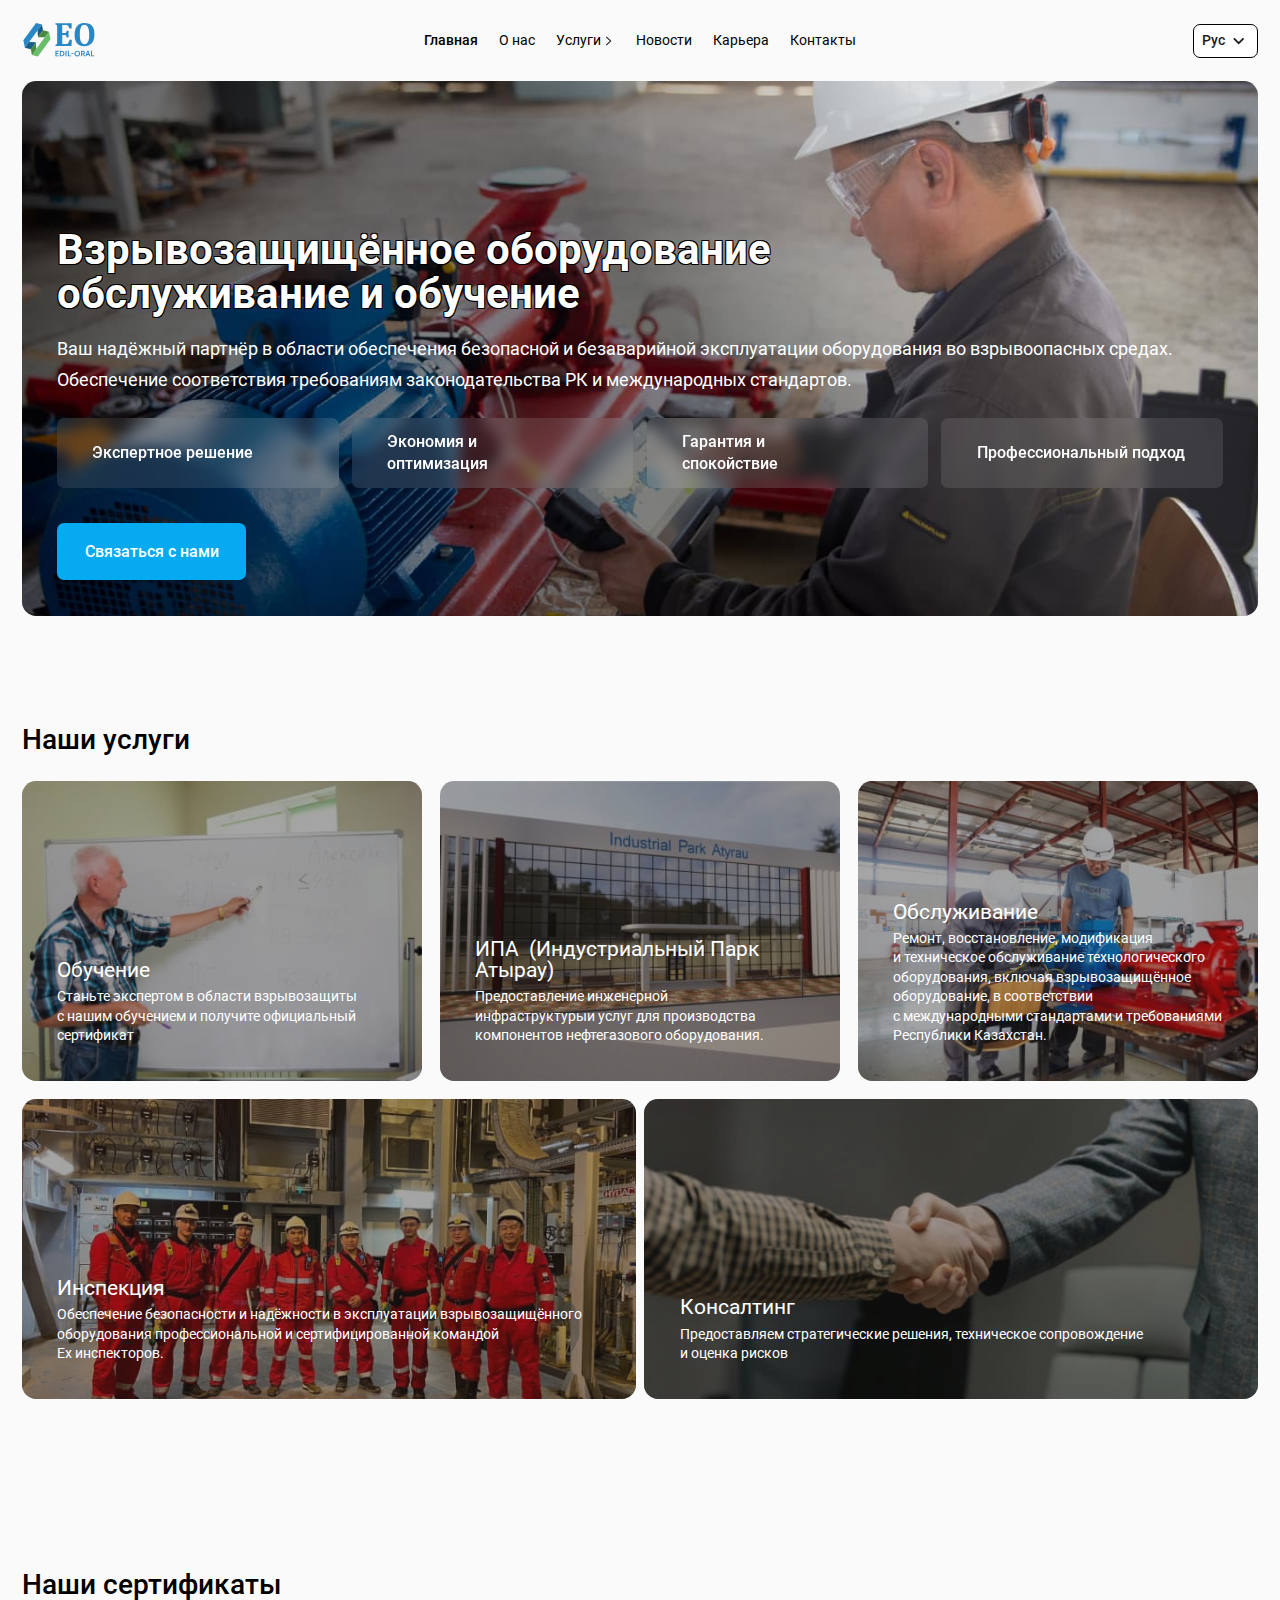
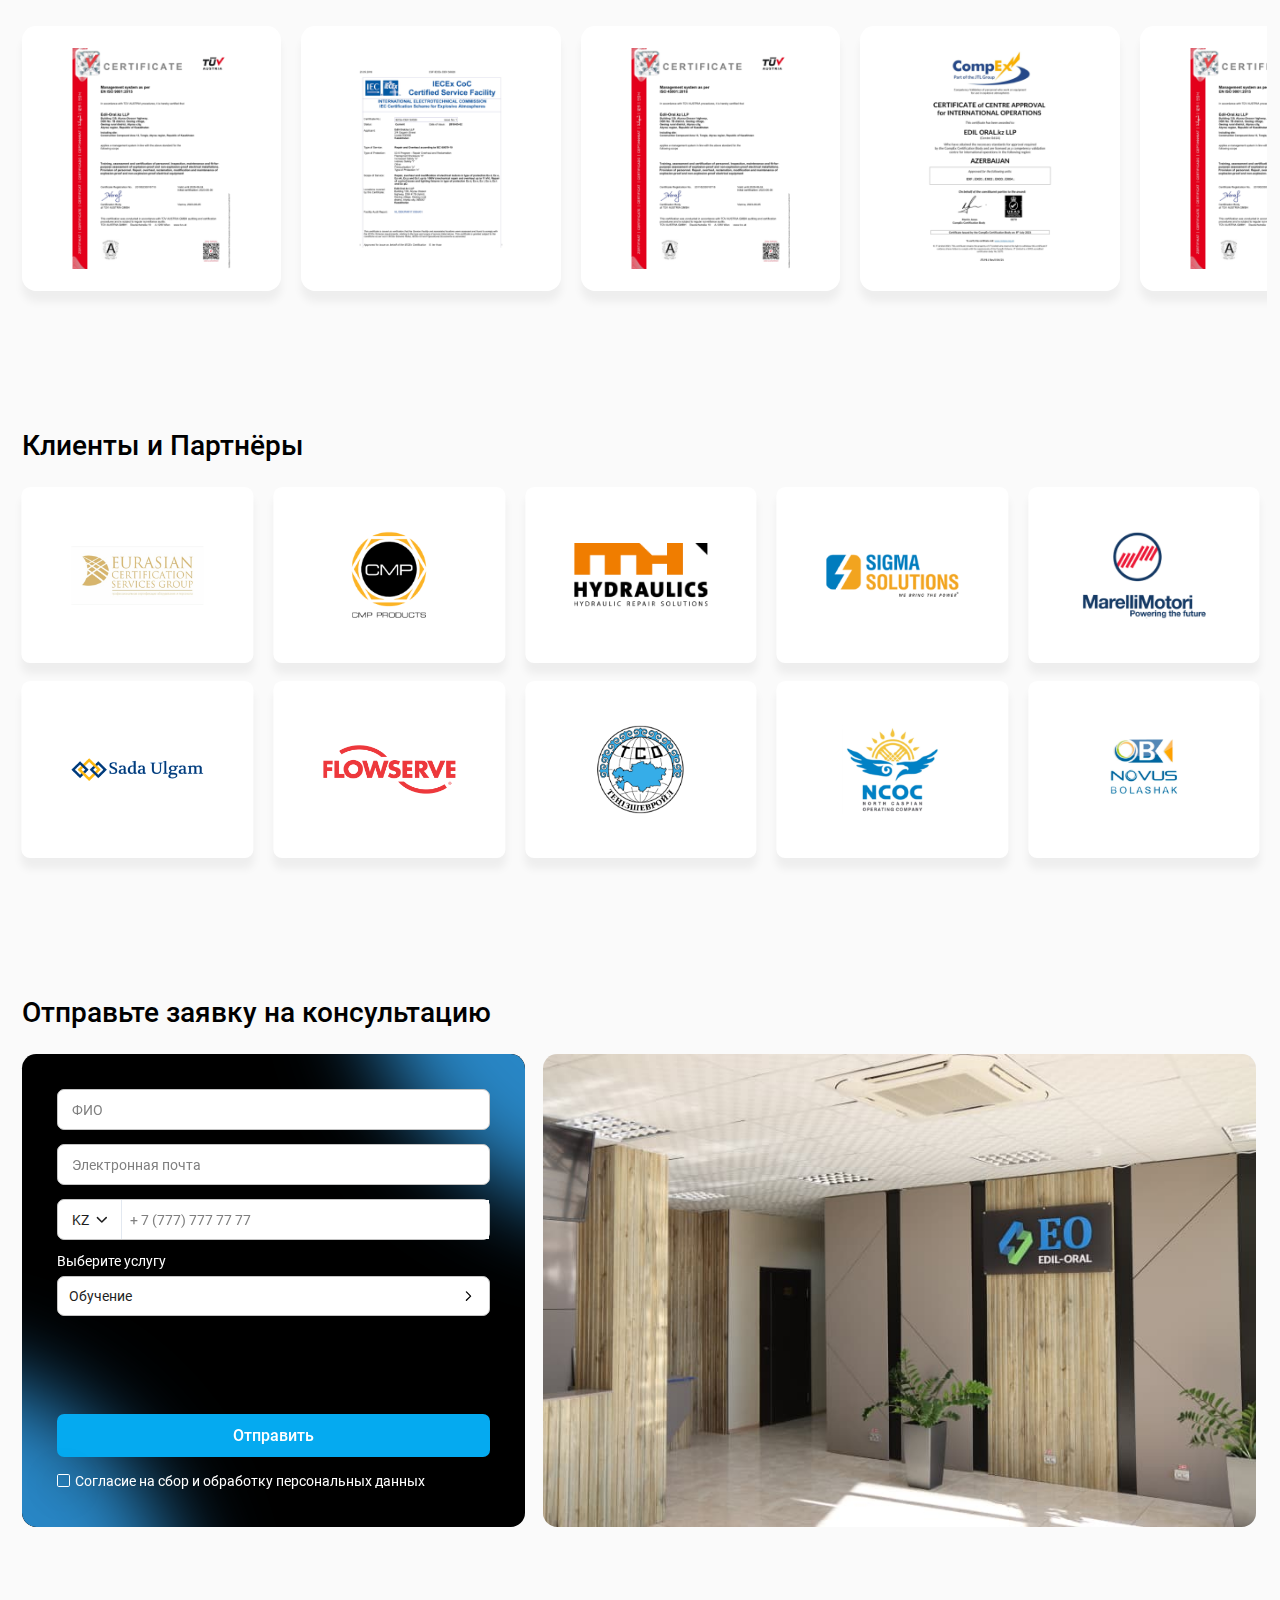
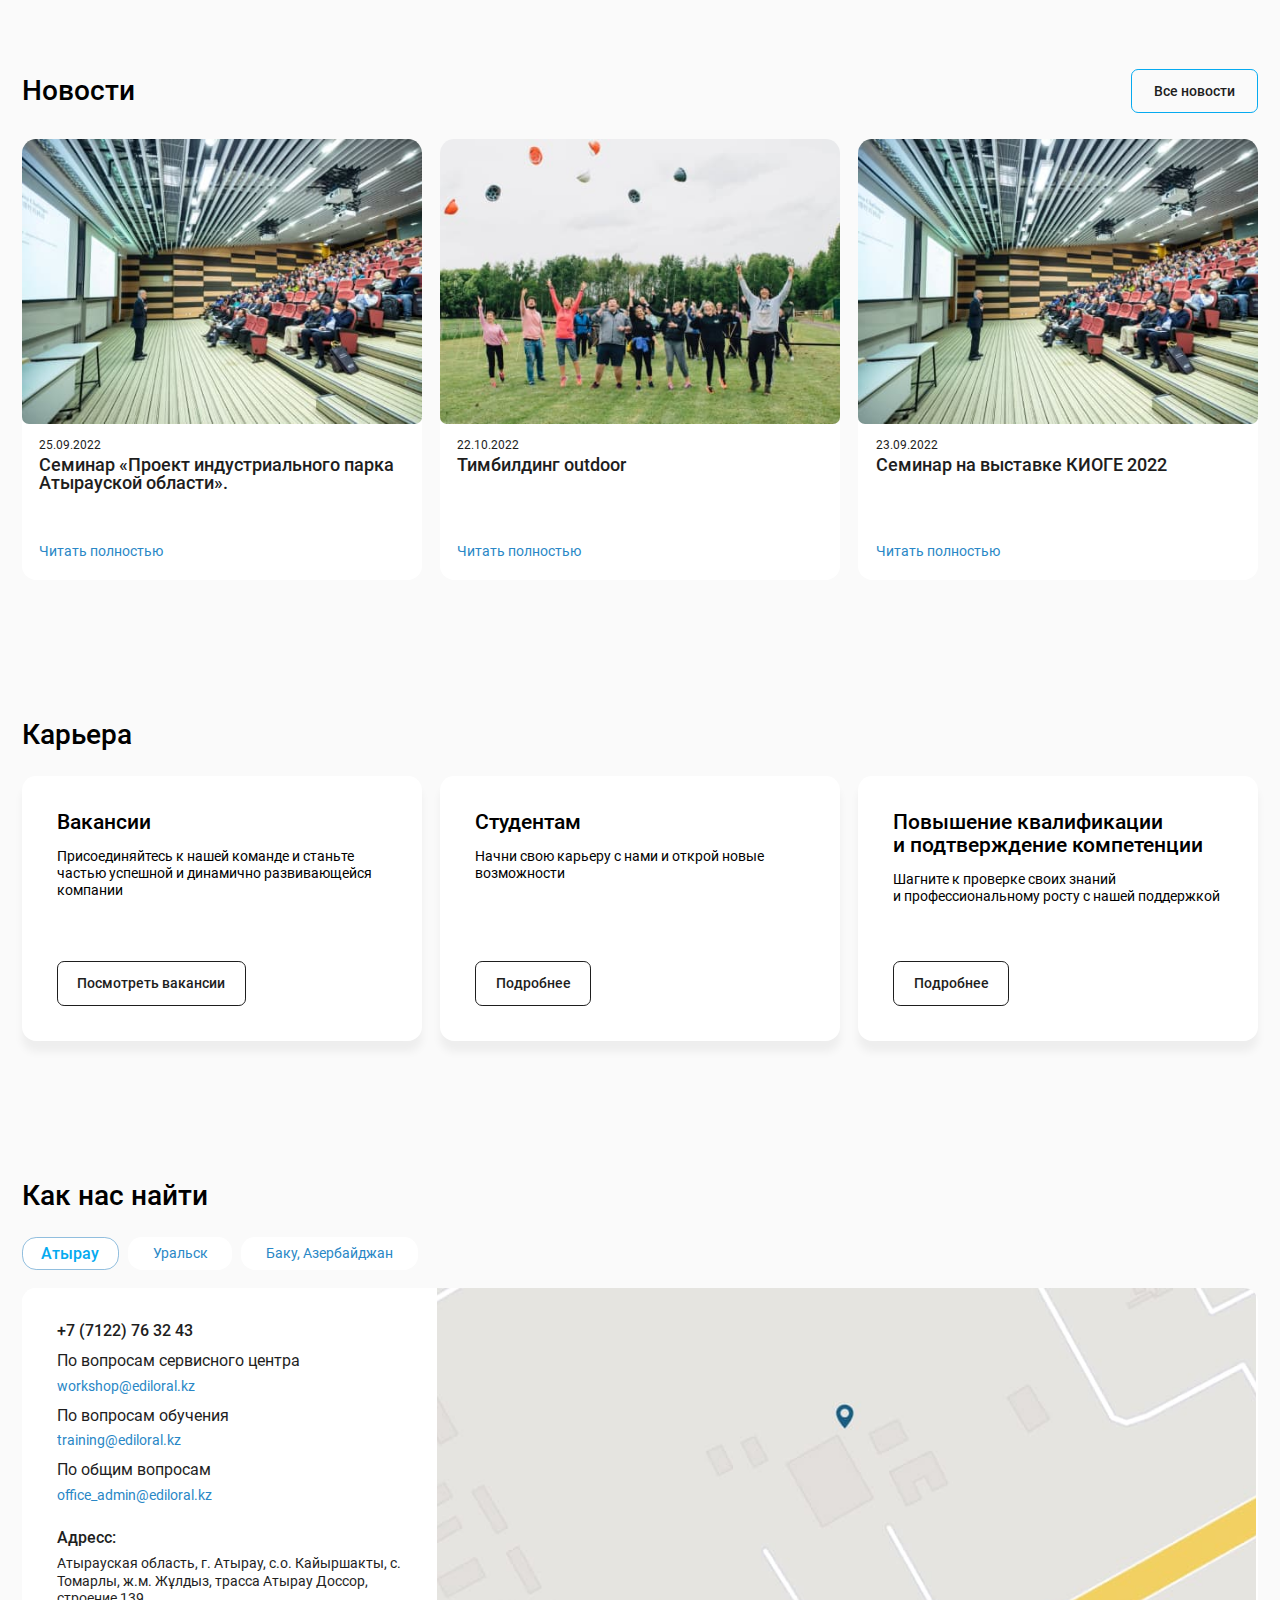
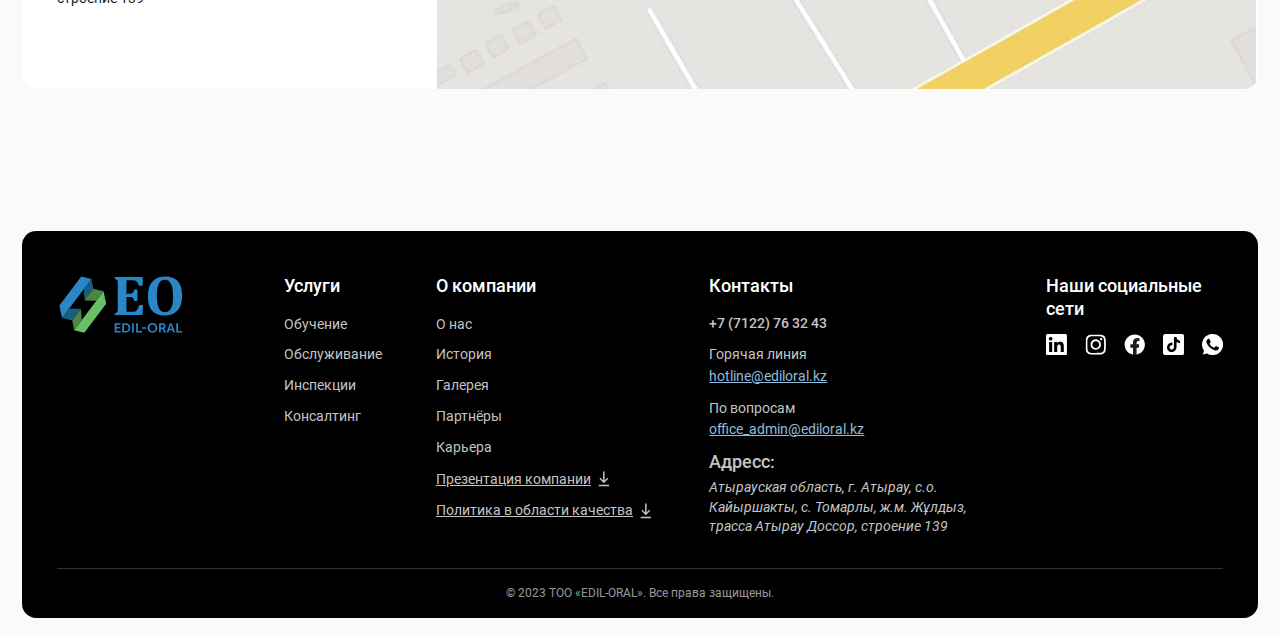
<file: index.html>
<!DOCTYPE html>
<html lang="ru">

<head>
    <meta charset="UTF-8">
    <meta http-equiv="X-UA-Compatible" content="IE=edge">
    <meta name="viewport" content="width=device-width, initial-scale=1.0">
    <title>Home</title>
    <link rel="stylesheet" href="css/fancybox.css">
    <link rel="stylesheet" href="css/swiper.css">
    <link rel="stylesheet" href="css/style.min.css">
</head>

<body>

    <header class="header">
        <div class="container">
            <div class="header__inner">
                <a class="header__logo logo" href="#">
                    <img class="logo__img" src="images/logo.svg" alt="logo">
                </a>
                <div class="header__wrapper">
                    <nav class="header__menu menu">
                        <ul class="menu__list menu-list">
                            <li class="menu-list__item">
                                <a class="menu-list__link menu-list__link--active" href="#">
                                    Главная
                                </a>
                            </li>
                            <li class="menu-list__item">
                                <a class="menu-list__link" href="#">
                                    О нас
                                </a>
                            </li>
                            <li class="menu-list__item menu-list__item--sublist">
                                <div class="menu-list__point">
                                    <span>
                                        Услуги
                                    </span>
                                    <svg width="13" height="24" viewBox="0 0 13 24" fill="none"
                                        xmlns="http://www.w3.org/2000/svg">
                                        <g clip-path="url(#clip0_2426_5670)">
                                            <path fill-rule="evenodd" clip-rule="evenodd"
                                                d="M9.36126 11.6842C9.54625 11.8586 9.54625 12.1414 9.36126 12.3158L4.53192 16.8692C4.34693 17.0436 4.04705 17.0436 3.86207 16.8692L3.63874 16.6586C3.45375 16.4842 3.45375 16.2015 3.63874 16.027L7.90983 12L3.63874 7.97295C3.45375 7.79854 3.45375 7.5158 3.63874 7.34138L3.86207 7.13081C4.04705 6.9564 4.34693 6.9564 4.53192 7.13081L9.36126 11.6842Z"
                                                fill="#1E1E1E" />
                                        </g>
                                        <defs>
                                            <clipPath id="clip0_2426_5670">
                                                <rect width="24" height="12" fill="white"
                                                    transform="translate(0.5 24) rotate(-90)" />
                                            </clipPath>
                                        </defs>
                                    </svg>
                                </div>
                                <ul class="menu-list__sublist menu-sublist">
                                    <li class="menu-sublist__item">
                                        <a class="menu-sublist__link" href="#">
                                            Услуга 1
                                        </a>
                                    </li>
                                    <li class="menu-sublist__item">
                                        <a class="menu-sublist__link" href="#">
                                            Услуга 2
                                        </a>
                                    </li>
                                    <li class="menu-sublist__item">
                                        <a class="menu-sublist__link" href="#">
                                            Услуга 3
                                        </a>
                                    </li>
                                </ul>
                            </li>
                            <li class="menu-list__item">
                                <a class="menu-list__link" href="#">
                                    Новости
                                </a>
                            </li>
                            <li class="menu-list__item">
                                <a class="menu-list__link" href="#">
                                    Карьера
                                </a>
                            </li>
                            <li class="menu-list__item">
                                <a class="menu-list__link" href="#">
                                    Контакты
                                </a>
                            </li>
                        </ul>
                    </nav>
                    <div class="header__lang lang">
                        <div class="lang__inner">
                            <div class="lang__text">
                                Выбрать язык
                                <span>
                                    / Изменить
                                </span>
                            </div>
                            <div class="lang__current">
                                <span>
                                    Рус
                                </span>
                                <svg width="22" height="22" viewBox="0 0 22 22" fill="none"
                                    xmlns="http://www.w3.org/2000/svg">
                                    <path d="M16.5 8.25L11 13.75L5.5 8.25" stroke="#1E1E1E" stroke-width="2" />
                                </svg>
                            </div>
                        </div>
                        <ul class="lang__list lang-list">
                            <li class="lang-list__item">
                                <a class="lang-list__link" href="#">
                                    <span>
                                        Рус
                                    </span>
                                    <?xml version="1.0" encoding="UTF-8"?><svg xmlns="http://www.w3.org/2000/svg"
                                        viewBox="0 0 9 6" width="900" height="600">
                                        <rect fill="#fff" width="9" height="3" />
                                        <rect fill="#d52b1e" y="3" width="9" height="3" />
                                        <rect fill="#0039a6" y="2" width="9" height="2" />
                                    </svg>
                                </a>
                            </li>
                            <li class="lang-list__item">
                                <a class="lang-list__link" href="#">
                                    <span>
                                        Кз
                                    </span>
                                    <?xml version="1.0" encoding="utf-8"?>
                                    <svg width="800px" height="800px" viewBox="0 0 36 36"
                                        xmlns="http://www.w3.org/2000/svg" xmlns:xlink="http://www.w3.org/1999/xlink"
                                        aria-hidden="true" role="img" class="iconify iconify--twemoji"
                                        preserveAspectRatio="xMidYMid meet">

                                        <path fill="#00AFCA"
                                            d="M36 27a4 4 0 0 1-4 4H4a4 4 0 0 1-4-4V9a4 4 0 0 1 4-4h28a4 4 0 0 1 4 4v18z">

                                        </path>

                                        <g fill="#FFCC4D">

                                            <circle cx="19.035" cy="16.513" r="2.865">

                                            </circle>

                                            <path
                                                d="M19.037 13.432c.17-.002.232-.109.232-.236c0-.17-.232-1.496-.232-1.496s-.236 1.326-.236 1.496c0 .127.064.236.236.236zm0 6.178c-.172.001-.236.108-.236.235c0 .171.236 1.479.236 1.479s.232-1.309.232-1.479c.001-.126-.062-.235-.232-.235zm-.801-.121c-.165-.042-.252.045-.285.168c-.044.164-.163 1.506-.163 1.506s.571-1.221.615-1.385c.034-.123-.001-.245-.167-.289zm1.6-5.968c.166.044.256-.044.289-.166c.044-.165.154-1.49.154-1.49s-.562 1.203-.607 1.369c-.033.122-.001.243.164.287zm-2.343 5.658c-.149-.083-.256-.022-.319.089c-.085.147-.547 1.412-.547 1.412s.867-1.031.952-1.178c.064-.111.063-.237-.086-.323zm3.089-5.351c.149.086.259.024.322-.086c.086-.148.535-1.398.535-1.398s-.856 1.017-.942 1.164c-.062.11-.062.235.085.32zm-3.727 4.862c-.122-.119-.241-.088-.331.002c-.12.121-.894 1.223-.894 1.223s1.105-.772 1.225-.891c.09-.09.122-.214 0-.334zm4.369-4.37c.122.121.243.09.333 0c.121-.12.879-1.213.879-1.213s-1.089.762-1.209.883c-.09.09-.123.21-.003.33zm-4.857 3.731c-.087-.146-.21-.146-.321-.083c-.148.085-1.18.949-1.18.949s1.267-.458 1.414-.543c.111-.064.173-.174.087-.323zm5.35-3.089c.087.149.213.15.322.087c.148-.086 1.163-.944 1.163-.944s-1.249.453-1.397.538c-.11.064-.172.171-.088.319zm-5.657 2.346c-.046-.164-.166-.196-.289-.164c-.164.044-1.385.612-1.385.612s1.342-.115 1.506-.159c.123-.034.212-.123.168-.289zm5.966-1.6c.046.166.166.2.289.167c.165-.044 1.368-.61 1.368-.61s-1.324.114-1.49.158c-.122.032-.211.121-.167.285zm-6.071.803c-.002-.17-.109-.232-.236-.232c-.17 0-1.496.232-1.496.232s1.326.236 1.496.236c.127 0 .236-.064.236-.236zm6.178 0c.001.172.108.236.235.236c.171 0 1.479-.236 1.479-.236s-1.309-.232-1.479-.232c-.127-.001-.235.062-.235.232zm-6.073-.797c.042-.165-.045-.252-.168-.285c-.164-.044-1.506-.163-1.506-.163s1.221.571 1.385.615c.123.033.245-.001.289-.167zm5.967 1.599c-.044.166.044.256.166.289c.165.044 1.49.154 1.49.154s-1.203-.563-1.369-.607c-.122-.032-.243-.001-.287.164zm-5.659-2.342c.083-.148.022-.256-.089-.319c-.147-.085-1.412-.547-1.412-.547s1.031.867 1.178.952c.111.064.237.062.323-.086zm5.351 3.089c-.086.149-.024.259.086.322c.147.086 1.398.535 1.398.535s-1.017-.855-1.164-.941c-.11-.063-.235-.063-.32.084zm-4.862-3.727c.119-.122.088-.241-.002-.331c-.121-.12-1.223-.894-1.223-.894s.772 1.105.891 1.225c.09.09.213.122.334 0zm4.37 4.369c-.121.122-.09.244 0 .333c.12.121 1.213.879 1.213.879s-.762-1.089-.883-1.21c-.09-.09-.21-.123-.33-.002zm-3.73-4.858c.145-.087.146-.21.083-.321c-.085-.147-.949-1.18-.949-1.18s.458 1.267.543 1.414c.063.111.174.173.323.087zm3.089 5.351c-.148.086-.15.211-.087.321c.086.148.944 1.163.944 1.163s-.453-1.25-.538-1.398c-.064-.109-.172-.172-.319-.086zm-2.347-5.658c.164-.046.196-.166.164-.289c-.044-.164-.612-1.385-.612-1.385s.115 1.342.159 1.506c.033.123.123.212.289.168zm1.6 5.967c-.166.046-.2.166-.167.289c.044.165.61 1.368.61 1.368s-.114-1.325-.158-1.489c-.032-.123-.121-.212-.285-.168z">

                                            </path>

                                        </g>

                                        <g fill="#FFCC4D">

                                            <path
                                                d="M21.846 23.645l-.037.016l-.041.006l-.031.006l-.057-.012l-.025-.01l-.023-.011l-.027-.017l-.045-.032l-.041-.033l-.023-.016l-.029-.012l-.02-.005h-.029l-.113.235l-.023.033l-.022.027l-.023.017l-.02.017l-.029.011h-.027l-.025-.011l-.035-.017l-.01-.017l-.012-.017l-.012-.022l-.012-.026l-.016-.083l-.033.027l-.031.039l-.062.094l-.037.049l-.039.038l-.021.023l-.027.017l-.027.012l-.033.01h-.016l-.029.006l-.027-.006l-.021-.01l-.064-.077l-.072-.077l-.049.077l-.057.065l-.027.027l-.025.027l-.027.022l-.051.028l-.027.006h-.027l-.023-.006l-.022-.012l-.016-.017l-.021-.026a2.5 2.5 0 0 0-.045-.121l-.006-.028l-.01-.021l-.012-.011h-.012l-.148.242l-.021.021l-.039.017l-.086.021h-.051l-.039-.011l-.012-.006l-.016-.017l-.004-.01v-.022l.02-.242l-.016.006l-.043.021a3.434 3.434 0 0 0-.115.126l-.049.061l-.061.051l-.057.043l-.032.018l-.066.01l-.027-.006l-.012-.004l-.011-.012l-.006-.017V24.1l.006-.07l.017-.111l-.011-.065l-.023-.038l-.033.049l-.054.071a4.69 4.69 0 0 1-.138.144a1.352 1.352 0 0 0-.077.055l-.06.021l-.012-.006h-.017l-.012-.01l-.004-.006l-.012-.017l-.004-.017v-.021l-.006-.028l.006-.208c-.1.068-.201.134-.303.197l-.038.017l-.043.022c-.041.01-.081.02-.121.032h-.04l-.037-.005l-.034-.012l.017-.044l.033-.077l.021-.032l.024-.033l.021-.033l.056-.055l.061-.043l.07-.045l.072-.033l.083-.027l.082-.021l.187-.033l.093-.012c.276-.016.553-.018.829-.016l.303-.017l.094-.011l.174-.033l.084-.023l.078-.032l.072-.033c.038-.03.077-.06.117-.088l.053-.062l-.057-.109l.045-.006l.043-.01l.045-.022l.037-.028l.016-.01l.018-.017l.012-.022l.012-.016l.004-.022v-.038l-.012-.022l.094-.017l.1-.011l.105-.006h.109c.153.006.305.015.457.027c.23.028.461.05.692.072l.207.011v.076l-.004.034l-.012.032l-.01.033l-.012.027l-.016.022c-.019.022-.04.044-.061.065l-.049.032l-.053.022l-.053.012l-.061.011l-.117-.011l-.061-.017l-.053-.028l-.057-.027l-.043-.039l-.043-.043v.094c-.008.061-.018.121-.027.182l-.021.057l-.012.023l-.016.016l-.012.017l-.014.01m-4.418-.517l.125.055a1.45 1.45 0 0 1 .077-.06l.049-.026l.044-.028l.165-.066l.142-.066l.072-.027l.122-.065l.049-.034c.124-.081.249-.161.374-.24l.109-.077l.083-.066c.082-.074.162-.149.242-.225l.033-.022l.038-.022a3.49 3.49 0 0 1 .138-.066l.093-.032c.186-.051.375-.091.565-.121c.194-.023.388-.049.582-.071l.258-.044c.064-.018.128-.034.193-.049l.066-.083l.106-.115l.072-.071l.08-.067l.094-.071l.109-.072l.166-.098c.119-.06.237-.12.355-.182c.21-.098.417-.202.623-.308l.098-.066l.027-.083l.039-.081l.049-.083l.127-.17c.058-.062.114-.124.17-.188c.068-.066.138-.13.209-.192l.106-.087l.053-.039l.057-.038c.04-.023.08-.045.121-.066l.061-.028l.059-.021l.129-.034l.064-.004l.061-.006l.064.006l.061.01l-.004.066l-.016.065l-.049.138l-.041.071l-.049.072l-.06.076l-.072.077l.057-.006l.049-.011l.039-.012l.037-.016l.072-.022l.103-.011l.006.039v.038l-.006.038l-.01.033l-.016.033l-.023.033l-.021.026l-.027.028a7.797 7.797 0 0 1-.231.214l.065.006c.048.015.096.03.145.043l.053.012l-.064.05a5.026 5.026 0 0 1-.154.099l-.176.099l-.088.055l-.088.061l-.082.066l.037.005l.051.022l.022.006l.021.011l.018.005l.016-.005l-.109.061a7.605 7.605 0 0 0-.203.099l-.084.05l-.016.017l-.01.017l-.012.016l.004.022l.012.017l.021.016l.02.018l-.008.021l-.012.018l-.021.016l-.02.017l-.053.026l-.064.028l-.125.044l-.078.039l.109.109l-.039.038l-.037.028l-.033.017l-.039.016l-.076.011h-.108l.012.05l.016.049l.023.111a4.474 4.474 0 0 1-.209.153l-.127.082l-.141.082l-.084.039l-.082.038a4.68 4.68 0 0 1-.281.099l-.213.045l-.117.017c.127.004.254.006.381.005l.312-.033l.137-.027l.121-.033c.08-.027.158-.057.236-.088l.152-.07l.15-.083l.141-.089l.15-.087l-.09-.044l-.086-.027l-.041-.019c-.031-.015-.062-.03-.094-.043l-.051-.028l.043-.032l.053-.022l.057-.021c.066-.016.133-.031.199-.045c.086-.009.172-.02.258-.032l.109-.011l.084-.021l.022-.012l.016-.017l-.004-.006l-.012-.011l-.016-.006l-.021-.01l-.061-.012l-.078-.011l-.076-.006l-.076-.011l-.068-.017l-.041-.017l.537-.12l.094-.028c.041-.015.081-.032.121-.049l.053-.034l.023-.021l-.006-.005l-.01-.012l-.051-.011l-.07-.006h-.084c-.057-.004-.113-.008-.17-.01l-.07-.012l-.045-.011l.078-.032c.116-.036.234-.069.352-.1c.067-.023.135-.046.203-.066l.104-.044l.049-.027l.045-.027l.016-.017l.017-.022l.016-.016l.006-.017l-.006-.017l-.016-.012l-.017-.004h-.152l-.072.004h-.098l-.029-.004l-.019-.012l-.024-.011c.2-.132.402-.263.605-.391l.158-.11a3.25 3.25 0 0 0 .125-.109l.049-.055l.045-.055l.033-.06l.027-.06l.016-.067v-.071h-.037l-.039.006l-.086.032a5.447 5.447 0 0 1-.232.138l-.043.028l-.051.021l-.049.017l-.045.011l-.043.006H24.5l-.043-.017l.133-.099c.107-.091.213-.183.318-.275a9.94 9.94 0 0 0 .34-.341l.158-.176c.047-.062.095-.122.144-.182c.039-.056.078-.113.115-.17l.012-.021l.004-.017l-.004-.023l-.006-.016l-.006-.018l-.016-.011l-.017-.017l-.016-.006l-.021-.01l-.024-.006h-.043l-.021.006l-.029.004l-.016.018l-.023.017c-.112.112-.223.226-.332.341l-.133.126a19.54 19.54 0 0 1-.264.226a3.428 3.428 0 0 1-.127.082l-.121.061l.037-.033c.04-.038.079-.076.117-.115c.141-.162.276-.33.406-.5l.254-.357l.068-.12l.068-.11l.055-.1l.043-.094l.027-.076l.006-.027v-.044l-.006-.017l-.02-.033l-.012-.011l-.018-.005l-.031-.018l-.041-.011h-.075l-.021.006l-.016.005l-.023.012l-.016.016l-.045.039a4.24 4.24 0 0 0-.143.182c-.11.172-.226.34-.346.505l-.139.165l-.07.072l-.076.066l.098-.183l.154-.323l.1-.236l.043-.121l.076-.248c.019-.08.036-.16.051-.241c.007-.075.013-.15.018-.226l-.008-.055l-.004-.049l-.006-.051l-.016-.064l-.012-.018l-.027-.027l-.037-.016l-.041-.012h-.037l-.035.006l-.01.006l-.016.004l-.006.012c-.099.312-.174.63-.26.945c-.032.088-.064.176-.098.264l-.082.159l-.051.071l.033-.158c.016-.092.03-.183.043-.275l.023-.226l.006-.094a3.445 3.445 0 0 0-.012-.143l-.01-.055l-.016-.044l-.023-.033l-.012-.011l-.033-.011l-.016-.006h-.018l-.016.006l-.045.011l-.043.022c-.034.17-.075.339-.121.506a6.14 6.14 0 0 1-.23.62a7.493 7.493 0 0 1-.188.368l-.121.209l-.131.197a8.785 8.785 0 0 1-.273.362c-.092.104-.186.206-.281.308c-.099.097-.2.193-.303.287c-.106.088-.213.173-.322.257a7.463 7.463 0 0 1-.408.275l-.242.142l-.385.177l-.396.142l-.328.1l-.34.076l-.17.028l-.348.044l-.176.011l-.017.006l-.017.005l-.033.018l-.037.026a4.543 4.543 0 0 0-.127.115l-.088.089l-.319.356l-.121.121l-.142.109l-.056.038l-.055.034l-.12.055c-.186.076-.375.145-.562.22l-.049.027l-.044.023l-.032.021l-.061.061l-.017.027l-.012.027l-.004.039v.028">

                                            </path>

                                            <path
                                                d="M19.441 23.375l.092.012l.045.017l.01.005v.006h-.01l-.012.005l-.088.017h-.07l-.23-.017l-.583-.011c-.154.002-.308.006-.462.011c-.136.01-.271.021-.407.033l-.105.017l-.093.021c-.022.008-.043.016-.065.022l-.028.012l-.022.017l.01-.056l.024-.056l-.077.022l-.066.033l-.026.017l-.023.022l-.017.026l-.004.028l-.016-.038l-.012-.034a.808.808 0 0 0-.012-.071c.006-.029.012-.058.016-.087l.018-.028l.01-.022l.023-.026l.044-.044l.06-.039l.068-.038a.503.503 0 0 0 .114.049a.322.322 0 0 0 .117-.011c.061.054.219.043.241-.055a.24.24 0 0 0 0-.11l.066-.005l.077-.012l.17-.044l.089-.017l.082-.021l.077-.011l.065-.006l-.027.023l-.143.109l-.054.038l.07.018l.061.011l-.13.148l-.034.044l.043.017l.044.012l.05.011h.099l.098-.022l.039-.023l.045.023l.044.017c.028.008.057.016.086.022c.068.007.136.015.205.021h.414m-.501-1.672l-.049.099l-.056.127a2.618 2.618 0 0 0-.081.158l-.028.028l-.065-.055l-.072-.05l-.077-.039l-.081-.032l-.177-.045l-.087-.016a6.75 6.75 0 0 0-.286-.027a5.971 5.971 0 0 1-.379-.018l-.176-.021l-.099-.017l-.093-.021l-.098-.034l-.083-.043l-.061-.04l-.126-.093c-.184-.173-.366-.348-.555-.517l-.109-.076l-.05-.022l-.052-.016l-.093-.021a4.505 4.505 0 0 0-.164-.055a4.336 4.336 0 0 0-.155-.071a3.155 3.155 0 0 1-.263-.182l-.055-.051l-.109-.109l-.105-.115c-.173-.211-.336-.429-.505-.643a9.824 9.824 0 0 0-.247-.253l-.071-.065l-.072-.06l-.158-.115l-.016.005l-.018.017l-.017.022c-.01.025-.018.051-.026.077l-.006.022l-.04-.018l-.033-.017l-.04-.017l-.033-.011h-.071l-.039.011l-.038.017c.03.038.059.076.087.115l.049.077l.089.17l.032.083l.012.044l.012.033l.005.038v.032h-.296l.043.066c.033.045.068.089.103.132l.182.182l.061.049l.056.039a3.445 3.445 0 0 1-.143.012l-.144.016l.049.045c.043.03.085.061.127.093l.071.049l.072.044l.071.039l.066.022l.061.016l.049.011l.016.006l.012.012l.004.005v.021l-.016.045l-.004.032l-.007.022v.016l.007.028l.004.022l.012.01l.016.012l.021.011l.028.006l.056.022l.027.01l.022.017l.005.006v.011l-.005.006l-.044.032l-.022.022l-.022.027v.023l-.005.022l.011.059l.192.066l.044.01l.044.018l.033.017l.028.017l-.182.143l.049.044l.061.033l.077.038c.055.02.11.038.166.056l.082.016l.072.017h.065l-.061.044l-.077.049l-.082.045l-.061.044l.055.038c.167.086.338.166.512.237c.304.124.615.232.928.329c.07.017.139.035.208.055l.088.017l-.177-.017a7.468 7.468 0 0 1-.329-.05l-.154-.033l-.303-.087l-.142-.05c-.38-.148-.751-.318-1.132-.462l.028-.016l.077-.028l.049-.011c.067-.02.132-.042.198-.066a7.444 7.444 0 0 1-.391-.07a4.739 4.739 0 0 0-.203-.061l-.039-.017l-.033-.017l-.027-.018l-.018-.016v-.005l.006-.006l.017-.006l.016-.011l.044-.017l.192-.056l.111-.038c-.159-.03-.319-.057-.479-.082l-.077-.018l-.061-.021l-.022-.012l-.021-.017l-.018-.01l-.011-.018l.017-.011l.049-.011c.051-.008.103-.017.154-.027l.088-.011c.05-.014.099-.029.148-.045l.023-.016l.022-.018l-.087-.033l-.056-.01l-.055-.012l-.252-.033l-.066-.016l-.061-.012l-.121-.043l-.056-.028l-.045-.032l-.044-.039l-.033-.049l.012-.006l.021-.006h.028l.044.006l.209.011l.122.012h.153l.043-.006l.034-.011l.022-.012a9.196 9.196 0 0 1-.308-.132a6.414 6.414 0 0 0-.204-.099l-.208-.109l-.099-.061a7.586 7.586 0 0 1-.181-.132l-.077-.066l-.034-.038l-.034-.033l-.021-.033l-.023-.039l-.022-.032l-.012-.038l-.009-.071h.037l.044.005l.044.018l.044.016l.087.055l.099.055l.044.028l.049.026l.049.022l.044.017l.049.012l.044.005h.05l.043-.017l-.13-.1a13.893 13.893 0 0 1-.319-.273a8.748 8.748 0 0 1-.501-.518l-.07-.093l-.072-.088a7.298 7.298 0 0 1-.116-.171l-.01-.022v-.038l.005-.017l.005-.016l.017-.011l.016-.017l.018-.012l.021-.006l.022-.004h.044l.027.004l.024.006l.021.017c.119.118.236.237.351.358c.127.122.259.24.396.352l.126.081l.065.034l.061.021l-.043-.027l-.115-.115c-.141-.162-.275-.33-.407-.5a10.5 10.5 0 0 1-.171-.242a7.343 7.343 0 0 0-.154-.236a5.403 5.403 0 0 1-.121-.209a5.052 5.052 0 0 0-.07-.17l-.007-.027v-.045l.007-.016l.021-.033l.012-.012l.017-.01l.071-.023h.077l.022.005l.016.006l.022.012l.061.055l.143.182c.112.172.23.34.352.505l.13.165l.072.071l.077.066a13.15 13.15 0 0 1-.252-.504a9.786 9.786 0 0 1-.099-.236l-.044-.121a4.433 4.433 0 0 0-.077-.248l-.027-.121l-.02-.123l-.012-.115l-.005-.109l.005-.055l.007-.05l.005-.05l.011-.049l.011-.018l.006-.016l.016-.018l.011-.01l.038-.017l.039-.01h.038l.033.006l.016.004l.012.006l.006.012l.006.016c.094.307.171.619.252.93c.032.087.065.173.1.258l.038.082l.044.077l.049.077l-.032-.16a5.974 5.974 0 0 0-.044-.273a8.572 8.572 0 0 1-.027-.319l.011-.143l.011-.056l.017-.043l.022-.033l.011-.012l.016-.011l.016-.005h.05l.045.016l.043.022l.077.346c.028.105.059.21.093.313c.056.157.117.313.182.467l.077.159l.11.21l.12.208l.133.198l.142.197l.133.165c.092.104.185.207.28.308c.099.097.2.192.303.285l.159.133c.146.114.296.222.451.324c.121.072.244.142.368.209l.378.182c.192.076.386.146.582.208c.192.051.387.095.583.132c.263.042.533.067.804.078">

                                            </path>
                                        </g>
                                        <g fill="#FFCC4D">
                                            <path
                                                d="M3.457 28.522s-.237.197-.317.098c-.129-.16.397-.959.397-1.241c0-.461-.309-.589-.689-.654c-.256-.044-.671.019-.671.019c.078.105.129.138.261.144a.554.554 0 0 0-.296.501c0 .396.164.56.164 1.009c0 .249-.204.565-.204.565c.36-.036.54-.369.438-.637a.174.174 0 0 1 .154.047c.026-.073-.015-.16-.071-.233c.045-.023.078-.009.149.005c-.007-.076-.053-.156-.164-.232c.324.083.523-.142.523-.378c0-.18-.125-.308-.248-.308a.256.256 0 0 0-.131.041c-.023-.048-.011-.114.012-.163c-.089.023-.146.076-.105.188a.22.22 0 0 0-.161.074a.192.192 0 0 0 .161.072c-.05.104.006.163.087.209c0 0-.052-.209.081-.209c.06 0 .114.021.114.108c0 .075-.067.181-.221.175c-.155-.007-.28-.107-.28-.352c0-.229.183-.342.424-.349c.218-.007.382.111.382.336c0 .298-.432.98-.432 1.246c0 .2.179.311.355.311c.228 0 .42-.226.42-.226l-.132-.166zm-.05-5.402c0-.498.448-.755.8-.755c.474 0 .727.284.727.654c0 .212-.039.344-.136.545l-1.087 2.257a.67.67 0 0 0-.051.3c0 .202.197.368.403.373c.187.005.392-.175.392-.38c0-.249-.128-.359-.261-.359c-.163 0-.228.066-.228.181c0 .081.039.115.094.115c.14 0 .101-.188.101-.188a.13.13 0 0 1 .094.176a.247.247 0 0 1 .135.079a.248.248 0 0 1-.135.074c.033.108-.011.161-.105.184a.193.193 0 0 0 .013-.116c-.149.042-.377-.024-.377-.282c0-.256.177-.471.51-.418c-.08-.036-.119-.113-.127-.201c.06.025.127.028.127.028c-.039-.068-.093-.127-.091-.263c.062.029.119.08.198.047c-.124-.243.028-.577.416-.658a.8.8 0 0 0-.211.524c0 .58.162.676.162 1.078a.596.596 0 0 1-.258.474v-.007c.112.03.185.087.227.162c-.259.073-.636.072-.837-.007a.62.62 0 0 1-.443-.295a.897.897 0 0 1 0-.714c.154-.321.88-1.86 1.106-2.345a.77.77 0 0 0 .077-.33c0-.295-.271-.399-.425-.399c-.185 0-.373.142-.373.316c0 .112.061.178.147.178c.209 0 .196-.177.154-.289c.129.06.205.162.184.272c.074.01.144.045.208.117c-.051.066-.113.114-.208.115c.042.17-.072.242-.184.281c.035-.124.058-.269-.154-.269c-.155 0-.277-.027-.348-.128c-.005.135-.018.665-.018.665c-.008.2.267.194.442.135c-.067.23-.202.355-.517.323a.247.247 0 0 1 .158.241c0 .188-.152.395-.251.457l-.05-1.948z">

                                            </path>
                                            <path
                                                d="M3.506 23.12c0-.498-.448-.755-.8-.755c-.474 0-.727.284-.727.654c0 .212.039.344.136.545l1.087 2.257a.67.67 0 0 1 .05.3c0 .202-.197.368-.402.373c-.188.005-.392-.175-.392-.38c0-.249.128-.359.261-.359c.163 0 .228.066.228.181c0 .081-.039.115-.094.115c-.14 0-.101-.188-.101-.188a.13.13 0 0 0-.094.176a.247.247 0 0 0-.135.079a.248.248 0 0 0 .135.074c-.032.108.012.161.106.183a.193.193 0 0 1-.013-.116c.149.042.377-.024.377-.282c0-.256-.177-.471-.509-.418c.079-.036.119-.113.126-.201a.423.423 0 0 1-.126.028c.038-.068.092-.127.09-.263c-.062.029-.118.08-.198.047c.124-.243-.028-.577-.416-.658a.8.8 0 0 1 .211.524c0 .58-.161.676-.161 1.078c0 .168.087.351.258.474v-.007a.343.343 0 0 0-.227.162c.259.073.635.072.837-.007a.62.62 0 0 0 .443-.295a.897.897 0 0 0 0-.714c-.154-.321-.88-1.86-1.106-2.345a.77.77 0 0 1-.077-.33c0-.295.271-.399.425-.399c.185 0 .373.142.373.316c0 .112-.061.178-.147.178c-.209 0-.196-.177-.155-.289c-.129.06-.205.162-.184.272a.337.337 0 0 0-.208.117c.051.066.113.114.208.115c-.042.17.072.242.184.281c-.035-.124-.058-.269.155-.269c.155 0 .277-.027.348-.128l.018.665c.008.2-.268.194-.443.135c.066.229.202.354.516.322a.247.247 0 0 0-.158.241c0 .188.151.395.251.457l.05-1.946zm-.049 5.402s.237.197.317.098c.129-.16-.397-.959-.397-1.241c0-.461.309-.589.689-.654c.256-.044.672.019.672.019c-.079.105-.129.138-.261.144a.555.555 0 0 1 .296.501c0 .396-.164.56-.164 1.009c0 .249.204.565.204.565c-.36-.036-.54-.369-.438-.637a.176.176 0 0 0-.154.047c-.026-.073.016-.16.071-.233c-.045-.023-.078-.009-.149.005c.007-.076.052-.156.164-.232c-.324.083-.523-.142-.523-.378c0-.18.125-.308.248-.308c.04 0 .098.017.131.041c.023-.048.011-.114-.013-.163c.09.023.146.076.106.188a.221.221 0 0 1 .161.074a.192.192 0 0 1-.161.072c.05.104-.006.163-.087.209c0 0 .052-.209-.081-.209c-.06 0-.114.021-.114.108c0 .075.067.181.221.175c.154-.007.279-.107.279-.352c0-.229-.183-.342-.424-.349c-.218-.007-.382.111-.382.336c0 .298.432.98.432 1.246c0 .2-.179.311-.355.311c-.228 0-.42-.226-.42-.226l.132-.166zm-.05-14.145c0-.5.448-.756.8-.756c.474 0 .727.284.727.655c0 .211-.039.343-.136.544l-1.087 2.258a.664.664 0 0 0-.051.299c0 .203.197.368.403.374c.187.004.392-.176.392-.38c0-.248-.128-.359-.261-.359c-.163 0-.228.067-.228.182c0 .079.039.114.094.114c.14 0 .101-.188.101-.188a.129.129 0 0 1 .094.174a.25.25 0 0 1 .135.08a.255.255 0 0 1-.135.075c.033.108-.011.16-.105.183a.192.192 0 0 0 .013-.116c-.149.042-.377-.024-.377-.282c0-.255.177-.47.51-.417c-.08-.038-.119-.115-.127-.201c.06.024.127.026.127.026c-.039-.068-.093-.127-.091-.262c.062.028.119.08.198.047c-.124-.244.028-.579.416-.658a.804.804 0 0 0-.211.524c0 .579.162.676.162 1.079c0 .168-.087.35-.258.474v-.007c.11.03.182.085.225.161c-.259.074-.636.072-.837-.007a.623.623 0 0 1-.443-.295a.892.892 0 0 1 0-.712c.154-.322.88-1.861 1.106-2.346a.787.787 0 0 0 .077-.33c0-.296-.271-.4-.425-.4c-.185 0-.373.141-.373.315c0 .112.061.179.147.179c.209 0 .196-.178.154-.289c.129.058.205.162.184.272c.074.01.144.044.208.118c-.051.064-.113.112-.208.114c.042.171-.072.243-.184.282c.035-.124.058-.268-.154-.268c-.155 0-.277-.027-.348-.127c-.005.134-.018.665-.018.665c-.008.199.267.194.442.134c-.065.23-.2.354-.515.322a.248.248 0 0 1 .158.242c0 .187-.152.395-.251.456l-.05-1.948z">

                                            </path>
                                            <path
                                                d="M3.506 14.377c0-.5-.448-.756-.8-.756c-.474 0-.727.284-.727.655c0 .211.039.343.136.544l1.087 2.258c.038.079.05.168.05.299c0 .203-.197.368-.402.374c-.188.004-.392-.176-.392-.38c0-.248.128-.359.261-.359c.163 0 .228.067.228.182c0 .079-.039.114-.094.114c-.14 0-.101-.188-.101-.188a.128.128 0 0 0-.094.174a.25.25 0 0 0-.135.08a.255.255 0 0 0 .135.075c-.032.108.011.16.105.183a.192.192 0 0 1-.013-.116c.149.042.377-.024.377-.282c0-.255-.177-.47-.509-.417c.079-.038.119-.115.126-.201c-.06.024-.126.026-.126.026c.038-.068.092-.127.09-.262c-.062.028-.118.08-.198.047c.124-.244-.028-.579-.416-.658a.804.804 0 0 1 .211.524c0 .579-.161.676-.161 1.079c0 .168.087.35.258.474v-.007c-.111.03-.184.085-.225.161c.259.074.635.072.837-.007a.623.623 0 0 0 .443-.295a.892.892 0 0 0 0-.712c-.154-.322-.88-1.861-1.106-2.346a.768.768 0 0 1-.077-.329c0-.296.271-.4.425-.4c.185 0 .373.141.373.315c0 .112-.061.179-.147.179c-.209 0-.196-.178-.155-.289c-.129.058-.205.162-.184.272a.33.33 0 0 0-.208.118c.051.064.113.112.208.114c-.042.171.072.243.184.282c-.035-.124-.058-.268.155-.268c.155 0 .277-.027.348-.127l.017.663c.008.199-.268.194-.443.134c.066.23.202.354.516.323a.248.248 0 0 0-.158.242c0 .187.151.395.251.456l.05-1.948z">

                                            </path>
                                            <path
                                                d="M3.506 12.879c0 .499-.448.756-.8.756c-.474 0-.727-.284-.727-.656c0-.21.039-.342.136-.544l1.087-2.258a.666.666 0 0 0 .05-.299c0-.202-.197-.368-.402-.373c-.188-.004-.392.175-.392.38c0 .249.128.359.261.359c.163 0 .228-.067.228-.182c0-.08-.039-.114-.094-.114c-.14 0-.101.188-.101.188a.129.129 0 0 1-.094-.175a.237.237 0 0 1-.135-.079a.26.26 0 0 1 .135-.074c-.032-.108.012-.16.106-.183a.192.192 0 0 0-.013.116c.149-.042.377.026.377.282c0 .255-.177.47-.509.417c.079.038.119.115.126.201a.46.46 0 0 0-.126-.026c.038.068.092.127.09.262c-.062-.028-.118-.08-.198-.047c.124.244-.028.579-.416.659a.807.807 0 0 0 .211-.525c0-.578-.161-.676-.161-1.078c0-.168.087-.35.258-.474v.007a.344.344 0 0 1-.226-.163c.259-.073.635-.072.837.008a.62.62 0 0 1 .443.296a.891.891 0 0 1 0 .712c-.154.322-.88 1.861-1.106 2.345a.765.765 0 0 0-.077.329c0 .297.271.4.425.4c.185 0 .373-.141.373-.316c0-.111-.061-.179-.147-.179c-.209 0-.196.177-.155.289c-.129-.058-.205-.162-.184-.272a.334.334 0 0 1-.208-.118c.051-.064.113-.113.208-.114c-.042-.17.072-.243.184-.283c-.035.125-.058.27.155.27c.155 0 .277.026.348.127l.018-.666c.008-.199-.268-.193-.443-.134c.066-.23.202-.354.516-.323a.248.248 0 0 1-.158-.242c0-.187.151-.395.251-.456l.049 1.95zm0 8.744c0 .499-.448.755-.8.755c-.474 0-.727-.283-.727-.654a1.1 1.1 0 0 1 .136-.544l1.087-2.258a.666.666 0 0 0 .05-.299c0-.203-.197-.368-.402-.373c-.188-.005-.392.175-.392.379c0 .248.128.359.261.359c.163 0 .228-.067.228-.182c0-.079-.039-.113-.094-.113c-.14 0-.101.188-.101.188a.13.13 0 0 1-.094-.175a.238.238 0 0 1-.135-.08a.254.254 0 0 1 .135-.074c-.032-.109.011-.161.105-.184a.192.192 0 0 0-.013.116c.149-.042.377.025.377.282c0 .255-.177.469-.509.417c.079.039.119.115.126.202c-.06-.023-.126-.027-.126-.027c.038.068.092.128.09.262c-.062-.028-.118-.08-.198-.047c.124.243-.028.58-.416.658a.802.802 0 0 0 .211-.524c0-.577-.161-.676-.161-1.078c0-.169.087-.351.258-.474v.006c-.111-.029-.184-.084-.225-.161c.259-.073.635-.072.837.008a.623.623 0 0 1 .443.295a.892.892 0 0 1 0 .712c-.154.322-.88 1.861-1.106 2.346a.761.761 0 0 0-.077.329c0 .296.271.399.425.399c.185 0 .373-.141.373-.316c0-.109-.061-.177-.147-.177c-.209 0-.196.177-.155.288c-.129-.058-.205-.163-.184-.272a.327.327 0 0 1-.208-.117a.272.272 0 0 1 .208-.115c-.042-.17.072-.241.184-.281c-.035.125-.058.269.155.269c.155 0 .277.026.348.128l.018-.666c.008-.198-.268-.193-.443-.134c.066-.229.202-.353.516-.322a.248.248 0 0 1-.158-.242c0-.187.151-.394.251-.456l.049 1.947z">

                                            </path>
                                            <path
                                                d="M3.407 21.623c0 .499.448.755.8.755c.474 0 .727-.283.727-.654a1.1 1.1 0 0 0-.136-.544l-1.087-2.258a.664.664 0 0 1-.051-.299c0-.203.197-.368.403-.373c.187-.005.392.175.392.379c0 .248-.128.359-.261.359c-.163 0-.228-.067-.228-.182c0-.079.039-.113.094-.113c.14 0 .101.188.101.188a.13.13 0 0 0 .094-.175a.238.238 0 0 0 .135-.08a.254.254 0 0 0-.135-.074c.033-.109-.011-.161-.105-.184c.019.042.019.08.013.116c-.149-.042-.377.025-.377.282c0 .255.177.469.51.417c-.08.039-.119.115-.127.202c.06-.023.127-.027.127-.027c-.039.068-.093.128-.091.262c.062-.028.119-.08.198-.047c-.124.243.028.58.416.658a.802.802 0 0 1-.211-.524c0-.577.162-.676.162-1.078a.594.594 0 0 0-.258-.474v.006a.341.341 0 0 0 .227-.162c-.259-.073-.636-.072-.837.008a.623.623 0 0 0-.443.295a.892.892 0 0 0 0 .712c.154.322.88 1.861 1.106 2.346c.048.102.077.21.077.329c0 .296-.271.399-.425.399c-.185 0-.373-.141-.373-.316c0-.109.061-.177.147-.177c.209 0 .196.177.154.288c.129-.058.205-.163.184-.272a.323.323 0 0 0 .208-.117a.272.272 0 0 0-.208-.115c.042-.17-.072-.241-.184-.281c.035.125.058.269-.154.269c-.155 0-.277.026-.348.128c-.005-.134-.018-.666-.018-.666c-.008-.198.267-.193.442-.134c-.067-.229-.202-.353-.517-.322a.248.248 0 0 0 .158-.242c0-.187-.152-.394-.251-.456l-.05 1.948zm.05-14.144s.237-.199.317-.1c.129.161-.397.96-.397 1.242c0 .462.309.587.689.653c.256.045.672-.018.672-.018c-.08-.105-.13-.136-.262-.144a.55.55 0 0 0 .296-.499c0-.398-.164-.562-.164-1.01c0-.249.204-.566.204-.566c-.36.037-.54.37-.438.637a.173.173 0 0 1-.153-.047c-.026.074.016.16.071.234c-.045.024-.078.009-.149-.006c.007.077.052.157.164.233c-.325-.084-.524.142-.524.379c0 .179.125.306.248.306c.04 0 .098-.016.131-.041c.023.049.011.115-.013.164c.09-.023.146-.077.106-.188a.233.233 0 0 0 .161-.074a.196.196 0 0 0-.162-.073c.05-.104-.006-.162-.087-.208c0 0 .052.208-.081.208c-.06 0-.114-.02-.114-.107c0-.076.067-.182.221-.175c.154.006.279.106.279.353c0 .227-.183.339-.424.347c-.217.006-.381-.112-.381-.336c0-.299.432-.979.432-1.246c0-.2-.179-.312-.355-.312c-.228 0-.42.226-.42.226l.133.168z">

                                            </path>
                                            <path
                                                d="M3.457 7.479s-.237-.199-.317-.1c-.13.162.397.961.397 1.243c0 .462-.309.587-.689.653c-.256.044-.671-.019-.671-.019c.078-.105.129-.136.261-.144a.549.549 0 0 1-.297-.499c0-.398.164-.562.164-1.01c0-.249-.204-.566-.204-.566c.36.037.54.37.438.637a.177.177 0 0 0 .154-.047c.026.074-.015.16-.071.234c.044.024.077.009.149-.006c-.007.077-.053.157-.164.233c.324-.084.523.142.523.379c0 .179-.125.306-.248.306a.247.247 0 0 1-.131-.041c-.022.05-.01.115.013.164c-.089-.023-.145-.077-.105-.187a.23.23 0 0 1-.161-.074a.194.194 0 0 1 .161-.074c-.05-.104.006-.162.087-.208c0 0-.052.208.081.208c.06 0 .114-.02.114-.107c0-.076-.067-.182-.221-.175c-.155.006-.28.106-.28.352c0 .227.183.339.424.347c.218.006.382-.111.382-.336c0-.299-.432-.979-.432-1.246c0-.2.179-.312.355-.312c.228 0 .42.226.42.226l-.132.169zm-.05 5.4c0 .499.448.756.8.756c.474 0 .727-.284.727-.656c0-.21-.039-.342-.136-.544l-1.087-2.258a.67.67 0 0 1-.05-.298c0-.202.197-.368.403-.373c.187-.004.392.175.392.38c0 .249-.128.359-.261.359c-.163 0-.228-.067-.228-.182c0-.08.039-.114.094-.114c.14 0 .101.188.101.188a.13.13 0 0 0 .094-.175a.242.242 0 0 0 .134-.08a.26.26 0 0 0-.136-.074c.033-.108-.011-.16-.105-.183c.019.042.019.08.013.116c-.149-.042-.377.025-.377.282c0 .255.177.47.51.417c-.08.038-.119.115-.127.201a.464.464 0 0 1 .127-.026c-.039.068-.093.127-.091.262c.062-.028.119-.08.198-.047c-.124.244.028.579.416.659a.807.807 0 0 1-.211-.525c0-.578.162-.676.162-1.078a.597.597 0 0 0-.258-.474v.007a.349.349 0 0 0 .227-.163c-.26-.072-.637-.071-.839.009a.615.615 0 0 0-.442.295a.891.891 0 0 0 0 .712c.154.322.88 1.861 1.106 2.345a.787.787 0 0 1 .077.329c0 .297-.271.4-.425.4c-.185 0-.373-.141-.373-.316c0-.111.061-.179.147-.179c.209 0 .196.177.154.289c.129-.058.205-.162.184-.272a.329.329 0 0 0 .208-.118c-.051-.064-.113-.113-.208-.114c.042-.17-.072-.243-.184-.283c.035.125.058.27-.154.27c-.155 0-.277.026-.348.127c-.005-.134-.018-.666-.018-.666c-.008-.199.267-.193.442-.134c-.065-.228-.2-.352-.515-.321a.248.248 0 0 0 .158-.242c0-.187-.152-.395-.251-.456l-.05 1.948z">

                                            </path>
                                        </g>
                                    </svg>
                                </a>
                            </li>
                        </ul>
                    </div>
                    <div class="header__cnt cnt">
                        <h2 class="cnt__title">
                            Контакты
                        </h2>
                        <div class="cnt__inner">
                            <div class="cnt__item cnt-item cnt-item--active">
                                <div class="cnt-item__point cnt-point">
                                    <span>
                                        Атырау
                                    </span>
                                    <svg width="24" height="24" viewBox="0 0 24 24" fill="none"
                                        xmlns="http://www.w3.org/2000/svg">
                                        <path fill-rule="evenodd" clip-rule="evenodd"
                                            d="M14.8613 11.6842C15.0462 11.8586 15.0462 12.1414 14.8613 12.3158L10.0319 16.8692C9.84693 17.0436 9.54705 17.0436 9.36207 16.8692L9.13874 16.6586C8.95375 16.4842 8.95375 16.2015 9.13874 16.027L13.4098 12L9.13874 7.97295C8.95375 7.79854 8.95375 7.5158 9.13874 7.34138L9.36207 7.13081C9.54705 6.9564 9.84693 6.9564 10.0319 7.13081L14.8613 11.6842Z"
                                            fill="#1E1E1E" />
                                    </svg>

                                </div>
                                <div class="cnt-item__inner">
                                    <a class="cnt-item__tel" href="tel:+77122763243">
                                        +7 (7122) 76 32 43
                                    </a>
                                    <div class="cnt-item__wrapper">
                                        <div class="cnt-item__box cnt-box">
                                            <div class="cnt-box__text">
                                                По вопросам сервисного центра
                                            </div>
                                            <a class="cnt-box__link" href="mailto:workshop@ediloral.kz">
                                                workshop@ediloral.kz
                                            </a>
                                        </div>
                                        <div class="cnt-item__box cnt-box">
                                            <div class="cnt-box__text">
                                                По вопросам обучения
                                            </div>
                                            <a class="cnt-box__link" href="mailto:training@ediloral.kz">
                                                training@ediloral.kz
                                            </a>
                                        </div>
                                        <div class="cnt-item__box cnt-box">
                                            <div class="cnt-box__text">
                                                По общим вопросам
                                            </div>
                                            <a class="cnt-box__link" href="mailto:office_admin@ediloral.kz">
                                                office_admin@ediloral.kz
                                            </a>
                                        </div>
                                    </div>
                                    <div class="cnt-item__address cnt-address">
                                        <div class="cnt-address__text">
                                            Адресс:
                                        </div>
                                        <p class="cnt-address__subtext">
                                            Атырауская область, г. Атырау, с.о. Кайыршакты, с. Томарлы, ж.м. Жұлдыз,
                                            трасса Атырау Доссор, строение 139
                                        </p>
                                    </div>
                                </div>
                            </div>
                            <div class="cnt__item cnt-item">
                                <div class="cnt-item__point cnt-point">
                                    <span>
                                        Уральск
                                    </span>
                                    <svg width="24" height="24" viewBox="0 0 24 24" fill="none"
                                        xmlns="http://www.w3.org/2000/svg">
                                        <path fill-rule="evenodd" clip-rule="evenodd"
                                            d="M14.8613 11.6842C15.0462 11.8586 15.0462 12.1414 14.8613 12.3158L10.0319 16.8692C9.84693 17.0436 9.54705 17.0436 9.36207 16.8692L9.13874 16.6586C8.95375 16.4842 8.95375 16.2015 9.13874 16.027L13.4098 12L9.13874 7.97295C8.95375 7.79854 8.95375 7.5158 9.13874 7.34138L9.36207 7.13081C9.54705 6.9564 9.84693 6.9564 10.0319 7.13081L14.8613 11.6842Z"
                                            fill="#1E1E1E" />
                                    </svg>
                                </div>
                                <div class="cnt-item__inner">
                                    <a class="cnt-item__tel" href="tel:+77112527500">
                                        +7 (7112) 52 75 00
                                    </a>
                                    <div class="cnt-item__address cnt-address">
                                        <div class="cnt-address__text">
                                            Адресс:
                                        </div>
                                        <p class="cnt-address__subtext">
                                            ул. Гагарина 2/4
                                        </p>
                                    </div>
                                </div>
                            </div>
                            <div class="cnt__item cnt-item">
                                <div class="cnt-item__point cnt-point">
                                    <span>
                                        Баку, Азербайджан
                                    </span>
                                    <svg width="24" height="24" viewBox="0 0 24 24" fill="none"
                                        xmlns="http://www.w3.org/2000/svg">
                                        <path fill-rule="evenodd" clip-rule="evenodd"
                                            d="M14.8613 11.6842C15.0462 11.8586 15.0462 12.1414 14.8613 12.3158L10.0319 16.8692C9.84693 17.0436 9.54705 17.0436 9.36207 16.8692L9.13874 16.6586C8.95375 16.4842 8.95375 16.2015 9.13874 16.027L13.4098 12L9.13874 7.97295C8.95375 7.79854 8.95375 7.5158 9.13874 7.34138L9.36207 7.13081C9.54705 6.9564 9.84693 6.9564 10.0319 7.13081L14.8613 11.6842Z"
                                            fill="#1E1E1E" />
                                    </svg>
                                </div>
                                <div class="cnt-item__inner">
                                    <a class="cnt-item__tel" href="tel:+994123103415">
                                        +994 123103415
                                    </a>
                                    <div class="cnt-item__wrapper">
                                        <div class="cnt-item__box cnt-box">
                                            <div class="cnt-box__text">
                                                Email
                                            </div>
                                            <a class="cnt-box__link" href="mailto:azhdar.hajiyev@ediloral.az">
                                                azhdar.hajiyev@ediloral.az
                                            </a>
                                        </div>
                                    </div>
                                    <div class="cnt-item__address cnt-address">
                                        <div class="cnt-address__text">
                                            Адресс:
                                        </div>
                                        <p class="cnt-address__subtext">
                                            ул.Джаббара Джаббарлы, 44. Caspian Plaza, 3 корпус, 4 этаж
                                        </p>
                                    </div>
                                </div>
                            </div>
                        </div>
                    </div>
                </div>
                <div class="header__burger burger">
                    <svg width="24" height="24" viewBox="0 0 24 24" fill="none" xmlns="http://www.w3.org/2000/svg">
                        <path d="M21.5984 19.2H2.39844M21.5984 12H2.39844M21.5984 4.80005H2.39844" stroke="black"
                            stroke-width="2" stroke-linecap="round" />
                    </svg>
                </div>
            </div>
        </div>
    </header>

    <div class="wrapper">
        <main class="main">
            <section class="main__heading heading heading--home">
                <div class="container">
                    <div class="heading__inner">
                        <picture class="heading__img">
                            <img src="images/heading-img-1.jpg" alt="img">
                        </picture>
                        <div class="heading__titling heading-titling">
                            <h1 class="heading-titling__title">
                                Взрывозащищённое оборудование <br>
                                обслуживание и обучение
                            </h1>
                            <p class="heading-titling__text">
                                Ваш надёжный партнёр в области обеспечения безопасной и безаварийной эксплуатации
                                оборудования во взрывоопасных средах.
                            </p>
                            <p class="heading-titling__text">
                                Обеспечение соответствия требованиям законодательства РК и международных стандартов.
                            </p>
                        </div>
                        <div class="heading__items heading-items">
                            <div class="heading-items__item heading-item">
                                Экспертное решение
                            </div>
                            <div class="heading-items__item heading-item">
                                Экономия и <br>
                                оптимизация
                            </div>
                            <div class="heading-items__item heading-item">
                                Гарантия и <br>
                                спокойствие
                            </div>
                            <div class="heading-items__item heading-item">
                                Профессиональный подход
                            </div>
                        </div>
                        <a class="heading__link btn btn--blue open-first-popup" href="#">
                            Связаться с нами
                        </a>
                    </div>
                </div>
            </section>
            <section class="main__services services">
                <div class="container">
                    <h2 class="services__title title">
                        Наши услуги
                    </h2>
                    <div class="services__inner">
                        <a class="services__wrap-item services-item open-second-popup" href="#">
                            <picture class="services-item__img">
                                <img src="images/services-item-img-1.jpg" alt="img">
                            </picture>
                            <h6 class="services-item__title">
                                Обучение
                            </h6>
                            <p class="services-item__text">
                                Станьте экспертом в области взрывозащиты с нашим обучением и получите официальный
                                сертификат
                            </p>
                        </a>
                        <a class="services__wrap-item services-item" href="#">
                            <picture class="services-item__img">
                                <img src="images/services-item-img-2.jpg" alt="img">
                            </picture>
                            <h6 class="services-item__title">
                                ИПА 
                                <span>
                                    (Индустриальный Парк Атырау)
                                </span>
                            </h6>
                            <p class="services-item__text">
                                Предоставление инженерной инфраструктурыи услуг для производства компонентов
                                нефтегазового оборудования.
                            </p>
                        </a>
                        <a class="services__wrap-item services-item" href="#">
                            <picture class="services-item__img">
                                <img src="images/services-item-img-3.jpg" alt="img">
                            </picture>
                            <h6 class="services-item__title">
                                Обслуживание
                            </h6>
                            <p class="services-item__text">
                                Ремонт, восстановление, модификация и техническое обслуживание технологического
                                оборудования, включая взрывозащищённое оборудование, в соответствии с международными
                                стандартами и требованиями Республики Казахстан.
                            </p>
                        </a>
                        <a class="services__wrap-item services-item" href="#">
                            <picture class="services-item__img">
                                <img src="images/services-item-img-4.jpg" alt="img">
                            </picture>
                            <h6 class="services-item__title">
                                Инспекция
                            </h6>
                            <p class="services-item__text">
                                Обеспечение безопасности и надёжности в эксплуатации взрывозащищённого оборудования
                                профессиональной и сертифицированной командой Ех инспекторов.
                            </p>
                        </a>
                        <a class="services__wrap-item services-item" href="#">
                            <picture class="services-item__img">
                                <img src="images/services-item-img-5.jpg" alt="img">
                            </picture>
                            <h6 class="services-item__title">
                                Консалтинг
                            </h6>
                            <p class="services-item__text">
                                Предоставляем стратегические решения, техническое сопровождение <br>
                                и оценка рисков
                            </p>
                        </a>
                    </div>
                </div>
            </section>
            <section class="main__certificates certificates">
                <div class="container">
                    <h2 class="certificates__title title">
                        Наши сертификаты
                    </h2>
                    <div class="certificates__swiper certificates-swiper swiper">
                        <div class="swiper-wrapper">
                            <div class="certificates-swiper__slide certificates-slide swiper-slide">
                                <a class="certificates-slide__view certificates-view"
                                    href="images/certificates-img-1.png" data-fancybox="certificates">
                                    <picture class="certificates-view__img">
                                        <img class="certificates-view__img-image" src="images/certificates-img-1.png"
                                            alt="img">
                                    </picture>
                                </a>
                            </div>
                            <div class="certificates-swiper__slide certificates-slide swiper-slide">
                                <a class="certificates-slide__view certificates-view"
                                    href="images/certificates-img-2.png" data-fancybox="certificates">
                                    <picture class="certificates-view__img">
                                        <img class="certificates-view__img-image" src="images/certificates-img-2.png"
                                            alt="img">
                                    </picture>
                                </a>
                            </div>
                            <div class="certificates-swiper__slide certificates-slide swiper-slide">
                                <a class="certificates-slide__view certificates-view"
                                    href="images/certificates-img-3.png" data-fancybox="certificates">
                                    <picture class="certificates-view__img">
                                        <img class="certificates-view__img-image" src="images/certificates-img-3.png"
                                            alt="img">
                                    </picture>
                                </a>
                            </div>
                            <div class="certificates-swiper__slide certificates-slide swiper-slide">
                                <a class="certificates-slide__view certificates-view"
                                    href="images/certificates-img-4.png" data-fancybox="certificates">
                                    <picture class="certificates-view__img">
                                        <img class="certificates-view__img-image" src="images/certificates-img-4.png"
                                            alt="img">
                                    </picture>
                                </a>
                            </div>
                            <div class="certificates-swiper__slide certificates-slide swiper-slide">
                                <a class="certificates-slide__view certificates-view"
                                    href="images/certificates-img-5.png" data-fancybox="certificates">
                                    <picture class="certificates-view__img">
                                        <img class="certificates-view__img-image" src="images/certificates-img-5.png"
                                            alt="img">
                                    </picture>
                                </a>
                            </div>
                            <div class="certificates-swiper__slide certificates-slide swiper-slide">
                                <a class="certificates-slide__view certificates-view"
                                    href="images/certificates-img-6.png" data-fancybox="certificates">
                                    <picture class="certificates-view__img">
                                        <img class="certificates-view__img-image" src="images/certificates-img-6.png"
                                            alt="img">
                                    </picture>
                                </a>
                            </div>
                            <div class="certificates-swiper__slide certificates-slide swiper-slide">
                                <a class="certificates-slide__view certificates-view"
                                    href="images/certificates-img-1.png" data-fancybox="certificates">
                                    <picture class="certificates-view__img">
                                        <img class="certificates-view__img-image" src="images/certificates-img-1.png"
                                            alt="img">
                                    </picture>
                                </a>
                            </div>
                            <div class="certificates-swiper__slide certificates-slide swiper-slide">
                                <a class="certificates-slide__view certificates-view"
                                    href="images/certificates-img-2.png" data-fancybox="certificates">
                                    <picture class="certificates-view__img">
                                        <img class="certificates-view__img-image" src="images/certificates-img-2.png"
                                            alt="img">
                                    </picture>
                                </a>
                            </div>
                            <div class="certificates-swiper__slide certificates-slide swiper-slide">
                                <a class="certificates-slide__view certificates-view"
                                    href="images/certificates-img-3.png" data-fancybox="certificates">
                                    <picture class="certificates-view__img">
                                        <img class="certificates-view__img-image" src="images/certificates-img-3.png"
                                            alt="img">
                                    </picture>
                                </a>
                            </div>
                            <div class="certificates-swiper__slide certificates-slide swiper-slide">
                                <a class="certificates-slide__view certificates-view"
                                    href="images/certificates-img-4.png" data-fancybox="certificates">
                                    <picture class="certificates-view__img">
                                        <img class="certificates-view__img-image" src="images/certificates-img-4.png"
                                            alt="img">
                                    </picture>
                                </a>
                            </div>
                            <div class="certificates-swiper__slide certificates-slide swiper-slide">
                                <a class="certificates-slide__view certificates-view"
                                    href="images/certificates-img-5.png" data-fancybox="certificates">
                                    <picture class="certificates-view__img">
                                        <img class="certificates-view__img-image" src="images/certificates-img-5.png"
                                            alt="img">
                                    </picture>
                                </a>
                            </div>
                            <div class="certificates-swiper__slide certificates-slide swiper-slide">
                                <a class="certificates-slide__view certificates-view"
                                    href="images/certificates-img-6.png" data-fancybox="certificates">
                                    <picture class="certificates-view__img">
                                        <img class="certificates-view__img-image" src="images/certificates-img-6.png"
                                            alt="img">
                                    </picture>
                                </a>
                            </div>
                        </div>
                    </div>
                </div>
            </section>
            <section class="main__partners partners">
                <div class="container">
                    <h2 class="partners__title title">
                        Клиенты и Партнёры
                    </h2>
                    <div class="partners__swiper partners-swiper partners-swiper--first swiper">
                        <div class="swiper-wrapper">
                            <div class="partners-swiper__slide partners-slide swiper-slide">
                                <picture class="partners-slide__img">
                                    <img class="partners-slide__img-image" src="images/partners-img-1.png" alt="img">
                                </picture>
                            </div>
                            <div class="partners-swiper__slide partners-slide swiper-slide">
                                <picture class="partners-slide__img">
                                    <img class="partners-slide__img-image" src="images/partners-img-2.png" alt="img">
                                </picture>
                            </div>
                            <div class="partners-swiper__slide partners-slide swiper-slide">
                                <picture class="partners-slide__img">
                                    <img class="partners-slide__img-image" src="images/partners-img-3.png" alt="img">
                                </picture>
                            </div>
                            <div class="partners-swiper__slide partners-slide swiper-slide">
                                <picture class="partners-slide__img">
                                    <img class="partners-slide__img-image" src="images/partners-img-4.png" alt="img">
                                </picture>
                            </div>
                            <div class="partners-swiper__slide partners-slide swiper-slide">
                                <picture class="partners-slide__img">
                                    <img class="partners-slide__img-image" src="images/partners-img-5.png" alt="img">
                                </picture>
                            </div>
                            <div class="partners-swiper__slide partners-slide swiper-slide">
                                <picture class="partners-slide__img">
                                    <img class="partners-slide__img-image" src="images/partners-img-6.png" alt="img">
                                </picture>
                            </div>
                            <div class="partners-swiper__slide partners-slide swiper-slide">
                                <picture class="partners-slide__img">
                                    <img class="partners-slide__img-image" src="images/partners-img-7.png" alt="img">
                                </picture>
                            </div>
                            <div class="partners-swiper__slide partners-slide swiper-slide">
                                <picture class="partners-slide__img">
                                    <img class="partners-slide__img-image" src="images/partners-img-8.png" alt="img">
                                </picture>
                            </div>
                            <div class="partners-swiper__slide partners-slide swiper-slide">
                                <picture class="partners-slide__img">
                                    <img class="partners-slide__img-image" src="images/partners-img-9.png" alt="img">
                                </picture>
                            </div>
                            <div class="partners-swiper__slide partners-slide swiper-slide">
                                <picture class="partners-slide__img">
                                    <img class="partners-slide__img-image" src="images/partners-img-10.png" alt="img">
                                </picture>
                            </div>
                            <div class="partners-swiper__slide partners-slide swiper-slide">
                                <picture class="partners-slide__img">
                                    <img class="partners-slide__img-image" src="images/partners-img-11.png" alt="img">
                                </picture>
                            </div>
                            <div class="partners-swiper__slide partners-slide swiper-slide">
                                <picture class="partners-slide__img">
                                    <img class="partners-slide__img-image" src="images/partners-img-12.png" alt="img">
                                </picture>
                            </div>
                        </div>
                    </div>
                    <div class="partners__swiper partners-swiper partners-swiper--second swiper">
                        <div class="swiper-wrapper">
                            <div class="partners-swiper__slide partners-slide swiper-slide">
                                <picture class="partners-slide__img">
                                    <img class="partners-slide__img-image" src="images/partners-img-13.png" alt="img">
                                </picture>
                            </div>
                            <div class="partners-swiper__slide partners-slide swiper-slide">
                                <picture class="partners-slide__img">
                                    <img class="partners-slide__img-image" src="images/partners-img-14.png" alt="img">
                                </picture>
                            </div>
                            <div class="partners-swiper__slide partners-slide swiper-slide">
                                <picture class="partners-slide__img">
                                    <img class="partners-slide__img-image" src="images/partners-img-15.png" alt="img">
                                </picture>
                            </div>
                            <div class="partners-swiper__slide partners-slide swiper-slide">
                                <picture class="partners-slide__img">
                                    <img class="partners-slide__img-image" src="images/partners-img-16.png" alt="img">
                                </picture>
                            </div>
                            <div class="partners-swiper__slide partners-slide swiper-slide">
                                <picture class="partners-slide__img">
                                    <img class="partners-slide__img-image" src="images/partners-img-17.png" alt="img">
                                </picture>
                            </div>
                            <div class="partners-swiper__slide partners-slide swiper-slide">
                                <picture class="partners-slide__img">
                                    <img class="partners-slide__img-image" src="images/partners-img-18.png" alt="img">
                                </picture>
                            </div>
                            <div class="partners-swiper__slide partners-slide swiper-slide">
                                <picture class="partners-slide__img">
                                    <img class="partners-slide__img-image" src="images/partners-img-19.png" alt="img">
                                </picture>
                            </div>
                            <div class="partners-swiper__slide partners-slide swiper-slide">
                                <picture class="partners-slide__img">
                                    <img class="partners-slide__img-image" src="images/partners-img-20.png" alt="img">
                                </picture>
                            </div>
                            <div class="partners-swiper__slide partners-slide swiper-slide">
                                <picture class="partners-slide__img">
                                    <img class="partners-slide__img-image" src="images/partners-img-21.png" alt="img">
                                </picture>
                            </div>
                            <div class="partners-swiper__slide partners-slide swiper-slide">
                                <picture class="partners-slide__img">
                                    <img class="partners-slide__img-image" src="images/partners-img-22.png" alt="img">
                                </picture>
                            </div>
                            <div class="partners-swiper__slide partners-slide swiper-slide">
                                <picture class="partners-slide__img">
                                    <img class="partners-slide__img-image" src="images/partners-img-23.png" alt="img">
                                </picture>
                            </div>
                            <div class="partners-swiper__slide partners-slide swiper-slide">
                                <picture class="partners-slide__img">
                                    <img class="partners-slide__img-image" src="images/partners-img-24.png" alt="img">
                                </picture>
                            </div>
                        </div>
                    </div>
                </div>
            </section>
            <section class="main__consultation consultation consultation--home">
                <div class="container">
                    <h2 class="consultation__title title">
                        Отправьте заявку на консультацию
                    </h2>
                    <div class="consultation__inner">
                        <form class="consultation__form consultation-form">
                            <div class="consultation-form__wrapper">
                                <div class="consultation-form__inner">
                                    <input class="consultation-form__input" type="text" placeholder="ФИО">
                                    <input class="consultation-form__input" type="email"
                                        placeholder="Электронная почта">
                                    <div class="consultation-form__tel tel">
                                        <div class="tel__select tel-select">
                                            <div class="tel-select__item tel-item tel-item--active" id="0">
                                                <div class="tel-select__text">
                                                    KZ
                                                </div>
                                                <svg width="20" height="20" viewBox="0 0 20 20" fill="none"
                                                    xmlns="http://www.w3.org/2000/svg">
                                                    <path d="M5 7.5L10 12.5L15 7.5" stroke="#1E1E1E"
                                                        stroke-width="1.66667" stroke-linecap="round"
                                                        stroke-linejoin="round" />
                                                </svg>
                                            </div>
                                            <div class="tel-select__item tel-item" id="1">
                                                <div class="tel-select__text">
                                                    Ru
                                                </div>
                                                <svg width="20" height="20" viewBox="0 0 20 20" fill="none"
                                                    xmlns="http://www.w3.org/2000/svg">
                                                    <path d="M5 7.5L10 12.5L15 7.5" stroke="#1E1E1E"
                                                        stroke-width="1.66667" stroke-linecap="round"
                                                        stroke-linejoin="round" />
                                                </svg>
                                            </div>
                                            <ul class="tel-select__list tel-list">
                                                <li class="tel-list__item tel-list__item--active" id="0">
                                                    <div class="tel-list__text">
                                                        KZ
                                                    </div>
                                                </li>
                                                <li class="tel-list__item" id="1">
                                                    <div class="tel-list__text">
                                                        Ru
                                                    </div>
                                                </li>
                                            </ul>
                                        </div>
                                        <div class="tel__wrapper">
                                            <input class="consultation-form__input tl tl--kz tl--active" type="tel"
                                             placeholder="+ 7 (777) 777 77 77" id="0">
                                            <input class="consultation-form__input tl tl--ru" type="tel" 
                                                placeholder="+ 7 (777) 777 77 77 2" id="1">
                                        </div>
                                    </div>
                                    <div class="consultation-form__wrapper">
                                        <div class="consultation-form__suptext">
                                            Выберите услугу
                                        </div>
                                        <div class="consultation-form__select select">
                                            <div class="custom-select">
                                                <select>
                                                    <option value="0">Обучение</option>
                                                    <option value="1">Обучение</option>
                                                    <option value="2">ИПА (Индустриальный Парк Атырау)</option>
                                                    <option value="3">Инспекция</option>
                                                    <option value="4">Консалтинг</option>
                                                </select>
                                            </div>
                                        </div>
                                    </div>
                                </div>
                                <button type="submit" class="consultation-form__btn btn btn--blue">
                                    Отправить
                                </button>
                                <div class="consultation-form__checkbox checkbox">
                                    <label class="container">
                                        Согласие на сбор и обработку персональных данных
                                        <input type="checkbox">
                                        <span class="checkmark"></span>
                                    </label>
                                </div>
                            </div>
                        </form>
                        <div class="consultation__wrapper">
                            <picture class="consultation__img">
                                <img src="images/consultation-img-1.jpg" alt="img">
                            </picture>
                        </div>
                    </div>
                </div>
            </section>
            <section class="main__news news">
                <div class="container">
                    <div class="news__titling">
                        <h2 class="news__titling-title title">
                            Новости
                        </h2>
                        <a href="#" class="news__titling-link btn btn--transperent">
                            Все новости
                        </a>
                    </div>
                    <div class="news__inner">
                        <div class="news__item news-item">
                            <picture class="news-item__img">
                                <img src="images/news-item-img-1.jpg" alt="img">
                            </picture>
                            <div class="news-item__inner">
                                <p class="news-item__date">
                                    25.09.2022
                                </p>
                                <h6 class="news-item__title">
                                    Семинар «Проект индустриального парка Атырауской области».
                                </h6>
                                <a href="#" class="news-item__link">
                                    Читать полностью
                                </a>
                            </div>
                        </div>
                        <div class="news__item news-item">
                            <picture class="news-item__img">
                                <img src="images/news-item-img-2.jpg" alt="img">
                            </picture>
                            <div class="news-item__inner">
                                <p class="news-item__date">
                                    22.10.2022
                                </p>
                                <h6 class="news-item__title">
                                    Тимбилдинг outdoor
                                </h6>
                                <a href="#" class="news-item__link">
                                    Читать полностью
                                </a>
                            </div>
                        </div>
                        <div class="news__item news-item">
                            <picture class="news-item__img">
                                <img src="images/news-item-img-3.jpg" alt="img">
                            </picture>
                            <div class="news-item__inner">
                                <p class="news-item__date">
                                    23.09.2022
                                </p>
                                <h6 class="news-item__title">
                                    Семинар на выставке КИОГЕ 2022
                                </h6>
                                <a href="#" class="news-item__link">
                                    Читать полностью
                                </a>
                            </div>
                        </div>
                    </div>
                    <a href="#" class="news__link btn btn--transperent">
                        Все новости
                    </a>
                </div>
            </section>
            <section class="main__career career">
                <div class="container">
                    <h2 class="career__title title">
                        Карьера
                    </h2>
                    <div class="career__inner">
                        <div class="career__item career-item">
                            <h6 class="career-item__title">
                                Вакансии
                            </h6>
                            <p class="career-item__text">
                                Присоединяйтесь к нашей команде и станьте частью успешной и динамично развивающейся
                                компании
                            </p>
                            <a href="#" class="career-item__link btn btn--transperent">
                                <span>
                                    Посмотреть вакансии
                                </span>
                                <span>
                                    Подробнее
                                </span>
                            </a>
                        </div>
                        <div class="career__item career-item">
                            <h6 class="career-item__title">
                                Студентам
                            </h6>
                            <p class="career-item__text">
                                Начни свою карьеру с нами и открой новые возможности
                            </p>
                            <a href="#" class="career-item__link btn btn--transperent">
                                Подробнее
                            </a>
                        </div>
                        <div class="career__item career-item">
                            <h6 class="career-item__title">
                                Повышение квалификации и подтверждение компетенции
                            </h6>
                            <p class="career-item__text">
                                Шагните к проверке своих знаний и профессиональному росту с нашей поддержкой
                            </p>
                            <a href="#" class="career-item__link btn btn--transperent">
                                Подробнее
                            </a>
                        </div>
                    </div>
                </div>
            </section>
            <section class="main__contacts contacts">
                <div class="container">
                    <div class="contacts__titling">
                        <h2 class="contacts__titling-title title">
                            Как нас найти
                        </h2>
                        <div class="contacts__titling-wrap contacts-wrap">
                            <div class="contacts-wrap__item contacts-wrap__item--active">
                                <span>
                                    Атырау
                                </span>
                                <input class="contacts-wrap__item-input" type="radio" checked="true" id="0">
                            </div>
                            <div class="contacts-wrap__item">
                                <span>
                                    Уральск
                                </span>
                                <input class="contacts-wrap__item-input" type="radio" id="1">
                            </div>
                            <div class="contacts-wrap__item">
                                <span>
                                    Баку, Азербайджан
                                </span>
                                <input class="contacts-wrap__item-input" type="radio" id="2">
                            </div>
                        </div>
                    </div>
                    <div class="contacts__inner">
                        <div class="contacts-wrap__item contacts-wrap__item--active">
                            <span>
                                Атырау
                            </span>
                            <input class="contacts-wrap__item-input" type="radio" checked="true" id="0">
                            <svg width="24" height="24" viewBox="0 0 24 24" fill="none"
                                xmlns="http://www.w3.org/2000/svg">
                                <path fill-rule="evenodd" clip-rule="evenodd"
                                    d="M12.3158 14.8613C12.1414 15.0462 11.8586 15.0462 11.6842 14.8613L7.13081 10.0319C6.9564 9.84693 6.9564 9.54705 7.13081 9.36207L7.34135 9.13874C7.51576 8.95375 7.79854 8.95375 7.97296 9.13874L12 13.4098L16.027 9.13874C16.2015 8.95375 16.4842 8.95375 16.6586 9.13874L16.8692 9.36207C17.0436 9.54705 17.0436 9.84693 16.8692 10.0319L12.3158 14.8613Z"
                                    fill="#05AAF0" />
                            </svg>
                        </div>
                        <div class="contacts__itm contacts__itm--acitve" id="0">
                            <div class="contacts__body contacts-body">
                                <a href="tel:+77122763243" class="contacts-body__tel">
                                    +7 (7122) 76 32 43
                                </a>
                                <div class="contacts-body__inner">
                                    <div class="contacts-body__wrapper">
                                        <div class="contacts-body__wrap">
                                            <div class="contacts-body__text">
                                                По вопросам сервисного центра
                                            </div>
                                            <a href="mailto: workshop@ediloral.kz" class="contacts-body__link">
                                                workshop@ediloral.kz
                                            </a>
                                        </div>
                                        <div class="contacts-body__wrap">
                                            <div class="contacts-body__text">
                                                По вопросам обучения
                                            </div>
                                            <a href="mailto:training@ediloral.kz" class="contacts-body__link">
                                                training@ediloral.kz
                                            </a>
                                        </div>
                                    </div>
                                    <div class="contacts-body__wrap">
                                        <div class="contacts-body__text">
                                            По общим вопросам
                                        </div>
                                        <a href="mailto:office_admin@ediloral.kz" class="contacts-body__link">
                                            office_admin@ediloral.kz
                                        </a>
                                    </div>
                                </div>
                                <h5 class="contacts-body__title">
                                    Адресс:
                                </h5>
                                <address class="contacts-body__adress">
                                    Атырауская область, г. Атырау, с.о. Кайыршакты, с. Томарлы, ж.м. Жұлдыз, трасса
                                    Атырау Доссор, строение 139
                                </address>
                            </div>
                            <div class="contacts__wrapper">
                                <picture class="contacts__img">
                                    <img src="images/contacts-img.jpg" alt="img">
                                </picture>
                            </div>
                        </div>
                        <div class="contacts-wrap__item">
                            <span>
                                Уральск
                            </span>
                            <input class="contacts-wrap__item-input" type="radio" id="1">
                            <svg width="24" height="24" viewBox="0 0 24 24" fill="none"
                                xmlns="http://www.w3.org/2000/svg">
                                <path fill-rule="evenodd" clip-rule="evenodd"
                                    d="M12.3158 14.8613C12.1414 15.0462 11.8586 15.0462 11.6842 14.8613L7.13081 10.0319C6.9564 9.84693 6.9564 9.54705 7.13081 9.36207L7.34135 9.13874C7.51576 8.95375 7.79854 8.95375 7.97296 9.13874L12 13.4098L16.027 9.13874C16.2015 8.95375 16.4842 8.95375 16.6586 9.13874L16.8692 9.36207C17.0436 9.54705 17.0436 9.84693 16.8692 10.0319L12.3158 14.8613Z"
                                    fill="#05AAF0" />
                            </svg>
                        </div>
                        <div class="contacts__itm" id="1">
                            <div class="contacts__body contacts-body">
                                <a href="tel:+77122763243" class="contacts-body__tel">
                                    +7 (7122) 76 32 43 (2)
                                </a>
                                <div class="contacts-body__inner">
                                    <div class="contacts-body__wrapper">
                                        <div class="contacts-body__wrap">
                                            <div class="contacts-body__text">
                                                По вопросам сервисного центра
                                            </div>
                                            <a href="mailto: workshop@ediloral.kz" class="contacts-body__link">
                                                workshop@ediloral.kz
                                            </a>
                                        </div>
                                        <div class="contacts-body__wrap">
                                            <div class="contacts-body__text">
                                                По вопросам обучения
                                            </div>
                                            <a href="mailto:training@ediloral.kz" class="contacts-body__link">
                                                training@ediloral.kz
                                            </a>
                                        </div>
                                    </div>
                                    <div class="contacts-body__wrap">
                                        <div class="contacts-body__text">
                                            По общим вопросам
                                        </div>
                                        <a href="mailto:office_admin@ediloral.kz" class="contacts-body__link">
                                            office_admin@ediloral.kz
                                        </a>
                                    </div>
                                </div>
                                <h5 class="contacts-body__title">
                                    Адресс:
                                </h5>
                                <address class="contacts-body__adress">
                                    Атырауская область, г. Атырау, с.о. Кайыршакты, с. Томарлы, ж.м. Жұлдыз, трасса
                                    Атырау Доссор, строение 139
                                </address>
                            </div>
                            <div class="contacts__wrapper">
                                <picture class="contacts__img">
                                    <img src="images/contacts-img.jpg" alt="img">
                                </picture>
                            </div>
                        </div>
                        <div class="contacts-wrap__item">
                            <span>
                                Баку, Азербайджан
                            </span>
                            <input class="contacts-wrap__item-input" type="radio" id="2">
                            <svg width="24" height="24" viewBox="0 0 24 24" fill="none"
                                xmlns="http://www.w3.org/2000/svg">
                                <path fill-rule="evenodd" clip-rule="evenodd"
                                    d="M12.3158 14.8613C12.1414 15.0462 11.8586 15.0462 11.6842 14.8613L7.13081 10.0319C6.9564 9.84693 6.9564 9.54705 7.13081 9.36207L7.34135 9.13874C7.51576 8.95375 7.79854 8.95375 7.97296 9.13874L12 13.4098L16.027 9.13874C16.2015 8.95375 16.4842 8.95375 16.6586 9.13874L16.8692 9.36207C17.0436 9.54705 17.0436 9.84693 16.8692 10.0319L12.3158 14.8613Z"
                                    fill="#05AAF0" />
                            </svg>
                        </div>
                        <div class="contacts__itm" id="2">
                            <div class="contacts__body contacts-body">
                                <a href="tel:+77122763243" class="contacts-body__tel">
                                    +7 (7122) 76 32 43 (3)
                                </a>
                                <div class="contacts-body__inner">
                                    <div class="contacts-body__wrapper">
                                        <div class="contacts-body__wrap">
                                            <div class="contacts-body__text">
                                                По вопросам сервисного центра
                                            </div>
                                            <a href="mailto: workshop@ediloral.kz" class="contacts-body__link">
                                                workshop@ediloral.kz
                                            </a>
                                        </div>
                                        <div class="contacts-body__wrap">
                                            <div class="contacts-body__text">
                                                По вопросам обучения
                                            </div>
                                            <a href="mailto:training@ediloral.kz" class="contacts-body__link">
                                                training@ediloral.kz
                                            </a>
                                        </div>
                                    </div>
                                    <div class="contacts-body__wrap">
                                        <div class="contacts-body__text">
                                            По общим вопросам
                                        </div>
                                        <a href="mailto:office_admin@ediloral.kz" class="contacts-body__link">
                                            office_admin@ediloral.kz
                                        </a>
                                    </div>
                                </div>
                                <h5 class="contacts-body__title">
                                    Адресс:
                                </h5>
                                <address class="contacts-body__adress">
                                    Атырауская область, г. Атырау, с.о. Кайыршакты, с. Томарлы, ж.м. Жұлдыз, трасса
                                    Атырау Доссор, строение 139
                                </address>
                            </div>
                            <div class="contacts__wrapper">
                                <picture class="contacts__img">
                                    <img src="images/contacts-img.jpg" alt="img">
                                </picture>
                            </div>
                        </div>
                    </div>
                </div>
            </section>
            <section class="main__popup popup popup--first">
                <div class="popup__wrapper">
                    <div class="popup__inner">
                        <div class="popup__form form">
                            <div class="form__titling form-titling">
                                <h2 class="form-titling__title">
                                    Связаться с нами
                                </h2>
                                <p class="form-titling__text">
                                    Оставьте свои данные и наш менеджер свяжется с вами
                                </p>
                            </div>
                            <div class="form__inner">
                                <div class="form__close cls">
                                    <svg width="22" height="22" viewBox="0 0 22 22" fill="none"
                                        xmlns="http://www.w3.org/2000/svg">
                                        <path d="M16.0912 5.9088L5.90883 16.0911M16.0912 16.0911L5.90883 5.9088"
                                            stroke="black" stroke-width="1.5" stroke-linecap="round" />
                                    </svg>
                                </div>
                                <div class="form__select select">
                                    <div class="custom-select">
                                        <select>
                                            <option value="0">Обслуживание</option>
                                            <option value="1">Обслуживание</option>
                                            <option value="2">Обслуживание 1</option>
                                            <option value="3">Обслуживание 2</option>
                                            <option value="4">Обслуживание 3</option>
                                        </select>
                                    </div>
                                </div>
                                <div class="form__wrapper form__wrapper--active" id="0">
                                    <div class="form__box form-box">
                                        <input class="form-box__input input" type="text"
                                            placeholder="Азамат Азаматович">
                                    </div>
                                    <div class="form__box form-box">
                                        <input class="form-box__input input" type="text" placeholder="TOO «AAA»">
                                    </div>
                                    <div class="form__box form-box">
                                        <input class="form-box__input input" type="email"
                                            placeholder="azamata@gmail.com">
                                    </div>
                                    <div class="form__box form-box">
                                        <input class="form-box__input input" type="tel"
                                            placeholder="+ 7 (777) 777 77 77">
                                    </div>
                                </div>
                            </div>
                            <div class="form__buttons form-buttons">
                                <div class="form-buttons__wrapper">
                                    <button class="form-buttons__btn btn btn--blue">
                                        Связаться с нами
                                    </button>
                                    <div class="form-buttons__btn btn btn--transperent cls">
                                        Отмена
                                    </div>
                                </div>
                            </div>
                            <div class="form__checkbox checkbox">
                                <label class="container">
                                    Согласие на сбор и обработку персональных данных
                                    <input type="checkbox">
                                    <span class="checkmark"></span>
                                </label>
                            </div>
                        </div>
                    </div>
                </div>
            </section>
            <section class="main__popup popup popup--second">
                <div class="popup__wrapper">
                    <div class="popup__inner">
                        <form class="popup__form form" action="#" method="post">
                            <div class="form__titling form-titling">
                                <h2 class="form-titling__title">
                                    Связаться с нами
                                </h2>
                                <p class="form-titling__text">
                                    Оставьте свои данные и наш менеджер свяжется с вами
                                </p>
                            </div>
                            <div class="form__inner">
                                <div class="form__close cls">
                                    <svg width="22" height="22" viewBox="0 0 22 22" fill="none"
                                        xmlns="http://www.w3.org/2000/svg">
                                        <path d="M16.0912 5.9088L5.90883 16.0911M16.0912 16.0911L5.90883 5.9088"
                                            stroke="black" stroke-width="1.5" stroke-linecap="round" />
                                    </svg>
                                </div>
                                <div class="form__select select">
                                    <div class="custom-select">
                                        <select>
                                            <option value="0">Обслуживание</option>
                                            <option value="1">Обслуживание</option>
                                            <option value="2">Обслуживание 1</option>
                                            <option value="3">Обслуживание 2</option>
                                            <option value="4">Обслуживание 3</option>
                                        </select>
                                    </div>
                                </div>
                                <div class="form__radios radios">
                                    <div class="radios__radio radio">
                                        <label class="container">
                                            Частное лицо
                                            <input class="radio__input" type="radio" checked="checked" id="0">
                                            <span class="checkmark"></span>
                                        </label>
                                    </div>
                                    <div class="radios__radio radio">
                                        <label class="container">
                                            Юридическое лицо
                                            <input class="radio__input" type="radio" id="1">
                                            <span class="checkmark"></span>
                                        </label>
                                    </div>
                                </div>
                                <div class="form__wrapper form__wrapper--active" id="0">
                                    <div class="form__box form-box">
                                        <input class="form-box__input  input" type="text"
                                            placeholder="Азамат Азаматович">
                                    </div>
                                    <div class="form__box form-box">
                                        <input class="form-box__input input" type="email"
                                            placeholder="azamata@gmail.com">
                                    </div>
                                    <div class="form__box form-box">
                                        <input class="form-box__input  input" type="tel"
                                            placeholder="+ 7 (777) 777 77 77">
                                    </div>
                                </div>
                                <div class="form__wrapper" id="1">
                                    <div class="form__box form-box">
                                        <input class="form-box__input  input" type="text"
                                            placeholder="Азамат Азаматович">
                                    </div>
                                    <div class="form__box form-box">
                                        <input class="form-box__input  input" type="text" placeholder="TOO «AAA»">
                                    </div>
                                    <div class="form__box form-box">
                                        <input class="form-box__input input" type="email"
                                            placeholder="azamata@gmail.com">
                                    </div>
                                    <div class="form__box form-box">
                                        <input class="form-box__input  input" type="tel"
                                            placeholder="+ 7 (777) 777 77 77">
                                    </div>
                                    <div class="form__box form-box">
                                        <input class="form-box__input  input" type="number"
                                            placeholder="Количество обучаемых кандидатов">
                                    </div>
                                </div>
                            </div>
                            <div class="form__buttons form-buttons">
                                <div class="form-buttons__wrapper">
                                    <button class="form-buttons__btn btn btn--blue">
                                        Связаться с нами
                                    </button>
                                    <div class="form-buttons__btn btn btn--transperent cls">
                                        Отмена
                                    </div>
                                </div>
                            </div>
                            <div class="form__checkbox checkbox">
                                <label class="container">
                                    Согласие на сбор и обработку персональных данных
                                    <input type="checkbox">
                                    <span class="checkmark"></span>
                                </label>
                            </div>
                        </form>
                    </div>
                </div>
            </section>
        </main>
        <footer class="footer">
            <div class="container">
                <div class="footer__wrapper">
                    <div class="footer__inner">
                        <a class="footer__logo logo" href="#">
                            <img class="logo__img" src="images/logo.svg" alt="logo">
                        </a>
                        <div class="footer__nav nav">
                            <h5 class="nav__title">
                                Услуги
                            </h5>
                            <ul class="nav__list nav-list">
                                <li class="nav-list__item">
                                    <a class="nav-list__link" href="#">
                                        Обучение
                                    </a>
                                </li>
                                <li class="nav-list__item">
                                    <a class="nav-list__link" href="#">
                                        Обслуживание
                                    </a>
                                </li>
                                <li class="nav-list__item">
                                    <a class="nav-list__link" href="#">
                                        Инспекции
                                    </a>
                                </li>
                                <li class="nav-list__item">
                                    <a class="nav-list__link" href="#">
                                        Консалтинг
                                    </a>
                                </li>
                            </ul>
                        </div>
                        <div class="footer__nav nav">
                            <h5 class="nav__title">
                                О компании
                            </h5>
                            <ul class="nav__list nav-list">
                                <li class="nav-list__item">
                                    <a class="nav-list__link" href="#">
                                        О нас
                                    </a>
                                </li>
                                <li class="nav-list__item">
                                    <a class="nav-list__link" href="#">
                                        История
                                    </a>
                                </li>
                                <li class="nav-list__item">
                                    <a class="nav-list__link" href="#">
                                        Галерея
                                    </a>
                                </li>
                                <li class="nav-list__item">
                                    <a class="nav-list__link" href="#">
                                        Партнёры
                                    </a>
                                </li>
                                <li class="nav-list__item">
                                    <a class="nav-list__link" href="#">
                                        Карьера
                                    </a>
                                </li>
                                <li class="nav-list__item">
                                    <a class="nav-list__link nav-list__link--file" href="#">
                                        <span>
                                            Презентация компании
                                        </span>
                                        <svg width="20" height="20" viewBox="0 0 20 20" fill="none"
                                            xmlns="http://www.w3.org/2000/svg">
                                            <path
                                                d="M15.8346 18.3332H4.16797V16.6665H15.8346V18.3332ZM10.0013 14.9998L5.0013 9.99984L6.1763 8.82484L9.16797 11.8082V1.6665H10.8346V11.8082L13.8263 8.82484L15.0013 9.99984L10.0013 14.9998Z"
                                                fill="#C4C4C4" />
                                        </svg>
                                    </a>
                                </li>
                                <li class="nav-list__item">
                                    <a class="nav-list__link nav-list__link--file" href="#">
                                        <span>
                                            Политика в области качества
                                        </span>
                                        <svg width="20" height="20" viewBox="0 0 20 20" fill="none"
                                            xmlns="http://www.w3.org/2000/svg">
                                            <path
                                                d="M15.8346 18.3332H4.16797V16.6665H15.8346V18.3332ZM10.0013 14.9998L5.0013 9.99984L6.1763 8.82484L9.16797 11.8082V1.6665H10.8346V11.8082L13.8263 8.82484L15.0013 9.99984L10.0013 14.9998Z"
                                                fill="#C4C4C4" />
                                        </svg>
                                    </a>
                                </li>
                            </ul>
                        </div>
                        <div class="footer__nav nav">
                            <h5 class="nav__title">
                                Контакты
                            </h5>
                            <a class="nav__link" href="tel:+77122763243">
                                +7 (7122) 76 32 43
                            </a>
                            <div class="nav__box nav-box">
                                <div class="nav-box__text">
                                    Горячая линия
                                </div>
                                <a class="nav-box__link" href="mailto:hotline@ediloral.kz">
                                    hotline@ediloral.kz
                                </a>
                            </div>
                            <div class="nav__box nav-box">
                                <div class="nav-box__text">
                                    По вопросам
                                </div>
                                <a class="nav-box__link" href="#">
                                    office_admin@ediloral.kz
                                </a>
                            </div>
                            <div class="nav__address nav-address">
                                <div class="nav-address__title">
                                    Адресс:
                                </div>
                                <address class="nav-address__text">
                                    Атырауская область, г. Атырау, с.о. Кайыршакты, с. Томарлы, ж.м. Жұлдыз, трасса
                                    Атырау Доссор, строение 139
                                </address>
                            </div>
                        </div>
                        <div class="footer__socials socials">
                            <h5 class="socials__title">
                                Наши социальные <br>
                                сети
                            </h5>
                            <ul class="socials__list socials-list">
                                <li class="socials-list__item">
                                    <a class="socials-list__link" href="#">
                                        <svg width="24" height="24" viewBox="0 0 24 24" fill="none"
                                            xmlns="http://www.w3.org/2000/svg">
                                            <path
                                                d="M20.1874 20.4496H16.6768V14.8805C16.6768 13.5525 16.6535 11.8429 14.851 11.8429C13.0226 11.8429 12.7429 13.2899 12.7429 14.7838V20.4492H9.23231V8.99689H12.6024V10.562H12.6496C12.9869 9.97782 13.4742 9.49726 14.0598 9.17149C14.6453 8.84572 15.3072 8.68693 15.9747 8.71203C19.5328 8.71203 20.1888 11.0828 20.1888 14.167L20.1874 20.4496ZM5.27128 7.43144C4.86835 7.43151 4.47445 7.31055 4.13939 7.08385C3.80434 6.85715 3.54318 6.53489 3.38893 6.15783C3.23467 5.78077 3.19424 5.36584 3.27278 4.96551C3.35131 4.56517 3.54528 4.19743 3.83014 3.90876C4.11499 3.6201 4.47795 3.42348 4.87312 3.34378C5.26828 3.26408 5.6779 3.30488 6.05018 3.46101C6.42245 3.61713 6.74067 3.88158 6.96458 4.22091C7.18849 4.56025 7.30804 4.95922 7.30812 5.36738C7.30817 5.63839 7.25551 5.90675 7.15318 6.15715C7.05084 6.40754 6.90084 6.63507 6.7117 6.82674C6.52256 7.0184 6.29799 7.17045 6.05085 7.27421C5.8037 7.37796 5.5388 7.43139 5.27128 7.43144ZM7.02654 20.4496H3.51235V8.99689H7.02654V20.4496ZM21.9375 0.00163516H1.74832C1.29008 -0.00360329 0.848515 0.175663 0.520688 0.500042C0.192861 0.824421 0.00559254 1.26737 0 1.73156V22.2681C0.00540113 22.7325 0.19256 23.1758 0.520376 23.5005C0.848192 23.8252 1.28985 24.0048 1.74832 23.9999H21.9375C22.3969 24.0057 22.8398 23.8266 23.1689 23.5019C23.498 23.1772 23.6864 22.7334 23.6928 22.2681V1.73008C23.6862 1.26497 23.4977 0.821515 23.1686 0.497144C22.8394 0.172773 22.3967 -0.00598143 21.9375 0.000152822"
                                                fill="white" />
                                        </svg>
                                    </a>
                                </li>
                                <li class="socials-list__item">
                                    <a class="socials-list__link" href="#">
                                        <svg width="25" height="24" viewBox="0 0 25 24" fill="none"
                                            xmlns="http://www.w3.org/2000/svg">
                                            <g clip-path="url(#clip0_2458_2712)">
                                                <path
                                                    d="M7.72151 0.0839251C6.44471 0.144165 5.57279 0.347925 4.81055 0.647445C4.02167 0.954885 3.35303 1.36745 2.68775 2.03513C2.02247 2.70281 1.61279 3.37193 1.30751 4.16201C1.01207 4.92593 0.811906 5.79857 0.755506 7.07609C0.699106 8.35361 0.686626 8.76425 0.692866 12.023C0.699106 15.2817 0.713506 15.6902 0.775426 16.9703C0.836386 18.2469 1.03943 19.1186 1.33895 19.881C1.64687 20.6699 2.05895 21.3383 2.72687 22.0038C3.39479 22.6694 4.06343 23.0781 4.85543 23.3838C5.61863 23.6788 6.49151 23.8799 7.76879 23.9358C9.04607 23.9918 9.45719 24.0047 12.7149 23.9985C15.9727 23.9922 16.3829 23.9778 17.6628 23.9171C18.9427 23.8564 19.8098 23.6519 20.5725 23.3538C21.3614 23.0452 22.0303 22.6338 22.6953 21.9657C23.3604 21.2975 23.7698 20.6279 24.0749 19.8374C24.3705 19.0742 24.5714 18.2013 24.6269 16.925C24.6828 15.6441 24.696 15.2351 24.6897 11.9769C24.6835 8.71865 24.6689 8.31017 24.6081 7.03049C24.5474 5.75081 24.3441 4.88177 24.0449 4.11881C23.7365 3.32993 23.3249 2.66201 22.6572 1.99601C21.9895 1.33001 21.3194 0.920805 20.5291 0.616485C19.7654 0.321045 18.893 0.119685 17.6157 0.0644851C16.3385 0.00928514 15.9273 -0.00487487 12.6684 0.00136513C9.40943 0.00760513 9.00143 0.0215251 7.72151 0.0839251ZM7.86167 21.777C6.69167 21.7262 6.05639 21.5318 5.63303 21.369C5.07239 21.153 4.67303 20.8919 4.25111 20.4741C3.82919 20.0562 3.56999 19.6554 3.35111 19.096C3.18671 18.6726 2.98871 18.0381 2.93399 16.8681C2.87447 15.6035 2.86199 15.2238 2.85503 12.0201C2.84807 8.81633 2.86031 8.43713 2.91575 7.17209C2.96567 6.00305 3.16127 5.36705 3.32375 4.94393C3.53975 4.38257 3.79991 3.98393 4.21871 3.56225C4.63751 3.14057 5.03711 2.88089 5.59703 2.66201C6.01991 2.49689 6.65447 2.30057 7.82399 2.24489C9.08951 2.18489 9.46871 2.17289 12.672 2.16593C15.8753 2.15897 16.2554 2.17097 17.5214 2.22664C18.6905 2.27753 19.3267 2.4712 19.7493 2.63464C20.3102 2.85065 20.7093 3.11009 21.131 3.52961C21.5527 3.94913 21.8126 4.34729 22.0315 4.90841C22.1969 5.33009 22.3932 5.96441 22.4484 7.13465C22.5086 8.40017 22.5223 8.7796 22.5281 11.9826C22.5338 15.1857 22.5225 15.5661 22.4671 16.8306C22.416 18.0006 22.2221 18.6362 22.0591 19.06C21.8431 19.6204 21.5827 20.02 21.1637 20.4414C20.7446 20.8629 20.3455 21.1226 19.7853 21.3414C19.3629 21.5063 18.7277 21.7031 17.5591 21.7588C16.2936 21.8183 15.9144 21.8308 12.7099 21.8378C9.50543 21.8447 9.12743 21.8318 7.86191 21.777M17.6443 5.58641C17.6448 5.87123 17.7297 6.14952 17.8884 6.38607C18.047 6.62262 18.2722 6.80681 18.5356 6.91535C18.7989 7.02389 19.0885 7.05189 19.3678 6.99583C19.647 6.93976 19.9034 6.80214 20.1044 6.60037C20.3054 6.3986 20.4421 6.14174 20.4972 5.86228C20.5522 5.58283 20.5231 5.29333 20.4136 5.03039C20.3041 4.76746 20.1191 4.5429 19.882 4.38512C19.6448 4.22735 19.3662 4.14344 19.0814 4.14401C18.6996 4.14477 18.3337 4.29715 18.0642 4.56764C17.7947 4.83813 17.6437 5.20458 17.6443 5.58641ZM6.52991 12.0119C6.53663 15.4151 9.30047 18.1677 12.7029 18.1612C16.1054 18.1547 18.8599 15.3911 18.8534 11.9879C18.8469 8.58473 16.0824 5.83145 12.6794 5.83817C9.27647 5.84489 6.52343 8.60921 6.52991 12.0119ZM8.69135 12.0076C8.68978 11.2165 8.92285 10.4426 9.36108 9.78395C9.79931 9.12527 10.423 8.61134 11.1533 8.30714C11.8837 8.00294 12.6878 7.92213 13.464 8.07494C14.2403 8.22774 14.9538 8.6073 15.5143 9.16561C16.0748 9.72393 16.4572 10.4359 16.6131 11.2115C16.769 11.9872 16.6913 12.7916 16.39 13.5231C16.0887 14.2547 15.5773 14.8804 14.9203 15.3212C14.2634 15.7621 13.4905 15.9982 12.6993 15.9998C12.174 16.0009 11.6536 15.8985 11.1679 15.6984C10.6822 15.4984 10.2406 15.2046 9.8684 14.8339C9.49621 14.4632 9.2007 14.0228 8.99873 13.5378C8.79677 13.0529 8.69232 12.5329 8.69135 12.0076Z"
                                                    fill="white" />
                                            </g>
                                            <defs>
                                                <clipPath id="clip0_2458_2712">
                                                    <rect width="24" height="24" fill="white"
                                                        transform="translate(0.691406)" />
                                                </clipPath>
                                            </defs>
                                        </svg>
                                    </a>
                                </li>
                                <li class="socials-list__item">
                                    <a class="socials-list__link" href="#">
                                        <svg width="25" height="24" viewBox="0 0 25 24" fill="none"
                                            xmlns="http://www.w3.org/2000/svg">
                                            <path
                                                d="M24.6914 12.0165C24.6914 5.37981 19.3188 -0.000257492 12.6914 -0.000257492C6.06398 -0.000257492 0.691406 5.37981 0.691406 12.0165C0.691406 18.0144 5.07963 22.9857 10.8164 23.8872V15.4901H7.76953V12.0165H10.8164V9.36903C10.8164 6.35734 12.6079 4.69378 15.349 4.69378C16.6619 4.69378 18.0352 4.92848 18.0352 4.92848V7.88572H16.522C15.0313 7.88572 14.5664 8.81201 14.5664 9.76232V12.0165H17.8945L17.3625 15.4901H14.5664V23.8872C20.3032 22.9857 24.6914 18.0144 24.6914 12.0165Z"
                                                fill="white" />
                                            <path
                                                d="M17.3625 15.4569L17.8945 11.9833H14.5664V9.72913C14.5664 8.77882 15.0313 7.85253 16.522 7.85253H18.0352V4.89529C18.0352 4.89529 16.6619 4.66059 15.349 4.66059C12.6079 4.66059 10.8164 6.32415 10.8164 9.33584V11.9833H7.76953V15.4569H10.8164V23.854C11.4274 23.95 12.0535 24 12.6914 24C13.3293 24 13.9555 23.95 14.5664 23.854V15.4569H17.3625Z"
                                                fill="#1E1E1E" />
                                        </svg>
                                    </a>
                                </li>
                                <li class="socials-list__item">
                                    <a class="socials-list__link" href="#">
                                        <svg width="24" height="24" viewBox="0 0 24 24" fill="none"
                                            xmlns="http://www.w3.org/2000/svg">
                                            <g clip-path="url(#clip0_2458_2717)">
                                                <path
                                                    d="M23.9953 12.007C23.9953 15.1142 23.9953 18.2261 23.9953 21.3333C23.9953 22.6128 23.2127 23.6298 22.0082 23.9203C21.7926 23.9719 21.563 23.9953 21.338 23.9953C15.1142 24 8.89045 24 2.66198 23.9953C1.12478 23.9953 0 22.8658 0 21.3286C0 15.1096 0 8.89514 0 2.67604C0 1.12478 1.12478 0 2.67135 0C8.89045 0 15.1049 0 21.324 0C22.8752 0 23.9953 1.12478 23.9953 2.67604C24 5.78793 23.9953 8.89514 23.9953 12.007ZM10.6432 9.76216C10.1183 9.76216 9.61219 9.69654 9.12947 9.77153C6.20972 10.2308 4.25542 12.8178 4.58817 15.7422C4.93966 18.8729 8.03749 21.0615 11.1025 20.3538C13.6098 19.7727 15.3204 17.6309 15.3251 15.058C15.3298 13.1834 15.3251 11.3087 15.3251 9.4341C15.3251 9.34974 15.3251 9.27007 15.3251 9.14353C16.5718 10.0059 17.9074 10.4417 19.3884 10.4464C19.3884 9.45753 19.3884 8.50146 19.3884 7.55477C16.9139 7.28764 15.5548 5.92853 15.2876 3.46339C14.341 3.46339 13.3802 3.46339 12.396 3.46339C12.396 3.57586 12.396 3.67428 12.396 3.77739C12.396 7.53603 12.3913 11.29 12.3866 15.0486C12.3866 16.5858 11.1353 17.7059 9.63093 17.5372C8.40773 17.4013 7.43761 16.2953 7.47042 15.0767C7.50322 13.7692 8.49678 12.71 9.76216 12.6491C10.0527 12.635 10.3433 12.6772 10.6432 12.696C10.6432 11.7305 10.6432 10.7557 10.6432 9.76216Z"
                                                    fill="white" />
                                            </g>
                                            <defs>
                                                <clipPath id="clip0_2458_2717">
                                                    <rect width="24" height="24" fill="white" />
                                                </clipPath>
                                            </defs>
                                        </svg>
                                    </a>
                                </li>
                                <li class="socials-list__item">
                                    <a class="socials-list__link" href="#">
                                        <svg width="24" height="24" viewBox="0 0 24 24" fill="none"
                                            xmlns="http://www.w3.org/2000/svg">
                                            <g clip-path="url(#clip0_2458_2720)">
                                                <path
                                                    d="M0.798241 23.4387C1.09748 22.541 1.38737 21.6853 1.67258 20.8344C1.85493 20.2873 2.03261 19.7403 2.22431 19.1979C2.27574 19.0483 2.26639 18.9407 2.17288 18.8145C1.37802 17.683 0.793566 16.4533 0.438218 15.1161C-0.211694 12.6848 -0.160262 10.2628 0.737458 7.90626C2.23366 3.96938 5.03436 1.39311 9.11618 0.364472C14.8532 -1.07562 20.7071 1.83729 22.9794 7.29843C24.7421 11.5299 24.2044 15.579 21.4505 19.254C19.5569 21.7835 16.9806 23.2891 13.8619 23.7847C10.9818 24.2429 8.2699 23.7052 5.76843 22.181C5.49725 22.0126 5.27282 21.9893 4.97358 22.0874C3.60829 22.5503 2.22898 22.9805 0.798241 23.4387ZM15.8444 18.7163C16.2325 18.6415 16.5738 18.6181 16.8871 18.5106C18.5703 17.9308 19.1454 17.1219 19.1968 15.5696C19.2062 15.3125 19.1127 15.1395 18.8789 15.0319C17.9999 14.6158 17.1302 14.1856 16.2465 13.7742C15.7556 13.5451 15.4891 13.6339 15.1664 14.0781C14.9467 14.382 14.7269 14.6812 14.4932 14.9758C14.1238 15.4434 13.8666 15.5088 13.3196 15.2844C11.3137 14.4662 9.83623 13.0541 8.73278 11.226C8.58316 10.9781 8.60654 10.7537 8.78889 10.5386C8.97591 10.3189 9.16294 10.0991 9.36399 9.8934C9.8035 9.45389 9.9578 8.97698 9.60245 8.41123C9.59777 8.40655 9.59777 8.3972 9.5931 8.38785C9.23775 7.55091 8.88708 6.7093 8.5177 5.87704C8.4616 5.74612 8.326 5.5965 8.19976 5.56377C7.56387 5.41415 6.89994 5.3861 6.37159 5.83028C5.23541 6.78411 4.87071 8.0512 5.09514 9.48662C5.25412 10.5059 5.73103 11.399 6.31081 12.2406C7.24126 13.5965 8.2886 14.8402 9.54167 15.9156C10.935 17.1079 12.5528 17.8653 14.2921 18.3797C14.8158 18.5246 15.3535 18.6088 15.8444 18.7163Z"
                                                    fill="white" />
                                            </g>
                                            <defs>
                                                <clipPath id="clip0_2458_2720">
                                                    <rect width="24" height="23.9486" fill="white" />
                                                </clipPath>
                                            </defs>
                                        </svg>
                                    </a>
                                </li>
                            </ul>
                        </div>
                    </div>
                    <p class="footer__copy">
                        © 2023 ТОО «EDIL-ORAL». Все права защищены.
                    </p>
                </div>
            </div>
        </footer>
    </div>

    <script src="js/jquery.js"></script>
    <script src="js/swiper.js"></script>
    <script src="js/fancybox.js"></script>
    <script src="js/main.min.js"></script>
</body>

</html>
</file>
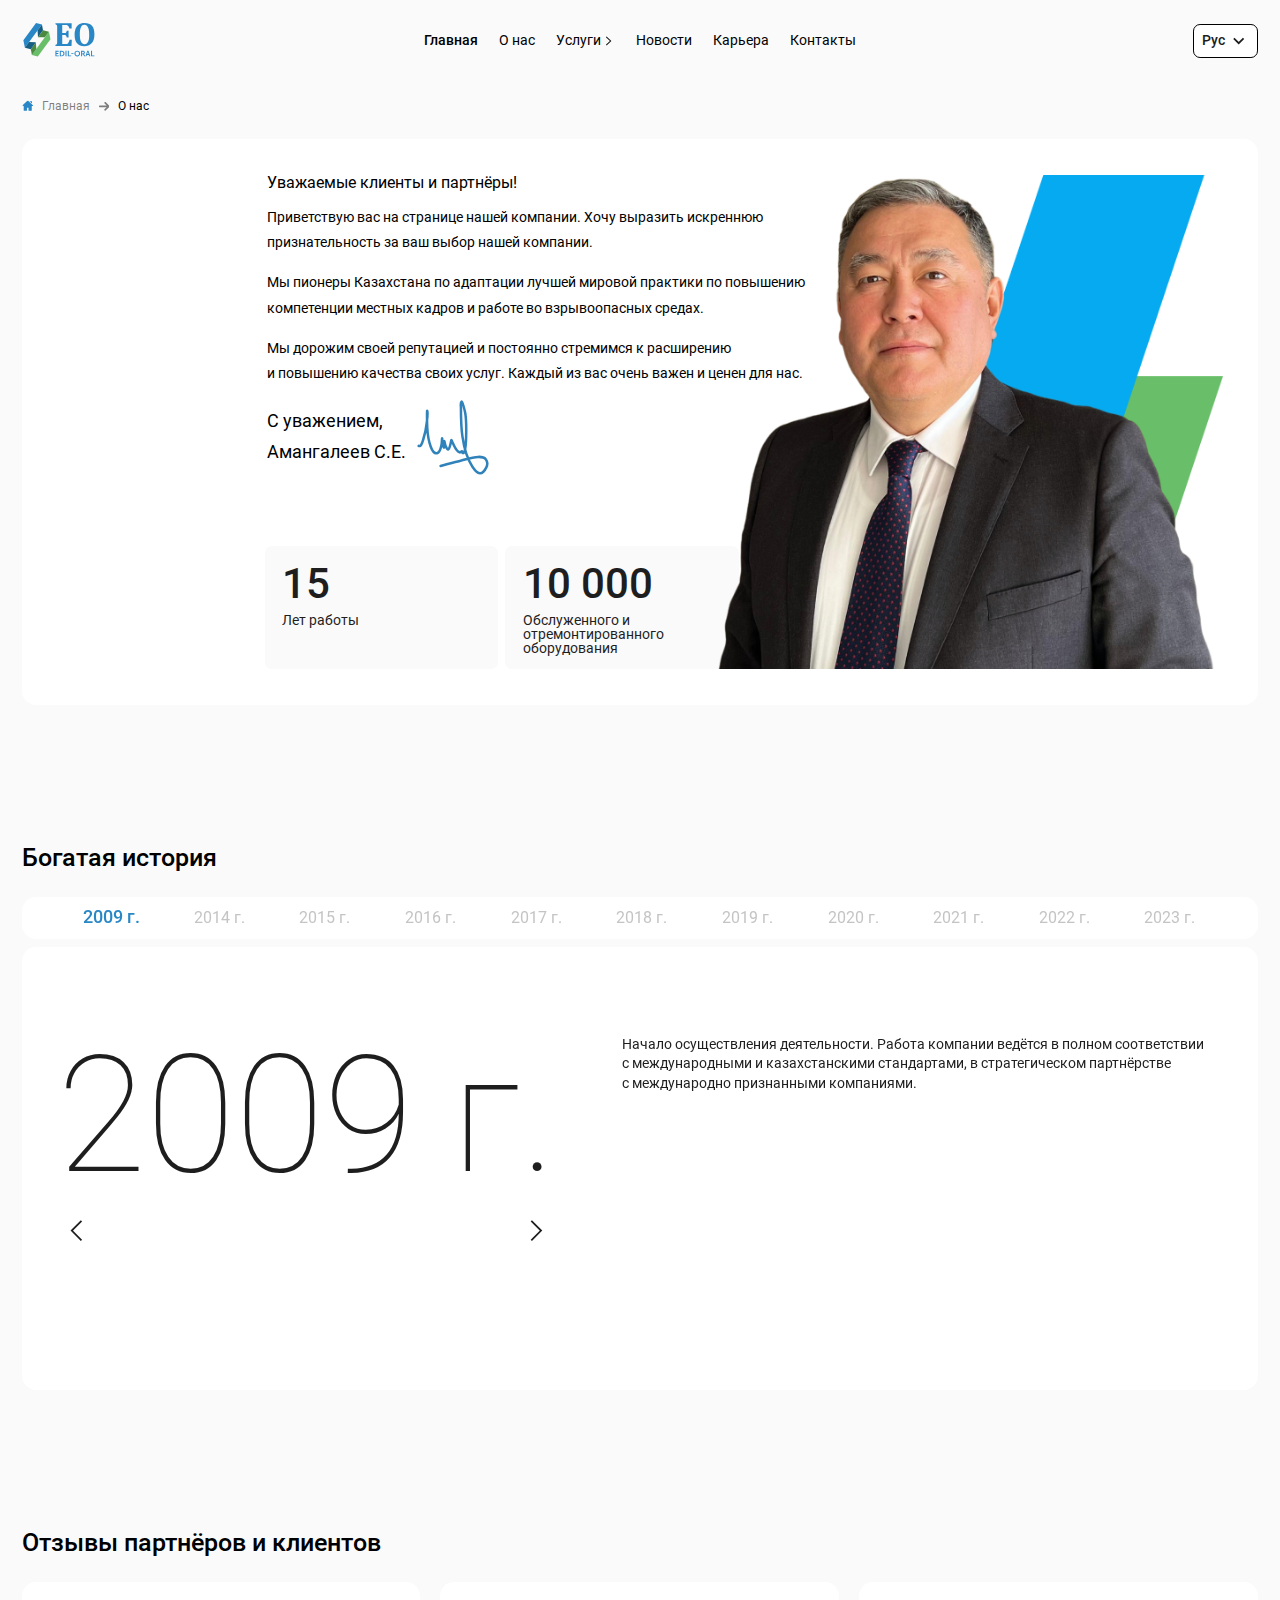
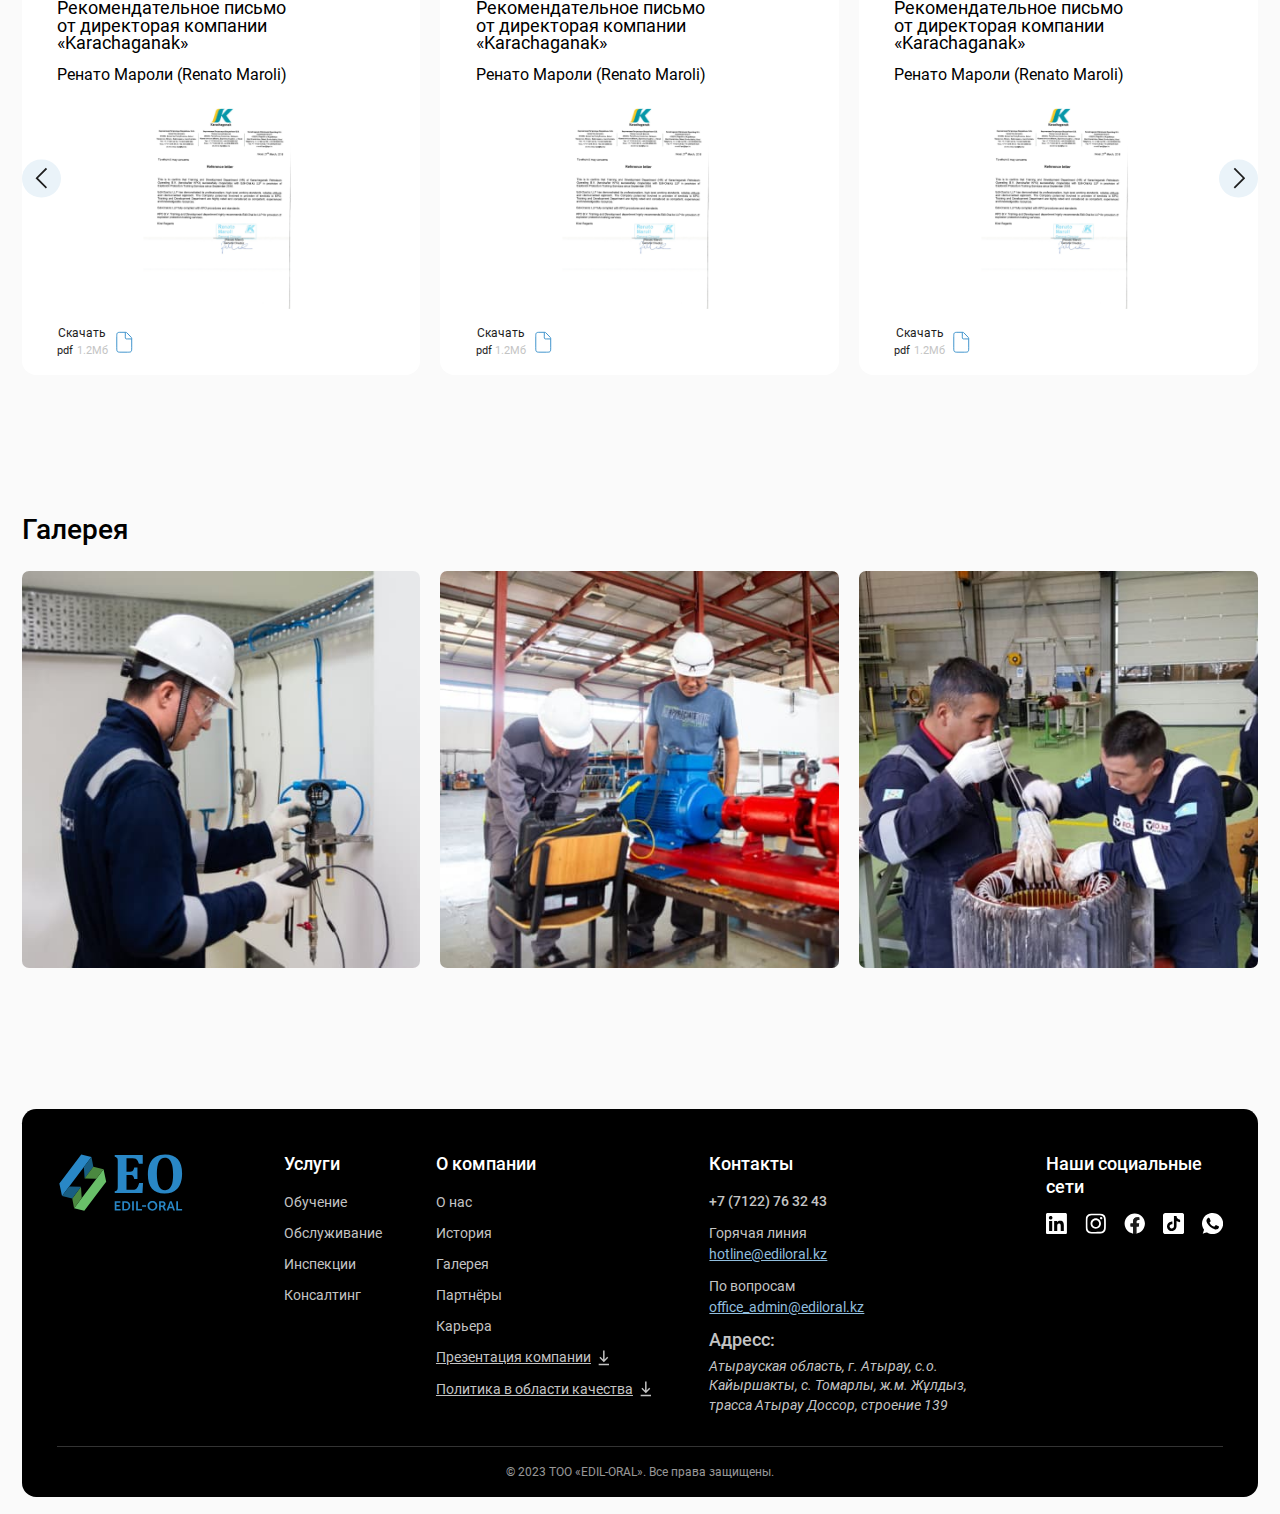
<file: about.html>
<!DOCTYPE html>
<html lang="ru">

<head>
    <meta charset="UTF-8">
    <meta http-equiv="X-UA-Compatible" content="IE=edge">
    <meta name="viewport" content="width=device-width, initial-scale=1.0">
    <title>About</title>
    <link rel="stylesheet" href="css/fancybox.css">
    <link rel="stylesheet" href="css/swiper.css">
    <link rel="stylesheet" href="css/style.min.css">
</head>

<body>

    <header class="header">
        <div class="container">
            <div class="header__inner">
                <a class="header__logo logo" href="#">
                    <img class="logo__img" src="images/logo.svg" alt="logo">
                </a>
                <div class="header__wrapper">
                    <nav class="header__menu menu">
                        <ul class="menu__list menu-list">
                            <li class="menu-list__item">
                                <a class="menu-list__link menu-list__link--active" href="#">
                                    Главная
                                </a>
                            </li>
                            <li class="menu-list__item">
                                <a class="menu-list__link" href="#">
                                    О нас
                                </a>
                            </li>
                            <li class="menu-list__item menu-list__item--sublist">
                                <div class="menu-list__point">
                                    <span>
                                        Услуги
                                    </span>
                                    <svg width="13" height="24" viewBox="0 0 13 24" fill="none"
                                        xmlns="http://www.w3.org/2000/svg">
                                        <g clip-path="url(#clip0_2426_5670)">
                                            <path fill-rule="evenodd" clip-rule="evenodd"
                                                d="M9.36126 11.6842C9.54625 11.8586 9.54625 12.1414 9.36126 12.3158L4.53192 16.8692C4.34693 17.0436 4.04705 17.0436 3.86207 16.8692L3.63874 16.6586C3.45375 16.4842 3.45375 16.2015 3.63874 16.027L7.90983 12L3.63874 7.97295C3.45375 7.79854 3.45375 7.5158 3.63874 7.34138L3.86207 7.13081C4.04705 6.9564 4.34693 6.9564 4.53192 7.13081L9.36126 11.6842Z"
                                                fill="#1E1E1E" />
                                        </g>
                                        <defs>
                                            <clipPath id="clip0_2426_5670">
                                                <rect width="24" height="12" fill="white"
                                                    transform="translate(0.5 24) rotate(-90)" />
                                            </clipPath>
                                        </defs>
                                    </svg>
                                </div>
                                <ul class="menu-list__sublist menu-sublist">
                                    <li class="menu-sublist__item">
                                        <a class="menu-sublist__link" href="#">
                                            Услуга 1
                                        </a>
                                    </li>
                                    <li class="menu-sublist__item">
                                        <a class="menu-sublist__link" href="#">
                                            Услуга 2
                                        </a>
                                    </li>
                                    <li class="menu-sublist__item">
                                        <a class="menu-sublist__link" href="#">
                                            Услуга 3
                                        </a>
                                    </li>
                                </ul>
                            </li>
                            <li class="menu-list__item">
                                <a class="menu-list__link" href="#">
                                    Новости
                                </a>
                            </li>
                            <li class="menu-list__item">
                                <a class="menu-list__link" href="#">
                                    Карьера
                                </a>
                            </li>
                            <li class="menu-list__item">
                                <a class="menu-list__link" href="#">
                                    Контакты
                                </a>
                            </li>
                        </ul>
                    </nav>
                    <div class="header__lang lang">
                        <div class="lang__inner">
                            <div class="lang__text">
                                Выбрать язык
                                <span>
                                    / Изменить
                                </span>
                            </div>
                            <div class="lang__current">
                                <span>
                                    Рус
                                </span>
                                <svg width="22" height="22" viewBox="0 0 22 22" fill="none"
                                    xmlns="http://www.w3.org/2000/svg">
                                    <path d="M16.5 8.25L11 13.75L5.5 8.25" stroke="#1E1E1E" stroke-width="2" />
                                </svg>
                            </div>
                        </div>
                        <ul class="lang__list lang-list">
                            <li class="lang-list__item">
                                <a class="lang-list__link" href="#">
                                    <span>
                                        Рус
                                    </span>
                                    <?xml version="1.0" encoding="UTF-8"?><svg xmlns="http://www.w3.org/2000/svg"
                                        viewBox="0 0 9 6" width="900" height="600">
                                        <rect fill="#fff" width="9" height="3" />
                                        <rect fill="#d52b1e" y="3" width="9" height="3" />
                                        <rect fill="#0039a6" y="2" width="9" height="2" />
                                    </svg>
                                </a>
                            </li>
                            <li class="lang-list__item">
                                <a class="lang-list__link" href="#">
                                    <span>
                                        Кз
                                    </span>
                                    <?xml version="1.0" encoding="utf-8"?>
                                    <svg width="800px" height="800px" viewBox="0 0 36 36"
                                        xmlns="http://www.w3.org/2000/svg" xmlns:xlink="http://www.w3.org/1999/xlink"
                                        aria-hidden="true" role="img" class="iconify iconify--twemoji"
                                        preserveAspectRatio="xMidYMid meet">

                                        <path fill="#00AFCA"
                                            d="M36 27a4 4 0 0 1-4 4H4a4 4 0 0 1-4-4V9a4 4 0 0 1 4-4h28a4 4 0 0 1 4 4v18z">

                                        </path>

                                        <g fill="#FFCC4D">

                                            <circle cx="19.035" cy="16.513" r="2.865">

                                            </circle>

                                            <path
                                                d="M19.037 13.432c.17-.002.232-.109.232-.236c0-.17-.232-1.496-.232-1.496s-.236 1.326-.236 1.496c0 .127.064.236.236.236zm0 6.178c-.172.001-.236.108-.236.235c0 .171.236 1.479.236 1.479s.232-1.309.232-1.479c.001-.126-.062-.235-.232-.235zm-.801-.121c-.165-.042-.252.045-.285.168c-.044.164-.163 1.506-.163 1.506s.571-1.221.615-1.385c.034-.123-.001-.245-.167-.289zm1.6-5.968c.166.044.256-.044.289-.166c.044-.165.154-1.49.154-1.49s-.562 1.203-.607 1.369c-.033.122-.001.243.164.287zm-2.343 5.658c-.149-.083-.256-.022-.319.089c-.085.147-.547 1.412-.547 1.412s.867-1.031.952-1.178c.064-.111.063-.237-.086-.323zm3.089-5.351c.149.086.259.024.322-.086c.086-.148.535-1.398.535-1.398s-.856 1.017-.942 1.164c-.062.11-.062.235.085.32zm-3.727 4.862c-.122-.119-.241-.088-.331.002c-.12.121-.894 1.223-.894 1.223s1.105-.772 1.225-.891c.09-.09.122-.214 0-.334zm4.369-4.37c.122.121.243.09.333 0c.121-.12.879-1.213.879-1.213s-1.089.762-1.209.883c-.09.09-.123.21-.003.33zm-4.857 3.731c-.087-.146-.21-.146-.321-.083c-.148.085-1.18.949-1.18.949s1.267-.458 1.414-.543c.111-.064.173-.174.087-.323zm5.35-3.089c.087.149.213.15.322.087c.148-.086 1.163-.944 1.163-.944s-1.249.453-1.397.538c-.11.064-.172.171-.088.319zm-5.657 2.346c-.046-.164-.166-.196-.289-.164c-.164.044-1.385.612-1.385.612s1.342-.115 1.506-.159c.123-.034.212-.123.168-.289zm5.966-1.6c.046.166.166.2.289.167c.165-.044 1.368-.61 1.368-.61s-1.324.114-1.49.158c-.122.032-.211.121-.167.285zm-6.071.803c-.002-.17-.109-.232-.236-.232c-.17 0-1.496.232-1.496.232s1.326.236 1.496.236c.127 0 .236-.064.236-.236zm6.178 0c.001.172.108.236.235.236c.171 0 1.479-.236 1.479-.236s-1.309-.232-1.479-.232c-.127-.001-.235.062-.235.232zm-6.073-.797c.042-.165-.045-.252-.168-.285c-.164-.044-1.506-.163-1.506-.163s1.221.571 1.385.615c.123.033.245-.001.289-.167zm5.967 1.599c-.044.166.044.256.166.289c.165.044 1.49.154 1.49.154s-1.203-.563-1.369-.607c-.122-.032-.243-.001-.287.164zm-5.659-2.342c.083-.148.022-.256-.089-.319c-.147-.085-1.412-.547-1.412-.547s1.031.867 1.178.952c.111.064.237.062.323-.086zm5.351 3.089c-.086.149-.024.259.086.322c.147.086 1.398.535 1.398.535s-1.017-.855-1.164-.941c-.11-.063-.235-.063-.32.084zm-4.862-3.727c.119-.122.088-.241-.002-.331c-.121-.12-1.223-.894-1.223-.894s.772 1.105.891 1.225c.09.09.213.122.334 0zm4.37 4.369c-.121.122-.09.244 0 .333c.12.121 1.213.879 1.213.879s-.762-1.089-.883-1.21c-.09-.09-.21-.123-.33-.002zm-3.73-4.858c.145-.087.146-.21.083-.321c-.085-.147-.949-1.18-.949-1.18s.458 1.267.543 1.414c.063.111.174.173.323.087zm3.089 5.351c-.148.086-.15.211-.087.321c.086.148.944 1.163.944 1.163s-.453-1.25-.538-1.398c-.064-.109-.172-.172-.319-.086zm-2.347-5.658c.164-.046.196-.166.164-.289c-.044-.164-.612-1.385-.612-1.385s.115 1.342.159 1.506c.033.123.123.212.289.168zm1.6 5.967c-.166.046-.2.166-.167.289c.044.165.61 1.368.61 1.368s-.114-1.325-.158-1.489c-.032-.123-.121-.212-.285-.168z">

                                            </path>

                                        </g>

                                        <g fill="#FFCC4D">

                                            <path
                                                d="M21.846 23.645l-.037.016l-.041.006l-.031.006l-.057-.012l-.025-.01l-.023-.011l-.027-.017l-.045-.032l-.041-.033l-.023-.016l-.029-.012l-.02-.005h-.029l-.113.235l-.023.033l-.022.027l-.023.017l-.02.017l-.029.011h-.027l-.025-.011l-.035-.017l-.01-.017l-.012-.017l-.012-.022l-.012-.026l-.016-.083l-.033.027l-.031.039l-.062.094l-.037.049l-.039.038l-.021.023l-.027.017l-.027.012l-.033.01h-.016l-.029.006l-.027-.006l-.021-.01l-.064-.077l-.072-.077l-.049.077l-.057.065l-.027.027l-.025.027l-.027.022l-.051.028l-.027.006h-.027l-.023-.006l-.022-.012l-.016-.017l-.021-.026a2.5 2.5 0 0 0-.045-.121l-.006-.028l-.01-.021l-.012-.011h-.012l-.148.242l-.021.021l-.039.017l-.086.021h-.051l-.039-.011l-.012-.006l-.016-.017l-.004-.01v-.022l.02-.242l-.016.006l-.043.021a3.434 3.434 0 0 0-.115.126l-.049.061l-.061.051l-.057.043l-.032.018l-.066.01l-.027-.006l-.012-.004l-.011-.012l-.006-.017V24.1l.006-.07l.017-.111l-.011-.065l-.023-.038l-.033.049l-.054.071a4.69 4.69 0 0 1-.138.144a1.352 1.352 0 0 0-.077.055l-.06.021l-.012-.006h-.017l-.012-.01l-.004-.006l-.012-.017l-.004-.017v-.021l-.006-.028l.006-.208c-.1.068-.201.134-.303.197l-.038.017l-.043.022c-.041.01-.081.02-.121.032h-.04l-.037-.005l-.034-.012l.017-.044l.033-.077l.021-.032l.024-.033l.021-.033l.056-.055l.061-.043l.07-.045l.072-.033l.083-.027l.082-.021l.187-.033l.093-.012c.276-.016.553-.018.829-.016l.303-.017l.094-.011l.174-.033l.084-.023l.078-.032l.072-.033c.038-.03.077-.06.117-.088l.053-.062l-.057-.109l.045-.006l.043-.01l.045-.022l.037-.028l.016-.01l.018-.017l.012-.022l.012-.016l.004-.022v-.038l-.012-.022l.094-.017l.1-.011l.105-.006h.109c.153.006.305.015.457.027c.23.028.461.05.692.072l.207.011v.076l-.004.034l-.012.032l-.01.033l-.012.027l-.016.022c-.019.022-.04.044-.061.065l-.049.032l-.053.022l-.053.012l-.061.011l-.117-.011l-.061-.017l-.053-.028l-.057-.027l-.043-.039l-.043-.043v.094c-.008.061-.018.121-.027.182l-.021.057l-.012.023l-.016.016l-.012.017l-.014.01m-4.418-.517l.125.055a1.45 1.45 0 0 1 .077-.06l.049-.026l.044-.028l.165-.066l.142-.066l.072-.027l.122-.065l.049-.034c.124-.081.249-.161.374-.24l.109-.077l.083-.066c.082-.074.162-.149.242-.225l.033-.022l.038-.022a3.49 3.49 0 0 1 .138-.066l.093-.032c.186-.051.375-.091.565-.121c.194-.023.388-.049.582-.071l.258-.044c.064-.018.128-.034.193-.049l.066-.083l.106-.115l.072-.071l.08-.067l.094-.071l.109-.072l.166-.098c.119-.06.237-.12.355-.182c.21-.098.417-.202.623-.308l.098-.066l.027-.083l.039-.081l.049-.083l.127-.17c.058-.062.114-.124.17-.188c.068-.066.138-.13.209-.192l.106-.087l.053-.039l.057-.038c.04-.023.08-.045.121-.066l.061-.028l.059-.021l.129-.034l.064-.004l.061-.006l.064.006l.061.01l-.004.066l-.016.065l-.049.138l-.041.071l-.049.072l-.06.076l-.072.077l.057-.006l.049-.011l.039-.012l.037-.016l.072-.022l.103-.011l.006.039v.038l-.006.038l-.01.033l-.016.033l-.023.033l-.021.026l-.027.028a7.797 7.797 0 0 1-.231.214l.065.006c.048.015.096.03.145.043l.053.012l-.064.05a5.026 5.026 0 0 1-.154.099l-.176.099l-.088.055l-.088.061l-.082.066l.037.005l.051.022l.022.006l.021.011l.018.005l.016-.005l-.109.061a7.605 7.605 0 0 0-.203.099l-.084.05l-.016.017l-.01.017l-.012.016l.004.022l.012.017l.021.016l.02.018l-.008.021l-.012.018l-.021.016l-.02.017l-.053.026l-.064.028l-.125.044l-.078.039l.109.109l-.039.038l-.037.028l-.033.017l-.039.016l-.076.011h-.108l.012.05l.016.049l.023.111a4.474 4.474 0 0 1-.209.153l-.127.082l-.141.082l-.084.039l-.082.038a4.68 4.68 0 0 1-.281.099l-.213.045l-.117.017c.127.004.254.006.381.005l.312-.033l.137-.027l.121-.033c.08-.027.158-.057.236-.088l.152-.07l.15-.083l.141-.089l.15-.087l-.09-.044l-.086-.027l-.041-.019c-.031-.015-.062-.03-.094-.043l-.051-.028l.043-.032l.053-.022l.057-.021c.066-.016.133-.031.199-.045c.086-.009.172-.02.258-.032l.109-.011l.084-.021l.022-.012l.016-.017l-.004-.006l-.012-.011l-.016-.006l-.021-.01l-.061-.012l-.078-.011l-.076-.006l-.076-.011l-.068-.017l-.041-.017l.537-.12l.094-.028c.041-.015.081-.032.121-.049l.053-.034l.023-.021l-.006-.005l-.01-.012l-.051-.011l-.07-.006h-.084c-.057-.004-.113-.008-.17-.01l-.07-.012l-.045-.011l.078-.032c.116-.036.234-.069.352-.1c.067-.023.135-.046.203-.066l.104-.044l.049-.027l.045-.027l.016-.017l.017-.022l.016-.016l.006-.017l-.006-.017l-.016-.012l-.017-.004h-.152l-.072.004h-.098l-.029-.004l-.019-.012l-.024-.011c.2-.132.402-.263.605-.391l.158-.11a3.25 3.25 0 0 0 .125-.109l.049-.055l.045-.055l.033-.06l.027-.06l.016-.067v-.071h-.037l-.039.006l-.086.032a5.447 5.447 0 0 1-.232.138l-.043.028l-.051.021l-.049.017l-.045.011l-.043.006H24.5l-.043-.017l.133-.099c.107-.091.213-.183.318-.275a9.94 9.94 0 0 0 .34-.341l.158-.176c.047-.062.095-.122.144-.182c.039-.056.078-.113.115-.17l.012-.021l.004-.017l-.004-.023l-.006-.016l-.006-.018l-.016-.011l-.017-.017l-.016-.006l-.021-.01l-.024-.006h-.043l-.021.006l-.029.004l-.016.018l-.023.017c-.112.112-.223.226-.332.341l-.133.126a19.54 19.54 0 0 1-.264.226a3.428 3.428 0 0 1-.127.082l-.121.061l.037-.033c.04-.038.079-.076.117-.115c.141-.162.276-.33.406-.5l.254-.357l.068-.12l.068-.11l.055-.1l.043-.094l.027-.076l.006-.027v-.044l-.006-.017l-.02-.033l-.012-.011l-.018-.005l-.031-.018l-.041-.011h-.075l-.021.006l-.016.005l-.023.012l-.016.016l-.045.039a4.24 4.24 0 0 0-.143.182c-.11.172-.226.34-.346.505l-.139.165l-.07.072l-.076.066l.098-.183l.154-.323l.1-.236l.043-.121l.076-.248c.019-.08.036-.16.051-.241c.007-.075.013-.15.018-.226l-.008-.055l-.004-.049l-.006-.051l-.016-.064l-.012-.018l-.027-.027l-.037-.016l-.041-.012h-.037l-.035.006l-.01.006l-.016.004l-.006.012c-.099.312-.174.63-.26.945c-.032.088-.064.176-.098.264l-.082.159l-.051.071l.033-.158c.016-.092.03-.183.043-.275l.023-.226l.006-.094a3.445 3.445 0 0 0-.012-.143l-.01-.055l-.016-.044l-.023-.033l-.012-.011l-.033-.011l-.016-.006h-.018l-.016.006l-.045.011l-.043.022c-.034.17-.075.339-.121.506a6.14 6.14 0 0 1-.23.62a7.493 7.493 0 0 1-.188.368l-.121.209l-.131.197a8.785 8.785 0 0 1-.273.362c-.092.104-.186.206-.281.308c-.099.097-.2.193-.303.287c-.106.088-.213.173-.322.257a7.463 7.463 0 0 1-.408.275l-.242.142l-.385.177l-.396.142l-.328.1l-.34.076l-.17.028l-.348.044l-.176.011l-.017.006l-.017.005l-.033.018l-.037.026a4.543 4.543 0 0 0-.127.115l-.088.089l-.319.356l-.121.121l-.142.109l-.056.038l-.055.034l-.12.055c-.186.076-.375.145-.562.22l-.049.027l-.044.023l-.032.021l-.061.061l-.017.027l-.012.027l-.004.039v.028">

                                            </path>

                                            <path
                                                d="M19.441 23.375l.092.012l.045.017l.01.005v.006h-.01l-.012.005l-.088.017h-.07l-.23-.017l-.583-.011c-.154.002-.308.006-.462.011c-.136.01-.271.021-.407.033l-.105.017l-.093.021c-.022.008-.043.016-.065.022l-.028.012l-.022.017l.01-.056l.024-.056l-.077.022l-.066.033l-.026.017l-.023.022l-.017.026l-.004.028l-.016-.038l-.012-.034a.808.808 0 0 0-.012-.071c.006-.029.012-.058.016-.087l.018-.028l.01-.022l.023-.026l.044-.044l.06-.039l.068-.038a.503.503 0 0 0 .114.049a.322.322 0 0 0 .117-.011c.061.054.219.043.241-.055a.24.24 0 0 0 0-.11l.066-.005l.077-.012l.17-.044l.089-.017l.082-.021l.077-.011l.065-.006l-.027.023l-.143.109l-.054.038l.07.018l.061.011l-.13.148l-.034.044l.043.017l.044.012l.05.011h.099l.098-.022l.039-.023l.045.023l.044.017c.028.008.057.016.086.022c.068.007.136.015.205.021h.414m-.501-1.672l-.049.099l-.056.127a2.618 2.618 0 0 0-.081.158l-.028.028l-.065-.055l-.072-.05l-.077-.039l-.081-.032l-.177-.045l-.087-.016a6.75 6.75 0 0 0-.286-.027a5.971 5.971 0 0 1-.379-.018l-.176-.021l-.099-.017l-.093-.021l-.098-.034l-.083-.043l-.061-.04l-.126-.093c-.184-.173-.366-.348-.555-.517l-.109-.076l-.05-.022l-.052-.016l-.093-.021a4.505 4.505 0 0 0-.164-.055a4.336 4.336 0 0 0-.155-.071a3.155 3.155 0 0 1-.263-.182l-.055-.051l-.109-.109l-.105-.115c-.173-.211-.336-.429-.505-.643a9.824 9.824 0 0 0-.247-.253l-.071-.065l-.072-.06l-.158-.115l-.016.005l-.018.017l-.017.022c-.01.025-.018.051-.026.077l-.006.022l-.04-.018l-.033-.017l-.04-.017l-.033-.011h-.071l-.039.011l-.038.017c.03.038.059.076.087.115l.049.077l.089.17l.032.083l.012.044l.012.033l.005.038v.032h-.296l.043.066c.033.045.068.089.103.132l.182.182l.061.049l.056.039a3.445 3.445 0 0 1-.143.012l-.144.016l.049.045c.043.03.085.061.127.093l.071.049l.072.044l.071.039l.066.022l.061.016l.049.011l.016.006l.012.012l.004.005v.021l-.016.045l-.004.032l-.007.022v.016l.007.028l.004.022l.012.01l.016.012l.021.011l.028.006l.056.022l.027.01l.022.017l.005.006v.011l-.005.006l-.044.032l-.022.022l-.022.027v.023l-.005.022l.011.059l.192.066l.044.01l.044.018l.033.017l.028.017l-.182.143l.049.044l.061.033l.077.038c.055.02.11.038.166.056l.082.016l.072.017h.065l-.061.044l-.077.049l-.082.045l-.061.044l.055.038c.167.086.338.166.512.237c.304.124.615.232.928.329c.07.017.139.035.208.055l.088.017l-.177-.017a7.468 7.468 0 0 1-.329-.05l-.154-.033l-.303-.087l-.142-.05c-.38-.148-.751-.318-1.132-.462l.028-.016l.077-.028l.049-.011c.067-.02.132-.042.198-.066a7.444 7.444 0 0 1-.391-.07a4.739 4.739 0 0 0-.203-.061l-.039-.017l-.033-.017l-.027-.018l-.018-.016v-.005l.006-.006l.017-.006l.016-.011l.044-.017l.192-.056l.111-.038c-.159-.03-.319-.057-.479-.082l-.077-.018l-.061-.021l-.022-.012l-.021-.017l-.018-.01l-.011-.018l.017-.011l.049-.011c.051-.008.103-.017.154-.027l.088-.011c.05-.014.099-.029.148-.045l.023-.016l.022-.018l-.087-.033l-.056-.01l-.055-.012l-.252-.033l-.066-.016l-.061-.012l-.121-.043l-.056-.028l-.045-.032l-.044-.039l-.033-.049l.012-.006l.021-.006h.028l.044.006l.209.011l.122.012h.153l.043-.006l.034-.011l.022-.012a9.196 9.196 0 0 1-.308-.132a6.414 6.414 0 0 0-.204-.099l-.208-.109l-.099-.061a7.586 7.586 0 0 1-.181-.132l-.077-.066l-.034-.038l-.034-.033l-.021-.033l-.023-.039l-.022-.032l-.012-.038l-.009-.071h.037l.044.005l.044.018l.044.016l.087.055l.099.055l.044.028l.049.026l.049.022l.044.017l.049.012l.044.005h.05l.043-.017l-.13-.1a13.893 13.893 0 0 1-.319-.273a8.748 8.748 0 0 1-.501-.518l-.07-.093l-.072-.088a7.298 7.298 0 0 1-.116-.171l-.01-.022v-.038l.005-.017l.005-.016l.017-.011l.016-.017l.018-.012l.021-.006l.022-.004h.044l.027.004l.024.006l.021.017c.119.118.236.237.351.358c.127.122.259.24.396.352l.126.081l.065.034l.061.021l-.043-.027l-.115-.115c-.141-.162-.275-.33-.407-.5a10.5 10.5 0 0 1-.171-.242a7.343 7.343 0 0 0-.154-.236a5.403 5.403 0 0 1-.121-.209a5.052 5.052 0 0 0-.07-.17l-.007-.027v-.045l.007-.016l.021-.033l.012-.012l.017-.01l.071-.023h.077l.022.005l.016.006l.022.012l.061.055l.143.182c.112.172.23.34.352.505l.13.165l.072.071l.077.066a13.15 13.15 0 0 1-.252-.504a9.786 9.786 0 0 1-.099-.236l-.044-.121a4.433 4.433 0 0 0-.077-.248l-.027-.121l-.02-.123l-.012-.115l-.005-.109l.005-.055l.007-.05l.005-.05l.011-.049l.011-.018l.006-.016l.016-.018l.011-.01l.038-.017l.039-.01h.038l.033.006l.016.004l.012.006l.006.012l.006.016c.094.307.171.619.252.93c.032.087.065.173.1.258l.038.082l.044.077l.049.077l-.032-.16a5.974 5.974 0 0 0-.044-.273a8.572 8.572 0 0 1-.027-.319l.011-.143l.011-.056l.017-.043l.022-.033l.011-.012l.016-.011l.016-.005h.05l.045.016l.043.022l.077.346c.028.105.059.21.093.313c.056.157.117.313.182.467l.077.159l.11.21l.12.208l.133.198l.142.197l.133.165c.092.104.185.207.28.308c.099.097.2.192.303.285l.159.133c.146.114.296.222.451.324c.121.072.244.142.368.209l.378.182c.192.076.386.146.582.208c.192.051.387.095.583.132c.263.042.533.067.804.078">

                                            </path>
                                        </g>
                                        <g fill="#FFCC4D">
                                            <path
                                                d="M3.457 28.522s-.237.197-.317.098c-.129-.16.397-.959.397-1.241c0-.461-.309-.589-.689-.654c-.256-.044-.671.019-.671.019c.078.105.129.138.261.144a.554.554 0 0 0-.296.501c0 .396.164.56.164 1.009c0 .249-.204.565-.204.565c.36-.036.54-.369.438-.637a.174.174 0 0 1 .154.047c.026-.073-.015-.16-.071-.233c.045-.023.078-.009.149.005c-.007-.076-.053-.156-.164-.232c.324.083.523-.142.523-.378c0-.18-.125-.308-.248-.308a.256.256 0 0 0-.131.041c-.023-.048-.011-.114.012-.163c-.089.023-.146.076-.105.188a.22.22 0 0 0-.161.074a.192.192 0 0 0 .161.072c-.05.104.006.163.087.209c0 0-.052-.209.081-.209c.06 0 .114.021.114.108c0 .075-.067.181-.221.175c-.155-.007-.28-.107-.28-.352c0-.229.183-.342.424-.349c.218-.007.382.111.382.336c0 .298-.432.98-.432 1.246c0 .2.179.311.355.311c.228 0 .42-.226.42-.226l-.132-.166zm-.05-5.402c0-.498.448-.755.8-.755c.474 0 .727.284.727.654c0 .212-.039.344-.136.545l-1.087 2.257a.67.67 0 0 0-.051.3c0 .202.197.368.403.373c.187.005.392-.175.392-.38c0-.249-.128-.359-.261-.359c-.163 0-.228.066-.228.181c0 .081.039.115.094.115c.14 0 .101-.188.101-.188a.13.13 0 0 1 .094.176a.247.247 0 0 1 .135.079a.248.248 0 0 1-.135.074c.033.108-.011.161-.105.184a.193.193 0 0 0 .013-.116c-.149.042-.377-.024-.377-.282c0-.256.177-.471.51-.418c-.08-.036-.119-.113-.127-.201c.06.025.127.028.127.028c-.039-.068-.093-.127-.091-.263c.062.029.119.08.198.047c-.124-.243.028-.577.416-.658a.8.8 0 0 0-.211.524c0 .58.162.676.162 1.078a.596.596 0 0 1-.258.474v-.007c.112.03.185.087.227.162c-.259.073-.636.072-.837-.007a.62.62 0 0 1-.443-.295a.897.897 0 0 1 0-.714c.154-.321.88-1.86 1.106-2.345a.77.77 0 0 0 .077-.33c0-.295-.271-.399-.425-.399c-.185 0-.373.142-.373.316c0 .112.061.178.147.178c.209 0 .196-.177.154-.289c.129.06.205.162.184.272c.074.01.144.045.208.117c-.051.066-.113.114-.208.115c.042.17-.072.242-.184.281c.035-.124.058-.269-.154-.269c-.155 0-.277-.027-.348-.128c-.005.135-.018.665-.018.665c-.008.2.267.194.442.135c-.067.23-.202.355-.517.323a.247.247 0 0 1 .158.241c0 .188-.152.395-.251.457l-.05-1.948z">

                                            </path>
                                            <path
                                                d="M3.506 23.12c0-.498-.448-.755-.8-.755c-.474 0-.727.284-.727.654c0 .212.039.344.136.545l1.087 2.257a.67.67 0 0 1 .05.3c0 .202-.197.368-.402.373c-.188.005-.392-.175-.392-.38c0-.249.128-.359.261-.359c.163 0 .228.066.228.181c0 .081-.039.115-.094.115c-.14 0-.101-.188-.101-.188a.13.13 0 0 0-.094.176a.247.247 0 0 0-.135.079a.248.248 0 0 0 .135.074c-.032.108.012.161.106.183a.193.193 0 0 1-.013-.116c.149.042.377-.024.377-.282c0-.256-.177-.471-.509-.418c.079-.036.119-.113.126-.201a.423.423 0 0 1-.126.028c.038-.068.092-.127.09-.263c-.062.029-.118.08-.198.047c.124-.243-.028-.577-.416-.658a.8.8 0 0 1 .211.524c0 .58-.161.676-.161 1.078c0 .168.087.351.258.474v-.007a.343.343 0 0 0-.227.162c.259.073.635.072.837-.007a.62.62 0 0 0 .443-.295a.897.897 0 0 0 0-.714c-.154-.321-.88-1.86-1.106-2.345a.77.77 0 0 1-.077-.33c0-.295.271-.399.425-.399c.185 0 .373.142.373.316c0 .112-.061.178-.147.178c-.209 0-.196-.177-.155-.289c-.129.06-.205.162-.184.272a.337.337 0 0 0-.208.117c.051.066.113.114.208.115c-.042.17.072.242.184.281c-.035-.124-.058-.269.155-.269c.155 0 .277-.027.348-.128l.018.665c.008.2-.268.194-.443.135c.066.229.202.354.516.322a.247.247 0 0 0-.158.241c0 .188.151.395.251.457l.05-1.946zm-.049 5.402s.237.197.317.098c.129-.16-.397-.959-.397-1.241c0-.461.309-.589.689-.654c.256-.044.672.019.672.019c-.079.105-.129.138-.261.144a.555.555 0 0 1 .296.501c0 .396-.164.56-.164 1.009c0 .249.204.565.204.565c-.36-.036-.54-.369-.438-.637a.176.176 0 0 0-.154.047c-.026-.073.016-.16.071-.233c-.045-.023-.078-.009-.149.005c.007-.076.052-.156.164-.232c-.324.083-.523-.142-.523-.378c0-.18.125-.308.248-.308c.04 0 .098.017.131.041c.023-.048.011-.114-.013-.163c.09.023.146.076.106.188a.221.221 0 0 1 .161.074a.192.192 0 0 1-.161.072c.05.104-.006.163-.087.209c0 0 .052-.209-.081-.209c-.06 0-.114.021-.114.108c0 .075.067.181.221.175c.154-.007.279-.107.279-.352c0-.229-.183-.342-.424-.349c-.218-.007-.382.111-.382.336c0 .298.432.98.432 1.246c0 .2-.179.311-.355.311c-.228 0-.42-.226-.42-.226l.132-.166zm-.05-14.145c0-.5.448-.756.8-.756c.474 0 .727.284.727.655c0 .211-.039.343-.136.544l-1.087 2.258a.664.664 0 0 0-.051.299c0 .203.197.368.403.374c.187.004.392-.176.392-.38c0-.248-.128-.359-.261-.359c-.163 0-.228.067-.228.182c0 .079.039.114.094.114c.14 0 .101-.188.101-.188a.129.129 0 0 1 .094.174a.25.25 0 0 1 .135.08a.255.255 0 0 1-.135.075c.033.108-.011.16-.105.183a.192.192 0 0 0 .013-.116c-.149.042-.377-.024-.377-.282c0-.255.177-.47.51-.417c-.08-.038-.119-.115-.127-.201c.06.024.127.026.127.026c-.039-.068-.093-.127-.091-.262c.062.028.119.08.198.047c-.124-.244.028-.579.416-.658a.804.804 0 0 0-.211.524c0 .579.162.676.162 1.079c0 .168-.087.35-.258.474v-.007c.11.03.182.085.225.161c-.259.074-.636.072-.837-.007a.623.623 0 0 1-.443-.295a.892.892 0 0 1 0-.712c.154-.322.88-1.861 1.106-2.346a.787.787 0 0 0 .077-.33c0-.296-.271-.4-.425-.4c-.185 0-.373.141-.373.315c0 .112.061.179.147.179c.209 0 .196-.178.154-.289c.129.058.205.162.184.272c.074.01.144.044.208.118c-.051.064-.113.112-.208.114c.042.171-.072.243-.184.282c.035-.124.058-.268-.154-.268c-.155 0-.277-.027-.348-.127c-.005.134-.018.665-.018.665c-.008.199.267.194.442.134c-.065.23-.2.354-.515.322a.248.248 0 0 1 .158.242c0 .187-.152.395-.251.456l-.05-1.948z">

                                            </path>
                                            <path
                                                d="M3.506 14.377c0-.5-.448-.756-.8-.756c-.474 0-.727.284-.727.655c0 .211.039.343.136.544l1.087 2.258c.038.079.05.168.05.299c0 .203-.197.368-.402.374c-.188.004-.392-.176-.392-.38c0-.248.128-.359.261-.359c.163 0 .228.067.228.182c0 .079-.039.114-.094.114c-.14 0-.101-.188-.101-.188a.128.128 0 0 0-.094.174a.25.25 0 0 0-.135.08a.255.255 0 0 0 .135.075c-.032.108.011.16.105.183a.192.192 0 0 1-.013-.116c.149.042.377-.024.377-.282c0-.255-.177-.47-.509-.417c.079-.038.119-.115.126-.201c-.06.024-.126.026-.126.026c.038-.068.092-.127.09-.262c-.062.028-.118.08-.198.047c.124-.244-.028-.579-.416-.658a.804.804 0 0 1 .211.524c0 .579-.161.676-.161 1.079c0 .168.087.35.258.474v-.007c-.111.03-.184.085-.225.161c.259.074.635.072.837-.007a.623.623 0 0 0 .443-.295a.892.892 0 0 0 0-.712c-.154-.322-.88-1.861-1.106-2.346a.768.768 0 0 1-.077-.329c0-.296.271-.4.425-.4c.185 0 .373.141.373.315c0 .112-.061.179-.147.179c-.209 0-.196-.178-.155-.289c-.129.058-.205.162-.184.272a.33.33 0 0 0-.208.118c.051.064.113.112.208.114c-.042.171.072.243.184.282c-.035-.124-.058-.268.155-.268c.155 0 .277-.027.348-.127l.017.663c.008.199-.268.194-.443.134c.066.23.202.354.516.323a.248.248 0 0 0-.158.242c0 .187.151.395.251.456l.05-1.948z">

                                            </path>
                                            <path
                                                d="M3.506 12.879c0 .499-.448.756-.8.756c-.474 0-.727-.284-.727-.656c0-.21.039-.342.136-.544l1.087-2.258a.666.666 0 0 0 .05-.299c0-.202-.197-.368-.402-.373c-.188-.004-.392.175-.392.38c0 .249.128.359.261.359c.163 0 .228-.067.228-.182c0-.08-.039-.114-.094-.114c-.14 0-.101.188-.101.188a.129.129 0 0 1-.094-.175a.237.237 0 0 1-.135-.079a.26.26 0 0 1 .135-.074c-.032-.108.012-.16.106-.183a.192.192 0 0 0-.013.116c.149-.042.377.026.377.282c0 .255-.177.47-.509.417c.079.038.119.115.126.201a.46.46 0 0 0-.126-.026c.038.068.092.127.09.262c-.062-.028-.118-.08-.198-.047c.124.244-.028.579-.416.659a.807.807 0 0 0 .211-.525c0-.578-.161-.676-.161-1.078c0-.168.087-.35.258-.474v.007a.344.344 0 0 1-.226-.163c.259-.073.635-.072.837.008a.62.62 0 0 1 .443.296a.891.891 0 0 1 0 .712c-.154.322-.88 1.861-1.106 2.345a.765.765 0 0 0-.077.329c0 .297.271.4.425.4c.185 0 .373-.141.373-.316c0-.111-.061-.179-.147-.179c-.209 0-.196.177-.155.289c-.129-.058-.205-.162-.184-.272a.334.334 0 0 1-.208-.118c.051-.064.113-.113.208-.114c-.042-.17.072-.243.184-.283c-.035.125-.058.27.155.27c.155 0 .277.026.348.127l.018-.666c.008-.199-.268-.193-.443-.134c.066-.23.202-.354.516-.323a.248.248 0 0 1-.158-.242c0-.187.151-.395.251-.456l.049 1.95zm0 8.744c0 .499-.448.755-.8.755c-.474 0-.727-.283-.727-.654a1.1 1.1 0 0 1 .136-.544l1.087-2.258a.666.666 0 0 0 .05-.299c0-.203-.197-.368-.402-.373c-.188-.005-.392.175-.392.379c0 .248.128.359.261.359c.163 0 .228-.067.228-.182c0-.079-.039-.113-.094-.113c-.14 0-.101.188-.101.188a.13.13 0 0 1-.094-.175a.238.238 0 0 1-.135-.08a.254.254 0 0 1 .135-.074c-.032-.109.011-.161.105-.184a.192.192 0 0 0-.013.116c.149-.042.377.025.377.282c0 .255-.177.469-.509.417c.079.039.119.115.126.202c-.06-.023-.126-.027-.126-.027c.038.068.092.128.09.262c-.062-.028-.118-.08-.198-.047c.124.243-.028.58-.416.658a.802.802 0 0 0 .211-.524c0-.577-.161-.676-.161-1.078c0-.169.087-.351.258-.474v.006c-.111-.029-.184-.084-.225-.161c.259-.073.635-.072.837.008a.623.623 0 0 1 .443.295a.892.892 0 0 1 0 .712c-.154.322-.88 1.861-1.106 2.346a.761.761 0 0 0-.077.329c0 .296.271.399.425.399c.185 0 .373-.141.373-.316c0-.109-.061-.177-.147-.177c-.209 0-.196.177-.155.288c-.129-.058-.205-.163-.184-.272a.327.327 0 0 1-.208-.117a.272.272 0 0 1 .208-.115c-.042-.17.072-.241.184-.281c-.035.125-.058.269.155.269c.155 0 .277.026.348.128l.018-.666c.008-.198-.268-.193-.443-.134c.066-.229.202-.353.516-.322a.248.248 0 0 1-.158-.242c0-.187.151-.394.251-.456l.049 1.947z">

                                            </path>
                                            <path
                                                d="M3.407 21.623c0 .499.448.755.8.755c.474 0 .727-.283.727-.654a1.1 1.1 0 0 0-.136-.544l-1.087-2.258a.664.664 0 0 1-.051-.299c0-.203.197-.368.403-.373c.187-.005.392.175.392.379c0 .248-.128.359-.261.359c-.163 0-.228-.067-.228-.182c0-.079.039-.113.094-.113c.14 0 .101.188.101.188a.13.13 0 0 0 .094-.175a.238.238 0 0 0 .135-.08a.254.254 0 0 0-.135-.074c.033-.109-.011-.161-.105-.184c.019.042.019.08.013.116c-.149-.042-.377.025-.377.282c0 .255.177.469.51.417c-.08.039-.119.115-.127.202c.06-.023.127-.027.127-.027c-.039.068-.093.128-.091.262c.062-.028.119-.08.198-.047c-.124.243.028.58.416.658a.802.802 0 0 1-.211-.524c0-.577.162-.676.162-1.078a.594.594 0 0 0-.258-.474v.006a.341.341 0 0 0 .227-.162c-.259-.073-.636-.072-.837.008a.623.623 0 0 0-.443.295a.892.892 0 0 0 0 .712c.154.322.88 1.861 1.106 2.346c.048.102.077.21.077.329c0 .296-.271.399-.425.399c-.185 0-.373-.141-.373-.316c0-.109.061-.177.147-.177c.209 0 .196.177.154.288c.129-.058.205-.163.184-.272a.323.323 0 0 0 .208-.117a.272.272 0 0 0-.208-.115c.042-.17-.072-.241-.184-.281c.035.125.058.269-.154.269c-.155 0-.277.026-.348.128c-.005-.134-.018-.666-.018-.666c-.008-.198.267-.193.442-.134c-.067-.229-.202-.353-.517-.322a.248.248 0 0 0 .158-.242c0-.187-.152-.394-.251-.456l-.05 1.948zm.05-14.144s.237-.199.317-.1c.129.161-.397.96-.397 1.242c0 .462.309.587.689.653c.256.045.672-.018.672-.018c-.08-.105-.13-.136-.262-.144a.55.55 0 0 0 .296-.499c0-.398-.164-.562-.164-1.01c0-.249.204-.566.204-.566c-.36.037-.54.37-.438.637a.173.173 0 0 1-.153-.047c-.026.074.016.16.071.234c-.045.024-.078.009-.149-.006c.007.077.052.157.164.233c-.325-.084-.524.142-.524.379c0 .179.125.306.248.306c.04 0 .098-.016.131-.041c.023.049.011.115-.013.164c.09-.023.146-.077.106-.188a.233.233 0 0 0 .161-.074a.196.196 0 0 0-.162-.073c.05-.104-.006-.162-.087-.208c0 0 .052.208-.081.208c-.06 0-.114-.02-.114-.107c0-.076.067-.182.221-.175c.154.006.279.106.279.353c0 .227-.183.339-.424.347c-.217.006-.381-.112-.381-.336c0-.299.432-.979.432-1.246c0-.2-.179-.312-.355-.312c-.228 0-.42.226-.42.226l.133.168z">

                                            </path>
                                            <path
                                                d="M3.457 7.479s-.237-.199-.317-.1c-.13.162.397.961.397 1.243c0 .462-.309.587-.689.653c-.256.044-.671-.019-.671-.019c.078-.105.129-.136.261-.144a.549.549 0 0 1-.297-.499c0-.398.164-.562.164-1.01c0-.249-.204-.566-.204-.566c.36.037.54.37.438.637a.177.177 0 0 0 .154-.047c.026.074-.015.16-.071.234c.044.024.077.009.149-.006c-.007.077-.053.157-.164.233c.324-.084.523.142.523.379c0 .179-.125.306-.248.306a.247.247 0 0 1-.131-.041c-.022.05-.01.115.013.164c-.089-.023-.145-.077-.105-.187a.23.23 0 0 1-.161-.074a.194.194 0 0 1 .161-.074c-.05-.104.006-.162.087-.208c0 0-.052.208.081.208c.06 0 .114-.02.114-.107c0-.076-.067-.182-.221-.175c-.155.006-.28.106-.28.352c0 .227.183.339.424.347c.218.006.382-.111.382-.336c0-.299-.432-.979-.432-1.246c0-.2.179-.312.355-.312c.228 0 .42.226.42.226l-.132.169zm-.05 5.4c0 .499.448.756.8.756c.474 0 .727-.284.727-.656c0-.21-.039-.342-.136-.544l-1.087-2.258a.67.67 0 0 1-.05-.298c0-.202.197-.368.403-.373c.187-.004.392.175.392.38c0 .249-.128.359-.261.359c-.163 0-.228-.067-.228-.182c0-.08.039-.114.094-.114c.14 0 .101.188.101.188a.13.13 0 0 0 .094-.175a.242.242 0 0 0 .134-.08a.26.26 0 0 0-.136-.074c.033-.108-.011-.16-.105-.183c.019.042.019.08.013.116c-.149-.042-.377.025-.377.282c0 .255.177.47.51.417c-.08.038-.119.115-.127.201a.464.464 0 0 1 .127-.026c-.039.068-.093.127-.091.262c.062-.028.119-.08.198-.047c-.124.244.028.579.416.659a.807.807 0 0 1-.211-.525c0-.578.162-.676.162-1.078a.597.597 0 0 0-.258-.474v.007a.349.349 0 0 0 .227-.163c-.26-.072-.637-.071-.839.009a.615.615 0 0 0-.442.295a.891.891 0 0 0 0 .712c.154.322.88 1.861 1.106 2.345a.787.787 0 0 1 .077.329c0 .297-.271.4-.425.4c-.185 0-.373-.141-.373-.316c0-.111.061-.179.147-.179c.209 0 .196.177.154.289c.129-.058.205-.162.184-.272a.329.329 0 0 0 .208-.118c-.051-.064-.113-.113-.208-.114c.042-.17-.072-.243-.184-.283c.035.125.058.27-.154.27c-.155 0-.277.026-.348.127c-.005-.134-.018-.666-.018-.666c-.008-.199.267-.193.442-.134c-.065-.228-.2-.352-.515-.321a.248.248 0 0 0 .158-.242c0-.187-.152-.395-.251-.456l-.05 1.948z">

                                            </path>
                                        </g>
                                    </svg>
                                </a>
                            </li>
                        </ul>
                    </div>
                    <div class="header__cnt cnt">
                        <h2 class="cnt__title">
                            Контакты
                        </h2>
                        <div class="cnt__inner">
                            <div class="cnt__item cnt-item cnt-item--active">
                                <div class="cnt-item__point cnt-point">
                                    <span>
                                        Атырау
                                    </span>
                                    <svg width="24" height="24" viewBox="0 0 24 24" fill="none"
                                        xmlns="http://www.w3.org/2000/svg">
                                        <path fill-rule="evenodd" clip-rule="evenodd"
                                            d="M14.8613 11.6842C15.0462 11.8586 15.0462 12.1414 14.8613 12.3158L10.0319 16.8692C9.84693 17.0436 9.54705 17.0436 9.36207 16.8692L9.13874 16.6586C8.95375 16.4842 8.95375 16.2015 9.13874 16.027L13.4098 12L9.13874 7.97295C8.95375 7.79854 8.95375 7.5158 9.13874 7.34138L9.36207 7.13081C9.54705 6.9564 9.84693 6.9564 10.0319 7.13081L14.8613 11.6842Z"
                                            fill="#1E1E1E" />
                                    </svg>

                                </div>
                                <div class="cnt-item__inner">
                                    <a class="cnt-item__tel" href="tel:+77122763243">
                                        +7 (7122) 76 32 43
                                    </a>
                                    <div class="cnt-item__wrapper">
                                        <div class="cnt-item__box cnt-box">
                                            <div class="cnt-box__text">
                                                По вопросам сервисного центра
                                            </div>
                                            <a class="cnt-box__link" href="mailto:workshop@ediloral.kz">
                                                workshop@ediloral.kz
                                            </a>
                                        </div>
                                        <div class="cnt-item__box cnt-box">
                                            <div class="cnt-box__text">
                                                По вопросам обучения
                                            </div>
                                            <a class="cnt-box__link" href="mailto:training@ediloral.kz">
                                                training@ediloral.kz
                                            </a>
                                        </div>
                                        <div class="cnt-item__box cnt-box">
                                            <div class="cnt-box__text">
                                                По общим вопросам
                                            </div>
                                            <a class="cnt-box__link" href="mailto:office_admin@ediloral.kz">
                                                office_admin@ediloral.kz
                                            </a>
                                        </div>
                                    </div>
                                    <div class="cnt-item__address cnt-address">
                                        <div class="cnt-address__text">
                                            Адресс:
                                        </div>
                                        <p class="cnt-address__subtext">
                                            Атырауская область, г. Атырау, с.о. Кайыршакты, с. Томарлы, ж.м. Жұлдыз,
                                            трасса Атырау Доссор, строение 139
                                        </p>
                                    </div>
                                </div>
                            </div>
                            <div class="cnt__item cnt-item">
                                <div class="cnt-item__point cnt-point">
                                    <span>
                                        Уральск
                                    </span>
                                    <svg width="24" height="24" viewBox="0 0 24 24" fill="none"
                                        xmlns="http://www.w3.org/2000/svg">
                                        <path fill-rule="evenodd" clip-rule="evenodd"
                                            d="M14.8613 11.6842C15.0462 11.8586 15.0462 12.1414 14.8613 12.3158L10.0319 16.8692C9.84693 17.0436 9.54705 17.0436 9.36207 16.8692L9.13874 16.6586C8.95375 16.4842 8.95375 16.2015 9.13874 16.027L13.4098 12L9.13874 7.97295C8.95375 7.79854 8.95375 7.5158 9.13874 7.34138L9.36207 7.13081C9.54705 6.9564 9.84693 6.9564 10.0319 7.13081L14.8613 11.6842Z"
                                            fill="#1E1E1E" />
                                    </svg>
                                </div>
                                <div class="cnt-item__inner">
                                    <a class="cnt-item__tel" href="tel:+77112527500">
                                        +7 (7112) 52 75 00
                                    </a>
                                    <div class="cnt-item__address cnt-address">
                                        <div class="cnt-address__text">
                                            Адресс:
                                        </div>
                                        <p class="cnt-address__subtext">
                                            ул. Гагарина 2/4
                                        </p>
                                    </div>
                                </div>
                            </div>
                            <div class="cnt__item cnt-item">
                                <div class="cnt-item__point cnt-point">
                                    <span>
                                        Баку, Азербайджан
                                    </span>
                                    <svg width="24" height="24" viewBox="0 0 24 24" fill="none"
                                        xmlns="http://www.w3.org/2000/svg">
                                        <path fill-rule="evenodd" clip-rule="evenodd"
                                            d="M14.8613 11.6842C15.0462 11.8586 15.0462 12.1414 14.8613 12.3158L10.0319 16.8692C9.84693 17.0436 9.54705 17.0436 9.36207 16.8692L9.13874 16.6586C8.95375 16.4842 8.95375 16.2015 9.13874 16.027L13.4098 12L9.13874 7.97295C8.95375 7.79854 8.95375 7.5158 9.13874 7.34138L9.36207 7.13081C9.54705 6.9564 9.84693 6.9564 10.0319 7.13081L14.8613 11.6842Z"
                                            fill="#1E1E1E" />
                                    </svg>
                                </div>
                                <div class="cnt-item__inner">
                                    <a class="cnt-item__tel" href="tel:+994123103415">
                                        +994 123103415
                                    </a>
                                    <div class="cnt-item__wrapper">
                                        <div class="cnt-item__box cnt-box">
                                            <div class="cnt-box__text">
                                                Email
                                            </div>
                                            <a class="cnt-box__link" href="mailto:azhdar.hajiyev@ediloral.az">
                                                azhdar.hajiyev@ediloral.az
                                            </a>
                                        </div>
                                    </div>
                                    <div class="cnt-item__address cnt-address">
                                        <div class="cnt-address__text">
                                            Адресс:
                                        </div>
                                        <p class="cnt-address__subtext">
                                            ул.Джаббара Джаббарлы, 44. Caspian Plaza, 3 корпус, 4 этаж
                                        </p>
                                    </div>
                                </div>
                            </div>
                        </div>
                    </div>
                </div>
                <div class="header__burger burger">
                    <svg width="24" height="24" viewBox="0 0 24 24" fill="none" xmlns="http://www.w3.org/2000/svg">
                        <path d="M21.5984 19.2H2.39844M21.5984 12H2.39844M21.5984 4.80005H2.39844" stroke="black"
                            stroke-width="2" stroke-linecap="round" />
                    </svg>
                </div>
            </div>
        </div>
    </header>

    <div class="wrapper">
        <main class="main">
            <div class="main__breadcrumbs breadcrumbs">
                <div class="container">
                    <ul class="breadcrumbs__list breadcrumbs-list">
                        <li class="breadcrumbs-list__item">
                            <a class="breadcrumbs-list__link" href="#">
                                <svg width="13" height="14" viewBox="0 0 13 14" fill="none"
                                    xmlns="http://www.w3.org/2000/svg">
                                    <g clip-path="url(#clip0_2426_7853)">
                                        <path
                                            d="M12.7817 6.31146L6.949 0.996757C6.69298 0.763442 6.30692 0.763468 6.05101 0.996731L0.218309 6.31149C0.0132296 6.49836 -0.0545125 6.78629 0.0456788 7.04499C0.145895 7.3037 0.389899 7.47085 0.667342 7.47085H1.59892V12.7958C1.59892 13.0069 1.77011 13.1781 1.98123 13.1781H5.17826C5.38938 13.1781 5.56056 13.0069 5.56056 12.7958V9.56265H7.43952V12.7958C7.43952 13.0069 7.6107 13.1781 7.82182 13.1781H11.0187C11.2298 13.1781 11.401 13.007 11.401 12.7958V7.47085H12.3328C12.6102 7.47085 12.8542 7.30367 12.9544 7.04499C13.0545 6.78626 12.9867 6.49836 12.7817 6.31146Z"
                                            fill="#2987C6" />
                                        <path
                                            d="M11.3018 1.58496H8.73438L11.6841 4.26712V1.96724C11.6841 1.75612 11.513 1.58496 11.3018 1.58496Z"
                                            fill="#2987C6" />
                                    </g>
                                    <defs>
                                        <clipPath id="clip0_2426_7853">
                                            <rect width="13" height="13" fill="white" transform="translate(0 0.5)" />
                                        </clipPath>
                                    </defs>
                                </svg>
                                <span>
                                    Главная
                                </span>
                            </a>
                            <svg width="12" height="12" viewBox="0 0 12 12" fill="none"
                                xmlns="http://www.w3.org/2000/svg">
                                <g opacity="0.5">
                                    <path
                                        d="M11.8082 6.46613L7.47455 10.7998C7.35085 10.9236 7.18597 10.9915 7.01017 10.9915C6.83417 10.9915 6.66939 10.9235 6.54569 10.7998L6.15223 10.4063C6.02862 10.2828 5.96052 10.1178 5.96052 9.9419C5.96052 9.7661 6.02862 9.59557 6.15223 9.47205L8.6804 6.93832H0.648286C0.286143 6.93832 0 6.65481 0 6.29257V5.73619C0 5.37394 0.286143 5.06185 0.648286 5.06185H8.70908L6.15232 2.51397C6.02872 2.39026 5.96062 2.22978 5.96062 2.05388C5.96062 1.87817 6.02872 1.71534 6.15232 1.59173L6.54578 1.19944C6.66949 1.07574 6.83427 1.00832 7.01027 1.00832C7.18607 1.00832 7.35095 1.07662 7.47465 1.20032L11.8083 5.53394C11.9323 5.65804 12.0005 5.8237 12 5.99979C12.0004 6.17647 11.9323 6.34223 11.8082 6.46613Z"
                                        fill="black" />
                                </g>
                            </svg>
                        </li>
                        <li class="breadcrumbs-list__item">
                            О нас
                        </li>
                    </ul>
                </div>
            </div>
            <section class="main__about about">
                <div class="container">
                    <div class="about__wrapper">
                        <div class="about__inner">
                            <div class="about__content about-content">
                                <div class="about-content__inner">
                                    <h2 class="about-content__title">
                                        Уважаемые клиенты и партнёры!
                                    </h2>
                                    <p class="about-content__text">
                                        Приветствую вас на странице нашей компании. Хочу выразить искреннюю
                                        признательность
                                        за ваш выбор нашей компании.
                                    </p>
                                    <p class="about-content__text">
                                        Мы пионеры Казахстана по адаптации лучшей мировой практики по повышению
                                        компетенции
                                        местных кадров и работе во взрывоопасных средах.
                                    </p>
                                    <p class="about-content__text">
                                        Мы дорожим своей репутацией и постоянно стремимся к расширению и повышению
                                        качества
                                        своих услуг. Каждый из вас очень важен и ценен для нас.
                                    </p>
                                </div>
                                <div class="about-content__signature signature">
                                    <div class="signature__text">
                                        С уважением,
                                        Амангалеев С.Е.
                                    </div>
                                    <picture class="signature__img">
                                        <img class="signature__img-image" src="images/signature.svg" alt="img">
                                    </picture>
                                </div>
                            </div>
                            <div class="about__view about-view">
                                <picture class="about-view__img">
                                    <img class="about-view__img-image" src="images/about-img-1.png" alt="img">
                                    <img class="about-view__img-image" src="images/about-img-2.png" alt="img">
                                    <img class="about-view__img-image" src="images/about-img-3.png" alt="img">
                                </picture>
                            </div>
                        </div>
                        <div class="about__body about-body">
                            <div class="about-body__item about-item">
                                <div class="about-item__digit">
                                    15
                                </div>
                                <div class="about-item__subtext">
                                    Лет работы
                                </div>
                                <p class="about-item__text">
                                    Обеспечиваем безопасность на промышленных объектах — комплексно и индивидуально.
                                </p>
                            </div>
                            <div class="about-body__item about-item">
                                <div class="about-item__digit">
                                    10 000
                                </div>
                                <div class="about-item__subtext">
                                    Единиц
                                </div>
                                <p class="about-item__text">
                                    Обслуженного и отремонтированного оборудования
                                </p>
                            </div>
                            <div class="about-body__item about-item">
                                <div class="about-item__digit">
                                    20 000
                                </div>
                                <div class="about-item__subtext">
                                    Сертифицированных работников
                                </div>
                                <p class="about-item__text">
                                    Международный сертификат IECEx & CompEx – ваш надёжный партнёр в области
                                    взрывозащиты
                                </p>
                            </div>
                        </div>
                    </div>
                </div>
            </section>
            <section class="main__story story">
                <div class="container">
                    <div class="story__wrapper">
                        <h2 class="story__title title">
                            Богатая история
                        </h2>
                        <div class="story__inner">
                            <div thumbsSlider="" class="story__thumbs-swiper story-thumbs swiper">
                                <div class="swiper-wrapper">
                                    <div class="story-thumbs__slide thumbs-slide swiper-slide">
                                        <div class="thumbs-slide__inner">
                                            2009 г.
                                        </div>
                                    </div>
                                    <div class="story-thumbs__slide thumbs-slide swiper-slide">
                                        <div class="thumbs-slide__inner">
                                            2014 г.
                                        </div>
                                    </div>
                                    <div class="story-thumbs__slide thumbs-slide swiper-slide">
                                        <div class="thumbs-slide__inner">
                                            2015 г.
                                        </div>
                                    </div>
                                    <div class="story-thumbs__slide thumbs-slide swiper-slide">
                                        <div class="thumbs-slide__inner">
                                            2016 г.
                                        </div>
                                    </div>
                                    <div class="story-thumbs__slide thumbs-slide swiper-slide">
                                        <div class="thumbs-slide__inner">
                                            2017 г.
                                        </div>
                                    </div>
                                    <div class="story-thumbs__slide thumbs-slide swiper-slide">
                                        <div class="thumbs-slide__inner">
                                            2018 г.
                                        </div>
                                    </div>
                                    <div class="story-thumbs__slide thumbs-slide swiper-slide">
                                        <div class="thumbs-slide__inner">
                                            2019 г.
                                        </div>
                                    </div>
                                    <div class="story-thumbs__slide thumbs-slide swiper-slide">
                                        <div class="thumbs-slide__inner">
                                            2020 г.
                                        </div>
                                    </div>
                                    <div class="story-thumbs__slide thumbs-slide swiper-slide">
                                        <div class="thumbs-slide__inner">
                                            2021 г.
                                        </div>
                                    </div>
                                    <div class="story-thumbs__slide thumbs-slide swiper-slide">
                                        <div class="thumbs-slide__inner">
                                            2022 г.
                                        </div>
                                    </div>
                                    <div class="story-thumbs__slide thumbs-slide swiper-slide">
                                        <div class="thumbs-slide__inner">
                                            2023 г.
                                        </div>
                                    </div>
                                </div>
                                <div class="story-thumbs__arrows arrows">
                                    <div class="arrows__arrow arrow story-thumbs__arrow--prev arrow--prev">
                                        <svg width="9" height="14" viewBox="0 0 9 14" fill="none"
                                            xmlns="http://www.w3.org/2000/svg">
                                            <path d="M8.18359 1L2.18359 7L8.18359 13" stroke="#2987C6"
                                                stroke-width="2" />
                                        </svg>
                                    </div>
                                    <div class="arrows__arrow arrow story-thumbs__arrow--next arrow--next">
                                        <svg width="9" height="14" viewBox="0 0 9 14" fill="none"
                                            xmlns="http://www.w3.org/2000/svg">
                                            <path d="M1 1L7 7L1 13" stroke="#2987C6" stroke-width="2" />
                                        </svg>
                                    </div>
                                </div>
                            </div>
                            <div class="story__swiper story-swiper swiper">
                                <div class="swiper-wrapper">
                                    <div class="story-swiper__slide story-slide swiper-slide">
                                        <div class="story-slide__year">
                                            2009 г.
                                        </div>
                                        <div class="story-slide__body story-body">
                                            <p class="story-body__text">
                                                Начало осуществления деятельности. Работа компании ведётся в полном
                                                соответствии с международными и казахстанскими стандартами,
                                                в стратегическом
                                                партнёрстве с международно признанными компаниями.
                                            </p>
                                        </div>
                                    </div>
                                    <div class="story-swiper__slide story-slide swiper-slide">
                                        <div class="story-slide__year">
                                            2014 г.
                                        </div>
                                        <div class="story-slide__body story-body">
                                            <p class="story-body__text">
                                                Налажено партнёрство с Quercus Technical Services B.V.
                                            </p>
                                            <p class="story-body__text">
                                                В 2014 году нашей компанией была получена престижная лицензия
                                                от JTLimited,
                                                организации с главным офисом в Великобритании. Эта лицензия
                                                соответствует
                                                директиве ЕС ATEX 137 и международным стандартам МЭК 60079, часть
                                                14 и 17.
                                                Это событие подчеркнуло наше лидерство в области обучения и сертификации
                                                персонала для работы во взрывоопасных средах в Казахстане
                                                и за её пределами».
                                            </p>
                                        </div>
                                    </div>
                                    <div class="story-swiper__slide story-slide swiper-slide">
                                        <div class="story-slide__year">
                                            2015 г.
                                        </div>
                                        <div class="story-slide__body story-body">
                                            <p class="story-body__text">
                                                Торжественное открытие Образовательного Центра CompEx
                                                ТОО «Едиль-Орал.kz»
                                                в г. Атырау
                                            </p>
                                        </div>
                                    </div>
                                    <div class="story-swiper__slide story-slide swiper-slide">
                                        <div class="story-slide__year">
                                            2016 г.
                                        </div>
                                        <div class="story-slide__body story-body">
                                            <p class="story-body__text">
                                                В 2016 году наша компания активно участвовала в международных
                                                мероприятиях
                                                и событиях, подтверждая свою репутацию и роль в отрасли. Мы успешно
                                                приняли
                                                участие в Best Practice Conference в Великобритании, международном
                                                семинаре
                                                IECEE-EASC, и выставке «Нефть и газ» KIOGE KAZAKHSTAN-2016. Также была
                                                реализована интегрированная система менеджмента качества ISO 9001:2015,
                                                ISO
                                                14001:2015 и OHSAS 18001:2007 при поддержке Европейского банка
                                                реконструкции
                                                и развития.
                                            </p>
                                            <p class="story-body__text">
                                                Наша компания присоединилась к Electrical Apparatus Service Association,
                                                Inc., участвовала в торговых миссиях в Иран и ОАЭ, и приняла участие
                                                в различных бизнес-форумах, подчёркивая важность нашего присутствия
                                                в мировом бизнес-сообществе. Важными событиями также стали создание
                                                подкомитета «Оборудование для взрывоопасных сред» и открытие Бизнес
                                                Парка
                                                по взрывобезопасности. Эти шаги способствуют укреплению нашей позиции
                                                как надёжного поставщика услуг в области энергетики и нефтегазовой
                                                промышленности.
                                            </p>
                                        </div>
                                    </div>
                                    <div class="story-swiper__slide story-slide swiper-slide">
                                        <div class="story-slide__year">
                                            2017 г.
                                        </div>
                                        <div class="story-slide__body story-body">
                                            <p class="story-body__text">
                                                В 2017 году наша компания активно участвовала в ряде важных событий.
                                                В начале года приняли участие в семинаре ISO в Казахстане, заключили
                                                долгосрочный контракт с Karachaganak Petroleum Operating B.V. В течение
                                                года
                                                успешно сертифицировали систему менеджмента по ISO 9001:2015, открыли
                                                Учебный Центр в Баку и участвовали в выставках «Нефть и Газ Каспия»
                                                и Генеральной Ассамблее МЭК.
                                            </p>
                                            <p class="story-body__text">
                                                В октябре установили партнёрство с Marelli Motori, провели
                                                информационный
                                                семинар и начали проект с Karachaganak Petroleum Operating B.V.
                                                В декабре
                                                приняли участие в заседании казахстанско-британской Межправительственной
                                                комиссии в Лондоне.
                                            </p>
                                        </div>
                                    </div>
                                    <div class="story-swiper__slide story-slide swiper-slide">
                                        <div class="story-slide__year">
                                            2018 г.
                                        </div>
                                        <div class="story-slide__body story-body">
                                            <p class="story-body__text">
                                                В 2018 году наша компания продолжила активную деятельность. В январе
                                                Едиль-Орал.kz была назначена базовой организацией Технического комитета
                                                № 75
                                                «Промышленная безопасность». В октябре мы приняли участие в 82-й
                                                Генеральной
                                                Ассамблее МЭК в городе Пусан, Корея. В ноябре успешно прошла
                                                сертификация
                                                по стандартам ISO 14001:2015 и OHSAS 18001:2007. В декабре наша команда
                                                приступила к обучению у компании ABB.
                                            </p>
                                        </div>
                                    </div>
                                    <div class="story-swiper__slide story-slide swiper-slide">
                                        <div class="story-slide__year">
                                            2019 г.
                                        </div>
                                        <div class="story-slide__body story-body">
                                            <p class="story-body__text">
                                                В 2019 году наша компания продолжила развиваться и расширять свои
                                                компетенции. В мае внедрили новые курсы для ТШО ПБР, охватывающие монтаж
                                                взрывозащищённых кабельных вводов, а также инспекцию и аудит
                                                электротехнического оборудования во взрывоопасных средах. В августе наши
                                                инспекторы успешно прошли IECEX сертификацию личных компетенций по OD
                                                504.
                                                В сентябре, совместно с ОЮЛ «Казахстанская ассоциация организаций
                                                нефтегазового и энергетического комплекса „KAZENERGY“, мы провели
                                                Круглый
                                                стол по взрывобезопасности оборудования для взрывоопасных сред
                                                в нефтегазовой, нефтеперерабатывающей, нефтехимической и добывающих
                                                отраслях
                                                в Казахстане и в ЕврАзЭС в городе Нур-Султан
                                            </p>
                                        </div>
                                    </div>
                                    <div class="story-swiper__slide story-slide swiper-slide">
                                        <div class="story-slide__year">
                                            2020 г.
                                        </div>
                                        <div class="story-slide__body story-body">
                                            <p class="story-body__text">
                                                В 2020 году "Едиль-Орал.kz" стала признанным поставщиком услуг по
                                                обучению в
                                                системе IECEx, подтвердив свою экспертизу в области взрывозащиты.
                                                Мы гордимся участием в проекте EPC по водоподготовке на Кашагане, а
                                                также
                                                успешным завершением пилотного проекта Chevron по ремонту высоковольтных
                                                двигателей.
                                            </p>
                                            <div class="story-body__wrapper">
                                                <p class="story-body__text">
                                                    В 2020 году мы также:
                                                </p>
                                                <ul class="story-body__list story-list">
                                                    <li class="story-list__item">
                                                        Разработали и внедрили систему управления обучением EO-LMS
                                                        Bilim.
                                                    </li>
                                                    <li class="story-list__item">
                                                        Завершили верификацию программы по повышению квалификации.
                                                    </li>
                                                    <li class="story-list__item">
                                                        Заключили генеральный контракт с ТШО на ремонт двигателей.
                                                    </li>
                                                </ul>
                                                <p class="story-body__text">
                                                    Все эти достижения стали возможны благодаря слаженной работе нашей
                                                    команды и
                                                    поддержке наших клиентов и партнеров
                                                </p>
                                            </div>
                                        </div>
                                    </div>
                                    <div class="story-swiper__slide story-slide swiper-slide">
                                        <div class="story-slide__year">
                                            2021 г.
                                        </div>
                                        <div class="story-slide__body story-body">
                                            <p class="story-body__text">
                                                Мы закрепили лидерские позиции, реализовав ряд стратегических проектов,
                                                среди которых долгосрочный контракт с TCO-FGP на проведение Ex-курсов.
                                                Получение статуса аутсорсера обучения для Shell/Eni, подтверждающий
                                                высокое
                                                качество услуг. Успешное проведение тренингов по взрывозащите для
                                                компании
                                                "ТШО" в Атырау и на Тенгизе, повысившее уровень безопасности на
                                                предприятиях. Реализация проекта по модификации светильников совместно с
                                                TCO
                                                и R-Stahl Ex на Тенгизе, также ремонт распределительных коробок TCO и
                                                R-Stahl Ex на Тенгизе. В первые в истории в компании был запущены два
                                                учебных центров и Ex мастерских на Тенгизе.
                                            </p>
                                        </div>
                                    </div>
                                    <div class="story-swiper__slide story-slide swiper-slide">
                                        <div class="story-slide__year">
                                            2022 г.
                                        </div>
                                        <div class="story-slide__body story-body">
                                            <p class="story-body__text">
                                                В 2022 году наша компания достигла новых вершин, успешно реализовав ряд
                                                крупных и сложных проектов.
                                            </p>
                                            <p class="story-body__text">
                                                Мы с гордостью завершили разработку комплексной концепции проекта ИПА.
                                                Эта
                                                работа позволила нам продемонстрировать наш глубокий анализ,
                                                инновационные
                                                решения и наше стремление. В рамках проекта ИПА мы также успешно
                                                выполнили
                                                планы по фазам 1 и 2.
                                            </p>
                                            <p class="story-body__text">
                                                Помимо этого, мы провели плановый предупредительный ремонт КПО 2022 в
                                                Аксае
                                                для крупной компании. Этот проект подтвердил нашу способность к высокому
                                                профессионализму и стремление к совершенству в каждом проекте, который
                                                мы
                                                реализуем.
                                            </p>
                                        </div>
                                    </div>
                                    <div class="story-swiper__slide story-slide swiper-slide">
                                        <div class="story-slide__year">
                                            2023 г.
                                        </div>
                                        <div class="story-slide__body story-body">
                                            <div class="story-body__wrapper">
                                                <p class="story-body__text">
                                                    В 2023 году наша компания продолжила демонстрировать высокий
                                                    профессионализм
                                                    и качество работы:
                                                </p>
                                                <ol class="story-body__list story-list">
                                                    <li class="story-list__item">
                                                        Подписали Меморандум с ТШО по ИПА, что укрепило наши партнерские
                                                        отношения и
                                                        расширило сферу сотрудничества.
                                                    </li>
                                                    <li class="story-list__item">
                                                        Завершили ИПА фазу 1 и успешно закупили, установили и настроили
                                                        оборудование
                                                        для ремонта запорной арматуры, повышая техническое обслуживание
                                                        и
                                                        безопасность устройств.
                                                    </li>
                                                    <li class="story-list__item">
                                                        Осуществили монтаж испытательного стенда для электродвигателей и
                                                        расширили
                                                        электрическую мощность УПК ТОО «Едиль-Орал.kz», обеспечивая
                                                        дополнительные
                                                        возможности для развития и производства.
                                                    </li>
                                                    <li class="story-list__item">
                                                        Провели успешный запуск Асинхронного электродвигателя 4 MВт 10
                                                        кВ в
                                                        Сервисной мастерской, продемонстрировав высокий уровень
                                                        компетенции
                                                        и
                                                        профессионализма в работе с техническими системами.
                                                    </li>
                                                </ol>
                                            </div>
                                        </div>
                                    </div>
                                </div>
                                <div class="story-swiper__arrows arrows">
                                    <div class="arrows__arrow arrow story-swiper__arrow--prev arrow--prev arrow--white">
                                        <svg width="14" height="24" viewBox="0 0 14 24" fill="none"
                                            xmlns="http://www.w3.org/2000/svg">
                                            <path d="M13 1L2 12L13 23" stroke="#1E1E1E" stroke-width="2" />
                                        </svg>
                                    </div>
                                    <div class="arrows__arrow arrow story-swiper__arrow--next arrow--next arrow--white">
                                        <svg width="14" height="24" viewBox="0 0 14 24" fill="none"
                                            xmlns="http://www.w3.org/2000/svg">
                                            <path d="M1.5 1L12.5 12L1.5 23" stroke="#1E1E1E" stroke-width="2" />
                                        </svg>
                                    </div>
                                </div>
                                <div class="story-swiper__pagination pagination"></div>
                            </div>
                        </div>
                    </div>
                </div>
            </section>
            <section class="main__recalls recalls">
                <div class="container">
                    <h2 class="recalls__title title">
                        Отзывы партнёров и клиентов
                    </h2>
                    <div class="recalls__swiper recalls-swiper swiper">
                        <div class="swiper-wrapper">
                            <div class="recalls-swiper__slide recalls-slide swiper-slide">
                                <h5 class="recalls-slide__title">
                                    Рекомендательное письмо от директорая компании «Karachaganak»
                                </h5>
                                <p class="recalls-slide__text">
                                    Ренато Мароли (Renato Maroli)
                                </p>
                                <a class="recalls-slide__view recalls-view" href="images/recalls-img-1.png"
                                    data-fancybox="recalls">
                                    <picture class="recalls-view__img">
                                        <img class="recalls-view__img-image" src="images/recalls-img-1.png" alt="img">
                                    </picture>
                                </a>
                                <a class="recalls__file file" href="#" download="">
                                    <div class="file__inner">
                                        <div class="file__text">
                                            Скачать
                                        </div>
                                        <div class="file__subtext">
                                            pdf
                                            <span>
                                                1.2Мб
                                            </span>
                                        </div>
                                    </div>
                                    <svg width="29" height="30" viewBox="0 0 29 30" fill="none"
                                        xmlns="http://www.w3.org/2000/svg">
                                        <path
                                            d="M15.917 3.75H10.8763C8.59785 3.75 7.45862 3.75 6.75079 4.48223C6.04297 5.21447 6.04297 6.39298 6.04297 8.75V21.25C6.04297 23.607 6.04297 24.7855 6.75079 25.5178C7.45862 26.25 8.59785 26.25 10.8763 26.25H18.1263C20.4048 26.25 21.544 26.25 22.2518 25.5178C22.9596 24.7855 22.9596 23.607 22.9596 21.25V11.0355C22.9596 10.5246 22.9596 10.2691 22.8677 10.0394C22.7757 9.8097 22.6011 9.62906 22.2518 9.26777L17.6258 4.48223C17.2765 4.12095 17.1019 3.9403 16.8799 3.84515C16.6578 3.75 16.4109 3.75 15.917 3.75Z"
                                            stroke="#2987C6" />
                                        <path
                                            d="M15.707 3.75V8.75C15.707 9.92851 15.707 10.5178 16.0609 10.8839C16.4149 11.25 16.9845 11.25 18.1237 11.25H22.957"
                                            stroke="#2987C6" />
                                    </svg>
                                </a>
                            </div>
                            <div class="recalls-swiper__slide recalls-slide swiper-slide">
                                <h5 class="recalls-slide__title">
                                    Рекомендательное письмо от директорая компании «Karachaganak»
                                </h5>
                                <p class="recalls-slide__text">
                                    Ренато Мароли (Renato Maroli)
                                </p>
                                <a class="recalls-slide__view recalls-view" href="images/recalls-img-1.png"
                                    data-fancybox="recalls">
                                    <picture class="recalls-view__img">
                                        <img class="recalls-view__img-image" src="images/recalls-img-1.png" alt="img">
                                    </picture>
                                </a>
                                <a class="recalls__file file" href="#" download="">
                                    <div class="file__inner">
                                        <div class="file__text">
                                            Скачать
                                        </div>
                                        <div class="file__subtext">
                                            pdf
                                            <span>
                                                1.2Мб
                                            </span>
                                        </div>
                                    </div>
                                    <svg width="29" height="30" viewBox="0 0 29 30" fill="none"
                                        xmlns="http://www.w3.org/2000/svg">
                                        <path
                                            d="M15.917 3.75H10.8763C8.59785 3.75 7.45862 3.75 6.75079 4.48223C6.04297 5.21447 6.04297 6.39298 6.04297 8.75V21.25C6.04297 23.607 6.04297 24.7855 6.75079 25.5178C7.45862 26.25 8.59785 26.25 10.8763 26.25H18.1263C20.4048 26.25 21.544 26.25 22.2518 25.5178C22.9596 24.7855 22.9596 23.607 22.9596 21.25V11.0355C22.9596 10.5246 22.9596 10.2691 22.8677 10.0394C22.7757 9.8097 22.6011 9.62906 22.2518 9.26777L17.6258 4.48223C17.2765 4.12095 17.1019 3.9403 16.8799 3.84515C16.6578 3.75 16.4109 3.75 15.917 3.75Z"
                                            stroke="#2987C6" />
                                        <path
                                            d="M15.707 3.75V8.75C15.707 9.92851 15.707 10.5178 16.0609 10.8839C16.4149 11.25 16.9845 11.25 18.1237 11.25H22.957"
                                            stroke="#2987C6" />
                                    </svg>
                                </a>
                            </div>
                            <div class="recalls-swiper__slide recalls-slide swiper-slide">
                                <h5 class="recalls-slide__title">
                                    Рекомендательное письмо от директорая компании «Karachaganak»
                                </h5>
                                <p class="recalls-slide__text">
                                    Ренато Мароли (Renato Maroli)
                                </p>
                                <a class="recalls-slide__view recalls-view" href="images/recalls-img-1.png"
                                    data-fancybox="recalls">
                                    <picture class="recalls-view__img">
                                        <img class="recalls-view__img-image" src="images/recalls-img-1.png" alt="img">
                                    </picture>
                                </a>
                                <a class="recalls__file file" href="#" download="">
                                    <div class="file__inner">
                                        <div class="file__text">
                                            Скачать
                                        </div>
                                        <div class="file__subtext">
                                            pdf
                                            <span>
                                                1.2Мб
                                            </span>
                                        </div>
                                    </div>
                                    <svg width="29" height="30" viewBox="0 0 29 30" fill="none"
                                        xmlns="http://www.w3.org/2000/svg">
                                        <path
                                            d="M15.917 3.75H10.8763C8.59785 3.75 7.45862 3.75 6.75079 4.48223C6.04297 5.21447 6.04297 6.39298 6.04297 8.75V21.25C6.04297 23.607 6.04297 24.7855 6.75079 25.5178C7.45862 26.25 8.59785 26.25 10.8763 26.25H18.1263C20.4048 26.25 21.544 26.25 22.2518 25.5178C22.9596 24.7855 22.9596 23.607 22.9596 21.25V11.0355C22.9596 10.5246 22.9596 10.2691 22.8677 10.0394C22.7757 9.8097 22.6011 9.62906 22.2518 9.26777L17.6258 4.48223C17.2765 4.12095 17.1019 3.9403 16.8799 3.84515C16.6578 3.75 16.4109 3.75 15.917 3.75Z"
                                            stroke="#2987C6" />
                                        <path
                                            d="M15.707 3.75V8.75C15.707 9.92851 15.707 10.5178 16.0609 10.8839C16.4149 11.25 16.9845 11.25 18.1237 11.25H22.957"
                                            stroke="#2987C6" />
                                    </svg>
                                </a>
                            </div>
                            <div class="recalls-swiper__slide recalls-slide swiper-slide">
                                <h5 class="recalls-slide__title">
                                    Рекомендательное письмо от директорая компании «Karachaganak»
                                </h5>
                                <p class="recalls-slide__text">
                                    Ренато Мароли (Renato Maroli)
                                </p>
                                <a class="recalls-slide__view recalls-view" href="images/recalls-img-1.png"
                                    data-fancybox="recalls">
                                    <picture class="recalls-view__img">
                                        <img class="recalls-view__img-image" src="images/recalls-img-1.png" alt="img">
                                    </picture>
                                </a>
                                <a class="recalls__file file" href="#" download="">
                                    <div class="file__inner">
                                        <div class="file__text">
                                            Скачать
                                        </div>
                                        <div class="file__subtext">
                                            pdf
                                            <span>
                                                1.2Мб
                                            </span>
                                        </div>
                                    </div>
                                    <svg width="29" height="30" viewBox="0 0 29 30" fill="none"
                                        xmlns="http://www.w3.org/2000/svg">
                                        <path
                                            d="M15.917 3.75H10.8763C8.59785 3.75 7.45862 3.75 6.75079 4.48223C6.04297 5.21447 6.04297 6.39298 6.04297 8.75V21.25C6.04297 23.607 6.04297 24.7855 6.75079 25.5178C7.45862 26.25 8.59785 26.25 10.8763 26.25H18.1263C20.4048 26.25 21.544 26.25 22.2518 25.5178C22.9596 24.7855 22.9596 23.607 22.9596 21.25V11.0355C22.9596 10.5246 22.9596 10.2691 22.8677 10.0394C22.7757 9.8097 22.6011 9.62906 22.2518 9.26777L17.6258 4.48223C17.2765 4.12095 17.1019 3.9403 16.8799 3.84515C16.6578 3.75 16.4109 3.75 15.917 3.75Z"
                                            stroke="#2987C6" />
                                        <path
                                            d="M15.707 3.75V8.75C15.707 9.92851 15.707 10.5178 16.0609 10.8839C16.4149 11.25 16.9845 11.25 18.1237 11.25H22.957"
                                            stroke="#2987C6" />
                                    </svg>
                                </a>
                            </div>
                        </div>
                        <div class="recalls-swiper__pagination pagination"></div>
                        <div class="recalls-swiper__arrows arrows">
                            <div class="arrows__arrow arrow recalls-swiper__arrow--prev arrow--prev arrow--blue">
                                <svg width="14" height="24" viewBox="0 0 14 24" fill="none"
                                    xmlns="http://www.w3.org/2000/svg">
                                    <path d="M13 1L2 12L13 23" stroke="#1E1E1E" stroke-width="2" />
                                </svg>
                            </div>
                            <div class="arrows__arrow arrow recalls-swiper__arrow--next arrow--next arrow--blue">
                                <svg width="14" height="24" viewBox="0 0 14 24" fill="none"
                                    xmlns="http://www.w3.org/2000/svg">
                                    <path d="M1.5 1L12.5 12L1.5 23" stroke="#1E1E1E" stroke-width="2" />
                                </svg>
                            </div>
                        </div>
                    </div>
                </div>
            </section>
            <section class="main__gallery gallery">
                <div class="container">
                    <h2 class="gallery__title title">
                        Галерея
                    </h2>
                    <div class="gallery__swiper gallery-swiper swiper">
                        <div class="swiper-wrapper">
                            <div class="gallery-swiper__slide gallery-slide swiper-slide">
                                <a class="gallery-slide__view gallery-view" href="images/gallery-img-1.jpg"
                                    data-fancybox="gallery">
                                    <picture class="gallery-view__img">
                                        <img class="gallery-view__img-image" src="images/gallery-img-1.jpg" alt="img">
                                    </picture>
                                </a>
                            </div>
                            <div class="gallery-swiper__slide gallery-slide swiper-slide">
                                <a class="gallery-slide__view gallery-view" href="images/gallery-img-2.jpg"
                                    data-fancybox="gallery">
                                    <picture class="gallery-view__img">
                                        <img class="gallery-view__img-image" src="images/gallery-img-2.jpg" alt="img">
                                    </picture>
                                </a>
                            </div>
                            <div class="gallery-swiper__slide gallery-slide swiper-slide">
                                <a class="gallery-slide__view gallery-view" href="images/gallery-img-3.jpg"
                                    data-fancybox="gallery">
                                    <picture class="gallery-view__img">
                                        <img class="gallery-view__img-image" src="images/gallery-img-3.jpg" alt="img">
                                    </picture>
                                </a>
                            </div>
                            <div class="gallery-swiper__slide gallery-slide swiper-slide">
                                <a class="gallery-slide__view gallery-view" href="images/gallery-img-1.jpg"
                                    data-fancybox="gallery">
                                    <picture class="gallery-view__img">
                                        <img class="gallery-view__img-image" src="images/gallery-img-1.jpg" alt="img">
                                    </picture>
                                </a>
                            </div>
                            <div class="gallery-swiper__slide gallery-slide swiper-slide">
                                <a class="gallery-slide__view gallery-view" href="images/gallery-img-2.jpg"
                                    data-fancybox="gallery">
                                    <picture class="gallery-view__img">
                                        <img class="gallery-view__img-image" src="images/gallery-img-2.jpg" alt="img">
                                    </picture>
                                </a>
                            </div>
                            <div class="gallery-swiper__slide gallery-slide swiper-slide">
                                <a class="gallery-slide__view gallery-view" href="images/gallery-img-3.jpg"
                                    data-fancybox="gallery">
                                    <picture class="gallery-view__img">
                                        <img class="gallery-view__img-image" src="images/gallery-img-3.jpg" alt="img">
                                    </picture>
                                </a>
                            </div>
                        </div>
                    </div>
                </div>
            </section>
        </main>
        <footer class="footer">
            <div class="container">
                <div class="footer__wrapper">
                    <div class="footer__inner">
                        <a class="footer__logo logo" href="#">
                            <img class="logo__img" src="images/logo.svg" alt="logo">
                        </a>
                        <div class="footer__nav nav">
                            <h5 class="nav__title">
                                Услуги
                            </h5>
                            <ul class="nav__list nav-list">
                                <li class="nav-list__item">
                                    <a class="nav-list__link" href="#">
                                        Обучение
                                    </a>
                                </li>
                                <li class="nav-list__item">
                                    <a class="nav-list__link" href="#">
                                        Обслуживание
                                    </a>
                                </li>
                                <li class="nav-list__item">
                                    <a class="nav-list__link" href="#">
                                        Инспекции
                                    </a>
                                </li>
                                <li class="nav-list__item">
                                    <a class="nav-list__link" href="#">
                                        Консалтинг
                                    </a>
                                </li>
                            </ul>
                        </div>
                        <div class="footer__nav nav">
                            <h5 class="nav__title">
                                О компании
                            </h5>
                            <ul class="nav__list nav-list">
                                <li class="nav-list__item">
                                    <a class="nav-list__link" href="#">
                                        О нас
                                    </a>
                                </li>
                                <li class="nav-list__item">
                                    <a class="nav-list__link" href="#">
                                        История
                                    </a>
                                </li>
                                <li class="nav-list__item">
                                    <a class="nav-list__link" href="#">
                                        Галерея
                                    </a>
                                </li>
                                <li class="nav-list__item">
                                    <a class="nav-list__link" href="#">
                                        Партнёры
                                    </a>
                                </li>
                                <li class="nav-list__item">
                                    <a class="nav-list__link" href="#">
                                        Карьера
                                    </a>
                                </li>
                                <li class="nav-list__item">
                                    <a class="nav-list__link nav-list__link--file" href="#" download="">
                                        <span>
                                            Презентация компании
                                        </span>
                                        <svg width="20" height="20" viewBox="0 0 20 20" fill="none"
                                            xmlns="http://www.w3.org/2000/svg">
                                            <path
                                                d="M15.8346 18.3332H4.16797V16.6665H15.8346V18.3332ZM10.0013 14.9998L5.0013 9.99984L6.1763 8.82484L9.16797 11.8082V1.6665H10.8346V11.8082L13.8263 8.82484L15.0013 9.99984L10.0013 14.9998Z"
                                                fill="#C4C4C4" />
                                        </svg>
                                    </a>
                                </li>
                                <li class="nav-list__item">
                                    <a class="nav-list__link nav-list__link--file" href="#" download="">
                                        <span>
                                            Политика в области качества
                                        </span>
                                        <svg width="20" height="20" viewBox="0 0 20 20" fill="none"
                                            xmlns="http://www.w3.org/2000/svg">
                                            <path
                                                d="M15.8346 18.3332H4.16797V16.6665H15.8346V18.3332ZM10.0013 14.9998L5.0013 9.99984L6.1763 8.82484L9.16797 11.8082V1.6665H10.8346V11.8082L13.8263 8.82484L15.0013 9.99984L10.0013 14.9998Z"
                                                fill="#C4C4C4" />
                                        </svg>
                                    </a>
                                </li>
                            </ul>
                        </div>
                        <div class="footer__nav nav">
                            <h5 class="nav__title">
                                Контакты
                            </h5>
                            <a class="nav__link" href="tel:+77122763243">
                                +7 (7122) 76 32 43
                            </a>
                            <div class="nav__box nav-box">
                                <div class="nav-box__text">
                                    Горячая линия
                                </div>
                                <a class="nav-box__link" href="mailto:hotline@ediloral.kz">
                                    hotline@ediloral.kz
                                </a>
                            </div>
                            <div class="nav__box nav-box">
                                <div class="nav-box__text">
                                    По вопросам
                                </div>
                                <a class="nav-box__link" href="#">
                                    office_admin@ediloral.kz
                                </a>
                            </div>
                            <div class="nav__address nav-address">
                                <div class="nav-address__title">
                                    Адресс:
                                </div>
                                <address class="nav-address__text">
                                    Атырауская область, г. Атырау, с.о. Кайыршакты, с. Томарлы, ж.м. Жұлдыз, трасса
                                    Атырау Доссор, строение 139
                                </address>
                            </div>
                        </div>
                        <div class="footer__socials socials">
                            <h5 class="socials__title">
                                Наши социальные <br>
                                сети
                            </h5>
                            <ul class="socials__list socials-list">
                                <li class="socials-list__item">
                                    <a class="socials-list__link" href="#">
                                        <svg width="24" height="24" viewBox="0 0 24 24" fill="none"
                                            xmlns="http://www.w3.org/2000/svg">
                                            <path
                                                d="M20.1874 20.4496H16.6768V14.8805C16.6768 13.5525 16.6535 11.8429 14.851 11.8429C13.0226 11.8429 12.7429 13.2899 12.7429 14.7838V20.4492H9.23231V8.99689H12.6024V10.562H12.6496C12.9869 9.97782 13.4742 9.49726 14.0598 9.17149C14.6453 8.84572 15.3072 8.68693 15.9747 8.71203C19.5328 8.71203 20.1888 11.0828 20.1888 14.167L20.1874 20.4496ZM5.27128 7.43144C4.86835 7.43151 4.47445 7.31055 4.13939 7.08385C3.80434 6.85715 3.54318 6.53489 3.38893 6.15783C3.23467 5.78077 3.19424 5.36584 3.27278 4.96551C3.35131 4.56517 3.54528 4.19743 3.83014 3.90876C4.11499 3.6201 4.47795 3.42348 4.87312 3.34378C5.26828 3.26408 5.6779 3.30488 6.05018 3.46101C6.42245 3.61713 6.74067 3.88158 6.96458 4.22091C7.18849 4.56025 7.30804 4.95922 7.30812 5.36738C7.30817 5.63839 7.25551 5.90675 7.15318 6.15715C7.05084 6.40754 6.90084 6.63507 6.7117 6.82674C6.52256 7.0184 6.29799 7.17045 6.05085 7.27421C5.8037 7.37796 5.5388 7.43139 5.27128 7.43144ZM7.02654 20.4496H3.51235V8.99689H7.02654V20.4496ZM21.9375 0.00163516H1.74832C1.29008 -0.00360329 0.848515 0.175663 0.520688 0.500042C0.192861 0.824421 0.00559254 1.26737 0 1.73156V22.2681C0.00540113 22.7325 0.19256 23.1758 0.520376 23.5005C0.848192 23.8252 1.28985 24.0048 1.74832 23.9999H21.9375C22.3969 24.0057 22.8398 23.8266 23.1689 23.5019C23.498 23.1772 23.6864 22.7334 23.6928 22.2681V1.73008C23.6862 1.26497 23.4977 0.821515 23.1686 0.497144C22.8394 0.172773 22.3967 -0.00598143 21.9375 0.000152822"
                                                fill="white" />
                                        </svg>
                                    </a>
                                </li>
                                <li class="socials-list__item">
                                    <a class="socials-list__link" href="#">
                                        <svg width="25" height="24" viewBox="0 0 25 24" fill="none"
                                            xmlns="http://www.w3.org/2000/svg">
                                            <g clip-path="url(#clip0_2458_2712)">
                                                <path
                                                    d="M7.72151 0.0839251C6.44471 0.144165 5.57279 0.347925 4.81055 0.647445C4.02167 0.954885 3.35303 1.36745 2.68775 2.03513C2.02247 2.70281 1.61279 3.37193 1.30751 4.16201C1.01207 4.92593 0.811906 5.79857 0.755506 7.07609C0.699106 8.35361 0.686626 8.76425 0.692866 12.023C0.699106 15.2817 0.713506 15.6902 0.775426 16.9703C0.836386 18.2469 1.03943 19.1186 1.33895 19.881C1.64687 20.6699 2.05895 21.3383 2.72687 22.0038C3.39479 22.6694 4.06343 23.0781 4.85543 23.3838C5.61863 23.6788 6.49151 23.8799 7.76879 23.9358C9.04607 23.9918 9.45719 24.0047 12.7149 23.9985C15.9727 23.9922 16.3829 23.9778 17.6628 23.9171C18.9427 23.8564 19.8098 23.6519 20.5725 23.3538C21.3614 23.0452 22.0303 22.6338 22.6953 21.9657C23.3604 21.2975 23.7698 20.6279 24.0749 19.8374C24.3705 19.0742 24.5714 18.2013 24.6269 16.925C24.6828 15.6441 24.696 15.2351 24.6897 11.9769C24.6835 8.71865 24.6689 8.31017 24.6081 7.03049C24.5474 5.75081 24.3441 4.88177 24.0449 4.11881C23.7365 3.32993 23.3249 2.66201 22.6572 1.99601C21.9895 1.33001 21.3194 0.920805 20.5291 0.616485C19.7654 0.321045 18.893 0.119685 17.6157 0.0644851C16.3385 0.00928514 15.9273 -0.00487487 12.6684 0.00136513C9.40943 0.00760513 9.00143 0.0215251 7.72151 0.0839251ZM7.86167 21.777C6.69167 21.7262 6.05639 21.5318 5.63303 21.369C5.07239 21.153 4.67303 20.8919 4.25111 20.4741C3.82919 20.0562 3.56999 19.6554 3.35111 19.096C3.18671 18.6726 2.98871 18.0381 2.93399 16.8681C2.87447 15.6035 2.86199 15.2238 2.85503 12.0201C2.84807 8.81633 2.86031 8.43713 2.91575 7.17209C2.96567 6.00305 3.16127 5.36705 3.32375 4.94393C3.53975 4.38257 3.79991 3.98393 4.21871 3.56225C4.63751 3.14057 5.03711 2.88089 5.59703 2.66201C6.01991 2.49689 6.65447 2.30057 7.82399 2.24489C9.08951 2.18489 9.46871 2.17289 12.672 2.16593C15.8753 2.15897 16.2554 2.17097 17.5214 2.22664C18.6905 2.27753 19.3267 2.4712 19.7493 2.63464C20.3102 2.85065 20.7093 3.11009 21.131 3.52961C21.5527 3.94913 21.8126 4.34729 22.0315 4.90841C22.1969 5.33009 22.3932 5.96441 22.4484 7.13465C22.5086 8.40017 22.5223 8.7796 22.5281 11.9826C22.5338 15.1857 22.5225 15.5661 22.4671 16.8306C22.416 18.0006 22.2221 18.6362 22.0591 19.06C21.8431 19.6204 21.5827 20.02 21.1637 20.4414C20.7446 20.8629 20.3455 21.1226 19.7853 21.3414C19.3629 21.5063 18.7277 21.7031 17.5591 21.7588C16.2936 21.8183 15.9144 21.8308 12.7099 21.8378C9.50543 21.8447 9.12743 21.8318 7.86191 21.777M17.6443 5.58641C17.6448 5.87123 17.7297 6.14952 17.8884 6.38607C18.047 6.62262 18.2722 6.80681 18.5356 6.91535C18.7989 7.02389 19.0885 7.05189 19.3678 6.99583C19.647 6.93976 19.9034 6.80214 20.1044 6.60037C20.3054 6.3986 20.4421 6.14174 20.4972 5.86228C20.5522 5.58283 20.5231 5.29333 20.4136 5.03039C20.3041 4.76746 20.1191 4.5429 19.882 4.38512C19.6448 4.22735 19.3662 4.14344 19.0814 4.14401C18.6996 4.14477 18.3337 4.29715 18.0642 4.56764C17.7947 4.83813 17.6437 5.20458 17.6443 5.58641ZM6.52991 12.0119C6.53663 15.4151 9.30047 18.1677 12.7029 18.1612C16.1054 18.1547 18.8599 15.3911 18.8534 11.9879C18.8469 8.58473 16.0824 5.83145 12.6794 5.83817C9.27647 5.84489 6.52343 8.60921 6.52991 12.0119ZM8.69135 12.0076C8.68978 11.2165 8.92285 10.4426 9.36108 9.78395C9.79931 9.12527 10.423 8.61134 11.1533 8.30714C11.8837 8.00294 12.6878 7.92213 13.464 8.07494C14.2403 8.22774 14.9538 8.6073 15.5143 9.16561C16.0748 9.72393 16.4572 10.4359 16.6131 11.2115C16.769 11.9872 16.6913 12.7916 16.39 13.5231C16.0887 14.2547 15.5773 14.8804 14.9203 15.3212C14.2634 15.7621 13.4905 15.9982 12.6993 15.9998C12.174 16.0009 11.6536 15.8985 11.1679 15.6984C10.6822 15.4984 10.2406 15.2046 9.8684 14.8339C9.49621 14.4632 9.2007 14.0228 8.99873 13.5378C8.79677 13.0529 8.69232 12.5329 8.69135 12.0076Z"
                                                    fill="white" />
                                            </g>
                                            <defs>
                                                <clipPath id="clip0_2458_2712">
                                                    <rect width="24" height="24" fill="white"
                                                        transform="translate(0.691406)" />
                                                </clipPath>
                                            </defs>
                                        </svg>
                                    </a>
                                </li>
                                <li class="socials-list__item">
                                    <a class="socials-list__link" href="#">
                                        <svg width="25" height="24" viewBox="0 0 25 24" fill="none"
                                            xmlns="http://www.w3.org/2000/svg">
                                            <path
                                                d="M24.6914 12.0165C24.6914 5.37981 19.3188 -0.000257492 12.6914 -0.000257492C6.06398 -0.000257492 0.691406 5.37981 0.691406 12.0165C0.691406 18.0144 5.07963 22.9857 10.8164 23.8872V15.4901H7.76953V12.0165H10.8164V9.36903C10.8164 6.35734 12.6079 4.69378 15.349 4.69378C16.6619 4.69378 18.0352 4.92848 18.0352 4.92848V7.88572H16.522C15.0313 7.88572 14.5664 8.81201 14.5664 9.76232V12.0165H17.8945L17.3625 15.4901H14.5664V23.8872C20.3032 22.9857 24.6914 18.0144 24.6914 12.0165Z"
                                                fill="white" />
                                            <path
                                                d="M17.3625 15.4569L17.8945 11.9833H14.5664V9.72913C14.5664 8.77882 15.0313 7.85253 16.522 7.85253H18.0352V4.89529C18.0352 4.89529 16.6619 4.66059 15.349 4.66059C12.6079 4.66059 10.8164 6.32415 10.8164 9.33584V11.9833H7.76953V15.4569H10.8164V23.854C11.4274 23.95 12.0535 24 12.6914 24C13.3293 24 13.9555 23.95 14.5664 23.854V15.4569H17.3625Z"
                                                fill="#1E1E1E" />
                                        </svg>
                                    </a>
                                </li>
                                <li class="socials-list__item">
                                    <a class="socials-list__link" href="#">
                                        <svg width="24" height="24" viewBox="0 0 24 24" fill="none"
                                            xmlns="http://www.w3.org/2000/svg">
                                            <g clip-path="url(#clip0_2458_2717)">
                                                <path
                                                    d="M23.9953 12.007C23.9953 15.1142 23.9953 18.2261 23.9953 21.3333C23.9953 22.6128 23.2127 23.6298 22.0082 23.9203C21.7926 23.9719 21.563 23.9953 21.338 23.9953C15.1142 24 8.89045 24 2.66198 23.9953C1.12478 23.9953 0 22.8658 0 21.3286C0 15.1096 0 8.89514 0 2.67604C0 1.12478 1.12478 0 2.67135 0C8.89045 0 15.1049 0 21.324 0C22.8752 0 23.9953 1.12478 23.9953 2.67604C24 5.78793 23.9953 8.89514 23.9953 12.007ZM10.6432 9.76216C10.1183 9.76216 9.61219 9.69654 9.12947 9.77153C6.20972 10.2308 4.25542 12.8178 4.58817 15.7422C4.93966 18.8729 8.03749 21.0615 11.1025 20.3538C13.6098 19.7727 15.3204 17.6309 15.3251 15.058C15.3298 13.1834 15.3251 11.3087 15.3251 9.4341C15.3251 9.34974 15.3251 9.27007 15.3251 9.14353C16.5718 10.0059 17.9074 10.4417 19.3884 10.4464C19.3884 9.45753 19.3884 8.50146 19.3884 7.55477C16.9139 7.28764 15.5548 5.92853 15.2876 3.46339C14.341 3.46339 13.3802 3.46339 12.396 3.46339C12.396 3.57586 12.396 3.67428 12.396 3.77739C12.396 7.53603 12.3913 11.29 12.3866 15.0486C12.3866 16.5858 11.1353 17.7059 9.63093 17.5372C8.40773 17.4013 7.43761 16.2953 7.47042 15.0767C7.50322 13.7692 8.49678 12.71 9.76216 12.6491C10.0527 12.635 10.3433 12.6772 10.6432 12.696C10.6432 11.7305 10.6432 10.7557 10.6432 9.76216Z"
                                                    fill="white" />
                                            </g>
                                            <defs>
                                                <clipPath id="clip0_2458_2717">
                                                    <rect width="24" height="24" fill="white" />
                                                </clipPath>
                                            </defs>
                                        </svg>
                                    </a>
                                </li>
                                <li class="socials-list__item">
                                    <a class="socials-list__link" href="#">
                                        <svg width="24" height="24" viewBox="0 0 24 24" fill="none"
                                            xmlns="http://www.w3.org/2000/svg">
                                            <g clip-path="url(#clip0_2458_2720)">
                                                <path
                                                    d="M0.798241 23.4387C1.09748 22.541 1.38737 21.6853 1.67258 20.8344C1.85493 20.2873 2.03261 19.7403 2.22431 19.1979C2.27574 19.0483 2.26639 18.9407 2.17288 18.8145C1.37802 17.683 0.793566 16.4533 0.438218 15.1161C-0.211694 12.6848 -0.160262 10.2628 0.737458 7.90626C2.23366 3.96938 5.03436 1.39311 9.11618 0.364472C14.8532 -1.07562 20.7071 1.83729 22.9794 7.29843C24.7421 11.5299 24.2044 15.579 21.4505 19.254C19.5569 21.7835 16.9806 23.2891 13.8619 23.7847C10.9818 24.2429 8.2699 23.7052 5.76843 22.181C5.49725 22.0126 5.27282 21.9893 4.97358 22.0874C3.60829 22.5503 2.22898 22.9805 0.798241 23.4387ZM15.8444 18.7163C16.2325 18.6415 16.5738 18.6181 16.8871 18.5106C18.5703 17.9308 19.1454 17.1219 19.1968 15.5696C19.2062 15.3125 19.1127 15.1395 18.8789 15.0319C17.9999 14.6158 17.1302 14.1856 16.2465 13.7742C15.7556 13.5451 15.4891 13.6339 15.1664 14.0781C14.9467 14.382 14.7269 14.6812 14.4932 14.9758C14.1238 15.4434 13.8666 15.5088 13.3196 15.2844C11.3137 14.4662 9.83623 13.0541 8.73278 11.226C8.58316 10.9781 8.60654 10.7537 8.78889 10.5386C8.97591 10.3189 9.16294 10.0991 9.36399 9.8934C9.8035 9.45389 9.9578 8.97698 9.60245 8.41123C9.59777 8.40655 9.59777 8.3972 9.5931 8.38785C9.23775 7.55091 8.88708 6.7093 8.5177 5.87704C8.4616 5.74612 8.326 5.5965 8.19976 5.56377C7.56387 5.41415 6.89994 5.3861 6.37159 5.83028C5.23541 6.78411 4.87071 8.0512 5.09514 9.48662C5.25412 10.5059 5.73103 11.399 6.31081 12.2406C7.24126 13.5965 8.2886 14.8402 9.54167 15.9156C10.935 17.1079 12.5528 17.8653 14.2921 18.3797C14.8158 18.5246 15.3535 18.6088 15.8444 18.7163Z"
                                                    fill="white" />
                                            </g>
                                            <defs>
                                                <clipPath id="clip0_2458_2720">
                                                    <rect width="24" height="23.9486" fill="white" />
                                                </clipPath>
                                            </defs>
                                        </svg>
                                    </a>
                                </li>
                            </ul>
                        </div>
                    </div>
                    <p class="footer__copy">
                        © 2023 ТОО «EDIL-ORAL». Все права защищены.
                    </p>
                </div>
            </div>
        </footer>
    </div>

    <script src="js/jquery.js"></script>
    <script src="js/swiper.js"></script>
    <script src="js/fancybox.js"></script>
    <script src="js/main.min.js"></script>
</body>

</html>
</file>
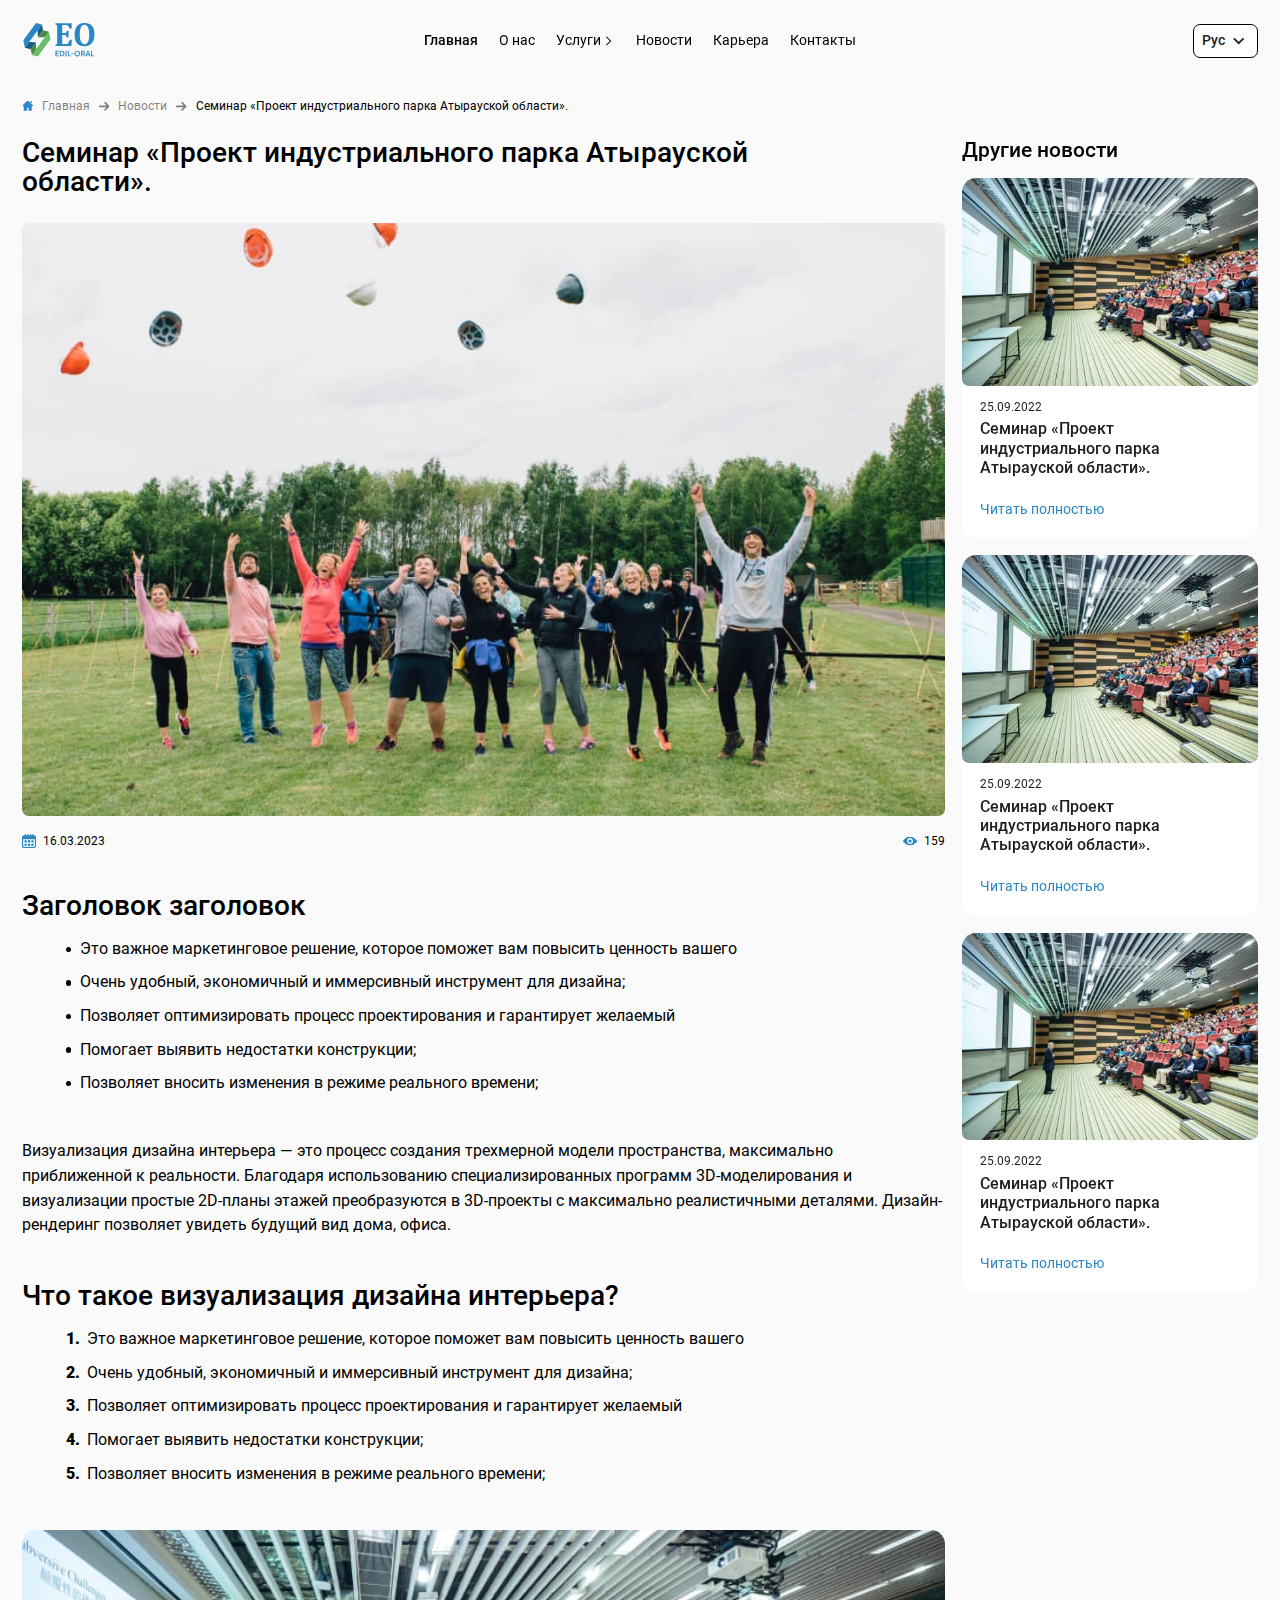
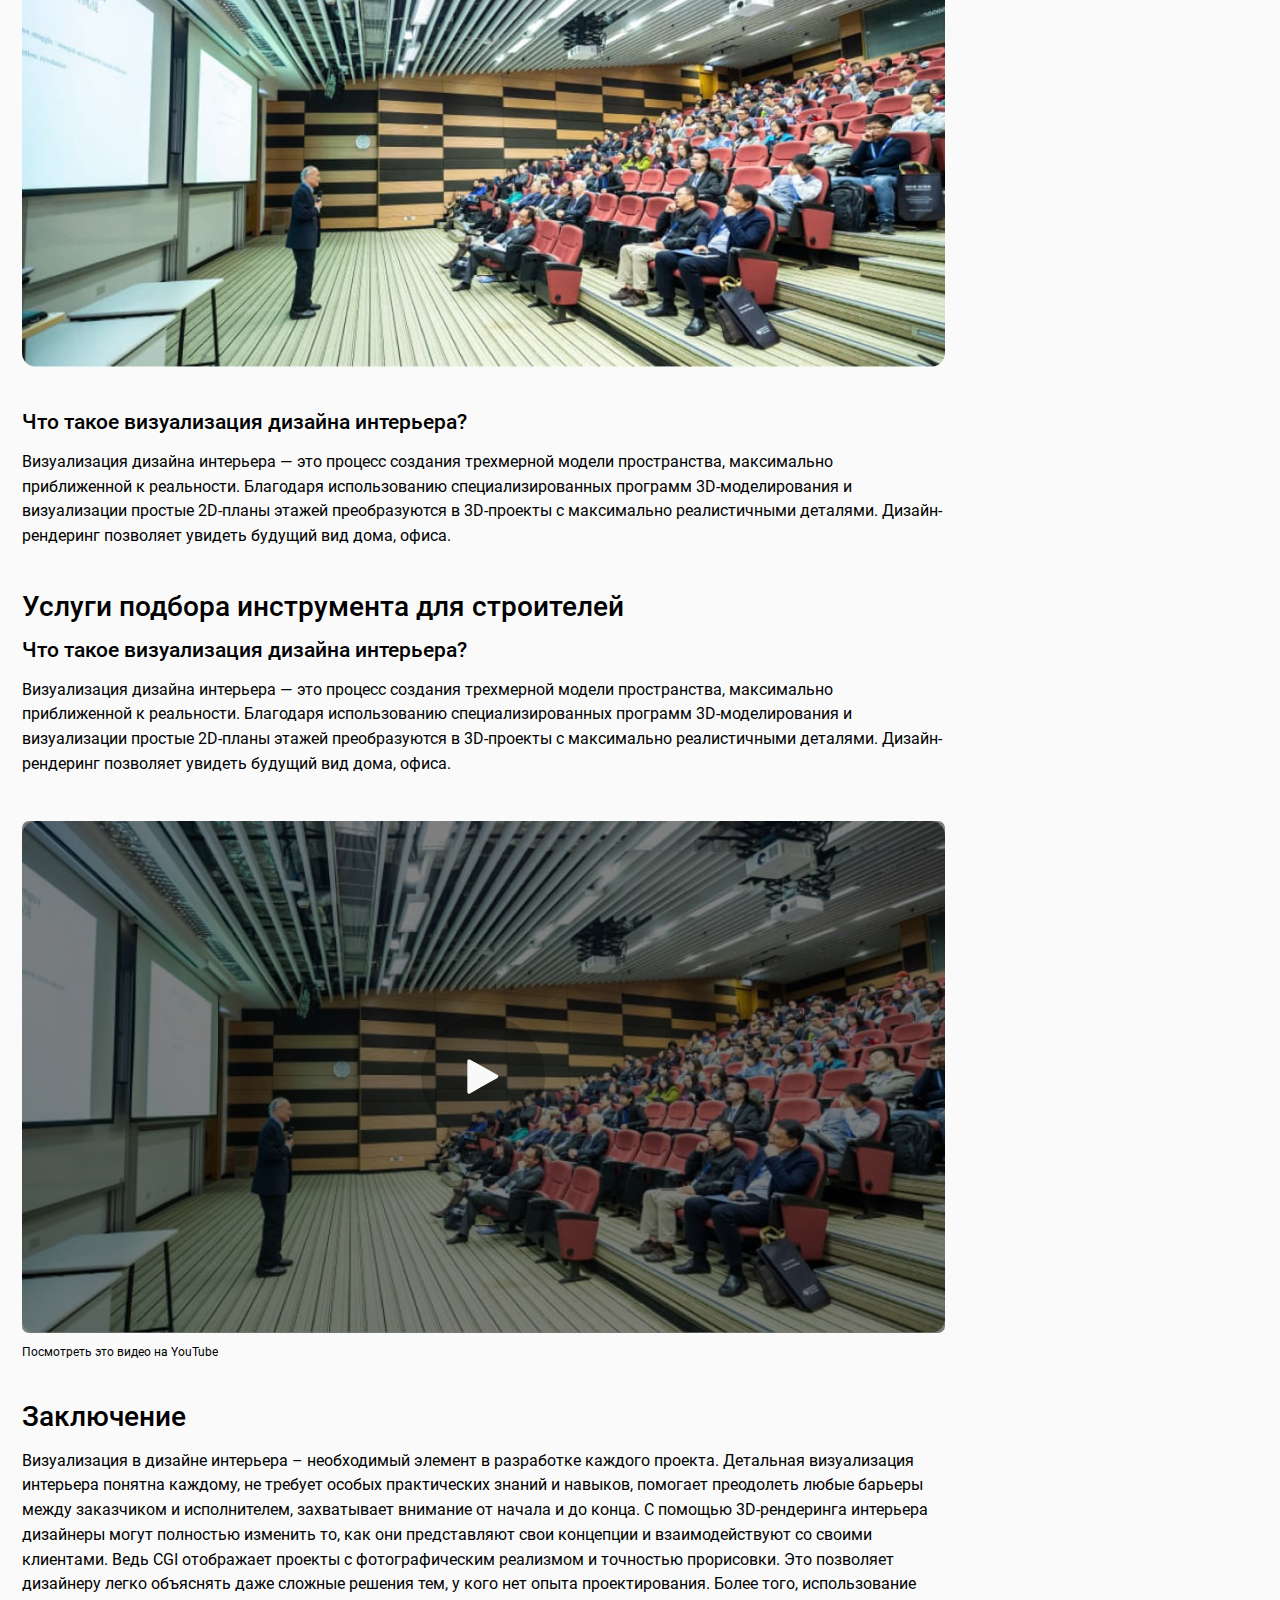
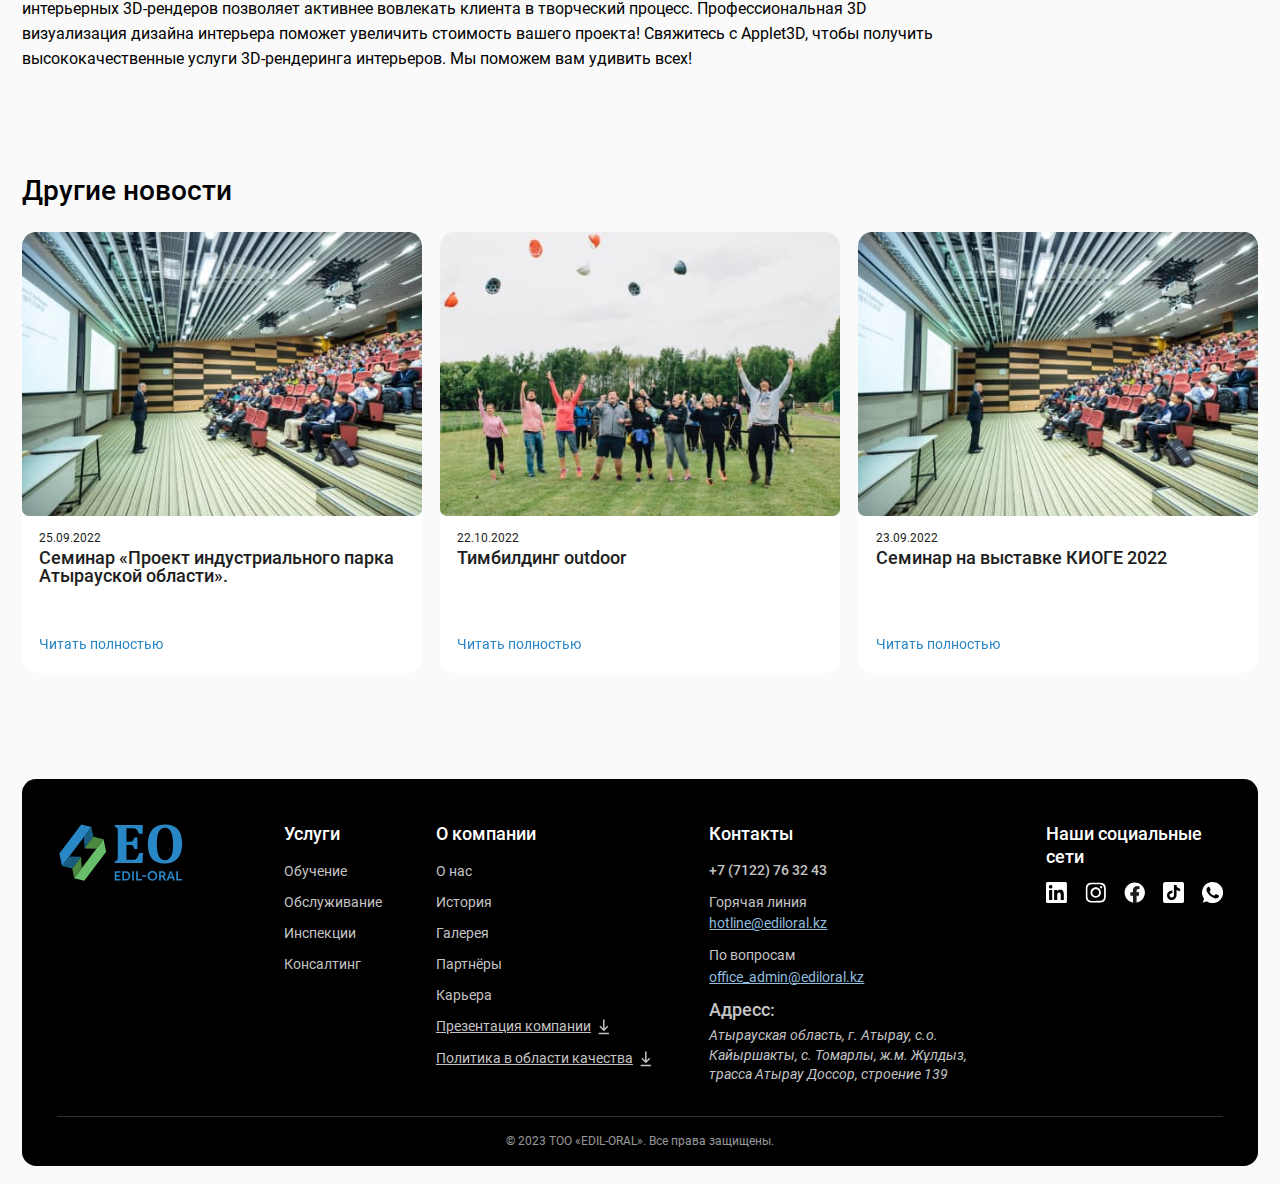
<file: article.html>
<!DOCTYPE html>
<html lang="ru">

<head>
    <meta charset="UTF-8">
    <meta http-equiv="X-UA-Compatible" content="IE=edge">
    <meta name="viewport" content="width=device-width, initial-scale=1.0">
    <title>Article</title>
    <link rel="stylesheet" href="css/fancybox.css">
    <link rel="stylesheet" href="css/swiper.css">
    <link rel="stylesheet" href="css/style.min.css">
</head>

<body>

    <header class="header">
        <div class="container">
            <div class="header__inner">
                <a class="header__logo logo" href="#">
                    <img class="logo__img" src="images/logo.svg" alt="logo">
                </a>
                <div class="header__wrapper">
                    <nav class="header__menu menu">
                        <ul class="menu__list menu-list">
                            <li class="menu-list__item">
                                <a class="menu-list__link menu-list__link--active" href="#">
                                    Главная
                                </a>
                            </li>
                            <li class="menu-list__item">
                                <a class="menu-list__link" href="#">
                                    О нас
                                </a>
                            </li>
                            <li class="menu-list__item menu-list__item--sublist">
                                <div class="menu-list__point">
                                    <span>
                                        Услуги
                                    </span>
                                    <svg width="13" height="24" viewBox="0 0 13 24" fill="none"
                                        xmlns="http://www.w3.org/2000/svg">
                                        <g clip-path="url(#clip0_2426_5670)">
                                            <path fill-rule="evenodd" clip-rule="evenodd"
                                                d="M9.36126 11.6842C9.54625 11.8586 9.54625 12.1414 9.36126 12.3158L4.53192 16.8692C4.34693 17.0436 4.04705 17.0436 3.86207 16.8692L3.63874 16.6586C3.45375 16.4842 3.45375 16.2015 3.63874 16.027L7.90983 12L3.63874 7.97295C3.45375 7.79854 3.45375 7.5158 3.63874 7.34138L3.86207 7.13081C4.04705 6.9564 4.34693 6.9564 4.53192 7.13081L9.36126 11.6842Z"
                                                fill="#1E1E1E" />
                                        </g>
                                        <defs>
                                            <clipPath id="clip0_2426_5670">
                                                <rect width="24" height="12" fill="white"
                                                    transform="translate(0.5 24) rotate(-90)" />
                                            </clipPath>
                                        </defs>
                                    </svg>
                                </div>
                                <ul class="menu-list__sublist menu-sublist">
                                    <li class="menu-sublist__item">
                                        <a class="menu-sublist__link" href="#">
                                            Услуга 1
                                        </a>
                                    </li>
                                    <li class="menu-sublist__item">
                                        <a class="menu-sublist__link" href="#">
                                            Услуга 2
                                        </a>
                                    </li>
                                    <li class="menu-sublist__item">
                                        <a class="menu-sublist__link" href="#">
                                            Услуга 3
                                        </a>
                                    </li>
                                </ul>
                            </li>
                            <li class="menu-list__item">
                                <a class="menu-list__link" href="#">
                                    Новости
                                </a>
                            </li>
                            <li class="menu-list__item">
                                <a class="menu-list__link" href="#">
                                    Карьера
                                </a>
                            </li>
                            <li class="menu-list__item">
                                <a class="menu-list__link" href="#">
                                    Контакты
                                </a>
                            </li>
                        </ul>
                    </nav>
                    <div class="header__lang lang">
                        <div class="lang__inner">
                            <div class="lang__text">
                                Выбрать язык
                                <span>
                                    / Изменить
                                </span>
                            </div>
                            <div class="lang__current">
                                <span>
                                    Рус
                                </span>
                                <svg width="22" height="22" viewBox="0 0 22 22" fill="none"
                                    xmlns="http://www.w3.org/2000/svg">
                                    <path d="M16.5 8.25L11 13.75L5.5 8.25" stroke="#1E1E1E" stroke-width="2" />
                                </svg>
                            </div>
                        </div>
                        <ul class="lang__list lang-list">
                            <li class="lang-list__item">
                                <a class="lang-list__link" href="#">
                                    <span>
                                        Рус
                                    </span>
                                    <?xml version="1.0" encoding="UTF-8"?><svg xmlns="http://www.w3.org/2000/svg"
                                        viewBox="0 0 9 6" width="900" height="600">
                                        <rect fill="#fff" width="9" height="3" />
                                        <rect fill="#d52b1e" y="3" width="9" height="3" />
                                        <rect fill="#0039a6" y="2" width="9" height="2" />
                                    </svg>
                                </a>
                            </li>
                            <li class="lang-list__item">
                                <a class="lang-list__link" href="#">
                                    <span>
                                        Кз
                                    </span>
                                    <?xml version="1.0" encoding="utf-8"?>
                                    <svg width="800px" height="800px" viewBox="0 0 36 36"
                                        xmlns="http://www.w3.org/2000/svg" xmlns:xlink="http://www.w3.org/1999/xlink"
                                        aria-hidden="true" role="img" class="iconify iconify--twemoji"
                                        preserveAspectRatio="xMidYMid meet">

                                        <path fill="#00AFCA"
                                            d="M36 27a4 4 0 0 1-4 4H4a4 4 0 0 1-4-4V9a4 4 0 0 1 4-4h28a4 4 0 0 1 4 4v18z">

                                        </path>

                                        <g fill="#FFCC4D">

                                            <circle cx="19.035" cy="16.513" r="2.865">

                                            </circle>

                                            <path
                                                d="M19.037 13.432c.17-.002.232-.109.232-.236c0-.17-.232-1.496-.232-1.496s-.236 1.326-.236 1.496c0 .127.064.236.236.236zm0 6.178c-.172.001-.236.108-.236.235c0 .171.236 1.479.236 1.479s.232-1.309.232-1.479c.001-.126-.062-.235-.232-.235zm-.801-.121c-.165-.042-.252.045-.285.168c-.044.164-.163 1.506-.163 1.506s.571-1.221.615-1.385c.034-.123-.001-.245-.167-.289zm1.6-5.968c.166.044.256-.044.289-.166c.044-.165.154-1.49.154-1.49s-.562 1.203-.607 1.369c-.033.122-.001.243.164.287zm-2.343 5.658c-.149-.083-.256-.022-.319.089c-.085.147-.547 1.412-.547 1.412s.867-1.031.952-1.178c.064-.111.063-.237-.086-.323zm3.089-5.351c.149.086.259.024.322-.086c.086-.148.535-1.398.535-1.398s-.856 1.017-.942 1.164c-.062.11-.062.235.085.32zm-3.727 4.862c-.122-.119-.241-.088-.331.002c-.12.121-.894 1.223-.894 1.223s1.105-.772 1.225-.891c.09-.09.122-.214 0-.334zm4.369-4.37c.122.121.243.09.333 0c.121-.12.879-1.213.879-1.213s-1.089.762-1.209.883c-.09.09-.123.21-.003.33zm-4.857 3.731c-.087-.146-.21-.146-.321-.083c-.148.085-1.18.949-1.18.949s1.267-.458 1.414-.543c.111-.064.173-.174.087-.323zm5.35-3.089c.087.149.213.15.322.087c.148-.086 1.163-.944 1.163-.944s-1.249.453-1.397.538c-.11.064-.172.171-.088.319zm-5.657 2.346c-.046-.164-.166-.196-.289-.164c-.164.044-1.385.612-1.385.612s1.342-.115 1.506-.159c.123-.034.212-.123.168-.289zm5.966-1.6c.046.166.166.2.289.167c.165-.044 1.368-.61 1.368-.61s-1.324.114-1.49.158c-.122.032-.211.121-.167.285zm-6.071.803c-.002-.17-.109-.232-.236-.232c-.17 0-1.496.232-1.496.232s1.326.236 1.496.236c.127 0 .236-.064.236-.236zm6.178 0c.001.172.108.236.235.236c.171 0 1.479-.236 1.479-.236s-1.309-.232-1.479-.232c-.127-.001-.235.062-.235.232zm-6.073-.797c.042-.165-.045-.252-.168-.285c-.164-.044-1.506-.163-1.506-.163s1.221.571 1.385.615c.123.033.245-.001.289-.167zm5.967 1.599c-.044.166.044.256.166.289c.165.044 1.49.154 1.49.154s-1.203-.563-1.369-.607c-.122-.032-.243-.001-.287.164zm-5.659-2.342c.083-.148.022-.256-.089-.319c-.147-.085-1.412-.547-1.412-.547s1.031.867 1.178.952c.111.064.237.062.323-.086zm5.351 3.089c-.086.149-.024.259.086.322c.147.086 1.398.535 1.398.535s-1.017-.855-1.164-.941c-.11-.063-.235-.063-.32.084zm-4.862-3.727c.119-.122.088-.241-.002-.331c-.121-.12-1.223-.894-1.223-.894s.772 1.105.891 1.225c.09.09.213.122.334 0zm4.37 4.369c-.121.122-.09.244 0 .333c.12.121 1.213.879 1.213.879s-.762-1.089-.883-1.21c-.09-.09-.21-.123-.33-.002zm-3.73-4.858c.145-.087.146-.21.083-.321c-.085-.147-.949-1.18-.949-1.18s.458 1.267.543 1.414c.063.111.174.173.323.087zm3.089 5.351c-.148.086-.15.211-.087.321c.086.148.944 1.163.944 1.163s-.453-1.25-.538-1.398c-.064-.109-.172-.172-.319-.086zm-2.347-5.658c.164-.046.196-.166.164-.289c-.044-.164-.612-1.385-.612-1.385s.115 1.342.159 1.506c.033.123.123.212.289.168zm1.6 5.967c-.166.046-.2.166-.167.289c.044.165.61 1.368.61 1.368s-.114-1.325-.158-1.489c-.032-.123-.121-.212-.285-.168z">

                                            </path>

                                        </g>

                                        <g fill="#FFCC4D">

                                            <path
                                                d="M21.846 23.645l-.037.016l-.041.006l-.031.006l-.057-.012l-.025-.01l-.023-.011l-.027-.017l-.045-.032l-.041-.033l-.023-.016l-.029-.012l-.02-.005h-.029l-.113.235l-.023.033l-.022.027l-.023.017l-.02.017l-.029.011h-.027l-.025-.011l-.035-.017l-.01-.017l-.012-.017l-.012-.022l-.012-.026l-.016-.083l-.033.027l-.031.039l-.062.094l-.037.049l-.039.038l-.021.023l-.027.017l-.027.012l-.033.01h-.016l-.029.006l-.027-.006l-.021-.01l-.064-.077l-.072-.077l-.049.077l-.057.065l-.027.027l-.025.027l-.027.022l-.051.028l-.027.006h-.027l-.023-.006l-.022-.012l-.016-.017l-.021-.026a2.5 2.5 0 0 0-.045-.121l-.006-.028l-.01-.021l-.012-.011h-.012l-.148.242l-.021.021l-.039.017l-.086.021h-.051l-.039-.011l-.012-.006l-.016-.017l-.004-.01v-.022l.02-.242l-.016.006l-.043.021a3.434 3.434 0 0 0-.115.126l-.049.061l-.061.051l-.057.043l-.032.018l-.066.01l-.027-.006l-.012-.004l-.011-.012l-.006-.017V24.1l.006-.07l.017-.111l-.011-.065l-.023-.038l-.033.049l-.054.071a4.69 4.69 0 0 1-.138.144a1.352 1.352 0 0 0-.077.055l-.06.021l-.012-.006h-.017l-.012-.01l-.004-.006l-.012-.017l-.004-.017v-.021l-.006-.028l.006-.208c-.1.068-.201.134-.303.197l-.038.017l-.043.022c-.041.01-.081.02-.121.032h-.04l-.037-.005l-.034-.012l.017-.044l.033-.077l.021-.032l.024-.033l.021-.033l.056-.055l.061-.043l.07-.045l.072-.033l.083-.027l.082-.021l.187-.033l.093-.012c.276-.016.553-.018.829-.016l.303-.017l.094-.011l.174-.033l.084-.023l.078-.032l.072-.033c.038-.03.077-.06.117-.088l.053-.062l-.057-.109l.045-.006l.043-.01l.045-.022l.037-.028l.016-.01l.018-.017l.012-.022l.012-.016l.004-.022v-.038l-.012-.022l.094-.017l.1-.011l.105-.006h.109c.153.006.305.015.457.027c.23.028.461.05.692.072l.207.011v.076l-.004.034l-.012.032l-.01.033l-.012.027l-.016.022c-.019.022-.04.044-.061.065l-.049.032l-.053.022l-.053.012l-.061.011l-.117-.011l-.061-.017l-.053-.028l-.057-.027l-.043-.039l-.043-.043v.094c-.008.061-.018.121-.027.182l-.021.057l-.012.023l-.016.016l-.012.017l-.014.01m-4.418-.517l.125.055a1.45 1.45 0 0 1 .077-.06l.049-.026l.044-.028l.165-.066l.142-.066l.072-.027l.122-.065l.049-.034c.124-.081.249-.161.374-.24l.109-.077l.083-.066c.082-.074.162-.149.242-.225l.033-.022l.038-.022a3.49 3.49 0 0 1 .138-.066l.093-.032c.186-.051.375-.091.565-.121c.194-.023.388-.049.582-.071l.258-.044c.064-.018.128-.034.193-.049l.066-.083l.106-.115l.072-.071l.08-.067l.094-.071l.109-.072l.166-.098c.119-.06.237-.12.355-.182c.21-.098.417-.202.623-.308l.098-.066l.027-.083l.039-.081l.049-.083l.127-.17c.058-.062.114-.124.17-.188c.068-.066.138-.13.209-.192l.106-.087l.053-.039l.057-.038c.04-.023.08-.045.121-.066l.061-.028l.059-.021l.129-.034l.064-.004l.061-.006l.064.006l.061.01l-.004.066l-.016.065l-.049.138l-.041.071l-.049.072l-.06.076l-.072.077l.057-.006l.049-.011l.039-.012l.037-.016l.072-.022l.103-.011l.006.039v.038l-.006.038l-.01.033l-.016.033l-.023.033l-.021.026l-.027.028a7.797 7.797 0 0 1-.231.214l.065.006c.048.015.096.03.145.043l.053.012l-.064.05a5.026 5.026 0 0 1-.154.099l-.176.099l-.088.055l-.088.061l-.082.066l.037.005l.051.022l.022.006l.021.011l.018.005l.016-.005l-.109.061a7.605 7.605 0 0 0-.203.099l-.084.05l-.016.017l-.01.017l-.012.016l.004.022l.012.017l.021.016l.02.018l-.008.021l-.012.018l-.021.016l-.02.017l-.053.026l-.064.028l-.125.044l-.078.039l.109.109l-.039.038l-.037.028l-.033.017l-.039.016l-.076.011h-.108l.012.05l.016.049l.023.111a4.474 4.474 0 0 1-.209.153l-.127.082l-.141.082l-.084.039l-.082.038a4.68 4.68 0 0 1-.281.099l-.213.045l-.117.017c.127.004.254.006.381.005l.312-.033l.137-.027l.121-.033c.08-.027.158-.057.236-.088l.152-.07l.15-.083l.141-.089l.15-.087l-.09-.044l-.086-.027l-.041-.019c-.031-.015-.062-.03-.094-.043l-.051-.028l.043-.032l.053-.022l.057-.021c.066-.016.133-.031.199-.045c.086-.009.172-.02.258-.032l.109-.011l.084-.021l.022-.012l.016-.017l-.004-.006l-.012-.011l-.016-.006l-.021-.01l-.061-.012l-.078-.011l-.076-.006l-.076-.011l-.068-.017l-.041-.017l.537-.12l.094-.028c.041-.015.081-.032.121-.049l.053-.034l.023-.021l-.006-.005l-.01-.012l-.051-.011l-.07-.006h-.084c-.057-.004-.113-.008-.17-.01l-.07-.012l-.045-.011l.078-.032c.116-.036.234-.069.352-.1c.067-.023.135-.046.203-.066l.104-.044l.049-.027l.045-.027l.016-.017l.017-.022l.016-.016l.006-.017l-.006-.017l-.016-.012l-.017-.004h-.152l-.072.004h-.098l-.029-.004l-.019-.012l-.024-.011c.2-.132.402-.263.605-.391l.158-.11a3.25 3.25 0 0 0 .125-.109l.049-.055l.045-.055l.033-.06l.027-.06l.016-.067v-.071h-.037l-.039.006l-.086.032a5.447 5.447 0 0 1-.232.138l-.043.028l-.051.021l-.049.017l-.045.011l-.043.006H24.5l-.043-.017l.133-.099c.107-.091.213-.183.318-.275a9.94 9.94 0 0 0 .34-.341l.158-.176c.047-.062.095-.122.144-.182c.039-.056.078-.113.115-.17l.012-.021l.004-.017l-.004-.023l-.006-.016l-.006-.018l-.016-.011l-.017-.017l-.016-.006l-.021-.01l-.024-.006h-.043l-.021.006l-.029.004l-.016.018l-.023.017c-.112.112-.223.226-.332.341l-.133.126a19.54 19.54 0 0 1-.264.226a3.428 3.428 0 0 1-.127.082l-.121.061l.037-.033c.04-.038.079-.076.117-.115c.141-.162.276-.33.406-.5l.254-.357l.068-.12l.068-.11l.055-.1l.043-.094l.027-.076l.006-.027v-.044l-.006-.017l-.02-.033l-.012-.011l-.018-.005l-.031-.018l-.041-.011h-.075l-.021.006l-.016.005l-.023.012l-.016.016l-.045.039a4.24 4.24 0 0 0-.143.182c-.11.172-.226.34-.346.505l-.139.165l-.07.072l-.076.066l.098-.183l.154-.323l.1-.236l.043-.121l.076-.248c.019-.08.036-.16.051-.241c.007-.075.013-.15.018-.226l-.008-.055l-.004-.049l-.006-.051l-.016-.064l-.012-.018l-.027-.027l-.037-.016l-.041-.012h-.037l-.035.006l-.01.006l-.016.004l-.006.012c-.099.312-.174.63-.26.945c-.032.088-.064.176-.098.264l-.082.159l-.051.071l.033-.158c.016-.092.03-.183.043-.275l.023-.226l.006-.094a3.445 3.445 0 0 0-.012-.143l-.01-.055l-.016-.044l-.023-.033l-.012-.011l-.033-.011l-.016-.006h-.018l-.016.006l-.045.011l-.043.022c-.034.17-.075.339-.121.506a6.14 6.14 0 0 1-.23.62a7.493 7.493 0 0 1-.188.368l-.121.209l-.131.197a8.785 8.785 0 0 1-.273.362c-.092.104-.186.206-.281.308c-.099.097-.2.193-.303.287c-.106.088-.213.173-.322.257a7.463 7.463 0 0 1-.408.275l-.242.142l-.385.177l-.396.142l-.328.1l-.34.076l-.17.028l-.348.044l-.176.011l-.017.006l-.017.005l-.033.018l-.037.026a4.543 4.543 0 0 0-.127.115l-.088.089l-.319.356l-.121.121l-.142.109l-.056.038l-.055.034l-.12.055c-.186.076-.375.145-.562.22l-.049.027l-.044.023l-.032.021l-.061.061l-.017.027l-.012.027l-.004.039v.028">

                                            </path>

                                            <path
                                                d="M19.441 23.375l.092.012l.045.017l.01.005v.006h-.01l-.012.005l-.088.017h-.07l-.23-.017l-.583-.011c-.154.002-.308.006-.462.011c-.136.01-.271.021-.407.033l-.105.017l-.093.021c-.022.008-.043.016-.065.022l-.028.012l-.022.017l.01-.056l.024-.056l-.077.022l-.066.033l-.026.017l-.023.022l-.017.026l-.004.028l-.016-.038l-.012-.034a.808.808 0 0 0-.012-.071c.006-.029.012-.058.016-.087l.018-.028l.01-.022l.023-.026l.044-.044l.06-.039l.068-.038a.503.503 0 0 0 .114.049a.322.322 0 0 0 .117-.011c.061.054.219.043.241-.055a.24.24 0 0 0 0-.11l.066-.005l.077-.012l.17-.044l.089-.017l.082-.021l.077-.011l.065-.006l-.027.023l-.143.109l-.054.038l.07.018l.061.011l-.13.148l-.034.044l.043.017l.044.012l.05.011h.099l.098-.022l.039-.023l.045.023l.044.017c.028.008.057.016.086.022c.068.007.136.015.205.021h.414m-.501-1.672l-.049.099l-.056.127a2.618 2.618 0 0 0-.081.158l-.028.028l-.065-.055l-.072-.05l-.077-.039l-.081-.032l-.177-.045l-.087-.016a6.75 6.75 0 0 0-.286-.027a5.971 5.971 0 0 1-.379-.018l-.176-.021l-.099-.017l-.093-.021l-.098-.034l-.083-.043l-.061-.04l-.126-.093c-.184-.173-.366-.348-.555-.517l-.109-.076l-.05-.022l-.052-.016l-.093-.021a4.505 4.505 0 0 0-.164-.055a4.336 4.336 0 0 0-.155-.071a3.155 3.155 0 0 1-.263-.182l-.055-.051l-.109-.109l-.105-.115c-.173-.211-.336-.429-.505-.643a9.824 9.824 0 0 0-.247-.253l-.071-.065l-.072-.06l-.158-.115l-.016.005l-.018.017l-.017.022c-.01.025-.018.051-.026.077l-.006.022l-.04-.018l-.033-.017l-.04-.017l-.033-.011h-.071l-.039.011l-.038.017c.03.038.059.076.087.115l.049.077l.089.17l.032.083l.012.044l.012.033l.005.038v.032h-.296l.043.066c.033.045.068.089.103.132l.182.182l.061.049l.056.039a3.445 3.445 0 0 1-.143.012l-.144.016l.049.045c.043.03.085.061.127.093l.071.049l.072.044l.071.039l.066.022l.061.016l.049.011l.016.006l.012.012l.004.005v.021l-.016.045l-.004.032l-.007.022v.016l.007.028l.004.022l.012.01l.016.012l.021.011l.028.006l.056.022l.027.01l.022.017l.005.006v.011l-.005.006l-.044.032l-.022.022l-.022.027v.023l-.005.022l.011.059l.192.066l.044.01l.044.018l.033.017l.028.017l-.182.143l.049.044l.061.033l.077.038c.055.02.11.038.166.056l.082.016l.072.017h.065l-.061.044l-.077.049l-.082.045l-.061.044l.055.038c.167.086.338.166.512.237c.304.124.615.232.928.329c.07.017.139.035.208.055l.088.017l-.177-.017a7.468 7.468 0 0 1-.329-.05l-.154-.033l-.303-.087l-.142-.05c-.38-.148-.751-.318-1.132-.462l.028-.016l.077-.028l.049-.011c.067-.02.132-.042.198-.066a7.444 7.444 0 0 1-.391-.07a4.739 4.739 0 0 0-.203-.061l-.039-.017l-.033-.017l-.027-.018l-.018-.016v-.005l.006-.006l.017-.006l.016-.011l.044-.017l.192-.056l.111-.038c-.159-.03-.319-.057-.479-.082l-.077-.018l-.061-.021l-.022-.012l-.021-.017l-.018-.01l-.011-.018l.017-.011l.049-.011c.051-.008.103-.017.154-.027l.088-.011c.05-.014.099-.029.148-.045l.023-.016l.022-.018l-.087-.033l-.056-.01l-.055-.012l-.252-.033l-.066-.016l-.061-.012l-.121-.043l-.056-.028l-.045-.032l-.044-.039l-.033-.049l.012-.006l.021-.006h.028l.044.006l.209.011l.122.012h.153l.043-.006l.034-.011l.022-.012a9.196 9.196 0 0 1-.308-.132a6.414 6.414 0 0 0-.204-.099l-.208-.109l-.099-.061a7.586 7.586 0 0 1-.181-.132l-.077-.066l-.034-.038l-.034-.033l-.021-.033l-.023-.039l-.022-.032l-.012-.038l-.009-.071h.037l.044.005l.044.018l.044.016l.087.055l.099.055l.044.028l.049.026l.049.022l.044.017l.049.012l.044.005h.05l.043-.017l-.13-.1a13.893 13.893 0 0 1-.319-.273a8.748 8.748 0 0 1-.501-.518l-.07-.093l-.072-.088a7.298 7.298 0 0 1-.116-.171l-.01-.022v-.038l.005-.017l.005-.016l.017-.011l.016-.017l.018-.012l.021-.006l.022-.004h.044l.027.004l.024.006l.021.017c.119.118.236.237.351.358c.127.122.259.24.396.352l.126.081l.065.034l.061.021l-.043-.027l-.115-.115c-.141-.162-.275-.33-.407-.5a10.5 10.5 0 0 1-.171-.242a7.343 7.343 0 0 0-.154-.236a5.403 5.403 0 0 1-.121-.209a5.052 5.052 0 0 0-.07-.17l-.007-.027v-.045l.007-.016l.021-.033l.012-.012l.017-.01l.071-.023h.077l.022.005l.016.006l.022.012l.061.055l.143.182c.112.172.23.34.352.505l.13.165l.072.071l.077.066a13.15 13.15 0 0 1-.252-.504a9.786 9.786 0 0 1-.099-.236l-.044-.121a4.433 4.433 0 0 0-.077-.248l-.027-.121l-.02-.123l-.012-.115l-.005-.109l.005-.055l.007-.05l.005-.05l.011-.049l.011-.018l.006-.016l.016-.018l.011-.01l.038-.017l.039-.01h.038l.033.006l.016.004l.012.006l.006.012l.006.016c.094.307.171.619.252.93c.032.087.065.173.1.258l.038.082l.044.077l.049.077l-.032-.16a5.974 5.974 0 0 0-.044-.273a8.572 8.572 0 0 1-.027-.319l.011-.143l.011-.056l.017-.043l.022-.033l.011-.012l.016-.011l.016-.005h.05l.045.016l.043.022l.077.346c.028.105.059.21.093.313c.056.157.117.313.182.467l.077.159l.11.21l.12.208l.133.198l.142.197l.133.165c.092.104.185.207.28.308c.099.097.2.192.303.285l.159.133c.146.114.296.222.451.324c.121.072.244.142.368.209l.378.182c.192.076.386.146.582.208c.192.051.387.095.583.132c.263.042.533.067.804.078">

                                            </path>
                                        </g>
                                        <g fill="#FFCC4D">
                                            <path
                                                d="M3.457 28.522s-.237.197-.317.098c-.129-.16.397-.959.397-1.241c0-.461-.309-.589-.689-.654c-.256-.044-.671.019-.671.019c.078.105.129.138.261.144a.554.554 0 0 0-.296.501c0 .396.164.56.164 1.009c0 .249-.204.565-.204.565c.36-.036.54-.369.438-.637a.174.174 0 0 1 .154.047c.026-.073-.015-.16-.071-.233c.045-.023.078-.009.149.005c-.007-.076-.053-.156-.164-.232c.324.083.523-.142.523-.378c0-.18-.125-.308-.248-.308a.256.256 0 0 0-.131.041c-.023-.048-.011-.114.012-.163c-.089.023-.146.076-.105.188a.22.22 0 0 0-.161.074a.192.192 0 0 0 .161.072c-.05.104.006.163.087.209c0 0-.052-.209.081-.209c.06 0 .114.021.114.108c0 .075-.067.181-.221.175c-.155-.007-.28-.107-.28-.352c0-.229.183-.342.424-.349c.218-.007.382.111.382.336c0 .298-.432.98-.432 1.246c0 .2.179.311.355.311c.228 0 .42-.226.42-.226l-.132-.166zm-.05-5.402c0-.498.448-.755.8-.755c.474 0 .727.284.727.654c0 .212-.039.344-.136.545l-1.087 2.257a.67.67 0 0 0-.051.3c0 .202.197.368.403.373c.187.005.392-.175.392-.38c0-.249-.128-.359-.261-.359c-.163 0-.228.066-.228.181c0 .081.039.115.094.115c.14 0 .101-.188.101-.188a.13.13 0 0 1 .094.176a.247.247 0 0 1 .135.079a.248.248 0 0 1-.135.074c.033.108-.011.161-.105.184a.193.193 0 0 0 .013-.116c-.149.042-.377-.024-.377-.282c0-.256.177-.471.51-.418c-.08-.036-.119-.113-.127-.201c.06.025.127.028.127.028c-.039-.068-.093-.127-.091-.263c.062.029.119.08.198.047c-.124-.243.028-.577.416-.658a.8.8 0 0 0-.211.524c0 .58.162.676.162 1.078a.596.596 0 0 1-.258.474v-.007c.112.03.185.087.227.162c-.259.073-.636.072-.837-.007a.62.62 0 0 1-.443-.295a.897.897 0 0 1 0-.714c.154-.321.88-1.86 1.106-2.345a.77.77 0 0 0 .077-.33c0-.295-.271-.399-.425-.399c-.185 0-.373.142-.373.316c0 .112.061.178.147.178c.209 0 .196-.177.154-.289c.129.06.205.162.184.272c.074.01.144.045.208.117c-.051.066-.113.114-.208.115c.042.17-.072.242-.184.281c.035-.124.058-.269-.154-.269c-.155 0-.277-.027-.348-.128c-.005.135-.018.665-.018.665c-.008.2.267.194.442.135c-.067.23-.202.355-.517.323a.247.247 0 0 1 .158.241c0 .188-.152.395-.251.457l-.05-1.948z">

                                            </path>
                                            <path
                                                d="M3.506 23.12c0-.498-.448-.755-.8-.755c-.474 0-.727.284-.727.654c0 .212.039.344.136.545l1.087 2.257a.67.67 0 0 1 .05.3c0 .202-.197.368-.402.373c-.188.005-.392-.175-.392-.38c0-.249.128-.359.261-.359c.163 0 .228.066.228.181c0 .081-.039.115-.094.115c-.14 0-.101-.188-.101-.188a.13.13 0 0 0-.094.176a.247.247 0 0 0-.135.079a.248.248 0 0 0 .135.074c-.032.108.012.161.106.183a.193.193 0 0 1-.013-.116c.149.042.377-.024.377-.282c0-.256-.177-.471-.509-.418c.079-.036.119-.113.126-.201a.423.423 0 0 1-.126.028c.038-.068.092-.127.09-.263c-.062.029-.118.08-.198.047c.124-.243-.028-.577-.416-.658a.8.8 0 0 1 .211.524c0 .58-.161.676-.161 1.078c0 .168.087.351.258.474v-.007a.343.343 0 0 0-.227.162c.259.073.635.072.837-.007a.62.62 0 0 0 .443-.295a.897.897 0 0 0 0-.714c-.154-.321-.88-1.86-1.106-2.345a.77.77 0 0 1-.077-.33c0-.295.271-.399.425-.399c.185 0 .373.142.373.316c0 .112-.061.178-.147.178c-.209 0-.196-.177-.155-.289c-.129.06-.205.162-.184.272a.337.337 0 0 0-.208.117c.051.066.113.114.208.115c-.042.17.072.242.184.281c-.035-.124-.058-.269.155-.269c.155 0 .277-.027.348-.128l.018.665c.008.2-.268.194-.443.135c.066.229.202.354.516.322a.247.247 0 0 0-.158.241c0 .188.151.395.251.457l.05-1.946zm-.049 5.402s.237.197.317.098c.129-.16-.397-.959-.397-1.241c0-.461.309-.589.689-.654c.256-.044.672.019.672.019c-.079.105-.129.138-.261.144a.555.555 0 0 1 .296.501c0 .396-.164.56-.164 1.009c0 .249.204.565.204.565c-.36-.036-.54-.369-.438-.637a.176.176 0 0 0-.154.047c-.026-.073.016-.16.071-.233c-.045-.023-.078-.009-.149.005c.007-.076.052-.156.164-.232c-.324.083-.523-.142-.523-.378c0-.18.125-.308.248-.308c.04 0 .098.017.131.041c.023-.048.011-.114-.013-.163c.09.023.146.076.106.188a.221.221 0 0 1 .161.074a.192.192 0 0 1-.161.072c.05.104-.006.163-.087.209c0 0 .052-.209-.081-.209c-.06 0-.114.021-.114.108c0 .075.067.181.221.175c.154-.007.279-.107.279-.352c0-.229-.183-.342-.424-.349c-.218-.007-.382.111-.382.336c0 .298.432.98.432 1.246c0 .2-.179.311-.355.311c-.228 0-.42-.226-.42-.226l.132-.166zm-.05-14.145c0-.5.448-.756.8-.756c.474 0 .727.284.727.655c0 .211-.039.343-.136.544l-1.087 2.258a.664.664 0 0 0-.051.299c0 .203.197.368.403.374c.187.004.392-.176.392-.38c0-.248-.128-.359-.261-.359c-.163 0-.228.067-.228.182c0 .079.039.114.094.114c.14 0 .101-.188.101-.188a.129.129 0 0 1 .094.174a.25.25 0 0 1 .135.08a.255.255 0 0 1-.135.075c.033.108-.011.16-.105.183a.192.192 0 0 0 .013-.116c-.149.042-.377-.024-.377-.282c0-.255.177-.47.51-.417c-.08-.038-.119-.115-.127-.201c.06.024.127.026.127.026c-.039-.068-.093-.127-.091-.262c.062.028.119.08.198.047c-.124-.244.028-.579.416-.658a.804.804 0 0 0-.211.524c0 .579.162.676.162 1.079c0 .168-.087.35-.258.474v-.007c.11.03.182.085.225.161c-.259.074-.636.072-.837-.007a.623.623 0 0 1-.443-.295a.892.892 0 0 1 0-.712c.154-.322.88-1.861 1.106-2.346a.787.787 0 0 0 .077-.33c0-.296-.271-.4-.425-.4c-.185 0-.373.141-.373.315c0 .112.061.179.147.179c.209 0 .196-.178.154-.289c.129.058.205.162.184.272c.074.01.144.044.208.118c-.051.064-.113.112-.208.114c.042.171-.072.243-.184.282c.035-.124.058-.268-.154-.268c-.155 0-.277-.027-.348-.127c-.005.134-.018.665-.018.665c-.008.199.267.194.442.134c-.065.23-.2.354-.515.322a.248.248 0 0 1 .158.242c0 .187-.152.395-.251.456l-.05-1.948z">

                                            </path>
                                            <path
                                                d="M3.506 14.377c0-.5-.448-.756-.8-.756c-.474 0-.727.284-.727.655c0 .211.039.343.136.544l1.087 2.258c.038.079.05.168.05.299c0 .203-.197.368-.402.374c-.188.004-.392-.176-.392-.38c0-.248.128-.359.261-.359c.163 0 .228.067.228.182c0 .079-.039.114-.094.114c-.14 0-.101-.188-.101-.188a.128.128 0 0 0-.094.174a.25.25 0 0 0-.135.08a.255.255 0 0 0 .135.075c-.032.108.011.16.105.183a.192.192 0 0 1-.013-.116c.149.042.377-.024.377-.282c0-.255-.177-.47-.509-.417c.079-.038.119-.115.126-.201c-.06.024-.126.026-.126.026c.038-.068.092-.127.09-.262c-.062.028-.118.08-.198.047c.124-.244-.028-.579-.416-.658a.804.804 0 0 1 .211.524c0 .579-.161.676-.161 1.079c0 .168.087.35.258.474v-.007c-.111.03-.184.085-.225.161c.259.074.635.072.837-.007a.623.623 0 0 0 .443-.295a.892.892 0 0 0 0-.712c-.154-.322-.88-1.861-1.106-2.346a.768.768 0 0 1-.077-.329c0-.296.271-.4.425-.4c.185 0 .373.141.373.315c0 .112-.061.179-.147.179c-.209 0-.196-.178-.155-.289c-.129.058-.205.162-.184.272a.33.33 0 0 0-.208.118c.051.064.113.112.208.114c-.042.171.072.243.184.282c-.035-.124-.058-.268.155-.268c.155 0 .277-.027.348-.127l.017.663c.008.199-.268.194-.443.134c.066.23.202.354.516.323a.248.248 0 0 0-.158.242c0 .187.151.395.251.456l.05-1.948z">

                                            </path>
                                            <path
                                                d="M3.506 12.879c0 .499-.448.756-.8.756c-.474 0-.727-.284-.727-.656c0-.21.039-.342.136-.544l1.087-2.258a.666.666 0 0 0 .05-.299c0-.202-.197-.368-.402-.373c-.188-.004-.392.175-.392.38c0 .249.128.359.261.359c.163 0 .228-.067.228-.182c0-.08-.039-.114-.094-.114c-.14 0-.101.188-.101.188a.129.129 0 0 1-.094-.175a.237.237 0 0 1-.135-.079a.26.26 0 0 1 .135-.074c-.032-.108.012-.16.106-.183a.192.192 0 0 0-.013.116c.149-.042.377.026.377.282c0 .255-.177.47-.509.417c.079.038.119.115.126.201a.46.46 0 0 0-.126-.026c.038.068.092.127.09.262c-.062-.028-.118-.08-.198-.047c.124.244-.028.579-.416.659a.807.807 0 0 0 .211-.525c0-.578-.161-.676-.161-1.078c0-.168.087-.35.258-.474v.007a.344.344 0 0 1-.226-.163c.259-.073.635-.072.837.008a.62.62 0 0 1 .443.296a.891.891 0 0 1 0 .712c-.154.322-.88 1.861-1.106 2.345a.765.765 0 0 0-.077.329c0 .297.271.4.425.4c.185 0 .373-.141.373-.316c0-.111-.061-.179-.147-.179c-.209 0-.196.177-.155.289c-.129-.058-.205-.162-.184-.272a.334.334 0 0 1-.208-.118c.051-.064.113-.113.208-.114c-.042-.17.072-.243.184-.283c-.035.125-.058.27.155.27c.155 0 .277.026.348.127l.018-.666c.008-.199-.268-.193-.443-.134c.066-.23.202-.354.516-.323a.248.248 0 0 1-.158-.242c0-.187.151-.395.251-.456l.049 1.95zm0 8.744c0 .499-.448.755-.8.755c-.474 0-.727-.283-.727-.654a1.1 1.1 0 0 1 .136-.544l1.087-2.258a.666.666 0 0 0 .05-.299c0-.203-.197-.368-.402-.373c-.188-.005-.392.175-.392.379c0 .248.128.359.261.359c.163 0 .228-.067.228-.182c0-.079-.039-.113-.094-.113c-.14 0-.101.188-.101.188a.13.13 0 0 1-.094-.175a.238.238 0 0 1-.135-.08a.254.254 0 0 1 .135-.074c-.032-.109.011-.161.105-.184a.192.192 0 0 0-.013.116c.149-.042.377.025.377.282c0 .255-.177.469-.509.417c.079.039.119.115.126.202c-.06-.023-.126-.027-.126-.027c.038.068.092.128.09.262c-.062-.028-.118-.08-.198-.047c.124.243-.028.58-.416.658a.802.802 0 0 0 .211-.524c0-.577-.161-.676-.161-1.078c0-.169.087-.351.258-.474v.006c-.111-.029-.184-.084-.225-.161c.259-.073.635-.072.837.008a.623.623 0 0 1 .443.295a.892.892 0 0 1 0 .712c-.154.322-.88 1.861-1.106 2.346a.761.761 0 0 0-.077.329c0 .296.271.399.425.399c.185 0 .373-.141.373-.316c0-.109-.061-.177-.147-.177c-.209 0-.196.177-.155.288c-.129-.058-.205-.163-.184-.272a.327.327 0 0 1-.208-.117a.272.272 0 0 1 .208-.115c-.042-.17.072-.241.184-.281c-.035.125-.058.269.155.269c.155 0 .277.026.348.128l.018-.666c.008-.198-.268-.193-.443-.134c.066-.229.202-.353.516-.322a.248.248 0 0 1-.158-.242c0-.187.151-.394.251-.456l.049 1.947z">

                                            </path>
                                            <path
                                                d="M3.407 21.623c0 .499.448.755.8.755c.474 0 .727-.283.727-.654a1.1 1.1 0 0 0-.136-.544l-1.087-2.258a.664.664 0 0 1-.051-.299c0-.203.197-.368.403-.373c.187-.005.392.175.392.379c0 .248-.128.359-.261.359c-.163 0-.228-.067-.228-.182c0-.079.039-.113.094-.113c.14 0 .101.188.101.188a.13.13 0 0 0 .094-.175a.238.238 0 0 0 .135-.08a.254.254 0 0 0-.135-.074c.033-.109-.011-.161-.105-.184c.019.042.019.08.013.116c-.149-.042-.377.025-.377.282c0 .255.177.469.51.417c-.08.039-.119.115-.127.202c.06-.023.127-.027.127-.027c-.039.068-.093.128-.091.262c.062-.028.119-.08.198-.047c-.124.243.028.58.416.658a.802.802 0 0 1-.211-.524c0-.577.162-.676.162-1.078a.594.594 0 0 0-.258-.474v.006a.341.341 0 0 0 .227-.162c-.259-.073-.636-.072-.837.008a.623.623 0 0 0-.443.295a.892.892 0 0 0 0 .712c.154.322.88 1.861 1.106 2.346c.048.102.077.21.077.329c0 .296-.271.399-.425.399c-.185 0-.373-.141-.373-.316c0-.109.061-.177.147-.177c.209 0 .196.177.154.288c.129-.058.205-.163.184-.272a.323.323 0 0 0 .208-.117a.272.272 0 0 0-.208-.115c.042-.17-.072-.241-.184-.281c.035.125.058.269-.154.269c-.155 0-.277.026-.348.128c-.005-.134-.018-.666-.018-.666c-.008-.198.267-.193.442-.134c-.067-.229-.202-.353-.517-.322a.248.248 0 0 0 .158-.242c0-.187-.152-.394-.251-.456l-.05 1.948zm.05-14.144s.237-.199.317-.1c.129.161-.397.96-.397 1.242c0 .462.309.587.689.653c.256.045.672-.018.672-.018c-.08-.105-.13-.136-.262-.144a.55.55 0 0 0 .296-.499c0-.398-.164-.562-.164-1.01c0-.249.204-.566.204-.566c-.36.037-.54.37-.438.637a.173.173 0 0 1-.153-.047c-.026.074.016.16.071.234c-.045.024-.078.009-.149-.006c.007.077.052.157.164.233c-.325-.084-.524.142-.524.379c0 .179.125.306.248.306c.04 0 .098-.016.131-.041c.023.049.011.115-.013.164c.09-.023.146-.077.106-.188a.233.233 0 0 0 .161-.074a.196.196 0 0 0-.162-.073c.05-.104-.006-.162-.087-.208c0 0 .052.208-.081.208c-.06 0-.114-.02-.114-.107c0-.076.067-.182.221-.175c.154.006.279.106.279.353c0 .227-.183.339-.424.347c-.217.006-.381-.112-.381-.336c0-.299.432-.979.432-1.246c0-.2-.179-.312-.355-.312c-.228 0-.42.226-.42.226l.133.168z">

                                            </path>
                                            <path
                                                d="M3.457 7.479s-.237-.199-.317-.1c-.13.162.397.961.397 1.243c0 .462-.309.587-.689.653c-.256.044-.671-.019-.671-.019c.078-.105.129-.136.261-.144a.549.549 0 0 1-.297-.499c0-.398.164-.562.164-1.01c0-.249-.204-.566-.204-.566c.36.037.54.37.438.637a.177.177 0 0 0 .154-.047c.026.074-.015.16-.071.234c.044.024.077.009.149-.006c-.007.077-.053.157-.164.233c.324-.084.523.142.523.379c0 .179-.125.306-.248.306a.247.247 0 0 1-.131-.041c-.022.05-.01.115.013.164c-.089-.023-.145-.077-.105-.187a.23.23 0 0 1-.161-.074a.194.194 0 0 1 .161-.074c-.05-.104.006-.162.087-.208c0 0-.052.208.081.208c.06 0 .114-.02.114-.107c0-.076-.067-.182-.221-.175c-.155.006-.28.106-.28.352c0 .227.183.339.424.347c.218.006.382-.111.382-.336c0-.299-.432-.979-.432-1.246c0-.2.179-.312.355-.312c.228 0 .42.226.42.226l-.132.169zm-.05 5.4c0 .499.448.756.8.756c.474 0 .727-.284.727-.656c0-.21-.039-.342-.136-.544l-1.087-2.258a.67.67 0 0 1-.05-.298c0-.202.197-.368.403-.373c.187-.004.392.175.392.38c0 .249-.128.359-.261.359c-.163 0-.228-.067-.228-.182c0-.08.039-.114.094-.114c.14 0 .101.188.101.188a.13.13 0 0 0 .094-.175a.242.242 0 0 0 .134-.08a.26.26 0 0 0-.136-.074c.033-.108-.011-.16-.105-.183c.019.042.019.08.013.116c-.149-.042-.377.025-.377.282c0 .255.177.47.51.417c-.08.038-.119.115-.127.201a.464.464 0 0 1 .127-.026c-.039.068-.093.127-.091.262c.062-.028.119-.08.198-.047c-.124.244.028.579.416.659a.807.807 0 0 1-.211-.525c0-.578.162-.676.162-1.078a.597.597 0 0 0-.258-.474v.007a.349.349 0 0 0 .227-.163c-.26-.072-.637-.071-.839.009a.615.615 0 0 0-.442.295a.891.891 0 0 0 0 .712c.154.322.88 1.861 1.106 2.345a.787.787 0 0 1 .077.329c0 .297-.271.4-.425.4c-.185 0-.373-.141-.373-.316c0-.111.061-.179.147-.179c.209 0 .196.177.154.289c.129-.058.205-.162.184-.272a.329.329 0 0 0 .208-.118c-.051-.064-.113-.113-.208-.114c.042-.17-.072-.243-.184-.283c.035.125.058.27-.154.27c-.155 0-.277.026-.348.127c-.005-.134-.018-.666-.018-.666c-.008-.199.267-.193.442-.134c-.065-.228-.2-.352-.515-.321a.248.248 0 0 0 .158-.242c0-.187-.152-.395-.251-.456l-.05 1.948z">

                                            </path>
                                        </g>
                                    </svg>
                                </a>
                            </li>
                        </ul>
                    </div>
                    <div class="header__cnt cnt">
                        <h2 class="cnt__title">
                            Контакты
                        </h2>
                        <div class="cnt__inner">
                            <div class="cnt__item cnt-item cnt-item--active">
                                <div class="cnt-item__point cnt-point">
                                    <span>
                                        Атырау
                                    </span>
                                    <svg width="24" height="24" viewBox="0 0 24 24" fill="none"
                                        xmlns="http://www.w3.org/2000/svg">
                                        <path fill-rule="evenodd" clip-rule="evenodd"
                                            d="M14.8613 11.6842C15.0462 11.8586 15.0462 12.1414 14.8613 12.3158L10.0319 16.8692C9.84693 17.0436 9.54705 17.0436 9.36207 16.8692L9.13874 16.6586C8.95375 16.4842 8.95375 16.2015 9.13874 16.027L13.4098 12L9.13874 7.97295C8.95375 7.79854 8.95375 7.5158 9.13874 7.34138L9.36207 7.13081C9.54705 6.9564 9.84693 6.9564 10.0319 7.13081L14.8613 11.6842Z"
                                            fill="#1E1E1E" />
                                    </svg>

                                </div>
                                <div class="cnt-item__inner">
                                    <a class="cnt-item__tel" href="tel:+77122763243">
                                        +7 (7122) 76 32 43
                                    </a>
                                    <div class="cnt-item__wrapper">
                                        <div class="cnt-item__box cnt-box">
                                            <div class="cnt-box__text">
                                                По вопросам сервисного центра
                                            </div>
                                            <a class="cnt-box__link" href="mailto:workshop@ediloral.kz">
                                                workshop@ediloral.kz
                                            </a>
                                        </div>
                                        <div class="cnt-item__box cnt-box">
                                            <div class="cnt-box__text">
                                                По вопросам обучения
                                            </div>
                                            <a class="cnt-box__link" href="mailto:training@ediloral.kz">
                                                training@ediloral.kz
                                            </a>
                                        </div>
                                        <div class="cnt-item__box cnt-box">
                                            <div class="cnt-box__text">
                                                По общим вопросам
                                            </div>
                                            <a class="cnt-box__link" href="mailto:office_admin@ediloral.kz">
                                                office_admin@ediloral.kz
                                            </a>
                                        </div>
                                    </div>
                                    <div class="cnt-item__address cnt-address">
                                        <div class="cnt-address__text">
                                            Адресс:
                                        </div>
                                        <p class="cnt-address__subtext">
                                            Атырауская область, г. Атырау, с.о. Кайыршакты, с. Томарлы, ж.м. Жұлдыз,
                                            трасса Атырау Доссор, строение 139
                                        </p>
                                    </div>
                                </div>
                            </div>
                            <div class="cnt__item cnt-item">
                                <div class="cnt-item__point cnt-point">
                                    <span>
                                        Уральск
                                    </span>
                                    <svg width="24" height="24" viewBox="0 0 24 24" fill="none"
                                        xmlns="http://www.w3.org/2000/svg">
                                        <path fill-rule="evenodd" clip-rule="evenodd"
                                            d="M14.8613 11.6842C15.0462 11.8586 15.0462 12.1414 14.8613 12.3158L10.0319 16.8692C9.84693 17.0436 9.54705 17.0436 9.36207 16.8692L9.13874 16.6586C8.95375 16.4842 8.95375 16.2015 9.13874 16.027L13.4098 12L9.13874 7.97295C8.95375 7.79854 8.95375 7.5158 9.13874 7.34138L9.36207 7.13081C9.54705 6.9564 9.84693 6.9564 10.0319 7.13081L14.8613 11.6842Z"
                                            fill="#1E1E1E" />
                                    </svg>
                                </div>
                                <div class="cnt-item__inner">
                                    <a class="cnt-item__tel" href="tel:+77112527500">
                                        +7 (7112) 52 75 00
                                    </a>
                                    <div class="cnt-item__address cnt-address">
                                        <div class="cnt-address__text">
                                            Адресс:
                                        </div>
                                        <p class="cnt-address__subtext">
                                            ул. Гагарина 2/4
                                        </p>
                                    </div>
                                </div>
                            </div>
                            <div class="cnt__item cnt-item">
                                <div class="cnt-item__point cnt-point">
                                    <span>
                                        Баку, Азербайджан
                                    </span>
                                    <svg width="24" height="24" viewBox="0 0 24 24" fill="none"
                                        xmlns="http://www.w3.org/2000/svg">
                                        <path fill-rule="evenodd" clip-rule="evenodd"
                                            d="M14.8613 11.6842C15.0462 11.8586 15.0462 12.1414 14.8613 12.3158L10.0319 16.8692C9.84693 17.0436 9.54705 17.0436 9.36207 16.8692L9.13874 16.6586C8.95375 16.4842 8.95375 16.2015 9.13874 16.027L13.4098 12L9.13874 7.97295C8.95375 7.79854 8.95375 7.5158 9.13874 7.34138L9.36207 7.13081C9.54705 6.9564 9.84693 6.9564 10.0319 7.13081L14.8613 11.6842Z"
                                            fill="#1E1E1E" />
                                    </svg>
                                </div>
                                <div class="cnt-item__inner">
                                    <a class="cnt-item__tel" href="tel:+994123103415">
                                        +994 123103415
                                    </a>
                                    <div class="cnt-item__wrapper">
                                        <div class="cnt-item__box cnt-box">
                                            <div class="cnt-box__text">
                                                Email
                                            </div>
                                            <a class="cnt-box__link" href="mailto:azhdar.hajiyev@ediloral.az">
                                                azhdar.hajiyev@ediloral.az
                                            </a>
                                        </div>
                                    </div>
                                    <div class="cnt-item__address cnt-address">
                                        <div class="cnt-address__text">
                                            Адресс:
                                        </div>
                                        <p class="cnt-address__subtext">
                                            ул.Джаббара Джаббарлы, 44. Caspian Plaza, 3 корпус, 4 этаж
                                        </p>
                                    </div>
                                </div>
                            </div>
                        </div>
                    </div>
                </div>
                <div class="header__burger burger">
                    <svg width="24" height="24" viewBox="0 0 24 24" fill="none" xmlns="http://www.w3.org/2000/svg">
                        <path d="M21.5984 19.2H2.39844M21.5984 12H2.39844M21.5984 4.80005H2.39844" stroke="black"
                            stroke-width="2" stroke-linecap="round" />
                    </svg>
                </div>
            </div>
        </div>
    </header>

    <div class="wrapper">
        <main class="main">
            <div class="main__breadcrumbs breadcrumbs">
                <div class="container">
                    <ul class="breadcrumbs__list breadcrumbs-list">
                        <li class="breadcrumbs-list__item">
                            <a class="breadcrumbs-list__link" href="#">
                                <svg width="13" height="14" viewBox="0 0 13 14" fill="none"
                                    xmlns="http://www.w3.org/2000/svg">
                                    <g clip-path="url(#clip0_2426_7853)">
                                        <path
                                            d="M12.7817 6.31146L6.949 0.996757C6.69298 0.763442 6.30692 0.763468 6.05101 0.996731L0.218309 6.31149C0.0132296 6.49836 -0.0545125 6.78629 0.0456788 7.04499C0.145895 7.3037 0.389899 7.47085 0.667342 7.47085H1.59892V12.7958C1.59892 13.0069 1.77011 13.1781 1.98123 13.1781H5.17826C5.38938 13.1781 5.56056 13.0069 5.56056 12.7958V9.56265H7.43952V12.7958C7.43952 13.0069 7.6107 13.1781 7.82182 13.1781H11.0187C11.2298 13.1781 11.401 13.007 11.401 12.7958V7.47085H12.3328C12.6102 7.47085 12.8542 7.30367 12.9544 7.04499C13.0545 6.78626 12.9867 6.49836 12.7817 6.31146Z"
                                            fill="#2987C6" />
                                        <path
                                            d="M11.3018 1.58496H8.73438L11.6841 4.26712V1.96724C11.6841 1.75612 11.513 1.58496 11.3018 1.58496Z"
                                            fill="#2987C6" />
                                    </g>
                                    <defs>
                                        <clipPath id="clip0_2426_7853">
                                            <rect width="13" height="13" fill="white" transform="translate(0 0.5)" />
                                        </clipPath>
                                    </defs>
                                </svg>
                                <span>
                                    Главная
                                </span>
                            </a>
                            <svg width="12" height="12" viewBox="0 0 12 12" fill="none"
                                xmlns="http://www.w3.org/2000/svg">
                                <g opacity="0.5">
                                    <path
                                        d="M11.8082 6.46613L7.47455 10.7998C7.35085 10.9236 7.18597 10.9915 7.01017 10.9915C6.83417 10.9915 6.66939 10.9235 6.54569 10.7998L6.15223 10.4063C6.02862 10.2828 5.96052 10.1178 5.96052 9.9419C5.96052 9.7661 6.02862 9.59557 6.15223 9.47205L8.6804 6.93832H0.648286C0.286143 6.93832 0 6.65481 0 6.29257V5.73619C0 5.37394 0.286143 5.06185 0.648286 5.06185H8.70908L6.15232 2.51397C6.02872 2.39026 5.96062 2.22978 5.96062 2.05388C5.96062 1.87817 6.02872 1.71534 6.15232 1.59173L6.54578 1.19944C6.66949 1.07574 6.83427 1.00832 7.01027 1.00832C7.18607 1.00832 7.35095 1.07662 7.47465 1.20032L11.8083 5.53394C11.9323 5.65804 12.0005 5.8237 12 5.99979C12.0004 6.17647 11.9323 6.34223 11.8082 6.46613Z"
                                        fill="black" />
                                </g>
                            </svg>
                        </li>
                        <li class="breadcrumbs-list__item">
                            <a class="breadcrumbs-list__link" href="#">
                                <span>
                                    Новости
                                </span>
                            </a>
                            <svg width="12" height="12" viewBox="0 0 12 12" fill="none"
                                xmlns="http://www.w3.org/2000/svg">
                                <g opacity="0.5">
                                    <path
                                        d="M11.8082 6.46613L7.47455 10.7998C7.35085 10.9236 7.18597 10.9915 7.01017 10.9915C6.83417 10.9915 6.66939 10.9235 6.54569 10.7998L6.15223 10.4063C6.02862 10.2828 5.96052 10.1178 5.96052 9.9419C5.96052 9.7661 6.02862 9.59557 6.15223 9.47205L8.6804 6.93832H0.648286C0.286143 6.93832 0 6.65481 0 6.29257V5.73619C0 5.37394 0.286143 5.06185 0.648286 5.06185H8.70908L6.15232 2.51397C6.02872 2.39026 5.96062 2.22978 5.96062 2.05388C5.96062 1.87817 6.02872 1.71534 6.15232 1.59173L6.54578 1.19944C6.66949 1.07574 6.83427 1.00832 7.01027 1.00832C7.18607 1.00832 7.35095 1.07662 7.47465 1.20032L11.8083 5.53394C11.9323 5.65804 12.0005 5.8237 12 5.99979C12.0004 6.17647 11.9323 6.34223 11.8082 6.46613Z"
                                        fill="black" />
                                </g>
                            </svg>
                        </li>
                        <li class="breadcrumbs-list__item">
                            Семинар «Проект индустриального парка Атырауской области».
                        </li>
                    </ul>
                </div>
            </div>
            <article class="main__article article">
                <div class="container">
                    <div class="article__wrapper">
                        <div class="article__content article-content">
                            <div class="article-content__head article-head">
                                <h1 class="article-head__title title">
                                    Семинар «Проект индустриального парка Атырауской области».
                                </h1>
                                <div class="article-head__view article-view">
                                    <picture class="article-view__img">
                                        <img src="images/article-img-1.jpg" alt="img">
                                    </picture>
                                    <div class="article-view__indicators indicators">
                                        <div class="indicators__item">
                                            <svg width="16" height="16" viewBox="0 0 16 16" fill="none"
                                                xmlns="http://www.w3.org/2000/svg">
                                                <g clip-path="url(#clip0_2426_7255)">
                                                    <path
                                                        d="M3.06729 1.44339C3.06729 1.16493 3.06078 0.908881 3.07054 0.656031C3.09006 0.179135 3.45761 -0.0865178 3.92925 0.0287053C4.19272 0.0927181 4.37487 0.291158 4.39114 0.560012C4.40415 0.784056 4.39764 1.0081 4.40089 1.23215C4.40089 1.29616 4.40089 1.35697 4.40089 1.43059C4.8888 1.43059 5.36369 1.43059 5.8581 1.43059C5.86135 1.37617 5.86461 1.32176 5.86786 1.26415C5.87436 1.0177 5.86135 0.771254 5.88738 0.528005C5.9199 0.20154 6.19638 -0.00650179 6.55092 -0.000100508C6.90222 0.00630077 7.17219 0.223944 7.19171 0.55361C7.20797 0.838467 7.19496 1.12652 7.19496 1.42738C7.71539 1.42738 8.2163 1.42738 8.73674 1.42738C8.73674 1.17133 8.73023 0.915283 8.73674 0.662432C8.74649 0.179135 9.12055 -0.0929191 9.59545 0.0287053C9.85241 0.0927181 10.0281 0.284756 10.0508 0.55041C10.0671 0.777655 10.0606 1.0081 10.0638 1.23855C10.0638 1.30256 10.0638 1.36337 10.0638 1.43379C10.581 1.43379 11.0754 1.43379 11.5959 1.43379C11.5959 1.22574 11.5926 1.0209 11.5959 0.812862C11.5991 0.694438 11.5926 0.576015 11.6186 0.463992C11.6869 0.169533 11.9602 -0.0129031 12.2919 0.00310013C12.6237 0.0191033 12.8709 0.220744 12.9067 0.531206C12.9262 0.70404 12.9197 0.883276 12.923 1.05931C12.9262 1.18094 12.923 1.30256 12.923 1.46899C13.2157 1.46899 13.4987 1.44339 13.7752 1.47219C14.5103 1.54901 15.0697 1.90108 15.5023 2.5092C15.8797 3.03731 15.9967 3.60062 15.9935 4.22474C15.9837 7.30056 15.9902 10.3796 15.9902 13.4554C15.9902 14.6492 15.2291 15.6318 14.0842 15.9167C13.8662 15.9711 13.6353 15.9967 13.4109 15.9967C9.80037 16.0031 6.19313 16.0031 2.58264 15.9999C1.11242 15.9999 0.00325269 14.9053 0 13.4554C0 10.2964 0 7.14053 0.00325269 3.9815C0.00325269 2.53481 1.11893 1.44659 2.58914 1.44019C2.73877 1.44339 2.89164 1.44339 3.06729 1.44339ZM1.3336 5.91148C1.3336 5.9851 1.3336 6.03631 1.3336 6.09072C1.3336 8.52961 1.3336 10.9653 1.3336 13.4042C1.3336 14.2011 1.83127 14.6844 2.64444 14.6844C6.21265 14.6844 9.7776 14.6844 13.3458 14.6844C14.1687 14.6844 14.6599 14.2011 14.6599 13.3914C14.6599 10.9589 14.6599 8.5264 14.6599 6.09392C14.6599 6.03631 14.6599 5.9787 14.6599 5.91148C10.2167 5.91148 5.78329 5.91148 1.3336 5.91148Z"
                                                        fill="#2987C6" />
                                                    <path
                                                        d="M2.8666 12.3768C2.8666 12.0984 2.86334 11.8231 2.8666 11.5446C2.86985 11.247 3.04224 11.0774 3.34149 11.0774C3.87168 11.0742 4.40187 11.0742 4.93206 11.0774C5.2248 11.0774 5.39719 11.247 5.39719 11.5318C5.39719 12.0599 5.39719 12.5849 5.39719 13.113C5.39719 13.401 5.2248 13.5674 4.93206 13.5674C4.39211 13.5674 3.84891 13.5706 3.30896 13.5674C2.98369 13.5674 2.86009 13.4362 2.86334 13.1258C2.86985 12.8761 2.8666 12.6265 2.8666 12.3768Z"
                                                        fill="#2987C6" />
                                                    <path
                                                        d="M2.86622 8.50713C2.86622 8.22867 2.86297 7.95342 2.86622 7.67496C2.86948 7.38691 3.03862 7.21407 3.33136 7.21407C3.86805 7.21087 4.40475 7.21087 4.94144 7.21407C5.23418 7.21727 5.39682 7.39011 5.39682 7.68136C5.39682 8.20307 5.39682 8.72797 5.39682 9.24968C5.39682 9.54094 5.23093 9.70417 4.93494 9.70417C4.39824 9.70737 3.86155 9.70737 3.32485 9.70097C3.22077 9.70097 3.09716 9.68496 3.0191 9.62735C2.94103 9.56974 2.87273 9.45132 2.86622 9.3553C2.84671 9.07364 2.85972 8.79199 2.85972 8.50713C2.86297 8.50713 2.86297 8.50713 2.86622 8.50713Z"
                                                        fill="#2987C6" />
                                                    <path
                                                        d="M7.9852 13.5706C7.71522 13.5706 7.442 13.5738 7.17202 13.5706C6.91181 13.5674 6.73291 13.3946 6.73291 13.1385C6.72966 12.6008 6.72966 12.0599 6.73291 11.5222C6.73291 11.2566 6.91181 11.0837 7.18503 11.0805C7.72823 11.0773 8.26818 11.0773 8.81138 11.0805C9.09111 11.0837 9.26676 11.2566 9.26676 11.5318C9.27001 12.0599 9.27001 12.588 9.26676 13.1161C9.26676 13.401 9.09111 13.5706 8.79837 13.5706C8.52514 13.5706 8.25517 13.5706 7.9852 13.5706Z"
                                                        fill="#2987C6" />
                                                    <path
                                                        d="M10.597 8.45908C10.597 8.19343 10.5937 7.92457 10.597 7.65892C10.6003 7.39006 10.7661 7.21723 11.0394 7.21403C11.5858 7.20763 12.1355 7.20763 12.682 7.21403C12.9552 7.21723 13.1243 7.39006 13.1276 7.66212C13.1309 8.19663 13.1309 8.72793 13.1276 9.26244C13.1243 9.53449 12.952 9.70413 12.6787 9.70413C12.1323 9.70733 11.5826 9.70733 11.0361 9.70413C10.7629 9.70413 10.597 9.53129 10.5938 9.25924C10.597 8.99038 10.597 8.72473 10.597 8.45908Z"
                                                        fill="#2987C6" />
                                                    <path
                                                        d="M10.5991 12.3256C10.5991 12.0599 10.5958 11.7911 10.5991 11.5254C10.6024 11.2566 10.7715 11.0837 11.0447 11.0805C11.5912 11.0773 12.1409 11.0773 12.6873 11.0805C12.9508 11.0837 13.1297 11.2566 13.1297 11.5126C13.1362 12.0567 13.1362 12.6008 13.1297 13.1449C13.1264 13.4042 12.9443 13.5706 12.6808 13.5706C12.1344 13.5738 11.5847 13.5738 11.0382 13.5706C10.7747 13.5706 10.6024 13.3978 10.5991 13.1417C10.5958 12.8665 10.5991 12.5944 10.5991 12.3256Z"
                                                        fill="#2987C6" />
                                                    <path
                                                        d="M7.99755 9.70413C7.72758 9.70413 7.45435 9.70733 7.18438 9.70413C6.90465 9.70093 6.73225 9.53129 6.729 9.25284C6.72575 8.72473 6.72575 8.19663 6.729 7.66852C6.729 7.39007 6.89814 7.21723 7.18113 7.21403C7.72433 7.20763 8.26427 7.20763 8.80747 7.21403C9.09046 7.21723 9.2596 7.39327 9.26285 7.66852C9.2661 8.19663 9.2661 8.72473 9.26285 9.25284C9.26285 9.53129 9.09046 9.69773 8.81073 9.70413C8.80097 9.70413 8.78796 9.70413 8.7782 9.70413C8.51798 9.70413 8.25777 9.70413 7.99755 9.70413Z"
                                                        fill="#2987C6" />
                                                </g>
                                                <defs>
                                                    <clipPath id="clip0_2426_7255">
                                                        <rect width="16" height="16" fill="white" />
                                                    </clipPath>
                                                </defs>
                                            </svg>
                                            <span>
                                                16.03.2023
                                            </span>
                                        </div>
                                        <div class="indicators__item">
                                            <svg width="18" height="11" viewBox="0 0 18 11" fill="none"
                                                xmlns="http://www.w3.org/2000/svg">
                                                <g clip-path="url(#clip0_2426_7266)">
                                                    <path
                                                        d="M9.0031 10.9998C7.2284 10.989 5.58373 10.4916 4.05855 9.57977C2.51227 8.65709 1.25066 7.41004 0.168269 5.95755C-0.0531293 5.6584 -0.0566436 5.32321 0.16124 5.02767C1.25417 3.56076 2.52985 2.3065 4.0972 1.38023C5.33422 0.648575 6.65558 0.183634 8.08588 0.0466748C10.4439 -0.183994 12.5806 0.457553 14.5345 1.7875C15.8207 2.66332 16.8961 3.76981 17.8274 5.02767C18.0488 5.32682 18.0523 5.66201 17.8344 5.95755C16.7415 7.42806 15.4588 8.68953 13.8844 9.61581C12.6474 10.3439 11.3225 10.8124 9.89572 10.9422C9.60052 10.9674 9.30181 10.9818 9.0031 10.9998ZM5.22176 5.37367C5.15851 7.547 6.82778 9.31666 8.89064 9.36351C10.9922 9.41037 12.7317 7.70559 12.7774 5.60795C12.8266 3.43462 11.1679 1.66496 9.10501 1.62171C6.99295 1.57485 5.25691 3.26882 5.22176 5.37367Z"
                                                        fill="#2987C6" />
                                                    <path
                                                        d="M9.00623 3.40234C10.1132 3.40234 11.034 4.33223 11.0375 5.45313C11.041 6.6317 10.1238 7.58321 8.98515 7.5796C7.87816 7.5796 6.96094 6.63891 6.96094 5.49998C6.96445 4.35025 7.88519 3.40595 9.00623 3.40234Z"
                                                        fill="#2987C6" />
                                                </g>
                                                <defs>
                                                    <clipPath id="clip0_2426_7266">
                                                        <rect width="18" height="11" fill="white" />
                                                    </clipPath>
                                                </defs>
                                            </svg>
                                            <span>
                                                159
                                            </span>
                                        </div>
                                    </div>
                                </div>
                            </div>
                            <div class="article-content__inner">
                                <div>
                                    <h2>
                                        Заголовок заголовок
                                    </h2>
                                    <ul>
                                        <li>
                                            Это важное маркетинговое решение, которое поможет вам повысить ценность
                                            вашего
                                        </li>
                                        <li>
                                            Очень удобный, экономичный и иммерсивный инструмент для дизайна;
                                        </li>
                                        <li>
                                            Позволяет оптимизировать процесс проектирования и гарантирует желаемый
                                        </li>
                                        <li>
                                            Помогает выявить недостатки конструкции;
                                        </li>
                                        <li>
                                            Позволяет вносить изменения в режиме реального времени;
                                        </li>
                                    </ul>
                                </div>
                                <div>
                                    <p>
                                        Визуализация дизайна интерьера — это процесс создания трехмерной модели
                                        пространства,
                                        максимально приближенной к реальности. Благодаря использованию
                                        специализированных
                                        программ 3D-моделирования и визуализации простые 2D-планы этажей преобразуются в
                                        3D-проекты с максимально реалистичными деталями. Дизайн-рендеринг позволяет
                                        увидеть
                                        будущий вид дома, офиса.
                                    </p>
                                </div>
                                <div>
                                    <h2>
                                        Что такое визуализация дизайна интерьера?
                                    </h2>
                                    <ol>
                                        <li>
                                            Это важное маркетинговое решение, которое поможет вам повысить ценность
                                            вашего
                                        </li>
                                        <li>
                                            Очень удобный, экономичный и иммерсивный инструмент для дизайна;
                                        </li>
                                        <li>
                                            Позволяет оптимизировать процесс проектирования и гарантирует желаемый
                                        </li>
                                        <li>
                                            Помогает выявить недостатки конструкции;
                                        </li>
                                        <li>
                                            Позволяет вносить изменения в режиме реального времени;
                                        </li>
                                    </ol>
                                </div>
                                <picture>
                                    <img src="images/article-img-2.jpg" alt="img">
                                </picture>
                                <div>
                                    <h3>
                                        Что такое визуализация дизайна интерьера?
                                    </h3>
                                    <p>
                                        Визуализация дизайна интерьера — это процесс создания трехмерной модели
                                        пространства,
                                        максимально приближенной к реальности. Благодаря использованию
                                        специализированных
                                        программ 3D-моделирования и визуализации простые 2D-планы этажей преобразуются в
                                        3D-проекты с максимально реалистичными деталями. Дизайн-рендеринг позволяет
                                        увидеть
                                        будущий вид дома, офиса.
                                    </p>
                                </div>
                                <div>
                                    <h2>
                                        Услуги подбора инструмента для строителей
                                    </h2>
                                    <h3>
                                        Что такое визуализация дизайна интерьера?
                                    </h3>
                                    <p>
                                        Визуализация дизайна интерьера — это процесс создания трехмерной модели
                                        пространства,
                                        максимально приближенной к реальности. Благодаря использованию
                                        специализированных
                                        программ 3D-моделирования и визуализации простые 2D-планы этажей преобразуются в
                                        3D-проекты с максимально реалистичными деталями. Дизайн-рендеринг позволяет
                                        увидеть
                                        будущий вид дома, офиса.
                                    </p>
                                </div>
                                <div>
                                    <a data-fancybox=""
                                        href="https://www.youtube.com/watch?v=jfKfPfyJRdk&ab_channel=LofiGirl"
                                        class="article__video">
                                        <picture>
                                            <img src="images/article-img-2.jpg" alt="img">
                                        </picture>
                                        <div>
                                            <svg width="36" height="41" viewBox="0 0 36 41" fill="none"
                                                xmlns="http://www.w3.org/2000/svg">
                                                <path
                                                    d="M0.00781708 20.0346C0.00781708 14.1249 0.00781708 8.20732 0 2.29761C0 1.65661 0.13289 1.08597 0.601915 0.624758C1.26637 -0.0240597 2.18097 -0.141316 3.04866 0.343343C5.3078 1.60971 7.56693 2.87608 9.82607 4.15026C18.1122 8.80924 26.4061 13.476 34.6922 18.135C35.4192 18.5415 35.9586 19.0496 36.0055 19.9329C36.0524 20.8397 35.6224 21.4651 34.8485 21.895C32.5581 23.177 30.2677 24.4747 27.9773 25.7567C19.699 30.4156 11.4208 35.059 3.15028 39.7336C1.81356 40.4919 0.383037 39.804 0.0781708 38.5845C0.00781708 38.3109 0.00781708 38.0139 0.00781708 37.7324C0 31.8305 0.00781708 25.9365 0.00781708 20.0346Z"
                                                    fill="#F9F9F9" />
                                            </svg>
                                        </div>
                                    </a>
                                    <p>
                                        Посмотреть это видео на YouTube
                                    </p>
                                </div>
                                <div>
                                    <h2>
                                        Заключение
                                    </h2>
                                    <p>
                                        Визуализация в дизайне интерьера – необходимый элемент в разработке каждого
                                        проекта.
                                        Детальная визуализация интерьера понятна каждому, не требует особых практических
                                        знаний
                                        и навыков, помогает преодолеть любые барьеры между заказчиком и исполнителем,
                                        захватывает внимание от начала и до конца. С помощью 3D-рендеринга интерьера
                                        дизайнеры
                                        могут полностью изменить то, как они представляют свои концепции и
                                        взаимодействуют
                                        со
                                        своими клиентами. Ведь CGI отображает проекты с фотографическим реализмом и
                                        точностью
                                        прорисовки. Это позволяет дизайнеру легко объяснять даже сложные решения тем, у
                                        кого
                                        нет
                                        опыта проектирования. Более того, использование интерьерных 3D-рендеров
                                        позволяет
                                        активнее вовлекать клиента в творческий процесс. Профессиональная 3D
                                        визуализация
                                        дизайна интерьера поможет увеличить стоимость вашего проекта! Свяжитесь с
                                        Applet3D,
                                        чтобы получить высококачественные услуги 3D-рендеринга интерьеров. Мы поможем
                                        вам
                                        удивить всех!
                                    </p>
                                </div>
                            </div>
                        </div>
                        <aside class="article__aside article-aside">
                            <h5 class="article-aside__title">
                                Другие новости
                            </h5>
                            <div class="article-aside__inner">
                                <div class="article-aside__news-item news-item">
                                    <picture class="news-item__img">
                                        <img src="images/news-item-img-1.jpg" alt="img">
                                    </picture>
                                    <div class="news-item__inner">
                                        <p class="news-item__date">
                                            25.09.2022
                                        </p>
                                        <h6 class="news-item__title">
                                            Семинар «Проект индустриального парка Атырауской области».
                                        </h6>
                                        <a href="#" class="news-item__link">
                                            Читать полностью
                                        </a>
                                    </div>
                                </div>
                                <div class="article-aside__news-item news-item">
                                    <picture class="news-item__img">
                                        <img src="images/news-item-img-1.jpg" alt="img">
                                    </picture>
                                    <div class="news-item__inner">
                                        <p class="news-item__date">
                                            25.09.2022
                                        </p>
                                        <h6 class="news-item__title">
                                            Семинар «Проект индустриального парка Атырауской области».
                                        </h6>
                                        <a href="#" class="news-item__link">
                                            Читать полностью
                                        </a>
                                    </div>
                                </div>
                                <div class="article-aside__news-item news-item">
                                    <picture class="news-item__img">
                                        <img src="images/news-item-img-1.jpg" alt="img">
                                    </picture>
                                    <div class="news-item__inner">
                                        <p class="news-item__date">
                                            25.09.2022
                                        </p>
                                        <h6 class="news-item__title">
                                            Семинар «Проект индустриального парка Атырауской области».
                                        </h6>
                                        <a href="#" class="news-item__link">
                                            Читать полностью
                                        </a>
                                    </div>
                                </div>
                            </div>
                        </aside>
                    </div>
                </div>
            </article>
            <section class="main__stories stories">
                <div class="container">
                    <h2 class="stories__title title">
                        Другие новости
                    </h2>
                    <div class="stories__inner">
                        <div class="stories__item news-item">
                            <picture class="news-item__img">
                                <img src="images/news-item-img-1.jpg" alt="img">
                            </picture>
                            <div class="news-item__inner">
                                <p class="news-item__date">
                                    25.09.2022
                                </p>
                                <h6 class="news-item__title">
                                    Семинар «Проект индустриального парка Атырауской области».
                                </h6>
                                <a href="#" class="news-item__link">
                                    Читать полностью
                                </a>
                            </div>
                        </div>
                        <div class="stories__item news-item">
                            <picture class="news-item__img">
                                <img src="images/news-item-img-2.jpg" alt="img">
                            </picture>
                            <div class="news-item__inner">
                                <p class="news-item__date">
                                    22.10.2022
                                </p>
                                <h6 class="news-item__title">
                                    Тимбилдинг outdoor
                                </h6>
                                <a href="#" class="news-item__link">
                                    Читать полностью
                                </a>
                            </div>
                        </div>
                        <div class="stories__item news-item">
                            <picture class="news-item__img">
                                <img src="images/news-item-img-3.jpg" alt="img">
                            </picture>
                            <div class="news-item__inner">
                                <p class="news-item__date">
                                    23.09.2022
                                </p>
                                <h6 class="news-item__title">
                                    Семинар на выставке КИОГЕ 2022
                                </h6>
                                <a href="#" class="news-item__link">
                                    Читать полностью
                                </a>
                            </div>
                        </div>
                    </div>
                    <a class="stories__link btn btn--transperent" href="#">
                        Все новости
                    </a>
                </div>
            </section>
        </main>
        <footer class="footer">
            <div class="container">
                <div class="footer__wrapper">
                    <div class="footer__inner">
                        <a class="footer__logo logo" href="#">
                            <img class="logo__img" src="images/logo.svg" alt="logo">
                        </a>
                        <div class="footer__nav nav">
                            <h5 class="nav__title">
                                Услуги
                            </h5>
                            <ul class="nav__list nav-list">
                                <li class="nav-list__item">
                                    <a class="nav-list__link" href="#">
                                        Обучение
                                    </a>
                                </li>
                                <li class="nav-list__item">
                                    <a class="nav-list__link" href="#">
                                        Обслуживание
                                    </a>
                                </li>
                                <li class="nav-list__item">
                                    <a class="nav-list__link" href="#">
                                        Инспекции
                                    </a>
                                </li>
                                <li class="nav-list__item">
                                    <a class="nav-list__link" href="#">
                                        Консалтинг
                                    </a>
                                </li>
                            </ul>
                        </div>
                        <div class="footer__nav nav">
                            <h5 class="nav__title">
                                О компании
                            </h5>
                            <ul class="nav__list nav-list">
                                <li class="nav-list__item">
                                    <a class="nav-list__link" href="#">
                                        О нас
                                    </a>
                                </li>
                                <li class="nav-list__item">
                                    <a class="nav-list__link" href="#">
                                        История
                                    </a>
                                </li>
                                <li class="nav-list__item">
                                    <a class="nav-list__link" href="#">
                                        Галерея
                                    </a>
                                </li>
                                <li class="nav-list__item">
                                    <a class="nav-list__link" href="#">
                                        Партнёры
                                    </a>
                                </li>
                                <li class="nav-list__item">
                                    <a class="nav-list__link" href="#">
                                        Карьера
                                    </a>
                                </li>
                                <li class="nav-list__item">
                                    <a class="nav-list__link nav-list__link--file" href="#">
                                        <span>
                                            Презентация компании
                                        </span>
                                        <svg width="20" height="20" viewBox="0 0 20 20" fill="none"
                                            xmlns="http://www.w3.org/2000/svg">
                                            <path
                                                d="M15.8346 18.3332H4.16797V16.6665H15.8346V18.3332ZM10.0013 14.9998L5.0013 9.99984L6.1763 8.82484L9.16797 11.8082V1.6665H10.8346V11.8082L13.8263 8.82484L15.0013 9.99984L10.0013 14.9998Z"
                                                fill="#C4C4C4" />
                                        </svg>
                                    </a>
                                </li>
                                <li class="nav-list__item">
                                    <a class="nav-list__link nav-list__link--file" href="#">
                                        <span>
                                            Политика в области качества
                                        </span>
                                        <svg width="20" height="20" viewBox="0 0 20 20" fill="none"
                                            xmlns="http://www.w3.org/2000/svg">
                                            <path
                                                d="M15.8346 18.3332H4.16797V16.6665H15.8346V18.3332ZM10.0013 14.9998L5.0013 9.99984L6.1763 8.82484L9.16797 11.8082V1.6665H10.8346V11.8082L13.8263 8.82484L15.0013 9.99984L10.0013 14.9998Z"
                                                fill="#C4C4C4" />
                                        </svg>
                                    </a>
                                </li>
                            </ul>
                        </div>
                        <div class="footer__nav nav">
                            <h5 class="nav__title">
                                Контакты
                            </h5>
                            <a class="nav__link" href="tel:+77122763243">
                                +7 (7122) 76 32 43
                            </a>
                            <div class="nav__box nav-box">
                                <div class="nav-box__text">
                                    Горячая линия
                                </div>
                                <a class="nav-box__link" href="mailto:hotline@ediloral.kz">
                                    hotline@ediloral.kz
                                </a>
                            </div>
                            <div class="nav__box nav-box">
                                <div class="nav-box__text">
                                    По вопросам
                                </div>
                                <a class="nav-box__link" href="#">
                                    office_admin@ediloral.kz
                                </a>
                            </div>
                            <div class="nav__address nav-address">
                                <div class="nav-address__title">
                                    Адресс:
                                </div>
                                <address class="nav-address__text">
                                    Атырауская область, г. Атырау, с.о. Кайыршакты, с. Томарлы, ж.м. Жұлдыз, трасса
                                    Атырау Доссор, строение 139
                                </address>
                            </div>
                        </div>
                        <div class="footer__socials socials">
                            <h5 class="socials__title">
                                Наши социальные <br>
                                сети
                            </h5>
                            <ul class="socials__list socials-list">
                                <li class="socials-list__item">
                                    <a class="socials-list__link" href="#">
                                        <svg width="24" height="24" viewBox="0 0 24 24" fill="none"
                                            xmlns="http://www.w3.org/2000/svg">
                                            <path
                                                d="M20.1874 20.4496H16.6768V14.8805C16.6768 13.5525 16.6535 11.8429 14.851 11.8429C13.0226 11.8429 12.7429 13.2899 12.7429 14.7838V20.4492H9.23231V8.99689H12.6024V10.562H12.6496C12.9869 9.97782 13.4742 9.49726 14.0598 9.17149C14.6453 8.84572 15.3072 8.68693 15.9747 8.71203C19.5328 8.71203 20.1888 11.0828 20.1888 14.167L20.1874 20.4496ZM5.27128 7.43144C4.86835 7.43151 4.47445 7.31055 4.13939 7.08385C3.80434 6.85715 3.54318 6.53489 3.38893 6.15783C3.23467 5.78077 3.19424 5.36584 3.27278 4.96551C3.35131 4.56517 3.54528 4.19743 3.83014 3.90876C4.11499 3.6201 4.47795 3.42348 4.87312 3.34378C5.26828 3.26408 5.6779 3.30488 6.05018 3.46101C6.42245 3.61713 6.74067 3.88158 6.96458 4.22091C7.18849 4.56025 7.30804 4.95922 7.30812 5.36738C7.30817 5.63839 7.25551 5.90675 7.15318 6.15715C7.05084 6.40754 6.90084 6.63507 6.7117 6.82674C6.52256 7.0184 6.29799 7.17045 6.05085 7.27421C5.8037 7.37796 5.5388 7.43139 5.27128 7.43144ZM7.02654 20.4496H3.51235V8.99689H7.02654V20.4496ZM21.9375 0.00163516H1.74832C1.29008 -0.00360329 0.848515 0.175663 0.520688 0.500042C0.192861 0.824421 0.00559254 1.26737 0 1.73156V22.2681C0.00540113 22.7325 0.19256 23.1758 0.520376 23.5005C0.848192 23.8252 1.28985 24.0048 1.74832 23.9999H21.9375C22.3969 24.0057 22.8398 23.8266 23.1689 23.5019C23.498 23.1772 23.6864 22.7334 23.6928 22.2681V1.73008C23.6862 1.26497 23.4977 0.821515 23.1686 0.497144C22.8394 0.172773 22.3967 -0.00598143 21.9375 0.000152822"
                                                fill="white" />
                                        </svg>
                                    </a>
                                </li>
                                <li class="socials-list__item">
                                    <a class="socials-list__link" href="#">
                                        <svg width="25" height="24" viewBox="0 0 25 24" fill="none"
                                            xmlns="http://www.w3.org/2000/svg">
                                            <g clip-path="url(#clip0_2458_2712)">
                                                <path
                                                    d="M7.72151 0.0839251C6.44471 0.144165 5.57279 0.347925 4.81055 0.647445C4.02167 0.954885 3.35303 1.36745 2.68775 2.03513C2.02247 2.70281 1.61279 3.37193 1.30751 4.16201C1.01207 4.92593 0.811906 5.79857 0.755506 7.07609C0.699106 8.35361 0.686626 8.76425 0.692866 12.023C0.699106 15.2817 0.713506 15.6902 0.775426 16.9703C0.836386 18.2469 1.03943 19.1186 1.33895 19.881C1.64687 20.6699 2.05895 21.3383 2.72687 22.0038C3.39479 22.6694 4.06343 23.0781 4.85543 23.3838C5.61863 23.6788 6.49151 23.8799 7.76879 23.9358C9.04607 23.9918 9.45719 24.0047 12.7149 23.9985C15.9727 23.9922 16.3829 23.9778 17.6628 23.9171C18.9427 23.8564 19.8098 23.6519 20.5725 23.3538C21.3614 23.0452 22.0303 22.6338 22.6953 21.9657C23.3604 21.2975 23.7698 20.6279 24.0749 19.8374C24.3705 19.0742 24.5714 18.2013 24.6269 16.925C24.6828 15.6441 24.696 15.2351 24.6897 11.9769C24.6835 8.71865 24.6689 8.31017 24.6081 7.03049C24.5474 5.75081 24.3441 4.88177 24.0449 4.11881C23.7365 3.32993 23.3249 2.66201 22.6572 1.99601C21.9895 1.33001 21.3194 0.920805 20.5291 0.616485C19.7654 0.321045 18.893 0.119685 17.6157 0.0644851C16.3385 0.00928514 15.9273 -0.00487487 12.6684 0.00136513C9.40943 0.00760513 9.00143 0.0215251 7.72151 0.0839251ZM7.86167 21.777C6.69167 21.7262 6.05639 21.5318 5.63303 21.369C5.07239 21.153 4.67303 20.8919 4.25111 20.4741C3.82919 20.0562 3.56999 19.6554 3.35111 19.096C3.18671 18.6726 2.98871 18.0381 2.93399 16.8681C2.87447 15.6035 2.86199 15.2238 2.85503 12.0201C2.84807 8.81633 2.86031 8.43713 2.91575 7.17209C2.96567 6.00305 3.16127 5.36705 3.32375 4.94393C3.53975 4.38257 3.79991 3.98393 4.21871 3.56225C4.63751 3.14057 5.03711 2.88089 5.59703 2.66201C6.01991 2.49689 6.65447 2.30057 7.82399 2.24489C9.08951 2.18489 9.46871 2.17289 12.672 2.16593C15.8753 2.15897 16.2554 2.17097 17.5214 2.22664C18.6905 2.27753 19.3267 2.4712 19.7493 2.63464C20.3102 2.85065 20.7093 3.11009 21.131 3.52961C21.5527 3.94913 21.8126 4.34729 22.0315 4.90841C22.1969 5.33009 22.3932 5.96441 22.4484 7.13465C22.5086 8.40017 22.5223 8.7796 22.5281 11.9826C22.5338 15.1857 22.5225 15.5661 22.4671 16.8306C22.416 18.0006 22.2221 18.6362 22.0591 19.06C21.8431 19.6204 21.5827 20.02 21.1637 20.4414C20.7446 20.8629 20.3455 21.1226 19.7853 21.3414C19.3629 21.5063 18.7277 21.7031 17.5591 21.7588C16.2936 21.8183 15.9144 21.8308 12.7099 21.8378C9.50543 21.8447 9.12743 21.8318 7.86191 21.777M17.6443 5.58641C17.6448 5.87123 17.7297 6.14952 17.8884 6.38607C18.047 6.62262 18.2722 6.80681 18.5356 6.91535C18.7989 7.02389 19.0885 7.05189 19.3678 6.99583C19.647 6.93976 19.9034 6.80214 20.1044 6.60037C20.3054 6.3986 20.4421 6.14174 20.4972 5.86228C20.5522 5.58283 20.5231 5.29333 20.4136 5.03039C20.3041 4.76746 20.1191 4.5429 19.882 4.38512C19.6448 4.22735 19.3662 4.14344 19.0814 4.14401C18.6996 4.14477 18.3337 4.29715 18.0642 4.56764C17.7947 4.83813 17.6437 5.20458 17.6443 5.58641ZM6.52991 12.0119C6.53663 15.4151 9.30047 18.1677 12.7029 18.1612C16.1054 18.1547 18.8599 15.3911 18.8534 11.9879C18.8469 8.58473 16.0824 5.83145 12.6794 5.83817C9.27647 5.84489 6.52343 8.60921 6.52991 12.0119ZM8.69135 12.0076C8.68978 11.2165 8.92285 10.4426 9.36108 9.78395C9.79931 9.12527 10.423 8.61134 11.1533 8.30714C11.8837 8.00294 12.6878 7.92213 13.464 8.07494C14.2403 8.22774 14.9538 8.6073 15.5143 9.16561C16.0748 9.72393 16.4572 10.4359 16.6131 11.2115C16.769 11.9872 16.6913 12.7916 16.39 13.5231C16.0887 14.2547 15.5773 14.8804 14.9203 15.3212C14.2634 15.7621 13.4905 15.9982 12.6993 15.9998C12.174 16.0009 11.6536 15.8985 11.1679 15.6984C10.6822 15.4984 10.2406 15.2046 9.8684 14.8339C9.49621 14.4632 9.2007 14.0228 8.99873 13.5378C8.79677 13.0529 8.69232 12.5329 8.69135 12.0076Z"
                                                    fill="white" />
                                            </g>
                                            <defs>
                                                <clipPath id="clip0_2458_2712">
                                                    <rect width="24" height="24" fill="white"
                                                        transform="translate(0.691406)" />
                                                </clipPath>
                                            </defs>
                                        </svg>
                                    </a>
                                </li>
                                <li class="socials-list__item">
                                    <a class="socials-list__link" href="#">
                                        <svg width="25" height="24" viewBox="0 0 25 24" fill="none"
                                            xmlns="http://www.w3.org/2000/svg">
                                            <path
                                                d="M24.6914 12.0165C24.6914 5.37981 19.3188 -0.000257492 12.6914 -0.000257492C6.06398 -0.000257492 0.691406 5.37981 0.691406 12.0165C0.691406 18.0144 5.07963 22.9857 10.8164 23.8872V15.4901H7.76953V12.0165H10.8164V9.36903C10.8164 6.35734 12.6079 4.69378 15.349 4.69378C16.6619 4.69378 18.0352 4.92848 18.0352 4.92848V7.88572H16.522C15.0313 7.88572 14.5664 8.81201 14.5664 9.76232V12.0165H17.8945L17.3625 15.4901H14.5664V23.8872C20.3032 22.9857 24.6914 18.0144 24.6914 12.0165Z"
                                                fill="white" />
                                            <path
                                                d="M17.3625 15.4569L17.8945 11.9833H14.5664V9.72913C14.5664 8.77882 15.0313 7.85253 16.522 7.85253H18.0352V4.89529C18.0352 4.89529 16.6619 4.66059 15.349 4.66059C12.6079 4.66059 10.8164 6.32415 10.8164 9.33584V11.9833H7.76953V15.4569H10.8164V23.854C11.4274 23.95 12.0535 24 12.6914 24C13.3293 24 13.9555 23.95 14.5664 23.854V15.4569H17.3625Z"
                                                fill="#1E1E1E" />
                                        </svg>
                                    </a>
                                </li>
                                <li class="socials-list__item">
                                    <a class="socials-list__link" href="#">
                                        <svg width="24" height="24" viewBox="0 0 24 24" fill="none"
                                            xmlns="http://www.w3.org/2000/svg">
                                            <g clip-path="url(#clip0_2458_2717)">
                                                <path
                                                    d="M23.9953 12.007C23.9953 15.1142 23.9953 18.2261 23.9953 21.3333C23.9953 22.6128 23.2127 23.6298 22.0082 23.9203C21.7926 23.9719 21.563 23.9953 21.338 23.9953C15.1142 24 8.89045 24 2.66198 23.9953C1.12478 23.9953 0 22.8658 0 21.3286C0 15.1096 0 8.89514 0 2.67604C0 1.12478 1.12478 0 2.67135 0C8.89045 0 15.1049 0 21.324 0C22.8752 0 23.9953 1.12478 23.9953 2.67604C24 5.78793 23.9953 8.89514 23.9953 12.007ZM10.6432 9.76216C10.1183 9.76216 9.61219 9.69654 9.12947 9.77153C6.20972 10.2308 4.25542 12.8178 4.58817 15.7422C4.93966 18.8729 8.03749 21.0615 11.1025 20.3538C13.6098 19.7727 15.3204 17.6309 15.3251 15.058C15.3298 13.1834 15.3251 11.3087 15.3251 9.4341C15.3251 9.34974 15.3251 9.27007 15.3251 9.14353C16.5718 10.0059 17.9074 10.4417 19.3884 10.4464C19.3884 9.45753 19.3884 8.50146 19.3884 7.55477C16.9139 7.28764 15.5548 5.92853 15.2876 3.46339C14.341 3.46339 13.3802 3.46339 12.396 3.46339C12.396 3.57586 12.396 3.67428 12.396 3.77739C12.396 7.53603 12.3913 11.29 12.3866 15.0486C12.3866 16.5858 11.1353 17.7059 9.63093 17.5372C8.40773 17.4013 7.43761 16.2953 7.47042 15.0767C7.50322 13.7692 8.49678 12.71 9.76216 12.6491C10.0527 12.635 10.3433 12.6772 10.6432 12.696C10.6432 11.7305 10.6432 10.7557 10.6432 9.76216Z"
                                                    fill="white" />
                                            </g>
                                            <defs>
                                                <clipPath id="clip0_2458_2717">
                                                    <rect width="24" height="24" fill="white" />
                                                </clipPath>
                                            </defs>
                                        </svg>
                                    </a>
                                </li>
                                <li class="socials-list__item">
                                    <a class="socials-list__link" href="#">
                                        <svg width="24" height="24" viewBox="0 0 24 24" fill="none"
                                            xmlns="http://www.w3.org/2000/svg">
                                            <g clip-path="url(#clip0_2458_2720)">
                                                <path
                                                    d="M0.798241 23.4387C1.09748 22.541 1.38737 21.6853 1.67258 20.8344C1.85493 20.2873 2.03261 19.7403 2.22431 19.1979C2.27574 19.0483 2.26639 18.9407 2.17288 18.8145C1.37802 17.683 0.793566 16.4533 0.438218 15.1161C-0.211694 12.6848 -0.160262 10.2628 0.737458 7.90626C2.23366 3.96938 5.03436 1.39311 9.11618 0.364472C14.8532 -1.07562 20.7071 1.83729 22.9794 7.29843C24.7421 11.5299 24.2044 15.579 21.4505 19.254C19.5569 21.7835 16.9806 23.2891 13.8619 23.7847C10.9818 24.2429 8.2699 23.7052 5.76843 22.181C5.49725 22.0126 5.27282 21.9893 4.97358 22.0874C3.60829 22.5503 2.22898 22.9805 0.798241 23.4387ZM15.8444 18.7163C16.2325 18.6415 16.5738 18.6181 16.8871 18.5106C18.5703 17.9308 19.1454 17.1219 19.1968 15.5696C19.2062 15.3125 19.1127 15.1395 18.8789 15.0319C17.9999 14.6158 17.1302 14.1856 16.2465 13.7742C15.7556 13.5451 15.4891 13.6339 15.1664 14.0781C14.9467 14.382 14.7269 14.6812 14.4932 14.9758C14.1238 15.4434 13.8666 15.5088 13.3196 15.2844C11.3137 14.4662 9.83623 13.0541 8.73278 11.226C8.58316 10.9781 8.60654 10.7537 8.78889 10.5386C8.97591 10.3189 9.16294 10.0991 9.36399 9.8934C9.8035 9.45389 9.9578 8.97698 9.60245 8.41123C9.59777 8.40655 9.59777 8.3972 9.5931 8.38785C9.23775 7.55091 8.88708 6.7093 8.5177 5.87704C8.4616 5.74612 8.326 5.5965 8.19976 5.56377C7.56387 5.41415 6.89994 5.3861 6.37159 5.83028C5.23541 6.78411 4.87071 8.0512 5.09514 9.48662C5.25412 10.5059 5.73103 11.399 6.31081 12.2406C7.24126 13.5965 8.2886 14.8402 9.54167 15.9156C10.935 17.1079 12.5528 17.8653 14.2921 18.3797C14.8158 18.5246 15.3535 18.6088 15.8444 18.7163Z"
                                                    fill="white" />
                                            </g>
                                            <defs>
                                                <clipPath id="clip0_2458_2720">
                                                    <rect width="24" height="23.9486" fill="white" />
                                                </clipPath>
                                            </defs>
                                        </svg>
                                    </a>
                                </li>
                            </ul>
                        </div>
                    </div>
                    <p class="footer__copy">
                        © 2023 ТОО «EDIL-ORAL». Все права защищены.
                    </p>
                </div>
            </div>
        </footer>
    </div>

    <script src="js/jquery.js"></script>
    <script src="js/swiper.js"></script>
    <script src="js/fancybox.js"></script>
    <script src="js/main.min.js"></script>
</body>

</html>
</file>
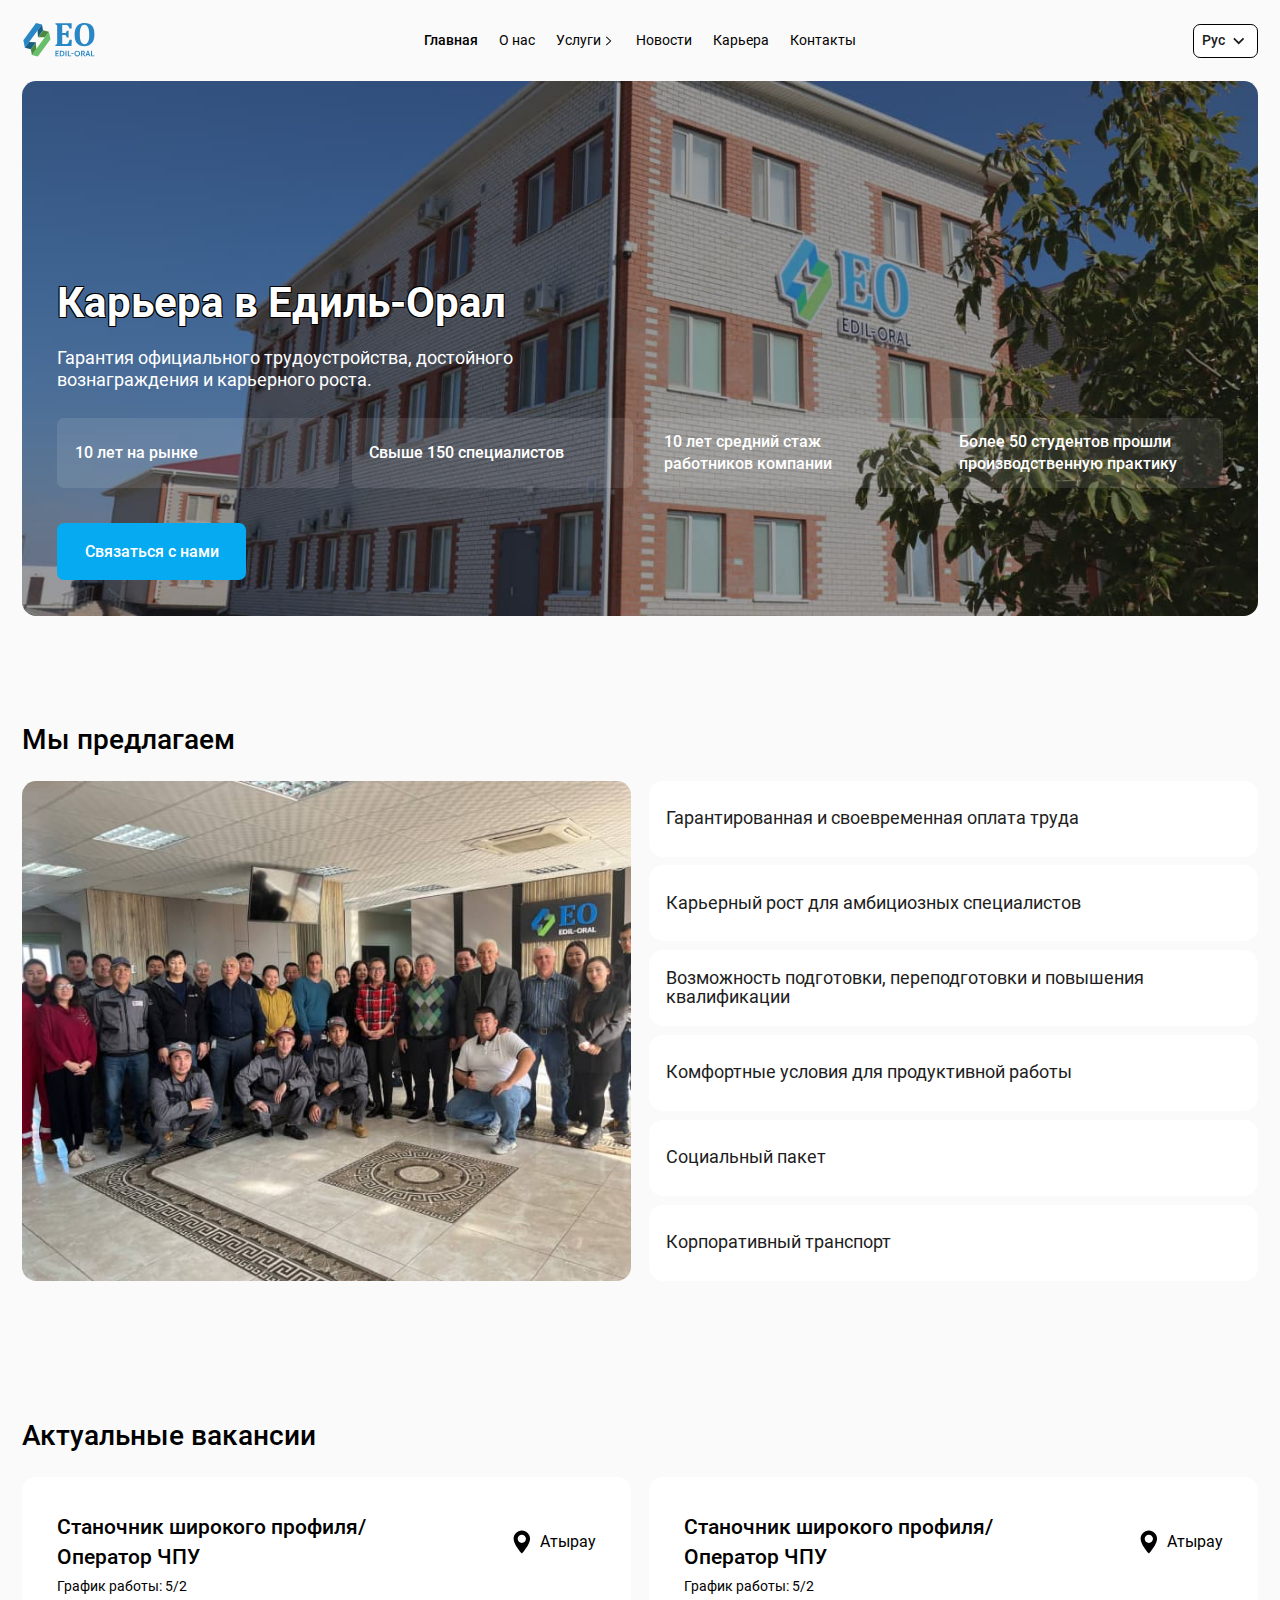
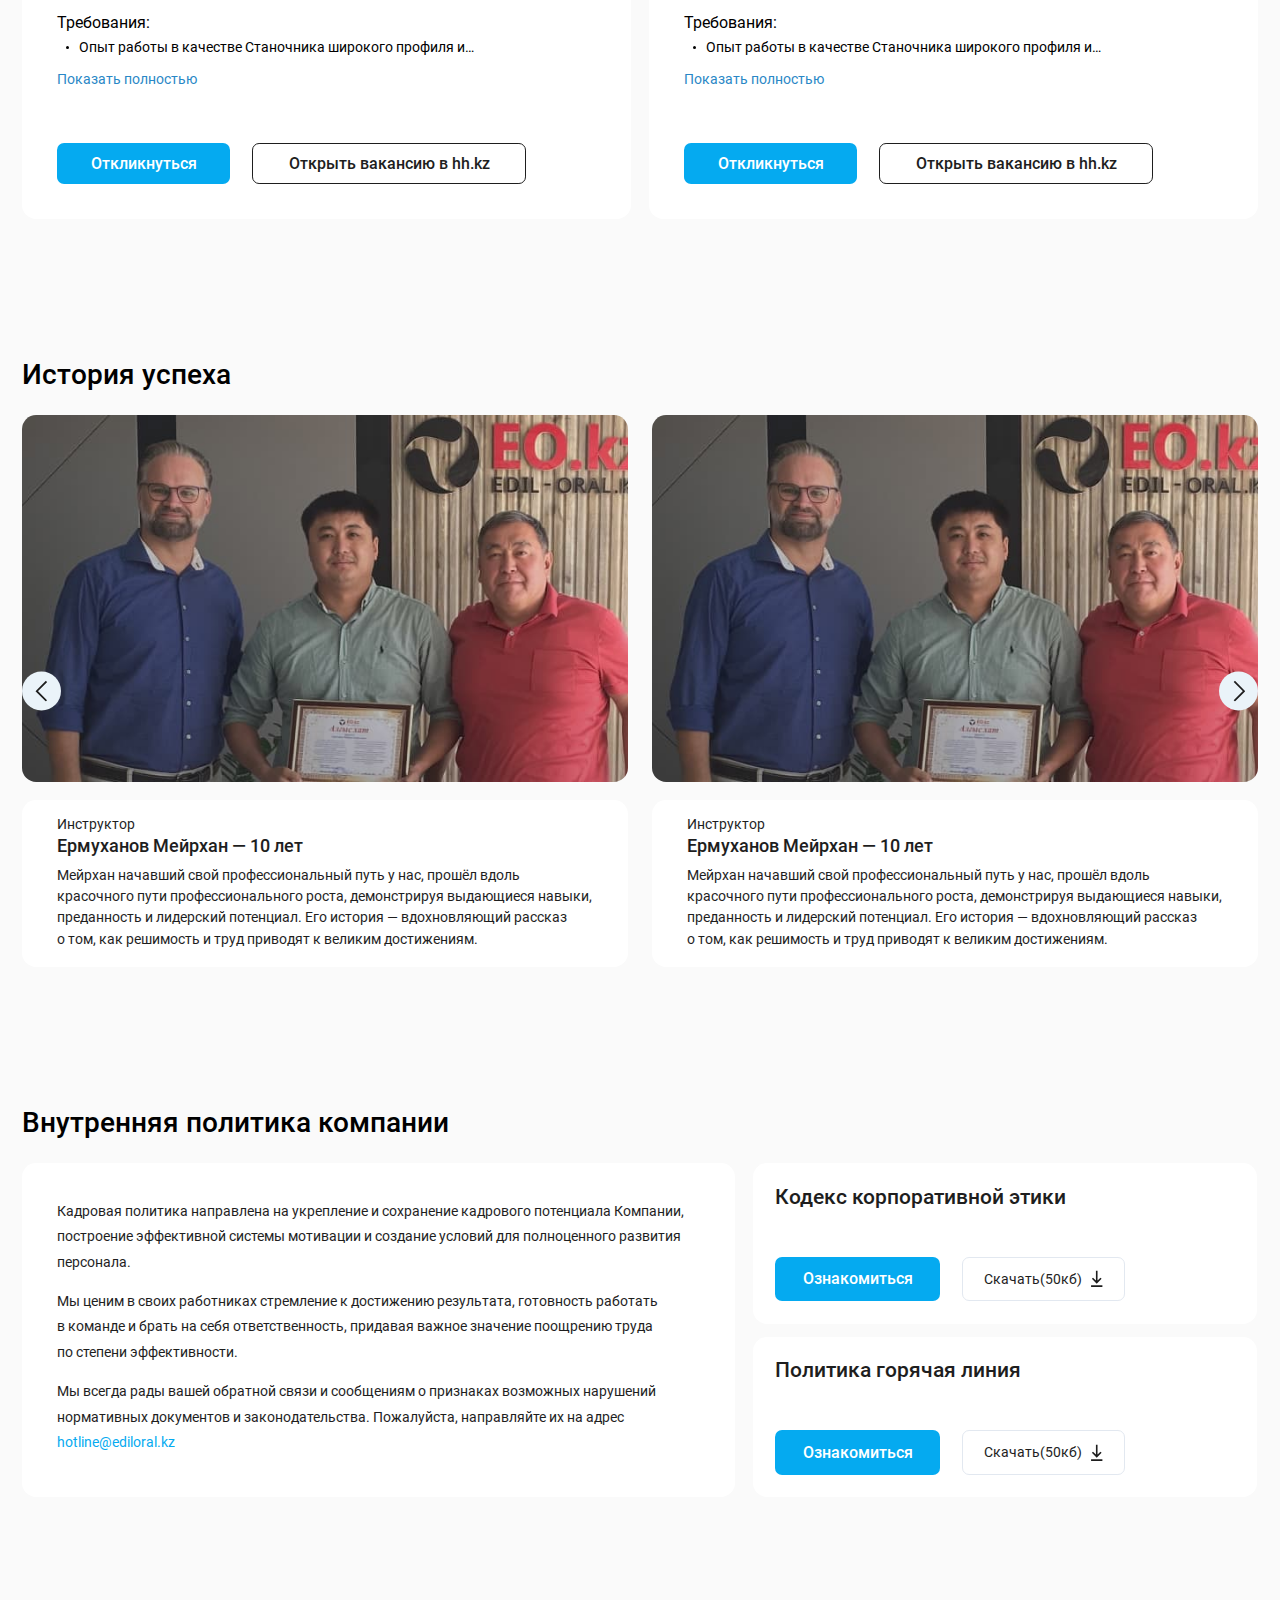
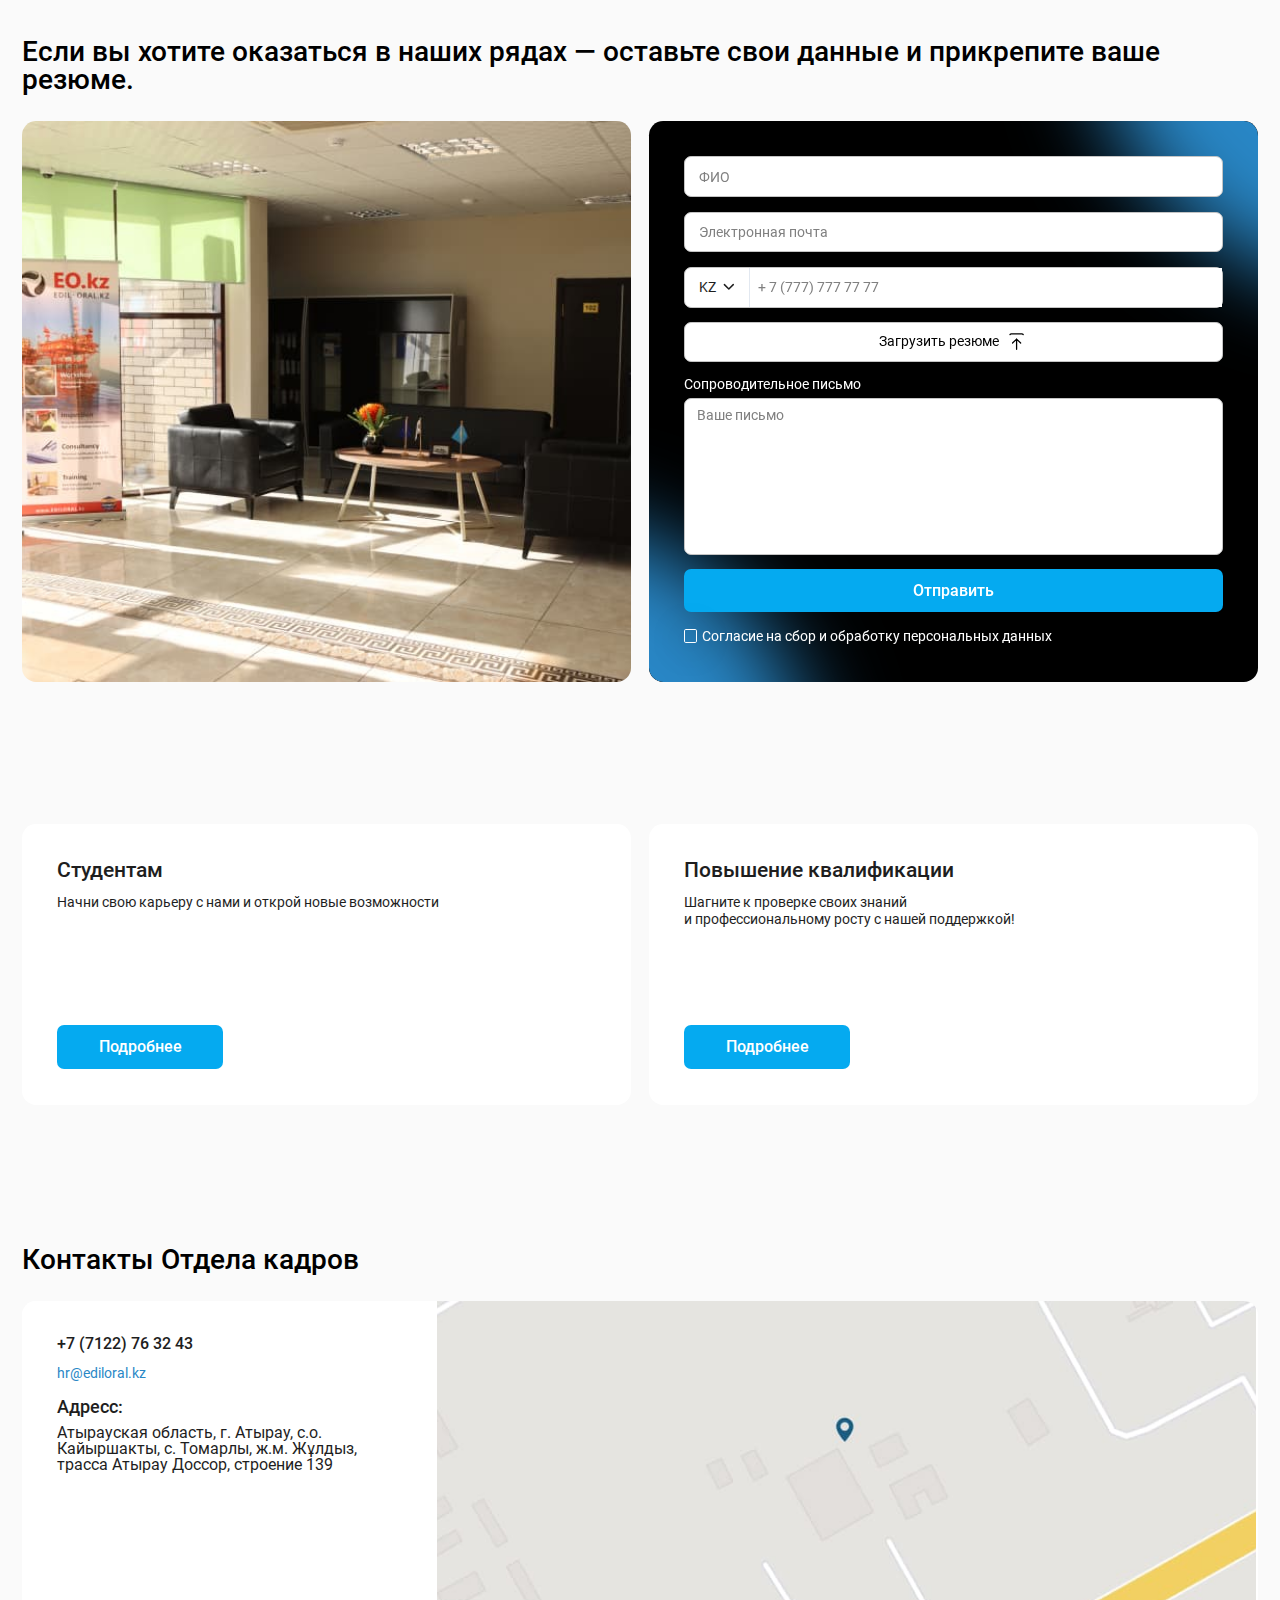
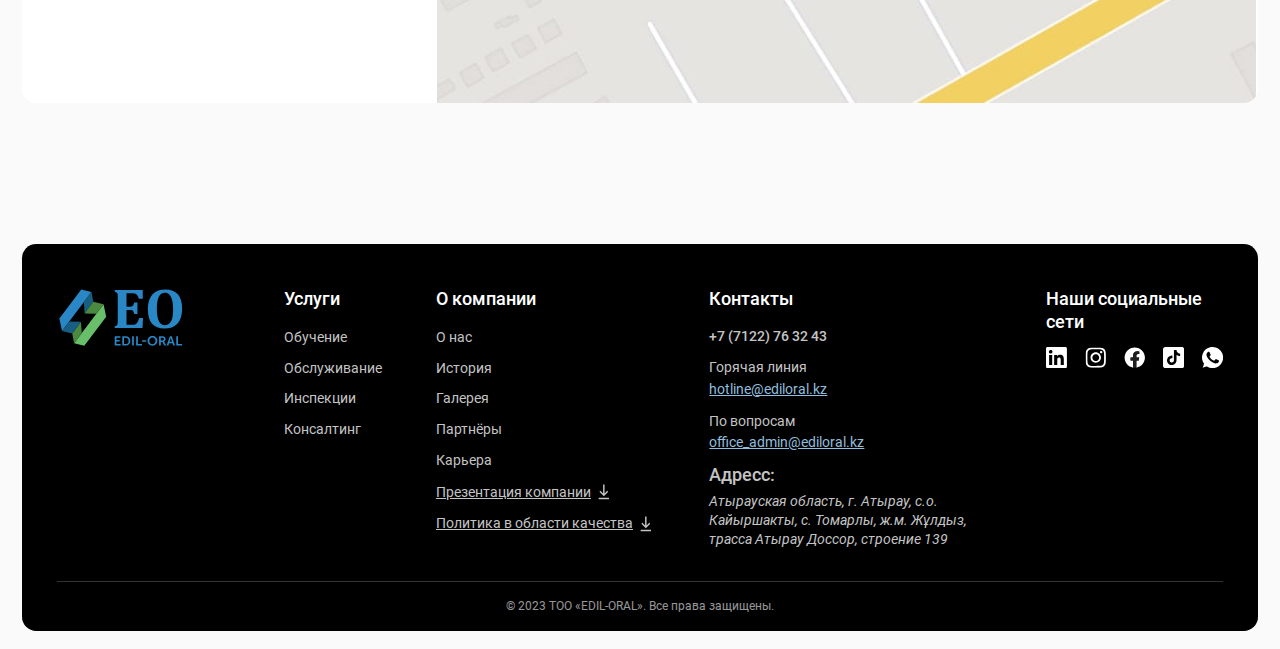
<file: career.html>
<!DOCTYPE html>
<html lang="ru">

<head>
    <meta charset="UTF-8">
    <meta http-equiv="X-UA-Compatible" content="IE=edge">
    <meta name="viewport" content="width=device-width, initial-scale=1.0">
    <title>Career</title>
    <link rel="stylesheet" href="css/fancybox.css">
    <link rel="stylesheet" href="css/swiper.css">
    <link rel="stylesheet" href="css/style.min.css">
</head>

<body>

    <header class="header">
        <div class="container">
            <div class="header__inner">
                <a class="header__logo logo" href="#">
                    <img class="logo__img" src="images/logo.svg" alt="logo">
                </a>
                <div class="header__wrapper">
                    <nav class="header__menu menu">
                        <ul class="menu__list menu-list">
                            <li class="menu-list__item">
                                <a class="menu-list__link menu-list__link--active" href="#">
                                    Главная
                                </a>
                            </li>
                            <li class="menu-list__item">
                                <a class="menu-list__link" href="#">
                                    О нас
                                </a>
                            </li>
                            <li class="menu-list__item menu-list__item--sublist">
                                <div class="menu-list__point">
                                    <span>
                                        Услуги
                                    </span>
                                    <svg width="13" height="24" viewBox="0 0 13 24" fill="none"
                                        xmlns="http://www.w3.org/2000/svg">
                                        <g clip-path="url(#clip0_2426_5670)">
                                            <path fill-rule="evenodd" clip-rule="evenodd"
                                                d="M9.36126 11.6842C9.54625 11.8586 9.54625 12.1414 9.36126 12.3158L4.53192 16.8692C4.34693 17.0436 4.04705 17.0436 3.86207 16.8692L3.63874 16.6586C3.45375 16.4842 3.45375 16.2015 3.63874 16.027L7.90983 12L3.63874 7.97295C3.45375 7.79854 3.45375 7.5158 3.63874 7.34138L3.86207 7.13081C4.04705 6.9564 4.34693 6.9564 4.53192 7.13081L9.36126 11.6842Z"
                                                fill="#1E1E1E" />
                                        </g>
                                        <defs>
                                            <clipPath id="clip0_2426_5670">
                                                <rect width="24" height="12" fill="white"
                                                    transform="translate(0.5 24) rotate(-90)" />
                                            </clipPath>
                                        </defs>
                                    </svg>
                                </div>
                                <ul class="menu-list__sublist menu-sublist">
                                    <li class="menu-sublist__item">
                                        <a class="menu-sublist__link" href="#">
                                            Услуга 1
                                        </a>
                                    </li>
                                    <li class="menu-sublist__item">
                                        <a class="menu-sublist__link" href="#">
                                            Услуга 2
                                        </a>
                                    </li>
                                    <li class="menu-sublist__item">
                                        <a class="menu-sublist__link" href="#">
                                            Услуга 3
                                        </a>
                                    </li>
                                </ul>
                            </li>
                            <li class="menu-list__item">
                                <a class="menu-list__link" href="#">
                                    Новости
                                </a>
                            </li>
                            <li class="menu-list__item">
                                <a class="menu-list__link" href="#">
                                    Карьера
                                </a>
                            </li>
                            <li class="menu-list__item">
                                <a class="menu-list__link" href="#">
                                    Контакты
                                </a>
                            </li>
                        </ul>
                    </nav>
                    <div class="header__lang lang">
                        <div class="lang__inner">
                            <div class="lang__text">
                                Выбрать язык
                                <span>
                                    / Изменить
                                </span>
                            </div>
                            <div class="lang__current">
                                <span>
                                    Рус
                                </span>
                                <svg width="22" height="22" viewBox="0 0 22 22" fill="none"
                                    xmlns="http://www.w3.org/2000/svg">
                                    <path d="M16.5 8.25L11 13.75L5.5 8.25" stroke="#1E1E1E" stroke-width="2" />
                                </svg>
                            </div>
                        </div>
                        <ul class="lang__list lang-list">
                            <li class="lang-list__item">
                                <a class="lang-list__link" href="#">
                                    <span>
                                        Рус
                                    </span>
                                    <?xml version="1.0" encoding="UTF-8"?><svg xmlns="http://www.w3.org/2000/svg"
                                        viewBox="0 0 9 6" width="900" height="600">
                                        <rect fill="#fff" width="9" height="3" />
                                        <rect fill="#d52b1e" y="3" width="9" height="3" />
                                        <rect fill="#0039a6" y="2" width="9" height="2" />
                                    </svg>
                                </a>
                            </li>
                            <li class="lang-list__item">
                                <a class="lang-list__link" href="#">
                                    <span>
                                        Кз
                                    </span>
                                    <?xml version="1.0" encoding="utf-8"?>
                                    <svg width="800px" height="800px" viewBox="0 0 36 36"
                                        xmlns="http://www.w3.org/2000/svg" xmlns:xlink="http://www.w3.org/1999/xlink"
                                        aria-hidden="true" role="img" class="iconify iconify--twemoji"
                                        preserveAspectRatio="xMidYMid meet">

                                        <path fill="#00AFCA"
                                            d="M36 27a4 4 0 0 1-4 4H4a4 4 0 0 1-4-4V9a4 4 0 0 1 4-4h28a4 4 0 0 1 4 4v18z">

                                        </path>

                                        <g fill="#FFCC4D">

                                            <circle cx="19.035" cy="16.513" r="2.865">

                                            </circle>

                                            <path
                                                d="M19.037 13.432c.17-.002.232-.109.232-.236c0-.17-.232-1.496-.232-1.496s-.236 1.326-.236 1.496c0 .127.064.236.236.236zm0 6.178c-.172.001-.236.108-.236.235c0 .171.236 1.479.236 1.479s.232-1.309.232-1.479c.001-.126-.062-.235-.232-.235zm-.801-.121c-.165-.042-.252.045-.285.168c-.044.164-.163 1.506-.163 1.506s.571-1.221.615-1.385c.034-.123-.001-.245-.167-.289zm1.6-5.968c.166.044.256-.044.289-.166c.044-.165.154-1.49.154-1.49s-.562 1.203-.607 1.369c-.033.122-.001.243.164.287zm-2.343 5.658c-.149-.083-.256-.022-.319.089c-.085.147-.547 1.412-.547 1.412s.867-1.031.952-1.178c.064-.111.063-.237-.086-.323zm3.089-5.351c.149.086.259.024.322-.086c.086-.148.535-1.398.535-1.398s-.856 1.017-.942 1.164c-.062.11-.062.235.085.32zm-3.727 4.862c-.122-.119-.241-.088-.331.002c-.12.121-.894 1.223-.894 1.223s1.105-.772 1.225-.891c.09-.09.122-.214 0-.334zm4.369-4.37c.122.121.243.09.333 0c.121-.12.879-1.213.879-1.213s-1.089.762-1.209.883c-.09.09-.123.21-.003.33zm-4.857 3.731c-.087-.146-.21-.146-.321-.083c-.148.085-1.18.949-1.18.949s1.267-.458 1.414-.543c.111-.064.173-.174.087-.323zm5.35-3.089c.087.149.213.15.322.087c.148-.086 1.163-.944 1.163-.944s-1.249.453-1.397.538c-.11.064-.172.171-.088.319zm-5.657 2.346c-.046-.164-.166-.196-.289-.164c-.164.044-1.385.612-1.385.612s1.342-.115 1.506-.159c.123-.034.212-.123.168-.289zm5.966-1.6c.046.166.166.2.289.167c.165-.044 1.368-.61 1.368-.61s-1.324.114-1.49.158c-.122.032-.211.121-.167.285zm-6.071.803c-.002-.17-.109-.232-.236-.232c-.17 0-1.496.232-1.496.232s1.326.236 1.496.236c.127 0 .236-.064.236-.236zm6.178 0c.001.172.108.236.235.236c.171 0 1.479-.236 1.479-.236s-1.309-.232-1.479-.232c-.127-.001-.235.062-.235.232zm-6.073-.797c.042-.165-.045-.252-.168-.285c-.164-.044-1.506-.163-1.506-.163s1.221.571 1.385.615c.123.033.245-.001.289-.167zm5.967 1.599c-.044.166.044.256.166.289c.165.044 1.49.154 1.49.154s-1.203-.563-1.369-.607c-.122-.032-.243-.001-.287.164zm-5.659-2.342c.083-.148.022-.256-.089-.319c-.147-.085-1.412-.547-1.412-.547s1.031.867 1.178.952c.111.064.237.062.323-.086zm5.351 3.089c-.086.149-.024.259.086.322c.147.086 1.398.535 1.398.535s-1.017-.855-1.164-.941c-.11-.063-.235-.063-.32.084zm-4.862-3.727c.119-.122.088-.241-.002-.331c-.121-.12-1.223-.894-1.223-.894s.772 1.105.891 1.225c.09.09.213.122.334 0zm4.37 4.369c-.121.122-.09.244 0 .333c.12.121 1.213.879 1.213.879s-.762-1.089-.883-1.21c-.09-.09-.21-.123-.33-.002zm-3.73-4.858c.145-.087.146-.21.083-.321c-.085-.147-.949-1.18-.949-1.18s.458 1.267.543 1.414c.063.111.174.173.323.087zm3.089 5.351c-.148.086-.15.211-.087.321c.086.148.944 1.163.944 1.163s-.453-1.25-.538-1.398c-.064-.109-.172-.172-.319-.086zm-2.347-5.658c.164-.046.196-.166.164-.289c-.044-.164-.612-1.385-.612-1.385s.115 1.342.159 1.506c.033.123.123.212.289.168zm1.6 5.967c-.166.046-.2.166-.167.289c.044.165.61 1.368.61 1.368s-.114-1.325-.158-1.489c-.032-.123-.121-.212-.285-.168z">

                                            </path>

                                        </g>

                                        <g fill="#FFCC4D">

                                            <path
                                                d="M21.846 23.645l-.037.016l-.041.006l-.031.006l-.057-.012l-.025-.01l-.023-.011l-.027-.017l-.045-.032l-.041-.033l-.023-.016l-.029-.012l-.02-.005h-.029l-.113.235l-.023.033l-.022.027l-.023.017l-.02.017l-.029.011h-.027l-.025-.011l-.035-.017l-.01-.017l-.012-.017l-.012-.022l-.012-.026l-.016-.083l-.033.027l-.031.039l-.062.094l-.037.049l-.039.038l-.021.023l-.027.017l-.027.012l-.033.01h-.016l-.029.006l-.027-.006l-.021-.01l-.064-.077l-.072-.077l-.049.077l-.057.065l-.027.027l-.025.027l-.027.022l-.051.028l-.027.006h-.027l-.023-.006l-.022-.012l-.016-.017l-.021-.026a2.5 2.5 0 0 0-.045-.121l-.006-.028l-.01-.021l-.012-.011h-.012l-.148.242l-.021.021l-.039.017l-.086.021h-.051l-.039-.011l-.012-.006l-.016-.017l-.004-.01v-.022l.02-.242l-.016.006l-.043.021a3.434 3.434 0 0 0-.115.126l-.049.061l-.061.051l-.057.043l-.032.018l-.066.01l-.027-.006l-.012-.004l-.011-.012l-.006-.017V24.1l.006-.07l.017-.111l-.011-.065l-.023-.038l-.033.049l-.054.071a4.69 4.69 0 0 1-.138.144a1.352 1.352 0 0 0-.077.055l-.06.021l-.012-.006h-.017l-.012-.01l-.004-.006l-.012-.017l-.004-.017v-.021l-.006-.028l.006-.208c-.1.068-.201.134-.303.197l-.038.017l-.043.022c-.041.01-.081.02-.121.032h-.04l-.037-.005l-.034-.012l.017-.044l.033-.077l.021-.032l.024-.033l.021-.033l.056-.055l.061-.043l.07-.045l.072-.033l.083-.027l.082-.021l.187-.033l.093-.012c.276-.016.553-.018.829-.016l.303-.017l.094-.011l.174-.033l.084-.023l.078-.032l.072-.033c.038-.03.077-.06.117-.088l.053-.062l-.057-.109l.045-.006l.043-.01l.045-.022l.037-.028l.016-.01l.018-.017l.012-.022l.012-.016l.004-.022v-.038l-.012-.022l.094-.017l.1-.011l.105-.006h.109c.153.006.305.015.457.027c.23.028.461.05.692.072l.207.011v.076l-.004.034l-.012.032l-.01.033l-.012.027l-.016.022c-.019.022-.04.044-.061.065l-.049.032l-.053.022l-.053.012l-.061.011l-.117-.011l-.061-.017l-.053-.028l-.057-.027l-.043-.039l-.043-.043v.094c-.008.061-.018.121-.027.182l-.021.057l-.012.023l-.016.016l-.012.017l-.014.01m-4.418-.517l.125.055a1.45 1.45 0 0 1 .077-.06l.049-.026l.044-.028l.165-.066l.142-.066l.072-.027l.122-.065l.049-.034c.124-.081.249-.161.374-.24l.109-.077l.083-.066c.082-.074.162-.149.242-.225l.033-.022l.038-.022a3.49 3.49 0 0 1 .138-.066l.093-.032c.186-.051.375-.091.565-.121c.194-.023.388-.049.582-.071l.258-.044c.064-.018.128-.034.193-.049l.066-.083l.106-.115l.072-.071l.08-.067l.094-.071l.109-.072l.166-.098c.119-.06.237-.12.355-.182c.21-.098.417-.202.623-.308l.098-.066l.027-.083l.039-.081l.049-.083l.127-.17c.058-.062.114-.124.17-.188c.068-.066.138-.13.209-.192l.106-.087l.053-.039l.057-.038c.04-.023.08-.045.121-.066l.061-.028l.059-.021l.129-.034l.064-.004l.061-.006l.064.006l.061.01l-.004.066l-.016.065l-.049.138l-.041.071l-.049.072l-.06.076l-.072.077l.057-.006l.049-.011l.039-.012l.037-.016l.072-.022l.103-.011l.006.039v.038l-.006.038l-.01.033l-.016.033l-.023.033l-.021.026l-.027.028a7.797 7.797 0 0 1-.231.214l.065.006c.048.015.096.03.145.043l.053.012l-.064.05a5.026 5.026 0 0 1-.154.099l-.176.099l-.088.055l-.088.061l-.082.066l.037.005l.051.022l.022.006l.021.011l.018.005l.016-.005l-.109.061a7.605 7.605 0 0 0-.203.099l-.084.05l-.016.017l-.01.017l-.012.016l.004.022l.012.017l.021.016l.02.018l-.008.021l-.012.018l-.021.016l-.02.017l-.053.026l-.064.028l-.125.044l-.078.039l.109.109l-.039.038l-.037.028l-.033.017l-.039.016l-.076.011h-.108l.012.05l.016.049l.023.111a4.474 4.474 0 0 1-.209.153l-.127.082l-.141.082l-.084.039l-.082.038a4.68 4.68 0 0 1-.281.099l-.213.045l-.117.017c.127.004.254.006.381.005l.312-.033l.137-.027l.121-.033c.08-.027.158-.057.236-.088l.152-.07l.15-.083l.141-.089l.15-.087l-.09-.044l-.086-.027l-.041-.019c-.031-.015-.062-.03-.094-.043l-.051-.028l.043-.032l.053-.022l.057-.021c.066-.016.133-.031.199-.045c.086-.009.172-.02.258-.032l.109-.011l.084-.021l.022-.012l.016-.017l-.004-.006l-.012-.011l-.016-.006l-.021-.01l-.061-.012l-.078-.011l-.076-.006l-.076-.011l-.068-.017l-.041-.017l.537-.12l.094-.028c.041-.015.081-.032.121-.049l.053-.034l.023-.021l-.006-.005l-.01-.012l-.051-.011l-.07-.006h-.084c-.057-.004-.113-.008-.17-.01l-.07-.012l-.045-.011l.078-.032c.116-.036.234-.069.352-.1c.067-.023.135-.046.203-.066l.104-.044l.049-.027l.045-.027l.016-.017l.017-.022l.016-.016l.006-.017l-.006-.017l-.016-.012l-.017-.004h-.152l-.072.004h-.098l-.029-.004l-.019-.012l-.024-.011c.2-.132.402-.263.605-.391l.158-.11a3.25 3.25 0 0 0 .125-.109l.049-.055l.045-.055l.033-.06l.027-.06l.016-.067v-.071h-.037l-.039.006l-.086.032a5.447 5.447 0 0 1-.232.138l-.043.028l-.051.021l-.049.017l-.045.011l-.043.006H24.5l-.043-.017l.133-.099c.107-.091.213-.183.318-.275a9.94 9.94 0 0 0 .34-.341l.158-.176c.047-.062.095-.122.144-.182c.039-.056.078-.113.115-.17l.012-.021l.004-.017l-.004-.023l-.006-.016l-.006-.018l-.016-.011l-.017-.017l-.016-.006l-.021-.01l-.024-.006h-.043l-.021.006l-.029.004l-.016.018l-.023.017c-.112.112-.223.226-.332.341l-.133.126a19.54 19.54 0 0 1-.264.226a3.428 3.428 0 0 1-.127.082l-.121.061l.037-.033c.04-.038.079-.076.117-.115c.141-.162.276-.33.406-.5l.254-.357l.068-.12l.068-.11l.055-.1l.043-.094l.027-.076l.006-.027v-.044l-.006-.017l-.02-.033l-.012-.011l-.018-.005l-.031-.018l-.041-.011h-.075l-.021.006l-.016.005l-.023.012l-.016.016l-.045.039a4.24 4.24 0 0 0-.143.182c-.11.172-.226.34-.346.505l-.139.165l-.07.072l-.076.066l.098-.183l.154-.323l.1-.236l.043-.121l.076-.248c.019-.08.036-.16.051-.241c.007-.075.013-.15.018-.226l-.008-.055l-.004-.049l-.006-.051l-.016-.064l-.012-.018l-.027-.027l-.037-.016l-.041-.012h-.037l-.035.006l-.01.006l-.016.004l-.006.012c-.099.312-.174.63-.26.945c-.032.088-.064.176-.098.264l-.082.159l-.051.071l.033-.158c.016-.092.03-.183.043-.275l.023-.226l.006-.094a3.445 3.445 0 0 0-.012-.143l-.01-.055l-.016-.044l-.023-.033l-.012-.011l-.033-.011l-.016-.006h-.018l-.016.006l-.045.011l-.043.022c-.034.17-.075.339-.121.506a6.14 6.14 0 0 1-.23.62a7.493 7.493 0 0 1-.188.368l-.121.209l-.131.197a8.785 8.785 0 0 1-.273.362c-.092.104-.186.206-.281.308c-.099.097-.2.193-.303.287c-.106.088-.213.173-.322.257a7.463 7.463 0 0 1-.408.275l-.242.142l-.385.177l-.396.142l-.328.1l-.34.076l-.17.028l-.348.044l-.176.011l-.017.006l-.017.005l-.033.018l-.037.026a4.543 4.543 0 0 0-.127.115l-.088.089l-.319.356l-.121.121l-.142.109l-.056.038l-.055.034l-.12.055c-.186.076-.375.145-.562.22l-.049.027l-.044.023l-.032.021l-.061.061l-.017.027l-.012.027l-.004.039v.028">

                                            </path>

                                            <path
                                                d="M19.441 23.375l.092.012l.045.017l.01.005v.006h-.01l-.012.005l-.088.017h-.07l-.23-.017l-.583-.011c-.154.002-.308.006-.462.011c-.136.01-.271.021-.407.033l-.105.017l-.093.021c-.022.008-.043.016-.065.022l-.028.012l-.022.017l.01-.056l.024-.056l-.077.022l-.066.033l-.026.017l-.023.022l-.017.026l-.004.028l-.016-.038l-.012-.034a.808.808 0 0 0-.012-.071c.006-.029.012-.058.016-.087l.018-.028l.01-.022l.023-.026l.044-.044l.06-.039l.068-.038a.503.503 0 0 0 .114.049a.322.322 0 0 0 .117-.011c.061.054.219.043.241-.055a.24.24 0 0 0 0-.11l.066-.005l.077-.012l.17-.044l.089-.017l.082-.021l.077-.011l.065-.006l-.027.023l-.143.109l-.054.038l.07.018l.061.011l-.13.148l-.034.044l.043.017l.044.012l.05.011h.099l.098-.022l.039-.023l.045.023l.044.017c.028.008.057.016.086.022c.068.007.136.015.205.021h.414m-.501-1.672l-.049.099l-.056.127a2.618 2.618 0 0 0-.081.158l-.028.028l-.065-.055l-.072-.05l-.077-.039l-.081-.032l-.177-.045l-.087-.016a6.75 6.75 0 0 0-.286-.027a5.971 5.971 0 0 1-.379-.018l-.176-.021l-.099-.017l-.093-.021l-.098-.034l-.083-.043l-.061-.04l-.126-.093c-.184-.173-.366-.348-.555-.517l-.109-.076l-.05-.022l-.052-.016l-.093-.021a4.505 4.505 0 0 0-.164-.055a4.336 4.336 0 0 0-.155-.071a3.155 3.155 0 0 1-.263-.182l-.055-.051l-.109-.109l-.105-.115c-.173-.211-.336-.429-.505-.643a9.824 9.824 0 0 0-.247-.253l-.071-.065l-.072-.06l-.158-.115l-.016.005l-.018.017l-.017.022c-.01.025-.018.051-.026.077l-.006.022l-.04-.018l-.033-.017l-.04-.017l-.033-.011h-.071l-.039.011l-.038.017c.03.038.059.076.087.115l.049.077l.089.17l.032.083l.012.044l.012.033l.005.038v.032h-.296l.043.066c.033.045.068.089.103.132l.182.182l.061.049l.056.039a3.445 3.445 0 0 1-.143.012l-.144.016l.049.045c.043.03.085.061.127.093l.071.049l.072.044l.071.039l.066.022l.061.016l.049.011l.016.006l.012.012l.004.005v.021l-.016.045l-.004.032l-.007.022v.016l.007.028l.004.022l.012.01l.016.012l.021.011l.028.006l.056.022l.027.01l.022.017l.005.006v.011l-.005.006l-.044.032l-.022.022l-.022.027v.023l-.005.022l.011.059l.192.066l.044.01l.044.018l.033.017l.028.017l-.182.143l.049.044l.061.033l.077.038c.055.02.11.038.166.056l.082.016l.072.017h.065l-.061.044l-.077.049l-.082.045l-.061.044l.055.038c.167.086.338.166.512.237c.304.124.615.232.928.329c.07.017.139.035.208.055l.088.017l-.177-.017a7.468 7.468 0 0 1-.329-.05l-.154-.033l-.303-.087l-.142-.05c-.38-.148-.751-.318-1.132-.462l.028-.016l.077-.028l.049-.011c.067-.02.132-.042.198-.066a7.444 7.444 0 0 1-.391-.07a4.739 4.739 0 0 0-.203-.061l-.039-.017l-.033-.017l-.027-.018l-.018-.016v-.005l.006-.006l.017-.006l.016-.011l.044-.017l.192-.056l.111-.038c-.159-.03-.319-.057-.479-.082l-.077-.018l-.061-.021l-.022-.012l-.021-.017l-.018-.01l-.011-.018l.017-.011l.049-.011c.051-.008.103-.017.154-.027l.088-.011c.05-.014.099-.029.148-.045l.023-.016l.022-.018l-.087-.033l-.056-.01l-.055-.012l-.252-.033l-.066-.016l-.061-.012l-.121-.043l-.056-.028l-.045-.032l-.044-.039l-.033-.049l.012-.006l.021-.006h.028l.044.006l.209.011l.122.012h.153l.043-.006l.034-.011l.022-.012a9.196 9.196 0 0 1-.308-.132a6.414 6.414 0 0 0-.204-.099l-.208-.109l-.099-.061a7.586 7.586 0 0 1-.181-.132l-.077-.066l-.034-.038l-.034-.033l-.021-.033l-.023-.039l-.022-.032l-.012-.038l-.009-.071h.037l.044.005l.044.018l.044.016l.087.055l.099.055l.044.028l.049.026l.049.022l.044.017l.049.012l.044.005h.05l.043-.017l-.13-.1a13.893 13.893 0 0 1-.319-.273a8.748 8.748 0 0 1-.501-.518l-.07-.093l-.072-.088a7.298 7.298 0 0 1-.116-.171l-.01-.022v-.038l.005-.017l.005-.016l.017-.011l.016-.017l.018-.012l.021-.006l.022-.004h.044l.027.004l.024.006l.021.017c.119.118.236.237.351.358c.127.122.259.24.396.352l.126.081l.065.034l.061.021l-.043-.027l-.115-.115c-.141-.162-.275-.33-.407-.5a10.5 10.5 0 0 1-.171-.242a7.343 7.343 0 0 0-.154-.236a5.403 5.403 0 0 1-.121-.209a5.052 5.052 0 0 0-.07-.17l-.007-.027v-.045l.007-.016l.021-.033l.012-.012l.017-.01l.071-.023h.077l.022.005l.016.006l.022.012l.061.055l.143.182c.112.172.23.34.352.505l.13.165l.072.071l.077.066a13.15 13.15 0 0 1-.252-.504a9.786 9.786 0 0 1-.099-.236l-.044-.121a4.433 4.433 0 0 0-.077-.248l-.027-.121l-.02-.123l-.012-.115l-.005-.109l.005-.055l.007-.05l.005-.05l.011-.049l.011-.018l.006-.016l.016-.018l.011-.01l.038-.017l.039-.01h.038l.033.006l.016.004l.012.006l.006.012l.006.016c.094.307.171.619.252.93c.032.087.065.173.1.258l.038.082l.044.077l.049.077l-.032-.16a5.974 5.974 0 0 0-.044-.273a8.572 8.572 0 0 1-.027-.319l.011-.143l.011-.056l.017-.043l.022-.033l.011-.012l.016-.011l.016-.005h.05l.045.016l.043.022l.077.346c.028.105.059.21.093.313c.056.157.117.313.182.467l.077.159l.11.21l.12.208l.133.198l.142.197l.133.165c.092.104.185.207.28.308c.099.097.2.192.303.285l.159.133c.146.114.296.222.451.324c.121.072.244.142.368.209l.378.182c.192.076.386.146.582.208c.192.051.387.095.583.132c.263.042.533.067.804.078">

                                            </path>
                                        </g>
                                        <g fill="#FFCC4D">
                                            <path
                                                d="M3.457 28.522s-.237.197-.317.098c-.129-.16.397-.959.397-1.241c0-.461-.309-.589-.689-.654c-.256-.044-.671.019-.671.019c.078.105.129.138.261.144a.554.554 0 0 0-.296.501c0 .396.164.56.164 1.009c0 .249-.204.565-.204.565c.36-.036.54-.369.438-.637a.174.174 0 0 1 .154.047c.026-.073-.015-.16-.071-.233c.045-.023.078-.009.149.005c-.007-.076-.053-.156-.164-.232c.324.083.523-.142.523-.378c0-.18-.125-.308-.248-.308a.256.256 0 0 0-.131.041c-.023-.048-.011-.114.012-.163c-.089.023-.146.076-.105.188a.22.22 0 0 0-.161.074a.192.192 0 0 0 .161.072c-.05.104.006.163.087.209c0 0-.052-.209.081-.209c.06 0 .114.021.114.108c0 .075-.067.181-.221.175c-.155-.007-.28-.107-.28-.352c0-.229.183-.342.424-.349c.218-.007.382.111.382.336c0 .298-.432.98-.432 1.246c0 .2.179.311.355.311c.228 0 .42-.226.42-.226l-.132-.166zm-.05-5.402c0-.498.448-.755.8-.755c.474 0 .727.284.727.654c0 .212-.039.344-.136.545l-1.087 2.257a.67.67 0 0 0-.051.3c0 .202.197.368.403.373c.187.005.392-.175.392-.38c0-.249-.128-.359-.261-.359c-.163 0-.228.066-.228.181c0 .081.039.115.094.115c.14 0 .101-.188.101-.188a.13.13 0 0 1 .094.176a.247.247 0 0 1 .135.079a.248.248 0 0 1-.135.074c.033.108-.011.161-.105.184a.193.193 0 0 0 .013-.116c-.149.042-.377-.024-.377-.282c0-.256.177-.471.51-.418c-.08-.036-.119-.113-.127-.201c.06.025.127.028.127.028c-.039-.068-.093-.127-.091-.263c.062.029.119.08.198.047c-.124-.243.028-.577.416-.658a.8.8 0 0 0-.211.524c0 .58.162.676.162 1.078a.596.596 0 0 1-.258.474v-.007c.112.03.185.087.227.162c-.259.073-.636.072-.837-.007a.62.62 0 0 1-.443-.295a.897.897 0 0 1 0-.714c.154-.321.88-1.86 1.106-2.345a.77.77 0 0 0 .077-.33c0-.295-.271-.399-.425-.399c-.185 0-.373.142-.373.316c0 .112.061.178.147.178c.209 0 .196-.177.154-.289c.129.06.205.162.184.272c.074.01.144.045.208.117c-.051.066-.113.114-.208.115c.042.17-.072.242-.184.281c.035-.124.058-.269-.154-.269c-.155 0-.277-.027-.348-.128c-.005.135-.018.665-.018.665c-.008.2.267.194.442.135c-.067.23-.202.355-.517.323a.247.247 0 0 1 .158.241c0 .188-.152.395-.251.457l-.05-1.948z">

                                            </path>
                                            <path
                                                d="M3.506 23.12c0-.498-.448-.755-.8-.755c-.474 0-.727.284-.727.654c0 .212.039.344.136.545l1.087 2.257a.67.67 0 0 1 .05.3c0 .202-.197.368-.402.373c-.188.005-.392-.175-.392-.38c0-.249.128-.359.261-.359c.163 0 .228.066.228.181c0 .081-.039.115-.094.115c-.14 0-.101-.188-.101-.188a.13.13 0 0 0-.094.176a.247.247 0 0 0-.135.079a.248.248 0 0 0 .135.074c-.032.108.012.161.106.183a.193.193 0 0 1-.013-.116c.149.042.377-.024.377-.282c0-.256-.177-.471-.509-.418c.079-.036.119-.113.126-.201a.423.423 0 0 1-.126.028c.038-.068.092-.127.09-.263c-.062.029-.118.08-.198.047c.124-.243-.028-.577-.416-.658a.8.8 0 0 1 .211.524c0 .58-.161.676-.161 1.078c0 .168.087.351.258.474v-.007a.343.343 0 0 0-.227.162c.259.073.635.072.837-.007a.62.62 0 0 0 .443-.295a.897.897 0 0 0 0-.714c-.154-.321-.88-1.86-1.106-2.345a.77.77 0 0 1-.077-.33c0-.295.271-.399.425-.399c.185 0 .373.142.373.316c0 .112-.061.178-.147.178c-.209 0-.196-.177-.155-.289c-.129.06-.205.162-.184.272a.337.337 0 0 0-.208.117c.051.066.113.114.208.115c-.042.17.072.242.184.281c-.035-.124-.058-.269.155-.269c.155 0 .277-.027.348-.128l.018.665c.008.2-.268.194-.443.135c.066.229.202.354.516.322a.247.247 0 0 0-.158.241c0 .188.151.395.251.457l.05-1.946zm-.049 5.402s.237.197.317.098c.129-.16-.397-.959-.397-1.241c0-.461.309-.589.689-.654c.256-.044.672.019.672.019c-.079.105-.129.138-.261.144a.555.555 0 0 1 .296.501c0 .396-.164.56-.164 1.009c0 .249.204.565.204.565c-.36-.036-.54-.369-.438-.637a.176.176 0 0 0-.154.047c-.026-.073.016-.16.071-.233c-.045-.023-.078-.009-.149.005c.007-.076.052-.156.164-.232c-.324.083-.523-.142-.523-.378c0-.18.125-.308.248-.308c.04 0 .098.017.131.041c.023-.048.011-.114-.013-.163c.09.023.146.076.106.188a.221.221 0 0 1 .161.074a.192.192 0 0 1-.161.072c.05.104-.006.163-.087.209c0 0 .052-.209-.081-.209c-.06 0-.114.021-.114.108c0 .075.067.181.221.175c.154-.007.279-.107.279-.352c0-.229-.183-.342-.424-.349c-.218-.007-.382.111-.382.336c0 .298.432.98.432 1.246c0 .2-.179.311-.355.311c-.228 0-.42-.226-.42-.226l.132-.166zm-.05-14.145c0-.5.448-.756.8-.756c.474 0 .727.284.727.655c0 .211-.039.343-.136.544l-1.087 2.258a.664.664 0 0 0-.051.299c0 .203.197.368.403.374c.187.004.392-.176.392-.38c0-.248-.128-.359-.261-.359c-.163 0-.228.067-.228.182c0 .079.039.114.094.114c.14 0 .101-.188.101-.188a.129.129 0 0 1 .094.174a.25.25 0 0 1 .135.08a.255.255 0 0 1-.135.075c.033.108-.011.16-.105.183a.192.192 0 0 0 .013-.116c-.149.042-.377-.024-.377-.282c0-.255.177-.47.51-.417c-.08-.038-.119-.115-.127-.201c.06.024.127.026.127.026c-.039-.068-.093-.127-.091-.262c.062.028.119.08.198.047c-.124-.244.028-.579.416-.658a.804.804 0 0 0-.211.524c0 .579.162.676.162 1.079c0 .168-.087.35-.258.474v-.007c.11.03.182.085.225.161c-.259.074-.636.072-.837-.007a.623.623 0 0 1-.443-.295a.892.892 0 0 1 0-.712c.154-.322.88-1.861 1.106-2.346a.787.787 0 0 0 .077-.33c0-.296-.271-.4-.425-.4c-.185 0-.373.141-.373.315c0 .112.061.179.147.179c.209 0 .196-.178.154-.289c.129.058.205.162.184.272c.074.01.144.044.208.118c-.051.064-.113.112-.208.114c.042.171-.072.243-.184.282c.035-.124.058-.268-.154-.268c-.155 0-.277-.027-.348-.127c-.005.134-.018.665-.018.665c-.008.199.267.194.442.134c-.065.23-.2.354-.515.322a.248.248 0 0 1 .158.242c0 .187-.152.395-.251.456l-.05-1.948z">

                                            </path>
                                            <path
                                                d="M3.506 14.377c0-.5-.448-.756-.8-.756c-.474 0-.727.284-.727.655c0 .211.039.343.136.544l1.087 2.258c.038.079.05.168.05.299c0 .203-.197.368-.402.374c-.188.004-.392-.176-.392-.38c0-.248.128-.359.261-.359c.163 0 .228.067.228.182c0 .079-.039.114-.094.114c-.14 0-.101-.188-.101-.188a.128.128 0 0 0-.094.174a.25.25 0 0 0-.135.08a.255.255 0 0 0 .135.075c-.032.108.011.16.105.183a.192.192 0 0 1-.013-.116c.149.042.377-.024.377-.282c0-.255-.177-.47-.509-.417c.079-.038.119-.115.126-.201c-.06.024-.126.026-.126.026c.038-.068.092-.127.09-.262c-.062.028-.118.08-.198.047c.124-.244-.028-.579-.416-.658a.804.804 0 0 1 .211.524c0 .579-.161.676-.161 1.079c0 .168.087.35.258.474v-.007c-.111.03-.184.085-.225.161c.259.074.635.072.837-.007a.623.623 0 0 0 .443-.295a.892.892 0 0 0 0-.712c-.154-.322-.88-1.861-1.106-2.346a.768.768 0 0 1-.077-.329c0-.296.271-.4.425-.4c.185 0 .373.141.373.315c0 .112-.061.179-.147.179c-.209 0-.196-.178-.155-.289c-.129.058-.205.162-.184.272a.33.33 0 0 0-.208.118c.051.064.113.112.208.114c-.042.171.072.243.184.282c-.035-.124-.058-.268.155-.268c.155 0 .277-.027.348-.127l.017.663c.008.199-.268.194-.443.134c.066.23.202.354.516.323a.248.248 0 0 0-.158.242c0 .187.151.395.251.456l.05-1.948z">

                                            </path>
                                            <path
                                                d="M3.506 12.879c0 .499-.448.756-.8.756c-.474 0-.727-.284-.727-.656c0-.21.039-.342.136-.544l1.087-2.258a.666.666 0 0 0 .05-.299c0-.202-.197-.368-.402-.373c-.188-.004-.392.175-.392.38c0 .249.128.359.261.359c.163 0 .228-.067.228-.182c0-.08-.039-.114-.094-.114c-.14 0-.101.188-.101.188a.129.129 0 0 1-.094-.175a.237.237 0 0 1-.135-.079a.26.26 0 0 1 .135-.074c-.032-.108.012-.16.106-.183a.192.192 0 0 0-.013.116c.149-.042.377.026.377.282c0 .255-.177.47-.509.417c.079.038.119.115.126.201a.46.46 0 0 0-.126-.026c.038.068.092.127.09.262c-.062-.028-.118-.08-.198-.047c.124.244-.028.579-.416.659a.807.807 0 0 0 .211-.525c0-.578-.161-.676-.161-1.078c0-.168.087-.35.258-.474v.007a.344.344 0 0 1-.226-.163c.259-.073.635-.072.837.008a.62.62 0 0 1 .443.296a.891.891 0 0 1 0 .712c-.154.322-.88 1.861-1.106 2.345a.765.765 0 0 0-.077.329c0 .297.271.4.425.4c.185 0 .373-.141.373-.316c0-.111-.061-.179-.147-.179c-.209 0-.196.177-.155.289c-.129-.058-.205-.162-.184-.272a.334.334 0 0 1-.208-.118c.051-.064.113-.113.208-.114c-.042-.17.072-.243.184-.283c-.035.125-.058.27.155.27c.155 0 .277.026.348.127l.018-.666c.008-.199-.268-.193-.443-.134c.066-.23.202-.354.516-.323a.248.248 0 0 1-.158-.242c0-.187.151-.395.251-.456l.049 1.95zm0 8.744c0 .499-.448.755-.8.755c-.474 0-.727-.283-.727-.654a1.1 1.1 0 0 1 .136-.544l1.087-2.258a.666.666 0 0 0 .05-.299c0-.203-.197-.368-.402-.373c-.188-.005-.392.175-.392.379c0 .248.128.359.261.359c.163 0 .228-.067.228-.182c0-.079-.039-.113-.094-.113c-.14 0-.101.188-.101.188a.13.13 0 0 1-.094-.175a.238.238 0 0 1-.135-.08a.254.254 0 0 1 .135-.074c-.032-.109.011-.161.105-.184a.192.192 0 0 0-.013.116c.149-.042.377.025.377.282c0 .255-.177.469-.509.417c.079.039.119.115.126.202c-.06-.023-.126-.027-.126-.027c.038.068.092.128.09.262c-.062-.028-.118-.08-.198-.047c.124.243-.028.58-.416.658a.802.802 0 0 0 .211-.524c0-.577-.161-.676-.161-1.078c0-.169.087-.351.258-.474v.006c-.111-.029-.184-.084-.225-.161c.259-.073.635-.072.837.008a.623.623 0 0 1 .443.295a.892.892 0 0 1 0 .712c-.154.322-.88 1.861-1.106 2.346a.761.761 0 0 0-.077.329c0 .296.271.399.425.399c.185 0 .373-.141.373-.316c0-.109-.061-.177-.147-.177c-.209 0-.196.177-.155.288c-.129-.058-.205-.163-.184-.272a.327.327 0 0 1-.208-.117a.272.272 0 0 1 .208-.115c-.042-.17.072-.241.184-.281c-.035.125-.058.269.155.269c.155 0 .277.026.348.128l.018-.666c.008-.198-.268-.193-.443-.134c.066-.229.202-.353.516-.322a.248.248 0 0 1-.158-.242c0-.187.151-.394.251-.456l.049 1.947z">

                                            </path>
                                            <path
                                                d="M3.407 21.623c0 .499.448.755.8.755c.474 0 .727-.283.727-.654a1.1 1.1 0 0 0-.136-.544l-1.087-2.258a.664.664 0 0 1-.051-.299c0-.203.197-.368.403-.373c.187-.005.392.175.392.379c0 .248-.128.359-.261.359c-.163 0-.228-.067-.228-.182c0-.079.039-.113.094-.113c.14 0 .101.188.101.188a.13.13 0 0 0 .094-.175a.238.238 0 0 0 .135-.08a.254.254 0 0 0-.135-.074c.033-.109-.011-.161-.105-.184c.019.042.019.08.013.116c-.149-.042-.377.025-.377.282c0 .255.177.469.51.417c-.08.039-.119.115-.127.202c.06-.023.127-.027.127-.027c-.039.068-.093.128-.091.262c.062-.028.119-.08.198-.047c-.124.243.028.58.416.658a.802.802 0 0 1-.211-.524c0-.577.162-.676.162-1.078a.594.594 0 0 0-.258-.474v.006a.341.341 0 0 0 .227-.162c-.259-.073-.636-.072-.837.008a.623.623 0 0 0-.443.295a.892.892 0 0 0 0 .712c.154.322.88 1.861 1.106 2.346c.048.102.077.21.077.329c0 .296-.271.399-.425.399c-.185 0-.373-.141-.373-.316c0-.109.061-.177.147-.177c.209 0 .196.177.154.288c.129-.058.205-.163.184-.272a.323.323 0 0 0 .208-.117a.272.272 0 0 0-.208-.115c.042-.17-.072-.241-.184-.281c.035.125.058.269-.154.269c-.155 0-.277.026-.348.128c-.005-.134-.018-.666-.018-.666c-.008-.198.267-.193.442-.134c-.067-.229-.202-.353-.517-.322a.248.248 0 0 0 .158-.242c0-.187-.152-.394-.251-.456l-.05 1.948zm.05-14.144s.237-.199.317-.1c.129.161-.397.96-.397 1.242c0 .462.309.587.689.653c.256.045.672-.018.672-.018c-.08-.105-.13-.136-.262-.144a.55.55 0 0 0 .296-.499c0-.398-.164-.562-.164-1.01c0-.249.204-.566.204-.566c-.36.037-.54.37-.438.637a.173.173 0 0 1-.153-.047c-.026.074.016.16.071.234c-.045.024-.078.009-.149-.006c.007.077.052.157.164.233c-.325-.084-.524.142-.524.379c0 .179.125.306.248.306c.04 0 .098-.016.131-.041c.023.049.011.115-.013.164c.09-.023.146-.077.106-.188a.233.233 0 0 0 .161-.074a.196.196 0 0 0-.162-.073c.05-.104-.006-.162-.087-.208c0 0 .052.208-.081.208c-.06 0-.114-.02-.114-.107c0-.076.067-.182.221-.175c.154.006.279.106.279.353c0 .227-.183.339-.424.347c-.217.006-.381-.112-.381-.336c0-.299.432-.979.432-1.246c0-.2-.179-.312-.355-.312c-.228 0-.42.226-.42.226l.133.168z">

                                            </path>
                                            <path
                                                d="M3.457 7.479s-.237-.199-.317-.1c-.13.162.397.961.397 1.243c0 .462-.309.587-.689.653c-.256.044-.671-.019-.671-.019c.078-.105.129-.136.261-.144a.549.549 0 0 1-.297-.499c0-.398.164-.562.164-1.01c0-.249-.204-.566-.204-.566c.36.037.54.37.438.637a.177.177 0 0 0 .154-.047c.026.074-.015.16-.071.234c.044.024.077.009.149-.006c-.007.077-.053.157-.164.233c.324-.084.523.142.523.379c0 .179-.125.306-.248.306a.247.247 0 0 1-.131-.041c-.022.05-.01.115.013.164c-.089-.023-.145-.077-.105-.187a.23.23 0 0 1-.161-.074a.194.194 0 0 1 .161-.074c-.05-.104.006-.162.087-.208c0 0-.052.208.081.208c.06 0 .114-.02.114-.107c0-.076-.067-.182-.221-.175c-.155.006-.28.106-.28.352c0 .227.183.339.424.347c.218.006.382-.111.382-.336c0-.299-.432-.979-.432-1.246c0-.2.179-.312.355-.312c.228 0 .42.226.42.226l-.132.169zm-.05 5.4c0 .499.448.756.8.756c.474 0 .727-.284.727-.656c0-.21-.039-.342-.136-.544l-1.087-2.258a.67.67 0 0 1-.05-.298c0-.202.197-.368.403-.373c.187-.004.392.175.392.38c0 .249-.128.359-.261.359c-.163 0-.228-.067-.228-.182c0-.08.039-.114.094-.114c.14 0 .101.188.101.188a.13.13 0 0 0 .094-.175a.242.242 0 0 0 .134-.08a.26.26 0 0 0-.136-.074c.033-.108-.011-.16-.105-.183c.019.042.019.08.013.116c-.149-.042-.377.025-.377.282c0 .255.177.47.51.417c-.08.038-.119.115-.127.201a.464.464 0 0 1 .127-.026c-.039.068-.093.127-.091.262c.062-.028.119-.08.198-.047c-.124.244.028.579.416.659a.807.807 0 0 1-.211-.525c0-.578.162-.676.162-1.078a.597.597 0 0 0-.258-.474v.007a.349.349 0 0 0 .227-.163c-.26-.072-.637-.071-.839.009a.615.615 0 0 0-.442.295a.891.891 0 0 0 0 .712c.154.322.88 1.861 1.106 2.345a.787.787 0 0 1 .077.329c0 .297-.271.4-.425.4c-.185 0-.373-.141-.373-.316c0-.111.061-.179.147-.179c.209 0 .196.177.154.289c.129-.058.205-.162.184-.272a.329.329 0 0 0 .208-.118c-.051-.064-.113-.113-.208-.114c.042-.17-.072-.243-.184-.283c.035.125.058.27-.154.27c-.155 0-.277.026-.348.127c-.005-.134-.018-.666-.018-.666c-.008-.199.267-.193.442-.134c-.065-.228-.2-.352-.515-.321a.248.248 0 0 0 .158-.242c0-.187-.152-.395-.251-.456l-.05 1.948z">

                                            </path>
                                        </g>
                                    </svg>
                                </a>
                            </li>
                        </ul>
                    </div>
                    <div class="header__cnt cnt">
                        <h2 class="cnt__title">
                            Контакты
                        </h2>
                        <div class="cnt__inner">
                            <div class="cnt__item cnt-item cnt-item--active">
                                <div class="cnt-item__point cnt-point">
                                    <span>
                                        Атырау
                                    </span>
                                    <svg width="24" height="24" viewBox="0 0 24 24" fill="none"
                                        xmlns="http://www.w3.org/2000/svg">
                                        <path fill-rule="evenodd" clip-rule="evenodd"
                                            d="M14.8613 11.6842C15.0462 11.8586 15.0462 12.1414 14.8613 12.3158L10.0319 16.8692C9.84693 17.0436 9.54705 17.0436 9.36207 16.8692L9.13874 16.6586C8.95375 16.4842 8.95375 16.2015 9.13874 16.027L13.4098 12L9.13874 7.97295C8.95375 7.79854 8.95375 7.5158 9.13874 7.34138L9.36207 7.13081C9.54705 6.9564 9.84693 6.9564 10.0319 7.13081L14.8613 11.6842Z"
                                            fill="#1E1E1E" />
                                    </svg>

                                </div>
                                <div class="cnt-item__inner">
                                    <a class="cnt-item__tel" href="tel:+77122763243">
                                        +7 (7122) 76 32 43
                                    </a>
                                    <div class="cnt-item__wrapper">
                                        <div class="cnt-item__box cnt-box">
                                            <div class="cnt-box__text">
                                                По вопросам сервисного центра
                                            </div>
                                            <a class="cnt-box__link" href="mailto:workshop@ediloral.kz">
                                                workshop@ediloral.kz
                                            </a>
                                        </div>
                                        <div class="cnt-item__box cnt-box">
                                            <div class="cnt-box__text">
                                                По вопросам обучения
                                            </div>
                                            <a class="cnt-box__link" href="mailto:training@ediloral.kz">
                                                training@ediloral.kz
                                            </a>
                                        </div>
                                        <div class="cnt-item__box cnt-box">
                                            <div class="cnt-box__text">
                                                По общим вопросам
                                            </div>
                                            <a class="cnt-box__link" href="mailto:office_admin@ediloral.kz">
                                                office_admin@ediloral.kz
                                            </a>
                                        </div>
                                    </div>
                                    <div class="cnt-item__address cnt-address">
                                        <div class="cnt-address__text">
                                            Адресс:
                                        </div>
                                        <p class="cnt-address__subtext">
                                            Атырауская область, г. Атырау, с.о. Кайыршакты, с. Томарлы, ж.м. Жұлдыз,
                                            трасса Атырау Доссор, строение 139
                                        </p>
                                    </div>
                                </div>
                            </div>
                            <div class="cnt__item cnt-item">
                                <div class="cnt-item__point cnt-point">
                                    <span>
                                        Уральск
                                    </span>
                                    <svg width="24" height="24" viewBox="0 0 24 24" fill="none"
                                        xmlns="http://www.w3.org/2000/svg">
                                        <path fill-rule="evenodd" clip-rule="evenodd"
                                            d="M14.8613 11.6842C15.0462 11.8586 15.0462 12.1414 14.8613 12.3158L10.0319 16.8692C9.84693 17.0436 9.54705 17.0436 9.36207 16.8692L9.13874 16.6586C8.95375 16.4842 8.95375 16.2015 9.13874 16.027L13.4098 12L9.13874 7.97295C8.95375 7.79854 8.95375 7.5158 9.13874 7.34138L9.36207 7.13081C9.54705 6.9564 9.84693 6.9564 10.0319 7.13081L14.8613 11.6842Z"
                                            fill="#1E1E1E" />
                                    </svg>
                                </div>
                                <div class="cnt-item__inner">
                                    <a class="cnt-item__tel" href="tel:+77112527500">
                                        +7 (7112) 52 75 00
                                    </a>
                                    <div class="cnt-item__address cnt-address">
                                        <div class="cnt-address__text">
                                            Адресс:
                                        </div>
                                        <p class="cnt-address__subtext">
                                            ул. Гагарина 2/4
                                        </p>
                                    </div>
                                </div>
                            </div>
                            <div class="cnt__item cnt-item">
                                <div class="cnt-item__point cnt-point">
                                    <span>
                                        Баку, Азербайджан
                                    </span>
                                    <svg width="24" height="24" viewBox="0 0 24 24" fill="none"
                                        xmlns="http://www.w3.org/2000/svg">
                                        <path fill-rule="evenodd" clip-rule="evenodd"
                                            d="M14.8613 11.6842C15.0462 11.8586 15.0462 12.1414 14.8613 12.3158L10.0319 16.8692C9.84693 17.0436 9.54705 17.0436 9.36207 16.8692L9.13874 16.6586C8.95375 16.4842 8.95375 16.2015 9.13874 16.027L13.4098 12L9.13874 7.97295C8.95375 7.79854 8.95375 7.5158 9.13874 7.34138L9.36207 7.13081C9.54705 6.9564 9.84693 6.9564 10.0319 7.13081L14.8613 11.6842Z"
                                            fill="#1E1E1E" />
                                    </svg>
                                </div>
                                <div class="cnt-item__inner">
                                    <a class="cnt-item__tel" href="tel:+994123103415">
                                        +994 123103415
                                    </a>
                                    <div class="cnt-item__wrapper">
                                        <div class="cnt-item__box cnt-box">
                                            <div class="cnt-box__text">
                                                Email
                                            </div>
                                            <a class="cnt-box__link" href="mailto:azhdar.hajiyev@ediloral.az">
                                                azhdar.hajiyev@ediloral.az
                                            </a>
                                        </div>
                                    </div>
                                    <div class="cnt-item__address cnt-address">
                                        <div class="cnt-address__text">
                                            Адресс:
                                        </div>
                                        <p class="cnt-address__subtext">
                                            ул.Джаббара Джаббарлы, 44. Caspian Plaza, 3 корпус, 4 этаж
                                        </p>
                                    </div>
                                </div>
                            </div>
                        </div>
                    </div>
                </div>
                <div class="header__burger burger">
                    <svg width="24" height="24" viewBox="0 0 24 24" fill="none" xmlns="http://www.w3.org/2000/svg">
                        <path d="M21.5984 19.2H2.39844M21.5984 12H2.39844M21.5984 4.80005H2.39844" stroke="black"
                            stroke-width="2" stroke-linecap="round" />
                    </svg>
                </div>
            </div>
        </div>
    </header>

    <div class="wrapper">
        <main class="main">
            <section class="main__heading heading heading--career">
                <div class="container">
                    <div class="heading__inner">
                        <picture class="heading__img">
                            <img src="images/heading-img-2.jpg" alt="img">
                        </picture>
                        <div class="heading__titling heading-titling">
                            <h1 class="heading-titling__title">
                                Карьера в Едиль-Орал
                            </h1>
                            <p class="heading-titling__text">
                                Гарантия официального трудоустройства, достойного <br>
                                вознаграждения и карьерного роста.
                            </p>
                        </div>
                        <div class="heading__items heading-items">
                            <div class="heading-items__item heading-item">
                                10 лет на рынке
                            </div>
                            <div class="heading-items__item heading-item">
                                Свыше 150 специалистов
                            </div>
                            <div class="heading-items__item heading-item">
                                10 лет средний стаж работников компании
                            </div>
                            <div class="heading-items__item heading-item">
                                Более 50 студентов прошли производственную практику
                            </div>
                        </div>
                        <a class="heading__link btn btn--blue" href="#">
                            Связаться с нами
                        </a>
                    </div>
                </div>
            </section>
            <section class="main__offer offer">
                <div class="container">
                    <h2 class="offer__title title">
                        Мы предлагаем
                    </h2>
                    <div class="offer__inner">
                        <div class="offer__wrapper">
                            <picture class="offer__img">
                                <img src="images/offer-img-1.jpg" alt="img">
                            </picture>
                        </div>
                        <ul class="offer__list offer-list">
                            <li class="offer-list__item">
                                Гарантированная и своевременная оплата труда
                            </li>
                            <li class="offer-list__item">
                                Карьерный рост для амбициозных специалистов
                            </li>
                            <li class="offer-list__item">
                                Возможность подготовки, переподготовки и повышения квалификации
                            </li>
                            <li class="offer-list__item">
                                Комфортные условия для продуктивной работы
                            </li>
                            <li class="offer-list__item">
                                Социальный пакет
                            </li>
                            <li class="offer-list__item">
                                Корпоративный транспорт
                            </li>
                        </ul>
                    </div>
                </div>
            </section>
            <section class="main__vacation vacation">
                <div class="container">
                    <h2 class="vacation__title title">
                        Актуальные вакансии
                    </h2>
                    <div class="vacation__inner">
                        <div class="vacation__item vacation-item">
                            <div class="vacation-item__titling vacation-titling">
                                <h5 class="vacation-titling__title">
                                    Станочник широкого профиля/Оператор ЧПУ
                                </h5>
                                <div class="vacation-titling__place vacation-place">
                                    <svg width="20" height="28" viewBox="0 0 20 28" fill="none"
                                        xmlns="http://www.w3.org/2000/svg">
                                        <path
                                            d="M10.0014 0.666016C4.67614 0.666016 0.34375 4.99842 0.34375 10.3236C0.34375 16.9324 8.98636 26.6344 9.35436 27.0441C9.69996 27.4291 10.3034 27.4284 10.6485 27.0441C11.0164 26.6344 19.659 16.9324 19.659 10.3236C19.6589 4.99842 15.3266 0.666016 10.0014 0.666016ZM10.0014 15.1827C7.32212 15.1827 5.14244 13.0029 5.14244 10.3236C5.14244 7.64435 7.32218 5.46466 10.0014 5.46466C12.6806 5.46466 14.8604 7.6444 14.8604 10.3237C14.8604 13.0029 12.6806 15.1827 10.0014 15.1827Z"
                                            fill="black" />
                                    </svg>
                                    <span>
                                        Атырау
                                    </span>
                                </div>
                            </div>
                            <div class="vacation-item__schedule">
                                График работы: 5/2
                            </div>
                            <div class="vacation-item__inner">
                                <div class="vacation-item__wrap">
                                    <div class="vacation-item__requirements">
                                        Требования:
                                    </div>
                                    <ul class="vacation-item__list vacation-list">
                                        <li class="vacation-list__item">
                                            Опыт работы в качестве Станочника широкого профиля или Оператора ЧПУ.
                                        </li>
                                        <li class="vacation-list__item hidden">
                                            Знание технологий обработки материалов.
                                        </li>
                                        <li class="vacation-list__item hidden">
                                            Умение работать с различными станками и оборудованием.
                                        </li>
                                        <li class="vacation-list__item hidden">
                                            Опыт программирования и работы на станках с ЧПУ (для Оператора ЧПУ).
                                        </li>
                                        <li class="vacation-list__item hidden">
                                            Внимательность к деталям и соблюдение стандартов качества.
                                        </li>
                                        <li class="vacation-list__item hidden">
                                            Готовность к сменному графику и выполнению поставленных задач.
                                        </li>
                                        <li class="vacation-list__item hidden">
                                            Обязанности могут варьироваться в зависимости от конкретных требований
                                            компании.
                                        </li>
                                    </ul>
                                </div>
                                <div class="vacation-item__wrap hidden">
                                    <div class="vacation-item__requirements">
                                        Обязанности
                                    </div>
                                    <ul class="vacation-item__list vacation-list">
                                        <li class="vacation-list__item">
                                            Опыт работы в качестве Станочника широкого профиля или Оператора ЧПУ.
                                        </li>
                                        <li class="vacation-list__item">
                                            Знание технологий обработки материалов.
                                        </li>
                                        <li class="vacation-list__item">
                                            Умение работать с различными станками и оборудованием.
                                        </li>
                                        <li class="vacation-list__item">
                                            Опыт программирования и работы на станках с ЧПУ (для Оператора ЧПУ).
                                        </li>
                                        <li class="vacation-list__item">
                                            Внимательность к деталям и соблюдение стандартов качества.
                                        </li>
                                        <li class="vacation-list__item">
                                            Готовность к сменному графику и выполнению поставленных задач.
                                        </li>
                                        <li class="vacation-list__item">
                                            Обязанности могут варьироваться в зависимости от конкретных требований
                                            компании.
                                        </li>
                                    </ul>
                                </div>
                                <div class="vacation-item__more">
                                    <span>
                                        Показать полностью
                                    </span>
                                    <span>
                                        Скрыть
                                    </span>
                                </div>
                            </div>
                            <div class="vacation-item__wrapper">
                                <a href="#" class="vacation-item__link btn btn--blue open-third-popup">
                                    Откликнуться
                                </a>
                                <a href="#" class="vacation-item__link btn btn--transperent">
                                    Открыть вакансию в hh.kz
                                </a>
                            </div>
                        </div>
                        <div class="vacation__item vacation-item">
                            <div class="vacation-item__titling vacation-titling">
                                <h5 class="vacation-titling__title">
                                    Станочник широкого профиля/Оператор ЧПУ
                                </h5>
                                <div class="vacation-titling__text vacation-place">
                                    <svg width="20" height="28" viewBox="0 0 20 28" fill="none"
                                        xmlns="http://www.w3.org/2000/svg">
                                        <path
                                            d="M10.0014 0.666016C4.67614 0.666016 0.34375 4.99842 0.34375 10.3236C0.34375 16.9324 8.98636 26.6344 9.35436 27.0441C9.69996 27.4291 10.3034 27.4284 10.6485 27.0441C11.0164 26.6344 19.659 16.9324 19.659 10.3236C19.6589 4.99842 15.3266 0.666016 10.0014 0.666016ZM10.0014 15.1827C7.32212 15.1827 5.14244 13.0029 5.14244 10.3236C5.14244 7.64435 7.32218 5.46466 10.0014 5.46466C12.6806 5.46466 14.8604 7.6444 14.8604 10.3237C14.8604 13.0029 12.6806 15.1827 10.0014 15.1827Z"
                                            fill="black" />
                                    </svg>
                                    <span>
                                        Атырау
                                    </span>
                                </div>
                            </div>
                            <div class="vacation-item__schedule">
                                График работы: 5/2
                            </div>
                            <div class="vacation-item__inner">
                                <div class="vacation-item__wrap">
                                    <div class="vacation-item__requirements">
                                        Требования:
                                    </div>
                                    <ul class="vacation-item__list vacation-list">
                                        <li class="vacation-list__item">
                                            Опыт работы в качестве Станочника широкого профиля или Оператора ЧПУ.
                                        </li>
                                        <li class="vacation-list__item hidden">
                                            Знание технологий обработки материалов.
                                        </li>
                                        <li class="vacation-list__item hidden">
                                            Умение работать с различными станками и оборудованием.
                                        </li>
                                        <li class="vacation-list__item hidden">
                                            Опыт программирования и работы на станках с ЧПУ (для Оператора ЧПУ).
                                        </li>
                                        <li class="vacation-list__item hidden">
                                            Внимательность к деталям и соблюдение стандартов качества.
                                        </li>
                                        <li class="vacation-list__item hidden">
                                            Готовность к сменному графику и выполнению поставленных задач.
                                        </li>
                                        <li class="vacation-list__item hidden">
                                            Обязанности могут варьироваться в зависимости от конкретных требований
                                            компании.
                                        </li>
                                    </ul>
                                </div>
                                <div class="vacation-item__wrap hidden">
                                    <div class="vacation-item__requirements">
                                        Обязанности
                                    </div>
                                    <ul class="vacation-item__list vacation-list">
                                        <li class="vacation-list__item">
                                            Опыт работы в качестве Станочника широкого профиля или Оператора ЧПУ.
                                        </li>
                                        <li class="vacation-list__item">
                                            Знание технологий обработки материалов.
                                        </li>
                                        <li class="vacation-list__item">
                                            Умение работать с различными станками и оборудованием.
                                        </li>
                                        <li class="vacation-list__item">
                                            Опыт программирования и работы на станках с ЧПУ (для Оператора ЧПУ).
                                        </li>
                                        <li class="vacation-list__item">
                                            Внимательность к деталям и соблюдение стандартов качества.
                                        </li>
                                        <li class="vacation-list__item">
                                            Готовность к сменному графику и выполнению поставленных задач.
                                        </li>
                                        <li class="vacation-list__item">
                                            Обязанности могут варьироваться в зависимости от конкретных требований
                                            компании.
                                        </li>
                                    </ul>
                                </div>
                                <div class="vacation-item__more">
                                    <span>
                                        Показать полностью
                                    </span>
                                    <span>
                                        Скрыть
                                    </span>
                                </div>
                            </div>
                            <div class="vacation-item__wrapper">
                                <a href="#" class="vacation-item__link btn btn--blue open-third-popup">
                                    Откликнуться
                                </a>
                                <a href="#" class="vacation-item__link btn btn--transperent">
                                    Открыть вакансию в hh.kz
                                </a>
                            </div>
                        </div>
                    </div>
                </div>
            </section>
            <section class="main__success success">
                <div class="container">
                    <h2 class="success__title title">
                        История успеха
                    </h2>
                    <div class="success__swiper success-swiper swiper">
                        <div class="swiper-wrapper">
                            <div class="success-swiper__slide success-slide swiper-slide">
                                <picture class="success-slide__img">
                                    <img src="images/success-img-1.jpg" alt="img">
                                </picture>
                                <div class="success-slide__inner">
                                    <div class="success-slide__suptext">
                                        Инструктор
                                    </div>
                                    <div class="success-slide__title">
                                        Ермуханов Мейрхан — 10 лет
                                    </div>
                                    <p class="success-slide__text">
                                        Мейрхан начавший свой профессиональный путь у нас, прошёл вдоль красочного пути
                                        профессионального роста, демонстрируя выдающиеся навыки, преданность и лидерский
                                        потенциал. Его история — вдохновляющий рассказ о том, как решимость и труд
                                        приводят
                                        к великим достижениям.
                                    </p>
                                </div>
                            </div>
                            <div class="success-swiper__slide success-slide swiper-slide">
                                <picture class="success-slide__img">
                                    <img src="images/success-img-1.jpg" alt="img">
                                </picture>
                                <div class="success-slide__inner">
                                    <div class="success-slide__suptext">
                                        Инструктор
                                    </div>
                                    <div class="success-slide__title">
                                        Ермуханов Мейрхан — 10 лет
                                    </div>
                                    <p class="success-slide__text">
                                        Мейрхан начавший свой профессиональный путь у нас, прошёл вдоль красочного пути
                                        профессионального роста, демонстрируя выдающиеся навыки, преданность и лидерский
                                        потенциал. Его история — вдохновляющий рассказ о том, как решимость и труд
                                        приводят
                                        к великим достижениям.
                                    </p>
                                </div>
                            </div>
                            <div class="success-swiper__slide success-slide swiper-slide">
                                <picture class="success-slide__img">
                                    <img src="images/success-img-1.jpg" alt="img">
                                </picture>
                                <div class="success-slide__inner">
                                    <div class="success-slide__suptext">
                                        Инструктор
                                    </div>
                                    <div class="success-slide__title">
                                        Ермуханов Мейрхан — 10 лет
                                    </div>
                                    <p class="success-slide__text">
                                        Мейрхан начавший свой профессиональный путь у нас, прошёл вдоль красочного пути
                                        профессионального роста, демонстрируя выдающиеся навыки, преданность и лидерский
                                        потенциал. Его история — вдохновляющий рассказ о том, как решимость и труд
                                        приводят
                                        к великим достижениям.
                                    </p>
                                </div>
                            </div>
                            <div class="success-swiper__slide success-slide swiper-slide">
                                <picture class="success-slide__img">
                                    <img src="images/success-img-1.jpg" alt="img">
                                </picture>
                                <div class="success-slide__inner">
                                    <div class="success-slide__suptext">
                                        Инструктор
                                    </div>
                                    <div class="success-slide__title">
                                        Ермуханов Мейрхан — 10 лет
                                    </div>
                                    <p class="success-slide__text">
                                        Мейрхан начавший свой профессиональный путь у нас, прошёл вдоль красочного пути
                                        профессионального роста, демонстрируя выдающиеся навыки, преданность и лидерский
                                        потенциал. Его история — вдохновляющий рассказ о том, как решимость и труд
                                        приводят
                                        к великим достижениям.
                                    </p>
                                </div>
                            </div>
                        </div>
                        <div class="success-swiper__arrows arrows">
                            <div class="arrows__arrow arrow success-swiper__arrow--prev arrow--prev arrow--blue">
                                <svg width="14" height="24" viewBox="0 0 14 24" fill="none"
                                    xmlns="http://www.w3.org/2000/svg">
                                    <path d="M13 1L2 12L13 23" stroke="#1E1E1E" stroke-width="2" />
                                </svg>
                            </div>
                            <div class="arrows__arrow arrow success-swiper__arrow--next arrow--next arrow--blue">
                                <svg width="14" height="24" viewBox="0 0 14 24" fill="none"
                                    xmlns="http://www.w3.org/2000/svg">
                                    <path d="M1.5 1L12.5 12L1.5 23" stroke="#1E1E1E" stroke-width="2" />
                                </svg>
                            </div>
                        </div>
                        <div class="success-swiper__pagination pagination"></div>
                    </div>
                </div>
            </section>
            <section class="main__politic politic">
                <div class="container">
                    <h2 class="politic__title title">
                        Внутренняя политика компании
                    </h2>
                    <div class="politic__inner">
                        <div class="politic__body politic-body">
                            <p class="politic-body__text">
                                Кадровая политика направлена на укрепление и сохранение кадрового потенциала
                                Компании, построение эффективной системы мотивации и создание условий
                                для полноценного развития персонала.
                            </p>
                            <p class="politic-body__text">
                                Мы ценим в своих работниках стремление к достижению результата, готовность работать
                                в команде и брать на себя ответственность, придавая важное значение поощрению труда
                                по степени эффективности.
                            </p>
                            <p class="politic-body__text">
                                Мы всегда рады вашей обратной связи и сообщениям о признаках возможных нарушений
                                нормативных документов и законодательства. Пожалуйста, направляйте их на адрес
                                <a href="mailto:hotline@ediloral.kz">
                                    hotline@ediloral.kz
                                </a>
                            </p>
                        </div>
                        <div class="politic__wrapper">
                            <div class="politic__item politic-item">
                                <h4 class="politic-item__title">
                                    Кодекс корпоративной этики
                                </h4>
                                <div class="politic-item__wrap">
                                    <a href="#" class="politic-item__link btn btn--blue">
                                        Ознакомиться
                                    </a>
                                    <a class="politic-item__download download" href="#" download="">
                                        <span>
                                            Скачать(50кб)
                                        </span>
                                        <svg width="13" height="20" viewBox="0 0 13 20" fill="none"
                                            xmlns="http://www.w3.org/2000/svg">
                                            <path
                                                d="M12.9154 19.1663H0.0820312V17.333H12.9154V19.1663ZM6.4987 15.4997L0.998698 9.99967L2.2912 8.70717L5.58203 11.9888V0.833008H7.41536V11.9888L10.7062 8.70717L11.9987 9.99967L6.4987 15.4997Z"
                                                fill="#1E1E1E" />
                                        </svg>
                                    </a>
                                </div>
                            </div>
                            <div class="politic__item politic-item">
                                <h4 class="politic-item__title">
                                    Политика горячая линия
                                </h4>
                                <div class="politic-item__wrap">
                                    <a href="#" class="politic-item__link btn btn--blue">
                                        Ознакомиться
                                    </a>
                                    <a class="politic-item__download download" href="#" download="">
                                        <span>
                                            Скачать(50кб)
                                        </span>
                                        <svg width="13" height="20" viewBox="0 0 13 20" fill="none"
                                            xmlns="http://www.w3.org/2000/svg">
                                            <path
                                                d="M12.9154 19.1663H0.0820312V17.333H12.9154V19.1663ZM6.4987 15.4997L0.998698 9.99967L2.2912 8.70717L5.58203 11.9888V0.833008H7.41536V11.9888L10.7062 8.70717L11.9987 9.99967L6.4987 15.4997Z"
                                                fill="#1E1E1E" />
                                        </svg>
                                    </a>
                                </div>
                            </div>
                        </div>
                    </div>
                </div>
            </section>
            <section class="main__consultation consultation consultation--resume">
                <div class="container">
                    <h2 class="consultation__title title">
                        Если вы хотите оказаться в наших рядах — оставьте свои данные и прикрепите ваше резюме.
                    </h2>
                    <div class="consultation__inner">
                        <div class="consultation__wrapper">
                            <picture class="consultation__img">
                                <img src="images/consultation-img-2.jpg" alt="img">
                            </picture>
                        </div>
                        <form class="consultation__form consultation-form">
                            <div class="consultation-form__wrapper">
                                <div class="consultation-form__inner">
                                    <input class="consultation-form__input" type="text" placeholder="ФИО">
                                    <input class="consultation-form__input" type="email"
                                        placeholder="Электронная почта">
                                    <div class="consultation-form__tel tel">
                                        <div class="tel__select tel-select">
                                            <div class="tel-select__item tel-item tel-item--active" id="0">
                                                <div class="tel-select__text">
                                                    KZ
                                                </div>
                                                <svg width="20" height="20" viewBox="0 0 20 20" fill="none"
                                                    xmlns="http://www.w3.org/2000/svg">
                                                    <path d="M5 7.5L10 12.5L15 7.5" stroke="#1E1E1E"
                                                        stroke-width="1.66667" stroke-linecap="round"
                                                        stroke-linejoin="round" />
                                                </svg>
                                            </div>
                                            <div class="tel-select__item tel-item" id="1">
                                                <div class="tel-select__text">
                                                    Ru
                                                </div>
                                                <svg width="20" height="20" viewBox="0 0 20 20" fill="none"
                                                    xmlns="http://www.w3.org/2000/svg">
                                                    <path d="M5 7.5L10 12.5L15 7.5" stroke="#1E1E1E"
                                                        stroke-width="1.66667" stroke-linecap="round"
                                                        stroke-linejoin="round" />
                                                </svg>
                                            </div>
                                            <ul class="tel-select__list tel-list">
                                                <li class="tel-list__item tel-list__item--active" id="0">
                                                    <div class="tel-list__text">
                                                        KZ
                                                    </div>
                                                </li>
                                                <li class="tel-list__item" id="1">
                                                    <div class="tel-list__text">
                                                        Ru
                                                    </div>
                                                </li>
                                            </ul>
                                        </div>
                                        <div class="tel__wrapper">
                                            <input class="consultation-form__input tl tl--kz tl--active" type="tel"
                                                 placeholder="+ 7 (777) 777 77 77" id="0">
                                            <input class="consultation-form__input tl tl--ru" type="tel" 
                                                placeholder="+ 7 (777) 777 77 77 2" id="1">
                                        </div>
                                    </div>
                                    <div class="consultation-form__upload upload">
                                        <input class="upload__input" type="file">
                                        <span>
                                            Загрузить резюме
                                        </span>
                                        <svg width="25" height="24" viewBox="0 0 25 24" fill="none"
                                            xmlns="http://www.w3.org/2000/svg">
                                            <path
                                                d="M20.2852 3.57698C19.8913 3.17985 19.3572 2.95674 18.8002 2.95674L6.20023 2.95674C5.64328 2.95674 5.10914 3.17985 4.71531 3.57698M12.4991 21.0435L12.4991 9.04346M12.4991 9.04346L7.69906 13.6286M12.4991 9.04346L17.2991 13.6286"
                                                stroke="black" stroke-width="1.5" stroke-linecap="round"
                                                stroke-linejoin="round" />
                                        </svg>
                                    </div>
                                    <div class="consultation-form__wrapper">
                                        <div class="consultation-form__suptext">
                                            Сопроводительное письмо
                                        </div>
                                        <textarea class="consultation-form__textarea textarea" name="" id=""
                                            placeholder="Ваше письмо"></textarea>
                                    </div>
                                </div>
                                <button type="submit" class="consultation-form__btn btn btn--blue">
                                    Отправить
                                </button>
                                <div class="consultation-form__checkbox checkbox">
                                    <label class="container">
                                        Согласие на сбор и обработку персональных данных
                                        <input type="checkbox">
                                        <span class="checkmark"></span>
                                    </label>
                                </div>
                            </div>
                        </form>
                    </div>
                </div>
            </section>
            <section class="main__opportunities opportunities">
                <div class="container">
                    <div class="opportunities__inner">
                        <div class="opportunities__item opportunities-item">
                            <h4 class="opportunities-item__title">
                                Студентам
                            </h4>
                            <p class="opportunities-item__text">
                                Начни свою карьеру с нами и открой новые возможности
                            </p>
                            <a href="#" class="opportunities-item__link btn btn--blue">
                                Подробнее
                            </a>
                        </div>
                        <div class="opportunities__item opportunities-item">
                            <h4 class="opportunities-item__title">
                                Повышение квалификации
                            </h4>
                            <p class="opportunities-item__text">
                                Шагните к проверке своих знаний <br>и профессиональному росту с нашей поддержкой!
                            </p>
                            <a href="#" class="opportunities-item__link btn btn--blue">
                                Подробнее
                            </a>
                        </div>
                    </div>
                </div>
            </section>
            <section class="main__contacts contacts contacts--department">
                <div class="container">
                    <div class="contacts__titling">
                        <h2 class="contacts__titling-title title">
                            Контакты Отдела кадров
                        </h2>
                    </div>
                    <div class="contacts__inner">
                        <div class="contacts__itm contacts__itm--acitve" id="0">
                            <div class="contacts__body contacts-body">
                                <a href="tel:+77122763243" class="contacts-body__tel">
                                    +7 (7122) 76 32 43
                                </a>
                                <div class="contacts-body__inner">
                                    <a href="mailto: workshop@hr@ediloral.kz" class="contacts-body__link">
                                        hr@ediloral.kz
                                    </a>
                                </div>
                                <h5 class="contacts-body__title">
                                    Адресс:
                                </h5>
                                <address class="contacts-body__adress">
                                    Атырауская область, г. Атырау, с.о. Кайыршакты, с. Томарлы, ж.м. Жұлдыз, трасса
                                    Атырау Доссор, строение 139
                                </address>
                            </div>
                            <div class="contacts__wrapper">
                                <picture class="contacts__img">
                                    <img src="images/contacts-img.jpg" alt="img">
                                </picture>
                            </div>
                        </div>
                    </div>
                </div>
            </section>
            <section class="main__popup popup popup--third">
                <div class="popup__wrapper">
                    <div class="popup__inner">
                        <form class="popup__form form" action="#" method="post">
                            <div class="form__titling form-titling">
                                <h2 class="form-titling__title">
                                    Вакансия Специалист по ОЗТОС
                                </h2>
                            </div>
                            <div class="form__inner">
                                <div class="form__close cls">
                                    <svg width="22" height="22" viewBox="0 0 22 22" fill="none"
                                        xmlns="http://www.w3.org/2000/svg">
                                        <path d="M16.0912 5.9088L5.90883 16.0911M16.0912 16.0911L5.90883 5.9088"
                                            stroke="black" stroke-width="1.5" stroke-linecap="round" />
                                    </svg>
                                </div>
                                <div class="form__wrapper form__wrapper--active" id="0">
                                    <div class="form__box form-box">
                                        <label class="form-box__label" for="">
                                            ФИО
                                        </label>
                                        <input class="form-box__input input" type="text"
                                            placeholder="Азамат Азаматович">
                                    </div>
                                    <div class="form__box form-box">
                                        <label class="form-box__label" for="">
                                            Электронная почта
                                        </label>
                                        <input class="form-box__input input" type="email"
                                            placeholder="azamata@gmail.com">
                                    </div>
                                    <div class="form__box form-box">
                                        <label class="form-box__label" for="">
                                            Ваш номер телефона
                                        </label>
                                        <input class="form-box__input input" type="tel"
                                            placeholder="+ 7 (777) 777 77 77">
                                    </div>
                                    <div class="form__box form-box">
                                        <div class="form-box__upload upload">
                                            <input class="upload__input" type="file">
                                            <span>
                                                Загрузить резюме
                                            </span>
                                            <svg width="25" height="24" viewBox="0 0 25 24" fill="none"
                                                xmlns="http://www.w3.org/2000/svg">
                                                <path
                                                    d="M20.2852 3.57698C19.8913 3.17985 19.3572 2.95674 18.8002 2.95674L6.20023 2.95674C5.64328 2.95674 5.10914 3.17985 4.71531 3.57698M12.4991 21.0435L12.4991 9.04346M12.4991 9.04346L7.69906 13.6286M12.4991 9.04346L17.2991 13.6286"
                                                    stroke="black" stroke-width="1.5" stroke-linecap="round"
                                                    stroke-linejoin="round" />
                                            </svg>
                                        </div>
                                    </div>
                                    <div class="form__box form-box">
                                        <textarea class="form-box__textarea textarea" name="" id=""
                                            placeholder="Сопроводительное письмо (не обязательно)"></textarea>
                                    </div>
                                </div>
                            </div>
                            <div class="form__buttons form-buttons">
                                <div class="form-buttons__wrapper">
                                    <button class="form-buttons__btn btn btn--blue open-fourth-popup cls" type="button">
                                        Отправить
                                    </button>
                                    <div class="form-buttons__btn btn btn--transperent cls">
                                        Отмена
                                    </div>
                                </div>
                            </div>
                            <div class="form__checkbox checkbox">
                                <label class="container">
                                    Согласие на сбор и обработку персональных данных
                                    <input type="checkbox">
                                    <span class="checkmark"></span>
                                </label>
                            </div>
                        </form>
                    </div>
                </div>
            </section>
            <section class="main__popup popup popup--fourth">
                <div class="popup__wrapper">
                    <div class="popup__inner">
                        <div class="popup__info info">
                            <div class="info__inner">
                                <p class="info__text">
                                    Ваше резюме успешно отправлено на рассмотрение.
                                </p>
                                <p class="info__text">
                                    Мы свяжемся с вами в ближайшее время, чтобы обсудить вашу кандидатуру
                                </p>
                                <p class="info__text">
                                    С уважением, EDIL-ORAL
                                </p>
                            </div>
                            <div class="info__btn btn btn--transperent cls">
                                Закрыть
                            </div>
                        </div>
                    </div>
                </div>
            </section>
        </main>
        <footer class="footer">
            <div class="container">
                <div class="footer__wrapper">
                    <div class="footer__inner">
                        <a class="footer__logo logo" href="#">
                            <img class="logo__img" src="images/logo.svg" alt="logo">
                        </a>
                        <div class="footer__nav nav">
                            <h5 class="nav__title">
                                Услуги
                            </h5>
                            <ul class="nav__list nav-list">
                                <li class="nav-list__item">
                                    <a class="nav-list__link" href="#">
                                        Обучение
                                    </a>
                                </li>
                                <li class="nav-list__item">
                                    <a class="nav-list__link" href="#">
                                        Обслуживание
                                    </a>
                                </li>
                                <li class="nav-list__item">
                                    <a class="nav-list__link" href="#">
                                        Инспекции
                                    </a>
                                </li>
                                <li class="nav-list__item">
                                    <a class="nav-list__link" href="#">
                                        Консалтинг
                                    </a>
                                </li>
                            </ul>
                        </div>
                        <div class="footer__nav nav">
                            <h5 class="nav__title">
                                О компании
                            </h5>
                            <ul class="nav__list nav-list">
                                <li class="nav-list__item">
                                    <a class="nav-list__link" href="#">
                                        О нас
                                    </a>
                                </li>
                                <li class="nav-list__item">
                                    <a class="nav-list__link" href="#">
                                        История
                                    </a>
                                </li>
                                <li class="nav-list__item">
                                    <a class="nav-list__link" href="#">
                                        Галерея
                                    </a>
                                </li>
                                <li class="nav-list__item">
                                    <a class="nav-list__link" href="#">
                                        Партнёры
                                    </a>
                                </li>
                                <li class="nav-list__item">
                                    <a class="nav-list__link" href="#">
                                        Карьера
                                    </a>
                                </li>
                                <li class="nav-list__item">
                                    <a class="nav-list__link nav-list__link--file" href="#">
                                        <span>
                                            Презентация компании
                                        </span>
                                        <svg width="20" height="20" viewBox="0 0 20 20" fill="none"
                                            xmlns="http://www.w3.org/2000/svg">
                                            <path
                                                d="M15.8346 18.3332H4.16797V16.6665H15.8346V18.3332ZM10.0013 14.9998L5.0013 9.99984L6.1763 8.82484L9.16797 11.8082V1.6665H10.8346V11.8082L13.8263 8.82484L15.0013 9.99984L10.0013 14.9998Z"
                                                fill="#C4C4C4" />
                                        </svg>
                                    </a>
                                </li>
                                <li class="nav-list__item">
                                    <a class="nav-list__link nav-list__link--file" href="#">
                                        <span>
                                            Политика в области качества
                                        </span>
                                        <svg width="20" height="20" viewBox="0 0 20 20" fill="none"
                                            xmlns="http://www.w3.org/2000/svg">
                                            <path
                                                d="M15.8346 18.3332H4.16797V16.6665H15.8346V18.3332ZM10.0013 14.9998L5.0013 9.99984L6.1763 8.82484L9.16797 11.8082V1.6665H10.8346V11.8082L13.8263 8.82484L15.0013 9.99984L10.0013 14.9998Z"
                                                fill="#C4C4C4" />
                                        </svg>
                                    </a>
                                </li>
                            </ul>
                        </div>
                        <div class="footer__nav nav">
                            <h5 class="nav__title">
                                Контакты
                            </h5>
                            <a class="nav__link" href="tel:+77122763243">
                                +7 (7122) 76 32 43
                            </a>
                            <div class="nav__box nav-box">
                                <div class="nav-box__text">
                                    Горячая линия
                                </div>
                                <a class="nav-box__link" href="mailto:hotline@ediloral.kz">
                                    hotline@ediloral.kz
                                </a>
                            </div>
                            <div class="nav__box nav-box">
                                <div class="nav-box__text">
                                    По вопросам
                                </div>
                                <a class="nav-box__link" href="#">
                                    office_admin@ediloral.kz
                                </a>
                            </div>
                            <div class="nav__address nav-address">
                                <div class="nav-address__title">
                                    Адресс:
                                </div>
                                <address class="nav-address__text">
                                    Атырауская область, г. Атырау, с.о. Кайыршакты, с. Томарлы, ж.м. Жұлдыз, трасса
                                    Атырау Доссор, строение 139
                                </address>
                            </div>
                        </div>
                        <div class="footer__socials socials">
                            <h5 class="socials__title">
                                Наши социальные <br>
                                сети
                            </h5>
                            <ul class="socials__list socials-list">
                                <li class="socials-list__item">
                                    <a class="socials-list__link" href="#">
                                        <svg width="24" height="24" viewBox="0 0 24 24" fill="none"
                                            xmlns="http://www.w3.org/2000/svg">
                                            <path
                                                d="M20.1874 20.4496H16.6768V14.8805C16.6768 13.5525 16.6535 11.8429 14.851 11.8429C13.0226 11.8429 12.7429 13.2899 12.7429 14.7838V20.4492H9.23231V8.99689H12.6024V10.562H12.6496C12.9869 9.97782 13.4742 9.49726 14.0598 9.17149C14.6453 8.84572 15.3072 8.68693 15.9747 8.71203C19.5328 8.71203 20.1888 11.0828 20.1888 14.167L20.1874 20.4496ZM5.27128 7.43144C4.86835 7.43151 4.47445 7.31055 4.13939 7.08385C3.80434 6.85715 3.54318 6.53489 3.38893 6.15783C3.23467 5.78077 3.19424 5.36584 3.27278 4.96551C3.35131 4.56517 3.54528 4.19743 3.83014 3.90876C4.11499 3.6201 4.47795 3.42348 4.87312 3.34378C5.26828 3.26408 5.6779 3.30488 6.05018 3.46101C6.42245 3.61713 6.74067 3.88158 6.96458 4.22091C7.18849 4.56025 7.30804 4.95922 7.30812 5.36738C7.30817 5.63839 7.25551 5.90675 7.15318 6.15715C7.05084 6.40754 6.90084 6.63507 6.7117 6.82674C6.52256 7.0184 6.29799 7.17045 6.05085 7.27421C5.8037 7.37796 5.5388 7.43139 5.27128 7.43144ZM7.02654 20.4496H3.51235V8.99689H7.02654V20.4496ZM21.9375 0.00163516H1.74832C1.29008 -0.00360329 0.848515 0.175663 0.520688 0.500042C0.192861 0.824421 0.00559254 1.26737 0 1.73156V22.2681C0.00540113 22.7325 0.19256 23.1758 0.520376 23.5005C0.848192 23.8252 1.28985 24.0048 1.74832 23.9999H21.9375C22.3969 24.0057 22.8398 23.8266 23.1689 23.5019C23.498 23.1772 23.6864 22.7334 23.6928 22.2681V1.73008C23.6862 1.26497 23.4977 0.821515 23.1686 0.497144C22.8394 0.172773 22.3967 -0.00598143 21.9375 0.000152822"
                                                fill="white" />
                                        </svg>
                                    </a>
                                </li>
                                <li class="socials-list__item">
                                    <a class="socials-list__link" href="#">
                                        <svg width="25" height="24" viewBox="0 0 25 24" fill="none"
                                            xmlns="http://www.w3.org/2000/svg">
                                            <g clip-path="url(#clip0_2458_2712)">
                                                <path
                                                    d="M7.72151 0.0839251C6.44471 0.144165 5.57279 0.347925 4.81055 0.647445C4.02167 0.954885 3.35303 1.36745 2.68775 2.03513C2.02247 2.70281 1.61279 3.37193 1.30751 4.16201C1.01207 4.92593 0.811906 5.79857 0.755506 7.07609C0.699106 8.35361 0.686626 8.76425 0.692866 12.023C0.699106 15.2817 0.713506 15.6902 0.775426 16.9703C0.836386 18.2469 1.03943 19.1186 1.33895 19.881C1.64687 20.6699 2.05895 21.3383 2.72687 22.0038C3.39479 22.6694 4.06343 23.0781 4.85543 23.3838C5.61863 23.6788 6.49151 23.8799 7.76879 23.9358C9.04607 23.9918 9.45719 24.0047 12.7149 23.9985C15.9727 23.9922 16.3829 23.9778 17.6628 23.9171C18.9427 23.8564 19.8098 23.6519 20.5725 23.3538C21.3614 23.0452 22.0303 22.6338 22.6953 21.9657C23.3604 21.2975 23.7698 20.6279 24.0749 19.8374C24.3705 19.0742 24.5714 18.2013 24.6269 16.925C24.6828 15.6441 24.696 15.2351 24.6897 11.9769C24.6835 8.71865 24.6689 8.31017 24.6081 7.03049C24.5474 5.75081 24.3441 4.88177 24.0449 4.11881C23.7365 3.32993 23.3249 2.66201 22.6572 1.99601C21.9895 1.33001 21.3194 0.920805 20.5291 0.616485C19.7654 0.321045 18.893 0.119685 17.6157 0.0644851C16.3385 0.00928514 15.9273 -0.00487487 12.6684 0.00136513C9.40943 0.00760513 9.00143 0.0215251 7.72151 0.0839251ZM7.86167 21.777C6.69167 21.7262 6.05639 21.5318 5.63303 21.369C5.07239 21.153 4.67303 20.8919 4.25111 20.4741C3.82919 20.0562 3.56999 19.6554 3.35111 19.096C3.18671 18.6726 2.98871 18.0381 2.93399 16.8681C2.87447 15.6035 2.86199 15.2238 2.85503 12.0201C2.84807 8.81633 2.86031 8.43713 2.91575 7.17209C2.96567 6.00305 3.16127 5.36705 3.32375 4.94393C3.53975 4.38257 3.79991 3.98393 4.21871 3.56225C4.63751 3.14057 5.03711 2.88089 5.59703 2.66201C6.01991 2.49689 6.65447 2.30057 7.82399 2.24489C9.08951 2.18489 9.46871 2.17289 12.672 2.16593C15.8753 2.15897 16.2554 2.17097 17.5214 2.22664C18.6905 2.27753 19.3267 2.4712 19.7493 2.63464C20.3102 2.85065 20.7093 3.11009 21.131 3.52961C21.5527 3.94913 21.8126 4.34729 22.0315 4.90841C22.1969 5.33009 22.3932 5.96441 22.4484 7.13465C22.5086 8.40017 22.5223 8.7796 22.5281 11.9826C22.5338 15.1857 22.5225 15.5661 22.4671 16.8306C22.416 18.0006 22.2221 18.6362 22.0591 19.06C21.8431 19.6204 21.5827 20.02 21.1637 20.4414C20.7446 20.8629 20.3455 21.1226 19.7853 21.3414C19.3629 21.5063 18.7277 21.7031 17.5591 21.7588C16.2936 21.8183 15.9144 21.8308 12.7099 21.8378C9.50543 21.8447 9.12743 21.8318 7.86191 21.777M17.6443 5.58641C17.6448 5.87123 17.7297 6.14952 17.8884 6.38607C18.047 6.62262 18.2722 6.80681 18.5356 6.91535C18.7989 7.02389 19.0885 7.05189 19.3678 6.99583C19.647 6.93976 19.9034 6.80214 20.1044 6.60037C20.3054 6.3986 20.4421 6.14174 20.4972 5.86228C20.5522 5.58283 20.5231 5.29333 20.4136 5.03039C20.3041 4.76746 20.1191 4.5429 19.882 4.38512C19.6448 4.22735 19.3662 4.14344 19.0814 4.14401C18.6996 4.14477 18.3337 4.29715 18.0642 4.56764C17.7947 4.83813 17.6437 5.20458 17.6443 5.58641ZM6.52991 12.0119C6.53663 15.4151 9.30047 18.1677 12.7029 18.1612C16.1054 18.1547 18.8599 15.3911 18.8534 11.9879C18.8469 8.58473 16.0824 5.83145 12.6794 5.83817C9.27647 5.84489 6.52343 8.60921 6.52991 12.0119ZM8.69135 12.0076C8.68978 11.2165 8.92285 10.4426 9.36108 9.78395C9.79931 9.12527 10.423 8.61134 11.1533 8.30714C11.8837 8.00294 12.6878 7.92213 13.464 8.07494C14.2403 8.22774 14.9538 8.6073 15.5143 9.16561C16.0748 9.72393 16.4572 10.4359 16.6131 11.2115C16.769 11.9872 16.6913 12.7916 16.39 13.5231C16.0887 14.2547 15.5773 14.8804 14.9203 15.3212C14.2634 15.7621 13.4905 15.9982 12.6993 15.9998C12.174 16.0009 11.6536 15.8985 11.1679 15.6984C10.6822 15.4984 10.2406 15.2046 9.8684 14.8339C9.49621 14.4632 9.2007 14.0228 8.99873 13.5378C8.79677 13.0529 8.69232 12.5329 8.69135 12.0076Z"
                                                    fill="white" />
                                            </g>
                                            <defs>
                                                <clipPath id="clip0_2458_2712">
                                                    <rect width="24" height="24" fill="white"
                                                        transform="translate(0.691406)" />
                                                </clipPath>
                                            </defs>
                                        </svg>
                                    </a>
                                </li>
                                <li class="socials-list__item">
                                    <a class="socials-list__link" href="#">
                                        <svg width="25" height="24" viewBox="0 0 25 24" fill="none"
                                            xmlns="http://www.w3.org/2000/svg">
                                            <path
                                                d="M24.6914 12.0165C24.6914 5.37981 19.3188 -0.000257492 12.6914 -0.000257492C6.06398 -0.000257492 0.691406 5.37981 0.691406 12.0165C0.691406 18.0144 5.07963 22.9857 10.8164 23.8872V15.4901H7.76953V12.0165H10.8164V9.36903C10.8164 6.35734 12.6079 4.69378 15.349 4.69378C16.6619 4.69378 18.0352 4.92848 18.0352 4.92848V7.88572H16.522C15.0313 7.88572 14.5664 8.81201 14.5664 9.76232V12.0165H17.8945L17.3625 15.4901H14.5664V23.8872C20.3032 22.9857 24.6914 18.0144 24.6914 12.0165Z"
                                                fill="white" />
                                            <path
                                                d="M17.3625 15.4569L17.8945 11.9833H14.5664V9.72913C14.5664 8.77882 15.0313 7.85253 16.522 7.85253H18.0352V4.89529C18.0352 4.89529 16.6619 4.66059 15.349 4.66059C12.6079 4.66059 10.8164 6.32415 10.8164 9.33584V11.9833H7.76953V15.4569H10.8164V23.854C11.4274 23.95 12.0535 24 12.6914 24C13.3293 24 13.9555 23.95 14.5664 23.854V15.4569H17.3625Z"
                                                fill="#1E1E1E" />
                                        </svg>
                                    </a>
                                </li>
                                <li class="socials-list__item">
                                    <a class="socials-list__link" href="#">
                                        <svg width="24" height="24" viewBox="0 0 24 24" fill="none"
                                            xmlns="http://www.w3.org/2000/svg">
                                            <g clip-path="url(#clip0_2458_2717)">
                                                <path
                                                    d="M23.9953 12.007C23.9953 15.1142 23.9953 18.2261 23.9953 21.3333C23.9953 22.6128 23.2127 23.6298 22.0082 23.9203C21.7926 23.9719 21.563 23.9953 21.338 23.9953C15.1142 24 8.89045 24 2.66198 23.9953C1.12478 23.9953 0 22.8658 0 21.3286C0 15.1096 0 8.89514 0 2.67604C0 1.12478 1.12478 0 2.67135 0C8.89045 0 15.1049 0 21.324 0C22.8752 0 23.9953 1.12478 23.9953 2.67604C24 5.78793 23.9953 8.89514 23.9953 12.007ZM10.6432 9.76216C10.1183 9.76216 9.61219 9.69654 9.12947 9.77153C6.20972 10.2308 4.25542 12.8178 4.58817 15.7422C4.93966 18.8729 8.03749 21.0615 11.1025 20.3538C13.6098 19.7727 15.3204 17.6309 15.3251 15.058C15.3298 13.1834 15.3251 11.3087 15.3251 9.4341C15.3251 9.34974 15.3251 9.27007 15.3251 9.14353C16.5718 10.0059 17.9074 10.4417 19.3884 10.4464C19.3884 9.45753 19.3884 8.50146 19.3884 7.55477C16.9139 7.28764 15.5548 5.92853 15.2876 3.46339C14.341 3.46339 13.3802 3.46339 12.396 3.46339C12.396 3.57586 12.396 3.67428 12.396 3.77739C12.396 7.53603 12.3913 11.29 12.3866 15.0486C12.3866 16.5858 11.1353 17.7059 9.63093 17.5372C8.40773 17.4013 7.43761 16.2953 7.47042 15.0767C7.50322 13.7692 8.49678 12.71 9.76216 12.6491C10.0527 12.635 10.3433 12.6772 10.6432 12.696C10.6432 11.7305 10.6432 10.7557 10.6432 9.76216Z"
                                                    fill="white" />
                                            </g>
                                            <defs>
                                                <clipPath id="clip0_2458_2717">
                                                    <rect width="24" height="24" fill="white" />
                                                </clipPath>
                                            </defs>
                                        </svg>
                                    </a>
                                </li>
                                <li class="socials-list__item">
                                    <a class="socials-list__link" href="#">
                                        <svg width="24" height="24" viewBox="0 0 24 24" fill="none"
                                            xmlns="http://www.w3.org/2000/svg">
                                            <g clip-path="url(#clip0_2458_2720)">
                                                <path
                                                    d="M0.798241 23.4387C1.09748 22.541 1.38737 21.6853 1.67258 20.8344C1.85493 20.2873 2.03261 19.7403 2.22431 19.1979C2.27574 19.0483 2.26639 18.9407 2.17288 18.8145C1.37802 17.683 0.793566 16.4533 0.438218 15.1161C-0.211694 12.6848 -0.160262 10.2628 0.737458 7.90626C2.23366 3.96938 5.03436 1.39311 9.11618 0.364472C14.8532 -1.07562 20.7071 1.83729 22.9794 7.29843C24.7421 11.5299 24.2044 15.579 21.4505 19.254C19.5569 21.7835 16.9806 23.2891 13.8619 23.7847C10.9818 24.2429 8.2699 23.7052 5.76843 22.181C5.49725 22.0126 5.27282 21.9893 4.97358 22.0874C3.60829 22.5503 2.22898 22.9805 0.798241 23.4387ZM15.8444 18.7163C16.2325 18.6415 16.5738 18.6181 16.8871 18.5106C18.5703 17.9308 19.1454 17.1219 19.1968 15.5696C19.2062 15.3125 19.1127 15.1395 18.8789 15.0319C17.9999 14.6158 17.1302 14.1856 16.2465 13.7742C15.7556 13.5451 15.4891 13.6339 15.1664 14.0781C14.9467 14.382 14.7269 14.6812 14.4932 14.9758C14.1238 15.4434 13.8666 15.5088 13.3196 15.2844C11.3137 14.4662 9.83623 13.0541 8.73278 11.226C8.58316 10.9781 8.60654 10.7537 8.78889 10.5386C8.97591 10.3189 9.16294 10.0991 9.36399 9.8934C9.8035 9.45389 9.9578 8.97698 9.60245 8.41123C9.59777 8.40655 9.59777 8.3972 9.5931 8.38785C9.23775 7.55091 8.88708 6.7093 8.5177 5.87704C8.4616 5.74612 8.326 5.5965 8.19976 5.56377C7.56387 5.41415 6.89994 5.3861 6.37159 5.83028C5.23541 6.78411 4.87071 8.0512 5.09514 9.48662C5.25412 10.5059 5.73103 11.399 6.31081 12.2406C7.24126 13.5965 8.2886 14.8402 9.54167 15.9156C10.935 17.1079 12.5528 17.8653 14.2921 18.3797C14.8158 18.5246 15.3535 18.6088 15.8444 18.7163Z"
                                                    fill="white" />
                                            </g>
                                            <defs>
                                                <clipPath id="clip0_2458_2720">
                                                    <rect width="24" height="23.9486" fill="white" />
                                                </clipPath>
                                            </defs>
                                        </svg>
                                    </a>
                                </li>
                            </ul>
                        </div>
                    </div>
                    <p class="footer__copy">
                        © 2023 ТОО «EDIL-ORAL». Все права защищены.
                    </p>
                </div>
            </div>
        </footer>
    </div>

    <script src="js/jquery.js"></script>
    <script src="js/swiper.js"></script>
    <script src="js/fancybox.js"></script>
    <script src="js/main.min.js"></script>
</body>

</html>
</file>
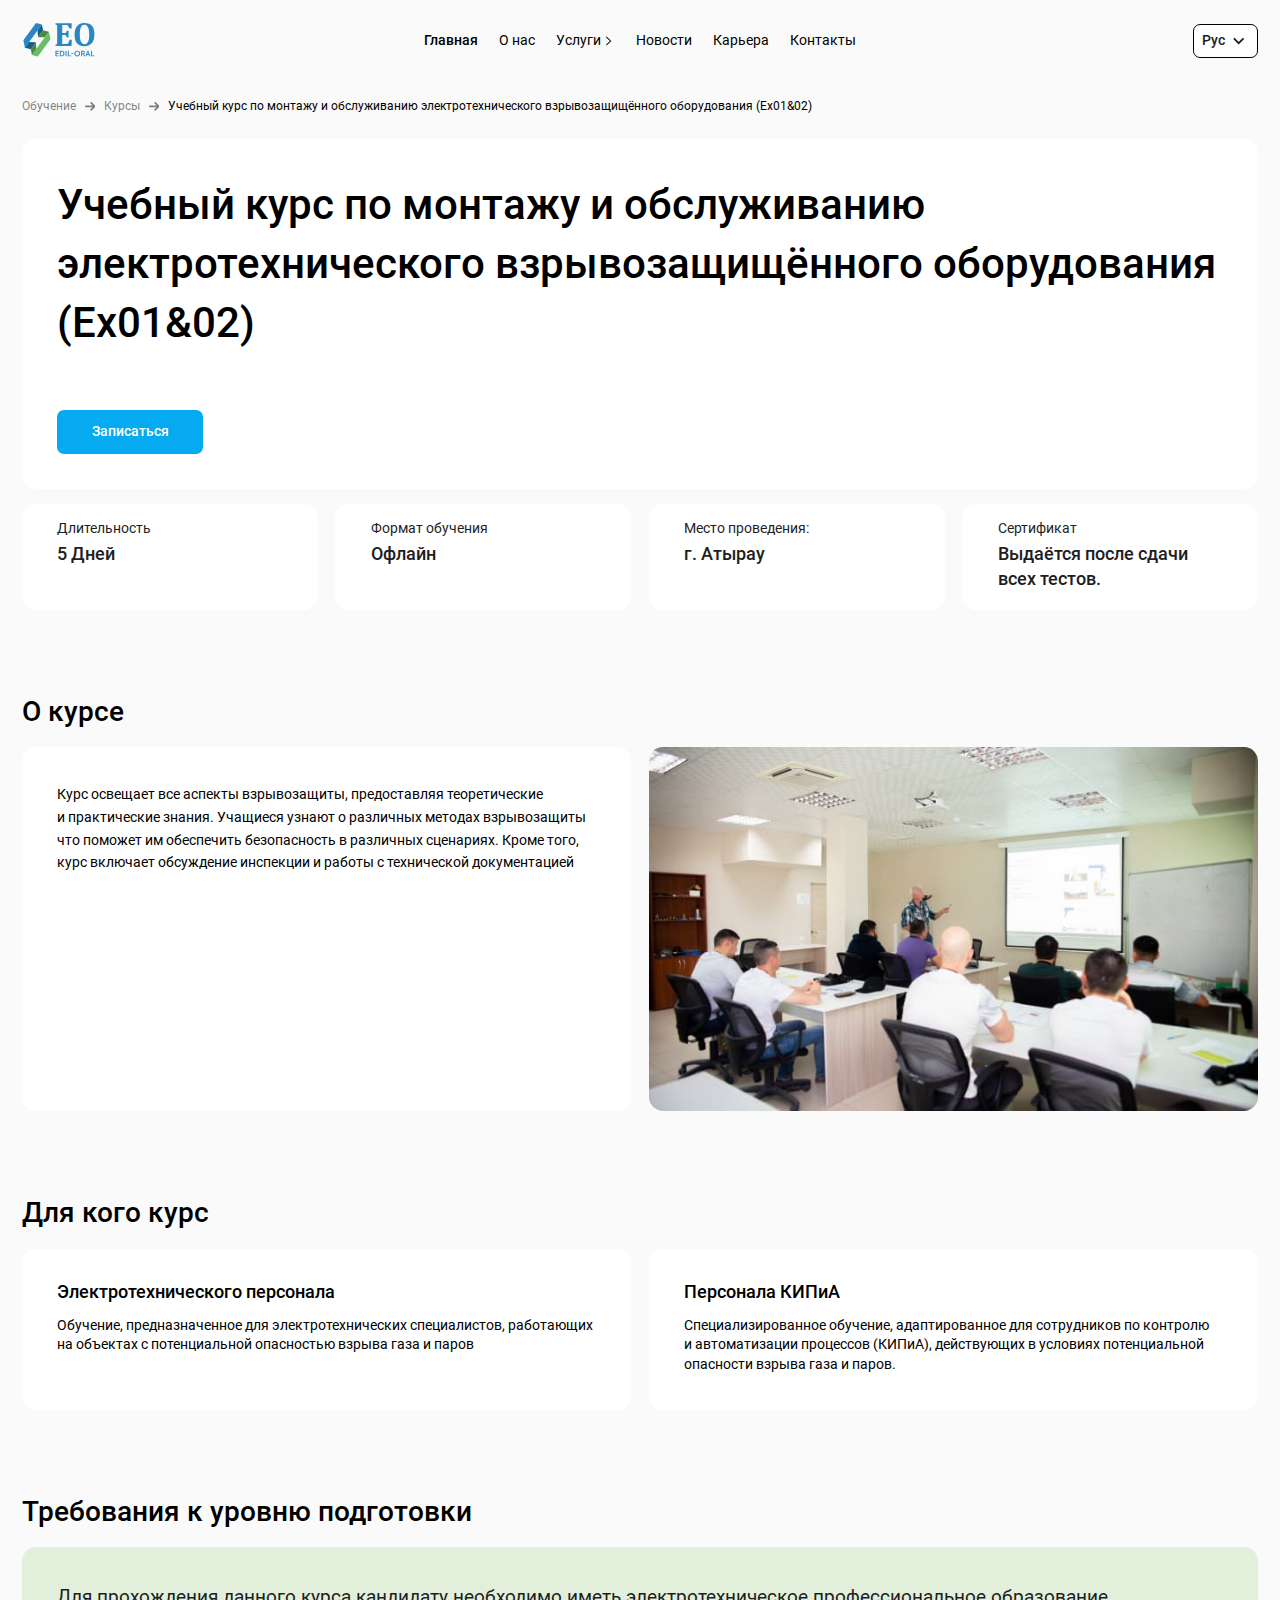
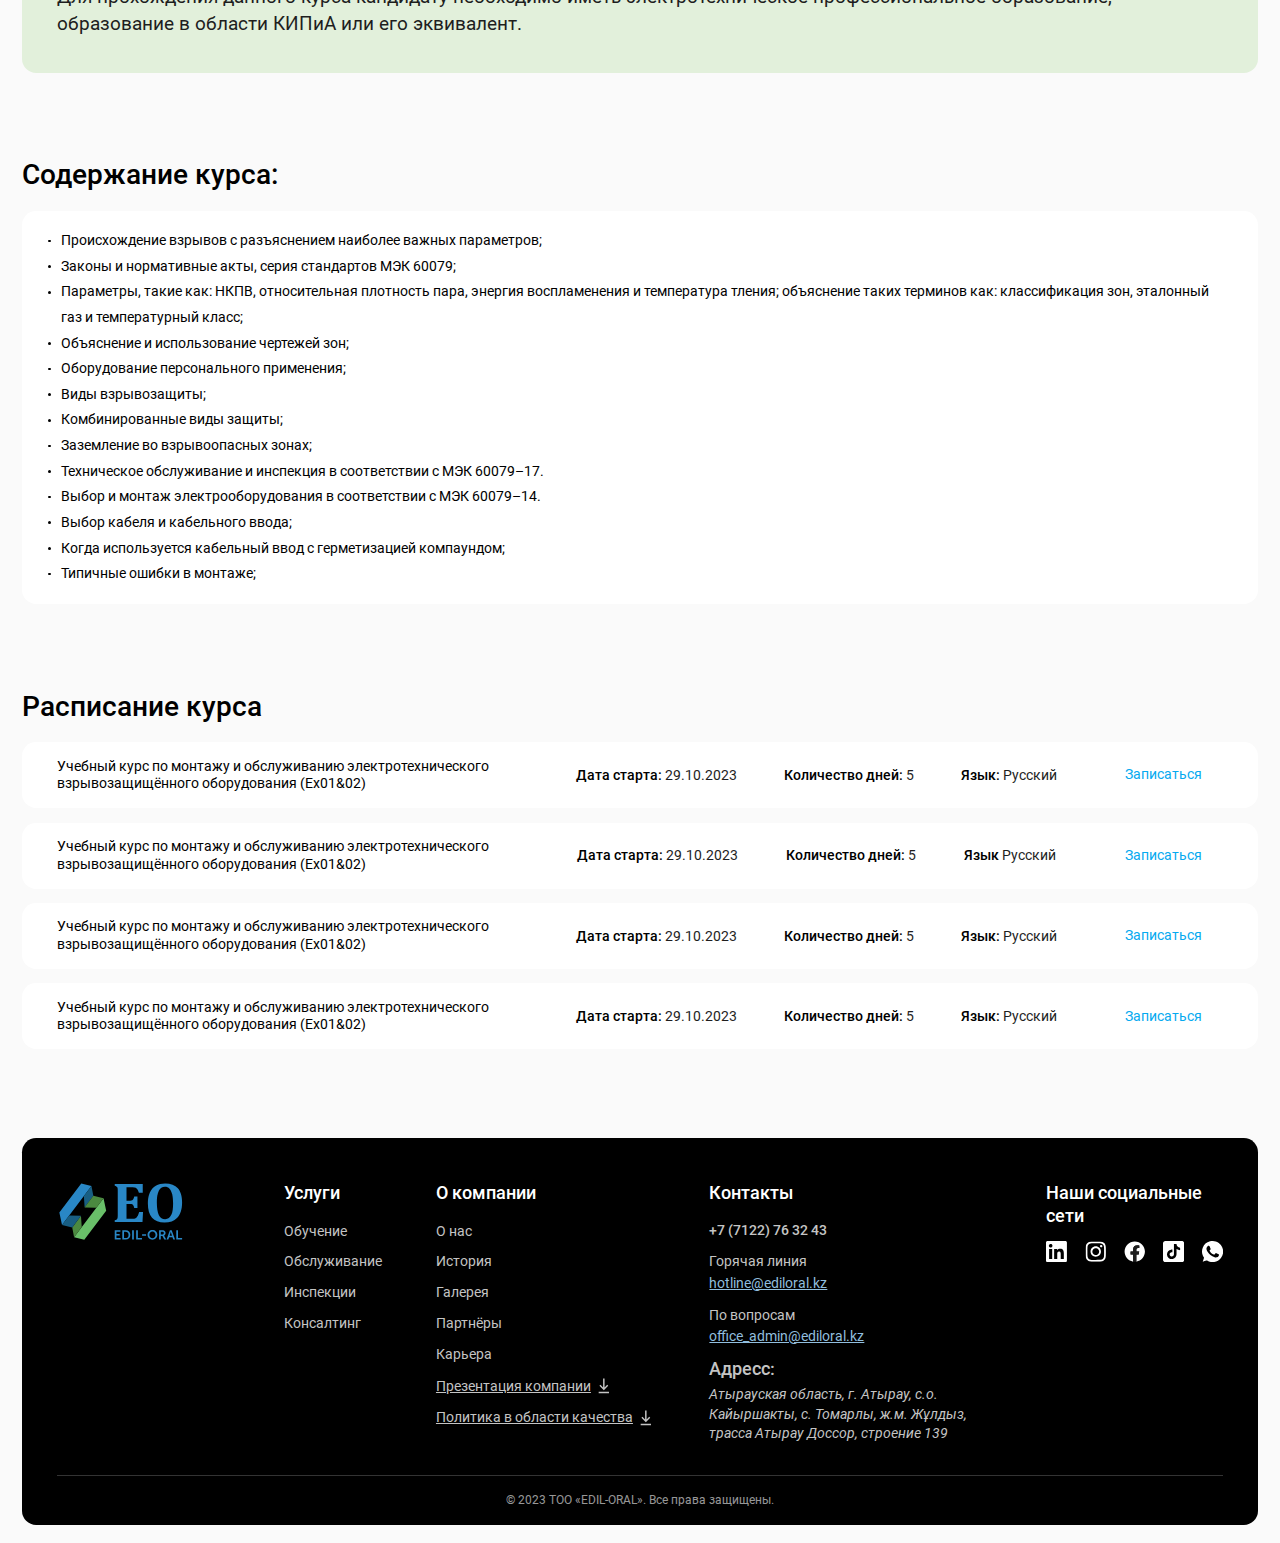
<file: courses.html>
<!DOCTYPE html>
<html lang="ru">

<head>
    <meta charset="UTF-8">
    <meta http-equiv="X-UA-Compatible" content="IE=edge">
    <meta name="viewport" content="width=device-width, initial-scale=1.0">
    <title>Courses</title>
    <link rel="stylesheet" href="css/fancybox.css">
    <link rel="stylesheet" href="css/swiper.css">
    <link rel="stylesheet" href="css/style.min.css">
</head>

<body>

    <header class="header">
        <div class="container">
            <div class="header__inner">
                <a class="header__logo logo" href="#">
                    <img class="logo__img" src="images/logo.svg" alt="logo">
                </a>
                <div class="header__wrapper">
                    <nav class="header__menu menu">
                        <ul class="menu__list menu-list">
                            <li class="menu-list__item">
                                <a class="menu-list__link menu-list__link--active" href="#">
                                    Главная
                                </a>
                            </li>
                            <li class="menu-list__item">
                                <a class="menu-list__link" href="#">
                                    О нас
                                </a>
                            </li>
                            <li class="menu-list__item menu-list__item--sublist">
                                <div class="menu-list__point">
                                    <span>
                                        Услуги
                                    </span>
                                    <svg width="13" height="24" viewBox="0 0 13 24" fill="none"
                                        xmlns="http://www.w3.org/2000/svg">
                                        <g clip-path="url(#clip0_2426_5670)">
                                            <path fill-rule="evenodd" clip-rule="evenodd"
                                                d="M9.36126 11.6842C9.54625 11.8586 9.54625 12.1414 9.36126 12.3158L4.53192 16.8692C4.34693 17.0436 4.04705 17.0436 3.86207 16.8692L3.63874 16.6586C3.45375 16.4842 3.45375 16.2015 3.63874 16.027L7.90983 12L3.63874 7.97295C3.45375 7.79854 3.45375 7.5158 3.63874 7.34138L3.86207 7.13081C4.04705 6.9564 4.34693 6.9564 4.53192 7.13081L9.36126 11.6842Z"
                                                fill="#1E1E1E" />
                                        </g>
                                        <defs>
                                            <clipPath id="clip0_2426_5670">
                                                <rect width="24" height="12" fill="white"
                                                    transform="translate(0.5 24) rotate(-90)" />
                                            </clipPath>
                                        </defs>
                                    </svg>
                                </div>
                                <ul class="menu-list__sublist menu-sublist">
                                    <li class="menu-sublist__item">
                                        <a class="menu-sublist__link" href="#">
                                            Услуга 1
                                        </a>
                                    </li>
                                    <li class="menu-sublist__item">
                                        <a class="menu-sublist__link" href="#">
                                            Услуга 2
                                        </a>
                                    </li>
                                    <li class="menu-sublist__item">
                                        <a class="menu-sublist__link" href="#">
                                            Услуга 3
                                        </a>
                                    </li>
                                </ul>
                            </li>
                            <li class="menu-list__item">
                                <a class="menu-list__link" href="#">
                                    Новости
                                </a>
                            </li>
                            <li class="menu-list__item">
                                <a class="menu-list__link" href="#">
                                    Карьера
                                </a>
                            </li>
                            <li class="menu-list__item">
                                <a class="menu-list__link" href="#">
                                    Контакты
                                </a>
                            </li>
                        </ul>
                    </nav>
                    <div class="header__lang lang">
                        <div class="lang__inner">
                            <div class="lang__text">
                                Выбрать язык
                                <span>
                                    / Изменить
                                </span>
                            </div>
                            <div class="lang__current">
                                <span>
                                    Рус
                                </span>
                                <svg width="22" height="22" viewBox="0 0 22 22" fill="none"
                                    xmlns="http://www.w3.org/2000/svg">
                                    <path d="M16.5 8.25L11 13.75L5.5 8.25" stroke="#1E1E1E" stroke-width="2" />
                                </svg>
                            </div>
                        </div>
                        <ul class="lang__list lang-list">
                            <li class="lang-list__item">
                                <a class="lang-list__link" href="#">
                                    <span>
                                        Рус
                                    </span>
                                    <?xml version="1.0" encoding="UTF-8"?><svg xmlns="http://www.w3.org/2000/svg"
                                        viewBox="0 0 9 6" width="900" height="600">
                                        <rect fill="#fff" width="9" height="3" />
                                        <rect fill="#d52b1e" y="3" width="9" height="3" />
                                        <rect fill="#0039a6" y="2" width="9" height="2" />
                                    </svg>
                                </a>
                            </li>
                            <li class="lang-list__item">
                                <a class="lang-list__link" href="#">
                                    <span>
                                        Кз
                                    </span>
                                    <?xml version="1.0" encoding="utf-8"?>
                                    <svg width="800px" height="800px" viewBox="0 0 36 36"
                                        xmlns="http://www.w3.org/2000/svg" xmlns:xlink="http://www.w3.org/1999/xlink"
                                        aria-hidden="true" role="img" class="iconify iconify--twemoji"
                                        preserveAspectRatio="xMidYMid meet">

                                        <path fill="#00AFCA"
                                            d="M36 27a4 4 0 0 1-4 4H4a4 4 0 0 1-4-4V9a4 4 0 0 1 4-4h28a4 4 0 0 1 4 4v18z">

                                        </path>

                                        <g fill="#FFCC4D">

                                            <circle cx="19.035" cy="16.513" r="2.865">

                                            </circle>

                                            <path
                                                d="M19.037 13.432c.17-.002.232-.109.232-.236c0-.17-.232-1.496-.232-1.496s-.236 1.326-.236 1.496c0 .127.064.236.236.236zm0 6.178c-.172.001-.236.108-.236.235c0 .171.236 1.479.236 1.479s.232-1.309.232-1.479c.001-.126-.062-.235-.232-.235zm-.801-.121c-.165-.042-.252.045-.285.168c-.044.164-.163 1.506-.163 1.506s.571-1.221.615-1.385c.034-.123-.001-.245-.167-.289zm1.6-5.968c.166.044.256-.044.289-.166c.044-.165.154-1.49.154-1.49s-.562 1.203-.607 1.369c-.033.122-.001.243.164.287zm-2.343 5.658c-.149-.083-.256-.022-.319.089c-.085.147-.547 1.412-.547 1.412s.867-1.031.952-1.178c.064-.111.063-.237-.086-.323zm3.089-5.351c.149.086.259.024.322-.086c.086-.148.535-1.398.535-1.398s-.856 1.017-.942 1.164c-.062.11-.062.235.085.32zm-3.727 4.862c-.122-.119-.241-.088-.331.002c-.12.121-.894 1.223-.894 1.223s1.105-.772 1.225-.891c.09-.09.122-.214 0-.334zm4.369-4.37c.122.121.243.09.333 0c.121-.12.879-1.213.879-1.213s-1.089.762-1.209.883c-.09.09-.123.21-.003.33zm-4.857 3.731c-.087-.146-.21-.146-.321-.083c-.148.085-1.18.949-1.18.949s1.267-.458 1.414-.543c.111-.064.173-.174.087-.323zm5.35-3.089c.087.149.213.15.322.087c.148-.086 1.163-.944 1.163-.944s-1.249.453-1.397.538c-.11.064-.172.171-.088.319zm-5.657 2.346c-.046-.164-.166-.196-.289-.164c-.164.044-1.385.612-1.385.612s1.342-.115 1.506-.159c.123-.034.212-.123.168-.289zm5.966-1.6c.046.166.166.2.289.167c.165-.044 1.368-.61 1.368-.61s-1.324.114-1.49.158c-.122.032-.211.121-.167.285zm-6.071.803c-.002-.17-.109-.232-.236-.232c-.17 0-1.496.232-1.496.232s1.326.236 1.496.236c.127 0 .236-.064.236-.236zm6.178 0c.001.172.108.236.235.236c.171 0 1.479-.236 1.479-.236s-1.309-.232-1.479-.232c-.127-.001-.235.062-.235.232zm-6.073-.797c.042-.165-.045-.252-.168-.285c-.164-.044-1.506-.163-1.506-.163s1.221.571 1.385.615c.123.033.245-.001.289-.167zm5.967 1.599c-.044.166.044.256.166.289c.165.044 1.49.154 1.49.154s-1.203-.563-1.369-.607c-.122-.032-.243-.001-.287.164zm-5.659-2.342c.083-.148.022-.256-.089-.319c-.147-.085-1.412-.547-1.412-.547s1.031.867 1.178.952c.111.064.237.062.323-.086zm5.351 3.089c-.086.149-.024.259.086.322c.147.086 1.398.535 1.398.535s-1.017-.855-1.164-.941c-.11-.063-.235-.063-.32.084zm-4.862-3.727c.119-.122.088-.241-.002-.331c-.121-.12-1.223-.894-1.223-.894s.772 1.105.891 1.225c.09.09.213.122.334 0zm4.37 4.369c-.121.122-.09.244 0 .333c.12.121 1.213.879 1.213.879s-.762-1.089-.883-1.21c-.09-.09-.21-.123-.33-.002zm-3.73-4.858c.145-.087.146-.21.083-.321c-.085-.147-.949-1.18-.949-1.18s.458 1.267.543 1.414c.063.111.174.173.323.087zm3.089 5.351c-.148.086-.15.211-.087.321c.086.148.944 1.163.944 1.163s-.453-1.25-.538-1.398c-.064-.109-.172-.172-.319-.086zm-2.347-5.658c.164-.046.196-.166.164-.289c-.044-.164-.612-1.385-.612-1.385s.115 1.342.159 1.506c.033.123.123.212.289.168zm1.6 5.967c-.166.046-.2.166-.167.289c.044.165.61 1.368.61 1.368s-.114-1.325-.158-1.489c-.032-.123-.121-.212-.285-.168z">

                                            </path>

                                        </g>

                                        <g fill="#FFCC4D">

                                            <path
                                                d="M21.846 23.645l-.037.016l-.041.006l-.031.006l-.057-.012l-.025-.01l-.023-.011l-.027-.017l-.045-.032l-.041-.033l-.023-.016l-.029-.012l-.02-.005h-.029l-.113.235l-.023.033l-.022.027l-.023.017l-.02.017l-.029.011h-.027l-.025-.011l-.035-.017l-.01-.017l-.012-.017l-.012-.022l-.012-.026l-.016-.083l-.033.027l-.031.039l-.062.094l-.037.049l-.039.038l-.021.023l-.027.017l-.027.012l-.033.01h-.016l-.029.006l-.027-.006l-.021-.01l-.064-.077l-.072-.077l-.049.077l-.057.065l-.027.027l-.025.027l-.027.022l-.051.028l-.027.006h-.027l-.023-.006l-.022-.012l-.016-.017l-.021-.026a2.5 2.5 0 0 0-.045-.121l-.006-.028l-.01-.021l-.012-.011h-.012l-.148.242l-.021.021l-.039.017l-.086.021h-.051l-.039-.011l-.012-.006l-.016-.017l-.004-.01v-.022l.02-.242l-.016.006l-.043.021a3.434 3.434 0 0 0-.115.126l-.049.061l-.061.051l-.057.043l-.032.018l-.066.01l-.027-.006l-.012-.004l-.011-.012l-.006-.017V24.1l.006-.07l.017-.111l-.011-.065l-.023-.038l-.033.049l-.054.071a4.69 4.69 0 0 1-.138.144a1.352 1.352 0 0 0-.077.055l-.06.021l-.012-.006h-.017l-.012-.01l-.004-.006l-.012-.017l-.004-.017v-.021l-.006-.028l.006-.208c-.1.068-.201.134-.303.197l-.038.017l-.043.022c-.041.01-.081.02-.121.032h-.04l-.037-.005l-.034-.012l.017-.044l.033-.077l.021-.032l.024-.033l.021-.033l.056-.055l.061-.043l.07-.045l.072-.033l.083-.027l.082-.021l.187-.033l.093-.012c.276-.016.553-.018.829-.016l.303-.017l.094-.011l.174-.033l.084-.023l.078-.032l.072-.033c.038-.03.077-.06.117-.088l.053-.062l-.057-.109l.045-.006l.043-.01l.045-.022l.037-.028l.016-.01l.018-.017l.012-.022l.012-.016l.004-.022v-.038l-.012-.022l.094-.017l.1-.011l.105-.006h.109c.153.006.305.015.457.027c.23.028.461.05.692.072l.207.011v.076l-.004.034l-.012.032l-.01.033l-.012.027l-.016.022c-.019.022-.04.044-.061.065l-.049.032l-.053.022l-.053.012l-.061.011l-.117-.011l-.061-.017l-.053-.028l-.057-.027l-.043-.039l-.043-.043v.094c-.008.061-.018.121-.027.182l-.021.057l-.012.023l-.016.016l-.012.017l-.014.01m-4.418-.517l.125.055a1.45 1.45 0 0 1 .077-.06l.049-.026l.044-.028l.165-.066l.142-.066l.072-.027l.122-.065l.049-.034c.124-.081.249-.161.374-.24l.109-.077l.083-.066c.082-.074.162-.149.242-.225l.033-.022l.038-.022a3.49 3.49 0 0 1 .138-.066l.093-.032c.186-.051.375-.091.565-.121c.194-.023.388-.049.582-.071l.258-.044c.064-.018.128-.034.193-.049l.066-.083l.106-.115l.072-.071l.08-.067l.094-.071l.109-.072l.166-.098c.119-.06.237-.12.355-.182c.21-.098.417-.202.623-.308l.098-.066l.027-.083l.039-.081l.049-.083l.127-.17c.058-.062.114-.124.17-.188c.068-.066.138-.13.209-.192l.106-.087l.053-.039l.057-.038c.04-.023.08-.045.121-.066l.061-.028l.059-.021l.129-.034l.064-.004l.061-.006l.064.006l.061.01l-.004.066l-.016.065l-.049.138l-.041.071l-.049.072l-.06.076l-.072.077l.057-.006l.049-.011l.039-.012l.037-.016l.072-.022l.103-.011l.006.039v.038l-.006.038l-.01.033l-.016.033l-.023.033l-.021.026l-.027.028a7.797 7.797 0 0 1-.231.214l.065.006c.048.015.096.03.145.043l.053.012l-.064.05a5.026 5.026 0 0 1-.154.099l-.176.099l-.088.055l-.088.061l-.082.066l.037.005l.051.022l.022.006l.021.011l.018.005l.016-.005l-.109.061a7.605 7.605 0 0 0-.203.099l-.084.05l-.016.017l-.01.017l-.012.016l.004.022l.012.017l.021.016l.02.018l-.008.021l-.012.018l-.021.016l-.02.017l-.053.026l-.064.028l-.125.044l-.078.039l.109.109l-.039.038l-.037.028l-.033.017l-.039.016l-.076.011h-.108l.012.05l.016.049l.023.111a4.474 4.474 0 0 1-.209.153l-.127.082l-.141.082l-.084.039l-.082.038a4.68 4.68 0 0 1-.281.099l-.213.045l-.117.017c.127.004.254.006.381.005l.312-.033l.137-.027l.121-.033c.08-.027.158-.057.236-.088l.152-.07l.15-.083l.141-.089l.15-.087l-.09-.044l-.086-.027l-.041-.019c-.031-.015-.062-.03-.094-.043l-.051-.028l.043-.032l.053-.022l.057-.021c.066-.016.133-.031.199-.045c.086-.009.172-.02.258-.032l.109-.011l.084-.021l.022-.012l.016-.017l-.004-.006l-.012-.011l-.016-.006l-.021-.01l-.061-.012l-.078-.011l-.076-.006l-.076-.011l-.068-.017l-.041-.017l.537-.12l.094-.028c.041-.015.081-.032.121-.049l.053-.034l.023-.021l-.006-.005l-.01-.012l-.051-.011l-.07-.006h-.084c-.057-.004-.113-.008-.17-.01l-.07-.012l-.045-.011l.078-.032c.116-.036.234-.069.352-.1c.067-.023.135-.046.203-.066l.104-.044l.049-.027l.045-.027l.016-.017l.017-.022l.016-.016l.006-.017l-.006-.017l-.016-.012l-.017-.004h-.152l-.072.004h-.098l-.029-.004l-.019-.012l-.024-.011c.2-.132.402-.263.605-.391l.158-.11a3.25 3.25 0 0 0 .125-.109l.049-.055l.045-.055l.033-.06l.027-.06l.016-.067v-.071h-.037l-.039.006l-.086.032a5.447 5.447 0 0 1-.232.138l-.043.028l-.051.021l-.049.017l-.045.011l-.043.006H24.5l-.043-.017l.133-.099c.107-.091.213-.183.318-.275a9.94 9.94 0 0 0 .34-.341l.158-.176c.047-.062.095-.122.144-.182c.039-.056.078-.113.115-.17l.012-.021l.004-.017l-.004-.023l-.006-.016l-.006-.018l-.016-.011l-.017-.017l-.016-.006l-.021-.01l-.024-.006h-.043l-.021.006l-.029.004l-.016.018l-.023.017c-.112.112-.223.226-.332.341l-.133.126a19.54 19.54 0 0 1-.264.226a3.428 3.428 0 0 1-.127.082l-.121.061l.037-.033c.04-.038.079-.076.117-.115c.141-.162.276-.33.406-.5l.254-.357l.068-.12l.068-.11l.055-.1l.043-.094l.027-.076l.006-.027v-.044l-.006-.017l-.02-.033l-.012-.011l-.018-.005l-.031-.018l-.041-.011h-.075l-.021.006l-.016.005l-.023.012l-.016.016l-.045.039a4.24 4.24 0 0 0-.143.182c-.11.172-.226.34-.346.505l-.139.165l-.07.072l-.076.066l.098-.183l.154-.323l.1-.236l.043-.121l.076-.248c.019-.08.036-.16.051-.241c.007-.075.013-.15.018-.226l-.008-.055l-.004-.049l-.006-.051l-.016-.064l-.012-.018l-.027-.027l-.037-.016l-.041-.012h-.037l-.035.006l-.01.006l-.016.004l-.006.012c-.099.312-.174.63-.26.945c-.032.088-.064.176-.098.264l-.082.159l-.051.071l.033-.158c.016-.092.03-.183.043-.275l.023-.226l.006-.094a3.445 3.445 0 0 0-.012-.143l-.01-.055l-.016-.044l-.023-.033l-.012-.011l-.033-.011l-.016-.006h-.018l-.016.006l-.045.011l-.043.022c-.034.17-.075.339-.121.506a6.14 6.14 0 0 1-.23.62a7.493 7.493 0 0 1-.188.368l-.121.209l-.131.197a8.785 8.785 0 0 1-.273.362c-.092.104-.186.206-.281.308c-.099.097-.2.193-.303.287c-.106.088-.213.173-.322.257a7.463 7.463 0 0 1-.408.275l-.242.142l-.385.177l-.396.142l-.328.1l-.34.076l-.17.028l-.348.044l-.176.011l-.017.006l-.017.005l-.033.018l-.037.026a4.543 4.543 0 0 0-.127.115l-.088.089l-.319.356l-.121.121l-.142.109l-.056.038l-.055.034l-.12.055c-.186.076-.375.145-.562.22l-.049.027l-.044.023l-.032.021l-.061.061l-.017.027l-.012.027l-.004.039v.028">

                                            </path>

                                            <path
                                                d="M19.441 23.375l.092.012l.045.017l.01.005v.006h-.01l-.012.005l-.088.017h-.07l-.23-.017l-.583-.011c-.154.002-.308.006-.462.011c-.136.01-.271.021-.407.033l-.105.017l-.093.021c-.022.008-.043.016-.065.022l-.028.012l-.022.017l.01-.056l.024-.056l-.077.022l-.066.033l-.026.017l-.023.022l-.017.026l-.004.028l-.016-.038l-.012-.034a.808.808 0 0 0-.012-.071c.006-.029.012-.058.016-.087l.018-.028l.01-.022l.023-.026l.044-.044l.06-.039l.068-.038a.503.503 0 0 0 .114.049a.322.322 0 0 0 .117-.011c.061.054.219.043.241-.055a.24.24 0 0 0 0-.11l.066-.005l.077-.012l.17-.044l.089-.017l.082-.021l.077-.011l.065-.006l-.027.023l-.143.109l-.054.038l.07.018l.061.011l-.13.148l-.034.044l.043.017l.044.012l.05.011h.099l.098-.022l.039-.023l.045.023l.044.017c.028.008.057.016.086.022c.068.007.136.015.205.021h.414m-.501-1.672l-.049.099l-.056.127a2.618 2.618 0 0 0-.081.158l-.028.028l-.065-.055l-.072-.05l-.077-.039l-.081-.032l-.177-.045l-.087-.016a6.75 6.75 0 0 0-.286-.027a5.971 5.971 0 0 1-.379-.018l-.176-.021l-.099-.017l-.093-.021l-.098-.034l-.083-.043l-.061-.04l-.126-.093c-.184-.173-.366-.348-.555-.517l-.109-.076l-.05-.022l-.052-.016l-.093-.021a4.505 4.505 0 0 0-.164-.055a4.336 4.336 0 0 0-.155-.071a3.155 3.155 0 0 1-.263-.182l-.055-.051l-.109-.109l-.105-.115c-.173-.211-.336-.429-.505-.643a9.824 9.824 0 0 0-.247-.253l-.071-.065l-.072-.06l-.158-.115l-.016.005l-.018.017l-.017.022c-.01.025-.018.051-.026.077l-.006.022l-.04-.018l-.033-.017l-.04-.017l-.033-.011h-.071l-.039.011l-.038.017c.03.038.059.076.087.115l.049.077l.089.17l.032.083l.012.044l.012.033l.005.038v.032h-.296l.043.066c.033.045.068.089.103.132l.182.182l.061.049l.056.039a3.445 3.445 0 0 1-.143.012l-.144.016l.049.045c.043.03.085.061.127.093l.071.049l.072.044l.071.039l.066.022l.061.016l.049.011l.016.006l.012.012l.004.005v.021l-.016.045l-.004.032l-.007.022v.016l.007.028l.004.022l.012.01l.016.012l.021.011l.028.006l.056.022l.027.01l.022.017l.005.006v.011l-.005.006l-.044.032l-.022.022l-.022.027v.023l-.005.022l.011.059l.192.066l.044.01l.044.018l.033.017l.028.017l-.182.143l.049.044l.061.033l.077.038c.055.02.11.038.166.056l.082.016l.072.017h.065l-.061.044l-.077.049l-.082.045l-.061.044l.055.038c.167.086.338.166.512.237c.304.124.615.232.928.329c.07.017.139.035.208.055l.088.017l-.177-.017a7.468 7.468 0 0 1-.329-.05l-.154-.033l-.303-.087l-.142-.05c-.38-.148-.751-.318-1.132-.462l.028-.016l.077-.028l.049-.011c.067-.02.132-.042.198-.066a7.444 7.444 0 0 1-.391-.07a4.739 4.739 0 0 0-.203-.061l-.039-.017l-.033-.017l-.027-.018l-.018-.016v-.005l.006-.006l.017-.006l.016-.011l.044-.017l.192-.056l.111-.038c-.159-.03-.319-.057-.479-.082l-.077-.018l-.061-.021l-.022-.012l-.021-.017l-.018-.01l-.011-.018l.017-.011l.049-.011c.051-.008.103-.017.154-.027l.088-.011c.05-.014.099-.029.148-.045l.023-.016l.022-.018l-.087-.033l-.056-.01l-.055-.012l-.252-.033l-.066-.016l-.061-.012l-.121-.043l-.056-.028l-.045-.032l-.044-.039l-.033-.049l.012-.006l.021-.006h.028l.044.006l.209.011l.122.012h.153l.043-.006l.034-.011l.022-.012a9.196 9.196 0 0 1-.308-.132a6.414 6.414 0 0 0-.204-.099l-.208-.109l-.099-.061a7.586 7.586 0 0 1-.181-.132l-.077-.066l-.034-.038l-.034-.033l-.021-.033l-.023-.039l-.022-.032l-.012-.038l-.009-.071h.037l.044.005l.044.018l.044.016l.087.055l.099.055l.044.028l.049.026l.049.022l.044.017l.049.012l.044.005h.05l.043-.017l-.13-.1a13.893 13.893 0 0 1-.319-.273a8.748 8.748 0 0 1-.501-.518l-.07-.093l-.072-.088a7.298 7.298 0 0 1-.116-.171l-.01-.022v-.038l.005-.017l.005-.016l.017-.011l.016-.017l.018-.012l.021-.006l.022-.004h.044l.027.004l.024.006l.021.017c.119.118.236.237.351.358c.127.122.259.24.396.352l.126.081l.065.034l.061.021l-.043-.027l-.115-.115c-.141-.162-.275-.33-.407-.5a10.5 10.5 0 0 1-.171-.242a7.343 7.343 0 0 0-.154-.236a5.403 5.403 0 0 1-.121-.209a5.052 5.052 0 0 0-.07-.17l-.007-.027v-.045l.007-.016l.021-.033l.012-.012l.017-.01l.071-.023h.077l.022.005l.016.006l.022.012l.061.055l.143.182c.112.172.23.34.352.505l.13.165l.072.071l.077.066a13.15 13.15 0 0 1-.252-.504a9.786 9.786 0 0 1-.099-.236l-.044-.121a4.433 4.433 0 0 0-.077-.248l-.027-.121l-.02-.123l-.012-.115l-.005-.109l.005-.055l.007-.05l.005-.05l.011-.049l.011-.018l.006-.016l.016-.018l.011-.01l.038-.017l.039-.01h.038l.033.006l.016.004l.012.006l.006.012l.006.016c.094.307.171.619.252.93c.032.087.065.173.1.258l.038.082l.044.077l.049.077l-.032-.16a5.974 5.974 0 0 0-.044-.273a8.572 8.572 0 0 1-.027-.319l.011-.143l.011-.056l.017-.043l.022-.033l.011-.012l.016-.011l.016-.005h.05l.045.016l.043.022l.077.346c.028.105.059.21.093.313c.056.157.117.313.182.467l.077.159l.11.21l.12.208l.133.198l.142.197l.133.165c.092.104.185.207.28.308c.099.097.2.192.303.285l.159.133c.146.114.296.222.451.324c.121.072.244.142.368.209l.378.182c.192.076.386.146.582.208c.192.051.387.095.583.132c.263.042.533.067.804.078">

                                            </path>
                                        </g>
                                        <g fill="#FFCC4D">
                                            <path
                                                d="M3.457 28.522s-.237.197-.317.098c-.129-.16.397-.959.397-1.241c0-.461-.309-.589-.689-.654c-.256-.044-.671.019-.671.019c.078.105.129.138.261.144a.554.554 0 0 0-.296.501c0 .396.164.56.164 1.009c0 .249-.204.565-.204.565c.36-.036.54-.369.438-.637a.174.174 0 0 1 .154.047c.026-.073-.015-.16-.071-.233c.045-.023.078-.009.149.005c-.007-.076-.053-.156-.164-.232c.324.083.523-.142.523-.378c0-.18-.125-.308-.248-.308a.256.256 0 0 0-.131.041c-.023-.048-.011-.114.012-.163c-.089.023-.146.076-.105.188a.22.22 0 0 0-.161.074a.192.192 0 0 0 .161.072c-.05.104.006.163.087.209c0 0-.052-.209.081-.209c.06 0 .114.021.114.108c0 .075-.067.181-.221.175c-.155-.007-.28-.107-.28-.352c0-.229.183-.342.424-.349c.218-.007.382.111.382.336c0 .298-.432.98-.432 1.246c0 .2.179.311.355.311c.228 0 .42-.226.42-.226l-.132-.166zm-.05-5.402c0-.498.448-.755.8-.755c.474 0 .727.284.727.654c0 .212-.039.344-.136.545l-1.087 2.257a.67.67 0 0 0-.051.3c0 .202.197.368.403.373c.187.005.392-.175.392-.38c0-.249-.128-.359-.261-.359c-.163 0-.228.066-.228.181c0 .081.039.115.094.115c.14 0 .101-.188.101-.188a.13.13 0 0 1 .094.176a.247.247 0 0 1 .135.079a.248.248 0 0 1-.135.074c.033.108-.011.161-.105.184a.193.193 0 0 0 .013-.116c-.149.042-.377-.024-.377-.282c0-.256.177-.471.51-.418c-.08-.036-.119-.113-.127-.201c.06.025.127.028.127.028c-.039-.068-.093-.127-.091-.263c.062.029.119.08.198.047c-.124-.243.028-.577.416-.658a.8.8 0 0 0-.211.524c0 .58.162.676.162 1.078a.596.596 0 0 1-.258.474v-.007c.112.03.185.087.227.162c-.259.073-.636.072-.837-.007a.62.62 0 0 1-.443-.295a.897.897 0 0 1 0-.714c.154-.321.88-1.86 1.106-2.345a.77.77 0 0 0 .077-.33c0-.295-.271-.399-.425-.399c-.185 0-.373.142-.373.316c0 .112.061.178.147.178c.209 0 .196-.177.154-.289c.129.06.205.162.184.272c.074.01.144.045.208.117c-.051.066-.113.114-.208.115c.042.17-.072.242-.184.281c.035-.124.058-.269-.154-.269c-.155 0-.277-.027-.348-.128c-.005.135-.018.665-.018.665c-.008.2.267.194.442.135c-.067.23-.202.355-.517.323a.247.247 0 0 1 .158.241c0 .188-.152.395-.251.457l-.05-1.948z">

                                            </path>
                                            <path
                                                d="M3.506 23.12c0-.498-.448-.755-.8-.755c-.474 0-.727.284-.727.654c0 .212.039.344.136.545l1.087 2.257a.67.67 0 0 1 .05.3c0 .202-.197.368-.402.373c-.188.005-.392-.175-.392-.38c0-.249.128-.359.261-.359c.163 0 .228.066.228.181c0 .081-.039.115-.094.115c-.14 0-.101-.188-.101-.188a.13.13 0 0 0-.094.176a.247.247 0 0 0-.135.079a.248.248 0 0 0 .135.074c-.032.108.012.161.106.183a.193.193 0 0 1-.013-.116c.149.042.377-.024.377-.282c0-.256-.177-.471-.509-.418c.079-.036.119-.113.126-.201a.423.423 0 0 1-.126.028c.038-.068.092-.127.09-.263c-.062.029-.118.08-.198.047c.124-.243-.028-.577-.416-.658a.8.8 0 0 1 .211.524c0 .58-.161.676-.161 1.078c0 .168.087.351.258.474v-.007a.343.343 0 0 0-.227.162c.259.073.635.072.837-.007a.62.62 0 0 0 .443-.295a.897.897 0 0 0 0-.714c-.154-.321-.88-1.86-1.106-2.345a.77.77 0 0 1-.077-.33c0-.295.271-.399.425-.399c.185 0 .373.142.373.316c0 .112-.061.178-.147.178c-.209 0-.196-.177-.155-.289c-.129.06-.205.162-.184.272a.337.337 0 0 0-.208.117c.051.066.113.114.208.115c-.042.17.072.242.184.281c-.035-.124-.058-.269.155-.269c.155 0 .277-.027.348-.128l.018.665c.008.2-.268.194-.443.135c.066.229.202.354.516.322a.247.247 0 0 0-.158.241c0 .188.151.395.251.457l.05-1.946zm-.049 5.402s.237.197.317.098c.129-.16-.397-.959-.397-1.241c0-.461.309-.589.689-.654c.256-.044.672.019.672.019c-.079.105-.129.138-.261.144a.555.555 0 0 1 .296.501c0 .396-.164.56-.164 1.009c0 .249.204.565.204.565c-.36-.036-.54-.369-.438-.637a.176.176 0 0 0-.154.047c-.026-.073.016-.16.071-.233c-.045-.023-.078-.009-.149.005c.007-.076.052-.156.164-.232c-.324.083-.523-.142-.523-.378c0-.18.125-.308.248-.308c.04 0 .098.017.131.041c.023-.048.011-.114-.013-.163c.09.023.146.076.106.188a.221.221 0 0 1 .161.074a.192.192 0 0 1-.161.072c.05.104-.006.163-.087.209c0 0 .052-.209-.081-.209c-.06 0-.114.021-.114.108c0 .075.067.181.221.175c.154-.007.279-.107.279-.352c0-.229-.183-.342-.424-.349c-.218-.007-.382.111-.382.336c0 .298.432.98.432 1.246c0 .2-.179.311-.355.311c-.228 0-.42-.226-.42-.226l.132-.166zm-.05-14.145c0-.5.448-.756.8-.756c.474 0 .727.284.727.655c0 .211-.039.343-.136.544l-1.087 2.258a.664.664 0 0 0-.051.299c0 .203.197.368.403.374c.187.004.392-.176.392-.38c0-.248-.128-.359-.261-.359c-.163 0-.228.067-.228.182c0 .079.039.114.094.114c.14 0 .101-.188.101-.188a.129.129 0 0 1 .094.174a.25.25 0 0 1 .135.08a.255.255 0 0 1-.135.075c.033.108-.011.16-.105.183a.192.192 0 0 0 .013-.116c-.149.042-.377-.024-.377-.282c0-.255.177-.47.51-.417c-.08-.038-.119-.115-.127-.201c.06.024.127.026.127.026c-.039-.068-.093-.127-.091-.262c.062.028.119.08.198.047c-.124-.244.028-.579.416-.658a.804.804 0 0 0-.211.524c0 .579.162.676.162 1.079c0 .168-.087.35-.258.474v-.007c.11.03.182.085.225.161c-.259.074-.636.072-.837-.007a.623.623 0 0 1-.443-.295a.892.892 0 0 1 0-.712c.154-.322.88-1.861 1.106-2.346a.787.787 0 0 0 .077-.33c0-.296-.271-.4-.425-.4c-.185 0-.373.141-.373.315c0 .112.061.179.147.179c.209 0 .196-.178.154-.289c.129.058.205.162.184.272c.074.01.144.044.208.118c-.051.064-.113.112-.208.114c.042.171-.072.243-.184.282c.035-.124.058-.268-.154-.268c-.155 0-.277-.027-.348-.127c-.005.134-.018.665-.018.665c-.008.199.267.194.442.134c-.065.23-.2.354-.515.322a.248.248 0 0 1 .158.242c0 .187-.152.395-.251.456l-.05-1.948z">

                                            </path>
                                            <path
                                                d="M3.506 14.377c0-.5-.448-.756-.8-.756c-.474 0-.727.284-.727.655c0 .211.039.343.136.544l1.087 2.258c.038.079.05.168.05.299c0 .203-.197.368-.402.374c-.188.004-.392-.176-.392-.38c0-.248.128-.359.261-.359c.163 0 .228.067.228.182c0 .079-.039.114-.094.114c-.14 0-.101-.188-.101-.188a.128.128 0 0 0-.094.174a.25.25 0 0 0-.135.08a.255.255 0 0 0 .135.075c-.032.108.011.16.105.183a.192.192 0 0 1-.013-.116c.149.042.377-.024.377-.282c0-.255-.177-.47-.509-.417c.079-.038.119-.115.126-.201c-.06.024-.126.026-.126.026c.038-.068.092-.127.09-.262c-.062.028-.118.08-.198.047c.124-.244-.028-.579-.416-.658a.804.804 0 0 1 .211.524c0 .579-.161.676-.161 1.079c0 .168.087.35.258.474v-.007c-.111.03-.184.085-.225.161c.259.074.635.072.837-.007a.623.623 0 0 0 .443-.295a.892.892 0 0 0 0-.712c-.154-.322-.88-1.861-1.106-2.346a.768.768 0 0 1-.077-.329c0-.296.271-.4.425-.4c.185 0 .373.141.373.315c0 .112-.061.179-.147.179c-.209 0-.196-.178-.155-.289c-.129.058-.205.162-.184.272a.33.33 0 0 0-.208.118c.051.064.113.112.208.114c-.042.171.072.243.184.282c-.035-.124-.058-.268.155-.268c.155 0 .277-.027.348-.127l.017.663c.008.199-.268.194-.443.134c.066.23.202.354.516.323a.248.248 0 0 0-.158.242c0 .187.151.395.251.456l.05-1.948z">

                                            </path>
                                            <path
                                                d="M3.506 12.879c0 .499-.448.756-.8.756c-.474 0-.727-.284-.727-.656c0-.21.039-.342.136-.544l1.087-2.258a.666.666 0 0 0 .05-.299c0-.202-.197-.368-.402-.373c-.188-.004-.392.175-.392.38c0 .249.128.359.261.359c.163 0 .228-.067.228-.182c0-.08-.039-.114-.094-.114c-.14 0-.101.188-.101.188a.129.129 0 0 1-.094-.175a.237.237 0 0 1-.135-.079a.26.26 0 0 1 .135-.074c-.032-.108.012-.16.106-.183a.192.192 0 0 0-.013.116c.149-.042.377.026.377.282c0 .255-.177.47-.509.417c.079.038.119.115.126.201a.46.46 0 0 0-.126-.026c.038.068.092.127.09.262c-.062-.028-.118-.08-.198-.047c.124.244-.028.579-.416.659a.807.807 0 0 0 .211-.525c0-.578-.161-.676-.161-1.078c0-.168.087-.35.258-.474v.007a.344.344 0 0 1-.226-.163c.259-.073.635-.072.837.008a.62.62 0 0 1 .443.296a.891.891 0 0 1 0 .712c-.154.322-.88 1.861-1.106 2.345a.765.765 0 0 0-.077.329c0 .297.271.4.425.4c.185 0 .373-.141.373-.316c0-.111-.061-.179-.147-.179c-.209 0-.196.177-.155.289c-.129-.058-.205-.162-.184-.272a.334.334 0 0 1-.208-.118c.051-.064.113-.113.208-.114c-.042-.17.072-.243.184-.283c-.035.125-.058.27.155.27c.155 0 .277.026.348.127l.018-.666c.008-.199-.268-.193-.443-.134c.066-.23.202-.354.516-.323a.248.248 0 0 1-.158-.242c0-.187.151-.395.251-.456l.049 1.95zm0 8.744c0 .499-.448.755-.8.755c-.474 0-.727-.283-.727-.654a1.1 1.1 0 0 1 .136-.544l1.087-2.258a.666.666 0 0 0 .05-.299c0-.203-.197-.368-.402-.373c-.188-.005-.392.175-.392.379c0 .248.128.359.261.359c.163 0 .228-.067.228-.182c0-.079-.039-.113-.094-.113c-.14 0-.101.188-.101.188a.13.13 0 0 1-.094-.175a.238.238 0 0 1-.135-.08a.254.254 0 0 1 .135-.074c-.032-.109.011-.161.105-.184a.192.192 0 0 0-.013.116c.149-.042.377.025.377.282c0 .255-.177.469-.509.417c.079.039.119.115.126.202c-.06-.023-.126-.027-.126-.027c.038.068.092.128.09.262c-.062-.028-.118-.08-.198-.047c.124.243-.028.58-.416.658a.802.802 0 0 0 .211-.524c0-.577-.161-.676-.161-1.078c0-.169.087-.351.258-.474v.006c-.111-.029-.184-.084-.225-.161c.259-.073.635-.072.837.008a.623.623 0 0 1 .443.295a.892.892 0 0 1 0 .712c-.154.322-.88 1.861-1.106 2.346a.761.761 0 0 0-.077.329c0 .296.271.399.425.399c.185 0 .373-.141.373-.316c0-.109-.061-.177-.147-.177c-.209 0-.196.177-.155.288c-.129-.058-.205-.163-.184-.272a.327.327 0 0 1-.208-.117a.272.272 0 0 1 .208-.115c-.042-.17.072-.241.184-.281c-.035.125-.058.269.155.269c.155 0 .277.026.348.128l.018-.666c.008-.198-.268-.193-.443-.134c.066-.229.202-.353.516-.322a.248.248 0 0 1-.158-.242c0-.187.151-.394.251-.456l.049 1.947z">

                                            </path>
                                            <path
                                                d="M3.407 21.623c0 .499.448.755.8.755c.474 0 .727-.283.727-.654a1.1 1.1 0 0 0-.136-.544l-1.087-2.258a.664.664 0 0 1-.051-.299c0-.203.197-.368.403-.373c.187-.005.392.175.392.379c0 .248-.128.359-.261.359c-.163 0-.228-.067-.228-.182c0-.079.039-.113.094-.113c.14 0 .101.188.101.188a.13.13 0 0 0 .094-.175a.238.238 0 0 0 .135-.08a.254.254 0 0 0-.135-.074c.033-.109-.011-.161-.105-.184c.019.042.019.08.013.116c-.149-.042-.377.025-.377.282c0 .255.177.469.51.417c-.08.039-.119.115-.127.202c.06-.023.127-.027.127-.027c-.039.068-.093.128-.091.262c.062-.028.119-.08.198-.047c-.124.243.028.58.416.658a.802.802 0 0 1-.211-.524c0-.577.162-.676.162-1.078a.594.594 0 0 0-.258-.474v.006a.341.341 0 0 0 .227-.162c-.259-.073-.636-.072-.837.008a.623.623 0 0 0-.443.295a.892.892 0 0 0 0 .712c.154.322.88 1.861 1.106 2.346c.048.102.077.21.077.329c0 .296-.271.399-.425.399c-.185 0-.373-.141-.373-.316c0-.109.061-.177.147-.177c.209 0 .196.177.154.288c.129-.058.205-.163.184-.272a.323.323 0 0 0 .208-.117a.272.272 0 0 0-.208-.115c.042-.17-.072-.241-.184-.281c.035.125.058.269-.154.269c-.155 0-.277.026-.348.128c-.005-.134-.018-.666-.018-.666c-.008-.198.267-.193.442-.134c-.067-.229-.202-.353-.517-.322a.248.248 0 0 0 .158-.242c0-.187-.152-.394-.251-.456l-.05 1.948zm.05-14.144s.237-.199.317-.1c.129.161-.397.96-.397 1.242c0 .462.309.587.689.653c.256.045.672-.018.672-.018c-.08-.105-.13-.136-.262-.144a.55.55 0 0 0 .296-.499c0-.398-.164-.562-.164-1.01c0-.249.204-.566.204-.566c-.36.037-.54.37-.438.637a.173.173 0 0 1-.153-.047c-.026.074.016.16.071.234c-.045.024-.078.009-.149-.006c.007.077.052.157.164.233c-.325-.084-.524.142-.524.379c0 .179.125.306.248.306c.04 0 .098-.016.131-.041c.023.049.011.115-.013.164c.09-.023.146-.077.106-.188a.233.233 0 0 0 .161-.074a.196.196 0 0 0-.162-.073c.05-.104-.006-.162-.087-.208c0 0 .052.208-.081.208c-.06 0-.114-.02-.114-.107c0-.076.067-.182.221-.175c.154.006.279.106.279.353c0 .227-.183.339-.424.347c-.217.006-.381-.112-.381-.336c0-.299.432-.979.432-1.246c0-.2-.179-.312-.355-.312c-.228 0-.42.226-.42.226l.133.168z">

                                            </path>
                                            <path
                                                d="M3.457 7.479s-.237-.199-.317-.1c-.13.162.397.961.397 1.243c0 .462-.309.587-.689.653c-.256.044-.671-.019-.671-.019c.078-.105.129-.136.261-.144a.549.549 0 0 1-.297-.499c0-.398.164-.562.164-1.01c0-.249-.204-.566-.204-.566c.36.037.54.37.438.637a.177.177 0 0 0 .154-.047c.026.074-.015.16-.071.234c.044.024.077.009.149-.006c-.007.077-.053.157-.164.233c.324-.084.523.142.523.379c0 .179-.125.306-.248.306a.247.247 0 0 1-.131-.041c-.022.05-.01.115.013.164c-.089-.023-.145-.077-.105-.187a.23.23 0 0 1-.161-.074a.194.194 0 0 1 .161-.074c-.05-.104.006-.162.087-.208c0 0-.052.208.081.208c.06 0 .114-.02.114-.107c0-.076-.067-.182-.221-.175c-.155.006-.28.106-.28.352c0 .227.183.339.424.347c.218.006.382-.111.382-.336c0-.299-.432-.979-.432-1.246c0-.2.179-.312.355-.312c.228 0 .42.226.42.226l-.132.169zm-.05 5.4c0 .499.448.756.8.756c.474 0 .727-.284.727-.656c0-.21-.039-.342-.136-.544l-1.087-2.258a.67.67 0 0 1-.05-.298c0-.202.197-.368.403-.373c.187-.004.392.175.392.38c0 .249-.128.359-.261.359c-.163 0-.228-.067-.228-.182c0-.08.039-.114.094-.114c.14 0 .101.188.101.188a.13.13 0 0 0 .094-.175a.242.242 0 0 0 .134-.08a.26.26 0 0 0-.136-.074c.033-.108-.011-.16-.105-.183c.019.042.019.08.013.116c-.149-.042-.377.025-.377.282c0 .255.177.47.51.417c-.08.038-.119.115-.127.201a.464.464 0 0 1 .127-.026c-.039.068-.093.127-.091.262c.062-.028.119-.08.198-.047c-.124.244.028.579.416.659a.807.807 0 0 1-.211-.525c0-.578.162-.676.162-1.078a.597.597 0 0 0-.258-.474v.007a.349.349 0 0 0 .227-.163c-.26-.072-.637-.071-.839.009a.615.615 0 0 0-.442.295a.891.891 0 0 0 0 .712c.154.322.88 1.861 1.106 2.345a.787.787 0 0 1 .077.329c0 .297-.271.4-.425.4c-.185 0-.373-.141-.373-.316c0-.111.061-.179.147-.179c.209 0 .196.177.154.289c.129-.058.205-.162.184-.272a.329.329 0 0 0 .208-.118c-.051-.064-.113-.113-.208-.114c.042-.17-.072-.243-.184-.283c.035.125.058.27-.154.27c-.155 0-.277.026-.348.127c-.005-.134-.018-.666-.018-.666c-.008-.199.267-.193.442-.134c-.065-.228-.2-.352-.515-.321a.248.248 0 0 0 .158-.242c0-.187-.152-.395-.251-.456l-.05 1.948z">

                                            </path>
                                        </g>
                                    </svg>
                                </a>
                            </li>
                        </ul>
                    </div>
                    <div class="header__cnt cnt">
                        <h2 class="cnt__title">
                            Контакты
                        </h2>
                        <div class="cnt__inner">
                            <div class="cnt__item cnt-item cnt-item--active">
                                <div class="cnt-item__point cnt-point">
                                    <span>
                                        Атырау
                                    </span>
                                    <svg width="24" height="24" viewBox="0 0 24 24" fill="none"
                                        xmlns="http://www.w3.org/2000/svg">
                                        <path fill-rule="evenodd" clip-rule="evenodd"
                                            d="M14.8613 11.6842C15.0462 11.8586 15.0462 12.1414 14.8613 12.3158L10.0319 16.8692C9.84693 17.0436 9.54705 17.0436 9.36207 16.8692L9.13874 16.6586C8.95375 16.4842 8.95375 16.2015 9.13874 16.027L13.4098 12L9.13874 7.97295C8.95375 7.79854 8.95375 7.5158 9.13874 7.34138L9.36207 7.13081C9.54705 6.9564 9.84693 6.9564 10.0319 7.13081L14.8613 11.6842Z"
                                            fill="#1E1E1E" />
                                    </svg>

                                </div>
                                <div class="cnt-item__inner">
                                    <a class="cnt-item__tel" href="tel:+77122763243">
                                        +7 (7122) 76 32 43
                                    </a>
                                    <div class="cnt-item__wrapper">
                                        <div class="cnt-item__box cnt-box">
                                            <div class="cnt-box__text">
                                                По вопросам сервисного центра
                                            </div>
                                            <a class="cnt-box__link" href="mailto:workshop@ediloral.kz">
                                                workshop@ediloral.kz
                                            </a>
                                        </div>
                                        <div class="cnt-item__box cnt-box">
                                            <div class="cnt-box__text">
                                                По вопросам обучения
                                            </div>
                                            <a class="cnt-box__link" href="mailto:training@ediloral.kz">
                                                training@ediloral.kz
                                            </a>
                                        </div>
                                        <div class="cnt-item__box cnt-box">
                                            <div class="cnt-box__text">
                                                По общим вопросам
                                            </div>
                                            <a class="cnt-box__link" href="mailto:office_admin@ediloral.kz">
                                                office_admin@ediloral.kz
                                            </a>
                                        </div>
                                    </div>
                                    <div class="cnt-item__address cnt-address">
                                        <div class="cnt-address__text">
                                            Адресс:
                                        </div>
                                        <p class="cnt-address__subtext">
                                            Атырауская область, г. Атырау, с.о. Кайыршакты, с. Томарлы, ж.м. Жұлдыз,
                                            трасса Атырау Доссор, строение 139
                                        </p>
                                    </div>
                                </div>
                            </div>
                            <div class="cnt__item cnt-item">
                                <div class="cnt-item__point cnt-point">
                                    <span>
                                        Уральск
                                    </span>
                                    <svg width="24" height="24" viewBox="0 0 24 24" fill="none"
                                        xmlns="http://www.w3.org/2000/svg">
                                        <path fill-rule="evenodd" clip-rule="evenodd"
                                            d="M14.8613 11.6842C15.0462 11.8586 15.0462 12.1414 14.8613 12.3158L10.0319 16.8692C9.84693 17.0436 9.54705 17.0436 9.36207 16.8692L9.13874 16.6586C8.95375 16.4842 8.95375 16.2015 9.13874 16.027L13.4098 12L9.13874 7.97295C8.95375 7.79854 8.95375 7.5158 9.13874 7.34138L9.36207 7.13081C9.54705 6.9564 9.84693 6.9564 10.0319 7.13081L14.8613 11.6842Z"
                                            fill="#1E1E1E" />
                                    </svg>
                                </div>
                                <div class="cnt-item__inner">
                                    <a class="cnt-item__tel" href="tel:+77112527500">
                                        +7 (7112) 52 75 00
                                    </a>
                                    <div class="cnt-item__address cnt-address">
                                        <div class="cnt-address__text">
                                            Адресс:
                                        </div>
                                        <p class="cnt-address__subtext">
                                            ул. Гагарина 2/4
                                        </p>
                                    </div>
                                </div>
                            </div>
                            <div class="cnt__item cnt-item">
                                <div class="cnt-item__point cnt-point">
                                    <span>
                                        Баку, Азербайджан
                                    </span>
                                    <svg width="24" height="24" viewBox="0 0 24 24" fill="none"
                                        xmlns="http://www.w3.org/2000/svg">
                                        <path fill-rule="evenodd" clip-rule="evenodd"
                                            d="M14.8613 11.6842C15.0462 11.8586 15.0462 12.1414 14.8613 12.3158L10.0319 16.8692C9.84693 17.0436 9.54705 17.0436 9.36207 16.8692L9.13874 16.6586C8.95375 16.4842 8.95375 16.2015 9.13874 16.027L13.4098 12L9.13874 7.97295C8.95375 7.79854 8.95375 7.5158 9.13874 7.34138L9.36207 7.13081C9.54705 6.9564 9.84693 6.9564 10.0319 7.13081L14.8613 11.6842Z"
                                            fill="#1E1E1E" />
                                    </svg>
                                </div>
                                <div class="cnt-item__inner">
                                    <a class="cnt-item__tel" href="tel:+994123103415">
                                        +994 123103415
                                    </a>
                                    <div class="cnt-item__wrapper">
                                        <div class="cnt-item__box cnt-box">
                                            <div class="cnt-box__text">
                                                Email
                                            </div>
                                            <a class="cnt-box__link" href="mailto:azhdar.hajiyev@ediloral.az">
                                                azhdar.hajiyev@ediloral.az
                                            </a>
                                        </div>
                                    </div>
                                    <div class="cnt-item__address cnt-address">
                                        <div class="cnt-address__text">
                                            Адресс:
                                        </div>
                                        <p class="cnt-address__subtext">
                                            ул.Джаббара Джаббарлы, 44. Caspian Plaza, 3 корпус, 4 этаж
                                        </p>
                                    </div>
                                </div>
                            </div>
                        </div>
                    </div>
                </div>
                <div class="header__burger burger">
                    <svg width="24" height="24" viewBox="0 0 24 24" fill="none" xmlns="http://www.w3.org/2000/svg">
                        <path d="M21.5984 19.2H2.39844M21.5984 12H2.39844M21.5984 4.80005H2.39844" stroke="black"
                            stroke-width="2" stroke-linecap="round" />
                    </svg>
                </div>
            </div>
        </div>
    </header>

    <div class="wrapper">
        <main class="main">
            <div class="main__breadcrumbs breadcrumbs">
                <div class="container">
                    <ul class="breadcrumbs__list breadcrumbs-list">
                        <li class="breadcrumbs-list__item">
                            <a class="breadcrumbs-list__link" href="#">
                                <span>
                                    Обучение
                                </span>
                            </a>
                            <svg width="12" height="12" viewBox="0 0 12 12" fill="none"
                                xmlns="http://www.w3.org/2000/svg">
                                <g opacity="0.5">
                                    <path
                                        d="M11.8082 6.46613L7.47455 10.7998C7.35085 10.9236 7.18597 10.9915 7.01017 10.9915C6.83417 10.9915 6.66939 10.9235 6.54569 10.7998L6.15223 10.4063C6.02862 10.2828 5.96052 10.1178 5.96052 9.9419C5.96052 9.7661 6.02862 9.59557 6.15223 9.47205L8.6804 6.93832H0.648286C0.286143 6.93832 0 6.65481 0 6.29257V5.73619C0 5.37394 0.286143 5.06185 0.648286 5.06185H8.70908L6.15232 2.51397C6.02872 2.39026 5.96062 2.22978 5.96062 2.05388C5.96062 1.87817 6.02872 1.71534 6.15232 1.59173L6.54578 1.19944C6.66949 1.07574 6.83427 1.00832 7.01027 1.00832C7.18607 1.00832 7.35095 1.07662 7.47465 1.20032L11.8083 5.53394C11.9323 5.65804 12.0005 5.8237 12 5.99979C12.0004 6.17647 11.9323 6.34223 11.8082 6.46613Z"
                                        fill="black" />
                                </g>
                            </svg>
                        </li>
                        <li class="breadcrumbs-list__item">
                            <a class="breadcrumbs-list__link" href="#">
                                <span>
                                    Курсы
                                </span>
                            </a>
                            <svg width="12" height="12" viewBox="0 0 12 12" fill="none"
                                xmlns="http://www.w3.org/2000/svg">
                                <g opacity="0.5">
                                    <path
                                        d="M11.8082 6.46613L7.47455 10.7998C7.35085 10.9236 7.18597 10.9915 7.01017 10.9915C6.83417 10.9915 6.66939 10.9235 6.54569 10.7998L6.15223 10.4063C6.02862 10.2828 5.96052 10.1178 5.96052 9.9419C5.96052 9.7661 6.02862 9.59557 6.15223 9.47205L8.6804 6.93832H0.648286C0.286143 6.93832 0 6.65481 0 6.29257V5.73619C0 5.37394 0.286143 5.06185 0.648286 5.06185H8.70908L6.15232 2.51397C6.02872 2.39026 5.96062 2.22978 5.96062 2.05388C5.96062 1.87817 6.02872 1.71534 6.15232 1.59173L6.54578 1.19944C6.66949 1.07574 6.83427 1.00832 7.01027 1.00832C7.18607 1.00832 7.35095 1.07662 7.47465 1.20032L11.8083 5.53394C11.9323 5.65804 12.0005 5.8237 12 5.99979C12.0004 6.17647 11.9323 6.34223 11.8082 6.46613Z"
                                        fill="black" />
                                </g>
                            </svg>
                        </li>
                        <li class="breadcrumbs-list__item">
                            Учебный курс по монтажу и обслуживанию электротехнического взрывозащищённого оборудования
                            (Ex01&02)
                        </li>
                    </ul>
                </div>
            </div>
            <section class="main__courses courses">
                <div class="container">
                    <div class="courses__head courses-head">
                        <h2 class="courses-head__title">
                            Учебный курс по монтажу и обслуживанию электротехнического взрывозащищённого оборудования
                            (Ex01&02)
                        </h2>
                        <a href="#" class="courses-head__link btn btn--blue">
                            Записаться
                        </a>
                    </div>
                    <div class="courses__inner">
                        <div class="courses__item courses-item">
                            <h6 class="courses-item__title">
                                Длительность
                            </h6>
                            <div class="courses-item__text">
                                5 Дней
                            </div>
                        </div>
                        <div class="courses__item courses-item">
                            <h6 class="courses-item__title">
                                Формат обучения
                            </h6>
                            <div class="courses-item__text">
                                Офлайн
                            </div>
                        </div>
                        <div class="courses__item courses-item">
                            <h6 class="courses-item__title">
                                Место проведения:
                            </h6>
                            <div class="courses-item__text">
                                г. Атырау
                            </div>
                        </div>
                        <div class="courses__item courses-item">
                            <h6 class="courses-item__title">
                                Сертификат
                            </h6>
                            <div class="courses-item__text">
                                Выдаётся после сдачи всех тестов.
                            </div>
                        </div>
                    </div>
                </div>
            </section>
            <section class="main__information information">
                <div class="container">
                    <h2 class="information__title title">
                        О курсе
                    </h2>
                    <div class="information__inner">
                        <div class="information__body information-body">
                            <p class="information-body__text">
                                Курс освещает все аспекты взрывозащиты, предоставляя теоретические и практические
                                знания. Учащиеся узнают о различных методах взрывозащиты что поможет им обеспечить
                                безопасность в различных сценариях. Кроме того, курс включает обсуждение инспекции
                                и работы с технической документацией
                            </p>
                        </div>
                        <div class="information__wrapper">
                            <picture class="information__img">
                                <img src="images/information-img.jpg" alt="img">
                            </picture>
                        </div>
                    </div>
                </div>
            </section>
            <section class="main__approach approach">
                <div class="container">
                    <h2 class="approach__title title">
                        Для кого курс
                    </h2>
                    <div class="approach__inner">
                        <div class="approach__item approach-item">
                            <h6 class="approach-item__title">
                                Электротехнического персонала
                            </h6>
                            <p class="approach-item__text">
                                Обучение, предназначенное для электротехнических специалистов, работающих
                                на объектах с потенциальной опасностью взрыва газа и паров
                            </p>
                        </div>
                        <div class="approach__item approach-item">
                            <h6 class="approach-item__title">
                                Персонала КИПиА
                            </h6>
                            <p class="approach-item__text">
                                Специализированное обучение, адаптированное для сотрудников по контролю
                                и автоматизации процессов (КИПиА), действующих в условиях потенциальной опасности
                                взрыва газа и паров.
                            </p>
                        </div>
                    </div>
                </div>
            </section>
            <section class="main__requirements requirements">
                <div class="container">
                    <h2 class="requirements__title title">
                        Требования к уровню подготовки
                    </h2>
                    <div class="requirements__inner">
                        <p class="requirements__text">
                            Для прохождения данного курса кандидату необходимо иметь электротехническое профессиональное
                            образование, образование в области КИПиА или его эквивалент.
                        </p>
                    </div>
                </div>
            </section>
            <section class="main__contents contents">
                <div class="container">
                    <h2 class="contents__title title">
                        Содержание курса:
                    </h2>
                    <div class="contents__inner">
                        <ul class="contents__list">
                            <li class="contents__list-item">
                                Происхождение взрывов с разъяснением наиболее важных параметров;
                            </li>
                            <li class="contents__list-item">
                                Законы и нормативные акты, серия стандартов МЭК 60079;
                            </li>
                            <li class="contents__list-item">
                                Параметры, такие как: НКПВ, относительная плотность пара, энергия воспламенения
                                и температура тления; объяснение таких терминов как: классификация зон, эталонный
                                газ и температурный класс;
                            </li>
                            <li class="contents__list-item">
                                Объяснение и использование чертежей зон;
                            </li>
                            <li class="contents__list-item">
                                Оборудование персонального применения;
                            </li>
                            <li class="contents__list-item">
                                Виды взрывозащиты;
                            </li>
                            <li class="contents__list-item">
                                Комбинированные виды защиты;
                            </li>
                            <li class="contents__list-item">
                                Заземление во взрывоопасных зонах;
                            </li>
                            <li class="contents__list-item">
                                Техническое обслуживание и инспекция в соответствии с МЭК 60079–17.
                            </li>
                            <li class="contents__list-item">
                                Выбор и монтаж электрооборудования в соответствии с МЭК 60079–14.
                            </li>
                            <li class="contents__list-item">
                                Выбор кабеля и кабельного ввода;
                            </li>
                            <li class="contents__list-item">
                                Когда используется кабельный ввод с герметизацией компаундом;
                            </li>
                            <li class="contents__list-item">
                                Типичные ошибки в монтаже;
                            </li>
                        </ul>
                    </div>
                </div>
            </section>
            <section class="main__schedule schedule">
                <div class="container">
                    <h2 class="schedule__title title">
                        Расписание курса
                    </h2>
                    <div class="schedule__inner">
                        <div class="schedule__item schedule-item">
                            <p class="schedule-item__text">
                                Учебный курс по монтажу и обслуживанию электротехнического взрывозащищённого
                                оборудования (Ex01&02)
                            </p>
                            <div class="schedule-item__box schedule-box">
                                <h6 class="schedule-box__title">
                                    Дата старта:
                                </h6>
                                <div class="schedule-box__text">
                                    29.10.2023
                                </div>
                            </div>
                            <div class="schedule-item__box schedule-box">
                                <h6 class="schedule-box__title">
                                    Количество дней:
                                </h6>
                                <div class="schedule-box__text">
                                    5
                                </div>
                            </div>
                            <div class="schedule-item__box schedule-box">
                                <h6 class="schedule-box__title">
                                    Язык:
                                </h6>
                                <div class="schedule-box__text">
                                    Русский
                                </div>
                            </div>
                            <a href="#" class="schedule-item__link">
                                Записаться
                            </a>
                        </div>
                        <div class="schedule__item schedule-item">
                            <p class="schedule-item__text">
                                Учебный курс по монтажу и обслуживанию электротехнического взрывозащищённого
                                оборудования (Ex01&02)
                            </p>
                            <div class="schedule-item__box schedule-box">
                                <h6 class="schedule-box__title">
                                    Дата старта:
                                </h6>
                                <div class="schedule-box__text">
                                    29.10.2023
                                </div>
                            </div>
                            <div class="schedule-item__box schedule-box">
                                <h6 class="schedule-box__title">
                                    Количество дней:
                                </h6>
                                <div class="schedule-box__text">
                                    5
                                </div>
                            </div>
                            <div class="schedule-item__box schedule-box">
                                <h6 class="schedule-box__title">
                                    Язык
                                </h6>
                                <div class="schedule-box__text">
                                    Русский
                                </div>
                            </div>
                            <a href="#" class="schedule-item__link">
                                Записаться
                            </a>
                        </div>
                        <div class="schedule__item schedule-item">
                            <p class="schedule-item__text">
                                Учебный курс по монтажу и обслуживанию электротехнического взрывозащищённого
                                оборудования (Ex01&02)
                            </p>
                            <div class="schedule-item__box schedule-box">
                                <h6 class="schedule-box__title">
                                    Дата старта:
                                </h6>
                                <div class="schedule-box__text">
                                    29.10.2023
                                </div>
                            </div>
                            <div class="schedule-item__box schedule-box">
                                <h6 class="schedule-box__title">
                                    Количество дней:
                                </h6>
                                <div class="schedule-box__text">
                                    5
                                </div>
                            </div>
                            <div class="schedule-item__box schedule-box">
                                <h6 class="schedule-box__title">
                                    Язык:
                                </h6>
                                <div class="schedule-box__text">
                                    Русский
                                </div>
                            </div>
                            <a href="#" class="schedule-item__link">
                                Записаться
                            </a>
                        </div>
                        <div class="schedule__item schedule-item">
                            <p class="schedule-item__text">
                                Учебный курс по монтажу и обслуживанию электротехнического взрывозащищённого
                                оборудования (Ex01&02)
                            </p>
                            <div class="schedule-item__box schedule-box">
                                <h6 class="schedule-box__title">
                                    Дата старта:
                                </h6>
                                <div class="schedule-box__text">
                                    29.10.2023
                                </div>
                            </div>
                            <div class="schedule-item__box schedule-box">
                                <h6 class="schedule-box__title">
                                    Количество дней:
                                </h6>
                                <div class="schedule-box__text">
                                    5
                                </div>
                            </div>
                            <div class="schedule-item__box schedule-box">
                                <h6 class="schedule-box__title">
                                    Язык:
                                </h6>
                                <div class="schedule-box__text">
                                    Русский
                                </div>
                            </div>
                            <a href="#" class="schedule-item__link">
                                Записаться
                            </a>
                        </div>
                    </div>
                </div>
            </section>
        </main>
        <footer class="footer">
            <div class="container">
                <div class="footer__wrapper">
                    <div class="footer__inner">
                        <a class="footer__logo logo" href="#">
                            <img class="logo__img" src="images/logo.svg" alt="logo">
                        </a>
                        <div class="footer__nav nav">
                            <h5 class="nav__title">
                                Услуги
                            </h5>
                            <ul class="nav__list nav-list">
                                <li class="nav-list__item">
                                    <a class="nav-list__link" href="#">
                                        Обучение
                                    </a>
                                </li>
                                <li class="nav-list__item">
                                    <a class="nav-list__link" href="#">
                                        Обслуживание
                                    </a>
                                </li>
                                <li class="nav-list__item">
                                    <a class="nav-list__link" href="#">
                                        Инспекции
                                    </a>
                                </li>
                                <li class="nav-list__item">
                                    <a class="nav-list__link" href="#">
                                        Консалтинг
                                    </a>
                                </li>
                            </ul>
                        </div>
                        <div class="footer__nav nav">
                            <h5 class="nav__title">
                                О компании
                            </h5>
                            <ul class="nav__list nav-list">
                                <li class="nav-list__item">
                                    <a class="nav-list__link" href="#">
                                        О нас
                                    </a>
                                </li>
                                <li class="nav-list__item">
                                    <a class="nav-list__link" href="#">
                                        История
                                    </a>
                                </li>
                                <li class="nav-list__item">
                                    <a class="nav-list__link" href="#">
                                        Галерея
                                    </a>
                                </li>
                                <li class="nav-list__item">
                                    <a class="nav-list__link" href="#">
                                        Партнёры
                                    </a>
                                </li>
                                <li class="nav-list__item">
                                    <a class="nav-list__link" href="#">
                                        Карьера
                                    </a>
                                </li>
                                <li class="nav-list__item">
                                    <a class="nav-list__link nav-list__link--file" href="#">
                                        <span>
                                            Презентация компании
                                        </span>
                                        <svg width="20" height="20" viewBox="0 0 20 20" fill="none"
                                            xmlns="http://www.w3.org/2000/svg">
                                            <path
                                                d="M15.8346 18.3332H4.16797V16.6665H15.8346V18.3332ZM10.0013 14.9998L5.0013 9.99984L6.1763 8.82484L9.16797 11.8082V1.6665H10.8346V11.8082L13.8263 8.82484L15.0013 9.99984L10.0013 14.9998Z"
                                                fill="#C4C4C4" />
                                        </svg>
                                    </a>
                                </li>
                                <li class="nav-list__item">
                                    <a class="nav-list__link nav-list__link--file" href="#">
                                        <span>
                                            Политика в области качества
                                        </span>
                                        <svg width="20" height="20" viewBox="0 0 20 20" fill="none"
                                            xmlns="http://www.w3.org/2000/svg">
                                            <path
                                                d="M15.8346 18.3332H4.16797V16.6665H15.8346V18.3332ZM10.0013 14.9998L5.0013 9.99984L6.1763 8.82484L9.16797 11.8082V1.6665H10.8346V11.8082L13.8263 8.82484L15.0013 9.99984L10.0013 14.9998Z"
                                                fill="#C4C4C4" />
                                        </svg>
                                    </a>
                                </li>
                            </ul>
                        </div>
                        <div class="footer__nav nav">
                            <h5 class="nav__title">
                                Контакты
                            </h5>
                            <a class="nav__link" href="tel:+77122763243">
                                +7 (7122) 76 32 43
                            </a>
                            <div class="nav__box nav-box">
                                <div class="nav-box__text">
                                    Горячая линия
                                </div>
                                <a class="nav-box__link" href="mailto:hotline@ediloral.kz">
                                    hotline@ediloral.kz
                                </a>
                            </div>
                            <div class="nav__box nav-box">
                                <div class="nav-box__text">
                                    По вопросам
                                </div>
                                <a class="nav-box__link" href="#">
                                    office_admin@ediloral.kz
                                </a>
                            </div>
                            <div class="nav__address nav-address">
                                <div class="nav-address__title">
                                    Адресс:
                                </div>
                                <address class="nav-address__text">
                                    Атырауская область, г. Атырау, с.о. Кайыршакты, с. Томарлы, ж.м. Жұлдыз, трасса
                                    Атырау Доссор, строение 139
                                </address>
                            </div>
                        </div>
                        <div class="footer__socials socials">
                            <h5 class="socials__title">
                                Наши социальные <br>
                                сети
                            </h5>
                            <ul class="socials__list socials-list">
                                <li class="socials-list__item">
                                    <a class="socials-list__link" href="#">
                                        <svg width="24" height="24" viewBox="0 0 24 24" fill="none"
                                            xmlns="http://www.w3.org/2000/svg">
                                            <path
                                                d="M20.1874 20.4496H16.6768V14.8805C16.6768 13.5525 16.6535 11.8429 14.851 11.8429C13.0226 11.8429 12.7429 13.2899 12.7429 14.7838V20.4492H9.23231V8.99689H12.6024V10.562H12.6496C12.9869 9.97782 13.4742 9.49726 14.0598 9.17149C14.6453 8.84572 15.3072 8.68693 15.9747 8.71203C19.5328 8.71203 20.1888 11.0828 20.1888 14.167L20.1874 20.4496ZM5.27128 7.43144C4.86835 7.43151 4.47445 7.31055 4.13939 7.08385C3.80434 6.85715 3.54318 6.53489 3.38893 6.15783C3.23467 5.78077 3.19424 5.36584 3.27278 4.96551C3.35131 4.56517 3.54528 4.19743 3.83014 3.90876C4.11499 3.6201 4.47795 3.42348 4.87312 3.34378C5.26828 3.26408 5.6779 3.30488 6.05018 3.46101C6.42245 3.61713 6.74067 3.88158 6.96458 4.22091C7.18849 4.56025 7.30804 4.95922 7.30812 5.36738C7.30817 5.63839 7.25551 5.90675 7.15318 6.15715C7.05084 6.40754 6.90084 6.63507 6.7117 6.82674C6.52256 7.0184 6.29799 7.17045 6.05085 7.27421C5.8037 7.37796 5.5388 7.43139 5.27128 7.43144ZM7.02654 20.4496H3.51235V8.99689H7.02654V20.4496ZM21.9375 0.00163516H1.74832C1.29008 -0.00360329 0.848515 0.175663 0.520688 0.500042C0.192861 0.824421 0.00559254 1.26737 0 1.73156V22.2681C0.00540113 22.7325 0.19256 23.1758 0.520376 23.5005C0.848192 23.8252 1.28985 24.0048 1.74832 23.9999H21.9375C22.3969 24.0057 22.8398 23.8266 23.1689 23.5019C23.498 23.1772 23.6864 22.7334 23.6928 22.2681V1.73008C23.6862 1.26497 23.4977 0.821515 23.1686 0.497144C22.8394 0.172773 22.3967 -0.00598143 21.9375 0.000152822"
                                                fill="white" />
                                        </svg>
                                    </a>
                                </li>
                                <li class="socials-list__item">
                                    <a class="socials-list__link" href="#">
                                        <svg width="25" height="24" viewBox="0 0 25 24" fill="none"
                                            xmlns="http://www.w3.org/2000/svg">
                                            <g clip-path="url(#clip0_2458_2712)">
                                                <path
                                                    d="M7.72151 0.0839251C6.44471 0.144165 5.57279 0.347925 4.81055 0.647445C4.02167 0.954885 3.35303 1.36745 2.68775 2.03513C2.02247 2.70281 1.61279 3.37193 1.30751 4.16201C1.01207 4.92593 0.811906 5.79857 0.755506 7.07609C0.699106 8.35361 0.686626 8.76425 0.692866 12.023C0.699106 15.2817 0.713506 15.6902 0.775426 16.9703C0.836386 18.2469 1.03943 19.1186 1.33895 19.881C1.64687 20.6699 2.05895 21.3383 2.72687 22.0038C3.39479 22.6694 4.06343 23.0781 4.85543 23.3838C5.61863 23.6788 6.49151 23.8799 7.76879 23.9358C9.04607 23.9918 9.45719 24.0047 12.7149 23.9985C15.9727 23.9922 16.3829 23.9778 17.6628 23.9171C18.9427 23.8564 19.8098 23.6519 20.5725 23.3538C21.3614 23.0452 22.0303 22.6338 22.6953 21.9657C23.3604 21.2975 23.7698 20.6279 24.0749 19.8374C24.3705 19.0742 24.5714 18.2013 24.6269 16.925C24.6828 15.6441 24.696 15.2351 24.6897 11.9769C24.6835 8.71865 24.6689 8.31017 24.6081 7.03049C24.5474 5.75081 24.3441 4.88177 24.0449 4.11881C23.7365 3.32993 23.3249 2.66201 22.6572 1.99601C21.9895 1.33001 21.3194 0.920805 20.5291 0.616485C19.7654 0.321045 18.893 0.119685 17.6157 0.0644851C16.3385 0.00928514 15.9273 -0.00487487 12.6684 0.00136513C9.40943 0.00760513 9.00143 0.0215251 7.72151 0.0839251ZM7.86167 21.777C6.69167 21.7262 6.05639 21.5318 5.63303 21.369C5.07239 21.153 4.67303 20.8919 4.25111 20.4741C3.82919 20.0562 3.56999 19.6554 3.35111 19.096C3.18671 18.6726 2.98871 18.0381 2.93399 16.8681C2.87447 15.6035 2.86199 15.2238 2.85503 12.0201C2.84807 8.81633 2.86031 8.43713 2.91575 7.17209C2.96567 6.00305 3.16127 5.36705 3.32375 4.94393C3.53975 4.38257 3.79991 3.98393 4.21871 3.56225C4.63751 3.14057 5.03711 2.88089 5.59703 2.66201C6.01991 2.49689 6.65447 2.30057 7.82399 2.24489C9.08951 2.18489 9.46871 2.17289 12.672 2.16593C15.8753 2.15897 16.2554 2.17097 17.5214 2.22664C18.6905 2.27753 19.3267 2.4712 19.7493 2.63464C20.3102 2.85065 20.7093 3.11009 21.131 3.52961C21.5527 3.94913 21.8126 4.34729 22.0315 4.90841C22.1969 5.33009 22.3932 5.96441 22.4484 7.13465C22.5086 8.40017 22.5223 8.7796 22.5281 11.9826C22.5338 15.1857 22.5225 15.5661 22.4671 16.8306C22.416 18.0006 22.2221 18.6362 22.0591 19.06C21.8431 19.6204 21.5827 20.02 21.1637 20.4414C20.7446 20.8629 20.3455 21.1226 19.7853 21.3414C19.3629 21.5063 18.7277 21.7031 17.5591 21.7588C16.2936 21.8183 15.9144 21.8308 12.7099 21.8378C9.50543 21.8447 9.12743 21.8318 7.86191 21.777M17.6443 5.58641C17.6448 5.87123 17.7297 6.14952 17.8884 6.38607C18.047 6.62262 18.2722 6.80681 18.5356 6.91535C18.7989 7.02389 19.0885 7.05189 19.3678 6.99583C19.647 6.93976 19.9034 6.80214 20.1044 6.60037C20.3054 6.3986 20.4421 6.14174 20.4972 5.86228C20.5522 5.58283 20.5231 5.29333 20.4136 5.03039C20.3041 4.76746 20.1191 4.5429 19.882 4.38512C19.6448 4.22735 19.3662 4.14344 19.0814 4.14401C18.6996 4.14477 18.3337 4.29715 18.0642 4.56764C17.7947 4.83813 17.6437 5.20458 17.6443 5.58641ZM6.52991 12.0119C6.53663 15.4151 9.30047 18.1677 12.7029 18.1612C16.1054 18.1547 18.8599 15.3911 18.8534 11.9879C18.8469 8.58473 16.0824 5.83145 12.6794 5.83817C9.27647 5.84489 6.52343 8.60921 6.52991 12.0119ZM8.69135 12.0076C8.68978 11.2165 8.92285 10.4426 9.36108 9.78395C9.79931 9.12527 10.423 8.61134 11.1533 8.30714C11.8837 8.00294 12.6878 7.92213 13.464 8.07494C14.2403 8.22774 14.9538 8.6073 15.5143 9.16561C16.0748 9.72393 16.4572 10.4359 16.6131 11.2115C16.769 11.9872 16.6913 12.7916 16.39 13.5231C16.0887 14.2547 15.5773 14.8804 14.9203 15.3212C14.2634 15.7621 13.4905 15.9982 12.6993 15.9998C12.174 16.0009 11.6536 15.8985 11.1679 15.6984C10.6822 15.4984 10.2406 15.2046 9.8684 14.8339C9.49621 14.4632 9.2007 14.0228 8.99873 13.5378C8.79677 13.0529 8.69232 12.5329 8.69135 12.0076Z"
                                                    fill="white" />
                                            </g>
                                            <defs>
                                                <clipPath id="clip0_2458_2712">
                                                    <rect width="24" height="24" fill="white"
                                                        transform="translate(0.691406)" />
                                                </clipPath>
                                            </defs>
                                        </svg>
                                    </a>
                                </li>
                                <li class="socials-list__item">
                                    <a class="socials-list__link" href="#">
                                        <svg width="25" height="24" viewBox="0 0 25 24" fill="none"
                                            xmlns="http://www.w3.org/2000/svg">
                                            <path
                                                d="M24.6914 12.0165C24.6914 5.37981 19.3188 -0.000257492 12.6914 -0.000257492C6.06398 -0.000257492 0.691406 5.37981 0.691406 12.0165C0.691406 18.0144 5.07963 22.9857 10.8164 23.8872V15.4901H7.76953V12.0165H10.8164V9.36903C10.8164 6.35734 12.6079 4.69378 15.349 4.69378C16.6619 4.69378 18.0352 4.92848 18.0352 4.92848V7.88572H16.522C15.0313 7.88572 14.5664 8.81201 14.5664 9.76232V12.0165H17.8945L17.3625 15.4901H14.5664V23.8872C20.3032 22.9857 24.6914 18.0144 24.6914 12.0165Z"
                                                fill="white" />
                                            <path
                                                d="M17.3625 15.4569L17.8945 11.9833H14.5664V9.72913C14.5664 8.77882 15.0313 7.85253 16.522 7.85253H18.0352V4.89529C18.0352 4.89529 16.6619 4.66059 15.349 4.66059C12.6079 4.66059 10.8164 6.32415 10.8164 9.33584V11.9833H7.76953V15.4569H10.8164V23.854C11.4274 23.95 12.0535 24 12.6914 24C13.3293 24 13.9555 23.95 14.5664 23.854V15.4569H17.3625Z"
                                                fill="#1E1E1E" />
                                        </svg>
                                    </a>
                                </li>
                                <li class="socials-list__item">
                                    <a class="socials-list__link" href="#">
                                        <svg width="24" height="24" viewBox="0 0 24 24" fill="none"
                                            xmlns="http://www.w3.org/2000/svg">
                                            <g clip-path="url(#clip0_2458_2717)">
                                                <path
                                                    d="M23.9953 12.007C23.9953 15.1142 23.9953 18.2261 23.9953 21.3333C23.9953 22.6128 23.2127 23.6298 22.0082 23.9203C21.7926 23.9719 21.563 23.9953 21.338 23.9953C15.1142 24 8.89045 24 2.66198 23.9953C1.12478 23.9953 0 22.8658 0 21.3286C0 15.1096 0 8.89514 0 2.67604C0 1.12478 1.12478 0 2.67135 0C8.89045 0 15.1049 0 21.324 0C22.8752 0 23.9953 1.12478 23.9953 2.67604C24 5.78793 23.9953 8.89514 23.9953 12.007ZM10.6432 9.76216C10.1183 9.76216 9.61219 9.69654 9.12947 9.77153C6.20972 10.2308 4.25542 12.8178 4.58817 15.7422C4.93966 18.8729 8.03749 21.0615 11.1025 20.3538C13.6098 19.7727 15.3204 17.6309 15.3251 15.058C15.3298 13.1834 15.3251 11.3087 15.3251 9.4341C15.3251 9.34974 15.3251 9.27007 15.3251 9.14353C16.5718 10.0059 17.9074 10.4417 19.3884 10.4464C19.3884 9.45753 19.3884 8.50146 19.3884 7.55477C16.9139 7.28764 15.5548 5.92853 15.2876 3.46339C14.341 3.46339 13.3802 3.46339 12.396 3.46339C12.396 3.57586 12.396 3.67428 12.396 3.77739C12.396 7.53603 12.3913 11.29 12.3866 15.0486C12.3866 16.5858 11.1353 17.7059 9.63093 17.5372C8.40773 17.4013 7.43761 16.2953 7.47042 15.0767C7.50322 13.7692 8.49678 12.71 9.76216 12.6491C10.0527 12.635 10.3433 12.6772 10.6432 12.696C10.6432 11.7305 10.6432 10.7557 10.6432 9.76216Z"
                                                    fill="white" />
                                            </g>
                                            <defs>
                                                <clipPath id="clip0_2458_2717">
                                                    <rect width="24" height="24" fill="white" />
                                                </clipPath>
                                            </defs>
                                        </svg>
                                    </a>
                                </li>
                                <li class="socials-list__item">
                                    <a class="socials-list__link" href="#">
                                        <svg width="24" height="24" viewBox="0 0 24 24" fill="none"
                                            xmlns="http://www.w3.org/2000/svg">
                                            <g clip-path="url(#clip0_2458_2720)">
                                                <path
                                                    d="M0.798241 23.4387C1.09748 22.541 1.38737 21.6853 1.67258 20.8344C1.85493 20.2873 2.03261 19.7403 2.22431 19.1979C2.27574 19.0483 2.26639 18.9407 2.17288 18.8145C1.37802 17.683 0.793566 16.4533 0.438218 15.1161C-0.211694 12.6848 -0.160262 10.2628 0.737458 7.90626C2.23366 3.96938 5.03436 1.39311 9.11618 0.364472C14.8532 -1.07562 20.7071 1.83729 22.9794 7.29843C24.7421 11.5299 24.2044 15.579 21.4505 19.254C19.5569 21.7835 16.9806 23.2891 13.8619 23.7847C10.9818 24.2429 8.2699 23.7052 5.76843 22.181C5.49725 22.0126 5.27282 21.9893 4.97358 22.0874C3.60829 22.5503 2.22898 22.9805 0.798241 23.4387ZM15.8444 18.7163C16.2325 18.6415 16.5738 18.6181 16.8871 18.5106C18.5703 17.9308 19.1454 17.1219 19.1968 15.5696C19.2062 15.3125 19.1127 15.1395 18.8789 15.0319C17.9999 14.6158 17.1302 14.1856 16.2465 13.7742C15.7556 13.5451 15.4891 13.6339 15.1664 14.0781C14.9467 14.382 14.7269 14.6812 14.4932 14.9758C14.1238 15.4434 13.8666 15.5088 13.3196 15.2844C11.3137 14.4662 9.83623 13.0541 8.73278 11.226C8.58316 10.9781 8.60654 10.7537 8.78889 10.5386C8.97591 10.3189 9.16294 10.0991 9.36399 9.8934C9.8035 9.45389 9.9578 8.97698 9.60245 8.41123C9.59777 8.40655 9.59777 8.3972 9.5931 8.38785C9.23775 7.55091 8.88708 6.7093 8.5177 5.87704C8.4616 5.74612 8.326 5.5965 8.19976 5.56377C7.56387 5.41415 6.89994 5.3861 6.37159 5.83028C5.23541 6.78411 4.87071 8.0512 5.09514 9.48662C5.25412 10.5059 5.73103 11.399 6.31081 12.2406C7.24126 13.5965 8.2886 14.8402 9.54167 15.9156C10.935 17.1079 12.5528 17.8653 14.2921 18.3797C14.8158 18.5246 15.3535 18.6088 15.8444 18.7163Z"
                                                    fill="white" />
                                            </g>
                                            <defs>
                                                <clipPath id="clip0_2458_2720">
                                                    <rect width="24" height="23.9486" fill="white" />
                                                </clipPath>
                                            </defs>
                                        </svg>
                                    </a>
                                </li>
                            </ul>
                        </div>
                    </div>
                    <p class="footer__copy">
                        © 2023 ТОО «EDIL-ORAL». Все права защищены.
                    </p>
                </div>
            </div>
        </footer>
    </div>

    <script src="js/jquery.js"></script>
    <script src="js/swiper.js"></script>
    <script src="js/fancybox.js"></script>
    <script src="js/main.min.js"></script>
</body>

</html>
</file>
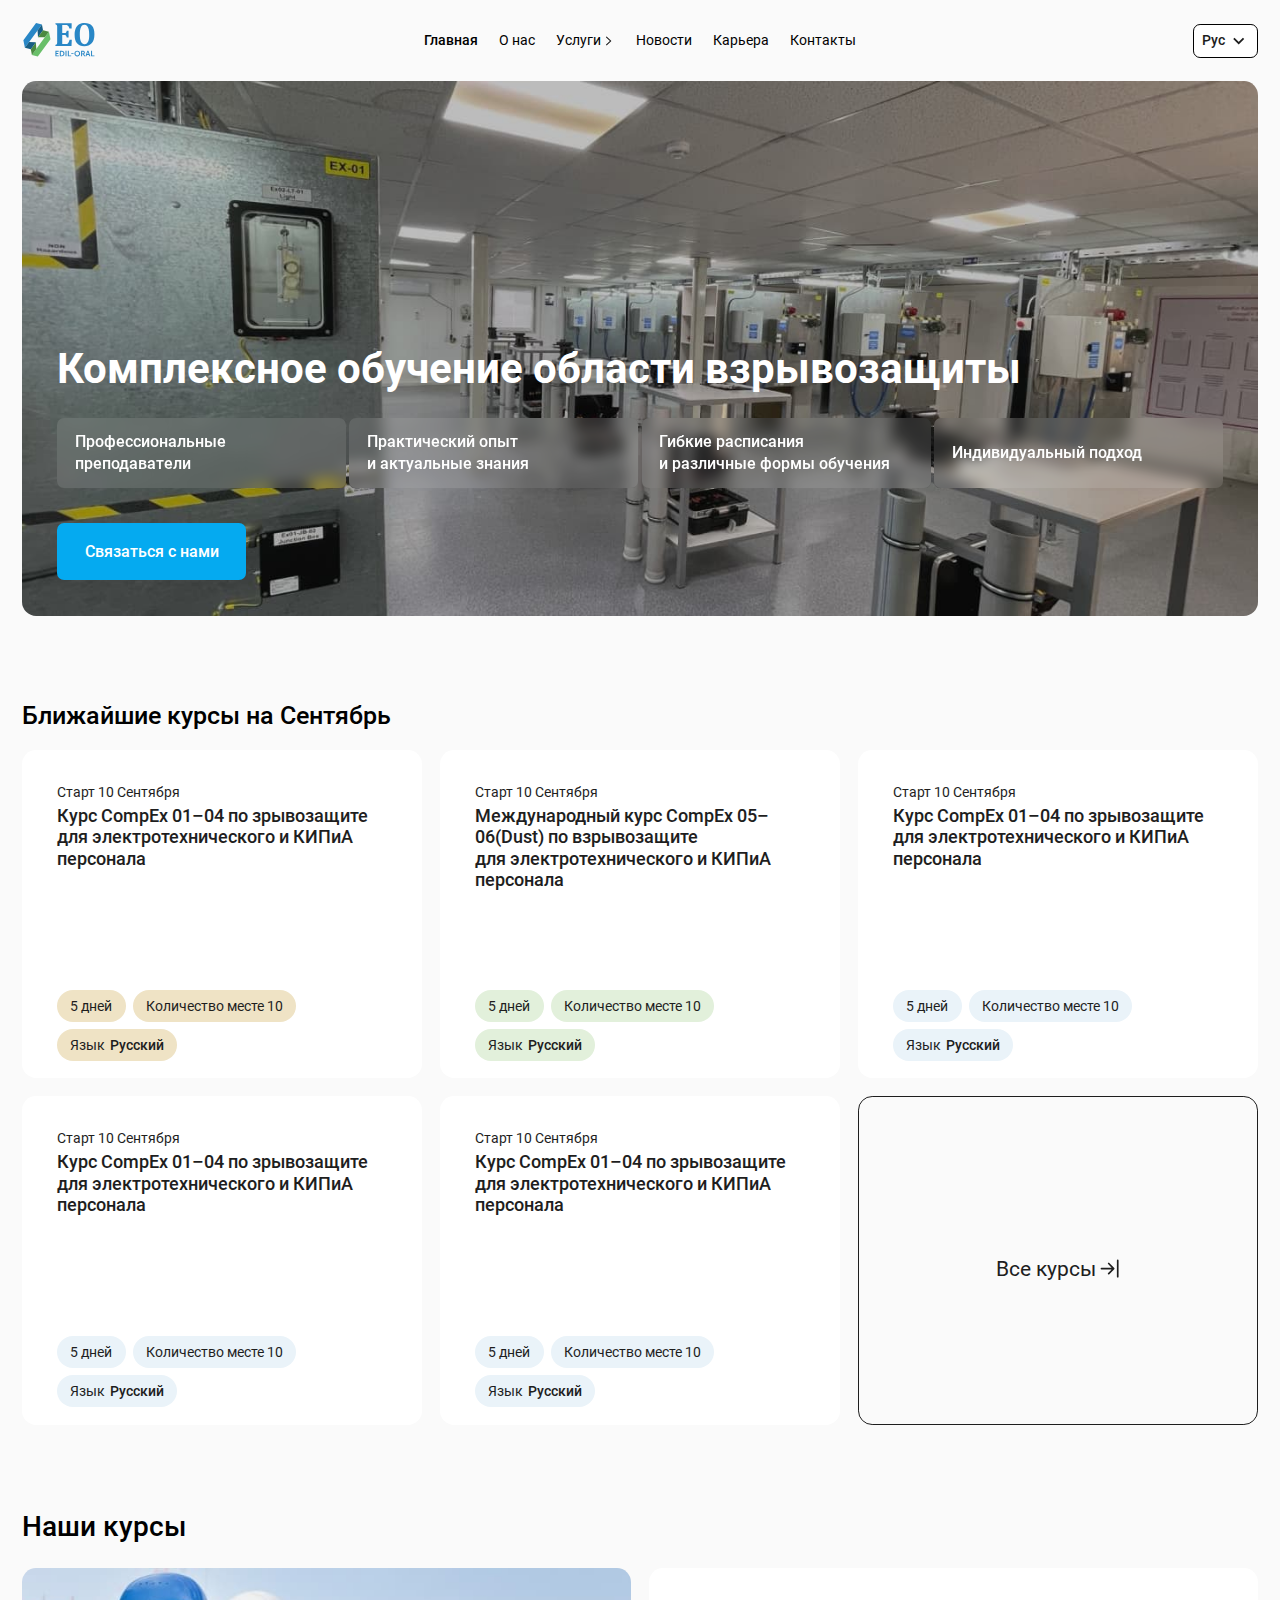
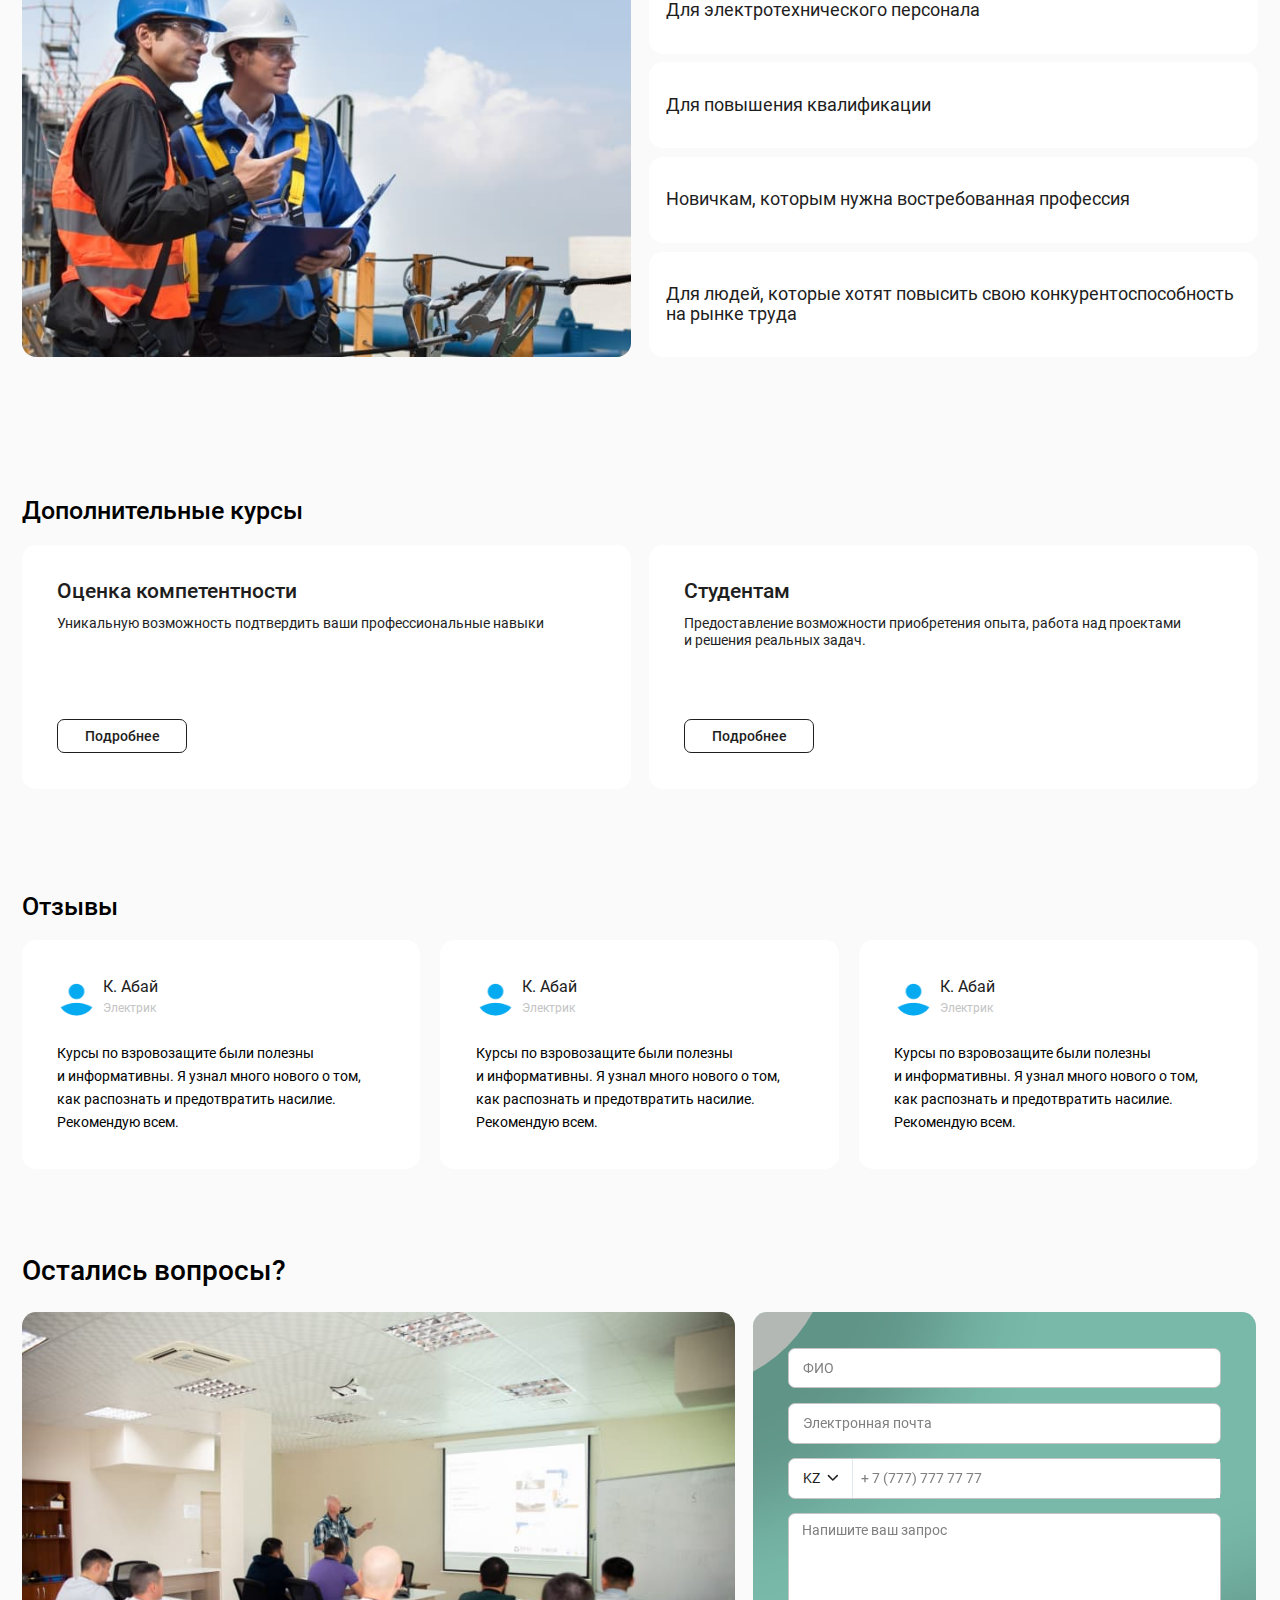
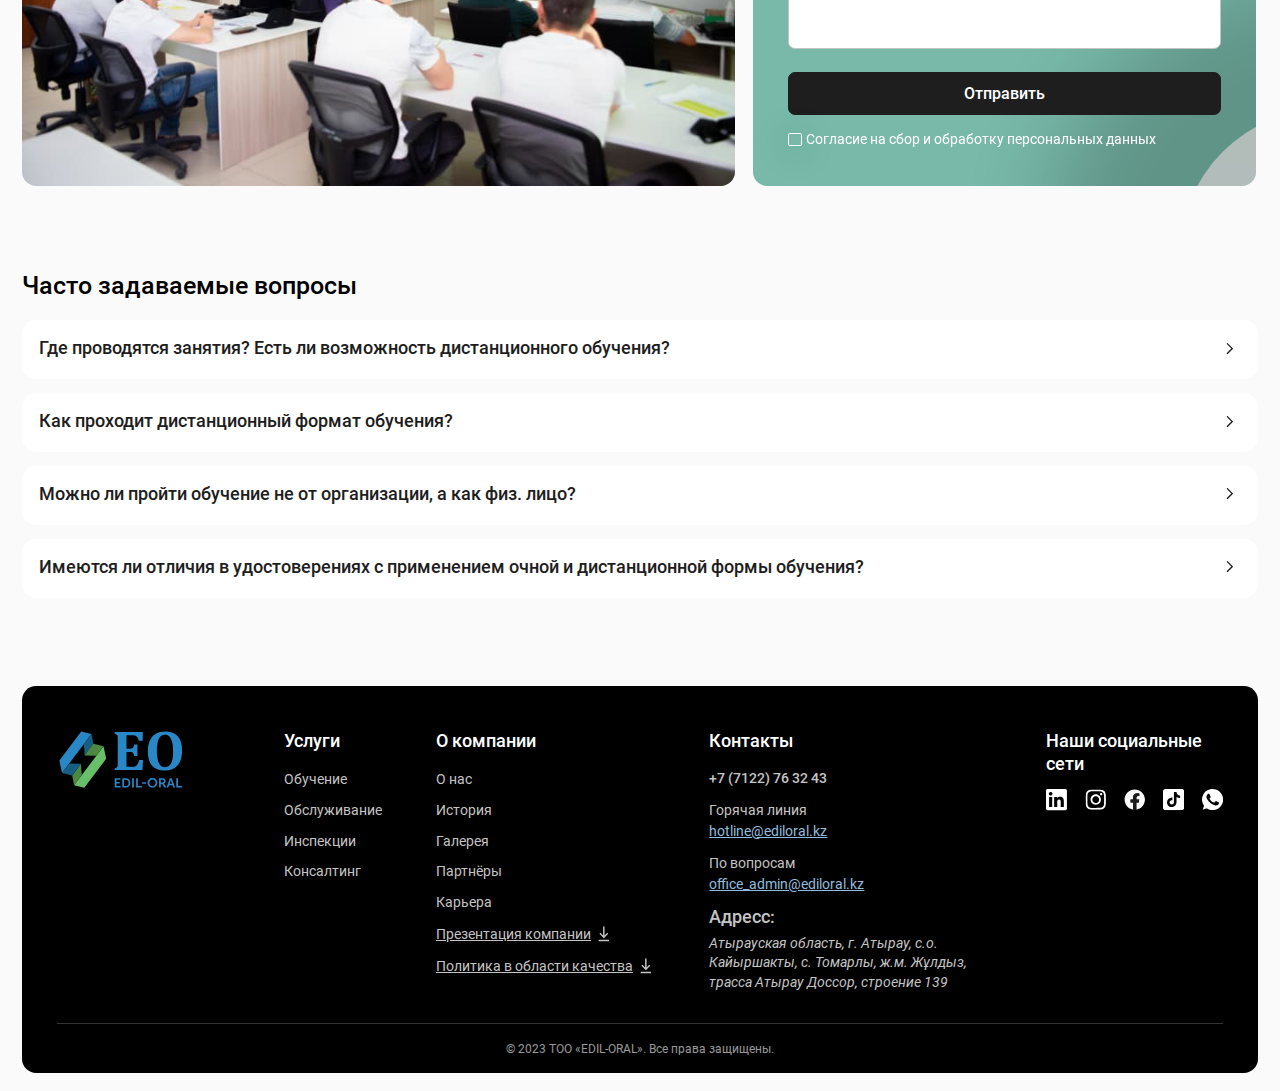
<file: education.html>
<!DOCTYPE html>
<html lang="ru">

<head>
    <meta charset="UTF-8">
    <meta http-equiv="X-UA-Compatible" content="IE=edge">
    <meta name="viewport" content="width=device-width, initial-scale=1.0">
    <title>Education</title>
    <link rel="stylesheet" href="css/fancybox.css">
    <link rel="stylesheet" href="css/swiper.css">
    <link rel="stylesheet" href="css/style.min.css">
</head>

<body>

    <header class="header">
        <div class="container">
            <div class="header__inner">
                <a class="header__logo logo" href="#">
                    <img class="logo__img" src="images/logo.svg" alt="logo">
                </a>
                <div class="header__wrapper">
                    <nav class="header__menu menu">
                        <ul class="menu__list menu-list">
                            <li class="menu-list__item">
                                <a class="menu-list__link menu-list__link--active" href="#">
                                    Главная
                                </a>
                            </li>
                            <li class="menu-list__item">
                                <a class="menu-list__link" href="#">
                                    О нас
                                </a>
                            </li>
                            <li class="menu-list__item menu-list__item--sublist">
                                <div class="menu-list__point">
                                    <span>
                                        Услуги
                                    </span>
                                    <svg width="13" height="24" viewBox="0 0 13 24" fill="none"
                                        xmlns="http://www.w3.org/2000/svg">
                                        <g clip-path="url(#clip0_2426_5670)">
                                            <path fill-rule="evenodd" clip-rule="evenodd"
                                                d="M9.36126 11.6842C9.54625 11.8586 9.54625 12.1414 9.36126 12.3158L4.53192 16.8692C4.34693 17.0436 4.04705 17.0436 3.86207 16.8692L3.63874 16.6586C3.45375 16.4842 3.45375 16.2015 3.63874 16.027L7.90983 12L3.63874 7.97295C3.45375 7.79854 3.45375 7.5158 3.63874 7.34138L3.86207 7.13081C4.04705 6.9564 4.34693 6.9564 4.53192 7.13081L9.36126 11.6842Z"
                                                fill="#1E1E1E" />
                                        </g>
                                        <defs>
                                            <clipPath id="clip0_2426_5670">
                                                <rect width="24" height="12" fill="white"
                                                    transform="translate(0.5 24) rotate(-90)" />
                                            </clipPath>
                                        </defs>
                                    </svg>
                                </div>
                                <ul class="menu-list__sublist menu-sublist">
                                    <li class="menu-sublist__item">
                                        <a class="menu-sublist__link" href="#">
                                            Услуга 1
                                        </a>
                                    </li>
                                    <li class="menu-sublist__item">
                                        <a class="menu-sublist__link" href="#">
                                            Услуга 2
                                        </a>
                                    </li>
                                    <li class="menu-sublist__item">
                                        <a class="menu-sublist__link" href="#">
                                            Услуга 3
                                        </a>
                                    </li>
                                </ul>
                            </li>
                            <li class="menu-list__item">
                                <a class="menu-list__link" href="#">
                                    Новости
                                </a>
                            </li>
                            <li class="menu-list__item">
                                <a class="menu-list__link" href="#">
                                    Карьера
                                </a>
                            </li>
                            <li class="menu-list__item">
                                <a class="menu-list__link" href="#">
                                    Контакты
                                </a>
                            </li>
                        </ul>
                    </nav>
                    <div class="header__lang lang">
                        <div class="lang__inner">
                            <div class="lang__text">
                                Выбрать язык
                                <span>
                                    / Изменить
                                </span>
                            </div>
                            <div class="lang__current">
                                <span>
                                    Рус
                                </span>
                                <svg width="22" height="22" viewBox="0 0 22 22" fill="none"
                                    xmlns="http://www.w3.org/2000/svg">
                                    <path d="M16.5 8.25L11 13.75L5.5 8.25" stroke="#1E1E1E" stroke-width="2" />
                                </svg>
                            </div>
                        </div>
                        <ul class="lang__list lang-list">
                            <li class="lang-list__item">
                                <a class="lang-list__link" href="#">
                                    <span>
                                        Рус
                                    </span>
                                    <?xml version="1.0" encoding="UTF-8"?><svg xmlns="http://www.w3.org/2000/svg"
                                        viewBox="0 0 9 6" width="900" height="600">
                                        <rect fill="#fff" width="9" height="3" />
                                        <rect fill="#d52b1e" y="3" width="9" height="3" />
                                        <rect fill="#0039a6" y="2" width="9" height="2" />
                                    </svg>
                                </a>
                            </li>
                            <li class="lang-list__item">
                                <a class="lang-list__link" href="#">
                                    <span>
                                        Кз
                                    </span>
                                    <?xml version="1.0" encoding="utf-8"?>
                                    <svg width="800px" height="800px" viewBox="0 0 36 36"
                                        xmlns="http://www.w3.org/2000/svg" xmlns:xlink="http://www.w3.org/1999/xlink"
                                        aria-hidden="true" role="img" class="iconify iconify--twemoji"
                                        preserveAspectRatio="xMidYMid meet">

                                        <path fill="#00AFCA"
                                            d="M36 27a4 4 0 0 1-4 4H4a4 4 0 0 1-4-4V9a4 4 0 0 1 4-4h28a4 4 0 0 1 4 4v18z">

                                        </path>

                                        <g fill="#FFCC4D">

                                            <circle cx="19.035" cy="16.513" r="2.865">

                                            </circle>

                                            <path
                                                d="M19.037 13.432c.17-.002.232-.109.232-.236c0-.17-.232-1.496-.232-1.496s-.236 1.326-.236 1.496c0 .127.064.236.236.236zm0 6.178c-.172.001-.236.108-.236.235c0 .171.236 1.479.236 1.479s.232-1.309.232-1.479c.001-.126-.062-.235-.232-.235zm-.801-.121c-.165-.042-.252.045-.285.168c-.044.164-.163 1.506-.163 1.506s.571-1.221.615-1.385c.034-.123-.001-.245-.167-.289zm1.6-5.968c.166.044.256-.044.289-.166c.044-.165.154-1.49.154-1.49s-.562 1.203-.607 1.369c-.033.122-.001.243.164.287zm-2.343 5.658c-.149-.083-.256-.022-.319.089c-.085.147-.547 1.412-.547 1.412s.867-1.031.952-1.178c.064-.111.063-.237-.086-.323zm3.089-5.351c.149.086.259.024.322-.086c.086-.148.535-1.398.535-1.398s-.856 1.017-.942 1.164c-.062.11-.062.235.085.32zm-3.727 4.862c-.122-.119-.241-.088-.331.002c-.12.121-.894 1.223-.894 1.223s1.105-.772 1.225-.891c.09-.09.122-.214 0-.334zm4.369-4.37c.122.121.243.09.333 0c.121-.12.879-1.213.879-1.213s-1.089.762-1.209.883c-.09.09-.123.21-.003.33zm-4.857 3.731c-.087-.146-.21-.146-.321-.083c-.148.085-1.18.949-1.18.949s1.267-.458 1.414-.543c.111-.064.173-.174.087-.323zm5.35-3.089c.087.149.213.15.322.087c.148-.086 1.163-.944 1.163-.944s-1.249.453-1.397.538c-.11.064-.172.171-.088.319zm-5.657 2.346c-.046-.164-.166-.196-.289-.164c-.164.044-1.385.612-1.385.612s1.342-.115 1.506-.159c.123-.034.212-.123.168-.289zm5.966-1.6c.046.166.166.2.289.167c.165-.044 1.368-.61 1.368-.61s-1.324.114-1.49.158c-.122.032-.211.121-.167.285zm-6.071.803c-.002-.17-.109-.232-.236-.232c-.17 0-1.496.232-1.496.232s1.326.236 1.496.236c.127 0 .236-.064.236-.236zm6.178 0c.001.172.108.236.235.236c.171 0 1.479-.236 1.479-.236s-1.309-.232-1.479-.232c-.127-.001-.235.062-.235.232zm-6.073-.797c.042-.165-.045-.252-.168-.285c-.164-.044-1.506-.163-1.506-.163s1.221.571 1.385.615c.123.033.245-.001.289-.167zm5.967 1.599c-.044.166.044.256.166.289c.165.044 1.49.154 1.49.154s-1.203-.563-1.369-.607c-.122-.032-.243-.001-.287.164zm-5.659-2.342c.083-.148.022-.256-.089-.319c-.147-.085-1.412-.547-1.412-.547s1.031.867 1.178.952c.111.064.237.062.323-.086zm5.351 3.089c-.086.149-.024.259.086.322c.147.086 1.398.535 1.398.535s-1.017-.855-1.164-.941c-.11-.063-.235-.063-.32.084zm-4.862-3.727c.119-.122.088-.241-.002-.331c-.121-.12-1.223-.894-1.223-.894s.772 1.105.891 1.225c.09.09.213.122.334 0zm4.37 4.369c-.121.122-.09.244 0 .333c.12.121 1.213.879 1.213.879s-.762-1.089-.883-1.21c-.09-.09-.21-.123-.33-.002zm-3.73-4.858c.145-.087.146-.21.083-.321c-.085-.147-.949-1.18-.949-1.18s.458 1.267.543 1.414c.063.111.174.173.323.087zm3.089 5.351c-.148.086-.15.211-.087.321c.086.148.944 1.163.944 1.163s-.453-1.25-.538-1.398c-.064-.109-.172-.172-.319-.086zm-2.347-5.658c.164-.046.196-.166.164-.289c-.044-.164-.612-1.385-.612-1.385s.115 1.342.159 1.506c.033.123.123.212.289.168zm1.6 5.967c-.166.046-.2.166-.167.289c.044.165.61 1.368.61 1.368s-.114-1.325-.158-1.489c-.032-.123-.121-.212-.285-.168z">

                                            </path>

                                        </g>

                                        <g fill="#FFCC4D">

                                            <path
                                                d="M21.846 23.645l-.037.016l-.041.006l-.031.006l-.057-.012l-.025-.01l-.023-.011l-.027-.017l-.045-.032l-.041-.033l-.023-.016l-.029-.012l-.02-.005h-.029l-.113.235l-.023.033l-.022.027l-.023.017l-.02.017l-.029.011h-.027l-.025-.011l-.035-.017l-.01-.017l-.012-.017l-.012-.022l-.012-.026l-.016-.083l-.033.027l-.031.039l-.062.094l-.037.049l-.039.038l-.021.023l-.027.017l-.027.012l-.033.01h-.016l-.029.006l-.027-.006l-.021-.01l-.064-.077l-.072-.077l-.049.077l-.057.065l-.027.027l-.025.027l-.027.022l-.051.028l-.027.006h-.027l-.023-.006l-.022-.012l-.016-.017l-.021-.026a2.5 2.5 0 0 0-.045-.121l-.006-.028l-.01-.021l-.012-.011h-.012l-.148.242l-.021.021l-.039.017l-.086.021h-.051l-.039-.011l-.012-.006l-.016-.017l-.004-.01v-.022l.02-.242l-.016.006l-.043.021a3.434 3.434 0 0 0-.115.126l-.049.061l-.061.051l-.057.043l-.032.018l-.066.01l-.027-.006l-.012-.004l-.011-.012l-.006-.017V24.1l.006-.07l.017-.111l-.011-.065l-.023-.038l-.033.049l-.054.071a4.69 4.69 0 0 1-.138.144a1.352 1.352 0 0 0-.077.055l-.06.021l-.012-.006h-.017l-.012-.01l-.004-.006l-.012-.017l-.004-.017v-.021l-.006-.028l.006-.208c-.1.068-.201.134-.303.197l-.038.017l-.043.022c-.041.01-.081.02-.121.032h-.04l-.037-.005l-.034-.012l.017-.044l.033-.077l.021-.032l.024-.033l.021-.033l.056-.055l.061-.043l.07-.045l.072-.033l.083-.027l.082-.021l.187-.033l.093-.012c.276-.016.553-.018.829-.016l.303-.017l.094-.011l.174-.033l.084-.023l.078-.032l.072-.033c.038-.03.077-.06.117-.088l.053-.062l-.057-.109l.045-.006l.043-.01l.045-.022l.037-.028l.016-.01l.018-.017l.012-.022l.012-.016l.004-.022v-.038l-.012-.022l.094-.017l.1-.011l.105-.006h.109c.153.006.305.015.457.027c.23.028.461.05.692.072l.207.011v.076l-.004.034l-.012.032l-.01.033l-.012.027l-.016.022c-.019.022-.04.044-.061.065l-.049.032l-.053.022l-.053.012l-.061.011l-.117-.011l-.061-.017l-.053-.028l-.057-.027l-.043-.039l-.043-.043v.094c-.008.061-.018.121-.027.182l-.021.057l-.012.023l-.016.016l-.012.017l-.014.01m-4.418-.517l.125.055a1.45 1.45 0 0 1 .077-.06l.049-.026l.044-.028l.165-.066l.142-.066l.072-.027l.122-.065l.049-.034c.124-.081.249-.161.374-.24l.109-.077l.083-.066c.082-.074.162-.149.242-.225l.033-.022l.038-.022a3.49 3.49 0 0 1 .138-.066l.093-.032c.186-.051.375-.091.565-.121c.194-.023.388-.049.582-.071l.258-.044c.064-.018.128-.034.193-.049l.066-.083l.106-.115l.072-.071l.08-.067l.094-.071l.109-.072l.166-.098c.119-.06.237-.12.355-.182c.21-.098.417-.202.623-.308l.098-.066l.027-.083l.039-.081l.049-.083l.127-.17c.058-.062.114-.124.17-.188c.068-.066.138-.13.209-.192l.106-.087l.053-.039l.057-.038c.04-.023.08-.045.121-.066l.061-.028l.059-.021l.129-.034l.064-.004l.061-.006l.064.006l.061.01l-.004.066l-.016.065l-.049.138l-.041.071l-.049.072l-.06.076l-.072.077l.057-.006l.049-.011l.039-.012l.037-.016l.072-.022l.103-.011l.006.039v.038l-.006.038l-.01.033l-.016.033l-.023.033l-.021.026l-.027.028a7.797 7.797 0 0 1-.231.214l.065.006c.048.015.096.03.145.043l.053.012l-.064.05a5.026 5.026 0 0 1-.154.099l-.176.099l-.088.055l-.088.061l-.082.066l.037.005l.051.022l.022.006l.021.011l.018.005l.016-.005l-.109.061a7.605 7.605 0 0 0-.203.099l-.084.05l-.016.017l-.01.017l-.012.016l.004.022l.012.017l.021.016l.02.018l-.008.021l-.012.018l-.021.016l-.02.017l-.053.026l-.064.028l-.125.044l-.078.039l.109.109l-.039.038l-.037.028l-.033.017l-.039.016l-.076.011h-.108l.012.05l.016.049l.023.111a4.474 4.474 0 0 1-.209.153l-.127.082l-.141.082l-.084.039l-.082.038a4.68 4.68 0 0 1-.281.099l-.213.045l-.117.017c.127.004.254.006.381.005l.312-.033l.137-.027l.121-.033c.08-.027.158-.057.236-.088l.152-.07l.15-.083l.141-.089l.15-.087l-.09-.044l-.086-.027l-.041-.019c-.031-.015-.062-.03-.094-.043l-.051-.028l.043-.032l.053-.022l.057-.021c.066-.016.133-.031.199-.045c.086-.009.172-.02.258-.032l.109-.011l.084-.021l.022-.012l.016-.017l-.004-.006l-.012-.011l-.016-.006l-.021-.01l-.061-.012l-.078-.011l-.076-.006l-.076-.011l-.068-.017l-.041-.017l.537-.12l.094-.028c.041-.015.081-.032.121-.049l.053-.034l.023-.021l-.006-.005l-.01-.012l-.051-.011l-.07-.006h-.084c-.057-.004-.113-.008-.17-.01l-.07-.012l-.045-.011l.078-.032c.116-.036.234-.069.352-.1c.067-.023.135-.046.203-.066l.104-.044l.049-.027l.045-.027l.016-.017l.017-.022l.016-.016l.006-.017l-.006-.017l-.016-.012l-.017-.004h-.152l-.072.004h-.098l-.029-.004l-.019-.012l-.024-.011c.2-.132.402-.263.605-.391l.158-.11a3.25 3.25 0 0 0 .125-.109l.049-.055l.045-.055l.033-.06l.027-.06l.016-.067v-.071h-.037l-.039.006l-.086.032a5.447 5.447 0 0 1-.232.138l-.043.028l-.051.021l-.049.017l-.045.011l-.043.006H24.5l-.043-.017l.133-.099c.107-.091.213-.183.318-.275a9.94 9.94 0 0 0 .34-.341l.158-.176c.047-.062.095-.122.144-.182c.039-.056.078-.113.115-.17l.012-.021l.004-.017l-.004-.023l-.006-.016l-.006-.018l-.016-.011l-.017-.017l-.016-.006l-.021-.01l-.024-.006h-.043l-.021.006l-.029.004l-.016.018l-.023.017c-.112.112-.223.226-.332.341l-.133.126a19.54 19.54 0 0 1-.264.226a3.428 3.428 0 0 1-.127.082l-.121.061l.037-.033c.04-.038.079-.076.117-.115c.141-.162.276-.33.406-.5l.254-.357l.068-.12l.068-.11l.055-.1l.043-.094l.027-.076l.006-.027v-.044l-.006-.017l-.02-.033l-.012-.011l-.018-.005l-.031-.018l-.041-.011h-.075l-.021.006l-.016.005l-.023.012l-.016.016l-.045.039a4.24 4.24 0 0 0-.143.182c-.11.172-.226.34-.346.505l-.139.165l-.07.072l-.076.066l.098-.183l.154-.323l.1-.236l.043-.121l.076-.248c.019-.08.036-.16.051-.241c.007-.075.013-.15.018-.226l-.008-.055l-.004-.049l-.006-.051l-.016-.064l-.012-.018l-.027-.027l-.037-.016l-.041-.012h-.037l-.035.006l-.01.006l-.016.004l-.006.012c-.099.312-.174.63-.26.945c-.032.088-.064.176-.098.264l-.082.159l-.051.071l.033-.158c.016-.092.03-.183.043-.275l.023-.226l.006-.094a3.445 3.445 0 0 0-.012-.143l-.01-.055l-.016-.044l-.023-.033l-.012-.011l-.033-.011l-.016-.006h-.018l-.016.006l-.045.011l-.043.022c-.034.17-.075.339-.121.506a6.14 6.14 0 0 1-.23.62a7.493 7.493 0 0 1-.188.368l-.121.209l-.131.197a8.785 8.785 0 0 1-.273.362c-.092.104-.186.206-.281.308c-.099.097-.2.193-.303.287c-.106.088-.213.173-.322.257a7.463 7.463 0 0 1-.408.275l-.242.142l-.385.177l-.396.142l-.328.1l-.34.076l-.17.028l-.348.044l-.176.011l-.017.006l-.017.005l-.033.018l-.037.026a4.543 4.543 0 0 0-.127.115l-.088.089l-.319.356l-.121.121l-.142.109l-.056.038l-.055.034l-.12.055c-.186.076-.375.145-.562.22l-.049.027l-.044.023l-.032.021l-.061.061l-.017.027l-.012.027l-.004.039v.028">

                                            </path>

                                            <path
                                                d="M19.441 23.375l.092.012l.045.017l.01.005v.006h-.01l-.012.005l-.088.017h-.07l-.23-.017l-.583-.011c-.154.002-.308.006-.462.011c-.136.01-.271.021-.407.033l-.105.017l-.093.021c-.022.008-.043.016-.065.022l-.028.012l-.022.017l.01-.056l.024-.056l-.077.022l-.066.033l-.026.017l-.023.022l-.017.026l-.004.028l-.016-.038l-.012-.034a.808.808 0 0 0-.012-.071c.006-.029.012-.058.016-.087l.018-.028l.01-.022l.023-.026l.044-.044l.06-.039l.068-.038a.503.503 0 0 0 .114.049a.322.322 0 0 0 .117-.011c.061.054.219.043.241-.055a.24.24 0 0 0 0-.11l.066-.005l.077-.012l.17-.044l.089-.017l.082-.021l.077-.011l.065-.006l-.027.023l-.143.109l-.054.038l.07.018l.061.011l-.13.148l-.034.044l.043.017l.044.012l.05.011h.099l.098-.022l.039-.023l.045.023l.044.017c.028.008.057.016.086.022c.068.007.136.015.205.021h.414m-.501-1.672l-.049.099l-.056.127a2.618 2.618 0 0 0-.081.158l-.028.028l-.065-.055l-.072-.05l-.077-.039l-.081-.032l-.177-.045l-.087-.016a6.75 6.75 0 0 0-.286-.027a5.971 5.971 0 0 1-.379-.018l-.176-.021l-.099-.017l-.093-.021l-.098-.034l-.083-.043l-.061-.04l-.126-.093c-.184-.173-.366-.348-.555-.517l-.109-.076l-.05-.022l-.052-.016l-.093-.021a4.505 4.505 0 0 0-.164-.055a4.336 4.336 0 0 0-.155-.071a3.155 3.155 0 0 1-.263-.182l-.055-.051l-.109-.109l-.105-.115c-.173-.211-.336-.429-.505-.643a9.824 9.824 0 0 0-.247-.253l-.071-.065l-.072-.06l-.158-.115l-.016.005l-.018.017l-.017.022c-.01.025-.018.051-.026.077l-.006.022l-.04-.018l-.033-.017l-.04-.017l-.033-.011h-.071l-.039.011l-.038.017c.03.038.059.076.087.115l.049.077l.089.17l.032.083l.012.044l.012.033l.005.038v.032h-.296l.043.066c.033.045.068.089.103.132l.182.182l.061.049l.056.039a3.445 3.445 0 0 1-.143.012l-.144.016l.049.045c.043.03.085.061.127.093l.071.049l.072.044l.071.039l.066.022l.061.016l.049.011l.016.006l.012.012l.004.005v.021l-.016.045l-.004.032l-.007.022v.016l.007.028l.004.022l.012.01l.016.012l.021.011l.028.006l.056.022l.027.01l.022.017l.005.006v.011l-.005.006l-.044.032l-.022.022l-.022.027v.023l-.005.022l.011.059l.192.066l.044.01l.044.018l.033.017l.028.017l-.182.143l.049.044l.061.033l.077.038c.055.02.11.038.166.056l.082.016l.072.017h.065l-.061.044l-.077.049l-.082.045l-.061.044l.055.038c.167.086.338.166.512.237c.304.124.615.232.928.329c.07.017.139.035.208.055l.088.017l-.177-.017a7.468 7.468 0 0 1-.329-.05l-.154-.033l-.303-.087l-.142-.05c-.38-.148-.751-.318-1.132-.462l.028-.016l.077-.028l.049-.011c.067-.02.132-.042.198-.066a7.444 7.444 0 0 1-.391-.07a4.739 4.739 0 0 0-.203-.061l-.039-.017l-.033-.017l-.027-.018l-.018-.016v-.005l.006-.006l.017-.006l.016-.011l.044-.017l.192-.056l.111-.038c-.159-.03-.319-.057-.479-.082l-.077-.018l-.061-.021l-.022-.012l-.021-.017l-.018-.01l-.011-.018l.017-.011l.049-.011c.051-.008.103-.017.154-.027l.088-.011c.05-.014.099-.029.148-.045l.023-.016l.022-.018l-.087-.033l-.056-.01l-.055-.012l-.252-.033l-.066-.016l-.061-.012l-.121-.043l-.056-.028l-.045-.032l-.044-.039l-.033-.049l.012-.006l.021-.006h.028l.044.006l.209.011l.122.012h.153l.043-.006l.034-.011l.022-.012a9.196 9.196 0 0 1-.308-.132a6.414 6.414 0 0 0-.204-.099l-.208-.109l-.099-.061a7.586 7.586 0 0 1-.181-.132l-.077-.066l-.034-.038l-.034-.033l-.021-.033l-.023-.039l-.022-.032l-.012-.038l-.009-.071h.037l.044.005l.044.018l.044.016l.087.055l.099.055l.044.028l.049.026l.049.022l.044.017l.049.012l.044.005h.05l.043-.017l-.13-.1a13.893 13.893 0 0 1-.319-.273a8.748 8.748 0 0 1-.501-.518l-.07-.093l-.072-.088a7.298 7.298 0 0 1-.116-.171l-.01-.022v-.038l.005-.017l.005-.016l.017-.011l.016-.017l.018-.012l.021-.006l.022-.004h.044l.027.004l.024.006l.021.017c.119.118.236.237.351.358c.127.122.259.24.396.352l.126.081l.065.034l.061.021l-.043-.027l-.115-.115c-.141-.162-.275-.33-.407-.5a10.5 10.5 0 0 1-.171-.242a7.343 7.343 0 0 0-.154-.236a5.403 5.403 0 0 1-.121-.209a5.052 5.052 0 0 0-.07-.17l-.007-.027v-.045l.007-.016l.021-.033l.012-.012l.017-.01l.071-.023h.077l.022.005l.016.006l.022.012l.061.055l.143.182c.112.172.23.34.352.505l.13.165l.072.071l.077.066a13.15 13.15 0 0 1-.252-.504a9.786 9.786 0 0 1-.099-.236l-.044-.121a4.433 4.433 0 0 0-.077-.248l-.027-.121l-.02-.123l-.012-.115l-.005-.109l.005-.055l.007-.05l.005-.05l.011-.049l.011-.018l.006-.016l.016-.018l.011-.01l.038-.017l.039-.01h.038l.033.006l.016.004l.012.006l.006.012l.006.016c.094.307.171.619.252.93c.032.087.065.173.1.258l.038.082l.044.077l.049.077l-.032-.16a5.974 5.974 0 0 0-.044-.273a8.572 8.572 0 0 1-.027-.319l.011-.143l.011-.056l.017-.043l.022-.033l.011-.012l.016-.011l.016-.005h.05l.045.016l.043.022l.077.346c.028.105.059.21.093.313c.056.157.117.313.182.467l.077.159l.11.21l.12.208l.133.198l.142.197l.133.165c.092.104.185.207.28.308c.099.097.2.192.303.285l.159.133c.146.114.296.222.451.324c.121.072.244.142.368.209l.378.182c.192.076.386.146.582.208c.192.051.387.095.583.132c.263.042.533.067.804.078">

                                            </path>
                                        </g>
                                        <g fill="#FFCC4D">
                                            <path
                                                d="M3.457 28.522s-.237.197-.317.098c-.129-.16.397-.959.397-1.241c0-.461-.309-.589-.689-.654c-.256-.044-.671.019-.671.019c.078.105.129.138.261.144a.554.554 0 0 0-.296.501c0 .396.164.56.164 1.009c0 .249-.204.565-.204.565c.36-.036.54-.369.438-.637a.174.174 0 0 1 .154.047c.026-.073-.015-.16-.071-.233c.045-.023.078-.009.149.005c-.007-.076-.053-.156-.164-.232c.324.083.523-.142.523-.378c0-.18-.125-.308-.248-.308a.256.256 0 0 0-.131.041c-.023-.048-.011-.114.012-.163c-.089.023-.146.076-.105.188a.22.22 0 0 0-.161.074a.192.192 0 0 0 .161.072c-.05.104.006.163.087.209c0 0-.052-.209.081-.209c.06 0 .114.021.114.108c0 .075-.067.181-.221.175c-.155-.007-.28-.107-.28-.352c0-.229.183-.342.424-.349c.218-.007.382.111.382.336c0 .298-.432.98-.432 1.246c0 .2.179.311.355.311c.228 0 .42-.226.42-.226l-.132-.166zm-.05-5.402c0-.498.448-.755.8-.755c.474 0 .727.284.727.654c0 .212-.039.344-.136.545l-1.087 2.257a.67.67 0 0 0-.051.3c0 .202.197.368.403.373c.187.005.392-.175.392-.38c0-.249-.128-.359-.261-.359c-.163 0-.228.066-.228.181c0 .081.039.115.094.115c.14 0 .101-.188.101-.188a.13.13 0 0 1 .094.176a.247.247 0 0 1 .135.079a.248.248 0 0 1-.135.074c.033.108-.011.161-.105.184a.193.193 0 0 0 .013-.116c-.149.042-.377-.024-.377-.282c0-.256.177-.471.51-.418c-.08-.036-.119-.113-.127-.201c.06.025.127.028.127.028c-.039-.068-.093-.127-.091-.263c.062.029.119.08.198.047c-.124-.243.028-.577.416-.658a.8.8 0 0 0-.211.524c0 .58.162.676.162 1.078a.596.596 0 0 1-.258.474v-.007c.112.03.185.087.227.162c-.259.073-.636.072-.837-.007a.62.62 0 0 1-.443-.295a.897.897 0 0 1 0-.714c.154-.321.88-1.86 1.106-2.345a.77.77 0 0 0 .077-.33c0-.295-.271-.399-.425-.399c-.185 0-.373.142-.373.316c0 .112.061.178.147.178c.209 0 .196-.177.154-.289c.129.06.205.162.184.272c.074.01.144.045.208.117c-.051.066-.113.114-.208.115c.042.17-.072.242-.184.281c.035-.124.058-.269-.154-.269c-.155 0-.277-.027-.348-.128c-.005.135-.018.665-.018.665c-.008.2.267.194.442.135c-.067.23-.202.355-.517.323a.247.247 0 0 1 .158.241c0 .188-.152.395-.251.457l-.05-1.948z">

                                            </path>
                                            <path
                                                d="M3.506 23.12c0-.498-.448-.755-.8-.755c-.474 0-.727.284-.727.654c0 .212.039.344.136.545l1.087 2.257a.67.67 0 0 1 .05.3c0 .202-.197.368-.402.373c-.188.005-.392-.175-.392-.38c0-.249.128-.359.261-.359c.163 0 .228.066.228.181c0 .081-.039.115-.094.115c-.14 0-.101-.188-.101-.188a.13.13 0 0 0-.094.176a.247.247 0 0 0-.135.079a.248.248 0 0 0 .135.074c-.032.108.012.161.106.183a.193.193 0 0 1-.013-.116c.149.042.377-.024.377-.282c0-.256-.177-.471-.509-.418c.079-.036.119-.113.126-.201a.423.423 0 0 1-.126.028c.038-.068.092-.127.09-.263c-.062.029-.118.08-.198.047c.124-.243-.028-.577-.416-.658a.8.8 0 0 1 .211.524c0 .58-.161.676-.161 1.078c0 .168.087.351.258.474v-.007a.343.343 0 0 0-.227.162c.259.073.635.072.837-.007a.62.62 0 0 0 .443-.295a.897.897 0 0 0 0-.714c-.154-.321-.88-1.86-1.106-2.345a.77.77 0 0 1-.077-.33c0-.295.271-.399.425-.399c.185 0 .373.142.373.316c0 .112-.061.178-.147.178c-.209 0-.196-.177-.155-.289c-.129.06-.205.162-.184.272a.337.337 0 0 0-.208.117c.051.066.113.114.208.115c-.042.17.072.242.184.281c-.035-.124-.058-.269.155-.269c.155 0 .277-.027.348-.128l.018.665c.008.2-.268.194-.443.135c.066.229.202.354.516.322a.247.247 0 0 0-.158.241c0 .188.151.395.251.457l.05-1.946zm-.049 5.402s.237.197.317.098c.129-.16-.397-.959-.397-1.241c0-.461.309-.589.689-.654c.256-.044.672.019.672.019c-.079.105-.129.138-.261.144a.555.555 0 0 1 .296.501c0 .396-.164.56-.164 1.009c0 .249.204.565.204.565c-.36-.036-.54-.369-.438-.637a.176.176 0 0 0-.154.047c-.026-.073.016-.16.071-.233c-.045-.023-.078-.009-.149.005c.007-.076.052-.156.164-.232c-.324.083-.523-.142-.523-.378c0-.18.125-.308.248-.308c.04 0 .098.017.131.041c.023-.048.011-.114-.013-.163c.09.023.146.076.106.188a.221.221 0 0 1 .161.074a.192.192 0 0 1-.161.072c.05.104-.006.163-.087.209c0 0 .052-.209-.081-.209c-.06 0-.114.021-.114.108c0 .075.067.181.221.175c.154-.007.279-.107.279-.352c0-.229-.183-.342-.424-.349c-.218-.007-.382.111-.382.336c0 .298.432.98.432 1.246c0 .2-.179.311-.355.311c-.228 0-.42-.226-.42-.226l.132-.166zm-.05-14.145c0-.5.448-.756.8-.756c.474 0 .727.284.727.655c0 .211-.039.343-.136.544l-1.087 2.258a.664.664 0 0 0-.051.299c0 .203.197.368.403.374c.187.004.392-.176.392-.38c0-.248-.128-.359-.261-.359c-.163 0-.228.067-.228.182c0 .079.039.114.094.114c.14 0 .101-.188.101-.188a.129.129 0 0 1 .094.174a.25.25 0 0 1 .135.08a.255.255 0 0 1-.135.075c.033.108-.011.16-.105.183a.192.192 0 0 0 .013-.116c-.149.042-.377-.024-.377-.282c0-.255.177-.47.51-.417c-.08-.038-.119-.115-.127-.201c.06.024.127.026.127.026c-.039-.068-.093-.127-.091-.262c.062.028.119.08.198.047c-.124-.244.028-.579.416-.658a.804.804 0 0 0-.211.524c0 .579.162.676.162 1.079c0 .168-.087.35-.258.474v-.007c.11.03.182.085.225.161c-.259.074-.636.072-.837-.007a.623.623 0 0 1-.443-.295a.892.892 0 0 1 0-.712c.154-.322.88-1.861 1.106-2.346a.787.787 0 0 0 .077-.33c0-.296-.271-.4-.425-.4c-.185 0-.373.141-.373.315c0 .112.061.179.147.179c.209 0 .196-.178.154-.289c.129.058.205.162.184.272c.074.01.144.044.208.118c-.051.064-.113.112-.208.114c.042.171-.072.243-.184.282c.035-.124.058-.268-.154-.268c-.155 0-.277-.027-.348-.127c-.005.134-.018.665-.018.665c-.008.199.267.194.442.134c-.065.23-.2.354-.515.322a.248.248 0 0 1 .158.242c0 .187-.152.395-.251.456l-.05-1.948z">

                                            </path>
                                            <path
                                                d="M3.506 14.377c0-.5-.448-.756-.8-.756c-.474 0-.727.284-.727.655c0 .211.039.343.136.544l1.087 2.258c.038.079.05.168.05.299c0 .203-.197.368-.402.374c-.188.004-.392-.176-.392-.38c0-.248.128-.359.261-.359c.163 0 .228.067.228.182c0 .079-.039.114-.094.114c-.14 0-.101-.188-.101-.188a.128.128 0 0 0-.094.174a.25.25 0 0 0-.135.08a.255.255 0 0 0 .135.075c-.032.108.011.16.105.183a.192.192 0 0 1-.013-.116c.149.042.377-.024.377-.282c0-.255-.177-.47-.509-.417c.079-.038.119-.115.126-.201c-.06.024-.126.026-.126.026c.038-.068.092-.127.09-.262c-.062.028-.118.08-.198.047c.124-.244-.028-.579-.416-.658a.804.804 0 0 1 .211.524c0 .579-.161.676-.161 1.079c0 .168.087.35.258.474v-.007c-.111.03-.184.085-.225.161c.259.074.635.072.837-.007a.623.623 0 0 0 .443-.295a.892.892 0 0 0 0-.712c-.154-.322-.88-1.861-1.106-2.346a.768.768 0 0 1-.077-.329c0-.296.271-.4.425-.4c.185 0 .373.141.373.315c0 .112-.061.179-.147.179c-.209 0-.196-.178-.155-.289c-.129.058-.205.162-.184.272a.33.33 0 0 0-.208.118c.051.064.113.112.208.114c-.042.171.072.243.184.282c-.035-.124-.058-.268.155-.268c.155 0 .277-.027.348-.127l.017.663c.008.199-.268.194-.443.134c.066.23.202.354.516.323a.248.248 0 0 0-.158.242c0 .187.151.395.251.456l.05-1.948z">

                                            </path>
                                            <path
                                                d="M3.506 12.879c0 .499-.448.756-.8.756c-.474 0-.727-.284-.727-.656c0-.21.039-.342.136-.544l1.087-2.258a.666.666 0 0 0 .05-.299c0-.202-.197-.368-.402-.373c-.188-.004-.392.175-.392.38c0 .249.128.359.261.359c.163 0 .228-.067.228-.182c0-.08-.039-.114-.094-.114c-.14 0-.101.188-.101.188a.129.129 0 0 1-.094-.175a.237.237 0 0 1-.135-.079a.26.26 0 0 1 .135-.074c-.032-.108.012-.16.106-.183a.192.192 0 0 0-.013.116c.149-.042.377.026.377.282c0 .255-.177.47-.509.417c.079.038.119.115.126.201a.46.46 0 0 0-.126-.026c.038.068.092.127.09.262c-.062-.028-.118-.08-.198-.047c.124.244-.028.579-.416.659a.807.807 0 0 0 .211-.525c0-.578-.161-.676-.161-1.078c0-.168.087-.35.258-.474v.007a.344.344 0 0 1-.226-.163c.259-.073.635-.072.837.008a.62.62 0 0 1 .443.296a.891.891 0 0 1 0 .712c-.154.322-.88 1.861-1.106 2.345a.765.765 0 0 0-.077.329c0 .297.271.4.425.4c.185 0 .373-.141.373-.316c0-.111-.061-.179-.147-.179c-.209 0-.196.177-.155.289c-.129-.058-.205-.162-.184-.272a.334.334 0 0 1-.208-.118c.051-.064.113-.113.208-.114c-.042-.17.072-.243.184-.283c-.035.125-.058.27.155.27c.155 0 .277.026.348.127l.018-.666c.008-.199-.268-.193-.443-.134c.066-.23.202-.354.516-.323a.248.248 0 0 1-.158-.242c0-.187.151-.395.251-.456l.049 1.95zm0 8.744c0 .499-.448.755-.8.755c-.474 0-.727-.283-.727-.654a1.1 1.1 0 0 1 .136-.544l1.087-2.258a.666.666 0 0 0 .05-.299c0-.203-.197-.368-.402-.373c-.188-.005-.392.175-.392.379c0 .248.128.359.261.359c.163 0 .228-.067.228-.182c0-.079-.039-.113-.094-.113c-.14 0-.101.188-.101.188a.13.13 0 0 1-.094-.175a.238.238 0 0 1-.135-.08a.254.254 0 0 1 .135-.074c-.032-.109.011-.161.105-.184a.192.192 0 0 0-.013.116c.149-.042.377.025.377.282c0 .255-.177.469-.509.417c.079.039.119.115.126.202c-.06-.023-.126-.027-.126-.027c.038.068.092.128.09.262c-.062-.028-.118-.08-.198-.047c.124.243-.028.58-.416.658a.802.802 0 0 0 .211-.524c0-.577-.161-.676-.161-1.078c0-.169.087-.351.258-.474v.006c-.111-.029-.184-.084-.225-.161c.259-.073.635-.072.837.008a.623.623 0 0 1 .443.295a.892.892 0 0 1 0 .712c-.154.322-.88 1.861-1.106 2.346a.761.761 0 0 0-.077.329c0 .296.271.399.425.399c.185 0 .373-.141.373-.316c0-.109-.061-.177-.147-.177c-.209 0-.196.177-.155.288c-.129-.058-.205-.163-.184-.272a.327.327 0 0 1-.208-.117a.272.272 0 0 1 .208-.115c-.042-.17.072-.241.184-.281c-.035.125-.058.269.155.269c.155 0 .277.026.348.128l.018-.666c.008-.198-.268-.193-.443-.134c.066-.229.202-.353.516-.322a.248.248 0 0 1-.158-.242c0-.187.151-.394.251-.456l.049 1.947z">

                                            </path>
                                            <path
                                                d="M3.407 21.623c0 .499.448.755.8.755c.474 0 .727-.283.727-.654a1.1 1.1 0 0 0-.136-.544l-1.087-2.258a.664.664 0 0 1-.051-.299c0-.203.197-.368.403-.373c.187-.005.392.175.392.379c0 .248-.128.359-.261.359c-.163 0-.228-.067-.228-.182c0-.079.039-.113.094-.113c.14 0 .101.188.101.188a.13.13 0 0 0 .094-.175a.238.238 0 0 0 .135-.08a.254.254 0 0 0-.135-.074c.033-.109-.011-.161-.105-.184c.019.042.019.08.013.116c-.149-.042-.377.025-.377.282c0 .255.177.469.51.417c-.08.039-.119.115-.127.202c.06-.023.127-.027.127-.027c-.039.068-.093.128-.091.262c.062-.028.119-.08.198-.047c-.124.243.028.58.416.658a.802.802 0 0 1-.211-.524c0-.577.162-.676.162-1.078a.594.594 0 0 0-.258-.474v.006a.341.341 0 0 0 .227-.162c-.259-.073-.636-.072-.837.008a.623.623 0 0 0-.443.295a.892.892 0 0 0 0 .712c.154.322.88 1.861 1.106 2.346c.048.102.077.21.077.329c0 .296-.271.399-.425.399c-.185 0-.373-.141-.373-.316c0-.109.061-.177.147-.177c.209 0 .196.177.154.288c.129-.058.205-.163.184-.272a.323.323 0 0 0 .208-.117a.272.272 0 0 0-.208-.115c.042-.17-.072-.241-.184-.281c.035.125.058.269-.154.269c-.155 0-.277.026-.348.128c-.005-.134-.018-.666-.018-.666c-.008-.198.267-.193.442-.134c-.067-.229-.202-.353-.517-.322a.248.248 0 0 0 .158-.242c0-.187-.152-.394-.251-.456l-.05 1.948zm.05-14.144s.237-.199.317-.1c.129.161-.397.96-.397 1.242c0 .462.309.587.689.653c.256.045.672-.018.672-.018c-.08-.105-.13-.136-.262-.144a.55.55 0 0 0 .296-.499c0-.398-.164-.562-.164-1.01c0-.249.204-.566.204-.566c-.36.037-.54.37-.438.637a.173.173 0 0 1-.153-.047c-.026.074.016.16.071.234c-.045.024-.078.009-.149-.006c.007.077.052.157.164.233c-.325-.084-.524.142-.524.379c0 .179.125.306.248.306c.04 0 .098-.016.131-.041c.023.049.011.115-.013.164c.09-.023.146-.077.106-.188a.233.233 0 0 0 .161-.074a.196.196 0 0 0-.162-.073c.05-.104-.006-.162-.087-.208c0 0 .052.208-.081.208c-.06 0-.114-.02-.114-.107c0-.076.067-.182.221-.175c.154.006.279.106.279.353c0 .227-.183.339-.424.347c-.217.006-.381-.112-.381-.336c0-.299.432-.979.432-1.246c0-.2-.179-.312-.355-.312c-.228 0-.42.226-.42.226l.133.168z">

                                            </path>
                                            <path
                                                d="M3.457 7.479s-.237-.199-.317-.1c-.13.162.397.961.397 1.243c0 .462-.309.587-.689.653c-.256.044-.671-.019-.671-.019c.078-.105.129-.136.261-.144a.549.549 0 0 1-.297-.499c0-.398.164-.562.164-1.01c0-.249-.204-.566-.204-.566c.36.037.54.37.438.637a.177.177 0 0 0 .154-.047c.026.074-.015.16-.071.234c.044.024.077.009.149-.006c-.007.077-.053.157-.164.233c.324-.084.523.142.523.379c0 .179-.125.306-.248.306a.247.247 0 0 1-.131-.041c-.022.05-.01.115.013.164c-.089-.023-.145-.077-.105-.187a.23.23 0 0 1-.161-.074a.194.194 0 0 1 .161-.074c-.05-.104.006-.162.087-.208c0 0-.052.208.081.208c.06 0 .114-.02.114-.107c0-.076-.067-.182-.221-.175c-.155.006-.28.106-.28.352c0 .227.183.339.424.347c.218.006.382-.111.382-.336c0-.299-.432-.979-.432-1.246c0-.2.179-.312.355-.312c.228 0 .42.226.42.226l-.132.169zm-.05 5.4c0 .499.448.756.8.756c.474 0 .727-.284.727-.656c0-.21-.039-.342-.136-.544l-1.087-2.258a.67.67 0 0 1-.05-.298c0-.202.197-.368.403-.373c.187-.004.392.175.392.38c0 .249-.128.359-.261.359c-.163 0-.228-.067-.228-.182c0-.08.039-.114.094-.114c.14 0 .101.188.101.188a.13.13 0 0 0 .094-.175a.242.242 0 0 0 .134-.08a.26.26 0 0 0-.136-.074c.033-.108-.011-.16-.105-.183c.019.042.019.08.013.116c-.149-.042-.377.025-.377.282c0 .255.177.47.51.417c-.08.038-.119.115-.127.201a.464.464 0 0 1 .127-.026c-.039.068-.093.127-.091.262c.062-.028.119-.08.198-.047c-.124.244.028.579.416.659a.807.807 0 0 1-.211-.525c0-.578.162-.676.162-1.078a.597.597 0 0 0-.258-.474v.007a.349.349 0 0 0 .227-.163c-.26-.072-.637-.071-.839.009a.615.615 0 0 0-.442.295a.891.891 0 0 0 0 .712c.154.322.88 1.861 1.106 2.345a.787.787 0 0 1 .077.329c0 .297-.271.4-.425.4c-.185 0-.373-.141-.373-.316c0-.111.061-.179.147-.179c.209 0 .196.177.154.289c.129-.058.205-.162.184-.272a.329.329 0 0 0 .208-.118c-.051-.064-.113-.113-.208-.114c.042-.17-.072-.243-.184-.283c.035.125.058.27-.154.27c-.155 0-.277.026-.348.127c-.005-.134-.018-.666-.018-.666c-.008-.199.267-.193.442-.134c-.065-.228-.2-.352-.515-.321a.248.248 0 0 0 .158-.242c0-.187-.152-.395-.251-.456l-.05 1.948z">

                                            </path>
                                        </g>
                                    </svg>
                                </a>
                            </li>
                        </ul>
                    </div>
                    <div class="header__cnt cnt">
                        <h2 class="cnt__title">
                            Контакты
                        </h2>
                        <div class="cnt__inner">
                            <div class="cnt__item cnt-item cnt-item--active">
                                <div class="cnt-item__point cnt-point">
                                    <span>
                                        Атырау
                                    </span>
                                    <svg width="24" height="24" viewBox="0 0 24 24" fill="none"
                                        xmlns="http://www.w3.org/2000/svg">
                                        <path fill-rule="evenodd" clip-rule="evenodd"
                                            d="M14.8613 11.6842C15.0462 11.8586 15.0462 12.1414 14.8613 12.3158L10.0319 16.8692C9.84693 17.0436 9.54705 17.0436 9.36207 16.8692L9.13874 16.6586C8.95375 16.4842 8.95375 16.2015 9.13874 16.027L13.4098 12L9.13874 7.97295C8.95375 7.79854 8.95375 7.5158 9.13874 7.34138L9.36207 7.13081C9.54705 6.9564 9.84693 6.9564 10.0319 7.13081L14.8613 11.6842Z"
                                            fill="#1E1E1E" />
                                    </svg>

                                </div>
                                <div class="cnt-item__inner">
                                    <a class="cnt-item__tel" href="tel:+77122763243">
                                        +7 (7122) 76 32 43
                                    </a>
                                    <div class="cnt-item__wrapper">
                                        <div class="cnt-item__box cnt-box">
                                            <div class="cnt-box__text">
                                                По вопросам сервисного центра
                                            </div>
                                            <a class="cnt-box__link" href="mailto:workshop@ediloral.kz">
                                                workshop@ediloral.kz
                                            </a>
                                        </div>
                                        <div class="cnt-item__box cnt-box">
                                            <div class="cnt-box__text">
                                                По вопросам обучения
                                            </div>
                                            <a class="cnt-box__link" href="mailto:training@ediloral.kz">
                                                training@ediloral.kz
                                            </a>
                                        </div>
                                        <div class="cnt-item__box cnt-box">
                                            <div class="cnt-box__text">
                                                По общим вопросам
                                            </div>
                                            <a class="cnt-box__link" href="mailto:office_admin@ediloral.kz">
                                                office_admin@ediloral.kz
                                            </a>
                                        </div>
                                    </div>
                                    <div class="cnt-item__address cnt-address">
                                        <div class="cnt-address__text">
                                            Адресс:
                                        </div>
                                        <p class="cnt-address__subtext">
                                            Атырауская область, г. Атырау, с.о. Кайыршакты, с. Томарлы, ж.м. Жұлдыз,
                                            трасса Атырау Доссор, строение 139
                                        </p>
                                    </div>
                                </div>
                            </div>
                            <div class="cnt__item cnt-item">
                                <div class="cnt-item__point cnt-point">
                                    <span>
                                        Уральск
                                    </span>
                                    <svg width="24" height="24" viewBox="0 0 24 24" fill="none"
                                        xmlns="http://www.w3.org/2000/svg">
                                        <path fill-rule="evenodd" clip-rule="evenodd"
                                            d="M14.8613 11.6842C15.0462 11.8586 15.0462 12.1414 14.8613 12.3158L10.0319 16.8692C9.84693 17.0436 9.54705 17.0436 9.36207 16.8692L9.13874 16.6586C8.95375 16.4842 8.95375 16.2015 9.13874 16.027L13.4098 12L9.13874 7.97295C8.95375 7.79854 8.95375 7.5158 9.13874 7.34138L9.36207 7.13081C9.54705 6.9564 9.84693 6.9564 10.0319 7.13081L14.8613 11.6842Z"
                                            fill="#1E1E1E" />
                                    </svg>
                                </div>
                                <div class="cnt-item__inner">
                                    <a class="cnt-item__tel" href="tel:+77112527500">
                                        +7 (7112) 52 75 00
                                    </a>
                                    <div class="cnt-item__address cnt-address">
                                        <div class="cnt-address__text">
                                            Адресс:
                                        </div>
                                        <p class="cnt-address__subtext">
                                            ул. Гагарина 2/4
                                        </p>
                                    </div>
                                </div>
                            </div>
                            <div class="cnt__item cnt-item">
                                <div class="cnt-item__point cnt-point">
                                    <span>
                                        Баку, Азербайджан
                                    </span>
                                    <svg width="24" height="24" viewBox="0 0 24 24" fill="none"
                                        xmlns="http://www.w3.org/2000/svg">
                                        <path fill-rule="evenodd" clip-rule="evenodd"
                                            d="M14.8613 11.6842C15.0462 11.8586 15.0462 12.1414 14.8613 12.3158L10.0319 16.8692C9.84693 17.0436 9.54705 17.0436 9.36207 16.8692L9.13874 16.6586C8.95375 16.4842 8.95375 16.2015 9.13874 16.027L13.4098 12L9.13874 7.97295C8.95375 7.79854 8.95375 7.5158 9.13874 7.34138L9.36207 7.13081C9.54705 6.9564 9.84693 6.9564 10.0319 7.13081L14.8613 11.6842Z"
                                            fill="#1E1E1E" />
                                    </svg>
                                </div>
                                <div class="cnt-item__inner">
                                    <a class="cnt-item__tel" href="tel:+994123103415">
                                        +994 123103415
                                    </a>
                                    <div class="cnt-item__wrapper">
                                        <div class="cnt-item__box cnt-box">
                                            <div class="cnt-box__text">
                                                Email
                                            </div>
                                            <a class="cnt-box__link" href="mailto:azhdar.hajiyev@ediloral.az">
                                                azhdar.hajiyev@ediloral.az
                                            </a>
                                        </div>
                                    </div>
                                    <div class="cnt-item__address cnt-address">
                                        <div class="cnt-address__text">
                                            Адресс:
                                        </div>
                                        <p class="cnt-address__subtext">
                                            ул.Джаббара Джаббарлы, 44. Caspian Plaza, 3 корпус, 4 этаж
                                        </p>
                                    </div>
                                </div>
                            </div>
                        </div>
                    </div>
                </div>
                <div class="header__burger burger">
                    <svg width="24" height="24" viewBox="0 0 24 24" fill="none" xmlns="http://www.w3.org/2000/svg">
                        <path d="M21.5984 19.2H2.39844M21.5984 12H2.39844M21.5984 4.80005H2.39844" stroke="black"
                            stroke-width="2" stroke-linecap="round" />
                    </svg>
                </div>
            </div>
        </div>
    </header>

    <div class="wrapper">
        <main class="main">
            <section class="main__heading heading heading--education">
                <div class="container">
                    <div class="heading__inner">
                        <picture class="heading__img">
                            <img src="images/heading-img-6.jpg" alt="img">
                        </picture>
                        <div class="heading__titling heading-titling">
                            <h1 class="heading-titling__title">
                                Комплексное обучение
                                области взрывозащиты
                            </h1>
                        </div>
                        <div class="heading__items heading-items">
                            <div class="heading-items__item heading-item">
                                Профессиональные преподаватели
                            </div>
                            <div class="heading-items__item heading-item">
                                Практический опыт <br>
                                и актуальные знания
                            </div>
                            <div class="heading-items__item heading-item">
                                Гибкие расписания <br>
                                и различные формы обучения
                            </div>
                            <div class="heading-items__item heading-item">
                                Индивидуальный подход
                            </div>
                        </div>
                        <a class="heading__link btn btn--blue open-fifth-popup" href="#">
                            Связаться с нами
                        </a>
                    </div>
                </div>
            </section>
            <section class="main__upcoming upcoming">
                <div class="container">
                    <h2 class="upcoming__title title">
                        Ближайшие курсы на Сентябрь
                    </h2>
                    <div class="upcoming__inner">
                        <div class="upcoming__item upcoming-item">
                            <div class="upcoming-item__inner">
                                <div class="upcoming-item__suptext">
                                    Старт 10 Сентября
                                </div>
                                <h5 class="upcoming-item__title">
                                    Курс CompEx 01–04 по зрывозащите для электротехнического и КИПиА персонала
                                </h5>
                            </div>
                            <ul class="upcoming-item__tags upcoming-tags upcoming-tags--yellow">
                                <li class="upcoming-tags__item">
                                    5 дней
                                </li>
                                <li class="upcoming-tags__item">
                                    Количество месте 10
                                </li>
                                <li class="upcoming-tags__item">
                                    Язык
                                    <span>
                                        Русский
                                    </span>
                                </li>
                            </ul>
                            <div class="upcoming-item__links">
                                <a class="upcoming-item__links-link btn btn--black open-seventh-popup" href="#">
                                    Записаться
                                </a>
                                <a class="upcoming-item__links-link btn btn--transperent" href="#">
                                    Подробнее
                                </a>
                            </div>
                        </div>
                        <div class="upcoming__item upcoming-item">
                            <div class="upcoming-item__inner">
                                <div class="upcoming-item__suptext">
                                    Старт 10 Сентября
                                </div>
                                <h5 class="upcoming-item__title">
                                    Международный курс CompEx 05–06(Dust) по взрывозащите для электротехнического
                                    и КИПиА персонала
                                </h5>
                            </div>
                            <ul class="upcoming-item__tags upcoming-tags upcoming-tags--green">
                                <li class="upcoming-tags__item">
                                    5 дней
                                </li>
                                <li class="upcoming-tags__item">
                                    Количество месте 10
                                </li>
                                <li class="upcoming-tags__item">
                                    Язык
                                    <span>
                                        Русский
                                    </span>
                                </li>
                            </ul>
                            <div class="upcoming-item__links">
                                <a class="upcoming-item__links-link btn btn--black open-seventh-popup" href="#">
                                    Записаться
                                </a>
                                <a class="upcoming-item__links-link btn btn--transperent" href="#">
                                    Подробнее
                                </a>
                            </div>
                        </div>
                        <div class="upcoming__item upcoming-item">
                            <div class="upcoming-item__inner">
                                <div class="upcoming-item__suptext">
                                    Старт 10 Сентября
                                </div>
                                <h5 class="upcoming-item__title">
                                    Курс CompEx 01–04 по зрывозащите для электротехнического и КИПиА персонала
                                </h5>
                            </div>
                            <ul class="upcoming-item__tags upcoming-tags upcoming-tags--blue">
                                <li class="upcoming-tags__item">
                                    5 дней
                                </li>
                                <li class="upcoming-tags__item">
                                    Количество месте 10
                                </li>
                                <li class="upcoming-tags__item">
                                    Язык
                                    <span>
                                        Русский
                                    </span>
                                </li>
                            </ul>
                            <div class="upcoming-item__links">
                                <a class="upcoming-item__links-link btn btn--black open-seventh-popup" href="#">
                                    Записаться
                                </a>
                                <a class="upcoming-item__links-link btn btn--transperent" href="#">
                                    Подробнее
                                </a>
                            </div>
                        </div>
                        <div class="upcoming__item upcoming-item">
                            <div class="upcoming-item__inner">
                                <div class="upcoming-item__suptext">
                                    Старт 10 Сентября
                                </div>
                                <h5 class="upcoming-item__title">
                                    Курс CompEx 01–04 по зрывозащите для электротехнического и КИПиА персонала
                                </h5>
                            </div>
                            <ul class="upcoming-item__tags upcoming-tags upcoming-tags--blue">
                                <li class="upcoming-tags__item">
                                    5 дней
                                </li>
                                <li class="upcoming-tags__item">
                                    Количество месте 10
                                </li>
                                <li class="upcoming-tags__item">
                                    Язык
                                    <span>
                                        Русский
                                    </span>
                                </li>
                            </ul>
                            <div class="upcoming-item__links">
                                <a class="upcoming-item__links-link btn btn--black open-seventh-popup" href="#">
                                    Записаться
                                </a>
                                <a class="upcoming-item__links-link btn btn--transperent" href="#">
                                    Подробнее
                                </a>
                            </div>
                        </div>
                        <div class="upcoming__item upcoming-item">
                            <div class="upcoming-item__inner">
                                <div class="upcoming-item__suptext">
                                    Старт 10 Сентября
                                </div>
                                <h5 class="upcoming-item__title">
                                    Курс CompEx 01–04 по зрывозащите для электротехнического и КИПиА персонала
                                </h5>
                            </div>
                            <ul class="upcoming-item__tags upcoming-tags upcoming-tags--blue">
                                <li class="upcoming-tags__item">
                                    5 дней
                                </li>
                                <li class="upcoming-tags__item">
                                    Количество месте 10
                                </li>
                                <li class="upcoming-tags__item">
                                    Язык
                                    <span>
                                        Русский
                                    </span>
                                </li>
                            </ul>
                            <div class="upcoming-item__links">
                                <a class="upcoming-item__links-link btn btn--black open-seventh-popup" href="#">
                                    Записаться
                                </a>
                                <a class="upcoming-item__links-link btn btn--transperent" href="#">
                                    Подробнее
                                </a>
                            </div>
                        </div>
                        <a class="upcoming__item upcoming-item" href="#">
                            <div class="upcoming-item__link">
                                <span>
                                    Все курсы
                                </span>
                                <svg width="25" height="24" viewBox="0 0 25 24" fill="none"
                                    xmlns="http://www.w3.org/2000/svg">
                                    <path
                                        d="M11.4651 5.9999L17.2984 11.9999M17.2984 11.9999L11.4651 17.9999M17.2984 11.9999L2.89844 11.9999M22.0984 21.5999L22.0984 2.3999"
                                        stroke="#1E1E1E" stroke-width="2" stroke-linecap="round"
                                        stroke-linejoin="round" />
                                </svg>
                            </div>
                        </a>
                    </div>
                </div>
            </section>
            <section class="main__offer offer">
                <div class="container">
                    <h2 class="offer__title title">
                        Наши курсы
                    </h2>
                    <div class="offer__inner">
                        <div class="offer__wrapper">
                            <picture class="offer__img">
                                <img src="images/offer-img-2.jpg" alt="img">
                            </picture>
                        </div>
                        <ul class="offer__list offer-list">
                            <li class="offer-list__item">
                                Для электротехнического персонала
                            </li>
                            <li class="offer-list__item">
                                Для повышения квалификации
                            </li>
                            <li class="offer-list__item">
                                Новичкам, которым нужна востребованная профессия
                            </li>
                            <li class="offer-list__item">
                                Для людей, которые хотят повысить свою конкурентоспособность на рынке труда
                            </li>
                        </ul>
                    </div>
                </div>
            </section>
            <section class="main__opportunities opportunities opportunities--courses">
                <div class="container">
                    <h2 class="opportunities__title title">
                        Дополнительные курсы
                    </h2>
                    <div class="opportunities__inner">
                        <div class="opportunities__item opportunities-item">
                            <h4 class="opportunities-item__title">
                                Оценка компетентности
                            </h4>
                            <p class="opportunities-item__text">
                                Уникальную возможность подтвердить ваши профессиональные навыки
                            </p>
                            <a href="#" class="opportunities-item__link btn btn--transperent">
                                Подробнее
                            </a>
                        </div>
                        <div class="opportunities__item opportunities-item">
                            <h4 class="opportunities-item__title">
                                Студентам
                            </h4>
                            <p class="opportunities-item__text">
                                Предоставление возможности приобретения опыта, работа над проектами и решения реальных
                                задач.
                            </p>
                            <a href="#" class="opportunities-item__link btn btn--transperent">
                                Подробнее
                            </a>
                        </div>
                    </div>
                </div>
            </section>
            <section class="main__testimonials testimonials">
                <div class="container">
                    <h2 class="testimonials__title title">
                        Отзывы
                    </h2>
                    <div class="testimonials__inner">
                        <div class="testimonials__swiper testimonials-swiper swiper">
                            <div class="swiper-wrapper">
                                <div class="testimonials-swiper__slide testimonials-slide swiper-slide">
                                    <div class="testimonials-slide__head testimonials-head">
                                        <picture class="testimonials-head__img">
                                            <img src="images/person-img-1.png" alt="img">
                                        </picture>
                                        <div class="testimonials-head__text">
                                            К. Абай
                                            <span>
                                                Электрик
                                            </span>
                                        </div>
                                    </div>
                                    <p class="testimonials-slide__text">
                                        Курсы по взровозащите были полезны и информативны. Я узнал много нового о том,
                                        как распознать и предотвратить насилие. Рекомендую всем.
                                    </p>
                                </div>
                                <div class="testimonials-swiper__slide testimonials-slide swiper-slide">
                                    <div class="testimonials-slide__head testimonials-head">
                                        <picture class="testimonials-head__img">
                                            <img src="images/person-img-1.png" alt="img">
                                        </picture>
                                        <div class="testimonials-head__text">
                                            К. Абай
                                            <span>
                                                Электрик
                                            </span>
                                        </div>
                                    </div>
                                    <p class="testimonials-slide__text">
                                        Курсы по взровозащите были полезны и информативны. Я узнал много нового о том,
                                        как распознать и предотвратить насилие. Рекомендую всем.
                                    </p>
                                </div>
                                <div class="testimonials-swiper__slide testimonials-slide swiper-slide">
                                    <div class="testimonials-slide__head testimonials-head">
                                        <picture class="testimonials-head__img">
                                            <img src="images/person-img-1.png" alt="img">
                                        </picture>
                                        <div class="testimonials-head__text">
                                            К. Абай
                                            <span>
                                                Электрик
                                            </span>
                                        </div>
                                    </div>
                                    <p class="testimonials-slide__text">
                                        Курсы по взровозащите были полезны и информативны. Я узнал много нового о том,
                                        как распознать и предотвратить насилие. Рекомендую всем.
                                    </p>
                                </div>
                                <div class="testimonials-swiper__slide testimonials-slide swiper-slide">
                                    <div class="testimonials-slide__head testimonials-head">
                                        <picture class="testimonials-head__img">
                                            <img src="images/person-img-1.png" alt="img">
                                        </picture>
                                        <div class="testimonials-head__text">
                                            К. Абай
                                            <span>
                                                Электрик
                                            </span>
                                        </div>
                                    </div>
                                    <p class="testimonials-slide__text">
                                        Курсы по взровозащите были полезны и информативны. Я узнал много нового о том,
                                        как распознать и предотвратить насилие. Рекомендую всем.
                                    </p>
                                </div>
                                <div class="testimonials-swiper__slide testimonials-slide swiper-slide">
                                    <div class="testimonials-slide__head testimonials-head">
                                        <picture class="testimonials-head__img">
                                            <img src="images/person-img-1.png" alt="img">
                                        </picture>
                                        <div class="testimonials-head__text">
                                            К. Абай
                                            <span>
                                                Электрик
                                            </span>
                                        </div>
                                    </div>
                                    <p class="testimonials-slide__text">
                                        Курсы по взровозащите были полезны и информативны. Я узнал много нового о том,
                                        как распознать и предотвратить насилие. Рекомендую всем.
                                    </p>
                                </div>
                                <div class="testimonials-swiper__slide testimonials-slide swiper-slide">
                                    <div class="testimonials-slide__head testimonials-head">
                                        <picture class="testimonials-head__img">
                                            <img src="images/person-img-1.png" alt="img">
                                        </picture>
                                        <div class="testimonials-head__text">
                                            К. Абай
                                            <span>
                                                Электрик
                                            </span>
                                        </div>
                                    </div>
                                    <p class="testimonials-slide__text">
                                        Курсы по взровозащите были полезны и информативны. Я узнал много нового о том,
                                        как распознать и предотвратить насилие. Рекомендую всем.
                                    </p>
                                </div>
                            </div>
                        </div>
                    </div>
                </div>
            </section>
            <section class="main__consultation consultation consultation--education">
                <div class="container">
                    <h2 class="consultation__title title">
                        Остались вопросы?
                    </h2>
                    <div class="consultation__inner">
                        <div class="consultation__wrapper">
                            <picture class="consultation__img">
                                <img src="images/consultation-img-3.jpg" alt="img">
                            </picture>
                        </div>
                        <form class="consultation__form consultation-form">
                            <div class="consultation-form__wrapper">
                                <div class="consultation-form__inner">
                                    <input class="consultation-form__input" type="text" placeholder="ФИО">
                                    <input class="consultation-form__input" type="email"
                                        placeholder="Электронная почта">
                                    <div class="consultation-form__tel tel">
                                        <div class="tel__select tel-select">
                                            <div class="tel-select__item tel-item tel-item--active" id="0">
                                                <div class="tel-select__text">
                                                    KZ
                                                </div>
                                                <svg width="20" height="20" viewBox="0 0 20 20" fill="none"
                                                    xmlns="http://www.w3.org/2000/svg">
                                                    <path d="M5 7.5L10 12.5L15 7.5" stroke="#1E1E1E"
                                                        stroke-width="1.66667" stroke-linecap="round"
                                                        stroke-linejoin="round" />
                                                </svg>
                                            </div>
                                            <div class="tel-select__item tel-item" id="1">
                                                <div class="tel-select__text">
                                                    Ru
                                                </div>
                                                <svg width="20" height="20" viewBox="0 0 20 20" fill="none"
                                                    xmlns="http://www.w3.org/2000/svg">
                                                    <path d="M5 7.5L10 12.5L15 7.5" stroke="#1E1E1E"
                                                        stroke-width="1.66667" stroke-linecap="round"
                                                        stroke-linejoin="round" />
                                                </svg>
                                            </div>
                                            <ul class="tel-select__list tel-list">
                                                <li class="tel-list__item tel-list__item--active" id="0">
                                                    <div class="tel-list__text">
                                                        KZ
                                                    </div>
                                                </li>
                                                <li class="tel-list__item" id="1">
                                                    <div class="tel-list__text">
                                                        Ru
                                                    </div>
                                                </li>
                                            </ul>
                                        </div>
                                        <div class="tel__wrapper">
                                            <input class="consultation-form__input tl tl--kz tl--active" type="tel"
                                                 placeholder="+ 7 (777) 777 77 77" id="0">
                                            <input class="consultation-form__input tl tl--ru" type="tel" 
                                                placeholder="+ 7 (777) 777 77 77 2" id="1">
                                        </div>
                                    </div>
                                    <div class="consultation-form__wrapper">
                                        <textarea class="consultation-form__textarea textarea" name="" id=""
                                            placeholder="Напишите ваш запрос"></textarea>
                                    </div>
                                </div>
                                <button type="submit" class="consultation-form__btn btn btn--black">
                                    Отправить
                                </button>
                                <div class="consultation-form__checkbox checkbox">
                                    <label class="container">
                                        Согласие на сбор и обработку персональных данных
                                        <input type="checkbox">
                                        <span class="checkmark"></span>
                                    </label>
                                </div>
                            </div>
                        </form>
                    </div>
                </div>
            </section>
            <section class="main__faq faq">
                <div class="container">
                    <h2 class="faq__title title">
                        Часто задаваемые вопросы
                    </h2>
                    <ul class="faq__list faq-list">
                        <li class="faq-list__item">
                            <div class="faq-list__head faq-head">
                                <h5 class="faq-head__title">
                                    Где проводятся занятия? Есть ли возможность дистанционного обучения?
                                </h5>
                                <div class="faq-head__arrow">
                                    <svg width="24" height="24" viewBox="0 0 24 24" fill="none"
                                        xmlns="http://www.w3.org/2000/svg">
                                        <path fill-rule="evenodd" clip-rule="evenodd"
                                            d="M15.6634 11.6023C15.8831 11.822 15.8831 12.1781 15.6634 12.3978L9.92853 18.1326C9.70886 18.3523 9.35276 18.3523 9.13308 18.1326L8.86788 17.8674C8.64821 17.6478 8.64821 17.2916 8.86788 17.0719L13.9398 12L8.86788 6.92808C8.64821 6.7084 8.64821 6.3523 8.86788 6.13263L9.13308 5.86743C9.35276 5.64775 9.70886 5.64775 9.92853 5.86743L15.6634 11.6023Z"
                                            fill="#1E1E1E" />
                                    </svg>
                                </div>
                            </div>
                            <div class="faq-list__content faq-content">
                                <p class="faq-content__text">
                                    Занятия проводятся в офлайн режиме и онлайн. Офлайн места проведения включают город
                                    Атырау и Тенгиз. Онлайн-обучение предоставляет возможность учиться в любом удобном
                                    месте.
                                </p>
                            </div>
                        </li>
                        <li class="faq-list__item">
                            <div class="faq-list__head faq-head">
                                <h5 class="faq-head__title">
                                    Как проходит дистанционный формат обучения?
                                </h5>
                                <div class="faq-head__arrow">
                                    <svg width="24" height="24" viewBox="0 0 24 24" fill="none"
                                        xmlns="http://www.w3.org/2000/svg">
                                        <path fill-rule="evenodd" clip-rule="evenodd"
                                            d="M15.6634 11.6023C15.8831 11.822 15.8831 12.1781 15.6634 12.3978L9.92853 18.1326C9.70886 18.3523 9.35276 18.3523 9.13308 18.1326L8.86788 17.8674C8.64821 17.6478 8.64821 17.2916 8.86788 17.0719L13.9398 12L8.86788 6.92808C8.64821 6.7084 8.64821 6.3523 8.86788 6.13263L9.13308 5.86743C9.35276 5.64775 9.70886 5.64775 9.92853 5.86743L15.6634 11.6023Z"
                                            fill="#1E1E1E" />
                                    </svg>
                                </div>
                            </div>
                            <div class="faq-list__content faq-content">
                                <p class="faq-content__text">
                                    Занятия проводятся в офлайн режиме и онлайн. Офлайн места проведения включают город
                                    Атырау и Тенгиз. Онлайн-обучение предоставляет возможность учиться в любом удобном
                                    месте.
                                </p>
                            </div>
                        </li>
                        <li class="faq-list__item">
                            <div class="faq-list__head faq-head">
                                <h5 class="faq-head__title">
                                    Можно ли пройти обучение не от организации, а как физ. лицо?
                                </h5>
                                <div class="faq-head__arrow">
                                    <svg width="24" height="24" viewBox="0 0 24 24" fill="none"
                                        xmlns="http://www.w3.org/2000/svg">
                                        <path fill-rule="evenodd" clip-rule="evenodd"
                                            d="M15.6634 11.6023C15.8831 11.822 15.8831 12.1781 15.6634 12.3978L9.92853 18.1326C9.70886 18.3523 9.35276 18.3523 9.13308 18.1326L8.86788 17.8674C8.64821 17.6478 8.64821 17.2916 8.86788 17.0719L13.9398 12L8.86788 6.92808C8.64821 6.7084 8.64821 6.3523 8.86788 6.13263L9.13308 5.86743C9.35276 5.64775 9.70886 5.64775 9.92853 5.86743L15.6634 11.6023Z"
                                            fill="#1E1E1E" />
                                    </svg>
                                </div>
                            </div>
                            <div class="faq-list__content faq-content">
                                <p class="faq-content__text">
                                    Занятия проводятся в офлайн режиме и онлайн. Офлайн места проведения включают город
                                    Атырау и Тенгиз. Онлайн-обучение предоставляет возможность учиться в любом удобном
                                    месте.
                                </p>
                            </div>
                        </li>
                        <li class="faq-list__item">
                            <div class="faq-list__head faq-head">
                                <h5 class="faq-head__title">
                                    Имеются ли отличия в удостоверениях с применением очной и дистанционной формы
                                    обучения?
                                </h5>
                                <div class="faq-head__arrow">
                                    <svg width="24" height="24" viewBox="0 0 24 24" fill="none"
                                        xmlns="http://www.w3.org/2000/svg">
                                        <path fill-rule="evenodd" clip-rule="evenodd"
                                            d="M15.6634 11.6023C15.8831 11.822 15.8831 12.1781 15.6634 12.3978L9.92853 18.1326C9.70886 18.3523 9.35276 18.3523 9.13308 18.1326L8.86788 17.8674C8.64821 17.6478 8.64821 17.2916 8.86788 17.0719L13.9398 12L8.86788 6.92808C8.64821 6.7084 8.64821 6.3523 8.86788 6.13263L9.13308 5.86743C9.35276 5.64775 9.70886 5.64775 9.92853 5.86743L15.6634 11.6023Z"
                                            fill="#1E1E1E" />
                                    </svg>
                                </div>
                            </div>
                            <div class="faq-list__content faq-content">
                                <p class="faq-content__text">
                                    Занятия проводятся в офлайн режиме и онлайн. Офлайн места проведения включают город
                                    Атырау и Тенгиз. Онлайн-обучение предоставляет возможность учиться в любом удобном
                                    месте.
                                </p>
                            </div>
                        </li>
                    </ul>
                </div>
            </section>
            <section class="main__popup popup popup--fifth">
                <div class="popup__wrapper">
                    <div class="popup__inner">
                        <form class="popup__form form" action="#" method="post">
                            <div class="form__titling form-titling">
                                <h2 class="form-titling__title">
                                    Связатся с нами
                                </h2>
                                <p class="form-titling__text">
                                    Оставьте свои данные и наш менеджер свяжется с вами
                                </p>
                            </div>
                            <div class="form__inner">
                                <div class="form__close cls">
                                    <svg width="22" height="22" viewBox="0 0 22 22" fill="none"
                                        xmlns="http://www.w3.org/2000/svg">
                                        <path d="M16.0912 5.9088L5.90883 16.0911M16.0912 16.0911L5.90883 5.9088"
                                            stroke="black" stroke-width="1.5" stroke-linecap="round" />
                                    </svg>
                                </div>
                                <div class="form__radios radios">
                                    <div class="radios__radio radio">
                                        <label class="container">
                                            Частное лицо
                                            <input class="radio__input" type="radio" checked="checked" id="0">
                                            <span class="checkmark"></span>
                                        </label>
                                    </div>
                                    <div class="radios__radio radio">
                                        <label class="container">
                                            Юридическое лицо
                                            <input class="radio__input" type="radio" id="1">
                                            <span class="checkmark"></span>
                                        </label>
                                    </div>
                                </div>
                                <div class="form__wrapper form__wrapper--active" id="0">
                                    <div class="form__box form-box">
                                        <input class="form-box__input input" type="text"
                                            placeholder="Азамат Азаматович">
                                    </div>
                                    <div class="form__box form-box">
                                        <input class="form-box__input input" type="email"
                                            placeholder="azamata@gmail.com">
                                    </div>
                                    <div class="form__box form-box">
                                        <input class="form-box__input input" type="tel"
                                            placeholder="+ 7 (777) 777 77 77">
                                    </div>
                                </div>
                                <div class="form__wrapper" id="1">
                                    <div class="form__box form-box">
                                        <input class="form-box__input input" type="text"
                                            placeholder="Азамат Азаматович">
                                    </div>
                                    <div class="form__box form-box">
                                        <input class="form-box__input input" type="email"
                                            placeholder="azamata@gmail.com">
                                    </div>
                                    <div class="form__box form-box">
                                        <input class="form-box__input input" type="tel"
                                            placeholder="+ 7 (777) 777 77 77">
                                    </div>
                                </div>
                            </div>
                            <div class="form__buttons form-buttons">
                                <div class="form-buttons__wrapper">
                                    <button class="form-buttons__btn btn btn--blue open-sixth-popup cls" type="button">
                                        Связаться с нами
                                    </button>
                                    <div class="form-buttons__btn btn btn--transperent cls">
                                        Отмена
                                    </div>
                                </div>
                            </div>
                            <div class="form__checkbox checkbox">
                                <label class="container">
                                    Согласие на сбор и обработку персональных данных
                                    <input type="checkbox">
                                    <span class="checkmark"></span>
                                </label>
                            </div>
                        </form>
                    </div>
                </div>
            </section>
            <section class="main__popup popup popup--sixth">
                <div class="popup__wrapper">
                    <div class="popup__inner">
                        <div class="popup__thanks thanks">
                            <div class="thanks__inner">
                                <div class="thanks__titling thanks-titling">
                                    <h2 class="thanks-titling__title">
                                        Спасибо за обращение
                                    </h2>
                                    <p class="thanks-titling__text">
                                        Мы свяжемся с вами в скором времени
                                    </p>
                                </div>
                            </div>
                            <div class="thanks__btn btn btn--blue cls">
                                Закрыть
                            </div>
                        </div>
                    </div>
                </div>
            </section>
            <section class="main__popup popup popup--seventh">
                <div class="popup__wrapper">
                    <div class="popup__inner">
                        <form class="popup__form form" action="#" method="post">
                            <div class="form__titling form-titling">
                                <h2 class="form-titling__title">
                                    Курс CompEx 01–04 <br>
                                    по взрывозащите для электротехнического <br>
                                    и КИПиА персонала
                                </h2>
                            </div>
                            <div class="form__dates form-dates">
                                <div class="form-dates__item">
                                    <div class="form-dates__item-text">
                                        Дата:
                                    </div>
                                    <div class="form-dates__item-subtext">
                                        29 Сентября 2023
                                    </div>
                                </div>
                                <div class="form-dates__item">
                                    <div class="form-dates__item-text">
                                        Длительность:
                                    </div>
                                    <div class="form-dates__item-subtext">
                                        5 Дней
                                    </div>
                                </div>
                            </div>
                            <div class="form__inner">
                                <div class="form__close cls">
                                    <svg width="22" height="22" viewBox="0 0 22 22" fill="none"
                                        xmlns="http://www.w3.org/2000/svg">
                                        <path d="M16.0912 5.9088L5.90883 16.0911M16.0912 16.0911L5.90883 5.9088"
                                            stroke="black" stroke-width="1.5" stroke-linecap="round" />
                                    </svg>
                                </div>
                                <div class="form__radios radios">
                                    <div class="radios__radio radio">
                                        <label class="container">
                                            Частное лицо
                                            <input class="radio__input" type="radio" checked="checked" id="0">
                                            <span class="checkmark"></span>
                                        </label>
                                    </div>
                                    <div class="radios__radio radio">
                                        <label class="container">
                                            Юридическое лицо
                                            <input class="radio__input" type="radio" id="1">
                                            <span class="checkmark"></span>
                                        </label>
                                    </div>
                                </div>
                                <div class="form__wrapper form__wrapper--active" id="0">
                                    <div class="form__box form-box">
                                        <input class="form-box__input input" type="text"
                                            placeholder="Азамат Азаматович">
                                    </div>
                                    <div class="form__box form-box">
                                        <input class="form-box__input input" type="email"
                                            placeholder="azamata@gmail.com">
                                    </div>
                                    <div class="form__box form-box">
                                        <input class="form-box__input input" type="tel"
                                            placeholder="+ 7 (777) 777 77 77">
                                    </div>
                                </div>
                                <div class="form__wrapper" id="1">
                                    <div class="form__box form-box">
                                        <input class="form-box__input input" type="text"
                                            placeholder="Азамат Азаматович">
                                    </div>
                                    <div class="form__box form-box">
                                        <input class="form-box__input input" type="email"
                                            placeholder="azamata@gmail.com">
                                    </div>
                                    <div class="form__box form-box">
                                        <input class="form-box__input input" type="tel"
                                            placeholder="+ 7 (777) 777 77 77">
                                    </div>
                                </div>
                            </div>
                            <div class="form__buttons form-buttons">
                                <div class="form-buttons__wrapper">
                                    <button class="form-buttons__btn btn btn--blue open-eight-popup cls" type="button">
                                        Связаться с нами
                                    </button>
                                    <div class="form-buttons__btn btn btn--transperent cls">
                                        Отмена
                                    </div>
                                </div>
                            </div>
                            <div class="form__checkbox checkbox">
                                <label class="container">
                                    Согласие на сбор и обработку персональных данных
                                    <input type="checkbox">
                                    <span class="checkmark"></span>
                                </label>
                            </div>
                        </form>
                    </div>
                </div>
            </section>
            <section class="main__popup popup popup--eight">
                <div class="popup__wrapper">
                    <div class="popup__inner">
                        <div class="popup__accepted accepted">
                            <div class="accepted__inner">
                                <p class="accepted__suptext">
                                    Вы успешно записались на курс:
                                </p>
                                <h2 class="accepted__title">
                                    Курс CompEx 01–04 по взрывозащите для электротехнического и КИПиА персонала
                                </h2>
                                <div class="accepted__dates accepted-dates">
                                    <div class="accepted-dates__item">
                                        <div class="accepted-dates__item-text">
                                            Дата
                                        </div>
                                        <div class="accepted-dates__item-subtext">
                                            29 Сентября 2023
                                        </div>
                                    </div>
                                    <div class="accepted-dates__item">
                                        <div class="accepted-dates__item-text">
                                            Длительность:
                                        </div>
                                        <div class="accepted-dates__item-subtext">
                                            5 Дней
                                        </div>
                                    </div>
                                </div>
                                <p class="accepted__text">
                                    Подробная информация была отправлена <br>
                                    на вашу электронную почту
                                    <a href="mailto:azamata@gmail.com">
                                        azamata@gmail.com
                                    </a>
                                </p>
                            </div>
                            <div class="accepted__btn btn btn--transperent cls">
                                Закрыть
                            </div>
                        </div>
                    </div>
                </div>
            </section>
        </main>
        <footer class="footer">
            <div class="container">
                <div class="footer__wrapper">
                    <div class="footer__inner">
                        <a class="footer__logo logo" href="#">
                            <img class="logo__img" src="images/logo.svg" alt="logo">
                        </a>
                        <div class="footer__nav nav">
                            <h5 class="nav__title">
                                Услуги
                            </h5>
                            <ul class="nav__list nav-list">
                                <li class="nav-list__item">
                                    <a class="nav-list__link" href="#">
                                        Обучение
                                    </a>
                                </li>
                                <li class="nav-list__item">
                                    <a class="nav-list__link" href="#">
                                        Обслуживание
                                    </a>
                                </li>
                                <li class="nav-list__item">
                                    <a class="nav-list__link" href="#">
                                        Инспекции
                                    </a>
                                </li>
                                <li class="nav-list__item">
                                    <a class="nav-list__link" href="#">
                                        Консалтинг
                                    </a>
                                </li>
                            </ul>
                        </div>
                        <div class="footer__nav nav">
                            <h5 class="nav__title">
                                О компании
                            </h5>
                            <ul class="nav__list nav-list">
                                <li class="nav-list__item">
                                    <a class="nav-list__link" href="#">
                                        О нас
                                    </a>
                                </li>
                                <li class="nav-list__item">
                                    <a class="nav-list__link" href="#">
                                        История
                                    </a>
                                </li>
                                <li class="nav-list__item">
                                    <a class="nav-list__link" href="#">
                                        Галерея
                                    </a>
                                </li>
                                <li class="nav-list__item">
                                    <a class="nav-list__link" href="#">
                                        Партнёры
                                    </a>
                                </li>
                                <li class="nav-list__item">
                                    <a class="nav-list__link" href="#">
                                        Карьера
                                    </a>
                                </li>
                                <li class="nav-list__item">
                                    <a class="nav-list__link nav-list__link--file" href="#">
                                        <span>
                                            Презентация компании
                                        </span>
                                        <svg width="20" height="20" viewBox="0 0 20 20" fill="none"
                                            xmlns="http://www.w3.org/2000/svg">
                                            <path
                                                d="M15.8346 18.3332H4.16797V16.6665H15.8346V18.3332ZM10.0013 14.9998L5.0013 9.99984L6.1763 8.82484L9.16797 11.8082V1.6665H10.8346V11.8082L13.8263 8.82484L15.0013 9.99984L10.0013 14.9998Z"
                                                fill="#C4C4C4" />
                                        </svg>
                                    </a>
                                </li>
                                <li class="nav-list__item">
                                    <a class="nav-list__link nav-list__link--file" href="#">
                                        <span>
                                            Политика в области качества
                                        </span>
                                        <svg width="20" height="20" viewBox="0 0 20 20" fill="none"
                                            xmlns="http://www.w3.org/2000/svg">
                                            <path
                                                d="M15.8346 18.3332H4.16797V16.6665H15.8346V18.3332ZM10.0013 14.9998L5.0013 9.99984L6.1763 8.82484L9.16797 11.8082V1.6665H10.8346V11.8082L13.8263 8.82484L15.0013 9.99984L10.0013 14.9998Z"
                                                fill="#C4C4C4" />
                                        </svg>
                                    </a>
                                </li>
                            </ul>
                        </div>
                        <div class="footer__nav nav">
                            <h5 class="nav__title">
                                Контакты
                            </h5>
                            <a class="nav__link" href="tel:+77122763243">
                                +7 (7122) 76 32 43
                            </a>
                            <div class="nav__box nav-box">
                                <div class="nav-box__text">
                                    Горячая линия
                                </div>
                                <a class="nav-box__link" href="mailto:hotline@ediloral.kz">
                                    hotline@ediloral.kz
                                </a>
                            </div>
                            <div class="nav__box nav-box">
                                <div class="nav-box__text">
                                    По вопросам
                                </div>
                                <a class="nav-box__link" href="#">
                                    office_admin@ediloral.kz
                                </a>
                            </div>
                            <div class="nav__address nav-address">
                                <div class="nav-address__title">
                                    Адресс:
                                </div>
                                <address class="nav-address__text">
                                    Атырауская область, г. Атырау, с.о. Кайыршакты, с. Томарлы, ж.м. Жұлдыз, трасса
                                    Атырау Доссор, строение 139
                                </address>
                            </div>
                        </div>
                        <div class="footer__socials socials">
                            <h5 class="socials__title">
                                Наши социальные <br>
                                сети
                            </h5>
                            <ul class="socials__list socials-list">
                                <li class="socials-list__item">
                                    <a class="socials-list__link" href="#">
                                        <svg width="24" height="24" viewBox="0 0 24 24" fill="none"
                                            xmlns="http://www.w3.org/2000/svg">
                                            <path
                                                d="M20.1874 20.4496H16.6768V14.8805C16.6768 13.5525 16.6535 11.8429 14.851 11.8429C13.0226 11.8429 12.7429 13.2899 12.7429 14.7838V20.4492H9.23231V8.99689H12.6024V10.562H12.6496C12.9869 9.97782 13.4742 9.49726 14.0598 9.17149C14.6453 8.84572 15.3072 8.68693 15.9747 8.71203C19.5328 8.71203 20.1888 11.0828 20.1888 14.167L20.1874 20.4496ZM5.27128 7.43144C4.86835 7.43151 4.47445 7.31055 4.13939 7.08385C3.80434 6.85715 3.54318 6.53489 3.38893 6.15783C3.23467 5.78077 3.19424 5.36584 3.27278 4.96551C3.35131 4.56517 3.54528 4.19743 3.83014 3.90876C4.11499 3.6201 4.47795 3.42348 4.87312 3.34378C5.26828 3.26408 5.6779 3.30488 6.05018 3.46101C6.42245 3.61713 6.74067 3.88158 6.96458 4.22091C7.18849 4.56025 7.30804 4.95922 7.30812 5.36738C7.30817 5.63839 7.25551 5.90675 7.15318 6.15715C7.05084 6.40754 6.90084 6.63507 6.7117 6.82674C6.52256 7.0184 6.29799 7.17045 6.05085 7.27421C5.8037 7.37796 5.5388 7.43139 5.27128 7.43144ZM7.02654 20.4496H3.51235V8.99689H7.02654V20.4496ZM21.9375 0.00163516H1.74832C1.29008 -0.00360329 0.848515 0.175663 0.520688 0.500042C0.192861 0.824421 0.00559254 1.26737 0 1.73156V22.2681C0.00540113 22.7325 0.19256 23.1758 0.520376 23.5005C0.848192 23.8252 1.28985 24.0048 1.74832 23.9999H21.9375C22.3969 24.0057 22.8398 23.8266 23.1689 23.5019C23.498 23.1772 23.6864 22.7334 23.6928 22.2681V1.73008C23.6862 1.26497 23.4977 0.821515 23.1686 0.497144C22.8394 0.172773 22.3967 -0.00598143 21.9375 0.000152822"
                                                fill="white" />
                                        </svg>
                                    </a>
                                </li>
                                <li class="socials-list__item">
                                    <a class="socials-list__link" href="#">
                                        <svg width="25" height="24" viewBox="0 0 25 24" fill="none"
                                            xmlns="http://www.w3.org/2000/svg">
                                            <g clip-path="url(#clip0_2458_2712)">
                                                <path
                                                    d="M7.72151 0.0839251C6.44471 0.144165 5.57279 0.347925 4.81055 0.647445C4.02167 0.954885 3.35303 1.36745 2.68775 2.03513C2.02247 2.70281 1.61279 3.37193 1.30751 4.16201C1.01207 4.92593 0.811906 5.79857 0.755506 7.07609C0.699106 8.35361 0.686626 8.76425 0.692866 12.023C0.699106 15.2817 0.713506 15.6902 0.775426 16.9703C0.836386 18.2469 1.03943 19.1186 1.33895 19.881C1.64687 20.6699 2.05895 21.3383 2.72687 22.0038C3.39479 22.6694 4.06343 23.0781 4.85543 23.3838C5.61863 23.6788 6.49151 23.8799 7.76879 23.9358C9.04607 23.9918 9.45719 24.0047 12.7149 23.9985C15.9727 23.9922 16.3829 23.9778 17.6628 23.9171C18.9427 23.8564 19.8098 23.6519 20.5725 23.3538C21.3614 23.0452 22.0303 22.6338 22.6953 21.9657C23.3604 21.2975 23.7698 20.6279 24.0749 19.8374C24.3705 19.0742 24.5714 18.2013 24.6269 16.925C24.6828 15.6441 24.696 15.2351 24.6897 11.9769C24.6835 8.71865 24.6689 8.31017 24.6081 7.03049C24.5474 5.75081 24.3441 4.88177 24.0449 4.11881C23.7365 3.32993 23.3249 2.66201 22.6572 1.99601C21.9895 1.33001 21.3194 0.920805 20.5291 0.616485C19.7654 0.321045 18.893 0.119685 17.6157 0.0644851C16.3385 0.00928514 15.9273 -0.00487487 12.6684 0.00136513C9.40943 0.00760513 9.00143 0.0215251 7.72151 0.0839251ZM7.86167 21.777C6.69167 21.7262 6.05639 21.5318 5.63303 21.369C5.07239 21.153 4.67303 20.8919 4.25111 20.4741C3.82919 20.0562 3.56999 19.6554 3.35111 19.096C3.18671 18.6726 2.98871 18.0381 2.93399 16.8681C2.87447 15.6035 2.86199 15.2238 2.85503 12.0201C2.84807 8.81633 2.86031 8.43713 2.91575 7.17209C2.96567 6.00305 3.16127 5.36705 3.32375 4.94393C3.53975 4.38257 3.79991 3.98393 4.21871 3.56225C4.63751 3.14057 5.03711 2.88089 5.59703 2.66201C6.01991 2.49689 6.65447 2.30057 7.82399 2.24489C9.08951 2.18489 9.46871 2.17289 12.672 2.16593C15.8753 2.15897 16.2554 2.17097 17.5214 2.22664C18.6905 2.27753 19.3267 2.4712 19.7493 2.63464C20.3102 2.85065 20.7093 3.11009 21.131 3.52961C21.5527 3.94913 21.8126 4.34729 22.0315 4.90841C22.1969 5.33009 22.3932 5.96441 22.4484 7.13465C22.5086 8.40017 22.5223 8.7796 22.5281 11.9826C22.5338 15.1857 22.5225 15.5661 22.4671 16.8306C22.416 18.0006 22.2221 18.6362 22.0591 19.06C21.8431 19.6204 21.5827 20.02 21.1637 20.4414C20.7446 20.8629 20.3455 21.1226 19.7853 21.3414C19.3629 21.5063 18.7277 21.7031 17.5591 21.7588C16.2936 21.8183 15.9144 21.8308 12.7099 21.8378C9.50543 21.8447 9.12743 21.8318 7.86191 21.777M17.6443 5.58641C17.6448 5.87123 17.7297 6.14952 17.8884 6.38607C18.047 6.62262 18.2722 6.80681 18.5356 6.91535C18.7989 7.02389 19.0885 7.05189 19.3678 6.99583C19.647 6.93976 19.9034 6.80214 20.1044 6.60037C20.3054 6.3986 20.4421 6.14174 20.4972 5.86228C20.5522 5.58283 20.5231 5.29333 20.4136 5.03039C20.3041 4.76746 20.1191 4.5429 19.882 4.38512C19.6448 4.22735 19.3662 4.14344 19.0814 4.14401C18.6996 4.14477 18.3337 4.29715 18.0642 4.56764C17.7947 4.83813 17.6437 5.20458 17.6443 5.58641ZM6.52991 12.0119C6.53663 15.4151 9.30047 18.1677 12.7029 18.1612C16.1054 18.1547 18.8599 15.3911 18.8534 11.9879C18.8469 8.58473 16.0824 5.83145 12.6794 5.83817C9.27647 5.84489 6.52343 8.60921 6.52991 12.0119ZM8.69135 12.0076C8.68978 11.2165 8.92285 10.4426 9.36108 9.78395C9.79931 9.12527 10.423 8.61134 11.1533 8.30714C11.8837 8.00294 12.6878 7.92213 13.464 8.07494C14.2403 8.22774 14.9538 8.6073 15.5143 9.16561C16.0748 9.72393 16.4572 10.4359 16.6131 11.2115C16.769 11.9872 16.6913 12.7916 16.39 13.5231C16.0887 14.2547 15.5773 14.8804 14.9203 15.3212C14.2634 15.7621 13.4905 15.9982 12.6993 15.9998C12.174 16.0009 11.6536 15.8985 11.1679 15.6984C10.6822 15.4984 10.2406 15.2046 9.8684 14.8339C9.49621 14.4632 9.2007 14.0228 8.99873 13.5378C8.79677 13.0529 8.69232 12.5329 8.69135 12.0076Z"
                                                    fill="white" />
                                            </g>
                                            <defs>
                                                <clipPath id="clip0_2458_2712">
                                                    <rect width="24" height="24" fill="white"
                                                        transform="translate(0.691406)" />
                                                </clipPath>
                                            </defs>
                                        </svg>
                                    </a>
                                </li>
                                <li class="socials-list__item">
                                    <a class="socials-list__link" href="#">
                                        <svg width="25" height="24" viewBox="0 0 25 24" fill="none"
                                            xmlns="http://www.w3.org/2000/svg">
                                            <path
                                                d="M24.6914 12.0165C24.6914 5.37981 19.3188 -0.000257492 12.6914 -0.000257492C6.06398 -0.000257492 0.691406 5.37981 0.691406 12.0165C0.691406 18.0144 5.07963 22.9857 10.8164 23.8872V15.4901H7.76953V12.0165H10.8164V9.36903C10.8164 6.35734 12.6079 4.69378 15.349 4.69378C16.6619 4.69378 18.0352 4.92848 18.0352 4.92848V7.88572H16.522C15.0313 7.88572 14.5664 8.81201 14.5664 9.76232V12.0165H17.8945L17.3625 15.4901H14.5664V23.8872C20.3032 22.9857 24.6914 18.0144 24.6914 12.0165Z"
                                                fill="white" />
                                            <path
                                                d="M17.3625 15.4569L17.8945 11.9833H14.5664V9.72913C14.5664 8.77882 15.0313 7.85253 16.522 7.85253H18.0352V4.89529C18.0352 4.89529 16.6619 4.66059 15.349 4.66059C12.6079 4.66059 10.8164 6.32415 10.8164 9.33584V11.9833H7.76953V15.4569H10.8164V23.854C11.4274 23.95 12.0535 24 12.6914 24C13.3293 24 13.9555 23.95 14.5664 23.854V15.4569H17.3625Z"
                                                fill="#1E1E1E" />
                                        </svg>
                                    </a>
                                </li>
                                <li class="socials-list__item">
                                    <a class="socials-list__link" href="#">
                                        <svg width="24" height="24" viewBox="0 0 24 24" fill="none"
                                            xmlns="http://www.w3.org/2000/svg">
                                            <g clip-path="url(#clip0_2458_2717)">
                                                <path
                                                    d="M23.9953 12.007C23.9953 15.1142 23.9953 18.2261 23.9953 21.3333C23.9953 22.6128 23.2127 23.6298 22.0082 23.9203C21.7926 23.9719 21.563 23.9953 21.338 23.9953C15.1142 24 8.89045 24 2.66198 23.9953C1.12478 23.9953 0 22.8658 0 21.3286C0 15.1096 0 8.89514 0 2.67604C0 1.12478 1.12478 0 2.67135 0C8.89045 0 15.1049 0 21.324 0C22.8752 0 23.9953 1.12478 23.9953 2.67604C24 5.78793 23.9953 8.89514 23.9953 12.007ZM10.6432 9.76216C10.1183 9.76216 9.61219 9.69654 9.12947 9.77153C6.20972 10.2308 4.25542 12.8178 4.58817 15.7422C4.93966 18.8729 8.03749 21.0615 11.1025 20.3538C13.6098 19.7727 15.3204 17.6309 15.3251 15.058C15.3298 13.1834 15.3251 11.3087 15.3251 9.4341C15.3251 9.34974 15.3251 9.27007 15.3251 9.14353C16.5718 10.0059 17.9074 10.4417 19.3884 10.4464C19.3884 9.45753 19.3884 8.50146 19.3884 7.55477C16.9139 7.28764 15.5548 5.92853 15.2876 3.46339C14.341 3.46339 13.3802 3.46339 12.396 3.46339C12.396 3.57586 12.396 3.67428 12.396 3.77739C12.396 7.53603 12.3913 11.29 12.3866 15.0486C12.3866 16.5858 11.1353 17.7059 9.63093 17.5372C8.40773 17.4013 7.43761 16.2953 7.47042 15.0767C7.50322 13.7692 8.49678 12.71 9.76216 12.6491C10.0527 12.635 10.3433 12.6772 10.6432 12.696C10.6432 11.7305 10.6432 10.7557 10.6432 9.76216Z"
                                                    fill="white" />
                                            </g>
                                            <defs>
                                                <clipPath id="clip0_2458_2717">
                                                    <rect width="24" height="24" fill="white" />
                                                </clipPath>
                                            </defs>
                                        </svg>
                                    </a>
                                </li>
                                <li class="socials-list__item">
                                    <a class="socials-list__link" href="#">
                                        <svg width="24" height="24" viewBox="0 0 24 24" fill="none"
                                            xmlns="http://www.w3.org/2000/svg">
                                            <g clip-path="url(#clip0_2458_2720)">
                                                <path
                                                    d="M0.798241 23.4387C1.09748 22.541 1.38737 21.6853 1.67258 20.8344C1.85493 20.2873 2.03261 19.7403 2.22431 19.1979C2.27574 19.0483 2.26639 18.9407 2.17288 18.8145C1.37802 17.683 0.793566 16.4533 0.438218 15.1161C-0.211694 12.6848 -0.160262 10.2628 0.737458 7.90626C2.23366 3.96938 5.03436 1.39311 9.11618 0.364472C14.8532 -1.07562 20.7071 1.83729 22.9794 7.29843C24.7421 11.5299 24.2044 15.579 21.4505 19.254C19.5569 21.7835 16.9806 23.2891 13.8619 23.7847C10.9818 24.2429 8.2699 23.7052 5.76843 22.181C5.49725 22.0126 5.27282 21.9893 4.97358 22.0874C3.60829 22.5503 2.22898 22.9805 0.798241 23.4387ZM15.8444 18.7163C16.2325 18.6415 16.5738 18.6181 16.8871 18.5106C18.5703 17.9308 19.1454 17.1219 19.1968 15.5696C19.2062 15.3125 19.1127 15.1395 18.8789 15.0319C17.9999 14.6158 17.1302 14.1856 16.2465 13.7742C15.7556 13.5451 15.4891 13.6339 15.1664 14.0781C14.9467 14.382 14.7269 14.6812 14.4932 14.9758C14.1238 15.4434 13.8666 15.5088 13.3196 15.2844C11.3137 14.4662 9.83623 13.0541 8.73278 11.226C8.58316 10.9781 8.60654 10.7537 8.78889 10.5386C8.97591 10.3189 9.16294 10.0991 9.36399 9.8934C9.8035 9.45389 9.9578 8.97698 9.60245 8.41123C9.59777 8.40655 9.59777 8.3972 9.5931 8.38785C9.23775 7.55091 8.88708 6.7093 8.5177 5.87704C8.4616 5.74612 8.326 5.5965 8.19976 5.56377C7.56387 5.41415 6.89994 5.3861 6.37159 5.83028C5.23541 6.78411 4.87071 8.0512 5.09514 9.48662C5.25412 10.5059 5.73103 11.399 6.31081 12.2406C7.24126 13.5965 8.2886 14.8402 9.54167 15.9156C10.935 17.1079 12.5528 17.8653 14.2921 18.3797C14.8158 18.5246 15.3535 18.6088 15.8444 18.7163Z"
                                                    fill="white" />
                                            </g>
                                            <defs>
                                                <clipPath id="clip0_2458_2720">
                                                    <rect width="24" height="23.9486" fill="white" />
                                                </clipPath>
                                            </defs>
                                        </svg>
                                    </a>
                                </li>
                            </ul>
                        </div>
                    </div>
                    <p class="footer__copy">
                        © 2023 ТОО «EDIL-ORAL». Все права защищены.
                    </p>
                </div>
            </div>
        </footer>
    </div>

    <script src="js/jquery.js"></script>
    <script src="js/swiper.js"></script>
    <script src="js/fancybox.js"></script>
    <script src="js/main.min.js"></script>
</body>

</html>
</file>
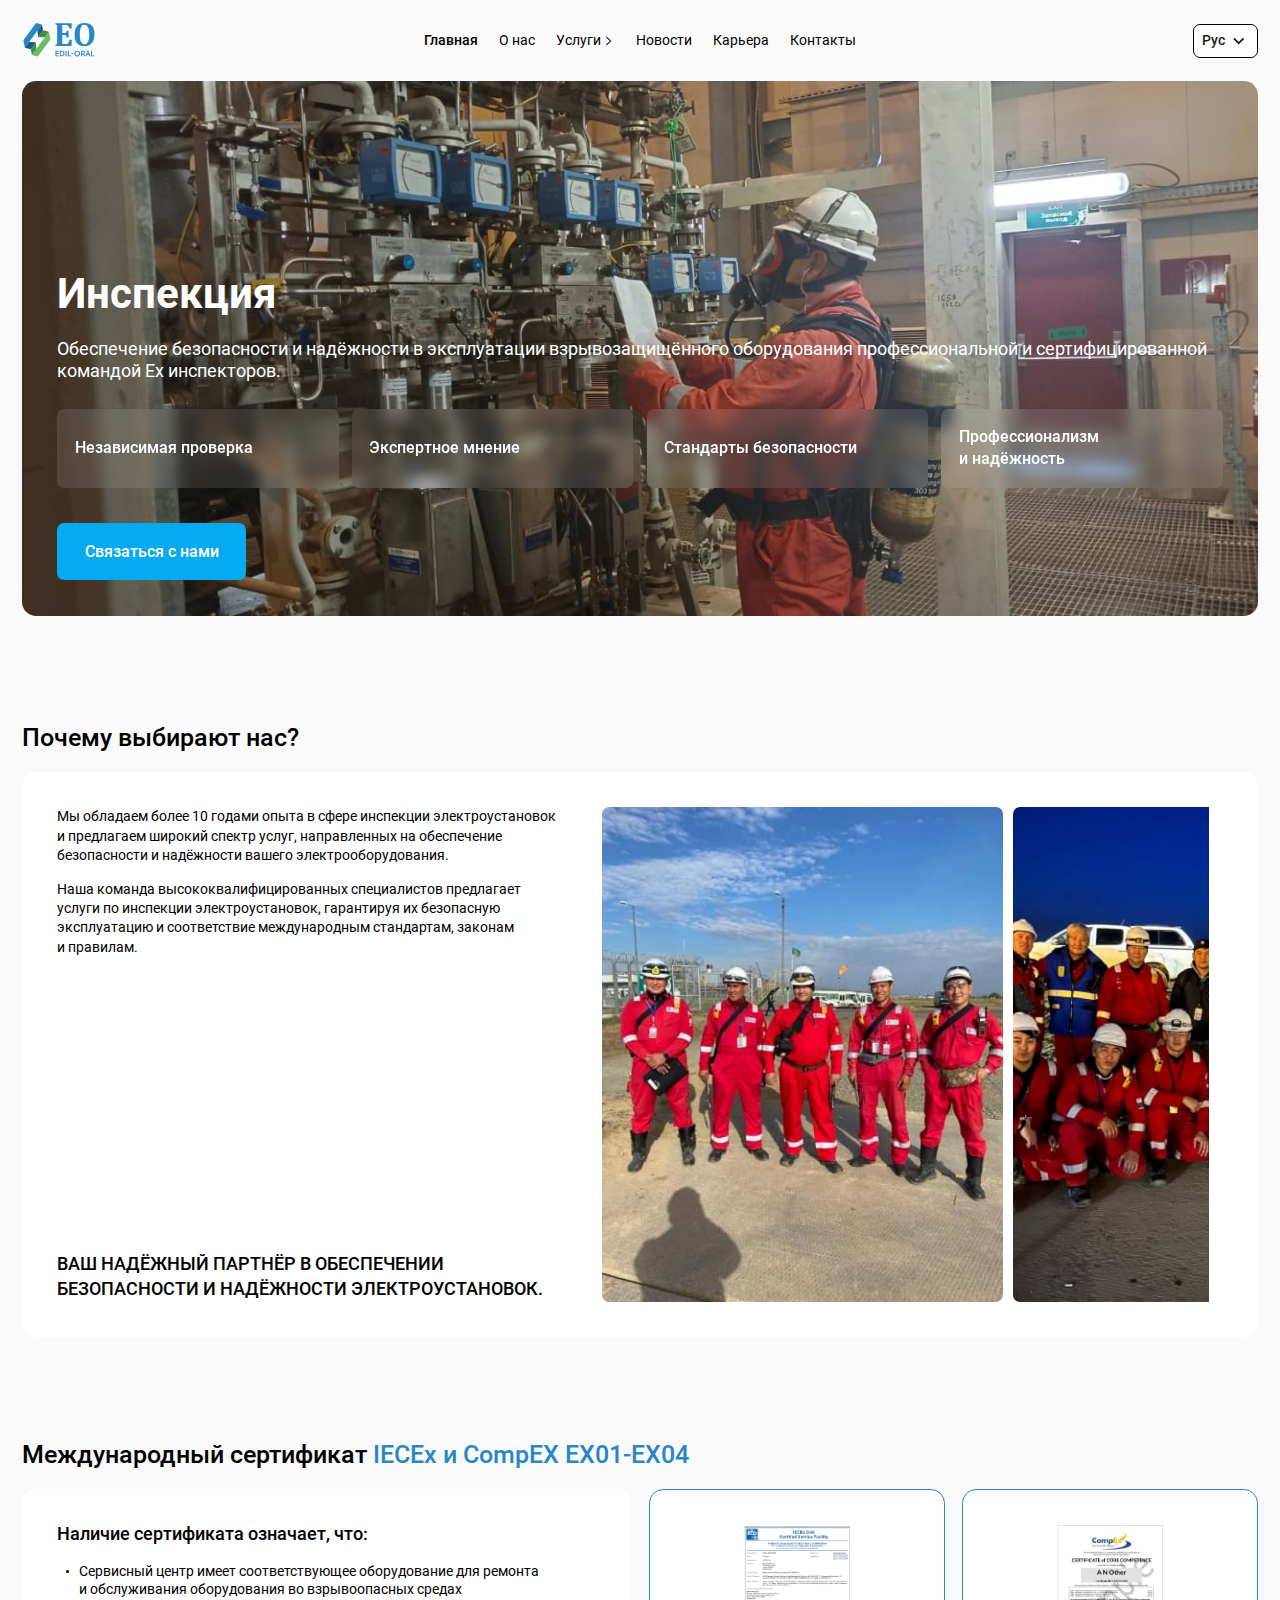
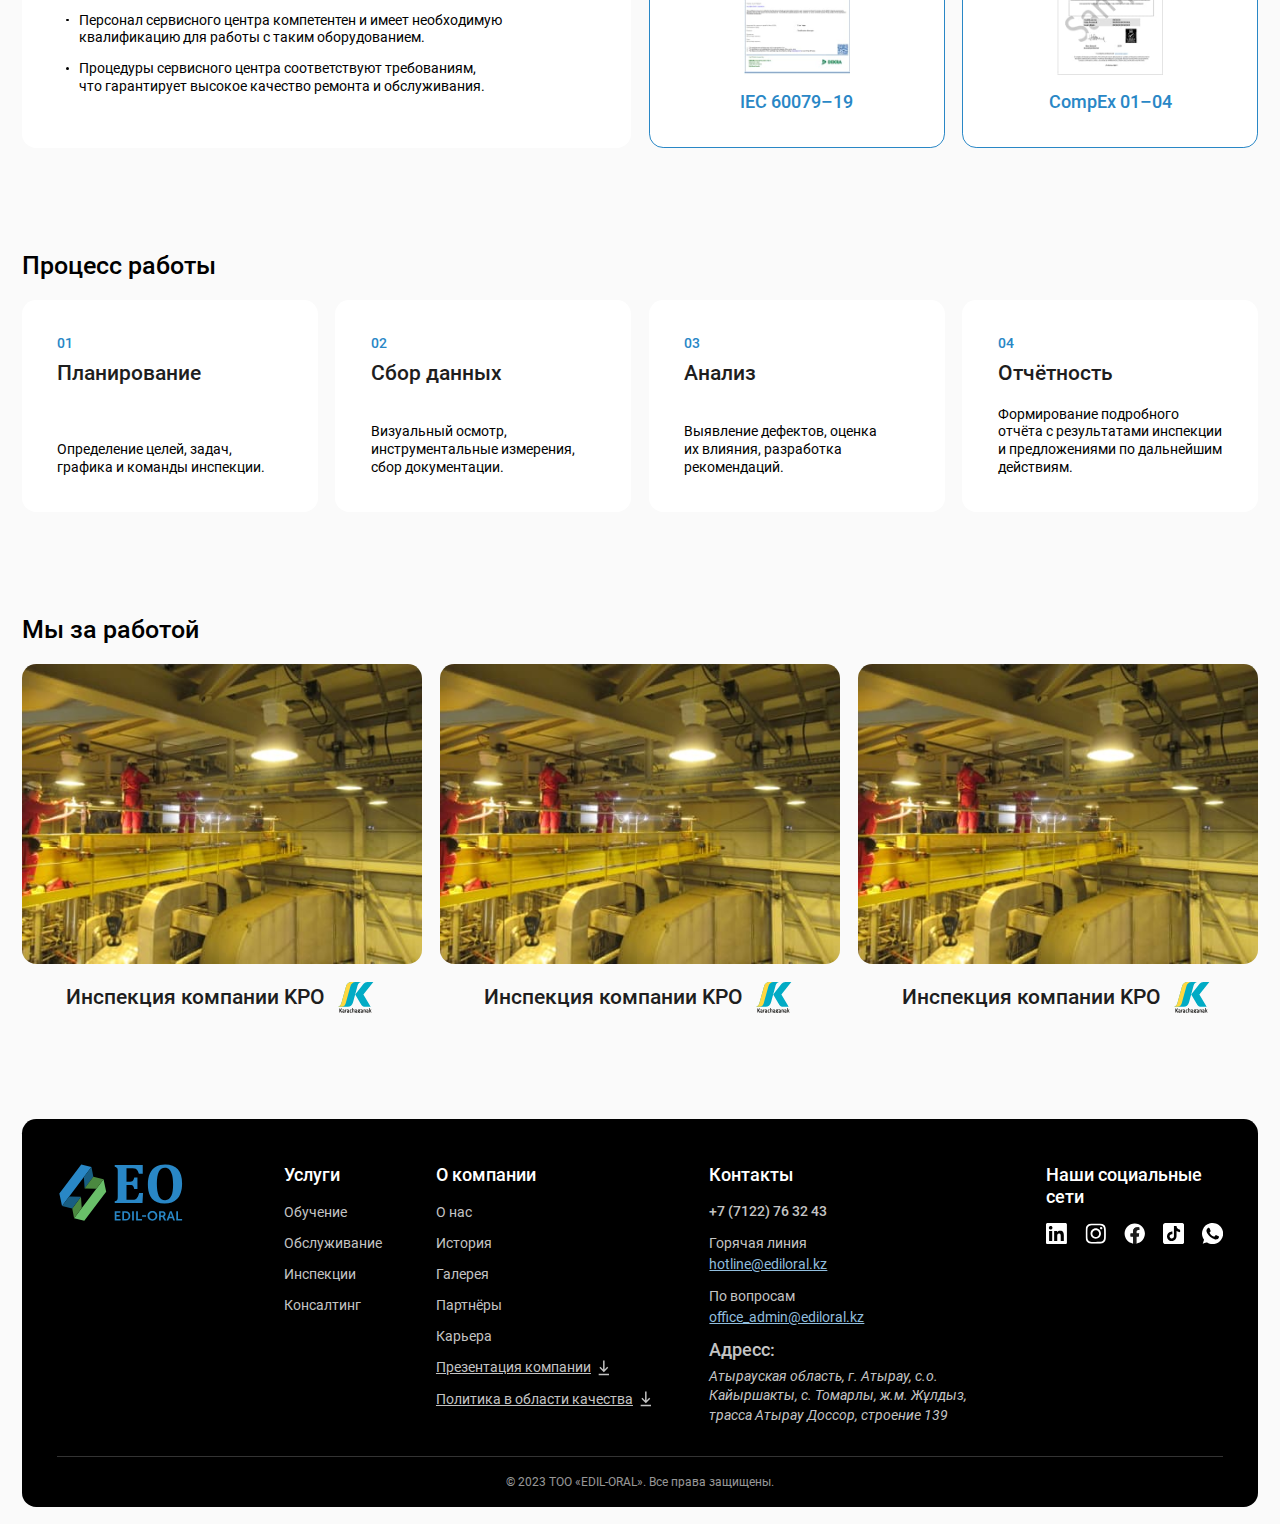
<file: inspection.html>
<!DOCTYPE html>
<html lang="en">

<head>
    <meta charset="UTF-8">
    <meta http-equiv="X-UA-Compatible" content="IE=edge">
    <meta name="viewport" content="width=device-width, initial-scale=1.0">
    <title>Inspection</title>
    <link rel="stylesheet" href="css/fancybox.css">
    <link rel="stylesheet" href="css/swiper.css">
    <link rel="stylesheet" href="css/style.min.css">
</head>

<body>

    <header class="header">
        <div class="container">
            <div class="header__inner">
                <a class="header__logo logo" href="#">
                    <img class="logo__img" src="images/logo.svg" alt="logo">
                </a>
                <div class="header__wrapper">
                    <nav class="header__menu menu">
                        <ul class="menu__list menu-list">
                            <li class="menu-list__item">
                                <a class="menu-list__link menu-list__link--active" href="#">
                                    Главная
                                </a>
                            </li>
                            <li class="menu-list__item">
                                <a class="menu-list__link" href="#">
                                    О нас
                                </a>
                            </li>
                            <li class="menu-list__item menu-list__item--sublist">
                                <div class="menu-list__point">
                                    <span>
                                        Услуги
                                    </span>
                                    <svg width="13" height="24" viewBox="0 0 13 24" fill="none"
                                        xmlns="http://www.w3.org/2000/svg">
                                        <g clip-path="url(#clip0_2426_5670)">
                                            <path fill-rule="evenodd" clip-rule="evenodd"
                                                d="M9.36126 11.6842C9.54625 11.8586 9.54625 12.1414 9.36126 12.3158L4.53192 16.8692C4.34693 17.0436 4.04705 17.0436 3.86207 16.8692L3.63874 16.6586C3.45375 16.4842 3.45375 16.2015 3.63874 16.027L7.90983 12L3.63874 7.97295C3.45375 7.79854 3.45375 7.5158 3.63874 7.34138L3.86207 7.13081C4.04705 6.9564 4.34693 6.9564 4.53192 7.13081L9.36126 11.6842Z"
                                                fill="#1E1E1E" />
                                        </g>
                                        <defs>
                                            <clipPath id="clip0_2426_5670">
                                                <rect width="24" height="12" fill="white"
                                                    transform="translate(0.5 24) rotate(-90)" />
                                            </clipPath>
                                        </defs>
                                    </svg>
                                </div>
                                <ul class="menu-list__sublist menu-sublist">
                                    <li class="menu-sublist__item">
                                        <a class="menu-sublist__link" href="#">
                                            Услуга 1
                                        </a>
                                    </li>
                                    <li class="menu-sublist__item">
                                        <a class="menu-sublist__link" href="#">
                                            Услуга 2
                                        </a>
                                    </li>
                                    <li class="menu-sublist__item">
                                        <a class="menu-sublist__link" href="#">
                                            Услуга 3
                                        </a>
                                    </li>
                                </ul>
                            </li>
                            <li class="menu-list__item">
                                <a class="menu-list__link" href="#">
                                    Новости
                                </a>
                            </li>
                            <li class="menu-list__item">
                                <a class="menu-list__link" href="#">
                                    Карьера
                                </a>
                            </li>
                            <li class="menu-list__item">
                                <a class="menu-list__link" href="#">
                                    Контакты
                                </a>
                            </li>
                        </ul>
                    </nav>
                    <div class="header__lang lang">
                        <div class="lang__inner">
                            <div class="lang__text">
                                Выбрать язык
                                <span>
                                    / Изменить
                                </span>
                            </div>
                            <div class="lang__current">
                                <span>
                                    Рус
                                </span>
                                <svg width="22" height="22" viewBox="0 0 22 22" fill="none"
                                    xmlns="http://www.w3.org/2000/svg">
                                    <path d="M16.5 8.25L11 13.75L5.5 8.25" stroke="#1E1E1E" stroke-width="2" />
                                </svg>
                            </div>
                        </div>
                        <ul class="lang__list lang-list">
                            <li class="lang-list__item">
                                <a class="lang-list__link" href="#">
                                    <span>
                                        Рус
                                    </span>
                                    <?xml version="1.0" encoding="UTF-8"?><svg xmlns="http://www.w3.org/2000/svg"
                                        viewBox="0 0 9 6" width="900" height="600">
                                        <rect fill="#fff" width="9" height="3" />
                                        <rect fill="#d52b1e" y="3" width="9" height="3" />
                                        <rect fill="#0039a6" y="2" width="9" height="2" />
                                    </svg>
                                </a>
                            </li>
                            <li class="lang-list__item">
                                <a class="lang-list__link" href="#">
                                    <span>
                                        Кз
                                    </span>
                                    <?xml version="1.0" encoding="utf-8"?>
                                    <svg width="800px" height="800px" viewBox="0 0 36 36"
                                        xmlns="http://www.w3.org/2000/svg" xmlns:xlink="http://www.w3.org/1999/xlink"
                                        aria-hidden="true" role="img" class="iconify iconify--twemoji"
                                        preserveAspectRatio="xMidYMid meet">

                                        <path fill="#00AFCA"
                                            d="M36 27a4 4 0 0 1-4 4H4a4 4 0 0 1-4-4V9a4 4 0 0 1 4-4h28a4 4 0 0 1 4 4v18z">

                                        </path>

                                        <g fill="#FFCC4D">

                                            <circle cx="19.035" cy="16.513" r="2.865">

                                            </circle>

                                            <path
                                                d="M19.037 13.432c.17-.002.232-.109.232-.236c0-.17-.232-1.496-.232-1.496s-.236 1.326-.236 1.496c0 .127.064.236.236.236zm0 6.178c-.172.001-.236.108-.236.235c0 .171.236 1.479.236 1.479s.232-1.309.232-1.479c.001-.126-.062-.235-.232-.235zm-.801-.121c-.165-.042-.252.045-.285.168c-.044.164-.163 1.506-.163 1.506s.571-1.221.615-1.385c.034-.123-.001-.245-.167-.289zm1.6-5.968c.166.044.256-.044.289-.166c.044-.165.154-1.49.154-1.49s-.562 1.203-.607 1.369c-.033.122-.001.243.164.287zm-2.343 5.658c-.149-.083-.256-.022-.319.089c-.085.147-.547 1.412-.547 1.412s.867-1.031.952-1.178c.064-.111.063-.237-.086-.323zm3.089-5.351c.149.086.259.024.322-.086c.086-.148.535-1.398.535-1.398s-.856 1.017-.942 1.164c-.062.11-.062.235.085.32zm-3.727 4.862c-.122-.119-.241-.088-.331.002c-.12.121-.894 1.223-.894 1.223s1.105-.772 1.225-.891c.09-.09.122-.214 0-.334zm4.369-4.37c.122.121.243.09.333 0c.121-.12.879-1.213.879-1.213s-1.089.762-1.209.883c-.09.09-.123.21-.003.33zm-4.857 3.731c-.087-.146-.21-.146-.321-.083c-.148.085-1.18.949-1.18.949s1.267-.458 1.414-.543c.111-.064.173-.174.087-.323zm5.35-3.089c.087.149.213.15.322.087c.148-.086 1.163-.944 1.163-.944s-1.249.453-1.397.538c-.11.064-.172.171-.088.319zm-5.657 2.346c-.046-.164-.166-.196-.289-.164c-.164.044-1.385.612-1.385.612s1.342-.115 1.506-.159c.123-.034.212-.123.168-.289zm5.966-1.6c.046.166.166.2.289.167c.165-.044 1.368-.61 1.368-.61s-1.324.114-1.49.158c-.122.032-.211.121-.167.285zm-6.071.803c-.002-.17-.109-.232-.236-.232c-.17 0-1.496.232-1.496.232s1.326.236 1.496.236c.127 0 .236-.064.236-.236zm6.178 0c.001.172.108.236.235.236c.171 0 1.479-.236 1.479-.236s-1.309-.232-1.479-.232c-.127-.001-.235.062-.235.232zm-6.073-.797c.042-.165-.045-.252-.168-.285c-.164-.044-1.506-.163-1.506-.163s1.221.571 1.385.615c.123.033.245-.001.289-.167zm5.967 1.599c-.044.166.044.256.166.289c.165.044 1.49.154 1.49.154s-1.203-.563-1.369-.607c-.122-.032-.243-.001-.287.164zm-5.659-2.342c.083-.148.022-.256-.089-.319c-.147-.085-1.412-.547-1.412-.547s1.031.867 1.178.952c.111.064.237.062.323-.086zm5.351 3.089c-.086.149-.024.259.086.322c.147.086 1.398.535 1.398.535s-1.017-.855-1.164-.941c-.11-.063-.235-.063-.32.084zm-4.862-3.727c.119-.122.088-.241-.002-.331c-.121-.12-1.223-.894-1.223-.894s.772 1.105.891 1.225c.09.09.213.122.334 0zm4.37 4.369c-.121.122-.09.244 0 .333c.12.121 1.213.879 1.213.879s-.762-1.089-.883-1.21c-.09-.09-.21-.123-.33-.002zm-3.73-4.858c.145-.087.146-.21.083-.321c-.085-.147-.949-1.18-.949-1.18s.458 1.267.543 1.414c.063.111.174.173.323.087zm3.089 5.351c-.148.086-.15.211-.087.321c.086.148.944 1.163.944 1.163s-.453-1.25-.538-1.398c-.064-.109-.172-.172-.319-.086zm-2.347-5.658c.164-.046.196-.166.164-.289c-.044-.164-.612-1.385-.612-1.385s.115 1.342.159 1.506c.033.123.123.212.289.168zm1.6 5.967c-.166.046-.2.166-.167.289c.044.165.61 1.368.61 1.368s-.114-1.325-.158-1.489c-.032-.123-.121-.212-.285-.168z">

                                            </path>

                                        </g>

                                        <g fill="#FFCC4D">

                                            <path
                                                d="M21.846 23.645l-.037.016l-.041.006l-.031.006l-.057-.012l-.025-.01l-.023-.011l-.027-.017l-.045-.032l-.041-.033l-.023-.016l-.029-.012l-.02-.005h-.029l-.113.235l-.023.033l-.022.027l-.023.017l-.02.017l-.029.011h-.027l-.025-.011l-.035-.017l-.01-.017l-.012-.017l-.012-.022l-.012-.026l-.016-.083l-.033.027l-.031.039l-.062.094l-.037.049l-.039.038l-.021.023l-.027.017l-.027.012l-.033.01h-.016l-.029.006l-.027-.006l-.021-.01l-.064-.077l-.072-.077l-.049.077l-.057.065l-.027.027l-.025.027l-.027.022l-.051.028l-.027.006h-.027l-.023-.006l-.022-.012l-.016-.017l-.021-.026a2.5 2.5 0 0 0-.045-.121l-.006-.028l-.01-.021l-.012-.011h-.012l-.148.242l-.021.021l-.039.017l-.086.021h-.051l-.039-.011l-.012-.006l-.016-.017l-.004-.01v-.022l.02-.242l-.016.006l-.043.021a3.434 3.434 0 0 0-.115.126l-.049.061l-.061.051l-.057.043l-.032.018l-.066.01l-.027-.006l-.012-.004l-.011-.012l-.006-.017V24.1l.006-.07l.017-.111l-.011-.065l-.023-.038l-.033.049l-.054.071a4.69 4.69 0 0 1-.138.144a1.352 1.352 0 0 0-.077.055l-.06.021l-.012-.006h-.017l-.012-.01l-.004-.006l-.012-.017l-.004-.017v-.021l-.006-.028l.006-.208c-.1.068-.201.134-.303.197l-.038.017l-.043.022c-.041.01-.081.02-.121.032h-.04l-.037-.005l-.034-.012l.017-.044l.033-.077l.021-.032l.024-.033l.021-.033l.056-.055l.061-.043l.07-.045l.072-.033l.083-.027l.082-.021l.187-.033l.093-.012c.276-.016.553-.018.829-.016l.303-.017l.094-.011l.174-.033l.084-.023l.078-.032l.072-.033c.038-.03.077-.06.117-.088l.053-.062l-.057-.109l.045-.006l.043-.01l.045-.022l.037-.028l.016-.01l.018-.017l.012-.022l.012-.016l.004-.022v-.038l-.012-.022l.094-.017l.1-.011l.105-.006h.109c.153.006.305.015.457.027c.23.028.461.05.692.072l.207.011v.076l-.004.034l-.012.032l-.01.033l-.012.027l-.016.022c-.019.022-.04.044-.061.065l-.049.032l-.053.022l-.053.012l-.061.011l-.117-.011l-.061-.017l-.053-.028l-.057-.027l-.043-.039l-.043-.043v.094c-.008.061-.018.121-.027.182l-.021.057l-.012.023l-.016.016l-.012.017l-.014.01m-4.418-.517l.125.055a1.45 1.45 0 0 1 .077-.06l.049-.026l.044-.028l.165-.066l.142-.066l.072-.027l.122-.065l.049-.034c.124-.081.249-.161.374-.24l.109-.077l.083-.066c.082-.074.162-.149.242-.225l.033-.022l.038-.022a3.49 3.49 0 0 1 .138-.066l.093-.032c.186-.051.375-.091.565-.121c.194-.023.388-.049.582-.071l.258-.044c.064-.018.128-.034.193-.049l.066-.083l.106-.115l.072-.071l.08-.067l.094-.071l.109-.072l.166-.098c.119-.06.237-.12.355-.182c.21-.098.417-.202.623-.308l.098-.066l.027-.083l.039-.081l.049-.083l.127-.17c.058-.062.114-.124.17-.188c.068-.066.138-.13.209-.192l.106-.087l.053-.039l.057-.038c.04-.023.08-.045.121-.066l.061-.028l.059-.021l.129-.034l.064-.004l.061-.006l.064.006l.061.01l-.004.066l-.016.065l-.049.138l-.041.071l-.049.072l-.06.076l-.072.077l.057-.006l.049-.011l.039-.012l.037-.016l.072-.022l.103-.011l.006.039v.038l-.006.038l-.01.033l-.016.033l-.023.033l-.021.026l-.027.028a7.797 7.797 0 0 1-.231.214l.065.006c.048.015.096.03.145.043l.053.012l-.064.05a5.026 5.026 0 0 1-.154.099l-.176.099l-.088.055l-.088.061l-.082.066l.037.005l.051.022l.022.006l.021.011l.018.005l.016-.005l-.109.061a7.605 7.605 0 0 0-.203.099l-.084.05l-.016.017l-.01.017l-.012.016l.004.022l.012.017l.021.016l.02.018l-.008.021l-.012.018l-.021.016l-.02.017l-.053.026l-.064.028l-.125.044l-.078.039l.109.109l-.039.038l-.037.028l-.033.017l-.039.016l-.076.011h-.108l.012.05l.016.049l.023.111a4.474 4.474 0 0 1-.209.153l-.127.082l-.141.082l-.084.039l-.082.038a4.68 4.68 0 0 1-.281.099l-.213.045l-.117.017c.127.004.254.006.381.005l.312-.033l.137-.027l.121-.033c.08-.027.158-.057.236-.088l.152-.07l.15-.083l.141-.089l.15-.087l-.09-.044l-.086-.027l-.041-.019c-.031-.015-.062-.03-.094-.043l-.051-.028l.043-.032l.053-.022l.057-.021c.066-.016.133-.031.199-.045c.086-.009.172-.02.258-.032l.109-.011l.084-.021l.022-.012l.016-.017l-.004-.006l-.012-.011l-.016-.006l-.021-.01l-.061-.012l-.078-.011l-.076-.006l-.076-.011l-.068-.017l-.041-.017l.537-.12l.094-.028c.041-.015.081-.032.121-.049l.053-.034l.023-.021l-.006-.005l-.01-.012l-.051-.011l-.07-.006h-.084c-.057-.004-.113-.008-.17-.01l-.07-.012l-.045-.011l.078-.032c.116-.036.234-.069.352-.1c.067-.023.135-.046.203-.066l.104-.044l.049-.027l.045-.027l.016-.017l.017-.022l.016-.016l.006-.017l-.006-.017l-.016-.012l-.017-.004h-.152l-.072.004h-.098l-.029-.004l-.019-.012l-.024-.011c.2-.132.402-.263.605-.391l.158-.11a3.25 3.25 0 0 0 .125-.109l.049-.055l.045-.055l.033-.06l.027-.06l.016-.067v-.071h-.037l-.039.006l-.086.032a5.447 5.447 0 0 1-.232.138l-.043.028l-.051.021l-.049.017l-.045.011l-.043.006H24.5l-.043-.017l.133-.099c.107-.091.213-.183.318-.275a9.94 9.94 0 0 0 .34-.341l.158-.176c.047-.062.095-.122.144-.182c.039-.056.078-.113.115-.17l.012-.021l.004-.017l-.004-.023l-.006-.016l-.006-.018l-.016-.011l-.017-.017l-.016-.006l-.021-.01l-.024-.006h-.043l-.021.006l-.029.004l-.016.018l-.023.017c-.112.112-.223.226-.332.341l-.133.126a19.54 19.54 0 0 1-.264.226a3.428 3.428 0 0 1-.127.082l-.121.061l.037-.033c.04-.038.079-.076.117-.115c.141-.162.276-.33.406-.5l.254-.357l.068-.12l.068-.11l.055-.1l.043-.094l.027-.076l.006-.027v-.044l-.006-.017l-.02-.033l-.012-.011l-.018-.005l-.031-.018l-.041-.011h-.075l-.021.006l-.016.005l-.023.012l-.016.016l-.045.039a4.24 4.24 0 0 0-.143.182c-.11.172-.226.34-.346.505l-.139.165l-.07.072l-.076.066l.098-.183l.154-.323l.1-.236l.043-.121l.076-.248c.019-.08.036-.16.051-.241c.007-.075.013-.15.018-.226l-.008-.055l-.004-.049l-.006-.051l-.016-.064l-.012-.018l-.027-.027l-.037-.016l-.041-.012h-.037l-.035.006l-.01.006l-.016.004l-.006.012c-.099.312-.174.63-.26.945c-.032.088-.064.176-.098.264l-.082.159l-.051.071l.033-.158c.016-.092.03-.183.043-.275l.023-.226l.006-.094a3.445 3.445 0 0 0-.012-.143l-.01-.055l-.016-.044l-.023-.033l-.012-.011l-.033-.011l-.016-.006h-.018l-.016.006l-.045.011l-.043.022c-.034.17-.075.339-.121.506a6.14 6.14 0 0 1-.23.62a7.493 7.493 0 0 1-.188.368l-.121.209l-.131.197a8.785 8.785 0 0 1-.273.362c-.092.104-.186.206-.281.308c-.099.097-.2.193-.303.287c-.106.088-.213.173-.322.257a7.463 7.463 0 0 1-.408.275l-.242.142l-.385.177l-.396.142l-.328.1l-.34.076l-.17.028l-.348.044l-.176.011l-.017.006l-.017.005l-.033.018l-.037.026a4.543 4.543 0 0 0-.127.115l-.088.089l-.319.356l-.121.121l-.142.109l-.056.038l-.055.034l-.12.055c-.186.076-.375.145-.562.22l-.049.027l-.044.023l-.032.021l-.061.061l-.017.027l-.012.027l-.004.039v.028">

                                            </path>

                                            <path
                                                d="M19.441 23.375l.092.012l.045.017l.01.005v.006h-.01l-.012.005l-.088.017h-.07l-.23-.017l-.583-.011c-.154.002-.308.006-.462.011c-.136.01-.271.021-.407.033l-.105.017l-.093.021c-.022.008-.043.016-.065.022l-.028.012l-.022.017l.01-.056l.024-.056l-.077.022l-.066.033l-.026.017l-.023.022l-.017.026l-.004.028l-.016-.038l-.012-.034a.808.808 0 0 0-.012-.071c.006-.029.012-.058.016-.087l.018-.028l.01-.022l.023-.026l.044-.044l.06-.039l.068-.038a.503.503 0 0 0 .114.049a.322.322 0 0 0 .117-.011c.061.054.219.043.241-.055a.24.24 0 0 0 0-.11l.066-.005l.077-.012l.17-.044l.089-.017l.082-.021l.077-.011l.065-.006l-.027.023l-.143.109l-.054.038l.07.018l.061.011l-.13.148l-.034.044l.043.017l.044.012l.05.011h.099l.098-.022l.039-.023l.045.023l.044.017c.028.008.057.016.086.022c.068.007.136.015.205.021h.414m-.501-1.672l-.049.099l-.056.127a2.618 2.618 0 0 0-.081.158l-.028.028l-.065-.055l-.072-.05l-.077-.039l-.081-.032l-.177-.045l-.087-.016a6.75 6.75 0 0 0-.286-.027a5.971 5.971 0 0 1-.379-.018l-.176-.021l-.099-.017l-.093-.021l-.098-.034l-.083-.043l-.061-.04l-.126-.093c-.184-.173-.366-.348-.555-.517l-.109-.076l-.05-.022l-.052-.016l-.093-.021a4.505 4.505 0 0 0-.164-.055a4.336 4.336 0 0 0-.155-.071a3.155 3.155 0 0 1-.263-.182l-.055-.051l-.109-.109l-.105-.115c-.173-.211-.336-.429-.505-.643a9.824 9.824 0 0 0-.247-.253l-.071-.065l-.072-.06l-.158-.115l-.016.005l-.018.017l-.017.022c-.01.025-.018.051-.026.077l-.006.022l-.04-.018l-.033-.017l-.04-.017l-.033-.011h-.071l-.039.011l-.038.017c.03.038.059.076.087.115l.049.077l.089.17l.032.083l.012.044l.012.033l.005.038v.032h-.296l.043.066c.033.045.068.089.103.132l.182.182l.061.049l.056.039a3.445 3.445 0 0 1-.143.012l-.144.016l.049.045c.043.03.085.061.127.093l.071.049l.072.044l.071.039l.066.022l.061.016l.049.011l.016.006l.012.012l.004.005v.021l-.016.045l-.004.032l-.007.022v.016l.007.028l.004.022l.012.01l.016.012l.021.011l.028.006l.056.022l.027.01l.022.017l.005.006v.011l-.005.006l-.044.032l-.022.022l-.022.027v.023l-.005.022l.011.059l.192.066l.044.01l.044.018l.033.017l.028.017l-.182.143l.049.044l.061.033l.077.038c.055.02.11.038.166.056l.082.016l.072.017h.065l-.061.044l-.077.049l-.082.045l-.061.044l.055.038c.167.086.338.166.512.237c.304.124.615.232.928.329c.07.017.139.035.208.055l.088.017l-.177-.017a7.468 7.468 0 0 1-.329-.05l-.154-.033l-.303-.087l-.142-.05c-.38-.148-.751-.318-1.132-.462l.028-.016l.077-.028l.049-.011c.067-.02.132-.042.198-.066a7.444 7.444 0 0 1-.391-.07a4.739 4.739 0 0 0-.203-.061l-.039-.017l-.033-.017l-.027-.018l-.018-.016v-.005l.006-.006l.017-.006l.016-.011l.044-.017l.192-.056l.111-.038c-.159-.03-.319-.057-.479-.082l-.077-.018l-.061-.021l-.022-.012l-.021-.017l-.018-.01l-.011-.018l.017-.011l.049-.011c.051-.008.103-.017.154-.027l.088-.011c.05-.014.099-.029.148-.045l.023-.016l.022-.018l-.087-.033l-.056-.01l-.055-.012l-.252-.033l-.066-.016l-.061-.012l-.121-.043l-.056-.028l-.045-.032l-.044-.039l-.033-.049l.012-.006l.021-.006h.028l.044.006l.209.011l.122.012h.153l.043-.006l.034-.011l.022-.012a9.196 9.196 0 0 1-.308-.132a6.414 6.414 0 0 0-.204-.099l-.208-.109l-.099-.061a7.586 7.586 0 0 1-.181-.132l-.077-.066l-.034-.038l-.034-.033l-.021-.033l-.023-.039l-.022-.032l-.012-.038l-.009-.071h.037l.044.005l.044.018l.044.016l.087.055l.099.055l.044.028l.049.026l.049.022l.044.017l.049.012l.044.005h.05l.043-.017l-.13-.1a13.893 13.893 0 0 1-.319-.273a8.748 8.748 0 0 1-.501-.518l-.07-.093l-.072-.088a7.298 7.298 0 0 1-.116-.171l-.01-.022v-.038l.005-.017l.005-.016l.017-.011l.016-.017l.018-.012l.021-.006l.022-.004h.044l.027.004l.024.006l.021.017c.119.118.236.237.351.358c.127.122.259.24.396.352l.126.081l.065.034l.061.021l-.043-.027l-.115-.115c-.141-.162-.275-.33-.407-.5a10.5 10.5 0 0 1-.171-.242a7.343 7.343 0 0 0-.154-.236a5.403 5.403 0 0 1-.121-.209a5.052 5.052 0 0 0-.07-.17l-.007-.027v-.045l.007-.016l.021-.033l.012-.012l.017-.01l.071-.023h.077l.022.005l.016.006l.022.012l.061.055l.143.182c.112.172.23.34.352.505l.13.165l.072.071l.077.066a13.15 13.15 0 0 1-.252-.504a9.786 9.786 0 0 1-.099-.236l-.044-.121a4.433 4.433 0 0 0-.077-.248l-.027-.121l-.02-.123l-.012-.115l-.005-.109l.005-.055l.007-.05l.005-.05l.011-.049l.011-.018l.006-.016l.016-.018l.011-.01l.038-.017l.039-.01h.038l.033.006l.016.004l.012.006l.006.012l.006.016c.094.307.171.619.252.93c.032.087.065.173.1.258l.038.082l.044.077l.049.077l-.032-.16a5.974 5.974 0 0 0-.044-.273a8.572 8.572 0 0 1-.027-.319l.011-.143l.011-.056l.017-.043l.022-.033l.011-.012l.016-.011l.016-.005h.05l.045.016l.043.022l.077.346c.028.105.059.21.093.313c.056.157.117.313.182.467l.077.159l.11.21l.12.208l.133.198l.142.197l.133.165c.092.104.185.207.28.308c.099.097.2.192.303.285l.159.133c.146.114.296.222.451.324c.121.072.244.142.368.209l.378.182c.192.076.386.146.582.208c.192.051.387.095.583.132c.263.042.533.067.804.078">

                                            </path>
                                        </g>
                                        <g fill="#FFCC4D">
                                            <path
                                                d="M3.457 28.522s-.237.197-.317.098c-.129-.16.397-.959.397-1.241c0-.461-.309-.589-.689-.654c-.256-.044-.671.019-.671.019c.078.105.129.138.261.144a.554.554 0 0 0-.296.501c0 .396.164.56.164 1.009c0 .249-.204.565-.204.565c.36-.036.54-.369.438-.637a.174.174 0 0 1 .154.047c.026-.073-.015-.16-.071-.233c.045-.023.078-.009.149.005c-.007-.076-.053-.156-.164-.232c.324.083.523-.142.523-.378c0-.18-.125-.308-.248-.308a.256.256 0 0 0-.131.041c-.023-.048-.011-.114.012-.163c-.089.023-.146.076-.105.188a.22.22 0 0 0-.161.074a.192.192 0 0 0 .161.072c-.05.104.006.163.087.209c0 0-.052-.209.081-.209c.06 0 .114.021.114.108c0 .075-.067.181-.221.175c-.155-.007-.28-.107-.28-.352c0-.229.183-.342.424-.349c.218-.007.382.111.382.336c0 .298-.432.98-.432 1.246c0 .2.179.311.355.311c.228 0 .42-.226.42-.226l-.132-.166zm-.05-5.402c0-.498.448-.755.8-.755c.474 0 .727.284.727.654c0 .212-.039.344-.136.545l-1.087 2.257a.67.67 0 0 0-.051.3c0 .202.197.368.403.373c.187.005.392-.175.392-.38c0-.249-.128-.359-.261-.359c-.163 0-.228.066-.228.181c0 .081.039.115.094.115c.14 0 .101-.188.101-.188a.13.13 0 0 1 .094.176a.247.247 0 0 1 .135.079a.248.248 0 0 1-.135.074c.033.108-.011.161-.105.184a.193.193 0 0 0 .013-.116c-.149.042-.377-.024-.377-.282c0-.256.177-.471.51-.418c-.08-.036-.119-.113-.127-.201c.06.025.127.028.127.028c-.039-.068-.093-.127-.091-.263c.062.029.119.08.198.047c-.124-.243.028-.577.416-.658a.8.8 0 0 0-.211.524c0 .58.162.676.162 1.078a.596.596 0 0 1-.258.474v-.007c.112.03.185.087.227.162c-.259.073-.636.072-.837-.007a.62.62 0 0 1-.443-.295a.897.897 0 0 1 0-.714c.154-.321.88-1.86 1.106-2.345a.77.77 0 0 0 .077-.33c0-.295-.271-.399-.425-.399c-.185 0-.373.142-.373.316c0 .112.061.178.147.178c.209 0 .196-.177.154-.289c.129.06.205.162.184.272c.074.01.144.045.208.117c-.051.066-.113.114-.208.115c.042.17-.072.242-.184.281c.035-.124.058-.269-.154-.269c-.155 0-.277-.027-.348-.128c-.005.135-.018.665-.018.665c-.008.2.267.194.442.135c-.067.23-.202.355-.517.323a.247.247 0 0 1 .158.241c0 .188-.152.395-.251.457l-.05-1.948z">

                                            </path>
                                            <path
                                                d="M3.506 23.12c0-.498-.448-.755-.8-.755c-.474 0-.727.284-.727.654c0 .212.039.344.136.545l1.087 2.257a.67.67 0 0 1 .05.3c0 .202-.197.368-.402.373c-.188.005-.392-.175-.392-.38c0-.249.128-.359.261-.359c.163 0 .228.066.228.181c0 .081-.039.115-.094.115c-.14 0-.101-.188-.101-.188a.13.13 0 0 0-.094.176a.247.247 0 0 0-.135.079a.248.248 0 0 0 .135.074c-.032.108.012.161.106.183a.193.193 0 0 1-.013-.116c.149.042.377-.024.377-.282c0-.256-.177-.471-.509-.418c.079-.036.119-.113.126-.201a.423.423 0 0 1-.126.028c.038-.068.092-.127.09-.263c-.062.029-.118.08-.198.047c.124-.243-.028-.577-.416-.658a.8.8 0 0 1 .211.524c0 .58-.161.676-.161 1.078c0 .168.087.351.258.474v-.007a.343.343 0 0 0-.227.162c.259.073.635.072.837-.007a.62.62 0 0 0 .443-.295a.897.897 0 0 0 0-.714c-.154-.321-.88-1.86-1.106-2.345a.77.77 0 0 1-.077-.33c0-.295.271-.399.425-.399c.185 0 .373.142.373.316c0 .112-.061.178-.147.178c-.209 0-.196-.177-.155-.289c-.129.06-.205.162-.184.272a.337.337 0 0 0-.208.117c.051.066.113.114.208.115c-.042.17.072.242.184.281c-.035-.124-.058-.269.155-.269c.155 0 .277-.027.348-.128l.018.665c.008.2-.268.194-.443.135c.066.229.202.354.516.322a.247.247 0 0 0-.158.241c0 .188.151.395.251.457l.05-1.946zm-.049 5.402s.237.197.317.098c.129-.16-.397-.959-.397-1.241c0-.461.309-.589.689-.654c.256-.044.672.019.672.019c-.079.105-.129.138-.261.144a.555.555 0 0 1 .296.501c0 .396-.164.56-.164 1.009c0 .249.204.565.204.565c-.36-.036-.54-.369-.438-.637a.176.176 0 0 0-.154.047c-.026-.073.016-.16.071-.233c-.045-.023-.078-.009-.149.005c.007-.076.052-.156.164-.232c-.324.083-.523-.142-.523-.378c0-.18.125-.308.248-.308c.04 0 .098.017.131.041c.023-.048.011-.114-.013-.163c.09.023.146.076.106.188a.221.221 0 0 1 .161.074a.192.192 0 0 1-.161.072c.05.104-.006.163-.087.209c0 0 .052-.209-.081-.209c-.06 0-.114.021-.114.108c0 .075.067.181.221.175c.154-.007.279-.107.279-.352c0-.229-.183-.342-.424-.349c-.218-.007-.382.111-.382.336c0 .298.432.98.432 1.246c0 .2-.179.311-.355.311c-.228 0-.42-.226-.42-.226l.132-.166zm-.05-14.145c0-.5.448-.756.8-.756c.474 0 .727.284.727.655c0 .211-.039.343-.136.544l-1.087 2.258a.664.664 0 0 0-.051.299c0 .203.197.368.403.374c.187.004.392-.176.392-.38c0-.248-.128-.359-.261-.359c-.163 0-.228.067-.228.182c0 .079.039.114.094.114c.14 0 .101-.188.101-.188a.129.129 0 0 1 .094.174a.25.25 0 0 1 .135.08a.255.255 0 0 1-.135.075c.033.108-.011.16-.105.183a.192.192 0 0 0 .013-.116c-.149.042-.377-.024-.377-.282c0-.255.177-.47.51-.417c-.08-.038-.119-.115-.127-.201c.06.024.127.026.127.026c-.039-.068-.093-.127-.091-.262c.062.028.119.08.198.047c-.124-.244.028-.579.416-.658a.804.804 0 0 0-.211.524c0 .579.162.676.162 1.079c0 .168-.087.35-.258.474v-.007c.11.03.182.085.225.161c-.259.074-.636.072-.837-.007a.623.623 0 0 1-.443-.295a.892.892 0 0 1 0-.712c.154-.322.88-1.861 1.106-2.346a.787.787 0 0 0 .077-.33c0-.296-.271-.4-.425-.4c-.185 0-.373.141-.373.315c0 .112.061.179.147.179c.209 0 .196-.178.154-.289c.129.058.205.162.184.272c.074.01.144.044.208.118c-.051.064-.113.112-.208.114c.042.171-.072.243-.184.282c.035-.124.058-.268-.154-.268c-.155 0-.277-.027-.348-.127c-.005.134-.018.665-.018.665c-.008.199.267.194.442.134c-.065.23-.2.354-.515.322a.248.248 0 0 1 .158.242c0 .187-.152.395-.251.456l-.05-1.948z">

                                            </path>
                                            <path
                                                d="M3.506 14.377c0-.5-.448-.756-.8-.756c-.474 0-.727.284-.727.655c0 .211.039.343.136.544l1.087 2.258c.038.079.05.168.05.299c0 .203-.197.368-.402.374c-.188.004-.392-.176-.392-.38c0-.248.128-.359.261-.359c.163 0 .228.067.228.182c0 .079-.039.114-.094.114c-.14 0-.101-.188-.101-.188a.128.128 0 0 0-.094.174a.25.25 0 0 0-.135.08a.255.255 0 0 0 .135.075c-.032.108.011.16.105.183a.192.192 0 0 1-.013-.116c.149.042.377-.024.377-.282c0-.255-.177-.47-.509-.417c.079-.038.119-.115.126-.201c-.06.024-.126.026-.126.026c.038-.068.092-.127.09-.262c-.062.028-.118.08-.198.047c.124-.244-.028-.579-.416-.658a.804.804 0 0 1 .211.524c0 .579-.161.676-.161 1.079c0 .168.087.35.258.474v-.007c-.111.03-.184.085-.225.161c.259.074.635.072.837-.007a.623.623 0 0 0 .443-.295a.892.892 0 0 0 0-.712c-.154-.322-.88-1.861-1.106-2.346a.768.768 0 0 1-.077-.329c0-.296.271-.4.425-.4c.185 0 .373.141.373.315c0 .112-.061.179-.147.179c-.209 0-.196-.178-.155-.289c-.129.058-.205.162-.184.272a.33.33 0 0 0-.208.118c.051.064.113.112.208.114c-.042.171.072.243.184.282c-.035-.124-.058-.268.155-.268c.155 0 .277-.027.348-.127l.017.663c.008.199-.268.194-.443.134c.066.23.202.354.516.323a.248.248 0 0 0-.158.242c0 .187.151.395.251.456l.05-1.948z">

                                            </path>
                                            <path
                                                d="M3.506 12.879c0 .499-.448.756-.8.756c-.474 0-.727-.284-.727-.656c0-.21.039-.342.136-.544l1.087-2.258a.666.666 0 0 0 .05-.299c0-.202-.197-.368-.402-.373c-.188-.004-.392.175-.392.38c0 .249.128.359.261.359c.163 0 .228-.067.228-.182c0-.08-.039-.114-.094-.114c-.14 0-.101.188-.101.188a.129.129 0 0 1-.094-.175a.237.237 0 0 1-.135-.079a.26.26 0 0 1 .135-.074c-.032-.108.012-.16.106-.183a.192.192 0 0 0-.013.116c.149-.042.377.026.377.282c0 .255-.177.47-.509.417c.079.038.119.115.126.201a.46.46 0 0 0-.126-.026c.038.068.092.127.09.262c-.062-.028-.118-.08-.198-.047c.124.244-.028.579-.416.659a.807.807 0 0 0 .211-.525c0-.578-.161-.676-.161-1.078c0-.168.087-.35.258-.474v.007a.344.344 0 0 1-.226-.163c.259-.073.635-.072.837.008a.62.62 0 0 1 .443.296a.891.891 0 0 1 0 .712c-.154.322-.88 1.861-1.106 2.345a.765.765 0 0 0-.077.329c0 .297.271.4.425.4c.185 0 .373-.141.373-.316c0-.111-.061-.179-.147-.179c-.209 0-.196.177-.155.289c-.129-.058-.205-.162-.184-.272a.334.334 0 0 1-.208-.118c.051-.064.113-.113.208-.114c-.042-.17.072-.243.184-.283c-.035.125-.058.27.155.27c.155 0 .277.026.348.127l.018-.666c.008-.199-.268-.193-.443-.134c.066-.23.202-.354.516-.323a.248.248 0 0 1-.158-.242c0-.187.151-.395.251-.456l.049 1.95zm0 8.744c0 .499-.448.755-.8.755c-.474 0-.727-.283-.727-.654a1.1 1.1 0 0 1 .136-.544l1.087-2.258a.666.666 0 0 0 .05-.299c0-.203-.197-.368-.402-.373c-.188-.005-.392.175-.392.379c0 .248.128.359.261.359c.163 0 .228-.067.228-.182c0-.079-.039-.113-.094-.113c-.14 0-.101.188-.101.188a.13.13 0 0 1-.094-.175a.238.238 0 0 1-.135-.08a.254.254 0 0 1 .135-.074c-.032-.109.011-.161.105-.184a.192.192 0 0 0-.013.116c.149-.042.377.025.377.282c0 .255-.177.469-.509.417c.079.039.119.115.126.202c-.06-.023-.126-.027-.126-.027c.038.068.092.128.09.262c-.062-.028-.118-.08-.198-.047c.124.243-.028.58-.416.658a.802.802 0 0 0 .211-.524c0-.577-.161-.676-.161-1.078c0-.169.087-.351.258-.474v.006c-.111-.029-.184-.084-.225-.161c.259-.073.635-.072.837.008a.623.623 0 0 1 .443.295a.892.892 0 0 1 0 .712c-.154.322-.88 1.861-1.106 2.346a.761.761 0 0 0-.077.329c0 .296.271.399.425.399c.185 0 .373-.141.373-.316c0-.109-.061-.177-.147-.177c-.209 0-.196.177-.155.288c-.129-.058-.205-.163-.184-.272a.327.327 0 0 1-.208-.117a.272.272 0 0 1 .208-.115c-.042-.17.072-.241.184-.281c-.035.125-.058.269.155.269c.155 0 .277.026.348.128l.018-.666c.008-.198-.268-.193-.443-.134c.066-.229.202-.353.516-.322a.248.248 0 0 1-.158-.242c0-.187.151-.394.251-.456l.049 1.947z">

                                            </path>
                                            <path
                                                d="M3.407 21.623c0 .499.448.755.8.755c.474 0 .727-.283.727-.654a1.1 1.1 0 0 0-.136-.544l-1.087-2.258a.664.664 0 0 1-.051-.299c0-.203.197-.368.403-.373c.187-.005.392.175.392.379c0 .248-.128.359-.261.359c-.163 0-.228-.067-.228-.182c0-.079.039-.113.094-.113c.14 0 .101.188.101.188a.13.13 0 0 0 .094-.175a.238.238 0 0 0 .135-.08a.254.254 0 0 0-.135-.074c.033-.109-.011-.161-.105-.184c.019.042.019.08.013.116c-.149-.042-.377.025-.377.282c0 .255.177.469.51.417c-.08.039-.119.115-.127.202c.06-.023.127-.027.127-.027c-.039.068-.093.128-.091.262c.062-.028.119-.08.198-.047c-.124.243.028.58.416.658a.802.802 0 0 1-.211-.524c0-.577.162-.676.162-1.078a.594.594 0 0 0-.258-.474v.006a.341.341 0 0 0 .227-.162c-.259-.073-.636-.072-.837.008a.623.623 0 0 0-.443.295a.892.892 0 0 0 0 .712c.154.322.88 1.861 1.106 2.346c.048.102.077.21.077.329c0 .296-.271.399-.425.399c-.185 0-.373-.141-.373-.316c0-.109.061-.177.147-.177c.209 0 .196.177.154.288c.129-.058.205-.163.184-.272a.323.323 0 0 0 .208-.117a.272.272 0 0 0-.208-.115c.042-.17-.072-.241-.184-.281c.035.125.058.269-.154.269c-.155 0-.277.026-.348.128c-.005-.134-.018-.666-.018-.666c-.008-.198.267-.193.442-.134c-.067-.229-.202-.353-.517-.322a.248.248 0 0 0 .158-.242c0-.187-.152-.394-.251-.456l-.05 1.948zm.05-14.144s.237-.199.317-.1c.129.161-.397.96-.397 1.242c0 .462.309.587.689.653c.256.045.672-.018.672-.018c-.08-.105-.13-.136-.262-.144a.55.55 0 0 0 .296-.499c0-.398-.164-.562-.164-1.01c0-.249.204-.566.204-.566c-.36.037-.54.37-.438.637a.173.173 0 0 1-.153-.047c-.026.074.016.16.071.234c-.045.024-.078.009-.149-.006c.007.077.052.157.164.233c-.325-.084-.524.142-.524.379c0 .179.125.306.248.306c.04 0 .098-.016.131-.041c.023.049.011.115-.013.164c.09-.023.146-.077.106-.188a.233.233 0 0 0 .161-.074a.196.196 0 0 0-.162-.073c.05-.104-.006-.162-.087-.208c0 0 .052.208-.081.208c-.06 0-.114-.02-.114-.107c0-.076.067-.182.221-.175c.154.006.279.106.279.353c0 .227-.183.339-.424.347c-.217.006-.381-.112-.381-.336c0-.299.432-.979.432-1.246c0-.2-.179-.312-.355-.312c-.228 0-.42.226-.42.226l.133.168z">

                                            </path>
                                            <path
                                                d="M3.457 7.479s-.237-.199-.317-.1c-.13.162.397.961.397 1.243c0 .462-.309.587-.689.653c-.256.044-.671-.019-.671-.019c.078-.105.129-.136.261-.144a.549.549 0 0 1-.297-.499c0-.398.164-.562.164-1.01c0-.249-.204-.566-.204-.566c.36.037.54.37.438.637a.177.177 0 0 0 .154-.047c.026.074-.015.16-.071.234c.044.024.077.009.149-.006c-.007.077-.053.157-.164.233c.324-.084.523.142.523.379c0 .179-.125.306-.248.306a.247.247 0 0 1-.131-.041c-.022.05-.01.115.013.164c-.089-.023-.145-.077-.105-.187a.23.23 0 0 1-.161-.074a.194.194 0 0 1 .161-.074c-.05-.104.006-.162.087-.208c0 0-.052.208.081.208c.06 0 .114-.02.114-.107c0-.076-.067-.182-.221-.175c-.155.006-.28.106-.28.352c0 .227.183.339.424.347c.218.006.382-.111.382-.336c0-.299-.432-.979-.432-1.246c0-.2.179-.312.355-.312c.228 0 .42.226.42.226l-.132.169zm-.05 5.4c0 .499.448.756.8.756c.474 0 .727-.284.727-.656c0-.21-.039-.342-.136-.544l-1.087-2.258a.67.67 0 0 1-.05-.298c0-.202.197-.368.403-.373c.187-.004.392.175.392.38c0 .249-.128.359-.261.359c-.163 0-.228-.067-.228-.182c0-.08.039-.114.094-.114c.14 0 .101.188.101.188a.13.13 0 0 0 .094-.175a.242.242 0 0 0 .134-.08a.26.26 0 0 0-.136-.074c.033-.108-.011-.16-.105-.183c.019.042.019.08.013.116c-.149-.042-.377.025-.377.282c0 .255.177.47.51.417c-.08.038-.119.115-.127.201a.464.464 0 0 1 .127-.026c-.039.068-.093.127-.091.262c.062-.028.119-.08.198-.047c-.124.244.028.579.416.659a.807.807 0 0 1-.211-.525c0-.578.162-.676.162-1.078a.597.597 0 0 0-.258-.474v.007a.349.349 0 0 0 .227-.163c-.26-.072-.637-.071-.839.009a.615.615 0 0 0-.442.295a.891.891 0 0 0 0 .712c.154.322.88 1.861 1.106 2.345a.787.787 0 0 1 .077.329c0 .297-.271.4-.425.4c-.185 0-.373-.141-.373-.316c0-.111.061-.179.147-.179c.209 0 .196.177.154.289c.129-.058.205-.162.184-.272a.329.329 0 0 0 .208-.118c-.051-.064-.113-.113-.208-.114c.042-.17-.072-.243-.184-.283c.035.125.058.27-.154.27c-.155 0-.277.026-.348.127c-.005-.134-.018-.666-.018-.666c-.008-.199.267-.193.442-.134c-.065-.228-.2-.352-.515-.321a.248.248 0 0 0 .158-.242c0-.187-.152-.395-.251-.456l-.05 1.948z">

                                            </path>
                                        </g>
                                    </svg>
                                </a>
                            </li>
                        </ul>
                    </div>
                    <div class="header__cnt cnt">
                        <h2 class="cnt__title">
                            Контакты
                        </h2>
                        <div class="cnt__inner">
                            <div class="cnt__item cnt-item cnt-item--active">
                                <div class="cnt-item__point cnt-point">
                                    <span>
                                        Атырау
                                    </span>
                                    <svg width="24" height="24" viewBox="0 0 24 24" fill="none"
                                        xmlns="http://www.w3.org/2000/svg">
                                        <path fill-rule="evenodd" clip-rule="evenodd"
                                            d="M14.8613 11.6842C15.0462 11.8586 15.0462 12.1414 14.8613 12.3158L10.0319 16.8692C9.84693 17.0436 9.54705 17.0436 9.36207 16.8692L9.13874 16.6586C8.95375 16.4842 8.95375 16.2015 9.13874 16.027L13.4098 12L9.13874 7.97295C8.95375 7.79854 8.95375 7.5158 9.13874 7.34138L9.36207 7.13081C9.54705 6.9564 9.84693 6.9564 10.0319 7.13081L14.8613 11.6842Z"
                                            fill="#1E1E1E" />
                                    </svg>

                                </div>
                                <div class="cnt-item__inner">
                                    <a class="cnt-item__tel" href="tel:+77122763243">
                                        +7 (7122) 76 32 43
                                    </a>
                                    <div class="cnt-item__wrapper">
                                        <div class="cnt-item__box cnt-box">
                                            <div class="cnt-box__text">
                                                По вопросам сервисного центра
                                            </div>
                                            <a class="cnt-box__link" href="mailto:workshop@ediloral.kz">
                                                workshop@ediloral.kz
                                            </a>
                                        </div>
                                        <div class="cnt-item__box cnt-box">
                                            <div class="cnt-box__text">
                                                По вопросам обучения
                                            </div>
                                            <a class="cnt-box__link" href="mailto:training@ediloral.kz">
                                                training@ediloral.kz
                                            </a>
                                        </div>
                                        <div class="cnt-item__box cnt-box">
                                            <div class="cnt-box__text">
                                                По общим вопросам
                                            </div>
                                            <a class="cnt-box__link" href="mailto:office_admin@ediloral.kz">
                                                office_admin@ediloral.kz
                                            </a>
                                        </div>
                                    </div>
                                    <div class="cnt-item__address cnt-address">
                                        <div class="cnt-address__text">
                                            Адресс:
                                        </div>
                                        <p class="cnt-address__subtext">
                                            Атырауская область, г. Атырау, с.о. Кайыршакты, с. Томарлы, ж.м. Жұлдыз,
                                            трасса Атырау Доссор, строение 139
                                        </p>
                                    </div>
                                </div>
                            </div>
                            <div class="cnt__item cnt-item">
                                <div class="cnt-item__point cnt-point">
                                    <span>
                                        Уральск
                                    </span>
                                    <svg width="24" height="24" viewBox="0 0 24 24" fill="none"
                                        xmlns="http://www.w3.org/2000/svg">
                                        <path fill-rule="evenodd" clip-rule="evenodd"
                                            d="M14.8613 11.6842C15.0462 11.8586 15.0462 12.1414 14.8613 12.3158L10.0319 16.8692C9.84693 17.0436 9.54705 17.0436 9.36207 16.8692L9.13874 16.6586C8.95375 16.4842 8.95375 16.2015 9.13874 16.027L13.4098 12L9.13874 7.97295C8.95375 7.79854 8.95375 7.5158 9.13874 7.34138L9.36207 7.13081C9.54705 6.9564 9.84693 6.9564 10.0319 7.13081L14.8613 11.6842Z"
                                            fill="#1E1E1E" />
                                    </svg>
                                </div>
                                <div class="cnt-item__inner">
                                    <a class="cnt-item__tel" href="tel:+77112527500">
                                        +7 (7112) 52 75 00
                                    </a>
                                    <div class="cnt-item__address cnt-address">
                                        <div class="cnt-address__text">
                                            Адресс:
                                        </div>
                                        <p class="cnt-address__subtext">
                                            ул. Гагарина 2/4
                                        </p>
                                    </div>
                                </div>
                            </div>
                            <div class="cnt__item cnt-item">
                                <div class="cnt-item__point cnt-point">
                                    <span>
                                        Баку, Азербайджан
                                    </span>
                                    <svg width="24" height="24" viewBox="0 0 24 24" fill="none"
                                        xmlns="http://www.w3.org/2000/svg">
                                        <path fill-rule="evenodd" clip-rule="evenodd"
                                            d="M14.8613 11.6842C15.0462 11.8586 15.0462 12.1414 14.8613 12.3158L10.0319 16.8692C9.84693 17.0436 9.54705 17.0436 9.36207 16.8692L9.13874 16.6586C8.95375 16.4842 8.95375 16.2015 9.13874 16.027L13.4098 12L9.13874 7.97295C8.95375 7.79854 8.95375 7.5158 9.13874 7.34138L9.36207 7.13081C9.54705 6.9564 9.84693 6.9564 10.0319 7.13081L14.8613 11.6842Z"
                                            fill="#1E1E1E" />
                                    </svg>
                                </div>
                                <div class="cnt-item__inner">
                                    <a class="cnt-item__tel" href="tel:+994123103415">
                                        +994 123103415
                                    </a>
                                    <div class="cnt-item__wrapper">
                                        <div class="cnt-item__box cnt-box">
                                            <div class="cnt-box__text">
                                                Email
                                            </div>
                                            <a class="cnt-box__link" href="mailto:azhdar.hajiyev@ediloral.az">
                                                azhdar.hajiyev@ediloral.az
                                            </a>
                                        </div>
                                    </div>
                                    <div class="cnt-item__address cnt-address">
                                        <div class="cnt-address__text">
                                            Адресс:
                                        </div>
                                        <p class="cnt-address__subtext">
                                            ул.Джаббара Джаббарлы, 44. Caspian Plaza, 3 корпус, 4 этаж
                                        </p>
                                    </div>
                                </div>
                            </div>
                        </div>
                    </div>
                </div>
                <div class="header__burger burger">
                    <svg width="24" height="24" viewBox="0 0 24 24" fill="none" xmlns="http://www.w3.org/2000/svg">
                        <path d="M21.5984 19.2H2.39844M21.5984 12H2.39844M21.5984 4.80005H2.39844" stroke="black"
                            stroke-width="2" stroke-linecap="round" />
                    </svg>
                </div>
            </div>
        </div>
    </header>

    <div class="wrapper">
        <main class="main">
            <section class="main__heading heading heading--inspection">
                <div class="container">
                    <div class="heading__inner">
                        <picture class="heading__img">
                            <img src="images/heading-img-7.jpg" alt="img">
                        </picture>
                        <div class="heading__titling heading-titling">
                            <h1 class="heading-titling__title">
                                Инспекция
                            </h1>
                            <p class="heading-titling__text">
                                Обеспечение безопасности и надёжности в эксплуатации взрывозащищённого оборудования
                                профессиональной и сертифицированной командой Ех инспекторов.
                            </p>
                        </div>
                        <div class="heading__items heading-items">
                            <div class="heading-items__item heading-item">
                                Независимая проверка
                            </div>
                            <div class="heading-items__item heading-item">
                                Экспертное мнение
                            </div>
                            <div class="heading-items__item heading-item">
                                Стандарты безопасности
                            </div>
                            <div class="heading-items__item heading-item">
                                Профессионализм <br>и надёжность
                            </div>
                        </div>
                        <a href="#" class="heading__link btn btn--blue">
                            Связаться с нами
                        </a>
                    </div>
                </div>
            </section>
            <section class="main__benefits benefits">
                <div class="container">
                    <h2 class="benefits__title title">
                        Почему выбирают нас?
                    </h2>
                    <div class="benefits__inner">
                        <div class="benefits__body benefits-body">
                            <div class="benefits-body__wrapper">
                                <p class="benefits-body__text">
                                    Мы обладаем более 10 годами опыта в сфере инспекции электроустановок и предлагаем
                                    широкий спектр услуг, направленных на обеспечение безопасности и надёжности вашего
                                    электрооборудования.
                                </p>
                                <p class="benefits-body__text">
                                    Наша команда высококвалифицированных специалистов предлагает услуги по инспекции
                                    электроустановок, гарантируя их безопасную эксплуатацию и соответствие международным
                                    стандартам, законам и правилам.
                                </p>
                            </div>
                            <h5 class="benefits-body__subtitle">
                                Ваш надёжный партнёр в обеспечении <br> 
                                безопасности и надёжности электроустановок.
                            </h5>
                        </div>
                        <div class="benefits__swiper benefits-swiper swiper">
                            <div class="swiper-wrapper">
                                <div class="benefits-swiper__slide benefits-slide swiper-slide">
                                    <picture class="benefits-slide__img">
                                        <img src="images/benefits-img-1.jpg" alt="img">
                                    </picture>
                                </div>
                                <div class="benefits-swiper__slide benefits-slide swiper-slide">
                                    <picture class="benefits-slide__img">
                                        <img src="images/benefits-img-2.jpg" alt="img">
                                    </picture>
                                </div>
                                <div class="benefits-swiper__slide benefits-slide swiper-slide">
                                    <picture class="benefits-slide__img">
                                        <img src="images/benefits-img-3.jpg" alt="img">
                                    </picture>
                                </div>
                                <div class="benefits-swiper__slide benefits-slide swiper-slide">
                                    <picture class="benefits-slide__img">
                                        <img src="images/benefits-img-4.jpg" alt="img">
                                    </picture>
                                </div>
                            </div>
                        </div>
                    </div>
                </div>
            </section> 
            <section class="main__availability availability">
                <div class="container">
                    <h2 class="availability__title title">
                        Международный сертификат <span>IECEx и CompEX EX01-EX04</span>
                    </h2>
                    <div class="availability__inner">
                        <div class="availability__body availability-body">
                            <p class="availability-body__text">
                                Наличие сертификата означает, что:
                            </p>
                            <ul class="availability-body__list availability-list">
                                <li class="availability-list__item">
                                    Сервисный центр имеет соответствующее оборудование для ремонта и обслуживания
                                    оборудования во взрывоопасных средах
                                </li>
                                <li class="availability-list__item">
                                    Персонал сервисного центра компетентен и имеет необходимую квалификацию
                                    для работы с таким оборудованием.
                                </li>
                                <li class="availability-list__item">
                                    Процедуры сервисного центра соответствуют требованиям, что гарантирует высокое
                                    качество ремонта и обслуживания.
                                </li>
                            </ul>
                        </div>
                        <div class="availability__wrapper">
                            <a href="images/availability-img-1.jpg" class="availability__box-link availability-link"
                                data-fancybox="docs">
                                <picture class="availability-link__img">
                                    <img src="images/availability-img-1.jpg" alt="img">
                                </picture>
                                <div class="availability-link__name">
                                    IEC 60079–19
                                </div>
                            </a>
                            <a href="images/availability-img-2.jpg" class="availability__box-link availability-link"
                                data-fancybox="docs">
                                <picture class="availability-link__img">
                                    <img src="images/availability-img-2.jpg" alt="img">
                                </picture>
                                <div class="availability-link__name">
                                    CompEx 01–04
                                </div>
                            </a>
                        </div>
                    </div>
                </div>
            </section> 
            <section class="main__process process">
                <div class="container">
                    <h2 class="process__title title">
                        Процесс работы
                    </h2>
                    <div class="process__inner">
                        <div class="process__item process-item">
                            <div class="process-item__number">
                                01
                            </div>
                            <h4 class="process-item__title">
                                Планирование
                            </h4>
                            <p class="process-item__text">
                                Определение целей, задач, графика и команды инспекции.
                            </p>
                        </div>
                        <div class="process__item process-item">
                            <div class="process-item__number">
                                02
                            </div>
                            <h4 class="process-item__title">
                                Сбор данных
                            </h4>
                            <p class="process-item__text">
                                Визуальный осмотр, инструментальные измерения, сбор документации.
                            </p>
                        </div>
                        <div class="process__item process-item">
                            <div class="process-item__number">
                                03
                            </div>
                            <h4 class="process-item__title">
                                Анализ
                            </h4>
                            <p class="process-item__text">
                                Выявление дефектов, оценка их влияния, разработка рекомендаций.
                            </p>
                        </div>
                        <div class="process__item process-item">
                            <div class="process-item__number">
                                04
                            </div>
                            <h4 class="process-item__title">
                                Отчётность
                            </h4>
                            <p class="process-item__text">
                                Формирование подробного отчёта с результатами инспекции и предложениями
                                по дальнейшим действиям.
                            </p>
                        </div>
                    </div>
                </div>
            </section> 
            <section class="main__operation operation">
                <div class="container">
                    <h2 class="operation__title title">
                        Мы за работой
                    </h2>
                    <div class="operation__inner">
                        <a class="operation-item" href="#">
                            <picture class="operation-item__img">
                                <img src="images/operation-img-1.jpg" alt="img">
                            </picture>
                            <div class="operation-item__box operation-box">
                                <h5 class="operation-box__title">
                                    Инспекция компании KPO
                                </h5>
                                <svg width="51" height="36" viewBox="0 0 51 36" fill="none"
                                    xmlns="http://www.w3.org/2000/svg">
                                    <g clip-path="url(#clip0_2426_12377)">
                                        <path
                                            d="M20.5806 0V0.00194326C17.984 0.00845661 15.5719 1.95252 14.7372 4.99552L9.40951 24.4339C8.81414 26.6061 7.14394 28.0293 5.30469 28.1593H16.7895V28.1587C19.3862 28.1522 21.7984 26.208 22.6329 23.165L27.961 3.72541C28.5624 1.53144 30.2607 0.105014 32.1216 0H20.5806Z"
                                            fill="#01ABC5" />
                                        <path
                                            d="M45.6929 0H38.9205V0.00948438C37.2726 0.0177118 35.6292 0.791201 34.4189 2.31247L25.125 14.0797L31.9939 25.6351C33.1749 27.2495 34.8933 28.1504 36.6561 28.1594H42.6544L34.4084 14.2877L45.6929 0Z"
                                            fill="#01ABC5" />
                                        <path
                                            d="M9.47827 24.1832L9.40951 24.4339C8.81414 26.6061 7.14394 28.0293 5.30469 28.1593H9.47818V28.1587L9.95803 28.1584C11.9003 28.1535 13.7046 26.699 14.3286 24.4227L19.6528 4.997C20.4795 1.98063 22.8563 0.0445657 25.4266 0.00354302V0H20.5806V0.00194326C17.984 0.00845661 15.5719 1.95252 14.7372 4.99552L11.9723 15.0834L9.47827 24.1832Z"
                                            fill="#FFD83F" />
                                        <path
                                            d="M9.33738 34.6554L8.0933 32.1655V34.6553H7.25V29.8884H8.0933V32.0627L9.26076 29.8884H10.2748L8.96588 32.0969L10.4222 34.6554H9.33738ZM12.8226 34.8338C12.6399 34.7445 12.4747 34.5867 12.3981 34.4086C12.3391 34.477 12.2743 34.5457 12.2153 34.5937C12.0679 34.7173 11.8557 34.7858 11.6081 34.7858C10.9359 34.7858 10.5703 34.388 10.5703 33.6884C10.5703 32.8652 11.0596 32.4812 12.0208 32.4812C12.0797 32.4812 12.1328 32.4812 12.1976 32.488V32.3439C12.1976 31.9529 12.1328 31.8225 11.8439 31.8225C11.5904 31.8225 11.2955 31.9665 10.9712 32.2205L10.6352 31.562C10.7943 31.4454 10.9122 31.3768 11.1246 31.2739C11.4193 31.1299 11.6728 31.0682 11.95 31.0682C12.4571 31.0682 12.8049 31.2876 12.9229 31.6786C12.9642 31.8225 12.9819 31.9325 12.976 32.3097L12.9583 33.4894C12.9524 33.8734 12.976 34.0381 13.2414 34.2713L12.8226 34.8338ZM12.1505 33.119C11.6021 33.119 11.4134 33.2356 11.4134 33.6539C11.4134 33.9283 11.5608 34.1135 11.7614 34.1135C11.9086 34.1135 12.0561 34.0243 12.1741 33.8733L12.1859 33.1189H12.1505V33.119ZM15.3586 31.9461C15.2819 31.8979 15.217 31.8774 15.1285 31.8774C14.9517 31.8774 14.7925 31.9734 14.645 32.1723V34.6553H13.8549V32.3094C13.8549 31.8361 13.8078 31.4795 13.7429 31.2806L14.4505 31.0612C14.5213 31.2051 14.5625 31.3629 14.5743 31.5618C14.7452 31.2943 14.987 31.0612 15.2818 31.0612C15.3996 31.0612 15.4528 31.0748 15.5766 31.1366L15.3586 31.9461ZM18.0062 34.8338C17.8235 34.7445 17.6583 34.5867 17.5817 34.4086C17.5227 34.477 17.4578 34.5457 17.3989 34.5937C17.2515 34.7173 17.0393 34.7858 16.7916 34.7858C16.1195 34.7858 15.7539 34.388 15.7539 33.6884C15.7539 32.8652 16.2432 32.4812 17.2044 32.4812C17.2633 32.4812 17.3164 32.4812 17.3812 32.488V32.3439C17.3812 31.9529 17.3164 31.8225 17.0275 31.8225C16.774 31.8225 16.4791 31.9665 16.1548 32.2205L15.8188 31.562C15.9779 31.4454 16.0958 31.3768 16.3082 31.2739C16.6029 31.1299 16.8564 31.0682 17.1336 31.0682C17.6406 31.0682 17.9885 31.2876 18.1065 31.6786C18.1478 31.8225 18.1655 31.9325 18.1596 32.3097L18.1419 33.4894C18.136 33.8734 18.1596 34.0381 18.425 34.2713L18.0062 34.8338ZM17.3341 33.119C16.7857 33.119 16.597 33.2356 16.597 33.6539C16.597 33.9283 16.7444 34.1135 16.945 34.1135C17.0922 34.1135 17.2397 34.0243 17.3576 33.8733L17.3694 33.1189H17.3341V33.119ZM20.9136 34.5181C20.7012 34.6621 20.4653 34.7375 20.1764 34.7375C19.3451 34.7375 18.8616 34.0654 18.8616 32.9268C18.8616 32.1173 19.127 31.5825 19.4808 31.3012C19.6812 31.1434 19.9761 31.0406 20.2296 31.0406C20.43 31.0406 20.6482 31.0953 20.8133 31.1984C20.9253 31.2668 20.9784 31.3149 21.1082 31.4452L20.7249 32.0488C20.5656 31.8773 20.3947 31.7744 20.2473 31.7744C19.8935 31.7744 19.7343 32.1309 19.7343 32.9541C19.7343 33.4135 19.7875 33.6881 19.8877 33.8389C19.9702 33.9623 20.1058 34.0378 20.2414 34.0378C20.4241 34.0378 20.5892 33.9486 20.7839 33.7497L20.831 33.7018L21.1906 34.2574C21.0727 34.3947 21.0198 34.4426 20.9136 34.5181ZM23.5142 34.6554V32.2958C23.5142 31.9462 23.4316 31.8157 23.2075 31.8157C23.013 31.8157 22.7595 31.9528 22.5825 32.138V34.6553H21.7805V30.5948C21.7805 30.2655 21.7571 29.9363 21.7217 29.7922L22.5295 29.5728C22.5648 29.7648 22.5825 30.094 22.5825 30.4302V31.1297C22.5825 31.2394 22.5707 31.3835 22.5707 31.4246C22.7772 31.1984 23.1191 31.0474 23.4256 31.0474C23.8089 31.0474 24.1156 31.2394 24.2099 31.5481C24.2689 31.747 24.2866 31.8636 24.2866 32.1997V34.6553L23.5142 34.6554ZM27.2176 34.8338C27.0349 34.7445 26.8697 34.5867 26.7931 34.4086C26.7341 34.477 26.6693 34.5457 26.6103 34.5937C26.4629 34.7173 26.2507 34.7858 26.003 34.7858C25.3309 34.7858 24.9653 34.388 24.9653 33.6884C24.9653 32.8652 25.4546 32.4812 26.4158 32.4812C26.4746 32.4812 26.5278 32.4812 26.5926 32.488V32.3439C26.5926 31.9529 26.5278 31.8225 26.2389 31.8225C25.9854 31.8225 25.6905 31.9665 25.3662 32.2205L25.0302 31.562C25.1893 31.4454 25.3072 31.3768 25.5196 31.2739C25.8143 31.1299 26.0678 31.0682 26.345 31.0682C26.852 31.0682 27.1999 31.2876 27.3179 31.6786C27.3592 31.8225 27.3769 31.9325 27.371 32.3097L27.3533 33.4894C27.3474 33.8734 27.371 34.0381 27.6364 34.2713L27.2176 34.8338ZM26.5455 33.119C25.9971 33.119 25.8084 33.2356 25.8084 33.6539C25.8084 33.9283 25.9558 34.1135 26.1564 34.1135C26.3036 34.1135 26.4511 34.0243 26.569 33.8733L26.5808 33.1189H26.5455V33.119ZM30.6851 31.7884C30.6085 31.7884 30.5258 31.7747 30.4788 31.7678C30.5967 31.9325 30.6556 32.1106 30.6556 32.3439C30.6556 32.9475 30.1839 33.3865 29.5412 33.3865C29.5057 33.3865 29.4823 33.3865 29.4233 33.3797C29.2229 33.4894 29.1108 33.5717 29.1108 33.6678C29.1108 33.7156 29.1579 33.75 29.2406 33.75L29.6651 33.7569C30.1251 33.7637 30.3668 33.8461 30.579 34.0724C30.7559 34.2645 30.8384 34.5045 30.8384 34.82C30.8384 35.115 30.7618 35.3412 30.5967 35.5471C30.3313 35.8765 29.8773 35.9999 29.4055 35.9999C28.9752 35.9999 28.5329 35.9175 28.2616 35.6226C28.0966 35.4443 28.014 35.2385 28.014 34.9985C28.014 34.8064 28.0554 34.7105 28.0848 34.6418H28.816C28.7865 34.7242 28.7805 34.7721 28.7805 34.8683C28.7805 35.1495 28.9811 35.3003 29.3466 35.3003C29.547 35.3003 29.718 35.2729 29.8419 35.1835C29.9597 35.1013 30.0364 34.971 30.0364 34.827C30.0364 34.5115 29.7946 34.4155 29.4822 34.4087L29.1461 34.4018C28.7924 34.395 28.5624 34.3606 28.4209 34.292C28.2793 34.2304 28.1909 34.0726 28.1909 33.8326C28.1909 33.6062 28.2498 33.3936 28.7452 33.2428C28.3088 33.1125 28.0966 32.7901 28.0966 32.2686C28.0966 31.5484 28.5978 31.0821 29.3703 31.0821C29.5412 31.0821 29.6945 31.1095 29.9126 31.1713C30.0777 31.2192 30.1838 31.2467 30.284 31.2467C30.5023 31.2467 30.7263 31.137 30.909 30.9449L31.2393 31.5279C31.0684 31.7128 30.9031 31.7884 30.6851 31.7884ZM29.3644 31.754C29.0636 31.754 28.8926 31.9461 28.8926 32.2752C28.8926 32.6319 29.0814 32.7759 29.3585 32.7759C29.6709 32.7759 29.842 32.5975 29.842 32.2752C29.842 31.9461 29.665 31.754 29.3644 31.754ZM33.616 34.8338C33.4332 34.7445 33.2681 34.5867 33.1915 34.4086C33.1325 34.477 33.0676 34.5457 33.0087 34.5937C32.8613 34.7173 32.6491 34.7858 32.4014 34.7858C31.7293 34.7858 31.3636 34.388 31.3636 33.6884C31.3636 32.8652 31.853 32.4812 32.8142 32.4812C32.873 32.4812 32.9262 32.4812 32.991 32.488V32.3439C32.991 31.9529 32.9262 31.8225 32.6373 31.8225C32.3838 31.8225 32.0889 31.9665 31.7646 32.2205L31.4286 31.562C31.5877 31.4454 31.7056 31.3768 31.918 31.2739C32.2126 31.1299 32.4662 31.0682 32.7434 31.0682C33.2504 31.0682 33.5983 31.2876 33.7162 31.6786C33.7576 31.8225 33.7753 31.9325 33.7694 32.3097L33.7517 33.4894C33.7458 33.8734 33.7694 34.0381 34.0348 34.2713L33.616 34.8338ZM32.9439 33.119C32.3955 33.119 32.2068 33.2356 32.2068 33.6539C32.2068 33.9283 32.3542 34.1135 32.5548 34.1135C32.702 34.1135 32.8495 34.0243 32.9674 33.8733L32.9792 33.1189H32.9439V33.119ZM36.2521 34.6554V32.3714C36.2521 31.9734 36.1931 31.8568 35.9868 31.8568C35.8276 31.8568 35.6213 31.9802 35.4384 32.1723V34.6553H34.6483V32.1105C34.6483 31.8087 34.613 31.5206 34.5422 31.2875L35.2439 31.0544C35.3146 31.1984 35.3559 31.3493 35.3559 31.4934C35.4738 31.3973 35.5741 31.3151 35.7037 31.2327C35.863 31.1367 36.0692 31.0817 36.2463 31.0817C36.5823 31.0817 36.8772 31.2875 36.9715 31.5894C37.0128 31.7197 37.0305 31.8706 37.0305 32.0902V34.6554H36.2521ZM39.9613 34.8338C39.7786 34.7445 39.6135 34.5867 39.5369 34.4086C39.4778 34.477 39.4131 34.5457 39.354 34.5937C39.2066 34.7173 38.9944 34.7858 38.7468 34.7858C38.0746 34.7858 37.709 34.388 37.709 33.6884C37.709 32.8652 38.1984 32.4812 39.1596 32.4812C39.2184 32.4812 39.2715 32.4812 39.3364 32.488V32.3439C39.3364 31.9529 39.2715 31.8225 38.9826 31.8225C38.7291 31.8225 38.4342 31.9665 38.11 32.2205L37.7739 31.562C37.9331 31.4454 38.0509 31.3768 38.2633 31.2739C38.558 31.1299 38.8115 31.0682 39.0887 31.0682C39.5958 31.0682 39.9436 31.2876 40.0616 31.6786C40.103 31.8225 40.1206 31.9325 40.1147 32.3097L40.0971 33.4894C40.0912 33.8734 40.1147 34.0381 40.3802 34.2713L39.9613 34.8338ZM39.2892 33.119C38.7408 33.119 38.5521 33.2356 38.5521 33.6539C38.5521 33.9283 38.6995 34.1135 38.9001 34.1135C39.0474 34.1135 39.1948 34.0243 39.3128 33.8733L39.3246 33.1189H39.2892V33.119ZM40.9936 34.6554V30.6977C40.9936 30.389 40.9878 30.1489 40.9407 29.7853L41.7367 29.5591C41.772 29.8197 41.7838 30.2312 41.7838 30.6977V34.6554H40.9936ZM42.8156 34.6554L41.8014 32.6663L42.5738 31.1435H43.523L42.5619 32.6113L43.7472 34.6553L42.8156 34.6554Z"
                                            fill="#181715" />
                                    </g>
                                    <defs>
                                        <clipPath id="clip0_2426_12377">
                                            <rect width="51" height="36" fill="white" />
                                        </clipPath>
                                    </defs>
                                </svg>
                            </div>
                        </a>
                        <a class="operation-item" href="#">
                            <picture class="operation-item__img">
                                <img src="images/operation-img-1.jpg" alt="img">
                            </picture>
                            <div class="operation-item__box operation-box">
                                <h5 class="operation-box__title">
                                    Инспекция компании KPO
                                </h5>
                                <svg width="51" height="36" viewBox="0 0 51 36" fill="none"
                                    xmlns="http://www.w3.org/2000/svg">
                                    <g clip-path="url(#clip0_2426_12377)">
                                        <path
                                            d="M20.5806 0V0.00194326C17.984 0.00845661 15.5719 1.95252 14.7372 4.99552L9.40951 24.4339C8.81414 26.6061 7.14394 28.0293 5.30469 28.1593H16.7895V28.1587C19.3862 28.1522 21.7984 26.208 22.6329 23.165L27.961 3.72541C28.5624 1.53144 30.2607 0.105014 32.1216 0H20.5806Z"
                                            fill="#01ABC5" />
                                        <path
                                            d="M45.6929 0H38.9205V0.00948438C37.2726 0.0177118 35.6292 0.791201 34.4189 2.31247L25.125 14.0797L31.9939 25.6351C33.1749 27.2495 34.8933 28.1504 36.6561 28.1594H42.6544L34.4084 14.2877L45.6929 0Z"
                                            fill="#01ABC5" />
                                        <path
                                            d="M9.47827 24.1832L9.40951 24.4339C8.81414 26.6061 7.14394 28.0293 5.30469 28.1593H9.47818V28.1587L9.95803 28.1584C11.9003 28.1535 13.7046 26.699 14.3286 24.4227L19.6528 4.997C20.4795 1.98063 22.8563 0.0445657 25.4266 0.00354302V0H20.5806V0.00194326C17.984 0.00845661 15.5719 1.95252 14.7372 4.99552L11.9723 15.0834L9.47827 24.1832Z"
                                            fill="#FFD83F" />
                                        <path
                                            d="M9.33738 34.6554L8.0933 32.1655V34.6553H7.25V29.8884H8.0933V32.0627L9.26076 29.8884H10.2748L8.96588 32.0969L10.4222 34.6554H9.33738ZM12.8226 34.8338C12.6399 34.7445 12.4747 34.5867 12.3981 34.4086C12.3391 34.477 12.2743 34.5457 12.2153 34.5937C12.0679 34.7173 11.8557 34.7858 11.6081 34.7858C10.9359 34.7858 10.5703 34.388 10.5703 33.6884C10.5703 32.8652 11.0596 32.4812 12.0208 32.4812C12.0797 32.4812 12.1328 32.4812 12.1976 32.488V32.3439C12.1976 31.9529 12.1328 31.8225 11.8439 31.8225C11.5904 31.8225 11.2955 31.9665 10.9712 32.2205L10.6352 31.562C10.7943 31.4454 10.9122 31.3768 11.1246 31.2739C11.4193 31.1299 11.6728 31.0682 11.95 31.0682C12.4571 31.0682 12.8049 31.2876 12.9229 31.6786C12.9642 31.8225 12.9819 31.9325 12.976 32.3097L12.9583 33.4894C12.9524 33.8734 12.976 34.0381 13.2414 34.2713L12.8226 34.8338ZM12.1505 33.119C11.6021 33.119 11.4134 33.2356 11.4134 33.6539C11.4134 33.9283 11.5608 34.1135 11.7614 34.1135C11.9086 34.1135 12.0561 34.0243 12.1741 33.8733L12.1859 33.1189H12.1505V33.119ZM15.3586 31.9461C15.2819 31.8979 15.217 31.8774 15.1285 31.8774C14.9517 31.8774 14.7925 31.9734 14.645 32.1723V34.6553H13.8549V32.3094C13.8549 31.8361 13.8078 31.4795 13.7429 31.2806L14.4505 31.0612C14.5213 31.2051 14.5625 31.3629 14.5743 31.5618C14.7452 31.2943 14.987 31.0612 15.2818 31.0612C15.3996 31.0612 15.4528 31.0748 15.5766 31.1366L15.3586 31.9461ZM18.0062 34.8338C17.8235 34.7445 17.6583 34.5867 17.5817 34.4086C17.5227 34.477 17.4578 34.5457 17.3989 34.5937C17.2515 34.7173 17.0393 34.7858 16.7916 34.7858C16.1195 34.7858 15.7539 34.388 15.7539 33.6884C15.7539 32.8652 16.2432 32.4812 17.2044 32.4812C17.2633 32.4812 17.3164 32.4812 17.3812 32.488V32.3439C17.3812 31.9529 17.3164 31.8225 17.0275 31.8225C16.774 31.8225 16.4791 31.9665 16.1548 32.2205L15.8188 31.562C15.9779 31.4454 16.0958 31.3768 16.3082 31.2739C16.6029 31.1299 16.8564 31.0682 17.1336 31.0682C17.6406 31.0682 17.9885 31.2876 18.1065 31.6786C18.1478 31.8225 18.1655 31.9325 18.1596 32.3097L18.1419 33.4894C18.136 33.8734 18.1596 34.0381 18.425 34.2713L18.0062 34.8338ZM17.3341 33.119C16.7857 33.119 16.597 33.2356 16.597 33.6539C16.597 33.9283 16.7444 34.1135 16.945 34.1135C17.0922 34.1135 17.2397 34.0243 17.3576 33.8733L17.3694 33.1189H17.3341V33.119ZM20.9136 34.5181C20.7012 34.6621 20.4653 34.7375 20.1764 34.7375C19.3451 34.7375 18.8616 34.0654 18.8616 32.9268C18.8616 32.1173 19.127 31.5825 19.4808 31.3012C19.6812 31.1434 19.9761 31.0406 20.2296 31.0406C20.43 31.0406 20.6482 31.0953 20.8133 31.1984C20.9253 31.2668 20.9784 31.3149 21.1082 31.4452L20.7249 32.0488C20.5656 31.8773 20.3947 31.7744 20.2473 31.7744C19.8935 31.7744 19.7343 32.1309 19.7343 32.9541C19.7343 33.4135 19.7875 33.6881 19.8877 33.8389C19.9702 33.9623 20.1058 34.0378 20.2414 34.0378C20.4241 34.0378 20.5892 33.9486 20.7839 33.7497L20.831 33.7018L21.1906 34.2574C21.0727 34.3947 21.0198 34.4426 20.9136 34.5181ZM23.5142 34.6554V32.2958C23.5142 31.9462 23.4316 31.8157 23.2075 31.8157C23.013 31.8157 22.7595 31.9528 22.5825 32.138V34.6553H21.7805V30.5948C21.7805 30.2655 21.7571 29.9363 21.7217 29.7922L22.5295 29.5728C22.5648 29.7648 22.5825 30.094 22.5825 30.4302V31.1297C22.5825 31.2394 22.5707 31.3835 22.5707 31.4246C22.7772 31.1984 23.1191 31.0474 23.4256 31.0474C23.8089 31.0474 24.1156 31.2394 24.2099 31.5481C24.2689 31.747 24.2866 31.8636 24.2866 32.1997V34.6553L23.5142 34.6554ZM27.2176 34.8338C27.0349 34.7445 26.8697 34.5867 26.7931 34.4086C26.7341 34.477 26.6693 34.5457 26.6103 34.5937C26.4629 34.7173 26.2507 34.7858 26.003 34.7858C25.3309 34.7858 24.9653 34.388 24.9653 33.6884C24.9653 32.8652 25.4546 32.4812 26.4158 32.4812C26.4746 32.4812 26.5278 32.4812 26.5926 32.488V32.3439C26.5926 31.9529 26.5278 31.8225 26.2389 31.8225C25.9854 31.8225 25.6905 31.9665 25.3662 32.2205L25.0302 31.562C25.1893 31.4454 25.3072 31.3768 25.5196 31.2739C25.8143 31.1299 26.0678 31.0682 26.345 31.0682C26.852 31.0682 27.1999 31.2876 27.3179 31.6786C27.3592 31.8225 27.3769 31.9325 27.371 32.3097L27.3533 33.4894C27.3474 33.8734 27.371 34.0381 27.6364 34.2713L27.2176 34.8338ZM26.5455 33.119C25.9971 33.119 25.8084 33.2356 25.8084 33.6539C25.8084 33.9283 25.9558 34.1135 26.1564 34.1135C26.3036 34.1135 26.4511 34.0243 26.569 33.8733L26.5808 33.1189H26.5455V33.119ZM30.6851 31.7884C30.6085 31.7884 30.5258 31.7747 30.4788 31.7678C30.5967 31.9325 30.6556 32.1106 30.6556 32.3439C30.6556 32.9475 30.1839 33.3865 29.5412 33.3865C29.5057 33.3865 29.4823 33.3865 29.4233 33.3797C29.2229 33.4894 29.1108 33.5717 29.1108 33.6678C29.1108 33.7156 29.1579 33.75 29.2406 33.75L29.6651 33.7569C30.1251 33.7637 30.3668 33.8461 30.579 34.0724C30.7559 34.2645 30.8384 34.5045 30.8384 34.82C30.8384 35.115 30.7618 35.3412 30.5967 35.5471C30.3313 35.8765 29.8773 35.9999 29.4055 35.9999C28.9752 35.9999 28.5329 35.9175 28.2616 35.6226C28.0966 35.4443 28.014 35.2385 28.014 34.9985C28.014 34.8064 28.0554 34.7105 28.0848 34.6418H28.816C28.7865 34.7242 28.7805 34.7721 28.7805 34.8683C28.7805 35.1495 28.9811 35.3003 29.3466 35.3003C29.547 35.3003 29.718 35.2729 29.8419 35.1835C29.9597 35.1013 30.0364 34.971 30.0364 34.827C30.0364 34.5115 29.7946 34.4155 29.4822 34.4087L29.1461 34.4018C28.7924 34.395 28.5624 34.3606 28.4209 34.292C28.2793 34.2304 28.1909 34.0726 28.1909 33.8326C28.1909 33.6062 28.2498 33.3936 28.7452 33.2428C28.3088 33.1125 28.0966 32.7901 28.0966 32.2686C28.0966 31.5484 28.5978 31.0821 29.3703 31.0821C29.5412 31.0821 29.6945 31.1095 29.9126 31.1713C30.0777 31.2192 30.1838 31.2467 30.284 31.2467C30.5023 31.2467 30.7263 31.137 30.909 30.9449L31.2393 31.5279C31.0684 31.7128 30.9031 31.7884 30.6851 31.7884ZM29.3644 31.754C29.0636 31.754 28.8926 31.9461 28.8926 32.2752C28.8926 32.6319 29.0814 32.7759 29.3585 32.7759C29.6709 32.7759 29.842 32.5975 29.842 32.2752C29.842 31.9461 29.665 31.754 29.3644 31.754ZM33.616 34.8338C33.4332 34.7445 33.2681 34.5867 33.1915 34.4086C33.1325 34.477 33.0676 34.5457 33.0087 34.5937C32.8613 34.7173 32.6491 34.7858 32.4014 34.7858C31.7293 34.7858 31.3636 34.388 31.3636 33.6884C31.3636 32.8652 31.853 32.4812 32.8142 32.4812C32.873 32.4812 32.9262 32.4812 32.991 32.488V32.3439C32.991 31.9529 32.9262 31.8225 32.6373 31.8225C32.3838 31.8225 32.0889 31.9665 31.7646 32.2205L31.4286 31.562C31.5877 31.4454 31.7056 31.3768 31.918 31.2739C32.2126 31.1299 32.4662 31.0682 32.7434 31.0682C33.2504 31.0682 33.5983 31.2876 33.7162 31.6786C33.7576 31.8225 33.7753 31.9325 33.7694 32.3097L33.7517 33.4894C33.7458 33.8734 33.7694 34.0381 34.0348 34.2713L33.616 34.8338ZM32.9439 33.119C32.3955 33.119 32.2068 33.2356 32.2068 33.6539C32.2068 33.9283 32.3542 34.1135 32.5548 34.1135C32.702 34.1135 32.8495 34.0243 32.9674 33.8733L32.9792 33.1189H32.9439V33.119ZM36.2521 34.6554V32.3714C36.2521 31.9734 36.1931 31.8568 35.9868 31.8568C35.8276 31.8568 35.6213 31.9802 35.4384 32.1723V34.6553H34.6483V32.1105C34.6483 31.8087 34.613 31.5206 34.5422 31.2875L35.2439 31.0544C35.3146 31.1984 35.3559 31.3493 35.3559 31.4934C35.4738 31.3973 35.5741 31.3151 35.7037 31.2327C35.863 31.1367 36.0692 31.0817 36.2463 31.0817C36.5823 31.0817 36.8772 31.2875 36.9715 31.5894C37.0128 31.7197 37.0305 31.8706 37.0305 32.0902V34.6554H36.2521ZM39.9613 34.8338C39.7786 34.7445 39.6135 34.5867 39.5369 34.4086C39.4778 34.477 39.4131 34.5457 39.354 34.5937C39.2066 34.7173 38.9944 34.7858 38.7468 34.7858C38.0746 34.7858 37.709 34.388 37.709 33.6884C37.709 32.8652 38.1984 32.4812 39.1596 32.4812C39.2184 32.4812 39.2715 32.4812 39.3364 32.488V32.3439C39.3364 31.9529 39.2715 31.8225 38.9826 31.8225C38.7291 31.8225 38.4342 31.9665 38.11 32.2205L37.7739 31.562C37.9331 31.4454 38.0509 31.3768 38.2633 31.2739C38.558 31.1299 38.8115 31.0682 39.0887 31.0682C39.5958 31.0682 39.9436 31.2876 40.0616 31.6786C40.103 31.8225 40.1206 31.9325 40.1147 32.3097L40.0971 33.4894C40.0912 33.8734 40.1147 34.0381 40.3802 34.2713L39.9613 34.8338ZM39.2892 33.119C38.7408 33.119 38.5521 33.2356 38.5521 33.6539C38.5521 33.9283 38.6995 34.1135 38.9001 34.1135C39.0474 34.1135 39.1948 34.0243 39.3128 33.8733L39.3246 33.1189H39.2892V33.119ZM40.9936 34.6554V30.6977C40.9936 30.389 40.9878 30.1489 40.9407 29.7853L41.7367 29.5591C41.772 29.8197 41.7838 30.2312 41.7838 30.6977V34.6554H40.9936ZM42.8156 34.6554L41.8014 32.6663L42.5738 31.1435H43.523L42.5619 32.6113L43.7472 34.6553L42.8156 34.6554Z"
                                            fill="#181715" />
                                    </g>
                                    <defs>
                                        <clipPath id="clip0_2426_12377">
                                            <rect width="51" height="36" fill="white" />
                                        </clipPath>
                                    </defs>
                                </svg>
                            </div>
                        </a>
                        <a class="operation-item" href="#">
                            <picture class="operation-item__img">
                                <img src="images/operation-img-1.jpg" alt="img">
                            </picture>
                            <div class="operation-item__box operation-box">
                                <h5 class="operation-box__title">
                                    Инспекция компании KPO
                                </h5>
                                <svg width="51" height="36" viewBox="0 0 51 36" fill="none"
                                    xmlns="http://www.w3.org/2000/svg">
                                    <g clip-path="url(#clip0_2426_12377)">
                                        <path
                                            d="M20.5806 0V0.00194326C17.984 0.00845661 15.5719 1.95252 14.7372 4.99552L9.40951 24.4339C8.81414 26.6061 7.14394 28.0293 5.30469 28.1593H16.7895V28.1587C19.3862 28.1522 21.7984 26.208 22.6329 23.165L27.961 3.72541C28.5624 1.53144 30.2607 0.105014 32.1216 0H20.5806Z"
                                            fill="#01ABC5" />
                                        <path
                                            d="M45.6929 0H38.9205V0.00948438C37.2726 0.0177118 35.6292 0.791201 34.4189 2.31247L25.125 14.0797L31.9939 25.6351C33.1749 27.2495 34.8933 28.1504 36.6561 28.1594H42.6544L34.4084 14.2877L45.6929 0Z"
                                            fill="#01ABC5" />
                                        <path
                                            d="M9.47827 24.1832L9.40951 24.4339C8.81414 26.6061 7.14394 28.0293 5.30469 28.1593H9.47818V28.1587L9.95803 28.1584C11.9003 28.1535 13.7046 26.699 14.3286 24.4227L19.6528 4.997C20.4795 1.98063 22.8563 0.0445657 25.4266 0.00354302V0H20.5806V0.00194326C17.984 0.00845661 15.5719 1.95252 14.7372 4.99552L11.9723 15.0834L9.47827 24.1832Z"
                                            fill="#FFD83F" />
                                        <path
                                            d="M9.33738 34.6554L8.0933 32.1655V34.6553H7.25V29.8884H8.0933V32.0627L9.26076 29.8884H10.2748L8.96588 32.0969L10.4222 34.6554H9.33738ZM12.8226 34.8338C12.6399 34.7445 12.4747 34.5867 12.3981 34.4086C12.3391 34.477 12.2743 34.5457 12.2153 34.5937C12.0679 34.7173 11.8557 34.7858 11.6081 34.7858C10.9359 34.7858 10.5703 34.388 10.5703 33.6884C10.5703 32.8652 11.0596 32.4812 12.0208 32.4812C12.0797 32.4812 12.1328 32.4812 12.1976 32.488V32.3439C12.1976 31.9529 12.1328 31.8225 11.8439 31.8225C11.5904 31.8225 11.2955 31.9665 10.9712 32.2205L10.6352 31.562C10.7943 31.4454 10.9122 31.3768 11.1246 31.2739C11.4193 31.1299 11.6728 31.0682 11.95 31.0682C12.4571 31.0682 12.8049 31.2876 12.9229 31.6786C12.9642 31.8225 12.9819 31.9325 12.976 32.3097L12.9583 33.4894C12.9524 33.8734 12.976 34.0381 13.2414 34.2713L12.8226 34.8338ZM12.1505 33.119C11.6021 33.119 11.4134 33.2356 11.4134 33.6539C11.4134 33.9283 11.5608 34.1135 11.7614 34.1135C11.9086 34.1135 12.0561 34.0243 12.1741 33.8733L12.1859 33.1189H12.1505V33.119ZM15.3586 31.9461C15.2819 31.8979 15.217 31.8774 15.1285 31.8774C14.9517 31.8774 14.7925 31.9734 14.645 32.1723V34.6553H13.8549V32.3094C13.8549 31.8361 13.8078 31.4795 13.7429 31.2806L14.4505 31.0612C14.5213 31.2051 14.5625 31.3629 14.5743 31.5618C14.7452 31.2943 14.987 31.0612 15.2818 31.0612C15.3996 31.0612 15.4528 31.0748 15.5766 31.1366L15.3586 31.9461ZM18.0062 34.8338C17.8235 34.7445 17.6583 34.5867 17.5817 34.4086C17.5227 34.477 17.4578 34.5457 17.3989 34.5937C17.2515 34.7173 17.0393 34.7858 16.7916 34.7858C16.1195 34.7858 15.7539 34.388 15.7539 33.6884C15.7539 32.8652 16.2432 32.4812 17.2044 32.4812C17.2633 32.4812 17.3164 32.4812 17.3812 32.488V32.3439C17.3812 31.9529 17.3164 31.8225 17.0275 31.8225C16.774 31.8225 16.4791 31.9665 16.1548 32.2205L15.8188 31.562C15.9779 31.4454 16.0958 31.3768 16.3082 31.2739C16.6029 31.1299 16.8564 31.0682 17.1336 31.0682C17.6406 31.0682 17.9885 31.2876 18.1065 31.6786C18.1478 31.8225 18.1655 31.9325 18.1596 32.3097L18.1419 33.4894C18.136 33.8734 18.1596 34.0381 18.425 34.2713L18.0062 34.8338ZM17.3341 33.119C16.7857 33.119 16.597 33.2356 16.597 33.6539C16.597 33.9283 16.7444 34.1135 16.945 34.1135C17.0922 34.1135 17.2397 34.0243 17.3576 33.8733L17.3694 33.1189H17.3341V33.119ZM20.9136 34.5181C20.7012 34.6621 20.4653 34.7375 20.1764 34.7375C19.3451 34.7375 18.8616 34.0654 18.8616 32.9268C18.8616 32.1173 19.127 31.5825 19.4808 31.3012C19.6812 31.1434 19.9761 31.0406 20.2296 31.0406C20.43 31.0406 20.6482 31.0953 20.8133 31.1984C20.9253 31.2668 20.9784 31.3149 21.1082 31.4452L20.7249 32.0488C20.5656 31.8773 20.3947 31.7744 20.2473 31.7744C19.8935 31.7744 19.7343 32.1309 19.7343 32.9541C19.7343 33.4135 19.7875 33.6881 19.8877 33.8389C19.9702 33.9623 20.1058 34.0378 20.2414 34.0378C20.4241 34.0378 20.5892 33.9486 20.7839 33.7497L20.831 33.7018L21.1906 34.2574C21.0727 34.3947 21.0198 34.4426 20.9136 34.5181ZM23.5142 34.6554V32.2958C23.5142 31.9462 23.4316 31.8157 23.2075 31.8157C23.013 31.8157 22.7595 31.9528 22.5825 32.138V34.6553H21.7805V30.5948C21.7805 30.2655 21.7571 29.9363 21.7217 29.7922L22.5295 29.5728C22.5648 29.7648 22.5825 30.094 22.5825 30.4302V31.1297C22.5825 31.2394 22.5707 31.3835 22.5707 31.4246C22.7772 31.1984 23.1191 31.0474 23.4256 31.0474C23.8089 31.0474 24.1156 31.2394 24.2099 31.5481C24.2689 31.747 24.2866 31.8636 24.2866 32.1997V34.6553L23.5142 34.6554ZM27.2176 34.8338C27.0349 34.7445 26.8697 34.5867 26.7931 34.4086C26.7341 34.477 26.6693 34.5457 26.6103 34.5937C26.4629 34.7173 26.2507 34.7858 26.003 34.7858C25.3309 34.7858 24.9653 34.388 24.9653 33.6884C24.9653 32.8652 25.4546 32.4812 26.4158 32.4812C26.4746 32.4812 26.5278 32.4812 26.5926 32.488V32.3439C26.5926 31.9529 26.5278 31.8225 26.2389 31.8225C25.9854 31.8225 25.6905 31.9665 25.3662 32.2205L25.0302 31.562C25.1893 31.4454 25.3072 31.3768 25.5196 31.2739C25.8143 31.1299 26.0678 31.0682 26.345 31.0682C26.852 31.0682 27.1999 31.2876 27.3179 31.6786C27.3592 31.8225 27.3769 31.9325 27.371 32.3097L27.3533 33.4894C27.3474 33.8734 27.371 34.0381 27.6364 34.2713L27.2176 34.8338ZM26.5455 33.119C25.9971 33.119 25.8084 33.2356 25.8084 33.6539C25.8084 33.9283 25.9558 34.1135 26.1564 34.1135C26.3036 34.1135 26.4511 34.0243 26.569 33.8733L26.5808 33.1189H26.5455V33.119ZM30.6851 31.7884C30.6085 31.7884 30.5258 31.7747 30.4788 31.7678C30.5967 31.9325 30.6556 32.1106 30.6556 32.3439C30.6556 32.9475 30.1839 33.3865 29.5412 33.3865C29.5057 33.3865 29.4823 33.3865 29.4233 33.3797C29.2229 33.4894 29.1108 33.5717 29.1108 33.6678C29.1108 33.7156 29.1579 33.75 29.2406 33.75L29.6651 33.7569C30.1251 33.7637 30.3668 33.8461 30.579 34.0724C30.7559 34.2645 30.8384 34.5045 30.8384 34.82C30.8384 35.115 30.7618 35.3412 30.5967 35.5471C30.3313 35.8765 29.8773 35.9999 29.4055 35.9999C28.9752 35.9999 28.5329 35.9175 28.2616 35.6226C28.0966 35.4443 28.014 35.2385 28.014 34.9985C28.014 34.8064 28.0554 34.7105 28.0848 34.6418H28.816C28.7865 34.7242 28.7805 34.7721 28.7805 34.8683C28.7805 35.1495 28.9811 35.3003 29.3466 35.3003C29.547 35.3003 29.718 35.2729 29.8419 35.1835C29.9597 35.1013 30.0364 34.971 30.0364 34.827C30.0364 34.5115 29.7946 34.4155 29.4822 34.4087L29.1461 34.4018C28.7924 34.395 28.5624 34.3606 28.4209 34.292C28.2793 34.2304 28.1909 34.0726 28.1909 33.8326C28.1909 33.6062 28.2498 33.3936 28.7452 33.2428C28.3088 33.1125 28.0966 32.7901 28.0966 32.2686C28.0966 31.5484 28.5978 31.0821 29.3703 31.0821C29.5412 31.0821 29.6945 31.1095 29.9126 31.1713C30.0777 31.2192 30.1838 31.2467 30.284 31.2467C30.5023 31.2467 30.7263 31.137 30.909 30.9449L31.2393 31.5279C31.0684 31.7128 30.9031 31.7884 30.6851 31.7884ZM29.3644 31.754C29.0636 31.754 28.8926 31.9461 28.8926 32.2752C28.8926 32.6319 29.0814 32.7759 29.3585 32.7759C29.6709 32.7759 29.842 32.5975 29.842 32.2752C29.842 31.9461 29.665 31.754 29.3644 31.754ZM33.616 34.8338C33.4332 34.7445 33.2681 34.5867 33.1915 34.4086C33.1325 34.477 33.0676 34.5457 33.0087 34.5937C32.8613 34.7173 32.6491 34.7858 32.4014 34.7858C31.7293 34.7858 31.3636 34.388 31.3636 33.6884C31.3636 32.8652 31.853 32.4812 32.8142 32.4812C32.873 32.4812 32.9262 32.4812 32.991 32.488V32.3439C32.991 31.9529 32.9262 31.8225 32.6373 31.8225C32.3838 31.8225 32.0889 31.9665 31.7646 32.2205L31.4286 31.562C31.5877 31.4454 31.7056 31.3768 31.918 31.2739C32.2126 31.1299 32.4662 31.0682 32.7434 31.0682C33.2504 31.0682 33.5983 31.2876 33.7162 31.6786C33.7576 31.8225 33.7753 31.9325 33.7694 32.3097L33.7517 33.4894C33.7458 33.8734 33.7694 34.0381 34.0348 34.2713L33.616 34.8338ZM32.9439 33.119C32.3955 33.119 32.2068 33.2356 32.2068 33.6539C32.2068 33.9283 32.3542 34.1135 32.5548 34.1135C32.702 34.1135 32.8495 34.0243 32.9674 33.8733L32.9792 33.1189H32.9439V33.119ZM36.2521 34.6554V32.3714C36.2521 31.9734 36.1931 31.8568 35.9868 31.8568C35.8276 31.8568 35.6213 31.9802 35.4384 32.1723V34.6553H34.6483V32.1105C34.6483 31.8087 34.613 31.5206 34.5422 31.2875L35.2439 31.0544C35.3146 31.1984 35.3559 31.3493 35.3559 31.4934C35.4738 31.3973 35.5741 31.3151 35.7037 31.2327C35.863 31.1367 36.0692 31.0817 36.2463 31.0817C36.5823 31.0817 36.8772 31.2875 36.9715 31.5894C37.0128 31.7197 37.0305 31.8706 37.0305 32.0902V34.6554H36.2521ZM39.9613 34.8338C39.7786 34.7445 39.6135 34.5867 39.5369 34.4086C39.4778 34.477 39.4131 34.5457 39.354 34.5937C39.2066 34.7173 38.9944 34.7858 38.7468 34.7858C38.0746 34.7858 37.709 34.388 37.709 33.6884C37.709 32.8652 38.1984 32.4812 39.1596 32.4812C39.2184 32.4812 39.2715 32.4812 39.3364 32.488V32.3439C39.3364 31.9529 39.2715 31.8225 38.9826 31.8225C38.7291 31.8225 38.4342 31.9665 38.11 32.2205L37.7739 31.562C37.9331 31.4454 38.0509 31.3768 38.2633 31.2739C38.558 31.1299 38.8115 31.0682 39.0887 31.0682C39.5958 31.0682 39.9436 31.2876 40.0616 31.6786C40.103 31.8225 40.1206 31.9325 40.1147 32.3097L40.0971 33.4894C40.0912 33.8734 40.1147 34.0381 40.3802 34.2713L39.9613 34.8338ZM39.2892 33.119C38.7408 33.119 38.5521 33.2356 38.5521 33.6539C38.5521 33.9283 38.6995 34.1135 38.9001 34.1135C39.0474 34.1135 39.1948 34.0243 39.3128 33.8733L39.3246 33.1189H39.2892V33.119ZM40.9936 34.6554V30.6977C40.9936 30.389 40.9878 30.1489 40.9407 29.7853L41.7367 29.5591C41.772 29.8197 41.7838 30.2312 41.7838 30.6977V34.6554H40.9936ZM42.8156 34.6554L41.8014 32.6663L42.5738 31.1435H43.523L42.5619 32.6113L43.7472 34.6553L42.8156 34.6554Z"
                                            fill="#181715" />
                                    </g>
                                    <defs>
                                        <clipPath id="clip0_2426_12377">
                                            <rect width="51" height="36" fill="white" />
                                        </clipPath>
                                    </defs>
                                </svg>
                            </div>
                        </a>
                    </div>
                </div>
            </section> 
        </main>
        <footer class="footer">
            <div class="container">
                <div class="footer__wrapper">
                    <div class="footer__inner">
                        <a class="footer__logo logo" href="#">
                            <img class="logo__img" src="images/logo.svg" alt="logo">
                        </a>
                        <div class="footer__nav nav">
                            <h5 class="nav__title">
                                Услуги
                            </h5>
                            <ul class="nav__list nav-list">
                                <li class="nav-list__item">
                                    <a class="nav-list__link" href="#">
                                        Обучение
                                    </a>
                                </li>
                                <li class="nav-list__item">
                                    <a class="nav-list__link" href="#">
                                        Обслуживание
                                    </a>
                                </li>
                                <li class="nav-list__item">
                                    <a class="nav-list__link" href="#">
                                        Инспекции
                                    </a>
                                </li>
                                <li class="nav-list__item">
                                    <a class="nav-list__link" href="#">
                                        Консалтинг
                                    </a>
                                </li>
                            </ul>
                        </div>
                        <div class="footer__nav nav">
                            <h5 class="nav__title">
                                О компании
                            </h5>
                            <ul class="nav__list nav-list">
                                <li class="nav-list__item">
                                    <a class="nav-list__link" href="#">
                                        О нас
                                    </a>
                                </li>
                                <li class="nav-list__item">
                                    <a class="nav-list__link" href="#">
                                        История
                                    </a>
                                </li>
                                <li class="nav-list__item">
                                    <a class="nav-list__link" href="#">
                                        Галерея
                                    </a>
                                </li>
                                <li class="nav-list__item">
                                    <a class="nav-list__link" href="#">
                                        Партнёры
                                    </a>
                                </li>
                                <li class="nav-list__item">
                                    <a class="nav-list__link" href="#">
                                        Карьера
                                    </a>
                                </li>
                                <li class="nav-list__item">
                                    <a class="nav-list__link nav-list__link--file" href="#">
                                        <span>
                                            Презентация компании
                                        </span>
                                        <svg width="20" height="20" viewBox="0 0 20 20" fill="none"
                                            xmlns="http://www.w3.org/2000/svg">
                                            <path
                                                d="M15.8346 18.3332H4.16797V16.6665H15.8346V18.3332ZM10.0013 14.9998L5.0013 9.99984L6.1763 8.82484L9.16797 11.8082V1.6665H10.8346V11.8082L13.8263 8.82484L15.0013 9.99984L10.0013 14.9998Z"
                                                fill="#C4C4C4" />
                                        </svg>
                                    </a>
                                </li>
                                <li class="nav-list__item">
                                    <a class="nav-list__link nav-list__link--file" href="#">
                                        <span>
                                            Политика в области качества
                                        </span>
                                        <svg width="20" height="20" viewBox="0 0 20 20" fill="none"
                                            xmlns="http://www.w3.org/2000/svg">
                                            <path
                                                d="M15.8346 18.3332H4.16797V16.6665H15.8346V18.3332ZM10.0013 14.9998L5.0013 9.99984L6.1763 8.82484L9.16797 11.8082V1.6665H10.8346V11.8082L13.8263 8.82484L15.0013 9.99984L10.0013 14.9998Z"
                                                fill="#C4C4C4" />
                                        </svg>
                                    </a>
                                </li>
                            </ul>
                        </div>
                        <div class="footer__nav nav">
                            <h5 class="nav__title">
                                Контакты
                            </h5>
                            <a class="nav__link" href="tel:+77122763243">
                                +7 (7122) 76 32 43
                            </a>
                            <div class="nav__box nav-box">
                                <div class="nav-box__text">
                                    Горячая линия
                                </div>
                                <a class="nav-box__link" href="mailto:hotline@ediloral.kz">
                                    hotline@ediloral.kz
                                </a>
                            </div>
                            <div class="nav__box nav-box">
                                <div class="nav-box__text">
                                    По вопросам
                                </div>
                                <a class="nav-box__link" href="#">
                                    office_admin@ediloral.kz
                                </a>
                            </div>
                            <div class="nav__address nav-address">
                                <div class="nav-address__title">
                                    Адресс:
                                </div>
                                <address class="nav-address__text">
                                    Атырауская область, г. Атырау, с.о. Кайыршакты, с. Томарлы, ж.м. Жұлдыз, трасса
                                    Атырау Доссор, строение 139
                                </address>
                            </div>
                        </div>
                        <div class="footer__socials socials">
                            <h5 class="socials__title">
                                Наши социальные <br>
                                сети
                            </h5>
                            <ul class="socials__list socials-list">
                                <li class="socials-list__item">
                                    <a class="socials-list__link" href="#">
                                        <svg width="24" height="24" viewBox="0 0 24 24" fill="none"
                                            xmlns="http://www.w3.org/2000/svg">
                                            <path
                                                d="M20.1874 20.4496H16.6768V14.8805C16.6768 13.5525 16.6535 11.8429 14.851 11.8429C13.0226 11.8429 12.7429 13.2899 12.7429 14.7838V20.4492H9.23231V8.99689H12.6024V10.562H12.6496C12.9869 9.97782 13.4742 9.49726 14.0598 9.17149C14.6453 8.84572 15.3072 8.68693 15.9747 8.71203C19.5328 8.71203 20.1888 11.0828 20.1888 14.167L20.1874 20.4496ZM5.27128 7.43144C4.86835 7.43151 4.47445 7.31055 4.13939 7.08385C3.80434 6.85715 3.54318 6.53489 3.38893 6.15783C3.23467 5.78077 3.19424 5.36584 3.27278 4.96551C3.35131 4.56517 3.54528 4.19743 3.83014 3.90876C4.11499 3.6201 4.47795 3.42348 4.87312 3.34378C5.26828 3.26408 5.6779 3.30488 6.05018 3.46101C6.42245 3.61713 6.74067 3.88158 6.96458 4.22091C7.18849 4.56025 7.30804 4.95922 7.30812 5.36738C7.30817 5.63839 7.25551 5.90675 7.15318 6.15715C7.05084 6.40754 6.90084 6.63507 6.7117 6.82674C6.52256 7.0184 6.29799 7.17045 6.05085 7.27421C5.8037 7.37796 5.5388 7.43139 5.27128 7.43144ZM7.02654 20.4496H3.51235V8.99689H7.02654V20.4496ZM21.9375 0.00163516H1.74832C1.29008 -0.00360329 0.848515 0.175663 0.520688 0.500042C0.192861 0.824421 0.00559254 1.26737 0 1.73156V22.2681C0.00540113 22.7325 0.19256 23.1758 0.520376 23.5005C0.848192 23.8252 1.28985 24.0048 1.74832 23.9999H21.9375C22.3969 24.0057 22.8398 23.8266 23.1689 23.5019C23.498 23.1772 23.6864 22.7334 23.6928 22.2681V1.73008C23.6862 1.26497 23.4977 0.821515 23.1686 0.497144C22.8394 0.172773 22.3967 -0.00598143 21.9375 0.000152822"
                                                fill="white" />
                                        </svg>
                                    </a>
                                </li>
                                <li class="socials-list__item">
                                    <a class="socials-list__link" href="#">
                                        <svg width="25" height="24" viewBox="0 0 25 24" fill="none"
                                            xmlns="http://www.w3.org/2000/svg">
                                            <g clip-path="url(#clip0_2458_2712)">
                                                <path
                                                    d="M7.72151 0.0839251C6.44471 0.144165 5.57279 0.347925 4.81055 0.647445C4.02167 0.954885 3.35303 1.36745 2.68775 2.03513C2.02247 2.70281 1.61279 3.37193 1.30751 4.16201C1.01207 4.92593 0.811906 5.79857 0.755506 7.07609C0.699106 8.35361 0.686626 8.76425 0.692866 12.023C0.699106 15.2817 0.713506 15.6902 0.775426 16.9703C0.836386 18.2469 1.03943 19.1186 1.33895 19.881C1.64687 20.6699 2.05895 21.3383 2.72687 22.0038C3.39479 22.6694 4.06343 23.0781 4.85543 23.3838C5.61863 23.6788 6.49151 23.8799 7.76879 23.9358C9.04607 23.9918 9.45719 24.0047 12.7149 23.9985C15.9727 23.9922 16.3829 23.9778 17.6628 23.9171C18.9427 23.8564 19.8098 23.6519 20.5725 23.3538C21.3614 23.0452 22.0303 22.6338 22.6953 21.9657C23.3604 21.2975 23.7698 20.6279 24.0749 19.8374C24.3705 19.0742 24.5714 18.2013 24.6269 16.925C24.6828 15.6441 24.696 15.2351 24.6897 11.9769C24.6835 8.71865 24.6689 8.31017 24.6081 7.03049C24.5474 5.75081 24.3441 4.88177 24.0449 4.11881C23.7365 3.32993 23.3249 2.66201 22.6572 1.99601C21.9895 1.33001 21.3194 0.920805 20.5291 0.616485C19.7654 0.321045 18.893 0.119685 17.6157 0.0644851C16.3385 0.00928514 15.9273 -0.00487487 12.6684 0.00136513C9.40943 0.00760513 9.00143 0.0215251 7.72151 0.0839251ZM7.86167 21.777C6.69167 21.7262 6.05639 21.5318 5.63303 21.369C5.07239 21.153 4.67303 20.8919 4.25111 20.4741C3.82919 20.0562 3.56999 19.6554 3.35111 19.096C3.18671 18.6726 2.98871 18.0381 2.93399 16.8681C2.87447 15.6035 2.86199 15.2238 2.85503 12.0201C2.84807 8.81633 2.86031 8.43713 2.91575 7.17209C2.96567 6.00305 3.16127 5.36705 3.32375 4.94393C3.53975 4.38257 3.79991 3.98393 4.21871 3.56225C4.63751 3.14057 5.03711 2.88089 5.59703 2.66201C6.01991 2.49689 6.65447 2.30057 7.82399 2.24489C9.08951 2.18489 9.46871 2.17289 12.672 2.16593C15.8753 2.15897 16.2554 2.17097 17.5214 2.22664C18.6905 2.27753 19.3267 2.4712 19.7493 2.63464C20.3102 2.85065 20.7093 3.11009 21.131 3.52961C21.5527 3.94913 21.8126 4.34729 22.0315 4.90841C22.1969 5.33009 22.3932 5.96441 22.4484 7.13465C22.5086 8.40017 22.5223 8.7796 22.5281 11.9826C22.5338 15.1857 22.5225 15.5661 22.4671 16.8306C22.416 18.0006 22.2221 18.6362 22.0591 19.06C21.8431 19.6204 21.5827 20.02 21.1637 20.4414C20.7446 20.8629 20.3455 21.1226 19.7853 21.3414C19.3629 21.5063 18.7277 21.7031 17.5591 21.7588C16.2936 21.8183 15.9144 21.8308 12.7099 21.8378C9.50543 21.8447 9.12743 21.8318 7.86191 21.777M17.6443 5.58641C17.6448 5.87123 17.7297 6.14952 17.8884 6.38607C18.047 6.62262 18.2722 6.80681 18.5356 6.91535C18.7989 7.02389 19.0885 7.05189 19.3678 6.99583C19.647 6.93976 19.9034 6.80214 20.1044 6.60037C20.3054 6.3986 20.4421 6.14174 20.4972 5.86228C20.5522 5.58283 20.5231 5.29333 20.4136 5.03039C20.3041 4.76746 20.1191 4.5429 19.882 4.38512C19.6448 4.22735 19.3662 4.14344 19.0814 4.14401C18.6996 4.14477 18.3337 4.29715 18.0642 4.56764C17.7947 4.83813 17.6437 5.20458 17.6443 5.58641ZM6.52991 12.0119C6.53663 15.4151 9.30047 18.1677 12.7029 18.1612C16.1054 18.1547 18.8599 15.3911 18.8534 11.9879C18.8469 8.58473 16.0824 5.83145 12.6794 5.83817C9.27647 5.84489 6.52343 8.60921 6.52991 12.0119ZM8.69135 12.0076C8.68978 11.2165 8.92285 10.4426 9.36108 9.78395C9.79931 9.12527 10.423 8.61134 11.1533 8.30714C11.8837 8.00294 12.6878 7.92213 13.464 8.07494C14.2403 8.22774 14.9538 8.6073 15.5143 9.16561C16.0748 9.72393 16.4572 10.4359 16.6131 11.2115C16.769 11.9872 16.6913 12.7916 16.39 13.5231C16.0887 14.2547 15.5773 14.8804 14.9203 15.3212C14.2634 15.7621 13.4905 15.9982 12.6993 15.9998C12.174 16.0009 11.6536 15.8985 11.1679 15.6984C10.6822 15.4984 10.2406 15.2046 9.8684 14.8339C9.49621 14.4632 9.2007 14.0228 8.99873 13.5378C8.79677 13.0529 8.69232 12.5329 8.69135 12.0076Z"
                                                    fill="white" />
                                            </g>
                                            <defs>
                                                <clipPath id="clip0_2458_2712">
                                                    <rect width="24" height="24" fill="white"
                                                        transform="translate(0.691406)" />
                                                </clipPath>
                                            </defs>
                                        </svg>
                                    </a>
                                </li>
                                <li class="socials-list__item">
                                    <a class="socials-list__link" href="#">
                                        <svg width="25" height="24" viewBox="0 0 25 24" fill="none"
                                            xmlns="http://www.w3.org/2000/svg">
                                            <path
                                                d="M24.6914 12.0165C24.6914 5.37981 19.3188 -0.000257492 12.6914 -0.000257492C6.06398 -0.000257492 0.691406 5.37981 0.691406 12.0165C0.691406 18.0144 5.07963 22.9857 10.8164 23.8872V15.4901H7.76953V12.0165H10.8164V9.36903C10.8164 6.35734 12.6079 4.69378 15.349 4.69378C16.6619 4.69378 18.0352 4.92848 18.0352 4.92848V7.88572H16.522C15.0313 7.88572 14.5664 8.81201 14.5664 9.76232V12.0165H17.8945L17.3625 15.4901H14.5664V23.8872C20.3032 22.9857 24.6914 18.0144 24.6914 12.0165Z"
                                                fill="white" />
                                            <path
                                                d="M17.3625 15.4569L17.8945 11.9833H14.5664V9.72913C14.5664 8.77882 15.0313 7.85253 16.522 7.85253H18.0352V4.89529C18.0352 4.89529 16.6619 4.66059 15.349 4.66059C12.6079 4.66059 10.8164 6.32415 10.8164 9.33584V11.9833H7.76953V15.4569H10.8164V23.854C11.4274 23.95 12.0535 24 12.6914 24C13.3293 24 13.9555 23.95 14.5664 23.854V15.4569H17.3625Z"
                                                fill="#1E1E1E" />
                                        </svg>
                                    </a>
                                </li>
                                <li class="socials-list__item">
                                    <a class="socials-list__link" href="#">
                                        <svg width="24" height="24" viewBox="0 0 24 24" fill="none"
                                            xmlns="http://www.w3.org/2000/svg">
                                            <g clip-path="url(#clip0_2458_2717)">
                                                <path
                                                    d="M23.9953 12.007C23.9953 15.1142 23.9953 18.2261 23.9953 21.3333C23.9953 22.6128 23.2127 23.6298 22.0082 23.9203C21.7926 23.9719 21.563 23.9953 21.338 23.9953C15.1142 24 8.89045 24 2.66198 23.9953C1.12478 23.9953 0 22.8658 0 21.3286C0 15.1096 0 8.89514 0 2.67604C0 1.12478 1.12478 0 2.67135 0C8.89045 0 15.1049 0 21.324 0C22.8752 0 23.9953 1.12478 23.9953 2.67604C24 5.78793 23.9953 8.89514 23.9953 12.007ZM10.6432 9.76216C10.1183 9.76216 9.61219 9.69654 9.12947 9.77153C6.20972 10.2308 4.25542 12.8178 4.58817 15.7422C4.93966 18.8729 8.03749 21.0615 11.1025 20.3538C13.6098 19.7727 15.3204 17.6309 15.3251 15.058C15.3298 13.1834 15.3251 11.3087 15.3251 9.4341C15.3251 9.34974 15.3251 9.27007 15.3251 9.14353C16.5718 10.0059 17.9074 10.4417 19.3884 10.4464C19.3884 9.45753 19.3884 8.50146 19.3884 7.55477C16.9139 7.28764 15.5548 5.92853 15.2876 3.46339C14.341 3.46339 13.3802 3.46339 12.396 3.46339C12.396 3.57586 12.396 3.67428 12.396 3.77739C12.396 7.53603 12.3913 11.29 12.3866 15.0486C12.3866 16.5858 11.1353 17.7059 9.63093 17.5372C8.40773 17.4013 7.43761 16.2953 7.47042 15.0767C7.50322 13.7692 8.49678 12.71 9.76216 12.6491C10.0527 12.635 10.3433 12.6772 10.6432 12.696C10.6432 11.7305 10.6432 10.7557 10.6432 9.76216Z"
                                                    fill="white" />
                                            </g>
                                            <defs>
                                                <clipPath id="clip0_2458_2717">
                                                    <rect width="24" height="24" fill="white" />
                                                </clipPath>
                                            </defs>
                                        </svg>
                                    </a>
                                </li>
                                <li class="socials-list__item">
                                    <a class="socials-list__link" href="#">
                                        <svg width="24" height="24" viewBox="0 0 24 24" fill="none"
                                            xmlns="http://www.w3.org/2000/svg">
                                            <g clip-path="url(#clip0_2458_2720)">
                                                <path
                                                    d="M0.798241 23.4387C1.09748 22.541 1.38737 21.6853 1.67258 20.8344C1.85493 20.2873 2.03261 19.7403 2.22431 19.1979C2.27574 19.0483 2.26639 18.9407 2.17288 18.8145C1.37802 17.683 0.793566 16.4533 0.438218 15.1161C-0.211694 12.6848 -0.160262 10.2628 0.737458 7.90626C2.23366 3.96938 5.03436 1.39311 9.11618 0.364472C14.8532 -1.07562 20.7071 1.83729 22.9794 7.29843C24.7421 11.5299 24.2044 15.579 21.4505 19.254C19.5569 21.7835 16.9806 23.2891 13.8619 23.7847C10.9818 24.2429 8.2699 23.7052 5.76843 22.181C5.49725 22.0126 5.27282 21.9893 4.97358 22.0874C3.60829 22.5503 2.22898 22.9805 0.798241 23.4387ZM15.8444 18.7163C16.2325 18.6415 16.5738 18.6181 16.8871 18.5106C18.5703 17.9308 19.1454 17.1219 19.1968 15.5696C19.2062 15.3125 19.1127 15.1395 18.8789 15.0319C17.9999 14.6158 17.1302 14.1856 16.2465 13.7742C15.7556 13.5451 15.4891 13.6339 15.1664 14.0781C14.9467 14.382 14.7269 14.6812 14.4932 14.9758C14.1238 15.4434 13.8666 15.5088 13.3196 15.2844C11.3137 14.4662 9.83623 13.0541 8.73278 11.226C8.58316 10.9781 8.60654 10.7537 8.78889 10.5386C8.97591 10.3189 9.16294 10.0991 9.36399 9.8934C9.8035 9.45389 9.9578 8.97698 9.60245 8.41123C9.59777 8.40655 9.59777 8.3972 9.5931 8.38785C9.23775 7.55091 8.88708 6.7093 8.5177 5.87704C8.4616 5.74612 8.326 5.5965 8.19976 5.56377C7.56387 5.41415 6.89994 5.3861 6.37159 5.83028C5.23541 6.78411 4.87071 8.0512 5.09514 9.48662C5.25412 10.5059 5.73103 11.399 6.31081 12.2406C7.24126 13.5965 8.2886 14.8402 9.54167 15.9156C10.935 17.1079 12.5528 17.8653 14.2921 18.3797C14.8158 18.5246 15.3535 18.6088 15.8444 18.7163Z"
                                                    fill="white" />
                                            </g>
                                            <defs>
                                                <clipPath id="clip0_2458_2720">
                                                    <rect width="24" height="23.9486" fill="white" />
                                                </clipPath>
                                            </defs>
                                        </svg>
                                    </a>
                                </li>
                            </ul>
                        </div>
                    </div>
                    <p class="footer__copy">
                        © 2023 ТОО «EDIL-ORAL». Все права защищены.
                    </p>
                </div>
            </div>
        </footer>
    </div>

    <script src="js/jquery.js"></script>
    <script src="js/swiper.js"></script>
    <script src="js/fancybox.js"></script>
    <script src="js/main.min.js"></script>
</body>

</html>
</file>
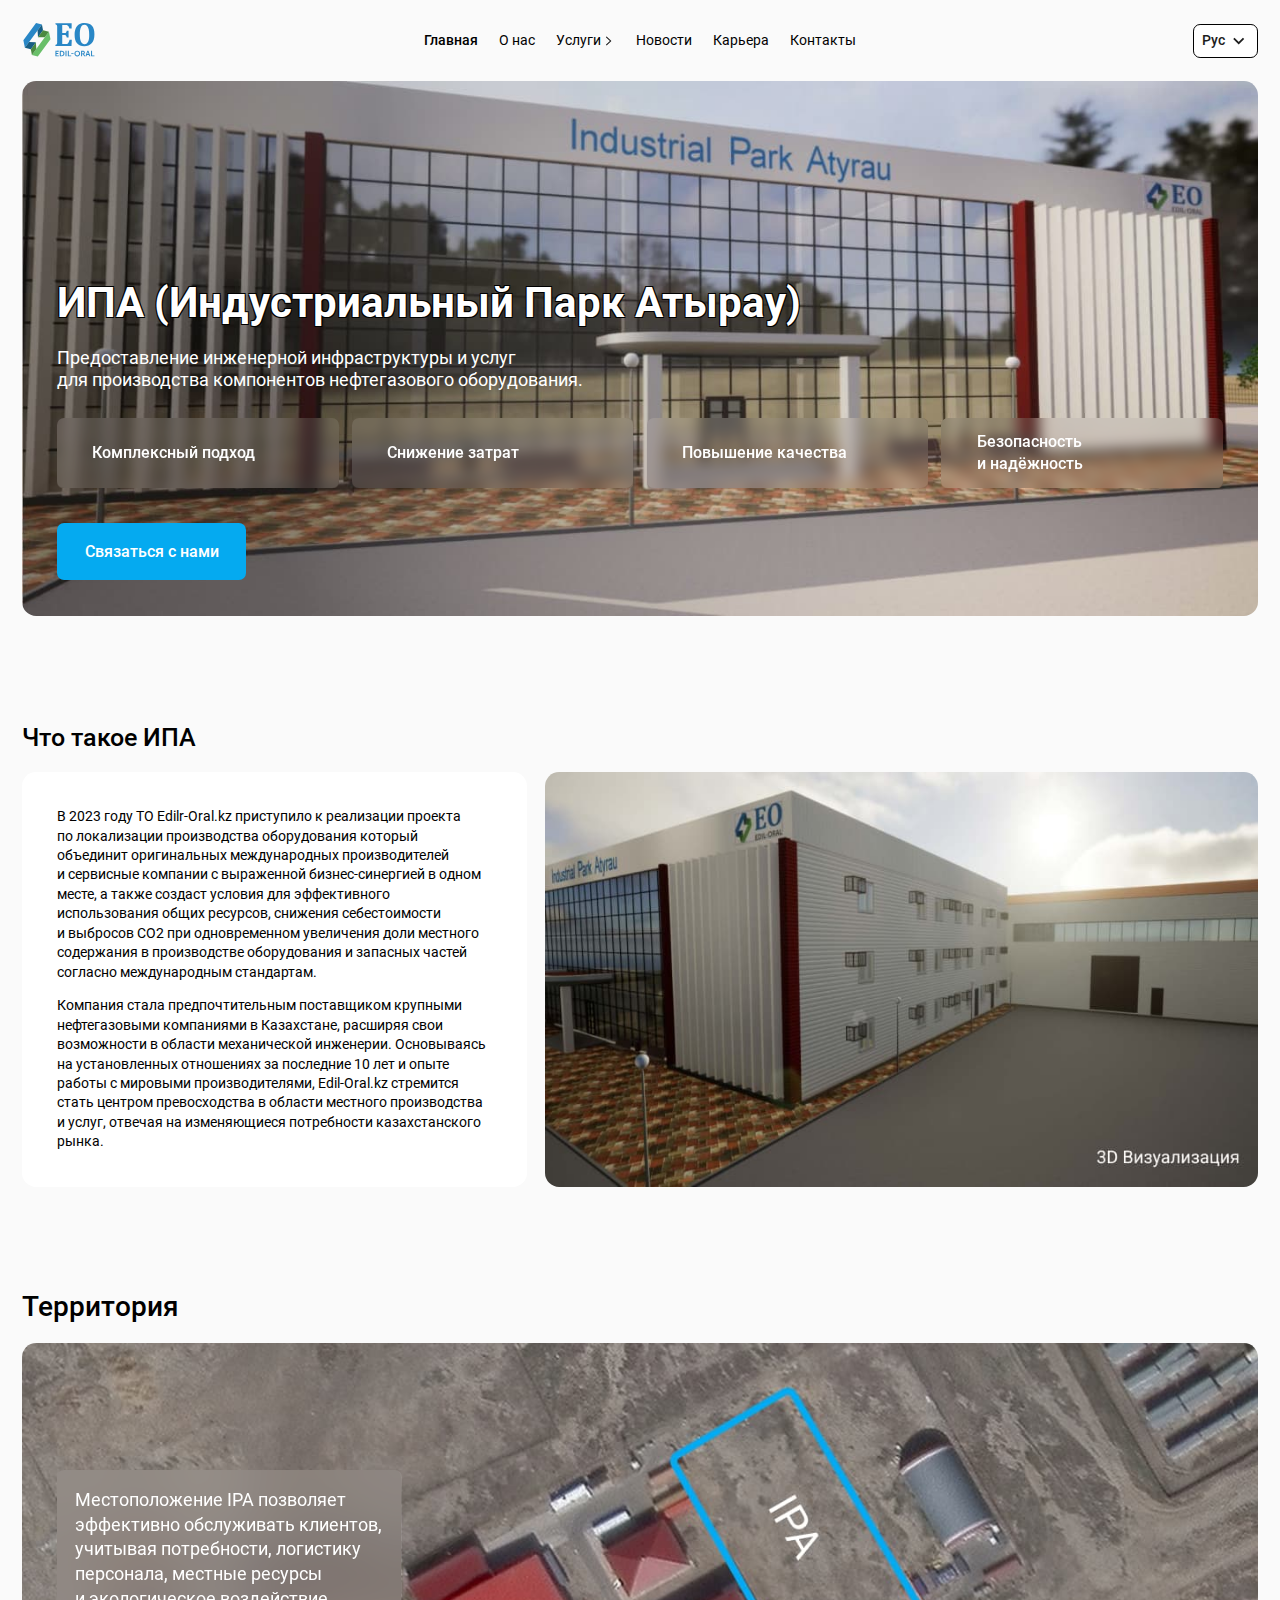
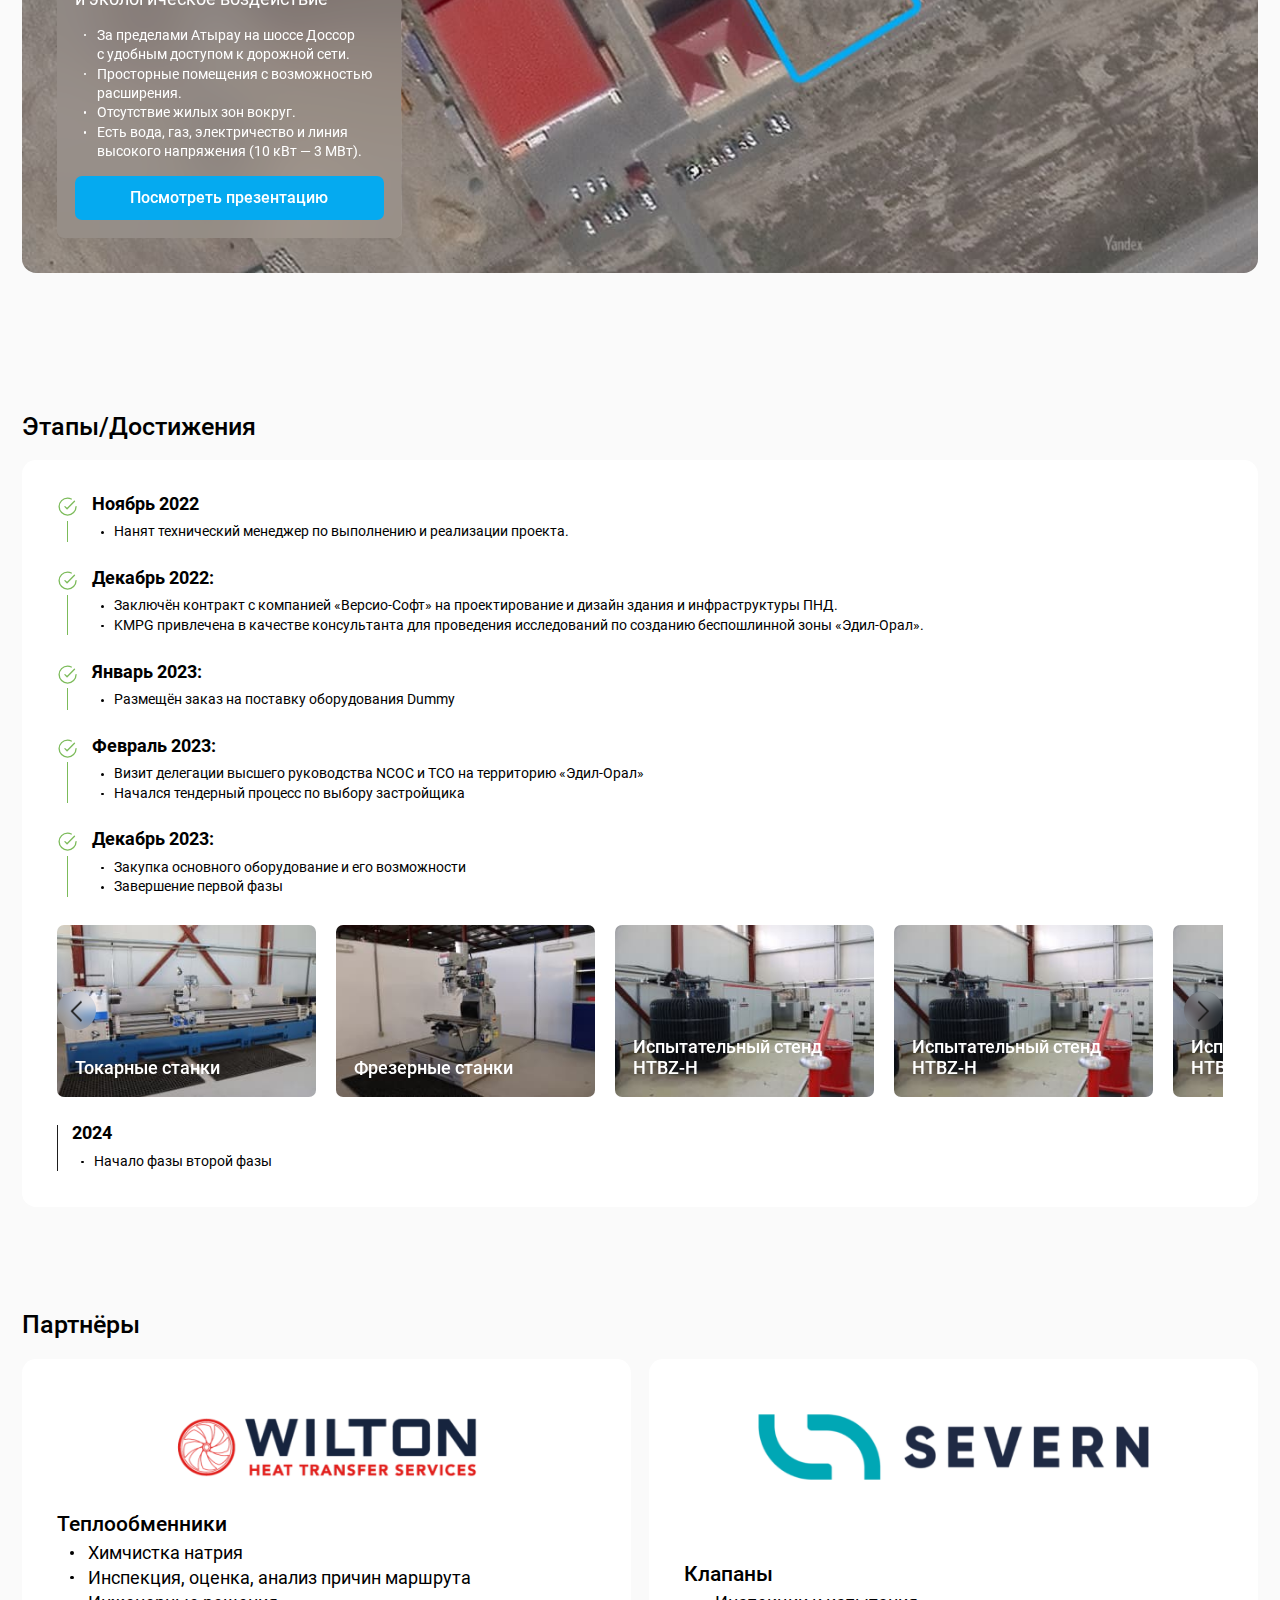
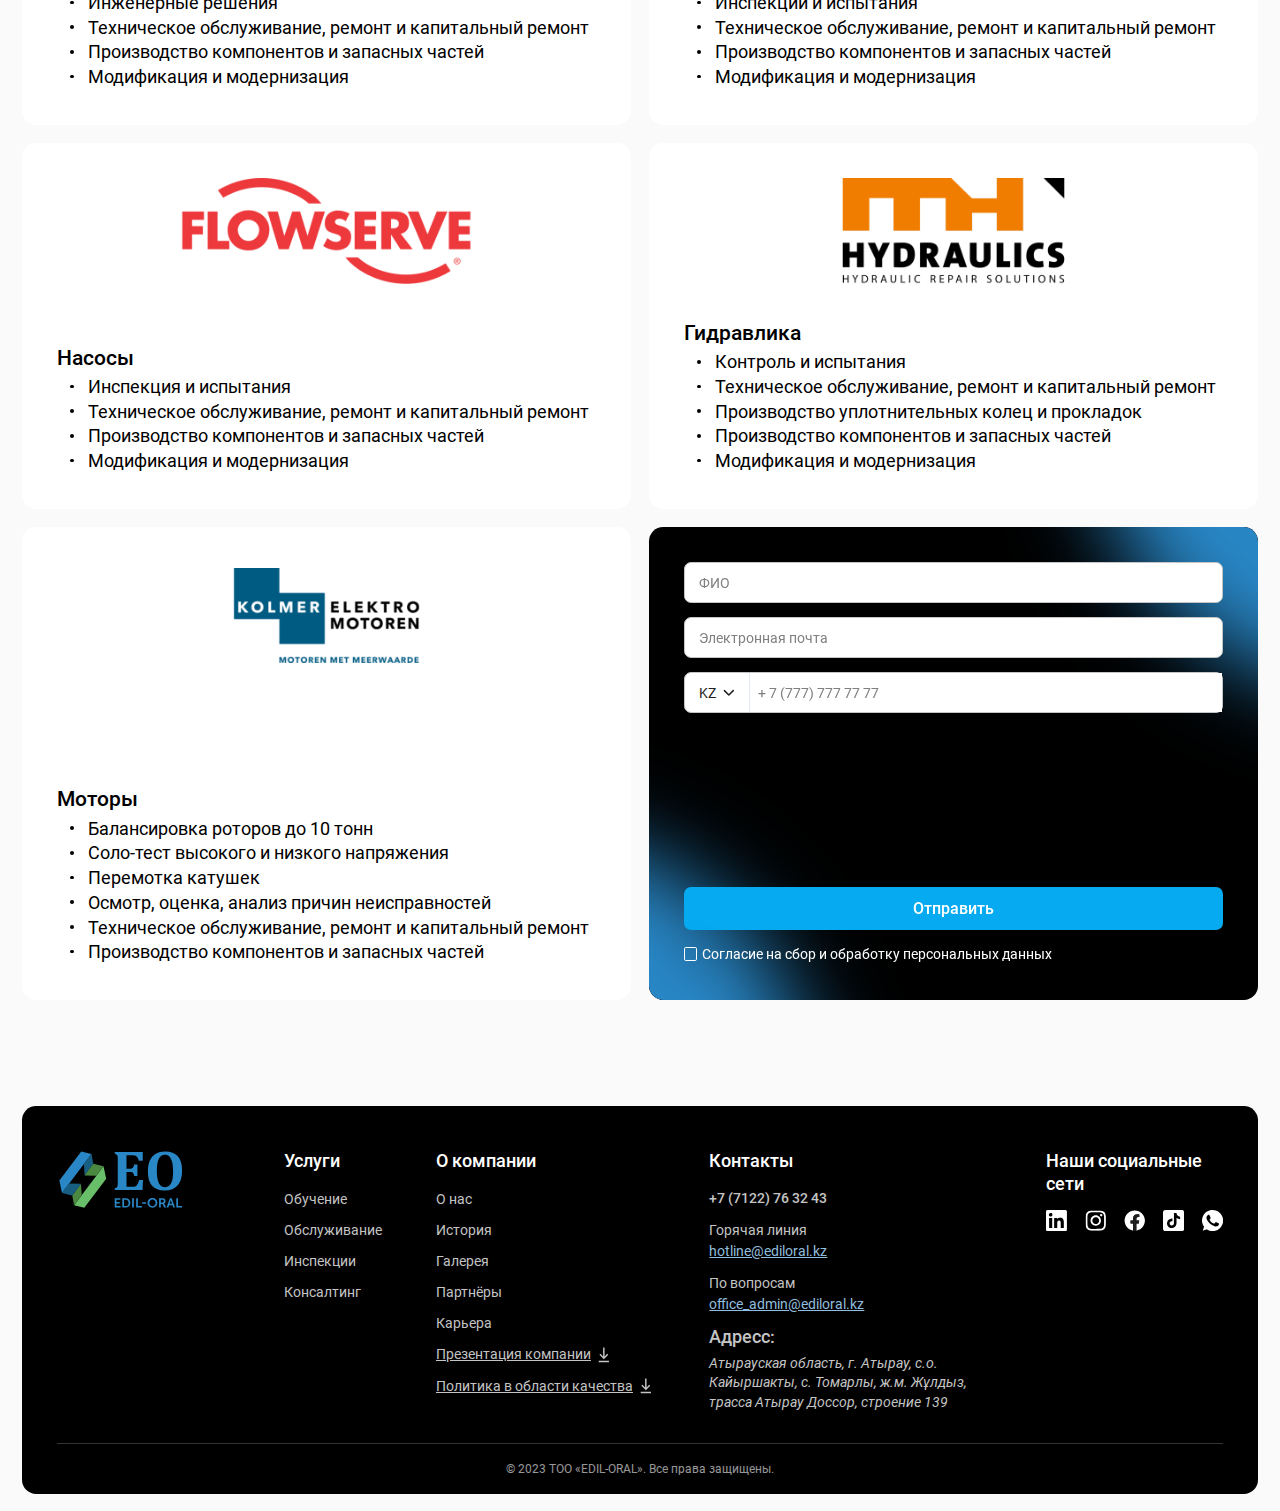
<file: ipa.html>
<!DOCTYPE html>
<html lang="ru">

<head>
    <meta charset="UTF-8">
    <meta http-equiv="X-UA-Compatible" content="IE=edge">
    <meta name="viewport" content="width=device-width, initial-scale=1.0">
    <title>Ipa</title>
    <link rel="stylesheet" href="css/fancybox.css">
    <link rel="stylesheet" href="css/swiper.css">
    <link rel="stylesheet" href="css/style.min.css">
</head>

<body>

    <header class="header">
        <div class="container">
            <div class="header__inner">
                <a class="header__logo logo" href="#">
                    <img class="logo__img" src="images/logo.svg" alt="logo">
                </a>
                <div class="header__wrapper">
                    <nav class="header__menu menu">
                        <ul class="menu__list menu-list">
                            <li class="menu-list__item">
                                <a class="menu-list__link menu-list__link--active" href="#">
                                    Главная
                                </a>
                            </li>
                            <li class="menu-list__item">
                                <a class="menu-list__link" href="#">
                                    О нас
                                </a>
                            </li>
                            <li class="menu-list__item menu-list__item--sublist">
                                <div class="menu-list__point">
                                    <span>
                                        Услуги
                                    </span>
                                    <svg width="13" height="24" viewBox="0 0 13 24" fill="none"
                                        xmlns="http://www.w3.org/2000/svg">
                                        <g clip-path="url(#clip0_2426_5670)">
                                            <path fill-rule="evenodd" clip-rule="evenodd"
                                                d="M9.36126 11.6842C9.54625 11.8586 9.54625 12.1414 9.36126 12.3158L4.53192 16.8692C4.34693 17.0436 4.04705 17.0436 3.86207 16.8692L3.63874 16.6586C3.45375 16.4842 3.45375 16.2015 3.63874 16.027L7.90983 12L3.63874 7.97295C3.45375 7.79854 3.45375 7.5158 3.63874 7.34138L3.86207 7.13081C4.04705 6.9564 4.34693 6.9564 4.53192 7.13081L9.36126 11.6842Z"
                                                fill="#1E1E1E" />
                                        </g>
                                        <defs>
                                            <clipPath id="clip0_2426_5670">
                                                <rect width="24" height="12" fill="white"
                                                    transform="translate(0.5 24) rotate(-90)" />
                                            </clipPath>
                                        </defs>
                                    </svg>
                                </div>
                                <ul class="menu-list__sublist menu-sublist">
                                    <li class="menu-sublist__item">
                                        <a class="menu-sublist__link" href="#">
                                            Услуга 1
                                        </a>
                                    </li>
                                    <li class="menu-sublist__item">
                                        <a class="menu-sublist__link" href="#">
                                            Услуга 2
                                        </a>
                                    </li>
                                    <li class="menu-sublist__item">
                                        <a class="menu-sublist__link" href="#">
                                            Услуга 3
                                        </a>
                                    </li>
                                </ul>
                            </li>
                            <li class="menu-list__item">
                                <a class="menu-list__link" href="#">
                                    Новости
                                </a>
                            </li>
                            <li class="menu-list__item">
                                <a class="menu-list__link" href="#">
                                    Карьера
                                </a>
                            </li>
                            <li class="menu-list__item">
                                <a class="menu-list__link" href="#">
                                    Контакты
                                </a>
                            </li>
                        </ul>
                    </nav>
                    <div class="header__lang lang">
                        <div class="lang__inner">
                            <div class="lang__text">
                                Выбрать язык
                                <span>
                                    / Изменить
                                </span>
                            </div>
                            <div class="lang__current">
                                <span>
                                    Рус
                                </span>
                                <svg width="22" height="22" viewBox="0 0 22 22" fill="none"
                                    xmlns="http://www.w3.org/2000/svg">
                                    <path d="M16.5 8.25L11 13.75L5.5 8.25" stroke="#1E1E1E" stroke-width="2" />
                                </svg>
                            </div>
                        </div>
                        <ul class="lang__list lang-list">
                            <li class="lang-list__item">
                                <a class="lang-list__link" href="#">
                                    <span>
                                        Рус
                                    </span>
                                    <?xml version="1.0" encoding="UTF-8"?><svg xmlns="http://www.w3.org/2000/svg"
                                        viewBox="0 0 9 6" width="900" height="600">
                                        <rect fill="#fff" width="9" height="3" />
                                        <rect fill="#d52b1e" y="3" width="9" height="3" />
                                        <rect fill="#0039a6" y="2" width="9" height="2" />
                                    </svg>
                                </a>
                            </li>
                            <li class="lang-list__item">
                                <a class="lang-list__link" href="#">
                                    <span>
                                        Кз
                                    </span>
                                    <?xml version="1.0" encoding="utf-8"?>
                                    <svg width="800px" height="800px" viewBox="0 0 36 36"
                                        xmlns="http://www.w3.org/2000/svg" xmlns:xlink="http://www.w3.org/1999/xlink"
                                        aria-hidden="true" role="img" class="iconify iconify--twemoji"
                                        preserveAspectRatio="xMidYMid meet">

                                        <path fill="#00AFCA"
                                            d="M36 27a4 4 0 0 1-4 4H4a4 4 0 0 1-4-4V9a4 4 0 0 1 4-4h28a4 4 0 0 1 4 4v18z">

                                        </path>

                                        <g fill="#FFCC4D">

                                            <circle cx="19.035" cy="16.513" r="2.865">

                                            </circle>

                                            <path
                                                d="M19.037 13.432c.17-.002.232-.109.232-.236c0-.17-.232-1.496-.232-1.496s-.236 1.326-.236 1.496c0 .127.064.236.236.236zm0 6.178c-.172.001-.236.108-.236.235c0 .171.236 1.479.236 1.479s.232-1.309.232-1.479c.001-.126-.062-.235-.232-.235zm-.801-.121c-.165-.042-.252.045-.285.168c-.044.164-.163 1.506-.163 1.506s.571-1.221.615-1.385c.034-.123-.001-.245-.167-.289zm1.6-5.968c.166.044.256-.044.289-.166c.044-.165.154-1.49.154-1.49s-.562 1.203-.607 1.369c-.033.122-.001.243.164.287zm-2.343 5.658c-.149-.083-.256-.022-.319.089c-.085.147-.547 1.412-.547 1.412s.867-1.031.952-1.178c.064-.111.063-.237-.086-.323zm3.089-5.351c.149.086.259.024.322-.086c.086-.148.535-1.398.535-1.398s-.856 1.017-.942 1.164c-.062.11-.062.235.085.32zm-3.727 4.862c-.122-.119-.241-.088-.331.002c-.12.121-.894 1.223-.894 1.223s1.105-.772 1.225-.891c.09-.09.122-.214 0-.334zm4.369-4.37c.122.121.243.09.333 0c.121-.12.879-1.213.879-1.213s-1.089.762-1.209.883c-.09.09-.123.21-.003.33zm-4.857 3.731c-.087-.146-.21-.146-.321-.083c-.148.085-1.18.949-1.18.949s1.267-.458 1.414-.543c.111-.064.173-.174.087-.323zm5.35-3.089c.087.149.213.15.322.087c.148-.086 1.163-.944 1.163-.944s-1.249.453-1.397.538c-.11.064-.172.171-.088.319zm-5.657 2.346c-.046-.164-.166-.196-.289-.164c-.164.044-1.385.612-1.385.612s1.342-.115 1.506-.159c.123-.034.212-.123.168-.289zm5.966-1.6c.046.166.166.2.289.167c.165-.044 1.368-.61 1.368-.61s-1.324.114-1.49.158c-.122.032-.211.121-.167.285zm-6.071.803c-.002-.17-.109-.232-.236-.232c-.17 0-1.496.232-1.496.232s1.326.236 1.496.236c.127 0 .236-.064.236-.236zm6.178 0c.001.172.108.236.235.236c.171 0 1.479-.236 1.479-.236s-1.309-.232-1.479-.232c-.127-.001-.235.062-.235.232zm-6.073-.797c.042-.165-.045-.252-.168-.285c-.164-.044-1.506-.163-1.506-.163s1.221.571 1.385.615c.123.033.245-.001.289-.167zm5.967 1.599c-.044.166.044.256.166.289c.165.044 1.49.154 1.49.154s-1.203-.563-1.369-.607c-.122-.032-.243-.001-.287.164zm-5.659-2.342c.083-.148.022-.256-.089-.319c-.147-.085-1.412-.547-1.412-.547s1.031.867 1.178.952c.111.064.237.062.323-.086zm5.351 3.089c-.086.149-.024.259.086.322c.147.086 1.398.535 1.398.535s-1.017-.855-1.164-.941c-.11-.063-.235-.063-.32.084zm-4.862-3.727c.119-.122.088-.241-.002-.331c-.121-.12-1.223-.894-1.223-.894s.772 1.105.891 1.225c.09.09.213.122.334 0zm4.37 4.369c-.121.122-.09.244 0 .333c.12.121 1.213.879 1.213.879s-.762-1.089-.883-1.21c-.09-.09-.21-.123-.33-.002zm-3.73-4.858c.145-.087.146-.21.083-.321c-.085-.147-.949-1.18-.949-1.18s.458 1.267.543 1.414c.063.111.174.173.323.087zm3.089 5.351c-.148.086-.15.211-.087.321c.086.148.944 1.163.944 1.163s-.453-1.25-.538-1.398c-.064-.109-.172-.172-.319-.086zm-2.347-5.658c.164-.046.196-.166.164-.289c-.044-.164-.612-1.385-.612-1.385s.115 1.342.159 1.506c.033.123.123.212.289.168zm1.6 5.967c-.166.046-.2.166-.167.289c.044.165.61 1.368.61 1.368s-.114-1.325-.158-1.489c-.032-.123-.121-.212-.285-.168z">

                                            </path>

                                        </g>

                                        <g fill="#FFCC4D">

                                            <path
                                                d="M21.846 23.645l-.037.016l-.041.006l-.031.006l-.057-.012l-.025-.01l-.023-.011l-.027-.017l-.045-.032l-.041-.033l-.023-.016l-.029-.012l-.02-.005h-.029l-.113.235l-.023.033l-.022.027l-.023.017l-.02.017l-.029.011h-.027l-.025-.011l-.035-.017l-.01-.017l-.012-.017l-.012-.022l-.012-.026l-.016-.083l-.033.027l-.031.039l-.062.094l-.037.049l-.039.038l-.021.023l-.027.017l-.027.012l-.033.01h-.016l-.029.006l-.027-.006l-.021-.01l-.064-.077l-.072-.077l-.049.077l-.057.065l-.027.027l-.025.027l-.027.022l-.051.028l-.027.006h-.027l-.023-.006l-.022-.012l-.016-.017l-.021-.026a2.5 2.5 0 0 0-.045-.121l-.006-.028l-.01-.021l-.012-.011h-.012l-.148.242l-.021.021l-.039.017l-.086.021h-.051l-.039-.011l-.012-.006l-.016-.017l-.004-.01v-.022l.02-.242l-.016.006l-.043.021a3.434 3.434 0 0 0-.115.126l-.049.061l-.061.051l-.057.043l-.032.018l-.066.01l-.027-.006l-.012-.004l-.011-.012l-.006-.017V24.1l.006-.07l.017-.111l-.011-.065l-.023-.038l-.033.049l-.054.071a4.69 4.69 0 0 1-.138.144a1.352 1.352 0 0 0-.077.055l-.06.021l-.012-.006h-.017l-.012-.01l-.004-.006l-.012-.017l-.004-.017v-.021l-.006-.028l.006-.208c-.1.068-.201.134-.303.197l-.038.017l-.043.022c-.041.01-.081.02-.121.032h-.04l-.037-.005l-.034-.012l.017-.044l.033-.077l.021-.032l.024-.033l.021-.033l.056-.055l.061-.043l.07-.045l.072-.033l.083-.027l.082-.021l.187-.033l.093-.012c.276-.016.553-.018.829-.016l.303-.017l.094-.011l.174-.033l.084-.023l.078-.032l.072-.033c.038-.03.077-.06.117-.088l.053-.062l-.057-.109l.045-.006l.043-.01l.045-.022l.037-.028l.016-.01l.018-.017l.012-.022l.012-.016l.004-.022v-.038l-.012-.022l.094-.017l.1-.011l.105-.006h.109c.153.006.305.015.457.027c.23.028.461.05.692.072l.207.011v.076l-.004.034l-.012.032l-.01.033l-.012.027l-.016.022c-.019.022-.04.044-.061.065l-.049.032l-.053.022l-.053.012l-.061.011l-.117-.011l-.061-.017l-.053-.028l-.057-.027l-.043-.039l-.043-.043v.094c-.008.061-.018.121-.027.182l-.021.057l-.012.023l-.016.016l-.012.017l-.014.01m-4.418-.517l.125.055a1.45 1.45 0 0 1 .077-.06l.049-.026l.044-.028l.165-.066l.142-.066l.072-.027l.122-.065l.049-.034c.124-.081.249-.161.374-.24l.109-.077l.083-.066c.082-.074.162-.149.242-.225l.033-.022l.038-.022a3.49 3.49 0 0 1 .138-.066l.093-.032c.186-.051.375-.091.565-.121c.194-.023.388-.049.582-.071l.258-.044c.064-.018.128-.034.193-.049l.066-.083l.106-.115l.072-.071l.08-.067l.094-.071l.109-.072l.166-.098c.119-.06.237-.12.355-.182c.21-.098.417-.202.623-.308l.098-.066l.027-.083l.039-.081l.049-.083l.127-.17c.058-.062.114-.124.17-.188c.068-.066.138-.13.209-.192l.106-.087l.053-.039l.057-.038c.04-.023.08-.045.121-.066l.061-.028l.059-.021l.129-.034l.064-.004l.061-.006l.064.006l.061.01l-.004.066l-.016.065l-.049.138l-.041.071l-.049.072l-.06.076l-.072.077l.057-.006l.049-.011l.039-.012l.037-.016l.072-.022l.103-.011l.006.039v.038l-.006.038l-.01.033l-.016.033l-.023.033l-.021.026l-.027.028a7.797 7.797 0 0 1-.231.214l.065.006c.048.015.096.03.145.043l.053.012l-.064.05a5.026 5.026 0 0 1-.154.099l-.176.099l-.088.055l-.088.061l-.082.066l.037.005l.051.022l.022.006l.021.011l.018.005l.016-.005l-.109.061a7.605 7.605 0 0 0-.203.099l-.084.05l-.016.017l-.01.017l-.012.016l.004.022l.012.017l.021.016l.02.018l-.008.021l-.012.018l-.021.016l-.02.017l-.053.026l-.064.028l-.125.044l-.078.039l.109.109l-.039.038l-.037.028l-.033.017l-.039.016l-.076.011h-.108l.012.05l.016.049l.023.111a4.474 4.474 0 0 1-.209.153l-.127.082l-.141.082l-.084.039l-.082.038a4.68 4.68 0 0 1-.281.099l-.213.045l-.117.017c.127.004.254.006.381.005l.312-.033l.137-.027l.121-.033c.08-.027.158-.057.236-.088l.152-.07l.15-.083l.141-.089l.15-.087l-.09-.044l-.086-.027l-.041-.019c-.031-.015-.062-.03-.094-.043l-.051-.028l.043-.032l.053-.022l.057-.021c.066-.016.133-.031.199-.045c.086-.009.172-.02.258-.032l.109-.011l.084-.021l.022-.012l.016-.017l-.004-.006l-.012-.011l-.016-.006l-.021-.01l-.061-.012l-.078-.011l-.076-.006l-.076-.011l-.068-.017l-.041-.017l.537-.12l.094-.028c.041-.015.081-.032.121-.049l.053-.034l.023-.021l-.006-.005l-.01-.012l-.051-.011l-.07-.006h-.084c-.057-.004-.113-.008-.17-.01l-.07-.012l-.045-.011l.078-.032c.116-.036.234-.069.352-.1c.067-.023.135-.046.203-.066l.104-.044l.049-.027l.045-.027l.016-.017l.017-.022l.016-.016l.006-.017l-.006-.017l-.016-.012l-.017-.004h-.152l-.072.004h-.098l-.029-.004l-.019-.012l-.024-.011c.2-.132.402-.263.605-.391l.158-.11a3.25 3.25 0 0 0 .125-.109l.049-.055l.045-.055l.033-.06l.027-.06l.016-.067v-.071h-.037l-.039.006l-.086.032a5.447 5.447 0 0 1-.232.138l-.043.028l-.051.021l-.049.017l-.045.011l-.043.006H24.5l-.043-.017l.133-.099c.107-.091.213-.183.318-.275a9.94 9.94 0 0 0 .34-.341l.158-.176c.047-.062.095-.122.144-.182c.039-.056.078-.113.115-.17l.012-.021l.004-.017l-.004-.023l-.006-.016l-.006-.018l-.016-.011l-.017-.017l-.016-.006l-.021-.01l-.024-.006h-.043l-.021.006l-.029.004l-.016.018l-.023.017c-.112.112-.223.226-.332.341l-.133.126a19.54 19.54 0 0 1-.264.226a3.428 3.428 0 0 1-.127.082l-.121.061l.037-.033c.04-.038.079-.076.117-.115c.141-.162.276-.33.406-.5l.254-.357l.068-.12l.068-.11l.055-.1l.043-.094l.027-.076l.006-.027v-.044l-.006-.017l-.02-.033l-.012-.011l-.018-.005l-.031-.018l-.041-.011h-.075l-.021.006l-.016.005l-.023.012l-.016.016l-.045.039a4.24 4.24 0 0 0-.143.182c-.11.172-.226.34-.346.505l-.139.165l-.07.072l-.076.066l.098-.183l.154-.323l.1-.236l.043-.121l.076-.248c.019-.08.036-.16.051-.241c.007-.075.013-.15.018-.226l-.008-.055l-.004-.049l-.006-.051l-.016-.064l-.012-.018l-.027-.027l-.037-.016l-.041-.012h-.037l-.035.006l-.01.006l-.016.004l-.006.012c-.099.312-.174.63-.26.945c-.032.088-.064.176-.098.264l-.082.159l-.051.071l.033-.158c.016-.092.03-.183.043-.275l.023-.226l.006-.094a3.445 3.445 0 0 0-.012-.143l-.01-.055l-.016-.044l-.023-.033l-.012-.011l-.033-.011l-.016-.006h-.018l-.016.006l-.045.011l-.043.022c-.034.17-.075.339-.121.506a6.14 6.14 0 0 1-.23.62a7.493 7.493 0 0 1-.188.368l-.121.209l-.131.197a8.785 8.785 0 0 1-.273.362c-.092.104-.186.206-.281.308c-.099.097-.2.193-.303.287c-.106.088-.213.173-.322.257a7.463 7.463 0 0 1-.408.275l-.242.142l-.385.177l-.396.142l-.328.1l-.34.076l-.17.028l-.348.044l-.176.011l-.017.006l-.017.005l-.033.018l-.037.026a4.543 4.543 0 0 0-.127.115l-.088.089l-.319.356l-.121.121l-.142.109l-.056.038l-.055.034l-.12.055c-.186.076-.375.145-.562.22l-.049.027l-.044.023l-.032.021l-.061.061l-.017.027l-.012.027l-.004.039v.028">

                                            </path>

                                            <path
                                                d="M19.441 23.375l.092.012l.045.017l.01.005v.006h-.01l-.012.005l-.088.017h-.07l-.23-.017l-.583-.011c-.154.002-.308.006-.462.011c-.136.01-.271.021-.407.033l-.105.017l-.093.021c-.022.008-.043.016-.065.022l-.028.012l-.022.017l.01-.056l.024-.056l-.077.022l-.066.033l-.026.017l-.023.022l-.017.026l-.004.028l-.016-.038l-.012-.034a.808.808 0 0 0-.012-.071c.006-.029.012-.058.016-.087l.018-.028l.01-.022l.023-.026l.044-.044l.06-.039l.068-.038a.503.503 0 0 0 .114.049a.322.322 0 0 0 .117-.011c.061.054.219.043.241-.055a.24.24 0 0 0 0-.11l.066-.005l.077-.012l.17-.044l.089-.017l.082-.021l.077-.011l.065-.006l-.027.023l-.143.109l-.054.038l.07.018l.061.011l-.13.148l-.034.044l.043.017l.044.012l.05.011h.099l.098-.022l.039-.023l.045.023l.044.017c.028.008.057.016.086.022c.068.007.136.015.205.021h.414m-.501-1.672l-.049.099l-.056.127a2.618 2.618 0 0 0-.081.158l-.028.028l-.065-.055l-.072-.05l-.077-.039l-.081-.032l-.177-.045l-.087-.016a6.75 6.75 0 0 0-.286-.027a5.971 5.971 0 0 1-.379-.018l-.176-.021l-.099-.017l-.093-.021l-.098-.034l-.083-.043l-.061-.04l-.126-.093c-.184-.173-.366-.348-.555-.517l-.109-.076l-.05-.022l-.052-.016l-.093-.021a4.505 4.505 0 0 0-.164-.055a4.336 4.336 0 0 0-.155-.071a3.155 3.155 0 0 1-.263-.182l-.055-.051l-.109-.109l-.105-.115c-.173-.211-.336-.429-.505-.643a9.824 9.824 0 0 0-.247-.253l-.071-.065l-.072-.06l-.158-.115l-.016.005l-.018.017l-.017.022c-.01.025-.018.051-.026.077l-.006.022l-.04-.018l-.033-.017l-.04-.017l-.033-.011h-.071l-.039.011l-.038.017c.03.038.059.076.087.115l.049.077l.089.17l.032.083l.012.044l.012.033l.005.038v.032h-.296l.043.066c.033.045.068.089.103.132l.182.182l.061.049l.056.039a3.445 3.445 0 0 1-.143.012l-.144.016l.049.045c.043.03.085.061.127.093l.071.049l.072.044l.071.039l.066.022l.061.016l.049.011l.016.006l.012.012l.004.005v.021l-.016.045l-.004.032l-.007.022v.016l.007.028l.004.022l.012.01l.016.012l.021.011l.028.006l.056.022l.027.01l.022.017l.005.006v.011l-.005.006l-.044.032l-.022.022l-.022.027v.023l-.005.022l.011.059l.192.066l.044.01l.044.018l.033.017l.028.017l-.182.143l.049.044l.061.033l.077.038c.055.02.11.038.166.056l.082.016l.072.017h.065l-.061.044l-.077.049l-.082.045l-.061.044l.055.038c.167.086.338.166.512.237c.304.124.615.232.928.329c.07.017.139.035.208.055l.088.017l-.177-.017a7.468 7.468 0 0 1-.329-.05l-.154-.033l-.303-.087l-.142-.05c-.38-.148-.751-.318-1.132-.462l.028-.016l.077-.028l.049-.011c.067-.02.132-.042.198-.066a7.444 7.444 0 0 1-.391-.07a4.739 4.739 0 0 0-.203-.061l-.039-.017l-.033-.017l-.027-.018l-.018-.016v-.005l.006-.006l.017-.006l.016-.011l.044-.017l.192-.056l.111-.038c-.159-.03-.319-.057-.479-.082l-.077-.018l-.061-.021l-.022-.012l-.021-.017l-.018-.01l-.011-.018l.017-.011l.049-.011c.051-.008.103-.017.154-.027l.088-.011c.05-.014.099-.029.148-.045l.023-.016l.022-.018l-.087-.033l-.056-.01l-.055-.012l-.252-.033l-.066-.016l-.061-.012l-.121-.043l-.056-.028l-.045-.032l-.044-.039l-.033-.049l.012-.006l.021-.006h.028l.044.006l.209.011l.122.012h.153l.043-.006l.034-.011l.022-.012a9.196 9.196 0 0 1-.308-.132a6.414 6.414 0 0 0-.204-.099l-.208-.109l-.099-.061a7.586 7.586 0 0 1-.181-.132l-.077-.066l-.034-.038l-.034-.033l-.021-.033l-.023-.039l-.022-.032l-.012-.038l-.009-.071h.037l.044.005l.044.018l.044.016l.087.055l.099.055l.044.028l.049.026l.049.022l.044.017l.049.012l.044.005h.05l.043-.017l-.13-.1a13.893 13.893 0 0 1-.319-.273a8.748 8.748 0 0 1-.501-.518l-.07-.093l-.072-.088a7.298 7.298 0 0 1-.116-.171l-.01-.022v-.038l.005-.017l.005-.016l.017-.011l.016-.017l.018-.012l.021-.006l.022-.004h.044l.027.004l.024.006l.021.017c.119.118.236.237.351.358c.127.122.259.24.396.352l.126.081l.065.034l.061.021l-.043-.027l-.115-.115c-.141-.162-.275-.33-.407-.5a10.5 10.5 0 0 1-.171-.242a7.343 7.343 0 0 0-.154-.236a5.403 5.403 0 0 1-.121-.209a5.052 5.052 0 0 0-.07-.17l-.007-.027v-.045l.007-.016l.021-.033l.012-.012l.017-.01l.071-.023h.077l.022.005l.016.006l.022.012l.061.055l.143.182c.112.172.23.34.352.505l.13.165l.072.071l.077.066a13.15 13.15 0 0 1-.252-.504a9.786 9.786 0 0 1-.099-.236l-.044-.121a4.433 4.433 0 0 0-.077-.248l-.027-.121l-.02-.123l-.012-.115l-.005-.109l.005-.055l.007-.05l.005-.05l.011-.049l.011-.018l.006-.016l.016-.018l.011-.01l.038-.017l.039-.01h.038l.033.006l.016.004l.012.006l.006.012l.006.016c.094.307.171.619.252.93c.032.087.065.173.1.258l.038.082l.044.077l.049.077l-.032-.16a5.974 5.974 0 0 0-.044-.273a8.572 8.572 0 0 1-.027-.319l.011-.143l.011-.056l.017-.043l.022-.033l.011-.012l.016-.011l.016-.005h.05l.045.016l.043.022l.077.346c.028.105.059.21.093.313c.056.157.117.313.182.467l.077.159l.11.21l.12.208l.133.198l.142.197l.133.165c.092.104.185.207.28.308c.099.097.2.192.303.285l.159.133c.146.114.296.222.451.324c.121.072.244.142.368.209l.378.182c.192.076.386.146.582.208c.192.051.387.095.583.132c.263.042.533.067.804.078">

                                            </path>
                                        </g>
                                        <g fill="#FFCC4D">
                                            <path
                                                d="M3.457 28.522s-.237.197-.317.098c-.129-.16.397-.959.397-1.241c0-.461-.309-.589-.689-.654c-.256-.044-.671.019-.671.019c.078.105.129.138.261.144a.554.554 0 0 0-.296.501c0 .396.164.56.164 1.009c0 .249-.204.565-.204.565c.36-.036.54-.369.438-.637a.174.174 0 0 1 .154.047c.026-.073-.015-.16-.071-.233c.045-.023.078-.009.149.005c-.007-.076-.053-.156-.164-.232c.324.083.523-.142.523-.378c0-.18-.125-.308-.248-.308a.256.256 0 0 0-.131.041c-.023-.048-.011-.114.012-.163c-.089.023-.146.076-.105.188a.22.22 0 0 0-.161.074a.192.192 0 0 0 .161.072c-.05.104.006.163.087.209c0 0-.052-.209.081-.209c.06 0 .114.021.114.108c0 .075-.067.181-.221.175c-.155-.007-.28-.107-.28-.352c0-.229.183-.342.424-.349c.218-.007.382.111.382.336c0 .298-.432.98-.432 1.246c0 .2.179.311.355.311c.228 0 .42-.226.42-.226l-.132-.166zm-.05-5.402c0-.498.448-.755.8-.755c.474 0 .727.284.727.654c0 .212-.039.344-.136.545l-1.087 2.257a.67.67 0 0 0-.051.3c0 .202.197.368.403.373c.187.005.392-.175.392-.38c0-.249-.128-.359-.261-.359c-.163 0-.228.066-.228.181c0 .081.039.115.094.115c.14 0 .101-.188.101-.188a.13.13 0 0 1 .094.176a.247.247 0 0 1 .135.079a.248.248 0 0 1-.135.074c.033.108-.011.161-.105.184a.193.193 0 0 0 .013-.116c-.149.042-.377-.024-.377-.282c0-.256.177-.471.51-.418c-.08-.036-.119-.113-.127-.201c.06.025.127.028.127.028c-.039-.068-.093-.127-.091-.263c.062.029.119.08.198.047c-.124-.243.028-.577.416-.658a.8.8 0 0 0-.211.524c0 .58.162.676.162 1.078a.596.596 0 0 1-.258.474v-.007c.112.03.185.087.227.162c-.259.073-.636.072-.837-.007a.62.62 0 0 1-.443-.295a.897.897 0 0 1 0-.714c.154-.321.88-1.86 1.106-2.345a.77.77 0 0 0 .077-.33c0-.295-.271-.399-.425-.399c-.185 0-.373.142-.373.316c0 .112.061.178.147.178c.209 0 .196-.177.154-.289c.129.06.205.162.184.272c.074.01.144.045.208.117c-.051.066-.113.114-.208.115c.042.17-.072.242-.184.281c.035-.124.058-.269-.154-.269c-.155 0-.277-.027-.348-.128c-.005.135-.018.665-.018.665c-.008.2.267.194.442.135c-.067.23-.202.355-.517.323a.247.247 0 0 1 .158.241c0 .188-.152.395-.251.457l-.05-1.948z">

                                            </path>
                                            <path
                                                d="M3.506 23.12c0-.498-.448-.755-.8-.755c-.474 0-.727.284-.727.654c0 .212.039.344.136.545l1.087 2.257a.67.67 0 0 1 .05.3c0 .202-.197.368-.402.373c-.188.005-.392-.175-.392-.38c0-.249.128-.359.261-.359c.163 0 .228.066.228.181c0 .081-.039.115-.094.115c-.14 0-.101-.188-.101-.188a.13.13 0 0 0-.094.176a.247.247 0 0 0-.135.079a.248.248 0 0 0 .135.074c-.032.108.012.161.106.183a.193.193 0 0 1-.013-.116c.149.042.377-.024.377-.282c0-.256-.177-.471-.509-.418c.079-.036.119-.113.126-.201a.423.423 0 0 1-.126.028c.038-.068.092-.127.09-.263c-.062.029-.118.08-.198.047c.124-.243-.028-.577-.416-.658a.8.8 0 0 1 .211.524c0 .58-.161.676-.161 1.078c0 .168.087.351.258.474v-.007a.343.343 0 0 0-.227.162c.259.073.635.072.837-.007a.62.62 0 0 0 .443-.295a.897.897 0 0 0 0-.714c-.154-.321-.88-1.86-1.106-2.345a.77.77 0 0 1-.077-.33c0-.295.271-.399.425-.399c.185 0 .373.142.373.316c0 .112-.061.178-.147.178c-.209 0-.196-.177-.155-.289c-.129.06-.205.162-.184.272a.337.337 0 0 0-.208.117c.051.066.113.114.208.115c-.042.17.072.242.184.281c-.035-.124-.058-.269.155-.269c.155 0 .277-.027.348-.128l.018.665c.008.2-.268.194-.443.135c.066.229.202.354.516.322a.247.247 0 0 0-.158.241c0 .188.151.395.251.457l.05-1.946zm-.049 5.402s.237.197.317.098c.129-.16-.397-.959-.397-1.241c0-.461.309-.589.689-.654c.256-.044.672.019.672.019c-.079.105-.129.138-.261.144a.555.555 0 0 1 .296.501c0 .396-.164.56-.164 1.009c0 .249.204.565.204.565c-.36-.036-.54-.369-.438-.637a.176.176 0 0 0-.154.047c-.026-.073.016-.16.071-.233c-.045-.023-.078-.009-.149.005c.007-.076.052-.156.164-.232c-.324.083-.523-.142-.523-.378c0-.18.125-.308.248-.308c.04 0 .098.017.131.041c.023-.048.011-.114-.013-.163c.09.023.146.076.106.188a.221.221 0 0 1 .161.074a.192.192 0 0 1-.161.072c.05.104-.006.163-.087.209c0 0 .052-.209-.081-.209c-.06 0-.114.021-.114.108c0 .075.067.181.221.175c.154-.007.279-.107.279-.352c0-.229-.183-.342-.424-.349c-.218-.007-.382.111-.382.336c0 .298.432.98.432 1.246c0 .2-.179.311-.355.311c-.228 0-.42-.226-.42-.226l.132-.166zm-.05-14.145c0-.5.448-.756.8-.756c.474 0 .727.284.727.655c0 .211-.039.343-.136.544l-1.087 2.258a.664.664 0 0 0-.051.299c0 .203.197.368.403.374c.187.004.392-.176.392-.38c0-.248-.128-.359-.261-.359c-.163 0-.228.067-.228.182c0 .079.039.114.094.114c.14 0 .101-.188.101-.188a.129.129 0 0 1 .094.174a.25.25 0 0 1 .135.08a.255.255 0 0 1-.135.075c.033.108-.011.16-.105.183a.192.192 0 0 0 .013-.116c-.149.042-.377-.024-.377-.282c0-.255.177-.47.51-.417c-.08-.038-.119-.115-.127-.201c.06.024.127.026.127.026c-.039-.068-.093-.127-.091-.262c.062.028.119.08.198.047c-.124-.244.028-.579.416-.658a.804.804 0 0 0-.211.524c0 .579.162.676.162 1.079c0 .168-.087.35-.258.474v-.007c.11.03.182.085.225.161c-.259.074-.636.072-.837-.007a.623.623 0 0 1-.443-.295a.892.892 0 0 1 0-.712c.154-.322.88-1.861 1.106-2.346a.787.787 0 0 0 .077-.33c0-.296-.271-.4-.425-.4c-.185 0-.373.141-.373.315c0 .112.061.179.147.179c.209 0 .196-.178.154-.289c.129.058.205.162.184.272c.074.01.144.044.208.118c-.051.064-.113.112-.208.114c.042.171-.072.243-.184.282c.035-.124.058-.268-.154-.268c-.155 0-.277-.027-.348-.127c-.005.134-.018.665-.018.665c-.008.199.267.194.442.134c-.065.23-.2.354-.515.322a.248.248 0 0 1 .158.242c0 .187-.152.395-.251.456l-.05-1.948z">

                                            </path>
                                            <path
                                                d="M3.506 14.377c0-.5-.448-.756-.8-.756c-.474 0-.727.284-.727.655c0 .211.039.343.136.544l1.087 2.258c.038.079.05.168.05.299c0 .203-.197.368-.402.374c-.188.004-.392-.176-.392-.38c0-.248.128-.359.261-.359c.163 0 .228.067.228.182c0 .079-.039.114-.094.114c-.14 0-.101-.188-.101-.188a.128.128 0 0 0-.094.174a.25.25 0 0 0-.135.08a.255.255 0 0 0 .135.075c-.032.108.011.16.105.183a.192.192 0 0 1-.013-.116c.149.042.377-.024.377-.282c0-.255-.177-.47-.509-.417c.079-.038.119-.115.126-.201c-.06.024-.126.026-.126.026c.038-.068.092-.127.09-.262c-.062.028-.118.08-.198.047c.124-.244-.028-.579-.416-.658a.804.804 0 0 1 .211.524c0 .579-.161.676-.161 1.079c0 .168.087.35.258.474v-.007c-.111.03-.184.085-.225.161c.259.074.635.072.837-.007a.623.623 0 0 0 .443-.295a.892.892 0 0 0 0-.712c-.154-.322-.88-1.861-1.106-2.346a.768.768 0 0 1-.077-.329c0-.296.271-.4.425-.4c.185 0 .373.141.373.315c0 .112-.061.179-.147.179c-.209 0-.196-.178-.155-.289c-.129.058-.205.162-.184.272a.33.33 0 0 0-.208.118c.051.064.113.112.208.114c-.042.171.072.243.184.282c-.035-.124-.058-.268.155-.268c.155 0 .277-.027.348-.127l.017.663c.008.199-.268.194-.443.134c.066.23.202.354.516.323a.248.248 0 0 0-.158.242c0 .187.151.395.251.456l.05-1.948z">

                                            </path>
                                            <path
                                                d="M3.506 12.879c0 .499-.448.756-.8.756c-.474 0-.727-.284-.727-.656c0-.21.039-.342.136-.544l1.087-2.258a.666.666 0 0 0 .05-.299c0-.202-.197-.368-.402-.373c-.188-.004-.392.175-.392.38c0 .249.128.359.261.359c.163 0 .228-.067.228-.182c0-.08-.039-.114-.094-.114c-.14 0-.101.188-.101.188a.129.129 0 0 1-.094-.175a.237.237 0 0 1-.135-.079a.26.26 0 0 1 .135-.074c-.032-.108.012-.16.106-.183a.192.192 0 0 0-.013.116c.149-.042.377.026.377.282c0 .255-.177.47-.509.417c.079.038.119.115.126.201a.46.46 0 0 0-.126-.026c.038.068.092.127.09.262c-.062-.028-.118-.08-.198-.047c.124.244-.028.579-.416.659a.807.807 0 0 0 .211-.525c0-.578-.161-.676-.161-1.078c0-.168.087-.35.258-.474v.007a.344.344 0 0 1-.226-.163c.259-.073.635-.072.837.008a.62.62 0 0 1 .443.296a.891.891 0 0 1 0 .712c-.154.322-.88 1.861-1.106 2.345a.765.765 0 0 0-.077.329c0 .297.271.4.425.4c.185 0 .373-.141.373-.316c0-.111-.061-.179-.147-.179c-.209 0-.196.177-.155.289c-.129-.058-.205-.162-.184-.272a.334.334 0 0 1-.208-.118c.051-.064.113-.113.208-.114c-.042-.17.072-.243.184-.283c-.035.125-.058.27.155.27c.155 0 .277.026.348.127l.018-.666c.008-.199-.268-.193-.443-.134c.066-.23.202-.354.516-.323a.248.248 0 0 1-.158-.242c0-.187.151-.395.251-.456l.049 1.95zm0 8.744c0 .499-.448.755-.8.755c-.474 0-.727-.283-.727-.654a1.1 1.1 0 0 1 .136-.544l1.087-2.258a.666.666 0 0 0 .05-.299c0-.203-.197-.368-.402-.373c-.188-.005-.392.175-.392.379c0 .248.128.359.261.359c.163 0 .228-.067.228-.182c0-.079-.039-.113-.094-.113c-.14 0-.101.188-.101.188a.13.13 0 0 1-.094-.175a.238.238 0 0 1-.135-.08a.254.254 0 0 1 .135-.074c-.032-.109.011-.161.105-.184a.192.192 0 0 0-.013.116c.149-.042.377.025.377.282c0 .255-.177.469-.509.417c.079.039.119.115.126.202c-.06-.023-.126-.027-.126-.027c.038.068.092.128.09.262c-.062-.028-.118-.08-.198-.047c.124.243-.028.58-.416.658a.802.802 0 0 0 .211-.524c0-.577-.161-.676-.161-1.078c0-.169.087-.351.258-.474v.006c-.111-.029-.184-.084-.225-.161c.259-.073.635-.072.837.008a.623.623 0 0 1 .443.295a.892.892 0 0 1 0 .712c-.154.322-.88 1.861-1.106 2.346a.761.761 0 0 0-.077.329c0 .296.271.399.425.399c.185 0 .373-.141.373-.316c0-.109-.061-.177-.147-.177c-.209 0-.196.177-.155.288c-.129-.058-.205-.163-.184-.272a.327.327 0 0 1-.208-.117a.272.272 0 0 1 .208-.115c-.042-.17.072-.241.184-.281c-.035.125-.058.269.155.269c.155 0 .277.026.348.128l.018-.666c.008-.198-.268-.193-.443-.134c.066-.229.202-.353.516-.322a.248.248 0 0 1-.158-.242c0-.187.151-.394.251-.456l.049 1.947z">

                                            </path>
                                            <path
                                                d="M3.407 21.623c0 .499.448.755.8.755c.474 0 .727-.283.727-.654a1.1 1.1 0 0 0-.136-.544l-1.087-2.258a.664.664 0 0 1-.051-.299c0-.203.197-.368.403-.373c.187-.005.392.175.392.379c0 .248-.128.359-.261.359c-.163 0-.228-.067-.228-.182c0-.079.039-.113.094-.113c.14 0 .101.188.101.188a.13.13 0 0 0 .094-.175a.238.238 0 0 0 .135-.08a.254.254 0 0 0-.135-.074c.033-.109-.011-.161-.105-.184c.019.042.019.08.013.116c-.149-.042-.377.025-.377.282c0 .255.177.469.51.417c-.08.039-.119.115-.127.202c.06-.023.127-.027.127-.027c-.039.068-.093.128-.091.262c.062-.028.119-.08.198-.047c-.124.243.028.58.416.658a.802.802 0 0 1-.211-.524c0-.577.162-.676.162-1.078a.594.594 0 0 0-.258-.474v.006a.341.341 0 0 0 .227-.162c-.259-.073-.636-.072-.837.008a.623.623 0 0 0-.443.295a.892.892 0 0 0 0 .712c.154.322.88 1.861 1.106 2.346c.048.102.077.21.077.329c0 .296-.271.399-.425.399c-.185 0-.373-.141-.373-.316c0-.109.061-.177.147-.177c.209 0 .196.177.154.288c.129-.058.205-.163.184-.272a.323.323 0 0 0 .208-.117a.272.272 0 0 0-.208-.115c.042-.17-.072-.241-.184-.281c.035.125.058.269-.154.269c-.155 0-.277.026-.348.128c-.005-.134-.018-.666-.018-.666c-.008-.198.267-.193.442-.134c-.067-.229-.202-.353-.517-.322a.248.248 0 0 0 .158-.242c0-.187-.152-.394-.251-.456l-.05 1.948zm.05-14.144s.237-.199.317-.1c.129.161-.397.96-.397 1.242c0 .462.309.587.689.653c.256.045.672-.018.672-.018c-.08-.105-.13-.136-.262-.144a.55.55 0 0 0 .296-.499c0-.398-.164-.562-.164-1.01c0-.249.204-.566.204-.566c-.36.037-.54.37-.438.637a.173.173 0 0 1-.153-.047c-.026.074.016.16.071.234c-.045.024-.078.009-.149-.006c.007.077.052.157.164.233c-.325-.084-.524.142-.524.379c0 .179.125.306.248.306c.04 0 .098-.016.131-.041c.023.049.011.115-.013.164c.09-.023.146-.077.106-.188a.233.233 0 0 0 .161-.074a.196.196 0 0 0-.162-.073c.05-.104-.006-.162-.087-.208c0 0 .052.208-.081.208c-.06 0-.114-.02-.114-.107c0-.076.067-.182.221-.175c.154.006.279.106.279.353c0 .227-.183.339-.424.347c-.217.006-.381-.112-.381-.336c0-.299.432-.979.432-1.246c0-.2-.179-.312-.355-.312c-.228 0-.42.226-.42.226l.133.168z">

                                            </path>
                                            <path
                                                d="M3.457 7.479s-.237-.199-.317-.1c-.13.162.397.961.397 1.243c0 .462-.309.587-.689.653c-.256.044-.671-.019-.671-.019c.078-.105.129-.136.261-.144a.549.549 0 0 1-.297-.499c0-.398.164-.562.164-1.01c0-.249-.204-.566-.204-.566c.36.037.54.37.438.637a.177.177 0 0 0 .154-.047c.026.074-.015.16-.071.234c.044.024.077.009.149-.006c-.007.077-.053.157-.164.233c.324-.084.523.142.523.379c0 .179-.125.306-.248.306a.247.247 0 0 1-.131-.041c-.022.05-.01.115.013.164c-.089-.023-.145-.077-.105-.187a.23.23 0 0 1-.161-.074a.194.194 0 0 1 .161-.074c-.05-.104.006-.162.087-.208c0 0-.052.208.081.208c.06 0 .114-.02.114-.107c0-.076-.067-.182-.221-.175c-.155.006-.28.106-.28.352c0 .227.183.339.424.347c.218.006.382-.111.382-.336c0-.299-.432-.979-.432-1.246c0-.2.179-.312.355-.312c.228 0 .42.226.42.226l-.132.169zm-.05 5.4c0 .499.448.756.8.756c.474 0 .727-.284.727-.656c0-.21-.039-.342-.136-.544l-1.087-2.258a.67.67 0 0 1-.05-.298c0-.202.197-.368.403-.373c.187-.004.392.175.392.38c0 .249-.128.359-.261.359c-.163 0-.228-.067-.228-.182c0-.08.039-.114.094-.114c.14 0 .101.188.101.188a.13.13 0 0 0 .094-.175a.242.242 0 0 0 .134-.08a.26.26 0 0 0-.136-.074c.033-.108-.011-.16-.105-.183c.019.042.019.08.013.116c-.149-.042-.377.025-.377.282c0 .255.177.47.51.417c-.08.038-.119.115-.127.201a.464.464 0 0 1 .127-.026c-.039.068-.093.127-.091.262c.062-.028.119-.08.198-.047c-.124.244.028.579.416.659a.807.807 0 0 1-.211-.525c0-.578.162-.676.162-1.078a.597.597 0 0 0-.258-.474v.007a.349.349 0 0 0 .227-.163c-.26-.072-.637-.071-.839.009a.615.615 0 0 0-.442.295a.891.891 0 0 0 0 .712c.154.322.88 1.861 1.106 2.345a.787.787 0 0 1 .077.329c0 .297-.271.4-.425.4c-.185 0-.373-.141-.373-.316c0-.111.061-.179.147-.179c.209 0 .196.177.154.289c.129-.058.205-.162.184-.272a.329.329 0 0 0 .208-.118c-.051-.064-.113-.113-.208-.114c.042-.17-.072-.243-.184-.283c.035.125.058.27-.154.27c-.155 0-.277.026-.348.127c-.005-.134-.018-.666-.018-.666c-.008-.199.267-.193.442-.134c-.065-.228-.2-.352-.515-.321a.248.248 0 0 0 .158-.242c0-.187-.152-.395-.251-.456l-.05 1.948z">

                                            </path>
                                        </g>
                                    </svg>
                                </a>
                            </li>
                        </ul>
                    </div>
                    <div class="header__cnt cnt">
                        <h2 class="cnt__title">
                            Контакты
                        </h2>
                        <div class="cnt__inner">
                            <div class="cnt__item cnt-item cnt-item--active">
                                <div class="cnt-item__point cnt-point">
                                    <span>
                                        Атырау
                                    </span>
                                    <svg width="24" height="24" viewBox="0 0 24 24" fill="none"
                                        xmlns="http://www.w3.org/2000/svg">
                                        <path fill-rule="evenodd" clip-rule="evenodd"
                                            d="M14.8613 11.6842C15.0462 11.8586 15.0462 12.1414 14.8613 12.3158L10.0319 16.8692C9.84693 17.0436 9.54705 17.0436 9.36207 16.8692L9.13874 16.6586C8.95375 16.4842 8.95375 16.2015 9.13874 16.027L13.4098 12L9.13874 7.97295C8.95375 7.79854 8.95375 7.5158 9.13874 7.34138L9.36207 7.13081C9.54705 6.9564 9.84693 6.9564 10.0319 7.13081L14.8613 11.6842Z"
                                            fill="#1E1E1E" />
                                    </svg>

                                </div>
                                <div class="cnt-item__inner">
                                    <a class="cnt-item__tel" href="tel:+77122763243">
                                        +7 (7122) 76 32 43
                                    </a>
                                    <div class="cnt-item__wrapper">
                                        <div class="cnt-item__box cnt-box">
                                            <div class="cnt-box__text">
                                                По вопросам сервисного центра
                                            </div>
                                            <a class="cnt-box__link" href="mailto:workshop@ediloral.kz">
                                                workshop@ediloral.kz
                                            </a>
                                        </div>
                                        <div class="cnt-item__box cnt-box">
                                            <div class="cnt-box__text">
                                                По вопросам обучения
                                            </div>
                                            <a class="cnt-box__link" href="mailto:training@ediloral.kz">
                                                training@ediloral.kz
                                            </a>
                                        </div>
                                        <div class="cnt-item__box cnt-box">
                                            <div class="cnt-box__text">
                                                По общим вопросам
                                            </div>
                                            <a class="cnt-box__link" href="mailto:office_admin@ediloral.kz">
                                                office_admin@ediloral.kz
                                            </a>
                                        </div>
                                    </div>
                                    <div class="cnt-item__address cnt-address">
                                        <div class="cnt-address__text">
                                            Адресс:
                                        </div>
                                        <p class="cnt-address__subtext">
                                            Атырауская область, г. Атырау, с.о. Кайыршакты, с. Томарлы, ж.м. Жұлдыз,
                                            трасса Атырау Доссор, строение 139
                                        </p>
                                    </div>
                                </div>
                            </div>
                            <div class="cnt__item cnt-item">
                                <div class="cnt-item__point cnt-point">
                                    <span>
                                        Уральск
                                    </span>
                                    <svg width="24" height="24" viewBox="0 0 24 24" fill="none"
                                        xmlns="http://www.w3.org/2000/svg">
                                        <path fill-rule="evenodd" clip-rule="evenodd"
                                            d="M14.8613 11.6842C15.0462 11.8586 15.0462 12.1414 14.8613 12.3158L10.0319 16.8692C9.84693 17.0436 9.54705 17.0436 9.36207 16.8692L9.13874 16.6586C8.95375 16.4842 8.95375 16.2015 9.13874 16.027L13.4098 12L9.13874 7.97295C8.95375 7.79854 8.95375 7.5158 9.13874 7.34138L9.36207 7.13081C9.54705 6.9564 9.84693 6.9564 10.0319 7.13081L14.8613 11.6842Z"
                                            fill="#1E1E1E" />
                                    </svg>
                                </div>
                                <div class="cnt-item__inner">
                                    <a class="cnt-item__tel" href="tel:+77112527500">
                                        +7 (7112) 52 75 00
                                    </a>
                                    <div class="cnt-item__address cnt-address">
                                        <div class="cnt-address__text">
                                            Адресс:
                                        </div>
                                        <p class="cnt-address__subtext">
                                            ул. Гагарина 2/4
                                        </p>
                                    </div>
                                </div>
                            </div>
                            <div class="cnt__item cnt-item">
                                <div class="cnt-item__point cnt-point">
                                    <span>
                                        Баку, Азербайджан
                                    </span>
                                    <svg width="24" height="24" viewBox="0 0 24 24" fill="none"
                                        xmlns="http://www.w3.org/2000/svg">
                                        <path fill-rule="evenodd" clip-rule="evenodd"
                                            d="M14.8613 11.6842C15.0462 11.8586 15.0462 12.1414 14.8613 12.3158L10.0319 16.8692C9.84693 17.0436 9.54705 17.0436 9.36207 16.8692L9.13874 16.6586C8.95375 16.4842 8.95375 16.2015 9.13874 16.027L13.4098 12L9.13874 7.97295C8.95375 7.79854 8.95375 7.5158 9.13874 7.34138L9.36207 7.13081C9.54705 6.9564 9.84693 6.9564 10.0319 7.13081L14.8613 11.6842Z"
                                            fill="#1E1E1E" />
                                    </svg>
                                </div>
                                <div class="cnt-item__inner">
                                    <a class="cnt-item__tel" href="tel:+994123103415">
                                        +994 123103415
                                    </a>
                                    <div class="cnt-item__wrapper">
                                        <div class="cnt-item__box cnt-box">
                                            <div class="cnt-box__text">
                                                Email
                                            </div>
                                            <a class="cnt-box__link" href="mailto:azhdar.hajiyev@ediloral.az">
                                                azhdar.hajiyev@ediloral.az
                                            </a>
                                        </div>
                                    </div>
                                    <div class="cnt-item__address cnt-address">
                                        <div class="cnt-address__text">
                                            Адресс:
                                        </div>
                                        <p class="cnt-address__subtext">
                                            ул.Джаббара Джаббарлы, 44. Caspian Plaza, 3 корпус, 4 этаж
                                        </p>
                                    </div>
                                </div>
                            </div>
                        </div>
                    </div>
                </div>
                <div class="header__burger burger">
                    <svg width="24" height="24" viewBox="0 0 24 24" fill="none" xmlns="http://www.w3.org/2000/svg">
                        <path d="M21.5984 19.2H2.39844M21.5984 12H2.39844M21.5984 4.80005H2.39844" stroke="black"
                            stroke-width="2" stroke-linecap="round" />
                    </svg>
                </div>
            </div>
        </div>
    </header>

    <div class="wrapper">
        <main class="main">
            <section class="main__heading heading">
                <div class="container">
                    <div class="heading__inner">
                        <picture class="heading__img">
                            <img src="images/heading-img-3.jpg" alt="img">
                        </picture>
                        <div class="heading__titling heading-titling">
                            <h1 class="heading-titling__title">
                                ИПА (Индустриальный Парк Атырау)
                            </h1>
                            <p class="heading-titling__text">
                                Предоставление инженерной инфраструктуры и услуг <br>для производства компонентов
                                нефтегазового оборудования.
                            </p>
                        </div>
                        <div class="heading__items heading-items">
                            <div class="heading-items__item heading-item">
                                Комплексный подход
                            </div>
                            <div class="heading-items__item heading-item">
                                Снижение затрат
                            </div>
                            <div class="heading-items__item heading-item">
                                Повышение качества
                            </div>
                            <div class="heading-items__item heading-item">
                                Безопасность <br>и надёжность
                            </div>
                        </div>
                        <a class="heading__link btn btn--blue" href="#">
                            Связаться с нами
                        </a>
                    </div>
                </div>
            </section>
            <section class="main__ipa ipa">
                <div class="container">
                    <h2 class="ipa__title title">
                        Что такое ИПА
                    </h2>
                    <div class="ipa__inner">
                        <div class="ipa__body ipa-body">
                            <p class="ipa-body__text">
                                В 2023 году ТО Edilr-Oral.kz приступило к реализации проекта по локализации производства
                                оборудования который объединит оригинальных международных производителей и сервисные
                                компании с выраженной бизнес-синергией в одном месте, а также создаст условия
                                для эффективного использования общих ресурсов, снижения себестоимости и выбросов
                                СО2 при одновременном увеличения доли местного содержания в производстве оборудования
                                и запасных частей согласно международным стандартам.
                            </p>
                            <p class="ipa-body__text">
                                Компания стала предпочтительным поставщиком крупными нефтегазовыми компаниями
                                в Казахстане, расширяя свои возможности в области механической инженерии. Основываясь
                                на установленных отношениях за последние 10 лет и опыте работы с мировыми
                                производителями, Edil-Oral.kz стремится стать центром превосходства в области местного
                                производства и услуг, отвечая на изменяющиеся потребности казахстанского рынка.
                            </p>
                        </div>
                        <div class="ipa__view ipa-view">
                            <picture class="ipa-view__img">
                                <img src="images/ipa-img.jpg" alt="img">
                            </picture>
                        </div>
                    </div>
                </div>
            </section>
            <section class="main__territories territories">
                <div class="container">
                    <h2 class="territories__title title">
                        Территория
                    </h2>
                    <div class="territories__inner">
                        <picture class="territories__img">
                            <img src="images/territories-img.jpg" alt="img">
                        </picture>
                        <div class="territories__body territories-body">
                            <p class="territories-body__text">
                                Местоположение IPA позволяет эффективно обслуживать клиентов, учитывая потребности,
                                логистику персонала, местные ресурсы и экологическое воздействие
                            </p>
                            <ul class="territories-body__list territories-list">
                                <li class="territories-list__item">
                                    За пределами Атырау на шоссе Доссор с удобным доступом к дорожной сети.
                                </li>
                                <li class="territories-list__item">
                                    Просторные помещения с возможностью расширения.
                                </li>
                                <li class="territories-list__item">
                                    Отсутствие жилых зон вокруг.
                                </li>
                                <li class="territories-list__item">
                                    Есть вода, газ, электричество и линия высокого напряжения (10 кВт — 3 МВт).
                                </li>
                            </ul>
                            <a href="#" class="territories-body__link btn btn--blue">
                                Посмотреть презентацию
                            </a>
                        </div>
                    </div>
                </div>
            </section>
            <section class="main__achievements achievements">
                <div class="container">
                    <h2 class="achievements__title title">
                        Этапы/Достижения
                    </h2>
                    <div class="achievements__inner">
                        <div class="achievements__item achievements-item">
                            <div class="achievements-item__wrapper">
                                <div class="achievements-item__icon">
                                    <svg width="24" height="24" viewBox="0 0 24 24" fill="none"
                                        xmlns="http://www.w3.org/2000/svg">
                                        <path
                                            d="M21.5984 11.9999C21.5984 17.3018 17.3004 21.5999 11.9984 21.5999C6.6965 21.5999 2.39844 17.3018 2.39844 11.9999C2.39844 6.69797 6.6965 2.3999 11.9984 2.3999C13.5046 2.3999 14.9298 2.74677 16.1984 3.36498M19.7984 5.9999L11.3984 14.3999L8.99844 11.9999"
                                            stroke="#7CBB5A" stroke-width="1.5" stroke-linecap="round"
                                            stroke-linejoin="round" />
                                    </svg>
                                    <span></span>
                                </div>
                                <div class="achievements-item__inner">
                                    <h6 class="achievements-item__title">
                                        Ноябрь 2022
                                    </h6>
                                    <ul class="achievements-item__list achievements-list">
                                        <li class="achievements-list__item">
                                            Нанят технический менеджер по выполнению и реализации проекта.
                                        </li>
                                    </ul>
                                </div>
                            </div>
                        </div>
                        <div class="achievements__item achievements-item">
                            <div class="achievements-item__wrapper">
                                <div class="achievements-item__icon">
                                    <svg width="24" height="24" viewBox="0 0 24 24" fill="none"
                                        xmlns="http://www.w3.org/2000/svg">
                                        <path
                                            d="M21.5984 11.9999C21.5984 17.3018 17.3004 21.5999 11.9984 21.5999C6.6965 21.5999 2.39844 17.3018 2.39844 11.9999C2.39844 6.69797 6.6965 2.3999 11.9984 2.3999C13.5046 2.3999 14.9298 2.74677 16.1984 3.36498M19.7984 5.9999L11.3984 14.3999L8.99844 11.9999"
                                            stroke="#7CBB5A" stroke-width="1.5" stroke-linecap="round"
                                            stroke-linejoin="round" />
                                    </svg>
                                    <span></span>
                                </div>
                                <div class="achievements-item__inner">
                                    <h6 class="achievements-item__title">
                                        Декабрь 2022:
                                    </h6>
                                    <ul class="achievements-item__list achievements-list">
                                        <li class="achievements-list__item">
                                            Заключён контракт с компанией «Версио-Софт» на проектирование и дизайн
                                            здания
                                            и инфраструктуры ПНД.
                                        </li>
                                        <li class="achievements-list__item">
                                            KMPG привлечена в качестве консультанта для проведения исследований
                                            по созданию
                                            беспошлинной зоны «Эдил-Орал».
                                        </li>
                                    </ul>
                                </div>
                            </div>
                        </div>
                        <div class="achievements__item achievements-item">
                            <div class="achievements-item__wrapper">
                                <div class="achievements-item__icon">
                                    <svg width="24" height="24" viewBox="0 0 24 24" fill="none"
                                        xmlns="http://www.w3.org/2000/svg">
                                        <path
                                            d="M21.5984 11.9999C21.5984 17.3018 17.3004 21.5999 11.9984 21.5999C6.6965 21.5999 2.39844 17.3018 2.39844 11.9999C2.39844 6.69797 6.6965 2.3999 11.9984 2.3999C13.5046 2.3999 14.9298 2.74677 16.1984 3.36498M19.7984 5.9999L11.3984 14.3999L8.99844 11.9999"
                                            stroke="#7CBB5A" stroke-width="1.5" stroke-linecap="round"
                                            stroke-linejoin="round" />
                                    </svg>
                                    <span></span>
                                </div>
                                <div class="achievements-item__inner">
                                    <h6 class="achievements-item__title">
                                        Январь 2023:
                                    </h6>
                                    <ul class="achievements-item__list achievements-list">
                                        <li class="achievements-list__item">
                                            Размещён заказ на поставку оборудования Dummy
                                        </li>
                                    </ul>
                                </div>
                            </div>
                        </div>
                        <div class="achievements__item achievements-item">
                            <div class="achievements-item__wrapper">
                                <div class="achievements-item__icon">
                                    <svg width="24" height="24" viewBox="0 0 24 24" fill="none"
                                        xmlns="http://www.w3.org/2000/svg">
                                        <path
                                            d="M21.5984 11.9999C21.5984 17.3018 17.3004 21.5999 11.9984 21.5999C6.6965 21.5999 2.39844 17.3018 2.39844 11.9999C2.39844 6.69797 6.6965 2.3999 11.9984 2.3999C13.5046 2.3999 14.9298 2.74677 16.1984 3.36498M19.7984 5.9999L11.3984 14.3999L8.99844 11.9999"
                                            stroke="#7CBB5A" stroke-width="1.5" stroke-linecap="round"
                                            stroke-linejoin="round" />
                                    </svg>
                                    <span></span>
                                </div>
                                <div class="achievements-item__inner">
                                    <h6 class="achievements-item__title">
                                        Февраль 2023:
                                    </h6>
                                    <ul class="achievements-item__list achievements-list">
                                        <li class="achievements-list__item">
                                            Визит делегации высшего руководства NCOC и TCO на территорию «Эдил-Орал»
                                        </li>
                                        <li class="achievements-list__item">
                                            Начался тендерный процесс по выбору застройщика
                                        </li>
                                    </ul>
                                </div>
                            </div>
                        </div>
                        <div class="achievements__item achievements-item">
                            <div class="achievements-item__wrapper">
                                <div class="achievements-item__icon">
                                    <svg width="24" height="24" viewBox="0 0 24 24" fill="none"
                                        xmlns="http://www.w3.org/2000/svg">
                                        <path
                                            d="M21.5984 11.9999C21.5984 17.3018 17.3004 21.5999 11.9984 21.5999C6.6965 21.5999 2.39844 17.3018 2.39844 11.9999C2.39844 6.69797 6.6965 2.3999 11.9984 2.3999C13.5046 2.3999 14.9298 2.74677 16.1984 3.36498M19.7984 5.9999L11.3984 14.3999L8.99844 11.9999"
                                            stroke="#7CBB5A" stroke-width="1.5" stroke-linecap="round"
                                            stroke-linejoin="round" />
                                    </svg>
                                    <span></span>
                                </div>
                                <div class="achievements-item__inner">
                                    <h6 class="achievements-item__title">
                                        Декабрь 2023:
                                    </h6>
                                    <ul class="achievements-item__list achievements-list">
                                        <li class="achievements-list__item">
                                            Закупка основного оборудование и его возможности
                                        </li>
                                        <li class="achievements-list__item">
                                            Завершение первой фазы
                                        </li>
                                    </ul>
                                </div>
                            </div>
                            <div class="achievements-item__swiper achievements-swiper swiper">
                                <div class="swiper-wrapper">
                                    <div class="achievements-swiper__slide achievements-slide swiper-slide">
                                        <a class="achievements-slide__inner" href="#">
                                            <picture class="achievements-slide__img">
                                                <img src="images/achievements-img-1.jpg" alt="img">
                                            </picture>
                                            <div class="achievements-slide__title">
                                                Токарные станки
                                            </div>
                                        </a>
                                    </div>
                                    <div class="achievements-swiper__slide achievements-slide swiper-slide">
                                        <a class="achievements-slide__inner" href="#">
                                            <picture class="achievements-slide__img">
                                                <img src="images/achievements-img-2.jpg" alt="img">
                                            </picture>
                                            <div class="achievements-slide__title">
                                                Фрезерные станки
                                            </div>
                                        </a>
                                    </div>
                                    <div class="achievements-swiper__slide achievements-slide swiper-slide">
                                        <a class="achievements-slide__inner" href="#">
                                            <picture class="achievements-slide__img">
                                                <img src="images/achievements-img-3.jpg" alt="img">
                                            </picture>
                                            <div class="achievements-slide__title">
                                                Испытательный стенд HTBZ-H
                                            </div>
                                        </a>
                                    </div>
                                    <div class="achievements-swiper__slide achievements-slide swiper-slide">
                                        <a class="achievements-slide__inner" href="#">
                                            <picture class="achievements-slide__img">
                                                <img src="images/achievements-img-3.jpg" alt="img">
                                            </picture>
                                            <div class="achievements-slide__title">
                                                Испытательный стенд HTBZ-H
                                            </div>
                                        </a>
                                    </div>
                                    <div class="achievements-swiper__slide achievements-slide swiper-slide">
                                        <a class="achievements-slide__inner" href="#">
                                            <picture class="achievements-slide__img">
                                                <img src="images/achievements-img-3.jpg" alt="img">
                                            </picture>
                                            <div class="achievements-slide__title">
                                                Испытательный стенд HTBZ-H
                                            </div>
                                        </a>
                                    </div>
                                    <div class="achievements-swiper__slide achievements-slide swiper-slide">
                                        <a class="achievements-slide__inner" href="#">
                                            <picture class="achievements-slide__img">
                                                <img src="images/achievements-img-1.jpg" alt="img">
                                            </picture>
                                            <div class="achievements-slide__title">
                                                Токарные станки
                                            </div>
                                        </a>
                                    </div>
                                    <div class="achievements-swiper__slide achievements-slide swiper-slide">
                                        <a class="achievements-slide__inner" href="#">
                                            <picture class="achievements-slide__img">
                                                <img src="images/achievements-img-2.jpg" alt="img">
                                            </picture>
                                            <div class="achievements-slide__title">
                                                Фрезерные станки
                                            </div>
                                        </a>
                                    </div>
                                    <div class="achievements-swiper__slide achievements-slide swiper-slide">
                                        <a class="achievements-slide__inner" href="#">
                                            <picture class="achievements-slide__img">
                                                <img src="images/achievements-img-3.jpg" alt="img">
                                            </picture>
                                            <div class="achievements-slide__title">
                                                Испытательный стенд HTBZ-H
                                            </div>
                                        </a>
                                    </div>
                                    <div class="achievements-swiper__slide achievements-slide swiper-slide">
                                        <a class="achievements-slide__inner" href="#">
                                            <picture class="achievements-slide__img">
                                                <img src="images/achievements-img-3.jpg" alt="img">
                                            </picture>
                                            <div class="achievements-slide__title">
                                                Испытательный стенд HTBZ-H
                                            </div>
                                        </a>
                                    </div>
                                    <div class="achievements-swiper__slide achievements-slide swiper-slide">
                                        <a class="achievements-slide__inner" href="#">
                                            <picture class="achievements-slide__img">
                                                <img src="images/achievements-img-3.jpg" alt="img">
                                            </picture>
                                            <div class="achievements-slide__title">
                                                Испытательный стенд HTBZ-H
                                            </div>
                                        </a>
                                    </div>
                                </div>
                                <div class="achievements-swiper__arrows arrows">
                                    <div
                                        class="arrows__arrow arrow achievements-swiper__arrow--prev arrow--prev arrow--blured">
                                        <svg width="14" height="24" viewBox="0 0 14 24" fill="none"
                                            xmlns="http://www.w3.org/2000/svg">
                                            <path d="M13 1L2 12L13 23" stroke="#1E1E1E" stroke-width="2" />
                                        </svg>
                                    </div>
                                    <div
                                        class="arrows__arrow arrow achievements-swiper__arrow--next arrow--next arrow--blured">
                                        <svg width="14" height="24" viewBox="0 0 14 24" fill="none"
                                            xmlns="http://www.w3.org/2000/svg">
                                            <path d="M1.5 1L12.5 12L1.5 23" stroke="#1E1E1E" stroke-width="2" />
                                        </svg>
                                    </div>
                                </div>
                            </div>
                        </div>
                        <div class="achievements__item achievements-item">
                            <div class="achievements-item__wrapper">
                                <div class="achievements-item__icon">
                                    <span></span>
                                </div>
                                <div class="achievements-item__inner">
                                    <h6 class="achievements-item__title">
                                        2024
                                    </h6>
                                    <ul class="achievements-item__list achievements-list">
                                        <li class="achievements-list__item">
                                            Начало фазы второй фазы
                                        </li>
                                    </ul>
                                </div>
                            </div>
                        </div>
                    </div>
                </div>
            </section>
            <section class="main__cooperation cooperation">
                <div class="container">
                    <h4 class="cooperation__title title">
                        Партнёры
                    </h4>
                    <div class="cooperation__inner">
                        <div class="cooperation__item cooperation-item">
                            <div class="cooperation-item__wrapper">
                                <picture class="cooperation-item__img">
                                    <img src="images/cooperation-img-1.png" alt="img">
                                </picture>
                            </div>
                            <h6 class="cooperation-item__title">
                                Теплообменники
                            </h6>
                            <ul class="cooperation-item__list cooperation-list">
                                <li class="cooperation-list__item">
                                    Химчистка натрия
                                </li>
                                <li class="cooperation-list__item">
                                    Инспекция, оценка, анализ причин маршрута
                                </li>
                                <li class="cooperation-list__item">
                                    Инженерные решения
                                </li>
                                <li class="cooperation-list__item">
                                    Техническое обслуживание, ремонт и капитальный ремонт
                                </li>
                                <li class="cooperation-list__item">
                                    Производство компонентов и запасных частей
                                </li>
                                <li class="cooperation-list__item">
                                    Модификация и модернизация
                                </li>
                            </ul>
                        </div>
                        <div class="cooperation__item cooperation-item">
                            <div class="cooperation-item__wrapper">
                                <picture class="cooperation-item__img">
                                    <img src="images/cooperation-img-2.png" alt="img">
                                </picture>
                            </div>
                            <h6 class="cooperation-item__title">
                                Клапаны
                            </h6>
                            <ul class="cooperation-item__list cooperation-list">
                                <li class="cooperation-list__item">
                                    Инспекции и испытания
                                </li>
                                <li class="cooperation-list__item">
                                    Техническое обслуживание, ремонт и капитальный ремонт
                                </li>
                                <li class="cooperation-list__item">
                                    Производство компонентов и запасных частей
                                </li>
                                <li class="cooperation-list__item">
                                    Модификация и модернизация
                                </li>
                            </ul>
                        </div>
                        <div class="cooperation__item cooperation-item">
                            <div class="cooperation-item__wrapper">
                                <picture class="cooperation-item__img">
                                    <img src="images/cooperation-img-3.png" alt="img">
                                </picture>
                            </div>
                            <h6 class="cooperation-item__title">
                                Насосы
                            </h6>
                            <ul class="cooperation-item__list cooperation-list">
                                <li class="cooperation-list__item">
                                    Инспекция и испытания
                                </li>
                                <li class="cooperation-list__item">
                                    Техническое обслуживание, ремонт и капитальный ремонт
                                </li>
                                <li class="cooperation-list__item">
                                    Производство компонентов и запасных частей
                                </li>
                                <li class="cooperation-list__item">
                                    Модификация и модернизация
                                </li>
                            </ul>
                        </div>
                        <div class="cooperation__item cooperation-item">
                            <div class="cooperation-item__wrapper">
                                <picture class="cooperation-item__img">
                                    <img src="images/cooperation-img-4.png" alt="img">
                                </picture>
                            </div>
                            <h6 class="cooperation-item__title">
                                Гидравлика
                            </h6>
                            <ul class="cooperation-item__list cooperation-list">
                                <li class="cooperation-list__item">
                                    Контроль и испытания
                                </li>
                                <li class="cooperation-list__item">
                                    Техническое обслуживание, ремонт и капитальный ремонт
                                </li>
                                <li class="cooperation-list__item">
                                    Производство уплотнительных колец и прокладок
                                </li>
                                <li class="cooperation-list__item">
                                    Производство компонентов и запасных частей
                                </li>
                                <li class="cooperation-list__item">
                                    Модификация и модернизация
                                </li>
                            </ul>
                        </div>
                        <div class="cooperation__item cooperation-item">
                            <div class="cooperation-item__wrapper">
                                <picture class="cooperation-item__img">
                                    <img src="images/cooperation-img-5.png" alt="img">
                                </picture>
                            </div>
                            <h6 class="cooperation-item__title">
                                Моторы
                            </h6>
                            <ul class="cooperation-item__list cooperation-list">
                                <li class="cooperation-list__item">
                                    Балансировка роторов до 10 тонн
                                </li>
                                <li class="cooperation-list__item">
                                    Соло-тест высокого и низкого напряжения
                                </li>
                                <li class="cooperation-list__item">
                                    Перемотка катушек
                                </li>
                                <li class="cooperation-list__item">
                                    Осмотр, оценка, анализ причин неисправностей
                                </li>
                                <li class="cooperation-list__item">
                                    Техническое обслуживание, ремонт и капитальный ремонт
                                </li>
                                <li class="cooperation-list__item">
                                    Производство компонентов и запасных частей
                                </li>
                            </ul>
                        </div>
                        <form class="consultation__form consultation-form">
                            <div class="consultation-form__wrapper">
                                <div class="consultation-form__inner">
                                    <input class="consultation-form__input" type="text" placeholder="ФИО">
                                    <input class="consultation-form__input" type="email"
                                        placeholder="Электронная почта">
                                    <div class="consultation-form__tel tel">
                                        <div class="tel__select tel-select">
                                            <div class="tel-select__item tel-item tel-item--active" id="0">
                                                <div class="tel-select__text">
                                                    KZ
                                                </div>
                                                <svg width="20" height="20" viewBox="0 0 20 20" fill="none"
                                                    xmlns="http://www.w3.org/2000/svg">
                                                    <path d="M5 7.5L10 12.5L15 7.5" stroke="#1E1E1E"
                                                        stroke-width="1.66667" stroke-linecap="round"
                                                        stroke-linejoin="round" />
                                                </svg>
                                            </div>
                                            <div class="tel-select__item tel-item" id="1">
                                                <div class="tel-select__text">
                                                    Ru
                                                </div>
                                                <svg width="20" height="20" viewBox="0 0 20 20" fill="none"
                                                    xmlns="http://www.w3.org/2000/svg">
                                                    <path d="M5 7.5L10 12.5L15 7.5" stroke="#1E1E1E"
                                                        stroke-width="1.66667" stroke-linecap="round"
                                                        stroke-linejoin="round" />
                                                </svg>
                                            </div>
                                            <ul class="tel-select__list tel-list">
                                                <li class="tel-list__item tel-list__item--active" id="0">
                                                    <div class="tel-list__text">
                                                        KZ
                                                    </div>
                                                </li>
                                                <li class="tel-list__item" id="1">
                                                    <div class="tel-list__text">
                                                        Ru
                                                    </div>
                                                </li>
                                            </ul>
                                        </div>
                                        <div class="tel__wrapper">
                                            <input class="consultation-form__input tl tl--kz tl--active" type="tel"
                                                 placeholder="+ 7 (777) 777 77 77" id="0">
                                            <input class="consultation-form__input tl tl--ru" type="tel" 
                                                placeholder="+ 7 (777) 777 77 77 2" id="1">
                                        </div>
                                    </div>
                                </div>
                                <button type="submit" class="consultation-form__btn btn btn--blue">
                                    Отправить
                                </button>
                                <div class="consultation-form__checkbox checkbox">
                                    <label class="container">
                                        Согласие на сбор и обработку персональных данных
                                        <input type="checkbox">
                                        <span class="checkmark"></span>
                                    </label>
                                </div>
                            </div>
                        </form>
                    </div>
                </div>
            </section>
        </main>
        <footer class="footer">
            <div class="container">
                <div class="footer__wrapper">
                    <div class="footer__inner">
                        <a class="footer__logo logo" href="#">
                            <img class="logo__img" src="images/logo.svg" alt="logo">
                        </a>
                        <div class="footer__nav nav">
                            <h5 class="nav__title">
                                Услуги
                            </h5>
                            <ul class="nav__list nav-list">
                                <li class="nav-list__item">
                                    <a class="nav-list__link" href="#">
                                        Обучение
                                    </a>
                                </li>
                                <li class="nav-list__item">
                                    <a class="nav-list__link" href="#">
                                        Обслуживание
                                    </a>
                                </li>
                                <li class="nav-list__item">
                                    <a class="nav-list__link" href="#">
                                        Инспекции
                                    </a>
                                </li>
                                <li class="nav-list__item">
                                    <a class="nav-list__link" href="#">
                                        Консалтинг
                                    </a>
                                </li>
                            </ul>
                        </div>
                        <div class="footer__nav nav">
                            <h5 class="nav__title">
                                О компании
                            </h5>
                            <ul class="nav__list nav-list">
                                <li class="nav-list__item">
                                    <a class="nav-list__link" href="#">
                                        О нас
                                    </a>
                                </li>
                                <li class="nav-list__item">
                                    <a class="nav-list__link" href="#">
                                        История
                                    </a>
                                </li>
                                <li class="nav-list__item">
                                    <a class="nav-list__link" href="#">
                                        Галерея
                                    </a>
                                </li>
                                <li class="nav-list__item">
                                    <a class="nav-list__link" href="#">
                                        Партнёры
                                    </a>
                                </li>
                                <li class="nav-list__item">
                                    <a class="nav-list__link" href="#">
                                        Карьера
                                    </a>
                                </li>
                                <li class="nav-list__item">
                                    <a class="nav-list__link nav-list__link--file" href="#">
                                        <span>
                                            Презентация компании
                                        </span>
                                        <svg width="20" height="20" viewBox="0 0 20 20" fill="none"
                                            xmlns="http://www.w3.org/2000/svg">
                                            <path
                                                d="M15.8346 18.3332H4.16797V16.6665H15.8346V18.3332ZM10.0013 14.9998L5.0013 9.99984L6.1763 8.82484L9.16797 11.8082V1.6665H10.8346V11.8082L13.8263 8.82484L15.0013 9.99984L10.0013 14.9998Z"
                                                fill="#C4C4C4" />
                                        </svg>
                                    </a>
                                </li>
                                <li class="nav-list__item">
                                    <a class="nav-list__link nav-list__link--file" href="#">
                                        <span>
                                            Политика в области качества
                                        </span>
                                        <svg width="20" height="20" viewBox="0 0 20 20" fill="none"
                                            xmlns="http://www.w3.org/2000/svg">
                                            <path
                                                d="M15.8346 18.3332H4.16797V16.6665H15.8346V18.3332ZM10.0013 14.9998L5.0013 9.99984L6.1763 8.82484L9.16797 11.8082V1.6665H10.8346V11.8082L13.8263 8.82484L15.0013 9.99984L10.0013 14.9998Z"
                                                fill="#C4C4C4" />
                                        </svg>
                                    </a>
                                </li>
                            </ul>
                        </div>
                        <div class="footer__nav nav">
                            <h5 class="nav__title">
                                Контакты
                            </h5>
                            <a class="nav__link" href="tel:+77122763243">
                                +7 (7122) 76 32 43
                            </a>
                            <div class="nav__box nav-box">
                                <div class="nav-box__text">
                                    Горячая линия
                                </div>
                                <a class="nav-box__link" href="mailto:hotline@ediloral.kz">
                                    hotline@ediloral.kz
                                </a>
                            </div>
                            <div class="nav__box nav-box">
                                <div class="nav-box__text">
                                    По вопросам
                                </div>
                                <a class="nav-box__link" href="#">
                                    office_admin@ediloral.kz
                                </a>
                            </div>
                            <div class="nav__address nav-address">
                                <div class="nav-address__title">
                                    Адресс:
                                </div>
                                <address class="nav-address__text">
                                    Атырауская область, г. Атырау, с.о. Кайыршакты, с. Томарлы, ж.м. Жұлдыз, трасса
                                    Атырау Доссор, строение 139
                                </address>
                            </div>
                        </div>
                        <div class="footer__socials socials">
                            <h5 class="socials__title">
                                Наши социальные <br>
                                сети
                            </h5>
                            <ul class="socials__list socials-list">
                                <li class="socials-list__item">
                                    <a class="socials-list__link" href="#">
                                        <svg width="24" height="24" viewBox="0 0 24 24" fill="none"
                                            xmlns="http://www.w3.org/2000/svg">
                                            <path
                                                d="M20.1874 20.4496H16.6768V14.8805C16.6768 13.5525 16.6535 11.8429 14.851 11.8429C13.0226 11.8429 12.7429 13.2899 12.7429 14.7838V20.4492H9.23231V8.99689H12.6024V10.562H12.6496C12.9869 9.97782 13.4742 9.49726 14.0598 9.17149C14.6453 8.84572 15.3072 8.68693 15.9747 8.71203C19.5328 8.71203 20.1888 11.0828 20.1888 14.167L20.1874 20.4496ZM5.27128 7.43144C4.86835 7.43151 4.47445 7.31055 4.13939 7.08385C3.80434 6.85715 3.54318 6.53489 3.38893 6.15783C3.23467 5.78077 3.19424 5.36584 3.27278 4.96551C3.35131 4.56517 3.54528 4.19743 3.83014 3.90876C4.11499 3.6201 4.47795 3.42348 4.87312 3.34378C5.26828 3.26408 5.6779 3.30488 6.05018 3.46101C6.42245 3.61713 6.74067 3.88158 6.96458 4.22091C7.18849 4.56025 7.30804 4.95922 7.30812 5.36738C7.30817 5.63839 7.25551 5.90675 7.15318 6.15715C7.05084 6.40754 6.90084 6.63507 6.7117 6.82674C6.52256 7.0184 6.29799 7.17045 6.05085 7.27421C5.8037 7.37796 5.5388 7.43139 5.27128 7.43144ZM7.02654 20.4496H3.51235V8.99689H7.02654V20.4496ZM21.9375 0.00163516H1.74832C1.29008 -0.00360329 0.848515 0.175663 0.520688 0.500042C0.192861 0.824421 0.00559254 1.26737 0 1.73156V22.2681C0.00540113 22.7325 0.19256 23.1758 0.520376 23.5005C0.848192 23.8252 1.28985 24.0048 1.74832 23.9999H21.9375C22.3969 24.0057 22.8398 23.8266 23.1689 23.5019C23.498 23.1772 23.6864 22.7334 23.6928 22.2681V1.73008C23.6862 1.26497 23.4977 0.821515 23.1686 0.497144C22.8394 0.172773 22.3967 -0.00598143 21.9375 0.000152822"
                                                fill="white" />
                                        </svg>
                                    </a>
                                </li>
                                <li class="socials-list__item">
                                    <a class="socials-list__link" href="#">
                                        <svg width="25" height="24" viewBox="0 0 25 24" fill="none"
                                            xmlns="http://www.w3.org/2000/svg">
                                            <g clip-path="url(#clip0_2458_2712)">
                                                <path
                                                    d="M7.72151 0.0839251C6.44471 0.144165 5.57279 0.347925 4.81055 0.647445C4.02167 0.954885 3.35303 1.36745 2.68775 2.03513C2.02247 2.70281 1.61279 3.37193 1.30751 4.16201C1.01207 4.92593 0.811906 5.79857 0.755506 7.07609C0.699106 8.35361 0.686626 8.76425 0.692866 12.023C0.699106 15.2817 0.713506 15.6902 0.775426 16.9703C0.836386 18.2469 1.03943 19.1186 1.33895 19.881C1.64687 20.6699 2.05895 21.3383 2.72687 22.0038C3.39479 22.6694 4.06343 23.0781 4.85543 23.3838C5.61863 23.6788 6.49151 23.8799 7.76879 23.9358C9.04607 23.9918 9.45719 24.0047 12.7149 23.9985C15.9727 23.9922 16.3829 23.9778 17.6628 23.9171C18.9427 23.8564 19.8098 23.6519 20.5725 23.3538C21.3614 23.0452 22.0303 22.6338 22.6953 21.9657C23.3604 21.2975 23.7698 20.6279 24.0749 19.8374C24.3705 19.0742 24.5714 18.2013 24.6269 16.925C24.6828 15.6441 24.696 15.2351 24.6897 11.9769C24.6835 8.71865 24.6689 8.31017 24.6081 7.03049C24.5474 5.75081 24.3441 4.88177 24.0449 4.11881C23.7365 3.32993 23.3249 2.66201 22.6572 1.99601C21.9895 1.33001 21.3194 0.920805 20.5291 0.616485C19.7654 0.321045 18.893 0.119685 17.6157 0.0644851C16.3385 0.00928514 15.9273 -0.00487487 12.6684 0.00136513C9.40943 0.00760513 9.00143 0.0215251 7.72151 0.0839251ZM7.86167 21.777C6.69167 21.7262 6.05639 21.5318 5.63303 21.369C5.07239 21.153 4.67303 20.8919 4.25111 20.4741C3.82919 20.0562 3.56999 19.6554 3.35111 19.096C3.18671 18.6726 2.98871 18.0381 2.93399 16.8681C2.87447 15.6035 2.86199 15.2238 2.85503 12.0201C2.84807 8.81633 2.86031 8.43713 2.91575 7.17209C2.96567 6.00305 3.16127 5.36705 3.32375 4.94393C3.53975 4.38257 3.79991 3.98393 4.21871 3.56225C4.63751 3.14057 5.03711 2.88089 5.59703 2.66201C6.01991 2.49689 6.65447 2.30057 7.82399 2.24489C9.08951 2.18489 9.46871 2.17289 12.672 2.16593C15.8753 2.15897 16.2554 2.17097 17.5214 2.22664C18.6905 2.27753 19.3267 2.4712 19.7493 2.63464C20.3102 2.85065 20.7093 3.11009 21.131 3.52961C21.5527 3.94913 21.8126 4.34729 22.0315 4.90841C22.1969 5.33009 22.3932 5.96441 22.4484 7.13465C22.5086 8.40017 22.5223 8.7796 22.5281 11.9826C22.5338 15.1857 22.5225 15.5661 22.4671 16.8306C22.416 18.0006 22.2221 18.6362 22.0591 19.06C21.8431 19.6204 21.5827 20.02 21.1637 20.4414C20.7446 20.8629 20.3455 21.1226 19.7853 21.3414C19.3629 21.5063 18.7277 21.7031 17.5591 21.7588C16.2936 21.8183 15.9144 21.8308 12.7099 21.8378C9.50543 21.8447 9.12743 21.8318 7.86191 21.777M17.6443 5.58641C17.6448 5.87123 17.7297 6.14952 17.8884 6.38607C18.047 6.62262 18.2722 6.80681 18.5356 6.91535C18.7989 7.02389 19.0885 7.05189 19.3678 6.99583C19.647 6.93976 19.9034 6.80214 20.1044 6.60037C20.3054 6.3986 20.4421 6.14174 20.4972 5.86228C20.5522 5.58283 20.5231 5.29333 20.4136 5.03039C20.3041 4.76746 20.1191 4.5429 19.882 4.38512C19.6448 4.22735 19.3662 4.14344 19.0814 4.14401C18.6996 4.14477 18.3337 4.29715 18.0642 4.56764C17.7947 4.83813 17.6437 5.20458 17.6443 5.58641ZM6.52991 12.0119C6.53663 15.4151 9.30047 18.1677 12.7029 18.1612C16.1054 18.1547 18.8599 15.3911 18.8534 11.9879C18.8469 8.58473 16.0824 5.83145 12.6794 5.83817C9.27647 5.84489 6.52343 8.60921 6.52991 12.0119ZM8.69135 12.0076C8.68978 11.2165 8.92285 10.4426 9.36108 9.78395C9.79931 9.12527 10.423 8.61134 11.1533 8.30714C11.8837 8.00294 12.6878 7.92213 13.464 8.07494C14.2403 8.22774 14.9538 8.6073 15.5143 9.16561C16.0748 9.72393 16.4572 10.4359 16.6131 11.2115C16.769 11.9872 16.6913 12.7916 16.39 13.5231C16.0887 14.2547 15.5773 14.8804 14.9203 15.3212C14.2634 15.7621 13.4905 15.9982 12.6993 15.9998C12.174 16.0009 11.6536 15.8985 11.1679 15.6984C10.6822 15.4984 10.2406 15.2046 9.8684 14.8339C9.49621 14.4632 9.2007 14.0228 8.99873 13.5378C8.79677 13.0529 8.69232 12.5329 8.69135 12.0076Z"
                                                    fill="white" />
                                            </g>
                                            <defs>
                                                <clipPath id="clip0_2458_2712">
                                                    <rect width="24" height="24" fill="white"
                                                        transform="translate(0.691406)" />
                                                </clipPath>
                                            </defs>
                                        </svg>
                                    </a>
                                </li>
                                <li class="socials-list__item">
                                    <a class="socials-list__link" href="#">
                                        <svg width="25" height="24" viewBox="0 0 25 24" fill="none"
                                            xmlns="http://www.w3.org/2000/svg">
                                            <path
                                                d="M24.6914 12.0165C24.6914 5.37981 19.3188 -0.000257492 12.6914 -0.000257492C6.06398 -0.000257492 0.691406 5.37981 0.691406 12.0165C0.691406 18.0144 5.07963 22.9857 10.8164 23.8872V15.4901H7.76953V12.0165H10.8164V9.36903C10.8164 6.35734 12.6079 4.69378 15.349 4.69378C16.6619 4.69378 18.0352 4.92848 18.0352 4.92848V7.88572H16.522C15.0313 7.88572 14.5664 8.81201 14.5664 9.76232V12.0165H17.8945L17.3625 15.4901H14.5664V23.8872C20.3032 22.9857 24.6914 18.0144 24.6914 12.0165Z"
                                                fill="white" />
                                            <path
                                                d="M17.3625 15.4569L17.8945 11.9833H14.5664V9.72913C14.5664 8.77882 15.0313 7.85253 16.522 7.85253H18.0352V4.89529C18.0352 4.89529 16.6619 4.66059 15.349 4.66059C12.6079 4.66059 10.8164 6.32415 10.8164 9.33584V11.9833H7.76953V15.4569H10.8164V23.854C11.4274 23.95 12.0535 24 12.6914 24C13.3293 24 13.9555 23.95 14.5664 23.854V15.4569H17.3625Z"
                                                fill="#1E1E1E" />
                                        </svg>
                                    </a>
                                </li>
                                <li class="socials-list__item">
                                    <a class="socials-list__link" href="#">
                                        <svg width="24" height="24" viewBox="0 0 24 24" fill="none"
                                            xmlns="http://www.w3.org/2000/svg">
                                            <g clip-path="url(#clip0_2458_2717)">
                                                <path
                                                    d="M23.9953 12.007C23.9953 15.1142 23.9953 18.2261 23.9953 21.3333C23.9953 22.6128 23.2127 23.6298 22.0082 23.9203C21.7926 23.9719 21.563 23.9953 21.338 23.9953C15.1142 24 8.89045 24 2.66198 23.9953C1.12478 23.9953 0 22.8658 0 21.3286C0 15.1096 0 8.89514 0 2.67604C0 1.12478 1.12478 0 2.67135 0C8.89045 0 15.1049 0 21.324 0C22.8752 0 23.9953 1.12478 23.9953 2.67604C24 5.78793 23.9953 8.89514 23.9953 12.007ZM10.6432 9.76216C10.1183 9.76216 9.61219 9.69654 9.12947 9.77153C6.20972 10.2308 4.25542 12.8178 4.58817 15.7422C4.93966 18.8729 8.03749 21.0615 11.1025 20.3538C13.6098 19.7727 15.3204 17.6309 15.3251 15.058C15.3298 13.1834 15.3251 11.3087 15.3251 9.4341C15.3251 9.34974 15.3251 9.27007 15.3251 9.14353C16.5718 10.0059 17.9074 10.4417 19.3884 10.4464C19.3884 9.45753 19.3884 8.50146 19.3884 7.55477C16.9139 7.28764 15.5548 5.92853 15.2876 3.46339C14.341 3.46339 13.3802 3.46339 12.396 3.46339C12.396 3.57586 12.396 3.67428 12.396 3.77739C12.396 7.53603 12.3913 11.29 12.3866 15.0486C12.3866 16.5858 11.1353 17.7059 9.63093 17.5372C8.40773 17.4013 7.43761 16.2953 7.47042 15.0767C7.50322 13.7692 8.49678 12.71 9.76216 12.6491C10.0527 12.635 10.3433 12.6772 10.6432 12.696C10.6432 11.7305 10.6432 10.7557 10.6432 9.76216Z"
                                                    fill="white" />
                                            </g>
                                            <defs>
                                                <clipPath id="clip0_2458_2717">
                                                    <rect width="24" height="24" fill="white" />
                                                </clipPath>
                                            </defs>
                                        </svg>
                                    </a>
                                </li>
                                <li class="socials-list__item">
                                    <a class="socials-list__link" href="#">
                                        <svg width="24" height="24" viewBox="0 0 24 24" fill="none"
                                            xmlns="http://www.w3.org/2000/svg">
                                            <g clip-path="url(#clip0_2458_2720)">
                                                <path
                                                    d="M0.798241 23.4387C1.09748 22.541 1.38737 21.6853 1.67258 20.8344C1.85493 20.2873 2.03261 19.7403 2.22431 19.1979C2.27574 19.0483 2.26639 18.9407 2.17288 18.8145C1.37802 17.683 0.793566 16.4533 0.438218 15.1161C-0.211694 12.6848 -0.160262 10.2628 0.737458 7.90626C2.23366 3.96938 5.03436 1.39311 9.11618 0.364472C14.8532 -1.07562 20.7071 1.83729 22.9794 7.29843C24.7421 11.5299 24.2044 15.579 21.4505 19.254C19.5569 21.7835 16.9806 23.2891 13.8619 23.7847C10.9818 24.2429 8.2699 23.7052 5.76843 22.181C5.49725 22.0126 5.27282 21.9893 4.97358 22.0874C3.60829 22.5503 2.22898 22.9805 0.798241 23.4387ZM15.8444 18.7163C16.2325 18.6415 16.5738 18.6181 16.8871 18.5106C18.5703 17.9308 19.1454 17.1219 19.1968 15.5696C19.2062 15.3125 19.1127 15.1395 18.8789 15.0319C17.9999 14.6158 17.1302 14.1856 16.2465 13.7742C15.7556 13.5451 15.4891 13.6339 15.1664 14.0781C14.9467 14.382 14.7269 14.6812 14.4932 14.9758C14.1238 15.4434 13.8666 15.5088 13.3196 15.2844C11.3137 14.4662 9.83623 13.0541 8.73278 11.226C8.58316 10.9781 8.60654 10.7537 8.78889 10.5386C8.97591 10.3189 9.16294 10.0991 9.36399 9.8934C9.8035 9.45389 9.9578 8.97698 9.60245 8.41123C9.59777 8.40655 9.59777 8.3972 9.5931 8.38785C9.23775 7.55091 8.88708 6.7093 8.5177 5.87704C8.4616 5.74612 8.326 5.5965 8.19976 5.56377C7.56387 5.41415 6.89994 5.3861 6.37159 5.83028C5.23541 6.78411 4.87071 8.0512 5.09514 9.48662C5.25412 10.5059 5.73103 11.399 6.31081 12.2406C7.24126 13.5965 8.2886 14.8402 9.54167 15.9156C10.935 17.1079 12.5528 17.8653 14.2921 18.3797C14.8158 18.5246 15.3535 18.6088 15.8444 18.7163Z"
                                                    fill="white" />
                                            </g>
                                            <defs>
                                                <clipPath id="clip0_2458_2720">
                                                    <rect width="24" height="23.9486" fill="white" />
                                                </clipPath>
                                            </defs>
                                        </svg>
                                    </a>
                                </li>
                            </ul>
                        </div>
                    </div>
                    <p class="footer__copy">
                        © 2023 ТОО «EDIL-ORAL». Все права защищены.
                    </p>
                </div>
            </div>
        </footer>
    </div>

    <script src="js/jquery.js"></script>
    <script src="js/swiper.js"></script>
    <script src="js/fancybox.js"></script>
    <script src="js/main.min.js"></script>
</body>

</html>
</file>
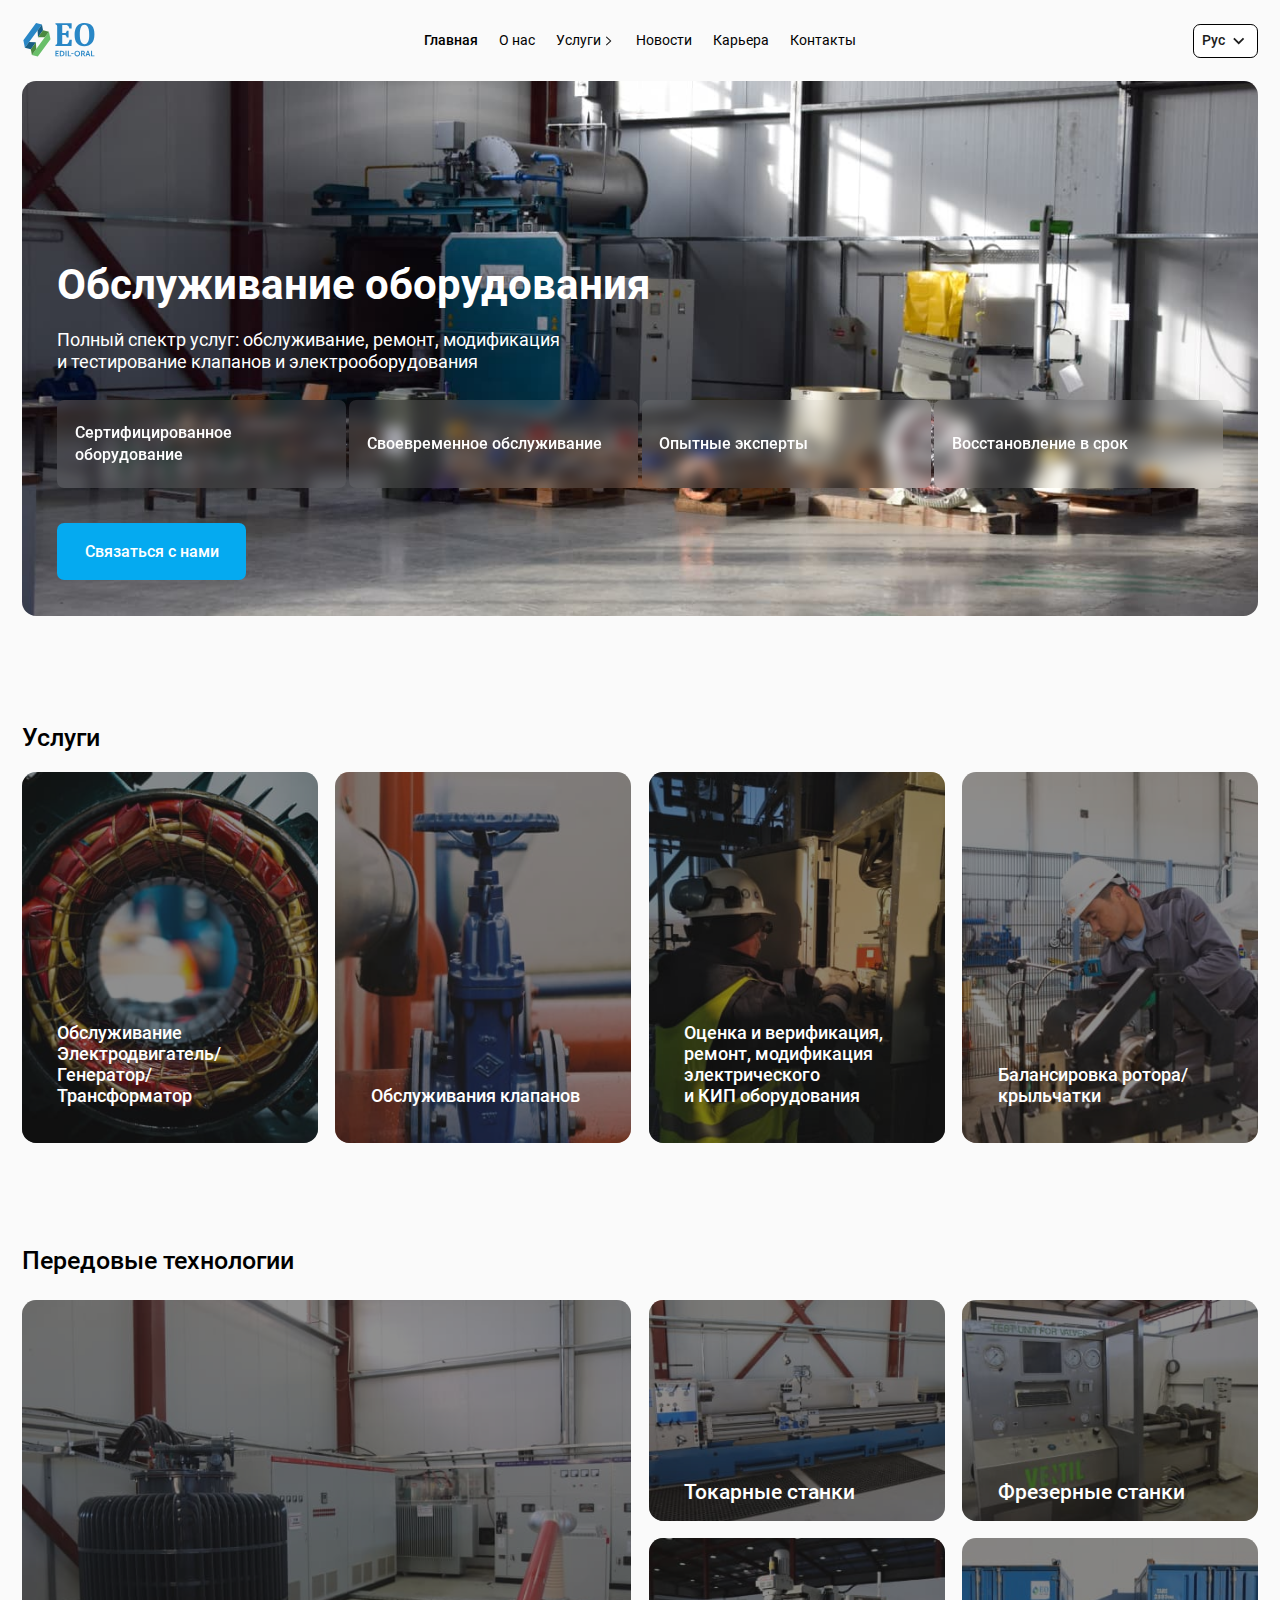
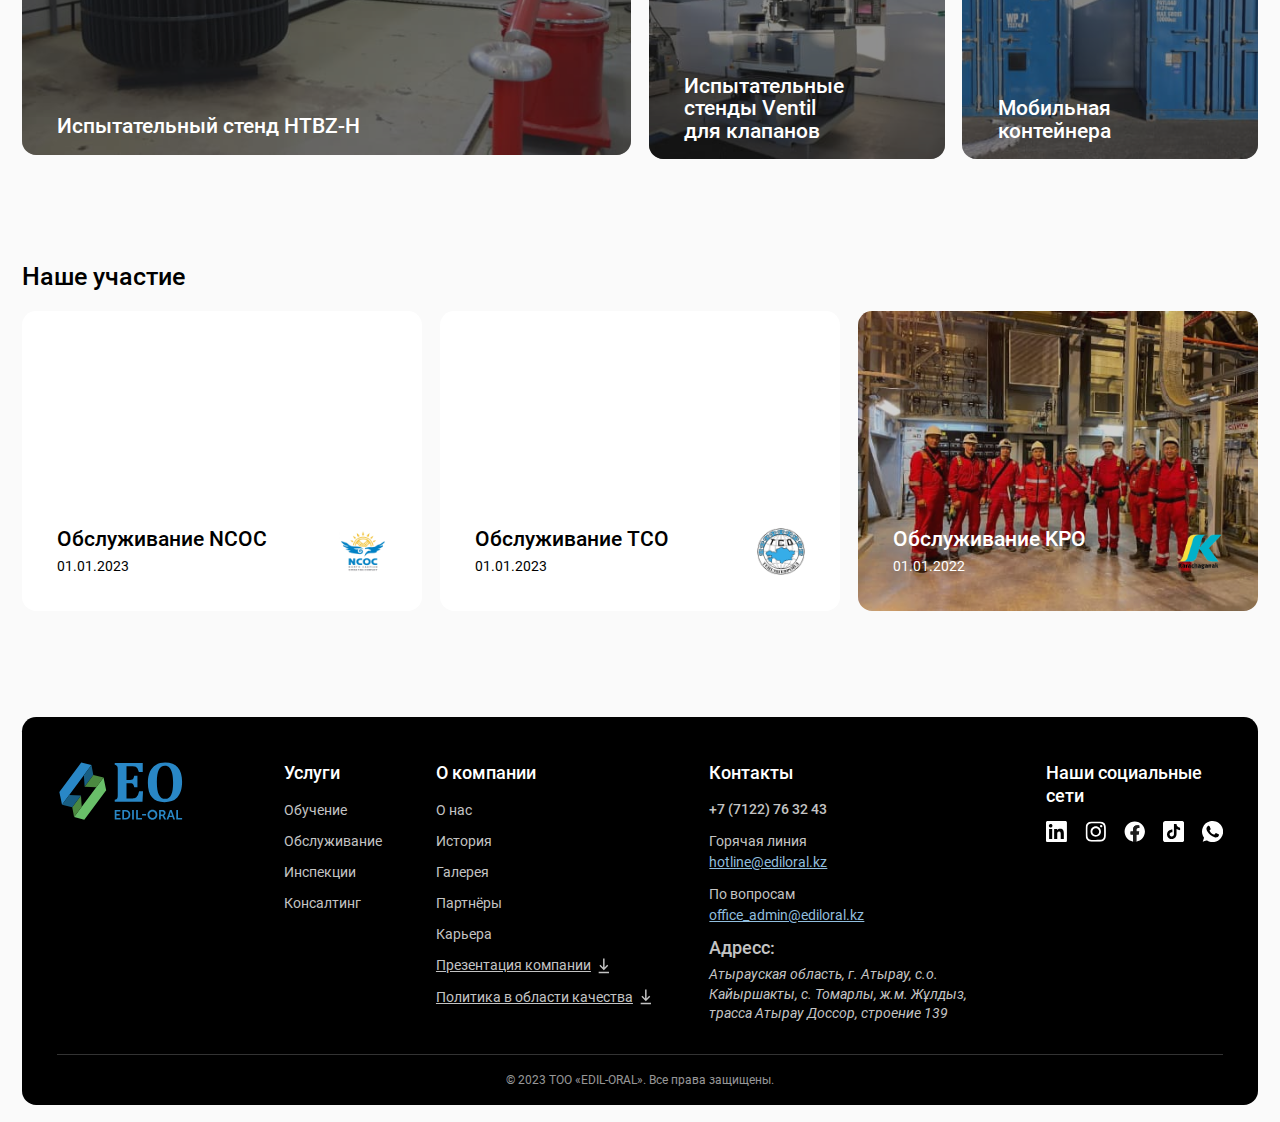
<file: maintenance.html>
<!DOCTYPE html>
<html lang="en">

<head>
    <meta charset="UTF-8">
    <meta http-equiv="X-UA-Compatible" content="IE=edge">
    <meta name="viewport" content="width=device-width, initial-scale=1.0">
    <title>Maintenance</title>
    <link rel="stylesheet" href="css/fancybox.css">
    <link rel="stylesheet" href="css/swiper.css">
    <link rel="stylesheet" href="css/style.min.css">
</head>

<body>

    <header class="header">
        <div class="container">
            <div class="header__inner">
                <a class="header__logo logo" href="#">
                    <img class="logo__img" src="images/logo.svg" alt="logo">
                </a>
                <div class="header__wrapper">
                    <nav class="header__menu menu">
                        <ul class="menu__list menu-list">
                            <li class="menu-list__item">
                                <a class="menu-list__link menu-list__link--active" href="#">
                                    Главная
                                </a>
                            </li>
                            <li class="menu-list__item">
                                <a class="menu-list__link" href="#">
                                    О нас
                                </a>
                            </li>
                            <li class="menu-list__item menu-list__item--sublist">
                                <div class="menu-list__point">
                                    <span>
                                        Услуги
                                    </span>
                                    <svg width="13" height="24" viewBox="0 0 13 24" fill="none"
                                        xmlns="http://www.w3.org/2000/svg">
                                        <g clip-path="url(#clip0_2426_5670)">
                                            <path fill-rule="evenodd" clip-rule="evenodd"
                                                d="M9.36126 11.6842C9.54625 11.8586 9.54625 12.1414 9.36126 12.3158L4.53192 16.8692C4.34693 17.0436 4.04705 17.0436 3.86207 16.8692L3.63874 16.6586C3.45375 16.4842 3.45375 16.2015 3.63874 16.027L7.90983 12L3.63874 7.97295C3.45375 7.79854 3.45375 7.5158 3.63874 7.34138L3.86207 7.13081C4.04705 6.9564 4.34693 6.9564 4.53192 7.13081L9.36126 11.6842Z"
                                                fill="#1E1E1E" />
                                        </g>
                                        <defs>
                                            <clipPath id="clip0_2426_5670">
                                                <rect width="24" height="12" fill="white"
                                                    transform="translate(0.5 24) rotate(-90)" />
                                            </clipPath>
                                        </defs>
                                    </svg>
                                </div>
                                <ul class="menu-list__sublist menu-sublist">
                                    <li class="menu-sublist__item">
                                        <a class="menu-sublist__link" href="#">
                                            Услуга 1
                                        </a>
                                    </li>
                                    <li class="menu-sublist__item">
                                        <a class="menu-sublist__link" href="#">
                                            Услуга 2
                                        </a>
                                    </li>
                                    <li class="menu-sublist__item">
                                        <a class="menu-sublist__link" href="#">
                                            Услуга 3
                                        </a>
                                    </li>
                                </ul>
                            </li>
                            <li class="menu-list__item">
                                <a class="menu-list__link" href="#">
                                    Новости
                                </a>
                            </li>
                            <li class="menu-list__item">
                                <a class="menu-list__link" href="#">
                                    Карьера
                                </a>
                            </li>
                            <li class="menu-list__item">
                                <a class="menu-list__link" href="#">
                                    Контакты
                                </a>
                            </li>
                        </ul>
                    </nav>
                    <div class="header__lang lang">
                        <div class="lang__inner">
                            <div class="lang__text">
                                Выбрать язык
                                <span>
                                    / Изменить
                                </span>
                            </div>
                            <div class="lang__current">
                                <span>
                                    Рус
                                </span>
                                <svg width="22" height="22" viewBox="0 0 22 22" fill="none"
                                    xmlns="http://www.w3.org/2000/svg">
                                    <path d="M16.5 8.25L11 13.75L5.5 8.25" stroke="#1E1E1E" stroke-width="2" />
                                </svg>
                            </div>
                        </div>
                        <ul class="lang__list lang-list">
                            <li class="lang-list__item">
                                <a class="lang-list__link" href="#">
                                    <span>
                                        Рус
                                    </span>
                                    <?xml version="1.0" encoding="UTF-8"?><svg xmlns="http://www.w3.org/2000/svg"
                                        viewBox="0 0 9 6" width="900" height="600">
                                        <rect fill="#fff" width="9" height="3" />
                                        <rect fill="#d52b1e" y="3" width="9" height="3" />
                                        <rect fill="#0039a6" y="2" width="9" height="2" />
                                    </svg>
                                </a>
                            </li>
                            <li class="lang-list__item">
                                <a class="lang-list__link" href="#">
                                    <span>
                                        Кз
                                    </span>
                                    <?xml version="1.0" encoding="utf-8"?>
                                    <svg width="800px" height="800px" viewBox="0 0 36 36"
                                        xmlns="http://www.w3.org/2000/svg" xmlns:xlink="http://www.w3.org/1999/xlink"
                                        aria-hidden="true" role="img" class="iconify iconify--twemoji"
                                        preserveAspectRatio="xMidYMid meet">

                                        <path fill="#00AFCA"
                                            d="M36 27a4 4 0 0 1-4 4H4a4 4 0 0 1-4-4V9a4 4 0 0 1 4-4h28a4 4 0 0 1 4 4v18z">

                                        </path>

                                        <g fill="#FFCC4D">

                                            <circle cx="19.035" cy="16.513" r="2.865">

                                            </circle>

                                            <path
                                                d="M19.037 13.432c.17-.002.232-.109.232-.236c0-.17-.232-1.496-.232-1.496s-.236 1.326-.236 1.496c0 .127.064.236.236.236zm0 6.178c-.172.001-.236.108-.236.235c0 .171.236 1.479.236 1.479s.232-1.309.232-1.479c.001-.126-.062-.235-.232-.235zm-.801-.121c-.165-.042-.252.045-.285.168c-.044.164-.163 1.506-.163 1.506s.571-1.221.615-1.385c.034-.123-.001-.245-.167-.289zm1.6-5.968c.166.044.256-.044.289-.166c.044-.165.154-1.49.154-1.49s-.562 1.203-.607 1.369c-.033.122-.001.243.164.287zm-2.343 5.658c-.149-.083-.256-.022-.319.089c-.085.147-.547 1.412-.547 1.412s.867-1.031.952-1.178c.064-.111.063-.237-.086-.323zm3.089-5.351c.149.086.259.024.322-.086c.086-.148.535-1.398.535-1.398s-.856 1.017-.942 1.164c-.062.11-.062.235.085.32zm-3.727 4.862c-.122-.119-.241-.088-.331.002c-.12.121-.894 1.223-.894 1.223s1.105-.772 1.225-.891c.09-.09.122-.214 0-.334zm4.369-4.37c.122.121.243.09.333 0c.121-.12.879-1.213.879-1.213s-1.089.762-1.209.883c-.09.09-.123.21-.003.33zm-4.857 3.731c-.087-.146-.21-.146-.321-.083c-.148.085-1.18.949-1.18.949s1.267-.458 1.414-.543c.111-.064.173-.174.087-.323zm5.35-3.089c.087.149.213.15.322.087c.148-.086 1.163-.944 1.163-.944s-1.249.453-1.397.538c-.11.064-.172.171-.088.319zm-5.657 2.346c-.046-.164-.166-.196-.289-.164c-.164.044-1.385.612-1.385.612s1.342-.115 1.506-.159c.123-.034.212-.123.168-.289zm5.966-1.6c.046.166.166.2.289.167c.165-.044 1.368-.61 1.368-.61s-1.324.114-1.49.158c-.122.032-.211.121-.167.285zm-6.071.803c-.002-.17-.109-.232-.236-.232c-.17 0-1.496.232-1.496.232s1.326.236 1.496.236c.127 0 .236-.064.236-.236zm6.178 0c.001.172.108.236.235.236c.171 0 1.479-.236 1.479-.236s-1.309-.232-1.479-.232c-.127-.001-.235.062-.235.232zm-6.073-.797c.042-.165-.045-.252-.168-.285c-.164-.044-1.506-.163-1.506-.163s1.221.571 1.385.615c.123.033.245-.001.289-.167zm5.967 1.599c-.044.166.044.256.166.289c.165.044 1.49.154 1.49.154s-1.203-.563-1.369-.607c-.122-.032-.243-.001-.287.164zm-5.659-2.342c.083-.148.022-.256-.089-.319c-.147-.085-1.412-.547-1.412-.547s1.031.867 1.178.952c.111.064.237.062.323-.086zm5.351 3.089c-.086.149-.024.259.086.322c.147.086 1.398.535 1.398.535s-1.017-.855-1.164-.941c-.11-.063-.235-.063-.32.084zm-4.862-3.727c.119-.122.088-.241-.002-.331c-.121-.12-1.223-.894-1.223-.894s.772 1.105.891 1.225c.09.09.213.122.334 0zm4.37 4.369c-.121.122-.09.244 0 .333c.12.121 1.213.879 1.213.879s-.762-1.089-.883-1.21c-.09-.09-.21-.123-.33-.002zm-3.73-4.858c.145-.087.146-.21.083-.321c-.085-.147-.949-1.18-.949-1.18s.458 1.267.543 1.414c.063.111.174.173.323.087zm3.089 5.351c-.148.086-.15.211-.087.321c.086.148.944 1.163.944 1.163s-.453-1.25-.538-1.398c-.064-.109-.172-.172-.319-.086zm-2.347-5.658c.164-.046.196-.166.164-.289c-.044-.164-.612-1.385-.612-1.385s.115 1.342.159 1.506c.033.123.123.212.289.168zm1.6 5.967c-.166.046-.2.166-.167.289c.044.165.61 1.368.61 1.368s-.114-1.325-.158-1.489c-.032-.123-.121-.212-.285-.168z">

                                            </path>

                                        </g>

                                        <g fill="#FFCC4D">

                                            <path
                                                d="M21.846 23.645l-.037.016l-.041.006l-.031.006l-.057-.012l-.025-.01l-.023-.011l-.027-.017l-.045-.032l-.041-.033l-.023-.016l-.029-.012l-.02-.005h-.029l-.113.235l-.023.033l-.022.027l-.023.017l-.02.017l-.029.011h-.027l-.025-.011l-.035-.017l-.01-.017l-.012-.017l-.012-.022l-.012-.026l-.016-.083l-.033.027l-.031.039l-.062.094l-.037.049l-.039.038l-.021.023l-.027.017l-.027.012l-.033.01h-.016l-.029.006l-.027-.006l-.021-.01l-.064-.077l-.072-.077l-.049.077l-.057.065l-.027.027l-.025.027l-.027.022l-.051.028l-.027.006h-.027l-.023-.006l-.022-.012l-.016-.017l-.021-.026a2.5 2.5 0 0 0-.045-.121l-.006-.028l-.01-.021l-.012-.011h-.012l-.148.242l-.021.021l-.039.017l-.086.021h-.051l-.039-.011l-.012-.006l-.016-.017l-.004-.01v-.022l.02-.242l-.016.006l-.043.021a3.434 3.434 0 0 0-.115.126l-.049.061l-.061.051l-.057.043l-.032.018l-.066.01l-.027-.006l-.012-.004l-.011-.012l-.006-.017V24.1l.006-.07l.017-.111l-.011-.065l-.023-.038l-.033.049l-.054.071a4.69 4.69 0 0 1-.138.144a1.352 1.352 0 0 0-.077.055l-.06.021l-.012-.006h-.017l-.012-.01l-.004-.006l-.012-.017l-.004-.017v-.021l-.006-.028l.006-.208c-.1.068-.201.134-.303.197l-.038.017l-.043.022c-.041.01-.081.02-.121.032h-.04l-.037-.005l-.034-.012l.017-.044l.033-.077l.021-.032l.024-.033l.021-.033l.056-.055l.061-.043l.07-.045l.072-.033l.083-.027l.082-.021l.187-.033l.093-.012c.276-.016.553-.018.829-.016l.303-.017l.094-.011l.174-.033l.084-.023l.078-.032l.072-.033c.038-.03.077-.06.117-.088l.053-.062l-.057-.109l.045-.006l.043-.01l.045-.022l.037-.028l.016-.01l.018-.017l.012-.022l.012-.016l.004-.022v-.038l-.012-.022l.094-.017l.1-.011l.105-.006h.109c.153.006.305.015.457.027c.23.028.461.05.692.072l.207.011v.076l-.004.034l-.012.032l-.01.033l-.012.027l-.016.022c-.019.022-.04.044-.061.065l-.049.032l-.053.022l-.053.012l-.061.011l-.117-.011l-.061-.017l-.053-.028l-.057-.027l-.043-.039l-.043-.043v.094c-.008.061-.018.121-.027.182l-.021.057l-.012.023l-.016.016l-.012.017l-.014.01m-4.418-.517l.125.055a1.45 1.45 0 0 1 .077-.06l.049-.026l.044-.028l.165-.066l.142-.066l.072-.027l.122-.065l.049-.034c.124-.081.249-.161.374-.24l.109-.077l.083-.066c.082-.074.162-.149.242-.225l.033-.022l.038-.022a3.49 3.49 0 0 1 .138-.066l.093-.032c.186-.051.375-.091.565-.121c.194-.023.388-.049.582-.071l.258-.044c.064-.018.128-.034.193-.049l.066-.083l.106-.115l.072-.071l.08-.067l.094-.071l.109-.072l.166-.098c.119-.06.237-.12.355-.182c.21-.098.417-.202.623-.308l.098-.066l.027-.083l.039-.081l.049-.083l.127-.17c.058-.062.114-.124.17-.188c.068-.066.138-.13.209-.192l.106-.087l.053-.039l.057-.038c.04-.023.08-.045.121-.066l.061-.028l.059-.021l.129-.034l.064-.004l.061-.006l.064.006l.061.01l-.004.066l-.016.065l-.049.138l-.041.071l-.049.072l-.06.076l-.072.077l.057-.006l.049-.011l.039-.012l.037-.016l.072-.022l.103-.011l.006.039v.038l-.006.038l-.01.033l-.016.033l-.023.033l-.021.026l-.027.028a7.797 7.797 0 0 1-.231.214l.065.006c.048.015.096.03.145.043l.053.012l-.064.05a5.026 5.026 0 0 1-.154.099l-.176.099l-.088.055l-.088.061l-.082.066l.037.005l.051.022l.022.006l.021.011l.018.005l.016-.005l-.109.061a7.605 7.605 0 0 0-.203.099l-.084.05l-.016.017l-.01.017l-.012.016l.004.022l.012.017l.021.016l.02.018l-.008.021l-.012.018l-.021.016l-.02.017l-.053.026l-.064.028l-.125.044l-.078.039l.109.109l-.039.038l-.037.028l-.033.017l-.039.016l-.076.011h-.108l.012.05l.016.049l.023.111a4.474 4.474 0 0 1-.209.153l-.127.082l-.141.082l-.084.039l-.082.038a4.68 4.68 0 0 1-.281.099l-.213.045l-.117.017c.127.004.254.006.381.005l.312-.033l.137-.027l.121-.033c.08-.027.158-.057.236-.088l.152-.07l.15-.083l.141-.089l.15-.087l-.09-.044l-.086-.027l-.041-.019c-.031-.015-.062-.03-.094-.043l-.051-.028l.043-.032l.053-.022l.057-.021c.066-.016.133-.031.199-.045c.086-.009.172-.02.258-.032l.109-.011l.084-.021l.022-.012l.016-.017l-.004-.006l-.012-.011l-.016-.006l-.021-.01l-.061-.012l-.078-.011l-.076-.006l-.076-.011l-.068-.017l-.041-.017l.537-.12l.094-.028c.041-.015.081-.032.121-.049l.053-.034l.023-.021l-.006-.005l-.01-.012l-.051-.011l-.07-.006h-.084c-.057-.004-.113-.008-.17-.01l-.07-.012l-.045-.011l.078-.032c.116-.036.234-.069.352-.1c.067-.023.135-.046.203-.066l.104-.044l.049-.027l.045-.027l.016-.017l.017-.022l.016-.016l.006-.017l-.006-.017l-.016-.012l-.017-.004h-.152l-.072.004h-.098l-.029-.004l-.019-.012l-.024-.011c.2-.132.402-.263.605-.391l.158-.11a3.25 3.25 0 0 0 .125-.109l.049-.055l.045-.055l.033-.06l.027-.06l.016-.067v-.071h-.037l-.039.006l-.086.032a5.447 5.447 0 0 1-.232.138l-.043.028l-.051.021l-.049.017l-.045.011l-.043.006H24.5l-.043-.017l.133-.099c.107-.091.213-.183.318-.275a9.94 9.94 0 0 0 .34-.341l.158-.176c.047-.062.095-.122.144-.182c.039-.056.078-.113.115-.17l.012-.021l.004-.017l-.004-.023l-.006-.016l-.006-.018l-.016-.011l-.017-.017l-.016-.006l-.021-.01l-.024-.006h-.043l-.021.006l-.029.004l-.016.018l-.023.017c-.112.112-.223.226-.332.341l-.133.126a19.54 19.54 0 0 1-.264.226a3.428 3.428 0 0 1-.127.082l-.121.061l.037-.033c.04-.038.079-.076.117-.115c.141-.162.276-.33.406-.5l.254-.357l.068-.12l.068-.11l.055-.1l.043-.094l.027-.076l.006-.027v-.044l-.006-.017l-.02-.033l-.012-.011l-.018-.005l-.031-.018l-.041-.011h-.075l-.021.006l-.016.005l-.023.012l-.016.016l-.045.039a4.24 4.24 0 0 0-.143.182c-.11.172-.226.34-.346.505l-.139.165l-.07.072l-.076.066l.098-.183l.154-.323l.1-.236l.043-.121l.076-.248c.019-.08.036-.16.051-.241c.007-.075.013-.15.018-.226l-.008-.055l-.004-.049l-.006-.051l-.016-.064l-.012-.018l-.027-.027l-.037-.016l-.041-.012h-.037l-.035.006l-.01.006l-.016.004l-.006.012c-.099.312-.174.63-.26.945c-.032.088-.064.176-.098.264l-.082.159l-.051.071l.033-.158c.016-.092.03-.183.043-.275l.023-.226l.006-.094a3.445 3.445 0 0 0-.012-.143l-.01-.055l-.016-.044l-.023-.033l-.012-.011l-.033-.011l-.016-.006h-.018l-.016.006l-.045.011l-.043.022c-.034.17-.075.339-.121.506a6.14 6.14 0 0 1-.23.62a7.493 7.493 0 0 1-.188.368l-.121.209l-.131.197a8.785 8.785 0 0 1-.273.362c-.092.104-.186.206-.281.308c-.099.097-.2.193-.303.287c-.106.088-.213.173-.322.257a7.463 7.463 0 0 1-.408.275l-.242.142l-.385.177l-.396.142l-.328.1l-.34.076l-.17.028l-.348.044l-.176.011l-.017.006l-.017.005l-.033.018l-.037.026a4.543 4.543 0 0 0-.127.115l-.088.089l-.319.356l-.121.121l-.142.109l-.056.038l-.055.034l-.12.055c-.186.076-.375.145-.562.22l-.049.027l-.044.023l-.032.021l-.061.061l-.017.027l-.012.027l-.004.039v.028">

                                            </path>

                                            <path
                                                d="M19.441 23.375l.092.012l.045.017l.01.005v.006h-.01l-.012.005l-.088.017h-.07l-.23-.017l-.583-.011c-.154.002-.308.006-.462.011c-.136.01-.271.021-.407.033l-.105.017l-.093.021c-.022.008-.043.016-.065.022l-.028.012l-.022.017l.01-.056l.024-.056l-.077.022l-.066.033l-.026.017l-.023.022l-.017.026l-.004.028l-.016-.038l-.012-.034a.808.808 0 0 0-.012-.071c.006-.029.012-.058.016-.087l.018-.028l.01-.022l.023-.026l.044-.044l.06-.039l.068-.038a.503.503 0 0 0 .114.049a.322.322 0 0 0 .117-.011c.061.054.219.043.241-.055a.24.24 0 0 0 0-.11l.066-.005l.077-.012l.17-.044l.089-.017l.082-.021l.077-.011l.065-.006l-.027.023l-.143.109l-.054.038l.07.018l.061.011l-.13.148l-.034.044l.043.017l.044.012l.05.011h.099l.098-.022l.039-.023l.045.023l.044.017c.028.008.057.016.086.022c.068.007.136.015.205.021h.414m-.501-1.672l-.049.099l-.056.127a2.618 2.618 0 0 0-.081.158l-.028.028l-.065-.055l-.072-.05l-.077-.039l-.081-.032l-.177-.045l-.087-.016a6.75 6.75 0 0 0-.286-.027a5.971 5.971 0 0 1-.379-.018l-.176-.021l-.099-.017l-.093-.021l-.098-.034l-.083-.043l-.061-.04l-.126-.093c-.184-.173-.366-.348-.555-.517l-.109-.076l-.05-.022l-.052-.016l-.093-.021a4.505 4.505 0 0 0-.164-.055a4.336 4.336 0 0 0-.155-.071a3.155 3.155 0 0 1-.263-.182l-.055-.051l-.109-.109l-.105-.115c-.173-.211-.336-.429-.505-.643a9.824 9.824 0 0 0-.247-.253l-.071-.065l-.072-.06l-.158-.115l-.016.005l-.018.017l-.017.022c-.01.025-.018.051-.026.077l-.006.022l-.04-.018l-.033-.017l-.04-.017l-.033-.011h-.071l-.039.011l-.038.017c.03.038.059.076.087.115l.049.077l.089.17l.032.083l.012.044l.012.033l.005.038v.032h-.296l.043.066c.033.045.068.089.103.132l.182.182l.061.049l.056.039a3.445 3.445 0 0 1-.143.012l-.144.016l.049.045c.043.03.085.061.127.093l.071.049l.072.044l.071.039l.066.022l.061.016l.049.011l.016.006l.012.012l.004.005v.021l-.016.045l-.004.032l-.007.022v.016l.007.028l.004.022l.012.01l.016.012l.021.011l.028.006l.056.022l.027.01l.022.017l.005.006v.011l-.005.006l-.044.032l-.022.022l-.022.027v.023l-.005.022l.011.059l.192.066l.044.01l.044.018l.033.017l.028.017l-.182.143l.049.044l.061.033l.077.038c.055.02.11.038.166.056l.082.016l.072.017h.065l-.061.044l-.077.049l-.082.045l-.061.044l.055.038c.167.086.338.166.512.237c.304.124.615.232.928.329c.07.017.139.035.208.055l.088.017l-.177-.017a7.468 7.468 0 0 1-.329-.05l-.154-.033l-.303-.087l-.142-.05c-.38-.148-.751-.318-1.132-.462l.028-.016l.077-.028l.049-.011c.067-.02.132-.042.198-.066a7.444 7.444 0 0 1-.391-.07a4.739 4.739 0 0 0-.203-.061l-.039-.017l-.033-.017l-.027-.018l-.018-.016v-.005l.006-.006l.017-.006l.016-.011l.044-.017l.192-.056l.111-.038c-.159-.03-.319-.057-.479-.082l-.077-.018l-.061-.021l-.022-.012l-.021-.017l-.018-.01l-.011-.018l.017-.011l.049-.011c.051-.008.103-.017.154-.027l.088-.011c.05-.014.099-.029.148-.045l.023-.016l.022-.018l-.087-.033l-.056-.01l-.055-.012l-.252-.033l-.066-.016l-.061-.012l-.121-.043l-.056-.028l-.045-.032l-.044-.039l-.033-.049l.012-.006l.021-.006h.028l.044.006l.209.011l.122.012h.153l.043-.006l.034-.011l.022-.012a9.196 9.196 0 0 1-.308-.132a6.414 6.414 0 0 0-.204-.099l-.208-.109l-.099-.061a7.586 7.586 0 0 1-.181-.132l-.077-.066l-.034-.038l-.034-.033l-.021-.033l-.023-.039l-.022-.032l-.012-.038l-.009-.071h.037l.044.005l.044.018l.044.016l.087.055l.099.055l.044.028l.049.026l.049.022l.044.017l.049.012l.044.005h.05l.043-.017l-.13-.1a13.893 13.893 0 0 1-.319-.273a8.748 8.748 0 0 1-.501-.518l-.07-.093l-.072-.088a7.298 7.298 0 0 1-.116-.171l-.01-.022v-.038l.005-.017l.005-.016l.017-.011l.016-.017l.018-.012l.021-.006l.022-.004h.044l.027.004l.024.006l.021.017c.119.118.236.237.351.358c.127.122.259.24.396.352l.126.081l.065.034l.061.021l-.043-.027l-.115-.115c-.141-.162-.275-.33-.407-.5a10.5 10.5 0 0 1-.171-.242a7.343 7.343 0 0 0-.154-.236a5.403 5.403 0 0 1-.121-.209a5.052 5.052 0 0 0-.07-.17l-.007-.027v-.045l.007-.016l.021-.033l.012-.012l.017-.01l.071-.023h.077l.022.005l.016.006l.022.012l.061.055l.143.182c.112.172.23.34.352.505l.13.165l.072.071l.077.066a13.15 13.15 0 0 1-.252-.504a9.786 9.786 0 0 1-.099-.236l-.044-.121a4.433 4.433 0 0 0-.077-.248l-.027-.121l-.02-.123l-.012-.115l-.005-.109l.005-.055l.007-.05l.005-.05l.011-.049l.011-.018l.006-.016l.016-.018l.011-.01l.038-.017l.039-.01h.038l.033.006l.016.004l.012.006l.006.012l.006.016c.094.307.171.619.252.93c.032.087.065.173.1.258l.038.082l.044.077l.049.077l-.032-.16a5.974 5.974 0 0 0-.044-.273a8.572 8.572 0 0 1-.027-.319l.011-.143l.011-.056l.017-.043l.022-.033l.011-.012l.016-.011l.016-.005h.05l.045.016l.043.022l.077.346c.028.105.059.21.093.313c.056.157.117.313.182.467l.077.159l.11.21l.12.208l.133.198l.142.197l.133.165c.092.104.185.207.28.308c.099.097.2.192.303.285l.159.133c.146.114.296.222.451.324c.121.072.244.142.368.209l.378.182c.192.076.386.146.582.208c.192.051.387.095.583.132c.263.042.533.067.804.078">

                                            </path>
                                        </g>
                                        <g fill="#FFCC4D">
                                            <path
                                                d="M3.457 28.522s-.237.197-.317.098c-.129-.16.397-.959.397-1.241c0-.461-.309-.589-.689-.654c-.256-.044-.671.019-.671.019c.078.105.129.138.261.144a.554.554 0 0 0-.296.501c0 .396.164.56.164 1.009c0 .249-.204.565-.204.565c.36-.036.54-.369.438-.637a.174.174 0 0 1 .154.047c.026-.073-.015-.16-.071-.233c.045-.023.078-.009.149.005c-.007-.076-.053-.156-.164-.232c.324.083.523-.142.523-.378c0-.18-.125-.308-.248-.308a.256.256 0 0 0-.131.041c-.023-.048-.011-.114.012-.163c-.089.023-.146.076-.105.188a.22.22 0 0 0-.161.074a.192.192 0 0 0 .161.072c-.05.104.006.163.087.209c0 0-.052-.209.081-.209c.06 0 .114.021.114.108c0 .075-.067.181-.221.175c-.155-.007-.28-.107-.28-.352c0-.229.183-.342.424-.349c.218-.007.382.111.382.336c0 .298-.432.98-.432 1.246c0 .2.179.311.355.311c.228 0 .42-.226.42-.226l-.132-.166zm-.05-5.402c0-.498.448-.755.8-.755c.474 0 .727.284.727.654c0 .212-.039.344-.136.545l-1.087 2.257a.67.67 0 0 0-.051.3c0 .202.197.368.403.373c.187.005.392-.175.392-.38c0-.249-.128-.359-.261-.359c-.163 0-.228.066-.228.181c0 .081.039.115.094.115c.14 0 .101-.188.101-.188a.13.13 0 0 1 .094.176a.247.247 0 0 1 .135.079a.248.248 0 0 1-.135.074c.033.108-.011.161-.105.184a.193.193 0 0 0 .013-.116c-.149.042-.377-.024-.377-.282c0-.256.177-.471.51-.418c-.08-.036-.119-.113-.127-.201c.06.025.127.028.127.028c-.039-.068-.093-.127-.091-.263c.062.029.119.08.198.047c-.124-.243.028-.577.416-.658a.8.8 0 0 0-.211.524c0 .58.162.676.162 1.078a.596.596 0 0 1-.258.474v-.007c.112.03.185.087.227.162c-.259.073-.636.072-.837-.007a.62.62 0 0 1-.443-.295a.897.897 0 0 1 0-.714c.154-.321.88-1.86 1.106-2.345a.77.77 0 0 0 .077-.33c0-.295-.271-.399-.425-.399c-.185 0-.373.142-.373.316c0 .112.061.178.147.178c.209 0 .196-.177.154-.289c.129.06.205.162.184.272c.074.01.144.045.208.117c-.051.066-.113.114-.208.115c.042.17-.072.242-.184.281c.035-.124.058-.269-.154-.269c-.155 0-.277-.027-.348-.128c-.005.135-.018.665-.018.665c-.008.2.267.194.442.135c-.067.23-.202.355-.517.323a.247.247 0 0 1 .158.241c0 .188-.152.395-.251.457l-.05-1.948z">

                                            </path>
                                            <path
                                                d="M3.506 23.12c0-.498-.448-.755-.8-.755c-.474 0-.727.284-.727.654c0 .212.039.344.136.545l1.087 2.257a.67.67 0 0 1 .05.3c0 .202-.197.368-.402.373c-.188.005-.392-.175-.392-.38c0-.249.128-.359.261-.359c.163 0 .228.066.228.181c0 .081-.039.115-.094.115c-.14 0-.101-.188-.101-.188a.13.13 0 0 0-.094.176a.247.247 0 0 0-.135.079a.248.248 0 0 0 .135.074c-.032.108.012.161.106.183a.193.193 0 0 1-.013-.116c.149.042.377-.024.377-.282c0-.256-.177-.471-.509-.418c.079-.036.119-.113.126-.201a.423.423 0 0 1-.126.028c.038-.068.092-.127.09-.263c-.062.029-.118.08-.198.047c.124-.243-.028-.577-.416-.658a.8.8 0 0 1 .211.524c0 .58-.161.676-.161 1.078c0 .168.087.351.258.474v-.007a.343.343 0 0 0-.227.162c.259.073.635.072.837-.007a.62.62 0 0 0 .443-.295a.897.897 0 0 0 0-.714c-.154-.321-.88-1.86-1.106-2.345a.77.77 0 0 1-.077-.33c0-.295.271-.399.425-.399c.185 0 .373.142.373.316c0 .112-.061.178-.147.178c-.209 0-.196-.177-.155-.289c-.129.06-.205.162-.184.272a.337.337 0 0 0-.208.117c.051.066.113.114.208.115c-.042.17.072.242.184.281c-.035-.124-.058-.269.155-.269c.155 0 .277-.027.348-.128l.018.665c.008.2-.268.194-.443.135c.066.229.202.354.516.322a.247.247 0 0 0-.158.241c0 .188.151.395.251.457l.05-1.946zm-.049 5.402s.237.197.317.098c.129-.16-.397-.959-.397-1.241c0-.461.309-.589.689-.654c.256-.044.672.019.672.019c-.079.105-.129.138-.261.144a.555.555 0 0 1 .296.501c0 .396-.164.56-.164 1.009c0 .249.204.565.204.565c-.36-.036-.54-.369-.438-.637a.176.176 0 0 0-.154.047c-.026-.073.016-.16.071-.233c-.045-.023-.078-.009-.149.005c.007-.076.052-.156.164-.232c-.324.083-.523-.142-.523-.378c0-.18.125-.308.248-.308c.04 0 .098.017.131.041c.023-.048.011-.114-.013-.163c.09.023.146.076.106.188a.221.221 0 0 1 .161.074a.192.192 0 0 1-.161.072c.05.104-.006.163-.087.209c0 0 .052-.209-.081-.209c-.06 0-.114.021-.114.108c0 .075.067.181.221.175c.154-.007.279-.107.279-.352c0-.229-.183-.342-.424-.349c-.218-.007-.382.111-.382.336c0 .298.432.98.432 1.246c0 .2-.179.311-.355.311c-.228 0-.42-.226-.42-.226l.132-.166zm-.05-14.145c0-.5.448-.756.8-.756c.474 0 .727.284.727.655c0 .211-.039.343-.136.544l-1.087 2.258a.664.664 0 0 0-.051.299c0 .203.197.368.403.374c.187.004.392-.176.392-.38c0-.248-.128-.359-.261-.359c-.163 0-.228.067-.228.182c0 .079.039.114.094.114c.14 0 .101-.188.101-.188a.129.129 0 0 1 .094.174a.25.25 0 0 1 .135.08a.255.255 0 0 1-.135.075c.033.108-.011.16-.105.183a.192.192 0 0 0 .013-.116c-.149.042-.377-.024-.377-.282c0-.255.177-.47.51-.417c-.08-.038-.119-.115-.127-.201c.06.024.127.026.127.026c-.039-.068-.093-.127-.091-.262c.062.028.119.08.198.047c-.124-.244.028-.579.416-.658a.804.804 0 0 0-.211.524c0 .579.162.676.162 1.079c0 .168-.087.35-.258.474v-.007c.11.03.182.085.225.161c-.259.074-.636.072-.837-.007a.623.623 0 0 1-.443-.295a.892.892 0 0 1 0-.712c.154-.322.88-1.861 1.106-2.346a.787.787 0 0 0 .077-.33c0-.296-.271-.4-.425-.4c-.185 0-.373.141-.373.315c0 .112.061.179.147.179c.209 0 .196-.178.154-.289c.129.058.205.162.184.272c.074.01.144.044.208.118c-.051.064-.113.112-.208.114c.042.171-.072.243-.184.282c.035-.124.058-.268-.154-.268c-.155 0-.277-.027-.348-.127c-.005.134-.018.665-.018.665c-.008.199.267.194.442.134c-.065.23-.2.354-.515.322a.248.248 0 0 1 .158.242c0 .187-.152.395-.251.456l-.05-1.948z">

                                            </path>
                                            <path
                                                d="M3.506 14.377c0-.5-.448-.756-.8-.756c-.474 0-.727.284-.727.655c0 .211.039.343.136.544l1.087 2.258c.038.079.05.168.05.299c0 .203-.197.368-.402.374c-.188.004-.392-.176-.392-.38c0-.248.128-.359.261-.359c.163 0 .228.067.228.182c0 .079-.039.114-.094.114c-.14 0-.101-.188-.101-.188a.128.128 0 0 0-.094.174a.25.25 0 0 0-.135.08a.255.255 0 0 0 .135.075c-.032.108.011.16.105.183a.192.192 0 0 1-.013-.116c.149.042.377-.024.377-.282c0-.255-.177-.47-.509-.417c.079-.038.119-.115.126-.201c-.06.024-.126.026-.126.026c.038-.068.092-.127.09-.262c-.062.028-.118.08-.198.047c.124-.244-.028-.579-.416-.658a.804.804 0 0 1 .211.524c0 .579-.161.676-.161 1.079c0 .168.087.35.258.474v-.007c-.111.03-.184.085-.225.161c.259.074.635.072.837-.007a.623.623 0 0 0 .443-.295a.892.892 0 0 0 0-.712c-.154-.322-.88-1.861-1.106-2.346a.768.768 0 0 1-.077-.329c0-.296.271-.4.425-.4c.185 0 .373.141.373.315c0 .112-.061.179-.147.179c-.209 0-.196-.178-.155-.289c-.129.058-.205.162-.184.272a.33.33 0 0 0-.208.118c.051.064.113.112.208.114c-.042.171.072.243.184.282c-.035-.124-.058-.268.155-.268c.155 0 .277-.027.348-.127l.017.663c.008.199-.268.194-.443.134c.066.23.202.354.516.323a.248.248 0 0 0-.158.242c0 .187.151.395.251.456l.05-1.948z">

                                            </path>
                                            <path
                                                d="M3.506 12.879c0 .499-.448.756-.8.756c-.474 0-.727-.284-.727-.656c0-.21.039-.342.136-.544l1.087-2.258a.666.666 0 0 0 .05-.299c0-.202-.197-.368-.402-.373c-.188-.004-.392.175-.392.38c0 .249.128.359.261.359c.163 0 .228-.067.228-.182c0-.08-.039-.114-.094-.114c-.14 0-.101.188-.101.188a.129.129 0 0 1-.094-.175a.237.237 0 0 1-.135-.079a.26.26 0 0 1 .135-.074c-.032-.108.012-.16.106-.183a.192.192 0 0 0-.013.116c.149-.042.377.026.377.282c0 .255-.177.47-.509.417c.079.038.119.115.126.201a.46.46 0 0 0-.126-.026c.038.068.092.127.09.262c-.062-.028-.118-.08-.198-.047c.124.244-.028.579-.416.659a.807.807 0 0 0 .211-.525c0-.578-.161-.676-.161-1.078c0-.168.087-.35.258-.474v.007a.344.344 0 0 1-.226-.163c.259-.073.635-.072.837.008a.62.62 0 0 1 .443.296a.891.891 0 0 1 0 .712c-.154.322-.88 1.861-1.106 2.345a.765.765 0 0 0-.077.329c0 .297.271.4.425.4c.185 0 .373-.141.373-.316c0-.111-.061-.179-.147-.179c-.209 0-.196.177-.155.289c-.129-.058-.205-.162-.184-.272a.334.334 0 0 1-.208-.118c.051-.064.113-.113.208-.114c-.042-.17.072-.243.184-.283c-.035.125-.058.27.155.27c.155 0 .277.026.348.127l.018-.666c.008-.199-.268-.193-.443-.134c.066-.23.202-.354.516-.323a.248.248 0 0 1-.158-.242c0-.187.151-.395.251-.456l.049 1.95zm0 8.744c0 .499-.448.755-.8.755c-.474 0-.727-.283-.727-.654a1.1 1.1 0 0 1 .136-.544l1.087-2.258a.666.666 0 0 0 .05-.299c0-.203-.197-.368-.402-.373c-.188-.005-.392.175-.392.379c0 .248.128.359.261.359c.163 0 .228-.067.228-.182c0-.079-.039-.113-.094-.113c-.14 0-.101.188-.101.188a.13.13 0 0 1-.094-.175a.238.238 0 0 1-.135-.08a.254.254 0 0 1 .135-.074c-.032-.109.011-.161.105-.184a.192.192 0 0 0-.013.116c.149-.042.377.025.377.282c0 .255-.177.469-.509.417c.079.039.119.115.126.202c-.06-.023-.126-.027-.126-.027c.038.068.092.128.09.262c-.062-.028-.118-.08-.198-.047c.124.243-.028.58-.416.658a.802.802 0 0 0 .211-.524c0-.577-.161-.676-.161-1.078c0-.169.087-.351.258-.474v.006c-.111-.029-.184-.084-.225-.161c.259-.073.635-.072.837.008a.623.623 0 0 1 .443.295a.892.892 0 0 1 0 .712c-.154.322-.88 1.861-1.106 2.346a.761.761 0 0 0-.077.329c0 .296.271.399.425.399c.185 0 .373-.141.373-.316c0-.109-.061-.177-.147-.177c-.209 0-.196.177-.155.288c-.129-.058-.205-.163-.184-.272a.327.327 0 0 1-.208-.117a.272.272 0 0 1 .208-.115c-.042-.17.072-.241.184-.281c-.035.125-.058.269.155.269c.155 0 .277.026.348.128l.018-.666c.008-.198-.268-.193-.443-.134c.066-.229.202-.353.516-.322a.248.248 0 0 1-.158-.242c0-.187.151-.394.251-.456l.049 1.947z">

                                            </path>
                                            <path
                                                d="M3.407 21.623c0 .499.448.755.8.755c.474 0 .727-.283.727-.654a1.1 1.1 0 0 0-.136-.544l-1.087-2.258a.664.664 0 0 1-.051-.299c0-.203.197-.368.403-.373c.187-.005.392.175.392.379c0 .248-.128.359-.261.359c-.163 0-.228-.067-.228-.182c0-.079.039-.113.094-.113c.14 0 .101.188.101.188a.13.13 0 0 0 .094-.175a.238.238 0 0 0 .135-.08a.254.254 0 0 0-.135-.074c.033-.109-.011-.161-.105-.184c.019.042.019.08.013.116c-.149-.042-.377.025-.377.282c0 .255.177.469.51.417c-.08.039-.119.115-.127.202c.06-.023.127-.027.127-.027c-.039.068-.093.128-.091.262c.062-.028.119-.08.198-.047c-.124.243.028.58.416.658a.802.802 0 0 1-.211-.524c0-.577.162-.676.162-1.078a.594.594 0 0 0-.258-.474v.006a.341.341 0 0 0 .227-.162c-.259-.073-.636-.072-.837.008a.623.623 0 0 0-.443.295a.892.892 0 0 0 0 .712c.154.322.88 1.861 1.106 2.346c.048.102.077.21.077.329c0 .296-.271.399-.425.399c-.185 0-.373-.141-.373-.316c0-.109.061-.177.147-.177c.209 0 .196.177.154.288c.129-.058.205-.163.184-.272a.323.323 0 0 0 .208-.117a.272.272 0 0 0-.208-.115c.042-.17-.072-.241-.184-.281c.035.125.058.269-.154.269c-.155 0-.277.026-.348.128c-.005-.134-.018-.666-.018-.666c-.008-.198.267-.193.442-.134c-.067-.229-.202-.353-.517-.322a.248.248 0 0 0 .158-.242c0-.187-.152-.394-.251-.456l-.05 1.948zm.05-14.144s.237-.199.317-.1c.129.161-.397.96-.397 1.242c0 .462.309.587.689.653c.256.045.672-.018.672-.018c-.08-.105-.13-.136-.262-.144a.55.55 0 0 0 .296-.499c0-.398-.164-.562-.164-1.01c0-.249.204-.566.204-.566c-.36.037-.54.37-.438.637a.173.173 0 0 1-.153-.047c-.026.074.016.16.071.234c-.045.024-.078.009-.149-.006c.007.077.052.157.164.233c-.325-.084-.524.142-.524.379c0 .179.125.306.248.306c.04 0 .098-.016.131-.041c.023.049.011.115-.013.164c.09-.023.146-.077.106-.188a.233.233 0 0 0 .161-.074a.196.196 0 0 0-.162-.073c.05-.104-.006-.162-.087-.208c0 0 .052.208-.081.208c-.06 0-.114-.02-.114-.107c0-.076.067-.182.221-.175c.154.006.279.106.279.353c0 .227-.183.339-.424.347c-.217.006-.381-.112-.381-.336c0-.299.432-.979.432-1.246c0-.2-.179-.312-.355-.312c-.228 0-.42.226-.42.226l.133.168z">

                                            </path>
                                            <path
                                                d="M3.457 7.479s-.237-.199-.317-.1c-.13.162.397.961.397 1.243c0 .462-.309.587-.689.653c-.256.044-.671-.019-.671-.019c.078-.105.129-.136.261-.144a.549.549 0 0 1-.297-.499c0-.398.164-.562.164-1.01c0-.249-.204-.566-.204-.566c.36.037.54.37.438.637a.177.177 0 0 0 .154-.047c.026.074-.015.16-.071.234c.044.024.077.009.149-.006c-.007.077-.053.157-.164.233c.324-.084.523.142.523.379c0 .179-.125.306-.248.306a.247.247 0 0 1-.131-.041c-.022.05-.01.115.013.164c-.089-.023-.145-.077-.105-.187a.23.23 0 0 1-.161-.074a.194.194 0 0 1 .161-.074c-.05-.104.006-.162.087-.208c0 0-.052.208.081.208c.06 0 .114-.02.114-.107c0-.076-.067-.182-.221-.175c-.155.006-.28.106-.28.352c0 .227.183.339.424.347c.218.006.382-.111.382-.336c0-.299-.432-.979-.432-1.246c0-.2.179-.312.355-.312c.228 0 .42.226.42.226l-.132.169zm-.05 5.4c0 .499.448.756.8.756c.474 0 .727-.284.727-.656c0-.21-.039-.342-.136-.544l-1.087-2.258a.67.67 0 0 1-.05-.298c0-.202.197-.368.403-.373c.187-.004.392.175.392.38c0 .249-.128.359-.261.359c-.163 0-.228-.067-.228-.182c0-.08.039-.114.094-.114c.14 0 .101.188.101.188a.13.13 0 0 0 .094-.175a.242.242 0 0 0 .134-.08a.26.26 0 0 0-.136-.074c.033-.108-.011-.16-.105-.183c.019.042.019.08.013.116c-.149-.042-.377.025-.377.282c0 .255.177.47.51.417c-.08.038-.119.115-.127.201a.464.464 0 0 1 .127-.026c-.039.068-.093.127-.091.262c.062-.028.119-.08.198-.047c-.124.244.028.579.416.659a.807.807 0 0 1-.211-.525c0-.578.162-.676.162-1.078a.597.597 0 0 0-.258-.474v.007a.349.349 0 0 0 .227-.163c-.26-.072-.637-.071-.839.009a.615.615 0 0 0-.442.295a.891.891 0 0 0 0 .712c.154.322.88 1.861 1.106 2.345a.787.787 0 0 1 .077.329c0 .297-.271.4-.425.4c-.185 0-.373-.141-.373-.316c0-.111.061-.179.147-.179c.209 0 .196.177.154.289c.129-.058.205-.162.184-.272a.329.329 0 0 0 .208-.118c-.051-.064-.113-.113-.208-.114c.042-.17-.072-.243-.184-.283c.035.125.058.27-.154.27c-.155 0-.277.026-.348.127c-.005-.134-.018-.666-.018-.666c-.008-.199.267-.193.442-.134c-.065-.228-.2-.352-.515-.321a.248.248 0 0 0 .158-.242c0-.187-.152-.395-.251-.456l-.05 1.948z">

                                            </path>
                                        </g>
                                    </svg>
                                </a>
                            </li>
                        </ul>
                    </div>
                    <div class="header__cnt cnt">
                        <h2 class="cnt__title">
                            Контакты
                        </h2>
                        <div class="cnt__inner">
                            <div class="cnt__item cnt-item cnt-item--active">
                                <div class="cnt-item__point cnt-point">
                                    <span>
                                        Атырау
                                    </span>
                                    <svg width="24" height="24" viewBox="0 0 24 24" fill="none"
                                        xmlns="http://www.w3.org/2000/svg">
                                        <path fill-rule="evenodd" clip-rule="evenodd"
                                            d="M14.8613 11.6842C15.0462 11.8586 15.0462 12.1414 14.8613 12.3158L10.0319 16.8692C9.84693 17.0436 9.54705 17.0436 9.36207 16.8692L9.13874 16.6586C8.95375 16.4842 8.95375 16.2015 9.13874 16.027L13.4098 12L9.13874 7.97295C8.95375 7.79854 8.95375 7.5158 9.13874 7.34138L9.36207 7.13081C9.54705 6.9564 9.84693 6.9564 10.0319 7.13081L14.8613 11.6842Z"
                                            fill="#1E1E1E" />
                                    </svg>

                                </div>
                                <div class="cnt-item__inner">
                                    <a class="cnt-item__tel" href="tel:+77122763243">
                                        +7 (7122) 76 32 43
                                    </a>
                                    <div class="cnt-item__wrapper">
                                        <div class="cnt-item__box cnt-box">
                                            <div class="cnt-box__text">
                                                По вопросам сервисного центра
                                            </div>
                                            <a class="cnt-box__link" href="mailto:workshop@ediloral.kz">
                                                workshop@ediloral.kz
                                            </a>
                                        </div>
                                        <div class="cnt-item__box cnt-box">
                                            <div class="cnt-box__text">
                                                По вопросам обучения
                                            </div>
                                            <a class="cnt-box__link" href="mailto:training@ediloral.kz">
                                                training@ediloral.kz
                                            </a>
                                        </div>
                                        <div class="cnt-item__box cnt-box">
                                            <div class="cnt-box__text">
                                                По общим вопросам
                                            </div>
                                            <a class="cnt-box__link" href="mailto:office_admin@ediloral.kz">
                                                office_admin@ediloral.kz
                                            </a>
                                        </div>
                                    </div>
                                    <div class="cnt-item__address cnt-address">
                                        <div class="cnt-address__text">
                                            Адресс:
                                        </div>
                                        <p class="cnt-address__subtext">
                                            Атырауская область, г. Атырау, с.о. Кайыршакты, с. Томарлы, ж.м. Жұлдыз,
                                            трасса Атырау Доссор, строение 139
                                        </p>
                                    </div>
                                </div>
                            </div>
                            <div class="cnt__item cnt-item">
                                <div class="cnt-item__point cnt-point">
                                    <span>
                                        Уральск
                                    </span>
                                    <svg width="24" height="24" viewBox="0 0 24 24" fill="none"
                                        xmlns="http://www.w3.org/2000/svg">
                                        <path fill-rule="evenodd" clip-rule="evenodd"
                                            d="M14.8613 11.6842C15.0462 11.8586 15.0462 12.1414 14.8613 12.3158L10.0319 16.8692C9.84693 17.0436 9.54705 17.0436 9.36207 16.8692L9.13874 16.6586C8.95375 16.4842 8.95375 16.2015 9.13874 16.027L13.4098 12L9.13874 7.97295C8.95375 7.79854 8.95375 7.5158 9.13874 7.34138L9.36207 7.13081C9.54705 6.9564 9.84693 6.9564 10.0319 7.13081L14.8613 11.6842Z"
                                            fill="#1E1E1E" />
                                    </svg>
                                </div>
                                <div class="cnt-item__inner">
                                    <a class="cnt-item__tel" href="tel:+77112527500">
                                        +7 (7112) 52 75 00
                                    </a>
                                    <div class="cnt-item__address cnt-address">
                                        <div class="cnt-address__text">
                                            Адресс:
                                        </div>
                                        <p class="cnt-address__subtext">
                                            ул. Гагарина 2/4
                                        </p>
                                    </div>
                                </div>
                            </div>
                            <div class="cnt__item cnt-item">
                                <div class="cnt-item__point cnt-point">
                                    <span>
                                        Баку, Азербайджан
                                    </span>
                                    <svg width="24" height="24" viewBox="0 0 24 24" fill="none"
                                        xmlns="http://www.w3.org/2000/svg">
                                        <path fill-rule="evenodd" clip-rule="evenodd"
                                            d="M14.8613 11.6842C15.0462 11.8586 15.0462 12.1414 14.8613 12.3158L10.0319 16.8692C9.84693 17.0436 9.54705 17.0436 9.36207 16.8692L9.13874 16.6586C8.95375 16.4842 8.95375 16.2015 9.13874 16.027L13.4098 12L9.13874 7.97295C8.95375 7.79854 8.95375 7.5158 9.13874 7.34138L9.36207 7.13081C9.54705 6.9564 9.84693 6.9564 10.0319 7.13081L14.8613 11.6842Z"
                                            fill="#1E1E1E" />
                                    </svg>
                                </div>
                                <div class="cnt-item__inner">
                                    <a class="cnt-item__tel" href="tel:+994123103415">
                                        +994 123103415
                                    </a>
                                    <div class="cnt-item__wrapper">
                                        <div class="cnt-item__box cnt-box">
                                            <div class="cnt-box__text">
                                                Email
                                            </div>
                                            <a class="cnt-box__link" href="mailto:azhdar.hajiyev@ediloral.az">
                                                azhdar.hajiyev@ediloral.az
                                            </a>
                                        </div>
                                    </div>
                                    <div class="cnt-item__address cnt-address">
                                        <div class="cnt-address__text">
                                            Адресс:
                                        </div>
                                        <p class="cnt-address__subtext">
                                            ул.Джаббара Джаббарлы, 44. Caspian Plaza, 3 корпус, 4 этаж
                                        </p>
                                    </div>
                                </div>
                            </div>
                        </div>
                    </div>
                </div>
                <div class="header__burger burger">
                    <svg width="24" height="24" viewBox="0 0 24 24" fill="none" xmlns="http://www.w3.org/2000/svg">
                        <path d="M21.5984 19.2H2.39844M21.5984 12H2.39844M21.5984 4.80005H2.39844" stroke="black"
                            stroke-width="2" stroke-linecap="round" />
                    </svg>
                </div>
            </div>
        </div>
    </header>

    <div class="wrapper">
        <main class="main">
            <section class="main__heading heading heading--maintenance">
                <div class="container">
                    <div class="heading__inner">
                        <picture class="heading__img">
                            <img src="images/heading-img-5.jpg" alt="img">
                        </picture>
                        <div class="heading__titling heading-titling">
                            <h1 class="heading-titling__title">
                                Обслуживание оборудования
                            </h1>
                            <p class="heading-titling__text">
                                Полный спектр услуг: обслуживание, ремонт, модификация <br>
                                и тестирование клапанов
                                и электрооборудования
                            </p>
                        </div>
                        <div class="heading__items heading-items">
                            <div class="heading-items__item heading-item">
                                Сертифицированное оборудование
                            </div>
                            <div class="heading-items__item heading-item">
                                Своевременное обслуживание
                            </div>
                            <div class="heading-items__item heading-item">
                                Опытные эксперты
                            </div>
                            <div class="heading-items__item heading-item">
                                Восстановление в срок
                            </div>
                        </div>
                        <a href="#" class="heading__link btn btn--blue open-ninth-popup">
                            Связаться с нами
                        </a>
                    </div>
                </div>
            </section>
            <section class="main__possibilities possibilities">
                <div class="container">
                    <h2 class="possibilities__title title">
                        Услуги
                    </h2>
                    <div class="possibilities__inner">
                        <div class="possibilities__item possibilities-item">
                            <picture class="possibilities-item__img">
                                <img src="images/possibilities-img-1.jpg" alt="img">
                            </picture>
                            <div class="possibilities-item__title">
                                Обслуживание Электродвигатель/Генератор/Трансформатор
                            </div>
                            <a href="#" class="possibilities-item__link btn btn--blue">
                                Подробнее
                            </a>
                        </div>
                        <div class="possibilities__item possibilities-item">
                            <picture class="possibilities-item__img">
                                <img src="images/possibilities-img-2.jpg" alt="img">
                            </picture>
                            <div class="possibilities-item__title">
                                Обслуживания клапанов
                            </div>
                            <a href="#" class="possibilities-item__link btn btn--blue">
                                Подробнее
                            </a>
                        </div>
                        <div class="possibilities__item possibilities-item">
                            <picture class="possibilities-item__img">
                                <img src="images/possibilities-img-3.jpg" alt="img">
                            </picture>
                            <div class="possibilities-item__title">
                                Оценка и верификация, ремонт, модификация электрического и КИП оборудования
                            </div>
                            <a href="#" class="possibilities-item__link btn btn--blue">
                                Подробнее
                            </a>
                        </div>
                        <div class="possibilities__item possibilities-item">
                            <picture class="possibilities-item__img">
                                <img src="images/possibilities-img-4.jpg" alt="img">
                            </picture>
                            <div class="possibilities-item__title">
                                Балансировка ротора/крыльчатки
                            </div>
                            <a href="#" class="possibilities-item__link btn btn--blue">
                                Подробнее
                            </a>
                        </div>
                    </div>
                </div>
            </section>
            <section class="main__technologies technologies">
                <div class="container">
                    <h2 class="technologies__title title">
                        Передовые технологии
                    </h2>
                    <div class="technologies__inner">
                        <a class="technologies__item technologies-item" href="#">
                            <picture class="technologies-item__img">
                                <img src="images/technologies-img-1.jpg" alt="img">
                            </picture>
                            <h4 class="technologies-item__title">
                                Испытательный стенд HTBZ-H
                            </h4>
                        </a>
                        <a class="technologies__item technologies-item" href="#">
                            <picture class="technologies-item__img">
                                <img src="images/technologies-img-2.jpg" alt="img">
                            </picture>
                            <h4 class="technologies-item__title">
                                Токарные станки
                            </h4>
                        </a>
                        <a class="technologies__item technologies-item" href="#">
                            <picture class="technologies-item__img">
                                <img src="images/technologies-img-3.jpg" alt="img">
                            </picture>
                            <h4 class="technologies-item__title">
                                Фрезерные станки
                            </h4>
                        </a>
                        <a class="technologies__item technologies-item" href="#">
                            <picture class="technologies-item__img">
                                <img src="images/technologies-img-4.jpg" alt="img">
                            </picture>
                            <h4 class="technologies-item__title">
                                Испытательные стенды Ventil для клапанов
                            </h4>
                        </a>
                        <a class="technologies__item technologies-item" href="#">
                            <picture class="technologies-item__img">
                                <img src="images/technologies-img-5.jpg" alt="img">
                            </picture>
                            <h4 class="technologies-item__title">
                                Мобильная контейнера
                            </h4>
                        </a>
                    </div>
                </div>
            </section>
            <section class="main__participation participation">
                <div class="container">
                    <h2 class="participation__title title">
                        Наше участие
                    </h2>
                    <div class="participation__inner">
                        <a class="participation__item participation-item" href="#">
                            <div class="participation-item__wrap">
                                <div class="participation-item__titling participation-titling">
                                    <h5 class="participation-titling__title">
                                        Обслуживание NCOC
                                    </h5>
                                    <div class="participation-titling__date">
                                        01.01.2023
                                    </div>
                                </div>
                                <picture class="participation-item__logo">
                                    <img src="images/participation-logo-1.png" alt="logo">
                                </picture>
                            </div>
                        </a>
                        <a class="participation__item participation-item" href="#">
                            <div class="participation-item__wrap">
                                <div class="participation-item__titling participation-titling">
                                    <h5 class="participation-titling__title">
                                        Обслуживание TCO
                                    </h5>
                                    <div class="participation-titling__date">
                                        01.01.2023
                                    </div>
                                </div>
                                <picture class="participation-item__logo">
                                    <img src="images/participation-logo-2.png" alt="logo">
                                </picture>
                            </div>
                        </a>
                        <a class="participation__item participation-item participation-item--pictured" href="#">
                            <picture class="participation-item__img">
                                <img src="images/participation-img-1.jpg" alt="img">
                            </picture>
                            <div class="participation-item__wrap">
                                <div class="participation-item__titling participation-titling">
                                    <h5 class="participation-titling__title">
                                        Обслуживание KPO
                                    </h5>
                                    <div class="participation-titling__date">
                                        01.01.2022
                                    </div>
                                </div>
                                <picture class="participation-item__logo">
                                    <img src="images/participation-logo-3.png" alt="logo">
                                </picture>
                            </div>
                        </a>
                    </div>
                </div>
            </section>
            <section class="main__popup popup popup--ninth">
                <div class="popup__wrapper">
                    <div class="popup__inner">
                        <form class="popup__form form" action="#" method="post">
                            <div class="form__titling form-titling">
                                <h2 class="form-titling__title">
                                    Связаться с нами
                                </h2>
                                <p class="form-titling__text">
                                    Оставьте свои данные и наш менеджер свяжется с вами
                                </p>
                            </div>
                            <div class="form__inner">
                                <div class="form__close cls">
                                    <svg width="22" height="22" viewBox="0 0 22 22" fill="none"
                                        xmlns="http://www.w3.org/2000/svg">
                                        <path d="M16.0912 5.9088L5.90883 16.0911M16.0912 16.0911L5.90883 5.9088"
                                            stroke="black" stroke-width="1.5" stroke-linecap="round" />
                                    </svg>
                                </div>
                                <div class="form__select select">
                                    <div class="custom-select">
                                        <select>
                                            <option value="0">Обслуживание Электродвигатель</option>
                                            <option value="1">Обслуживание Электродвигатель</option>
                                            <option value="2">Обслуживание Генератор</option>
                                            <option value="3">Обслуживание Трансформатор</option>
                                            <option value="4">Обслуживание Трансформатор</option>
                                            <option value="5">Обслуживание Трансформатор</option>
                                            <option value="6">Обслуживание Трансформатор</option>
                                        </select>
                                    </div>
                                </div>
                                <div class="form__wrapper form__wrapper--active" id="0">
                                    <div class="form__box form-box">
                                        <label class="form-box__label" for="">
                                            ФИО
                                        </label>
                                        <input class="form-box__input input" type="text"
                                            placeholder="Азамат Азаматович">
                                    </div>
                                    <div class="form__box form-box">
                                        <label class="form-box__label" for="">
                                            Ведите название компани
                                        </label>
                                        <input class="form-box__input input" type="text" placeholder="TOO «AAA»">
                                    </div>
                                    <div class="form__box form-box">
                                        <label class="form-box__label" for="">
                                            Электронная почта
                                        </label>
                                        <input class="form-box__input input" type="email"
                                            placeholder="azamata@gmail.com">
                                    </div>
                                    <div class="form__box form-box">
                                        <label class="form-box__label" for="">
                                            Ваш номер телефона
                                        </label>
                                        <input class="form-box__input input" type="tel"
                                            placeholder="+ 7 (777) 777 77 77">
                                    </div>
                                    <div class="form__box form-box">
                                        <textarea class="form-box__textarea textarea" name="" id=""
                                            placeholder="Опишите вашу проблему"></textarea>
                                    </div>
                                </div>
                            </div>
                            <div class="form__buttons form-buttons">
                                <div class="form-buttons__wrapper">
                                    <button class="form-buttons__btn btn btn--blue open-tenth-popup cls" type="button">
                                        Отправить
                                    </button>
                                    <div class="form-buttons__btn btn btn--transperent cls">
                                        Отмена
                                    </div>
                                </div>
                            </div>
                            <div class="form__checkbox checkbox">
                                <label class="container">
                                    Согласие на сбор и обработку персональных данных
                                    <input type="checkbox">
                                    <span class="checkmark"></span>
                                </label>
                            </div>
                        </form>
                    </div>
                </div>
            </section>
            <section class="main__popup popup popup--tenth">
                <div class="popup__wrapper">
                    <div class="popup__inner">
                        <div class="popup__thanks thanks">
                            <div class="thanks__inner">
                                <div class="thanks__titling thanks-titling">
                                    <h2 class="thanks-titling__title">
                                        Спасибо за обращение
                                    </h2>
                                    <p class="thanks-titling__text">
                                        Мы свяжемся с вами в скором времени
                                    </p>
                                </div>
                            </div>
                            <div class="thanks__btn btn btn--blue cls">
                                Закрыть
                            </div>
                        </div>
                    </div>
                </div>
            </section>
        </main>
        <footer class="footer">
            <div class="container">
                <div class="footer__wrapper">
                    <div class="footer__inner">
                        <a class="footer__logo logo" href="#">
                            <img class="logo__img" src="images/logo.svg" alt="logo">
                        </a>
                        <div class="footer__nav nav">
                            <h5 class="nav__title">
                                Услуги
                            </h5>
                            <ul class="nav__list nav-list">
                                <li class="nav-list__item">
                                    <a class="nav-list__link" href="#">
                                        Обучение
                                    </a>
                                </li>
                                <li class="nav-list__item">
                                    <a class="nav-list__link" href="#">
                                        Обслуживание
                                    </a>
                                </li>
                                <li class="nav-list__item">
                                    <a class="nav-list__link" href="#">
                                        Инспекции
                                    </a>
                                </li>
                                <li class="nav-list__item">
                                    <a class="nav-list__link" href="#">
                                        Консалтинг
                                    </a>
                                </li>
                            </ul>
                        </div>
                        <div class="footer__nav nav">
                            <h5 class="nav__title">
                                О компании
                            </h5>
                            <ul class="nav__list nav-list">
                                <li class="nav-list__item">
                                    <a class="nav-list__link" href="#">
                                        О нас
                                    </a>
                                </li>
                                <li class="nav-list__item">
                                    <a class="nav-list__link" href="#">
                                        История
                                    </a>
                                </li>
                                <li class="nav-list__item">
                                    <a class="nav-list__link" href="#">
                                        Галерея
                                    </a>
                                </li>
                                <li class="nav-list__item">
                                    <a class="nav-list__link" href="#">
                                        Партнёры
                                    </a>
                                </li>
                                <li class="nav-list__item">
                                    <a class="nav-list__link" href="#">
                                        Карьера
                                    </a>
                                </li>
                                <li class="nav-list__item">
                                    <a class="nav-list__link nav-list__link--file" href="#">
                                        <span>
                                            Презентация компании
                                        </span>
                                        <svg width="20" height="20" viewBox="0 0 20 20" fill="none"
                                            xmlns="http://www.w3.org/2000/svg">
                                            <path
                                                d="M15.8346 18.3332H4.16797V16.6665H15.8346V18.3332ZM10.0013 14.9998L5.0013 9.99984L6.1763 8.82484L9.16797 11.8082V1.6665H10.8346V11.8082L13.8263 8.82484L15.0013 9.99984L10.0013 14.9998Z"
                                                fill="#C4C4C4" />
                                        </svg>
                                    </a>
                                </li>
                                <li class="nav-list__item">
                                    <a class="nav-list__link nav-list__link--file" href="#">
                                        <span>
                                            Политика в области качества
                                        </span>
                                        <svg width="20" height="20" viewBox="0 0 20 20" fill="none"
                                            xmlns="http://www.w3.org/2000/svg">
                                            <path
                                                d="M15.8346 18.3332H4.16797V16.6665H15.8346V18.3332ZM10.0013 14.9998L5.0013 9.99984L6.1763 8.82484L9.16797 11.8082V1.6665H10.8346V11.8082L13.8263 8.82484L15.0013 9.99984L10.0013 14.9998Z"
                                                fill="#C4C4C4" />
                                        </svg>
                                    </a>
                                </li>
                            </ul>
                        </div>
                        <div class="footer__nav nav">
                            <h5 class="nav__title">
                                Контакты
                            </h5>
                            <a class="nav__link" href="tel:+77122763243">
                                +7 (7122) 76 32 43
                            </a>
                            <div class="nav__box nav-box">
                                <div class="nav-box__text">
                                    Горячая линия
                                </div>
                                <a class="nav-box__link" href="mailto:hotline@ediloral.kz">
                                    hotline@ediloral.kz
                                </a>
                            </div>
                            <div class="nav__box nav-box">
                                <div class="nav-box__text">
                                    По вопросам
                                </div>
                                <a class="nav-box__link" href="#">
                                    office_admin@ediloral.kz
                                </a>
                            </div>
                            <div class="nav__address nav-address">
                                <div class="nav-address__title">
                                    Адресс:
                                </div>
                                <address class="nav-address__text">
                                    Атырауская область, г. Атырау, с.о. Кайыршакты, с. Томарлы, ж.м. Жұлдыз, трасса
                                    Атырау Доссор, строение 139
                                </address>
                            </div>
                        </div>
                        <div class="footer__socials socials">
                            <h5 class="socials__title">
                                Наши социальные <br>
                                сети
                            </h5>
                            <ul class="socials__list socials-list">
                                <li class="socials-list__item">
                                    <a class="socials-list__link" href="#">
                                        <svg width="24" height="24" viewBox="0 0 24 24" fill="none"
                                            xmlns="http://www.w3.org/2000/svg">
                                            <path
                                                d="M20.1874 20.4496H16.6768V14.8805C16.6768 13.5525 16.6535 11.8429 14.851 11.8429C13.0226 11.8429 12.7429 13.2899 12.7429 14.7838V20.4492H9.23231V8.99689H12.6024V10.562H12.6496C12.9869 9.97782 13.4742 9.49726 14.0598 9.17149C14.6453 8.84572 15.3072 8.68693 15.9747 8.71203C19.5328 8.71203 20.1888 11.0828 20.1888 14.167L20.1874 20.4496ZM5.27128 7.43144C4.86835 7.43151 4.47445 7.31055 4.13939 7.08385C3.80434 6.85715 3.54318 6.53489 3.38893 6.15783C3.23467 5.78077 3.19424 5.36584 3.27278 4.96551C3.35131 4.56517 3.54528 4.19743 3.83014 3.90876C4.11499 3.6201 4.47795 3.42348 4.87312 3.34378C5.26828 3.26408 5.6779 3.30488 6.05018 3.46101C6.42245 3.61713 6.74067 3.88158 6.96458 4.22091C7.18849 4.56025 7.30804 4.95922 7.30812 5.36738C7.30817 5.63839 7.25551 5.90675 7.15318 6.15715C7.05084 6.40754 6.90084 6.63507 6.7117 6.82674C6.52256 7.0184 6.29799 7.17045 6.05085 7.27421C5.8037 7.37796 5.5388 7.43139 5.27128 7.43144ZM7.02654 20.4496H3.51235V8.99689H7.02654V20.4496ZM21.9375 0.00163516H1.74832C1.29008 -0.00360329 0.848515 0.175663 0.520688 0.500042C0.192861 0.824421 0.00559254 1.26737 0 1.73156V22.2681C0.00540113 22.7325 0.19256 23.1758 0.520376 23.5005C0.848192 23.8252 1.28985 24.0048 1.74832 23.9999H21.9375C22.3969 24.0057 22.8398 23.8266 23.1689 23.5019C23.498 23.1772 23.6864 22.7334 23.6928 22.2681V1.73008C23.6862 1.26497 23.4977 0.821515 23.1686 0.497144C22.8394 0.172773 22.3967 -0.00598143 21.9375 0.000152822"
                                                fill="white" />
                                        </svg>
                                    </a>
                                </li>
                                <li class="socials-list__item">
                                    <a class="socials-list__link" href="#">
                                        <svg width="25" height="24" viewBox="0 0 25 24" fill="none"
                                            xmlns="http://www.w3.org/2000/svg">
                                            <g clip-path="url(#clip0_2458_2712)">
                                                <path
                                                    d="M7.72151 0.0839251C6.44471 0.144165 5.57279 0.347925 4.81055 0.647445C4.02167 0.954885 3.35303 1.36745 2.68775 2.03513C2.02247 2.70281 1.61279 3.37193 1.30751 4.16201C1.01207 4.92593 0.811906 5.79857 0.755506 7.07609C0.699106 8.35361 0.686626 8.76425 0.692866 12.023C0.699106 15.2817 0.713506 15.6902 0.775426 16.9703C0.836386 18.2469 1.03943 19.1186 1.33895 19.881C1.64687 20.6699 2.05895 21.3383 2.72687 22.0038C3.39479 22.6694 4.06343 23.0781 4.85543 23.3838C5.61863 23.6788 6.49151 23.8799 7.76879 23.9358C9.04607 23.9918 9.45719 24.0047 12.7149 23.9985C15.9727 23.9922 16.3829 23.9778 17.6628 23.9171C18.9427 23.8564 19.8098 23.6519 20.5725 23.3538C21.3614 23.0452 22.0303 22.6338 22.6953 21.9657C23.3604 21.2975 23.7698 20.6279 24.0749 19.8374C24.3705 19.0742 24.5714 18.2013 24.6269 16.925C24.6828 15.6441 24.696 15.2351 24.6897 11.9769C24.6835 8.71865 24.6689 8.31017 24.6081 7.03049C24.5474 5.75081 24.3441 4.88177 24.0449 4.11881C23.7365 3.32993 23.3249 2.66201 22.6572 1.99601C21.9895 1.33001 21.3194 0.920805 20.5291 0.616485C19.7654 0.321045 18.893 0.119685 17.6157 0.0644851C16.3385 0.00928514 15.9273 -0.00487487 12.6684 0.00136513C9.40943 0.00760513 9.00143 0.0215251 7.72151 0.0839251ZM7.86167 21.777C6.69167 21.7262 6.05639 21.5318 5.63303 21.369C5.07239 21.153 4.67303 20.8919 4.25111 20.4741C3.82919 20.0562 3.56999 19.6554 3.35111 19.096C3.18671 18.6726 2.98871 18.0381 2.93399 16.8681C2.87447 15.6035 2.86199 15.2238 2.85503 12.0201C2.84807 8.81633 2.86031 8.43713 2.91575 7.17209C2.96567 6.00305 3.16127 5.36705 3.32375 4.94393C3.53975 4.38257 3.79991 3.98393 4.21871 3.56225C4.63751 3.14057 5.03711 2.88089 5.59703 2.66201C6.01991 2.49689 6.65447 2.30057 7.82399 2.24489C9.08951 2.18489 9.46871 2.17289 12.672 2.16593C15.8753 2.15897 16.2554 2.17097 17.5214 2.22664C18.6905 2.27753 19.3267 2.4712 19.7493 2.63464C20.3102 2.85065 20.7093 3.11009 21.131 3.52961C21.5527 3.94913 21.8126 4.34729 22.0315 4.90841C22.1969 5.33009 22.3932 5.96441 22.4484 7.13465C22.5086 8.40017 22.5223 8.7796 22.5281 11.9826C22.5338 15.1857 22.5225 15.5661 22.4671 16.8306C22.416 18.0006 22.2221 18.6362 22.0591 19.06C21.8431 19.6204 21.5827 20.02 21.1637 20.4414C20.7446 20.8629 20.3455 21.1226 19.7853 21.3414C19.3629 21.5063 18.7277 21.7031 17.5591 21.7588C16.2936 21.8183 15.9144 21.8308 12.7099 21.8378C9.50543 21.8447 9.12743 21.8318 7.86191 21.777M17.6443 5.58641C17.6448 5.87123 17.7297 6.14952 17.8884 6.38607C18.047 6.62262 18.2722 6.80681 18.5356 6.91535C18.7989 7.02389 19.0885 7.05189 19.3678 6.99583C19.647 6.93976 19.9034 6.80214 20.1044 6.60037C20.3054 6.3986 20.4421 6.14174 20.4972 5.86228C20.5522 5.58283 20.5231 5.29333 20.4136 5.03039C20.3041 4.76746 20.1191 4.5429 19.882 4.38512C19.6448 4.22735 19.3662 4.14344 19.0814 4.14401C18.6996 4.14477 18.3337 4.29715 18.0642 4.56764C17.7947 4.83813 17.6437 5.20458 17.6443 5.58641ZM6.52991 12.0119C6.53663 15.4151 9.30047 18.1677 12.7029 18.1612C16.1054 18.1547 18.8599 15.3911 18.8534 11.9879C18.8469 8.58473 16.0824 5.83145 12.6794 5.83817C9.27647 5.84489 6.52343 8.60921 6.52991 12.0119ZM8.69135 12.0076C8.68978 11.2165 8.92285 10.4426 9.36108 9.78395C9.79931 9.12527 10.423 8.61134 11.1533 8.30714C11.8837 8.00294 12.6878 7.92213 13.464 8.07494C14.2403 8.22774 14.9538 8.6073 15.5143 9.16561C16.0748 9.72393 16.4572 10.4359 16.6131 11.2115C16.769 11.9872 16.6913 12.7916 16.39 13.5231C16.0887 14.2547 15.5773 14.8804 14.9203 15.3212C14.2634 15.7621 13.4905 15.9982 12.6993 15.9998C12.174 16.0009 11.6536 15.8985 11.1679 15.6984C10.6822 15.4984 10.2406 15.2046 9.8684 14.8339C9.49621 14.4632 9.2007 14.0228 8.99873 13.5378C8.79677 13.0529 8.69232 12.5329 8.69135 12.0076Z"
                                                    fill="white" />
                                            </g>
                                            <defs>
                                                <clipPath id="clip0_2458_2712">
                                                    <rect width="24" height="24" fill="white"
                                                        transform="translate(0.691406)" />
                                                </clipPath>
                                            </defs>
                                        </svg>
                                    </a>
                                </li>
                                <li class="socials-list__item">
                                    <a class="socials-list__link" href="#">
                                        <svg width="25" height="24" viewBox="0 0 25 24" fill="none"
                                            xmlns="http://www.w3.org/2000/svg">
                                            <path
                                                d="M24.6914 12.0165C24.6914 5.37981 19.3188 -0.000257492 12.6914 -0.000257492C6.06398 -0.000257492 0.691406 5.37981 0.691406 12.0165C0.691406 18.0144 5.07963 22.9857 10.8164 23.8872V15.4901H7.76953V12.0165H10.8164V9.36903C10.8164 6.35734 12.6079 4.69378 15.349 4.69378C16.6619 4.69378 18.0352 4.92848 18.0352 4.92848V7.88572H16.522C15.0313 7.88572 14.5664 8.81201 14.5664 9.76232V12.0165H17.8945L17.3625 15.4901H14.5664V23.8872C20.3032 22.9857 24.6914 18.0144 24.6914 12.0165Z"
                                                fill="white" />
                                            <path
                                                d="M17.3625 15.4569L17.8945 11.9833H14.5664V9.72913C14.5664 8.77882 15.0313 7.85253 16.522 7.85253H18.0352V4.89529C18.0352 4.89529 16.6619 4.66059 15.349 4.66059C12.6079 4.66059 10.8164 6.32415 10.8164 9.33584V11.9833H7.76953V15.4569H10.8164V23.854C11.4274 23.95 12.0535 24 12.6914 24C13.3293 24 13.9555 23.95 14.5664 23.854V15.4569H17.3625Z"
                                                fill="#1E1E1E" />
                                        </svg>
                                    </a>
                                </li>
                                <li class="socials-list__item">
                                    <a class="socials-list__link" href="#">
                                        <svg width="24" height="24" viewBox="0 0 24 24" fill="none"
                                            xmlns="http://www.w3.org/2000/svg">
                                            <g clip-path="url(#clip0_2458_2717)">
                                                <path
                                                    d="M23.9953 12.007C23.9953 15.1142 23.9953 18.2261 23.9953 21.3333C23.9953 22.6128 23.2127 23.6298 22.0082 23.9203C21.7926 23.9719 21.563 23.9953 21.338 23.9953C15.1142 24 8.89045 24 2.66198 23.9953C1.12478 23.9953 0 22.8658 0 21.3286C0 15.1096 0 8.89514 0 2.67604C0 1.12478 1.12478 0 2.67135 0C8.89045 0 15.1049 0 21.324 0C22.8752 0 23.9953 1.12478 23.9953 2.67604C24 5.78793 23.9953 8.89514 23.9953 12.007ZM10.6432 9.76216C10.1183 9.76216 9.61219 9.69654 9.12947 9.77153C6.20972 10.2308 4.25542 12.8178 4.58817 15.7422C4.93966 18.8729 8.03749 21.0615 11.1025 20.3538C13.6098 19.7727 15.3204 17.6309 15.3251 15.058C15.3298 13.1834 15.3251 11.3087 15.3251 9.4341C15.3251 9.34974 15.3251 9.27007 15.3251 9.14353C16.5718 10.0059 17.9074 10.4417 19.3884 10.4464C19.3884 9.45753 19.3884 8.50146 19.3884 7.55477C16.9139 7.28764 15.5548 5.92853 15.2876 3.46339C14.341 3.46339 13.3802 3.46339 12.396 3.46339C12.396 3.57586 12.396 3.67428 12.396 3.77739C12.396 7.53603 12.3913 11.29 12.3866 15.0486C12.3866 16.5858 11.1353 17.7059 9.63093 17.5372C8.40773 17.4013 7.43761 16.2953 7.47042 15.0767C7.50322 13.7692 8.49678 12.71 9.76216 12.6491C10.0527 12.635 10.3433 12.6772 10.6432 12.696C10.6432 11.7305 10.6432 10.7557 10.6432 9.76216Z"
                                                    fill="white" />
                                            </g>
                                            <defs>
                                                <clipPath id="clip0_2458_2717">
                                                    <rect width="24" height="24" fill="white" />
                                                </clipPath>
                                            </defs>
                                        </svg>
                                    </a>
                                </li>
                                <li class="socials-list__item">
                                    <a class="socials-list__link" href="#">
                                        <svg width="24" height="24" viewBox="0 0 24 24" fill="none"
                                            xmlns="http://www.w3.org/2000/svg">
                                            <g clip-path="url(#clip0_2458_2720)">
                                                <path
                                                    d="M0.798241 23.4387C1.09748 22.541 1.38737 21.6853 1.67258 20.8344C1.85493 20.2873 2.03261 19.7403 2.22431 19.1979C2.27574 19.0483 2.26639 18.9407 2.17288 18.8145C1.37802 17.683 0.793566 16.4533 0.438218 15.1161C-0.211694 12.6848 -0.160262 10.2628 0.737458 7.90626C2.23366 3.96938 5.03436 1.39311 9.11618 0.364472C14.8532 -1.07562 20.7071 1.83729 22.9794 7.29843C24.7421 11.5299 24.2044 15.579 21.4505 19.254C19.5569 21.7835 16.9806 23.2891 13.8619 23.7847C10.9818 24.2429 8.2699 23.7052 5.76843 22.181C5.49725 22.0126 5.27282 21.9893 4.97358 22.0874C3.60829 22.5503 2.22898 22.9805 0.798241 23.4387ZM15.8444 18.7163C16.2325 18.6415 16.5738 18.6181 16.8871 18.5106C18.5703 17.9308 19.1454 17.1219 19.1968 15.5696C19.2062 15.3125 19.1127 15.1395 18.8789 15.0319C17.9999 14.6158 17.1302 14.1856 16.2465 13.7742C15.7556 13.5451 15.4891 13.6339 15.1664 14.0781C14.9467 14.382 14.7269 14.6812 14.4932 14.9758C14.1238 15.4434 13.8666 15.5088 13.3196 15.2844C11.3137 14.4662 9.83623 13.0541 8.73278 11.226C8.58316 10.9781 8.60654 10.7537 8.78889 10.5386C8.97591 10.3189 9.16294 10.0991 9.36399 9.8934C9.8035 9.45389 9.9578 8.97698 9.60245 8.41123C9.59777 8.40655 9.59777 8.3972 9.5931 8.38785C9.23775 7.55091 8.88708 6.7093 8.5177 5.87704C8.4616 5.74612 8.326 5.5965 8.19976 5.56377C7.56387 5.41415 6.89994 5.3861 6.37159 5.83028C5.23541 6.78411 4.87071 8.0512 5.09514 9.48662C5.25412 10.5059 5.73103 11.399 6.31081 12.2406C7.24126 13.5965 8.2886 14.8402 9.54167 15.9156C10.935 17.1079 12.5528 17.8653 14.2921 18.3797C14.8158 18.5246 15.3535 18.6088 15.8444 18.7163Z"
                                                    fill="white" />
                                            </g>
                                            <defs>
                                                <clipPath id="clip0_2458_2720">
                                                    <rect width="24" height="23.9486" fill="white" />
                                                </clipPath>
                                            </defs>
                                        </svg>
                                    </a>
                                </li>
                            </ul>
                        </div>
                    </div>
                    <p class="footer__copy">
                        © 2023 ТОО «EDIL-ORAL». Все права защищены.
                    </p>
                </div>
            </div>
        </footer>
    </div>

    <script src="js/jquery.js"></script>
    <script src="js/swiper.js"></script>
    <script src="js/fancybox.js"></script>
    <script src="js/main.min.js"></script>
</body>

</html>
</file>
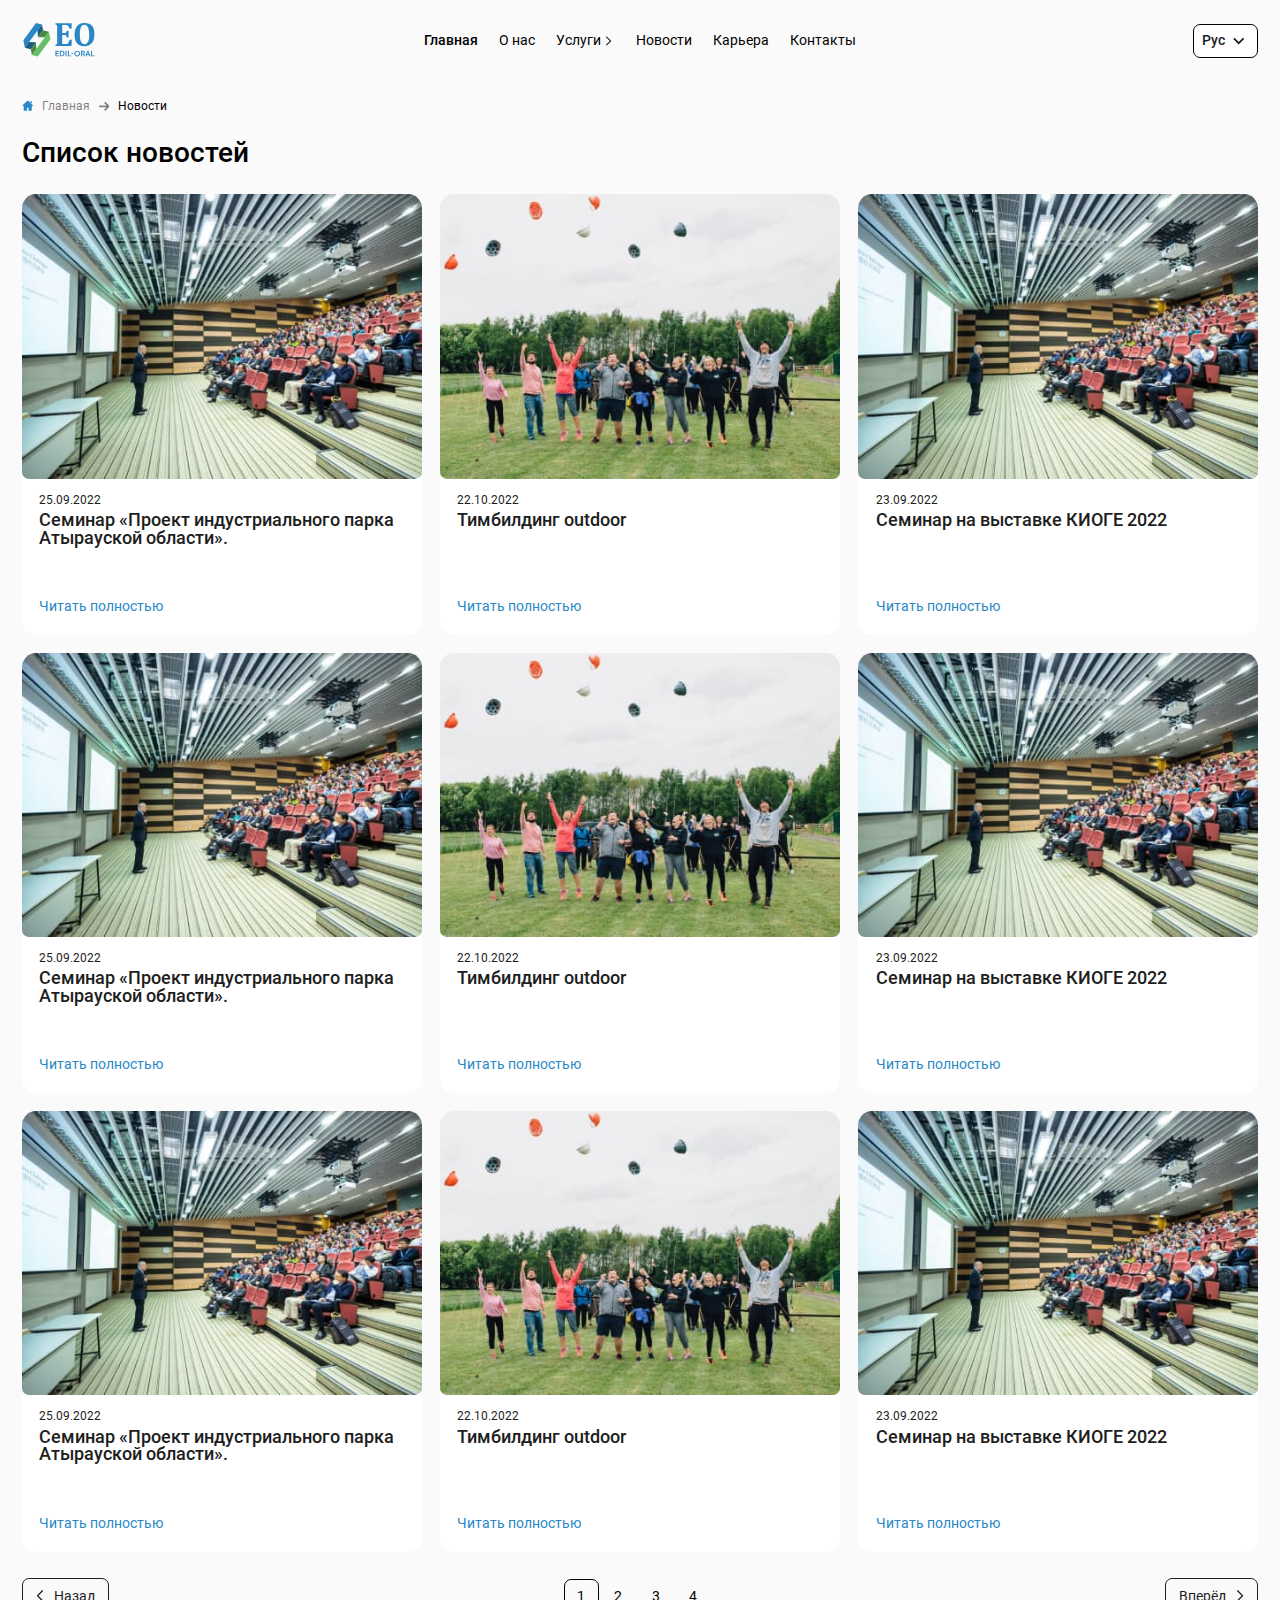
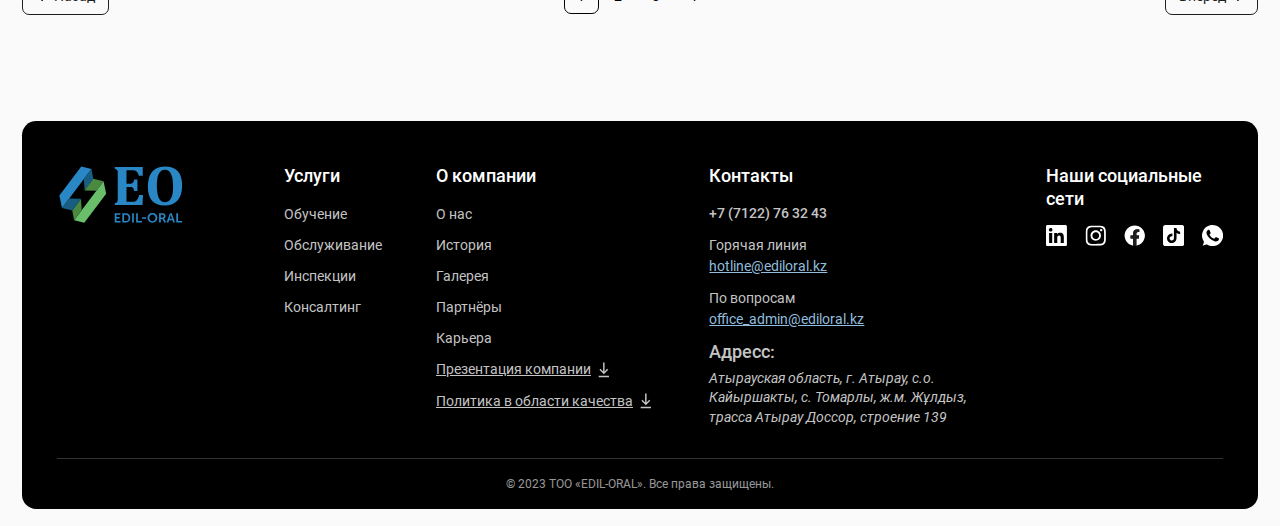
<file: news.html>
<!DOCTYPE html>
<html lang="ru">

<head>
    <meta charset="UTF-8">
    <meta http-equiv="X-UA-Compatible" content="IE=edge">
    <meta name="viewport" content="width=device-width, initial-scale=1.0">
    <title>News</title>
    <link rel="preconnect" href="https://fonts.googleapis.com">
    <link rel="preconnect" href="https://fonts.gstatic.com" crossorigin>
    <link
        href="https://fonts.googleapis.com/css2?family=Roboto:ital,wght@0,100;0,300;0,400;0,500;0,700;0,900;1,100;1,300;1,400;1,500;1,700;1,900&display=swap"
        rel="stylesheet">
    <link rel="stylesheet" href="https://cdn.jsdelivr.net/npm/swiper@11/swiper-bundle.min.css" />
    <link rel="stylesheet" href="https://cdn.jsdelivr.net/npm/@fancyapps/ui@4.0/dist/fancybox.css" />
    <link rel="stylesheet" href="css/style.min.css">
</head>


<body>

    <header class="header">
        <div class="container">
            <div class="header__inner">
                <a class="header__logo logo" href="#">
                    <img class="logo__img" src="images/logo.svg" alt="logo">
                </a>
                <div class="header__wrapper">
                    <nav class="header__menu menu">
                        <ul class="menu__list menu-list">
                            <li class="menu-list__item">
                                <a class="menu-list__link menu-list__link--active" href="#">
                                    Главная
                                </a>
                            </li>
                            <li class="menu-list__item">
                                <a class="menu-list__link" href="#">
                                    О нас
                                </a>
                            </li>
                            <li class="menu-list__item menu-list__item--sublist">
                                <div class="menu-list__point">
                                    <span>
                                        Услуги
                                    </span>
                                    <svg width="13" height="24" viewBox="0 0 13 24" fill="none"
                                        xmlns="http://www.w3.org/2000/svg">
                                        <g clip-path="url(#clip0_2426_5670)">
                                            <path fill-rule="evenodd" clip-rule="evenodd"
                                                d="M9.36126 11.6842C9.54625 11.8586 9.54625 12.1414 9.36126 12.3158L4.53192 16.8692C4.34693 17.0436 4.04705 17.0436 3.86207 16.8692L3.63874 16.6586C3.45375 16.4842 3.45375 16.2015 3.63874 16.027L7.90983 12L3.63874 7.97295C3.45375 7.79854 3.45375 7.5158 3.63874 7.34138L3.86207 7.13081C4.04705 6.9564 4.34693 6.9564 4.53192 7.13081L9.36126 11.6842Z"
                                                fill="#1E1E1E" />
                                        </g>
                                        <defs>
                                            <clipPath id="clip0_2426_5670">
                                                <rect width="24" height="12" fill="white"
                                                    transform="translate(0.5 24) rotate(-90)" />
                                            </clipPath>
                                        </defs>
                                    </svg>
                                </div>
                                <ul class="menu-list__sublist menu-sublist">
                                    <li class="menu-sublist__item">
                                        <a class="menu-sublist__link" href="#">
                                            Услуга 1
                                        </a>
                                    </li>
                                    <li class="menu-sublist__item">
                                        <a class="menu-sublist__link" href="#">
                                            Услуга 2
                                        </a>
                                    </li>
                                    <li class="menu-sublist__item">
                                        <a class="menu-sublist__link" href="#">
                                            Услуга 3
                                        </a>
                                    </li>
                                </ul>
                            </li>
                            <li class="menu-list__item">
                                <a class="menu-list__link" href="#">
                                    Новости
                                </a>
                            </li>
                            <li class="menu-list__item">
                                <a class="menu-list__link" href="#">
                                    Карьера
                                </a>
                            </li>
                            <li class="menu-list__item">
                                <a class="menu-list__link" href="#">
                                    Контакты
                                </a>
                            </li>
                        </ul>
                    </nav>
                    <div class="header__lang lang">
                        <div class="lang__inner">
                            <div class="lang__text">
                                Выбрать язык
                                <span>
                                    / Изменить
                                </span>
                            </div>
                            <div class="lang__current">
                                <span>
                                    Рус
                                </span>
                                <svg width="22" height="22" viewBox="0 0 22 22" fill="none"
                                    xmlns="http://www.w3.org/2000/svg">
                                    <path d="M16.5 8.25L11 13.75L5.5 8.25" stroke="#1E1E1E" stroke-width="2" />
                                </svg>
                            </div>
                        </div>
                        <ul class="lang__list lang-list">
                            <li class="lang-list__item">
                                <a class="lang-list__link" href="#">
                                    <span>
                                        Рус
                                    </span>
                                    <?xml version="1.0" encoding="UTF-8"?><svg xmlns="http://www.w3.org/2000/svg"
                                        viewBox="0 0 9 6" width="900" height="600">
                                        <rect fill="#fff" width="9" height="3" />
                                        <rect fill="#d52b1e" y="3" width="9" height="3" />
                                        <rect fill="#0039a6" y="2" width="9" height="2" />
                                    </svg>
                                </a>
                            </li>
                            <li class="lang-list__item">
                                <a class="lang-list__link" href="#">
                                    <span>
                                        Кз
                                    </span>
                                    <?xml version="1.0" encoding="utf-8"?>
                                    <svg width="800px" height="800px" viewBox="0 0 36 36"
                                        xmlns="http://www.w3.org/2000/svg" xmlns:xlink="http://www.w3.org/1999/xlink"
                                        aria-hidden="true" role="img" class="iconify iconify--twemoji"
                                        preserveAspectRatio="xMidYMid meet">

                                        <path fill="#00AFCA"
                                            d="M36 27a4 4 0 0 1-4 4H4a4 4 0 0 1-4-4V9a4 4 0 0 1 4-4h28a4 4 0 0 1 4 4v18z">

                                        </path>

                                        <g fill="#FFCC4D">

                                            <circle cx="19.035" cy="16.513" r="2.865">

                                            </circle>

                                            <path
                                                d="M19.037 13.432c.17-.002.232-.109.232-.236c0-.17-.232-1.496-.232-1.496s-.236 1.326-.236 1.496c0 .127.064.236.236.236zm0 6.178c-.172.001-.236.108-.236.235c0 .171.236 1.479.236 1.479s.232-1.309.232-1.479c.001-.126-.062-.235-.232-.235zm-.801-.121c-.165-.042-.252.045-.285.168c-.044.164-.163 1.506-.163 1.506s.571-1.221.615-1.385c.034-.123-.001-.245-.167-.289zm1.6-5.968c.166.044.256-.044.289-.166c.044-.165.154-1.49.154-1.49s-.562 1.203-.607 1.369c-.033.122-.001.243.164.287zm-2.343 5.658c-.149-.083-.256-.022-.319.089c-.085.147-.547 1.412-.547 1.412s.867-1.031.952-1.178c.064-.111.063-.237-.086-.323zm3.089-5.351c.149.086.259.024.322-.086c.086-.148.535-1.398.535-1.398s-.856 1.017-.942 1.164c-.062.11-.062.235.085.32zm-3.727 4.862c-.122-.119-.241-.088-.331.002c-.12.121-.894 1.223-.894 1.223s1.105-.772 1.225-.891c.09-.09.122-.214 0-.334zm4.369-4.37c.122.121.243.09.333 0c.121-.12.879-1.213.879-1.213s-1.089.762-1.209.883c-.09.09-.123.21-.003.33zm-4.857 3.731c-.087-.146-.21-.146-.321-.083c-.148.085-1.18.949-1.18.949s1.267-.458 1.414-.543c.111-.064.173-.174.087-.323zm5.35-3.089c.087.149.213.15.322.087c.148-.086 1.163-.944 1.163-.944s-1.249.453-1.397.538c-.11.064-.172.171-.088.319zm-5.657 2.346c-.046-.164-.166-.196-.289-.164c-.164.044-1.385.612-1.385.612s1.342-.115 1.506-.159c.123-.034.212-.123.168-.289zm5.966-1.6c.046.166.166.2.289.167c.165-.044 1.368-.61 1.368-.61s-1.324.114-1.49.158c-.122.032-.211.121-.167.285zm-6.071.803c-.002-.17-.109-.232-.236-.232c-.17 0-1.496.232-1.496.232s1.326.236 1.496.236c.127 0 .236-.064.236-.236zm6.178 0c.001.172.108.236.235.236c.171 0 1.479-.236 1.479-.236s-1.309-.232-1.479-.232c-.127-.001-.235.062-.235.232zm-6.073-.797c.042-.165-.045-.252-.168-.285c-.164-.044-1.506-.163-1.506-.163s1.221.571 1.385.615c.123.033.245-.001.289-.167zm5.967 1.599c-.044.166.044.256.166.289c.165.044 1.49.154 1.49.154s-1.203-.563-1.369-.607c-.122-.032-.243-.001-.287.164zm-5.659-2.342c.083-.148.022-.256-.089-.319c-.147-.085-1.412-.547-1.412-.547s1.031.867 1.178.952c.111.064.237.062.323-.086zm5.351 3.089c-.086.149-.024.259.086.322c.147.086 1.398.535 1.398.535s-1.017-.855-1.164-.941c-.11-.063-.235-.063-.32.084zm-4.862-3.727c.119-.122.088-.241-.002-.331c-.121-.12-1.223-.894-1.223-.894s.772 1.105.891 1.225c.09.09.213.122.334 0zm4.37 4.369c-.121.122-.09.244 0 .333c.12.121 1.213.879 1.213.879s-.762-1.089-.883-1.21c-.09-.09-.21-.123-.33-.002zm-3.73-4.858c.145-.087.146-.21.083-.321c-.085-.147-.949-1.18-.949-1.18s.458 1.267.543 1.414c.063.111.174.173.323.087zm3.089 5.351c-.148.086-.15.211-.087.321c.086.148.944 1.163.944 1.163s-.453-1.25-.538-1.398c-.064-.109-.172-.172-.319-.086zm-2.347-5.658c.164-.046.196-.166.164-.289c-.044-.164-.612-1.385-.612-1.385s.115 1.342.159 1.506c.033.123.123.212.289.168zm1.6 5.967c-.166.046-.2.166-.167.289c.044.165.61 1.368.61 1.368s-.114-1.325-.158-1.489c-.032-.123-.121-.212-.285-.168z">

                                            </path>

                                        </g>

                                        <g fill="#FFCC4D">

                                            <path
                                                d="M21.846 23.645l-.037.016l-.041.006l-.031.006l-.057-.012l-.025-.01l-.023-.011l-.027-.017l-.045-.032l-.041-.033l-.023-.016l-.029-.012l-.02-.005h-.029l-.113.235l-.023.033l-.022.027l-.023.017l-.02.017l-.029.011h-.027l-.025-.011l-.035-.017l-.01-.017l-.012-.017l-.012-.022l-.012-.026l-.016-.083l-.033.027l-.031.039l-.062.094l-.037.049l-.039.038l-.021.023l-.027.017l-.027.012l-.033.01h-.016l-.029.006l-.027-.006l-.021-.01l-.064-.077l-.072-.077l-.049.077l-.057.065l-.027.027l-.025.027l-.027.022l-.051.028l-.027.006h-.027l-.023-.006l-.022-.012l-.016-.017l-.021-.026a2.5 2.5 0 0 0-.045-.121l-.006-.028l-.01-.021l-.012-.011h-.012l-.148.242l-.021.021l-.039.017l-.086.021h-.051l-.039-.011l-.012-.006l-.016-.017l-.004-.01v-.022l.02-.242l-.016.006l-.043.021a3.434 3.434 0 0 0-.115.126l-.049.061l-.061.051l-.057.043l-.032.018l-.066.01l-.027-.006l-.012-.004l-.011-.012l-.006-.017V24.1l.006-.07l.017-.111l-.011-.065l-.023-.038l-.033.049l-.054.071a4.69 4.69 0 0 1-.138.144a1.352 1.352 0 0 0-.077.055l-.06.021l-.012-.006h-.017l-.012-.01l-.004-.006l-.012-.017l-.004-.017v-.021l-.006-.028l.006-.208c-.1.068-.201.134-.303.197l-.038.017l-.043.022c-.041.01-.081.02-.121.032h-.04l-.037-.005l-.034-.012l.017-.044l.033-.077l.021-.032l.024-.033l.021-.033l.056-.055l.061-.043l.07-.045l.072-.033l.083-.027l.082-.021l.187-.033l.093-.012c.276-.016.553-.018.829-.016l.303-.017l.094-.011l.174-.033l.084-.023l.078-.032l.072-.033c.038-.03.077-.06.117-.088l.053-.062l-.057-.109l.045-.006l.043-.01l.045-.022l.037-.028l.016-.01l.018-.017l.012-.022l.012-.016l.004-.022v-.038l-.012-.022l.094-.017l.1-.011l.105-.006h.109c.153.006.305.015.457.027c.23.028.461.05.692.072l.207.011v.076l-.004.034l-.012.032l-.01.033l-.012.027l-.016.022c-.019.022-.04.044-.061.065l-.049.032l-.053.022l-.053.012l-.061.011l-.117-.011l-.061-.017l-.053-.028l-.057-.027l-.043-.039l-.043-.043v.094c-.008.061-.018.121-.027.182l-.021.057l-.012.023l-.016.016l-.012.017l-.014.01m-4.418-.517l.125.055a1.45 1.45 0 0 1 .077-.06l.049-.026l.044-.028l.165-.066l.142-.066l.072-.027l.122-.065l.049-.034c.124-.081.249-.161.374-.24l.109-.077l.083-.066c.082-.074.162-.149.242-.225l.033-.022l.038-.022a3.49 3.49 0 0 1 .138-.066l.093-.032c.186-.051.375-.091.565-.121c.194-.023.388-.049.582-.071l.258-.044c.064-.018.128-.034.193-.049l.066-.083l.106-.115l.072-.071l.08-.067l.094-.071l.109-.072l.166-.098c.119-.06.237-.12.355-.182c.21-.098.417-.202.623-.308l.098-.066l.027-.083l.039-.081l.049-.083l.127-.17c.058-.062.114-.124.17-.188c.068-.066.138-.13.209-.192l.106-.087l.053-.039l.057-.038c.04-.023.08-.045.121-.066l.061-.028l.059-.021l.129-.034l.064-.004l.061-.006l.064.006l.061.01l-.004.066l-.016.065l-.049.138l-.041.071l-.049.072l-.06.076l-.072.077l.057-.006l.049-.011l.039-.012l.037-.016l.072-.022l.103-.011l.006.039v.038l-.006.038l-.01.033l-.016.033l-.023.033l-.021.026l-.027.028a7.797 7.797 0 0 1-.231.214l.065.006c.048.015.096.03.145.043l.053.012l-.064.05a5.026 5.026 0 0 1-.154.099l-.176.099l-.088.055l-.088.061l-.082.066l.037.005l.051.022l.022.006l.021.011l.018.005l.016-.005l-.109.061a7.605 7.605 0 0 0-.203.099l-.084.05l-.016.017l-.01.017l-.012.016l.004.022l.012.017l.021.016l.02.018l-.008.021l-.012.018l-.021.016l-.02.017l-.053.026l-.064.028l-.125.044l-.078.039l.109.109l-.039.038l-.037.028l-.033.017l-.039.016l-.076.011h-.108l.012.05l.016.049l.023.111a4.474 4.474 0 0 1-.209.153l-.127.082l-.141.082l-.084.039l-.082.038a4.68 4.68 0 0 1-.281.099l-.213.045l-.117.017c.127.004.254.006.381.005l.312-.033l.137-.027l.121-.033c.08-.027.158-.057.236-.088l.152-.07l.15-.083l.141-.089l.15-.087l-.09-.044l-.086-.027l-.041-.019c-.031-.015-.062-.03-.094-.043l-.051-.028l.043-.032l.053-.022l.057-.021c.066-.016.133-.031.199-.045c.086-.009.172-.02.258-.032l.109-.011l.084-.021l.022-.012l.016-.017l-.004-.006l-.012-.011l-.016-.006l-.021-.01l-.061-.012l-.078-.011l-.076-.006l-.076-.011l-.068-.017l-.041-.017l.537-.12l.094-.028c.041-.015.081-.032.121-.049l.053-.034l.023-.021l-.006-.005l-.01-.012l-.051-.011l-.07-.006h-.084c-.057-.004-.113-.008-.17-.01l-.07-.012l-.045-.011l.078-.032c.116-.036.234-.069.352-.1c.067-.023.135-.046.203-.066l.104-.044l.049-.027l.045-.027l.016-.017l.017-.022l.016-.016l.006-.017l-.006-.017l-.016-.012l-.017-.004h-.152l-.072.004h-.098l-.029-.004l-.019-.012l-.024-.011c.2-.132.402-.263.605-.391l.158-.11a3.25 3.25 0 0 0 .125-.109l.049-.055l.045-.055l.033-.06l.027-.06l.016-.067v-.071h-.037l-.039.006l-.086.032a5.447 5.447 0 0 1-.232.138l-.043.028l-.051.021l-.049.017l-.045.011l-.043.006H24.5l-.043-.017l.133-.099c.107-.091.213-.183.318-.275a9.94 9.94 0 0 0 .34-.341l.158-.176c.047-.062.095-.122.144-.182c.039-.056.078-.113.115-.17l.012-.021l.004-.017l-.004-.023l-.006-.016l-.006-.018l-.016-.011l-.017-.017l-.016-.006l-.021-.01l-.024-.006h-.043l-.021.006l-.029.004l-.016.018l-.023.017c-.112.112-.223.226-.332.341l-.133.126a19.54 19.54 0 0 1-.264.226a3.428 3.428 0 0 1-.127.082l-.121.061l.037-.033c.04-.038.079-.076.117-.115c.141-.162.276-.33.406-.5l.254-.357l.068-.12l.068-.11l.055-.1l.043-.094l.027-.076l.006-.027v-.044l-.006-.017l-.02-.033l-.012-.011l-.018-.005l-.031-.018l-.041-.011h-.075l-.021.006l-.016.005l-.023.012l-.016.016l-.045.039a4.24 4.24 0 0 0-.143.182c-.11.172-.226.34-.346.505l-.139.165l-.07.072l-.076.066l.098-.183l.154-.323l.1-.236l.043-.121l.076-.248c.019-.08.036-.16.051-.241c.007-.075.013-.15.018-.226l-.008-.055l-.004-.049l-.006-.051l-.016-.064l-.012-.018l-.027-.027l-.037-.016l-.041-.012h-.037l-.035.006l-.01.006l-.016.004l-.006.012c-.099.312-.174.63-.26.945c-.032.088-.064.176-.098.264l-.082.159l-.051.071l.033-.158c.016-.092.03-.183.043-.275l.023-.226l.006-.094a3.445 3.445 0 0 0-.012-.143l-.01-.055l-.016-.044l-.023-.033l-.012-.011l-.033-.011l-.016-.006h-.018l-.016.006l-.045.011l-.043.022c-.034.17-.075.339-.121.506a6.14 6.14 0 0 1-.23.62a7.493 7.493 0 0 1-.188.368l-.121.209l-.131.197a8.785 8.785 0 0 1-.273.362c-.092.104-.186.206-.281.308c-.099.097-.2.193-.303.287c-.106.088-.213.173-.322.257a7.463 7.463 0 0 1-.408.275l-.242.142l-.385.177l-.396.142l-.328.1l-.34.076l-.17.028l-.348.044l-.176.011l-.017.006l-.017.005l-.033.018l-.037.026a4.543 4.543 0 0 0-.127.115l-.088.089l-.319.356l-.121.121l-.142.109l-.056.038l-.055.034l-.12.055c-.186.076-.375.145-.562.22l-.049.027l-.044.023l-.032.021l-.061.061l-.017.027l-.012.027l-.004.039v.028">

                                            </path>

                                            <path
                                                d="M19.441 23.375l.092.012l.045.017l.01.005v.006h-.01l-.012.005l-.088.017h-.07l-.23-.017l-.583-.011c-.154.002-.308.006-.462.011c-.136.01-.271.021-.407.033l-.105.017l-.093.021c-.022.008-.043.016-.065.022l-.028.012l-.022.017l.01-.056l.024-.056l-.077.022l-.066.033l-.026.017l-.023.022l-.017.026l-.004.028l-.016-.038l-.012-.034a.808.808 0 0 0-.012-.071c.006-.029.012-.058.016-.087l.018-.028l.01-.022l.023-.026l.044-.044l.06-.039l.068-.038a.503.503 0 0 0 .114.049a.322.322 0 0 0 .117-.011c.061.054.219.043.241-.055a.24.24 0 0 0 0-.11l.066-.005l.077-.012l.17-.044l.089-.017l.082-.021l.077-.011l.065-.006l-.027.023l-.143.109l-.054.038l.07.018l.061.011l-.13.148l-.034.044l.043.017l.044.012l.05.011h.099l.098-.022l.039-.023l.045.023l.044.017c.028.008.057.016.086.022c.068.007.136.015.205.021h.414m-.501-1.672l-.049.099l-.056.127a2.618 2.618 0 0 0-.081.158l-.028.028l-.065-.055l-.072-.05l-.077-.039l-.081-.032l-.177-.045l-.087-.016a6.75 6.75 0 0 0-.286-.027a5.971 5.971 0 0 1-.379-.018l-.176-.021l-.099-.017l-.093-.021l-.098-.034l-.083-.043l-.061-.04l-.126-.093c-.184-.173-.366-.348-.555-.517l-.109-.076l-.05-.022l-.052-.016l-.093-.021a4.505 4.505 0 0 0-.164-.055a4.336 4.336 0 0 0-.155-.071a3.155 3.155 0 0 1-.263-.182l-.055-.051l-.109-.109l-.105-.115c-.173-.211-.336-.429-.505-.643a9.824 9.824 0 0 0-.247-.253l-.071-.065l-.072-.06l-.158-.115l-.016.005l-.018.017l-.017.022c-.01.025-.018.051-.026.077l-.006.022l-.04-.018l-.033-.017l-.04-.017l-.033-.011h-.071l-.039.011l-.038.017c.03.038.059.076.087.115l.049.077l.089.17l.032.083l.012.044l.012.033l.005.038v.032h-.296l.043.066c.033.045.068.089.103.132l.182.182l.061.049l.056.039a3.445 3.445 0 0 1-.143.012l-.144.016l.049.045c.043.03.085.061.127.093l.071.049l.072.044l.071.039l.066.022l.061.016l.049.011l.016.006l.012.012l.004.005v.021l-.016.045l-.004.032l-.007.022v.016l.007.028l.004.022l.012.01l.016.012l.021.011l.028.006l.056.022l.027.01l.022.017l.005.006v.011l-.005.006l-.044.032l-.022.022l-.022.027v.023l-.005.022l.011.059l.192.066l.044.01l.044.018l.033.017l.028.017l-.182.143l.049.044l.061.033l.077.038c.055.02.11.038.166.056l.082.016l.072.017h.065l-.061.044l-.077.049l-.082.045l-.061.044l.055.038c.167.086.338.166.512.237c.304.124.615.232.928.329c.07.017.139.035.208.055l.088.017l-.177-.017a7.468 7.468 0 0 1-.329-.05l-.154-.033l-.303-.087l-.142-.05c-.38-.148-.751-.318-1.132-.462l.028-.016l.077-.028l.049-.011c.067-.02.132-.042.198-.066a7.444 7.444 0 0 1-.391-.07a4.739 4.739 0 0 0-.203-.061l-.039-.017l-.033-.017l-.027-.018l-.018-.016v-.005l.006-.006l.017-.006l.016-.011l.044-.017l.192-.056l.111-.038c-.159-.03-.319-.057-.479-.082l-.077-.018l-.061-.021l-.022-.012l-.021-.017l-.018-.01l-.011-.018l.017-.011l.049-.011c.051-.008.103-.017.154-.027l.088-.011c.05-.014.099-.029.148-.045l.023-.016l.022-.018l-.087-.033l-.056-.01l-.055-.012l-.252-.033l-.066-.016l-.061-.012l-.121-.043l-.056-.028l-.045-.032l-.044-.039l-.033-.049l.012-.006l.021-.006h.028l.044.006l.209.011l.122.012h.153l.043-.006l.034-.011l.022-.012a9.196 9.196 0 0 1-.308-.132a6.414 6.414 0 0 0-.204-.099l-.208-.109l-.099-.061a7.586 7.586 0 0 1-.181-.132l-.077-.066l-.034-.038l-.034-.033l-.021-.033l-.023-.039l-.022-.032l-.012-.038l-.009-.071h.037l.044.005l.044.018l.044.016l.087.055l.099.055l.044.028l.049.026l.049.022l.044.017l.049.012l.044.005h.05l.043-.017l-.13-.1a13.893 13.893 0 0 1-.319-.273a8.748 8.748 0 0 1-.501-.518l-.07-.093l-.072-.088a7.298 7.298 0 0 1-.116-.171l-.01-.022v-.038l.005-.017l.005-.016l.017-.011l.016-.017l.018-.012l.021-.006l.022-.004h.044l.027.004l.024.006l.021.017c.119.118.236.237.351.358c.127.122.259.24.396.352l.126.081l.065.034l.061.021l-.043-.027l-.115-.115c-.141-.162-.275-.33-.407-.5a10.5 10.5 0 0 1-.171-.242a7.343 7.343 0 0 0-.154-.236a5.403 5.403 0 0 1-.121-.209a5.052 5.052 0 0 0-.07-.17l-.007-.027v-.045l.007-.016l.021-.033l.012-.012l.017-.01l.071-.023h.077l.022.005l.016.006l.022.012l.061.055l.143.182c.112.172.23.34.352.505l.13.165l.072.071l.077.066a13.15 13.15 0 0 1-.252-.504a9.786 9.786 0 0 1-.099-.236l-.044-.121a4.433 4.433 0 0 0-.077-.248l-.027-.121l-.02-.123l-.012-.115l-.005-.109l.005-.055l.007-.05l.005-.05l.011-.049l.011-.018l.006-.016l.016-.018l.011-.01l.038-.017l.039-.01h.038l.033.006l.016.004l.012.006l.006.012l.006.016c.094.307.171.619.252.93c.032.087.065.173.1.258l.038.082l.044.077l.049.077l-.032-.16a5.974 5.974 0 0 0-.044-.273a8.572 8.572 0 0 1-.027-.319l.011-.143l.011-.056l.017-.043l.022-.033l.011-.012l.016-.011l.016-.005h.05l.045.016l.043.022l.077.346c.028.105.059.21.093.313c.056.157.117.313.182.467l.077.159l.11.21l.12.208l.133.198l.142.197l.133.165c.092.104.185.207.28.308c.099.097.2.192.303.285l.159.133c.146.114.296.222.451.324c.121.072.244.142.368.209l.378.182c.192.076.386.146.582.208c.192.051.387.095.583.132c.263.042.533.067.804.078">

                                            </path>
                                        </g>
                                        <g fill="#FFCC4D">
                                            <path
                                                d="M3.457 28.522s-.237.197-.317.098c-.129-.16.397-.959.397-1.241c0-.461-.309-.589-.689-.654c-.256-.044-.671.019-.671.019c.078.105.129.138.261.144a.554.554 0 0 0-.296.501c0 .396.164.56.164 1.009c0 .249-.204.565-.204.565c.36-.036.54-.369.438-.637a.174.174 0 0 1 .154.047c.026-.073-.015-.16-.071-.233c.045-.023.078-.009.149.005c-.007-.076-.053-.156-.164-.232c.324.083.523-.142.523-.378c0-.18-.125-.308-.248-.308a.256.256 0 0 0-.131.041c-.023-.048-.011-.114.012-.163c-.089.023-.146.076-.105.188a.22.22 0 0 0-.161.074a.192.192 0 0 0 .161.072c-.05.104.006.163.087.209c0 0-.052-.209.081-.209c.06 0 .114.021.114.108c0 .075-.067.181-.221.175c-.155-.007-.28-.107-.28-.352c0-.229.183-.342.424-.349c.218-.007.382.111.382.336c0 .298-.432.98-.432 1.246c0 .2.179.311.355.311c.228 0 .42-.226.42-.226l-.132-.166zm-.05-5.402c0-.498.448-.755.8-.755c.474 0 .727.284.727.654c0 .212-.039.344-.136.545l-1.087 2.257a.67.67 0 0 0-.051.3c0 .202.197.368.403.373c.187.005.392-.175.392-.38c0-.249-.128-.359-.261-.359c-.163 0-.228.066-.228.181c0 .081.039.115.094.115c.14 0 .101-.188.101-.188a.13.13 0 0 1 .094.176a.247.247 0 0 1 .135.079a.248.248 0 0 1-.135.074c.033.108-.011.161-.105.184a.193.193 0 0 0 .013-.116c-.149.042-.377-.024-.377-.282c0-.256.177-.471.51-.418c-.08-.036-.119-.113-.127-.201c.06.025.127.028.127.028c-.039-.068-.093-.127-.091-.263c.062.029.119.08.198.047c-.124-.243.028-.577.416-.658a.8.8 0 0 0-.211.524c0 .58.162.676.162 1.078a.596.596 0 0 1-.258.474v-.007c.112.03.185.087.227.162c-.259.073-.636.072-.837-.007a.62.62 0 0 1-.443-.295a.897.897 0 0 1 0-.714c.154-.321.88-1.86 1.106-2.345a.77.77 0 0 0 .077-.33c0-.295-.271-.399-.425-.399c-.185 0-.373.142-.373.316c0 .112.061.178.147.178c.209 0 .196-.177.154-.289c.129.06.205.162.184.272c.074.01.144.045.208.117c-.051.066-.113.114-.208.115c.042.17-.072.242-.184.281c.035-.124.058-.269-.154-.269c-.155 0-.277-.027-.348-.128c-.005.135-.018.665-.018.665c-.008.2.267.194.442.135c-.067.23-.202.355-.517.323a.247.247 0 0 1 .158.241c0 .188-.152.395-.251.457l-.05-1.948z">

                                            </path>
                                            <path
                                                d="M3.506 23.12c0-.498-.448-.755-.8-.755c-.474 0-.727.284-.727.654c0 .212.039.344.136.545l1.087 2.257a.67.67 0 0 1 .05.3c0 .202-.197.368-.402.373c-.188.005-.392-.175-.392-.38c0-.249.128-.359.261-.359c.163 0 .228.066.228.181c0 .081-.039.115-.094.115c-.14 0-.101-.188-.101-.188a.13.13 0 0 0-.094.176a.247.247 0 0 0-.135.079a.248.248 0 0 0 .135.074c-.032.108.012.161.106.183a.193.193 0 0 1-.013-.116c.149.042.377-.024.377-.282c0-.256-.177-.471-.509-.418c.079-.036.119-.113.126-.201a.423.423 0 0 1-.126.028c.038-.068.092-.127.09-.263c-.062.029-.118.08-.198.047c.124-.243-.028-.577-.416-.658a.8.8 0 0 1 .211.524c0 .58-.161.676-.161 1.078c0 .168.087.351.258.474v-.007a.343.343 0 0 0-.227.162c.259.073.635.072.837-.007a.62.62 0 0 0 .443-.295a.897.897 0 0 0 0-.714c-.154-.321-.88-1.86-1.106-2.345a.77.77 0 0 1-.077-.33c0-.295.271-.399.425-.399c.185 0 .373.142.373.316c0 .112-.061.178-.147.178c-.209 0-.196-.177-.155-.289c-.129.06-.205.162-.184.272a.337.337 0 0 0-.208.117c.051.066.113.114.208.115c-.042.17.072.242.184.281c-.035-.124-.058-.269.155-.269c.155 0 .277-.027.348-.128l.018.665c.008.2-.268.194-.443.135c.066.229.202.354.516.322a.247.247 0 0 0-.158.241c0 .188.151.395.251.457l.05-1.946zm-.049 5.402s.237.197.317.098c.129-.16-.397-.959-.397-1.241c0-.461.309-.589.689-.654c.256-.044.672.019.672.019c-.079.105-.129.138-.261.144a.555.555 0 0 1 .296.501c0 .396-.164.56-.164 1.009c0 .249.204.565.204.565c-.36-.036-.54-.369-.438-.637a.176.176 0 0 0-.154.047c-.026-.073.016-.16.071-.233c-.045-.023-.078-.009-.149.005c.007-.076.052-.156.164-.232c-.324.083-.523-.142-.523-.378c0-.18.125-.308.248-.308c.04 0 .098.017.131.041c.023-.048.011-.114-.013-.163c.09.023.146.076.106.188a.221.221 0 0 1 .161.074a.192.192 0 0 1-.161.072c.05.104-.006.163-.087.209c0 0 .052-.209-.081-.209c-.06 0-.114.021-.114.108c0 .075.067.181.221.175c.154-.007.279-.107.279-.352c0-.229-.183-.342-.424-.349c-.218-.007-.382.111-.382.336c0 .298.432.98.432 1.246c0 .2-.179.311-.355.311c-.228 0-.42-.226-.42-.226l.132-.166zm-.05-14.145c0-.5.448-.756.8-.756c.474 0 .727.284.727.655c0 .211-.039.343-.136.544l-1.087 2.258a.664.664 0 0 0-.051.299c0 .203.197.368.403.374c.187.004.392-.176.392-.38c0-.248-.128-.359-.261-.359c-.163 0-.228.067-.228.182c0 .079.039.114.094.114c.14 0 .101-.188.101-.188a.129.129 0 0 1 .094.174a.25.25 0 0 1 .135.08a.255.255 0 0 1-.135.075c.033.108-.011.16-.105.183a.192.192 0 0 0 .013-.116c-.149.042-.377-.024-.377-.282c0-.255.177-.47.51-.417c-.08-.038-.119-.115-.127-.201c.06.024.127.026.127.026c-.039-.068-.093-.127-.091-.262c.062.028.119.08.198.047c-.124-.244.028-.579.416-.658a.804.804 0 0 0-.211.524c0 .579.162.676.162 1.079c0 .168-.087.35-.258.474v-.007c.11.03.182.085.225.161c-.259.074-.636.072-.837-.007a.623.623 0 0 1-.443-.295a.892.892 0 0 1 0-.712c.154-.322.88-1.861 1.106-2.346a.787.787 0 0 0 .077-.33c0-.296-.271-.4-.425-.4c-.185 0-.373.141-.373.315c0 .112.061.179.147.179c.209 0 .196-.178.154-.289c.129.058.205.162.184.272c.074.01.144.044.208.118c-.051.064-.113.112-.208.114c.042.171-.072.243-.184.282c.035-.124.058-.268-.154-.268c-.155 0-.277-.027-.348-.127c-.005.134-.018.665-.018.665c-.008.199.267.194.442.134c-.065.23-.2.354-.515.322a.248.248 0 0 1 .158.242c0 .187-.152.395-.251.456l-.05-1.948z">

                                            </path>
                                            <path
                                                d="M3.506 14.377c0-.5-.448-.756-.8-.756c-.474 0-.727.284-.727.655c0 .211.039.343.136.544l1.087 2.258c.038.079.05.168.05.299c0 .203-.197.368-.402.374c-.188.004-.392-.176-.392-.38c0-.248.128-.359.261-.359c.163 0 .228.067.228.182c0 .079-.039.114-.094.114c-.14 0-.101-.188-.101-.188a.128.128 0 0 0-.094.174a.25.25 0 0 0-.135.08a.255.255 0 0 0 .135.075c-.032.108.011.16.105.183a.192.192 0 0 1-.013-.116c.149.042.377-.024.377-.282c0-.255-.177-.47-.509-.417c.079-.038.119-.115.126-.201c-.06.024-.126.026-.126.026c.038-.068.092-.127.09-.262c-.062.028-.118.08-.198.047c.124-.244-.028-.579-.416-.658a.804.804 0 0 1 .211.524c0 .579-.161.676-.161 1.079c0 .168.087.35.258.474v-.007c-.111.03-.184.085-.225.161c.259.074.635.072.837-.007a.623.623 0 0 0 .443-.295a.892.892 0 0 0 0-.712c-.154-.322-.88-1.861-1.106-2.346a.768.768 0 0 1-.077-.329c0-.296.271-.4.425-.4c.185 0 .373.141.373.315c0 .112-.061.179-.147.179c-.209 0-.196-.178-.155-.289c-.129.058-.205.162-.184.272a.33.33 0 0 0-.208.118c.051.064.113.112.208.114c-.042.171.072.243.184.282c-.035-.124-.058-.268.155-.268c.155 0 .277-.027.348-.127l.017.663c.008.199-.268.194-.443.134c.066.23.202.354.516.323a.248.248 0 0 0-.158.242c0 .187.151.395.251.456l.05-1.948z">

                                            </path>
                                            <path
                                                d="M3.506 12.879c0 .499-.448.756-.8.756c-.474 0-.727-.284-.727-.656c0-.21.039-.342.136-.544l1.087-2.258a.666.666 0 0 0 .05-.299c0-.202-.197-.368-.402-.373c-.188-.004-.392.175-.392.38c0 .249.128.359.261.359c.163 0 .228-.067.228-.182c0-.08-.039-.114-.094-.114c-.14 0-.101.188-.101.188a.129.129 0 0 1-.094-.175a.237.237 0 0 1-.135-.079a.26.26 0 0 1 .135-.074c-.032-.108.012-.16.106-.183a.192.192 0 0 0-.013.116c.149-.042.377.026.377.282c0 .255-.177.47-.509.417c.079.038.119.115.126.201a.46.46 0 0 0-.126-.026c.038.068.092.127.09.262c-.062-.028-.118-.08-.198-.047c.124.244-.028.579-.416.659a.807.807 0 0 0 .211-.525c0-.578-.161-.676-.161-1.078c0-.168.087-.35.258-.474v.007a.344.344 0 0 1-.226-.163c.259-.073.635-.072.837.008a.62.62 0 0 1 .443.296a.891.891 0 0 1 0 .712c-.154.322-.88 1.861-1.106 2.345a.765.765 0 0 0-.077.329c0 .297.271.4.425.4c.185 0 .373-.141.373-.316c0-.111-.061-.179-.147-.179c-.209 0-.196.177-.155.289c-.129-.058-.205-.162-.184-.272a.334.334 0 0 1-.208-.118c.051-.064.113-.113.208-.114c-.042-.17.072-.243.184-.283c-.035.125-.058.27.155.27c.155 0 .277.026.348.127l.018-.666c.008-.199-.268-.193-.443-.134c.066-.23.202-.354.516-.323a.248.248 0 0 1-.158-.242c0-.187.151-.395.251-.456l.049 1.95zm0 8.744c0 .499-.448.755-.8.755c-.474 0-.727-.283-.727-.654a1.1 1.1 0 0 1 .136-.544l1.087-2.258a.666.666 0 0 0 .05-.299c0-.203-.197-.368-.402-.373c-.188-.005-.392.175-.392.379c0 .248.128.359.261.359c.163 0 .228-.067.228-.182c0-.079-.039-.113-.094-.113c-.14 0-.101.188-.101.188a.13.13 0 0 1-.094-.175a.238.238 0 0 1-.135-.08a.254.254 0 0 1 .135-.074c-.032-.109.011-.161.105-.184a.192.192 0 0 0-.013.116c.149-.042.377.025.377.282c0 .255-.177.469-.509.417c.079.039.119.115.126.202c-.06-.023-.126-.027-.126-.027c.038.068.092.128.09.262c-.062-.028-.118-.08-.198-.047c.124.243-.028.58-.416.658a.802.802 0 0 0 .211-.524c0-.577-.161-.676-.161-1.078c0-.169.087-.351.258-.474v.006c-.111-.029-.184-.084-.225-.161c.259-.073.635-.072.837.008a.623.623 0 0 1 .443.295a.892.892 0 0 1 0 .712c-.154.322-.88 1.861-1.106 2.346a.761.761 0 0 0-.077.329c0 .296.271.399.425.399c.185 0 .373-.141.373-.316c0-.109-.061-.177-.147-.177c-.209 0-.196.177-.155.288c-.129-.058-.205-.163-.184-.272a.327.327 0 0 1-.208-.117a.272.272 0 0 1 .208-.115c-.042-.17.072-.241.184-.281c-.035.125-.058.269.155.269c.155 0 .277.026.348.128l.018-.666c.008-.198-.268-.193-.443-.134c.066-.229.202-.353.516-.322a.248.248 0 0 1-.158-.242c0-.187.151-.394.251-.456l.049 1.947z">

                                            </path>
                                            <path
                                                d="M3.407 21.623c0 .499.448.755.8.755c.474 0 .727-.283.727-.654a1.1 1.1 0 0 0-.136-.544l-1.087-2.258a.664.664 0 0 1-.051-.299c0-.203.197-.368.403-.373c.187-.005.392.175.392.379c0 .248-.128.359-.261.359c-.163 0-.228-.067-.228-.182c0-.079.039-.113.094-.113c.14 0 .101.188.101.188a.13.13 0 0 0 .094-.175a.238.238 0 0 0 .135-.08a.254.254 0 0 0-.135-.074c.033-.109-.011-.161-.105-.184c.019.042.019.08.013.116c-.149-.042-.377.025-.377.282c0 .255.177.469.51.417c-.08.039-.119.115-.127.202c.06-.023.127-.027.127-.027c-.039.068-.093.128-.091.262c.062-.028.119-.08.198-.047c-.124.243.028.58.416.658a.802.802 0 0 1-.211-.524c0-.577.162-.676.162-1.078a.594.594 0 0 0-.258-.474v.006a.341.341 0 0 0 .227-.162c-.259-.073-.636-.072-.837.008a.623.623 0 0 0-.443.295a.892.892 0 0 0 0 .712c.154.322.88 1.861 1.106 2.346c.048.102.077.21.077.329c0 .296-.271.399-.425.399c-.185 0-.373-.141-.373-.316c0-.109.061-.177.147-.177c.209 0 .196.177.154.288c.129-.058.205-.163.184-.272a.323.323 0 0 0 .208-.117a.272.272 0 0 0-.208-.115c.042-.17-.072-.241-.184-.281c.035.125.058.269-.154.269c-.155 0-.277.026-.348.128c-.005-.134-.018-.666-.018-.666c-.008-.198.267-.193.442-.134c-.067-.229-.202-.353-.517-.322a.248.248 0 0 0 .158-.242c0-.187-.152-.394-.251-.456l-.05 1.948zm.05-14.144s.237-.199.317-.1c.129.161-.397.96-.397 1.242c0 .462.309.587.689.653c.256.045.672-.018.672-.018c-.08-.105-.13-.136-.262-.144a.55.55 0 0 0 .296-.499c0-.398-.164-.562-.164-1.01c0-.249.204-.566.204-.566c-.36.037-.54.37-.438.637a.173.173 0 0 1-.153-.047c-.026.074.016.16.071.234c-.045.024-.078.009-.149-.006c.007.077.052.157.164.233c-.325-.084-.524.142-.524.379c0 .179.125.306.248.306c.04 0 .098-.016.131-.041c.023.049.011.115-.013.164c.09-.023.146-.077.106-.188a.233.233 0 0 0 .161-.074a.196.196 0 0 0-.162-.073c.05-.104-.006-.162-.087-.208c0 0 .052.208-.081.208c-.06 0-.114-.02-.114-.107c0-.076.067-.182.221-.175c.154.006.279.106.279.353c0 .227-.183.339-.424.347c-.217.006-.381-.112-.381-.336c0-.299.432-.979.432-1.246c0-.2-.179-.312-.355-.312c-.228 0-.42.226-.42.226l.133.168z">

                                            </path>
                                            <path
                                                d="M3.457 7.479s-.237-.199-.317-.1c-.13.162.397.961.397 1.243c0 .462-.309.587-.689.653c-.256.044-.671-.019-.671-.019c.078-.105.129-.136.261-.144a.549.549 0 0 1-.297-.499c0-.398.164-.562.164-1.01c0-.249-.204-.566-.204-.566c.36.037.54.37.438.637a.177.177 0 0 0 .154-.047c.026.074-.015.16-.071.234c.044.024.077.009.149-.006c-.007.077-.053.157-.164.233c.324-.084.523.142.523.379c0 .179-.125.306-.248.306a.247.247 0 0 1-.131-.041c-.022.05-.01.115.013.164c-.089-.023-.145-.077-.105-.187a.23.23 0 0 1-.161-.074a.194.194 0 0 1 .161-.074c-.05-.104.006-.162.087-.208c0 0-.052.208.081.208c.06 0 .114-.02.114-.107c0-.076-.067-.182-.221-.175c-.155.006-.28.106-.28.352c0 .227.183.339.424.347c.218.006.382-.111.382-.336c0-.299-.432-.979-.432-1.246c0-.2.179-.312.355-.312c.228 0 .42.226.42.226l-.132.169zm-.05 5.4c0 .499.448.756.8.756c.474 0 .727-.284.727-.656c0-.21-.039-.342-.136-.544l-1.087-2.258a.67.67 0 0 1-.05-.298c0-.202.197-.368.403-.373c.187-.004.392.175.392.38c0 .249-.128.359-.261.359c-.163 0-.228-.067-.228-.182c0-.08.039-.114.094-.114c.14 0 .101.188.101.188a.13.13 0 0 0 .094-.175a.242.242 0 0 0 .134-.08a.26.26 0 0 0-.136-.074c.033-.108-.011-.16-.105-.183c.019.042.019.08.013.116c-.149-.042-.377.025-.377.282c0 .255.177.47.51.417c-.08.038-.119.115-.127.201a.464.464 0 0 1 .127-.026c-.039.068-.093.127-.091.262c.062-.028.119-.08.198-.047c-.124.244.028.579.416.659a.807.807 0 0 1-.211-.525c0-.578.162-.676.162-1.078a.597.597 0 0 0-.258-.474v.007a.349.349 0 0 0 .227-.163c-.26-.072-.637-.071-.839.009a.615.615 0 0 0-.442.295a.891.891 0 0 0 0 .712c.154.322.88 1.861 1.106 2.345a.787.787 0 0 1 .077.329c0 .297-.271.4-.425.4c-.185 0-.373-.141-.373-.316c0-.111.061-.179.147-.179c.209 0 .196.177.154.289c.129-.058.205-.162.184-.272a.329.329 0 0 0 .208-.118c-.051-.064-.113-.113-.208-.114c.042-.17-.072-.243-.184-.283c.035.125.058.27-.154.27c-.155 0-.277.026-.348.127c-.005-.134-.018-.666-.018-.666c-.008-.199.267-.193.442-.134c-.065-.228-.2-.352-.515-.321a.248.248 0 0 0 .158-.242c0-.187-.152-.395-.251-.456l-.05 1.948z">

                                            </path>
                                        </g>
                                    </svg>
                                </a>
                            </li>
                        </ul>
                    </div>
                    <div class="header__cnt cnt">
                        <h2 class="cnt__title">
                            Контакты
                        </h2>
                        <div class="cnt__inner">
                            <div class="cnt__item cnt-item cnt-item--active">
                                <div class="cnt-item__point cnt-point">
                                    <span>
                                        Атырау
                                    </span>
                                    <svg width="24" height="24" viewBox="0 0 24 24" fill="none"
                                        xmlns="http://www.w3.org/2000/svg">
                                        <path fill-rule="evenodd" clip-rule="evenodd"
                                            d="M14.8613 11.6842C15.0462 11.8586 15.0462 12.1414 14.8613 12.3158L10.0319 16.8692C9.84693 17.0436 9.54705 17.0436 9.36207 16.8692L9.13874 16.6586C8.95375 16.4842 8.95375 16.2015 9.13874 16.027L13.4098 12L9.13874 7.97295C8.95375 7.79854 8.95375 7.5158 9.13874 7.34138L9.36207 7.13081C9.54705 6.9564 9.84693 6.9564 10.0319 7.13081L14.8613 11.6842Z"
                                            fill="#1E1E1E" />
                                    </svg>

                                </div>
                                <div class="cnt-item__inner">
                                    <a class="cnt-item__tel" href="tel:+77122763243">
                                        +7 (7122) 76 32 43
                                    </a>
                                    <div class="cnt-item__wrapper">
                                        <div class="cnt-item__box cnt-box">
                                            <div class="cnt-box__text">
                                                По вопросам сервисного центра
                                            </div>
                                            <a class="cnt-box__link" href="mailto:workshop@ediloral.kz">
                                                workshop@ediloral.kz
                                            </a>
                                        </div>
                                        <div class="cnt-item__box cnt-box">
                                            <div class="cnt-box__text">
                                                По вопросам обучения
                                            </div>
                                            <a class="cnt-box__link" href="mailto:training@ediloral.kz">
                                                training@ediloral.kz
                                            </a>
                                        </div>
                                        <div class="cnt-item__box cnt-box">
                                            <div class="cnt-box__text">
                                                По общим вопросам
                                            </div>
                                            <a class="cnt-box__link" href="mailto:office_admin@ediloral.kz">
                                                office_admin@ediloral.kz
                                            </a>
                                        </div>
                                    </div>
                                    <div class="cnt-item__address cnt-address">
                                        <div class="cnt-address__text">
                                            Адресс:
                                        </div>
                                        <p class="cnt-address__subtext">
                                            Атырауская область, г. Атырау, с.о. Кайыршакты, с. Томарлы, ж.м. Жұлдыз,
                                            трасса Атырау Доссор, строение 139
                                        </p>
                                    </div>
                                </div>
                            </div>
                            <div class="cnt__item cnt-item">
                                <div class="cnt-item__point cnt-point">
                                    <span>
                                        Уральск
                                    </span>
                                    <svg width="24" height="24" viewBox="0 0 24 24" fill="none"
                                        xmlns="http://www.w3.org/2000/svg">
                                        <path fill-rule="evenodd" clip-rule="evenodd"
                                            d="M14.8613 11.6842C15.0462 11.8586 15.0462 12.1414 14.8613 12.3158L10.0319 16.8692C9.84693 17.0436 9.54705 17.0436 9.36207 16.8692L9.13874 16.6586C8.95375 16.4842 8.95375 16.2015 9.13874 16.027L13.4098 12L9.13874 7.97295C8.95375 7.79854 8.95375 7.5158 9.13874 7.34138L9.36207 7.13081C9.54705 6.9564 9.84693 6.9564 10.0319 7.13081L14.8613 11.6842Z"
                                            fill="#1E1E1E" />
                                    </svg>
                                </div>
                                <div class="cnt-item__inner">
                                    <a class="cnt-item__tel" href="tel:+77112527500">
                                        +7 (7112) 52 75 00
                                    </a>
                                    <div class="cnt-item__address cnt-address">
                                        <div class="cnt-address__text">
                                            Адресс:
                                        </div>
                                        <p class="cnt-address__subtext">
                                            ул. Гагарина 2/4
                                        </p>
                                    </div>
                                </div>
                            </div>
                            <div class="cnt__item cnt-item">
                                <div class="cnt-item__point cnt-point">
                                    <span>
                                        Баку, Азербайджан
                                    </span>
                                    <svg width="24" height="24" viewBox="0 0 24 24" fill="none"
                                        xmlns="http://www.w3.org/2000/svg">
                                        <path fill-rule="evenodd" clip-rule="evenodd"
                                            d="M14.8613 11.6842C15.0462 11.8586 15.0462 12.1414 14.8613 12.3158L10.0319 16.8692C9.84693 17.0436 9.54705 17.0436 9.36207 16.8692L9.13874 16.6586C8.95375 16.4842 8.95375 16.2015 9.13874 16.027L13.4098 12L9.13874 7.97295C8.95375 7.79854 8.95375 7.5158 9.13874 7.34138L9.36207 7.13081C9.54705 6.9564 9.84693 6.9564 10.0319 7.13081L14.8613 11.6842Z"
                                            fill="#1E1E1E" />
                                    </svg>
                                </div>
                                <div class="cnt-item__inner">
                                    <a class="cnt-item__tel" href="tel:+994123103415">
                                        +994 123103415
                                    </a>
                                    <div class="cnt-item__wrapper">
                                        <div class="cnt-item__box cnt-box">
                                            <div class="cnt-box__text">
                                                Email
                                            </div>
                                            <a class="cnt-box__link" href="mailto:azhdar.hajiyev@ediloral.az">
                                                azhdar.hajiyev@ediloral.az
                                            </a>
                                        </div>
                                    </div>
                                    <div class="cnt-item__address cnt-address">
                                        <div class="cnt-address__text">
                                            Адресс:
                                        </div>
                                        <p class="cnt-address__subtext">
                                            ул.Джаббара Джаббарлы, 44. Caspian Plaza, 3 корпус, 4 этаж
                                        </p>
                                    </div>
                                </div>
                            </div>
                        </div>
                    </div>
                </div>
                <div class="header__burger burger">
                    <svg width="24" height="24" viewBox="0 0 24 24" fill="none" xmlns="http://www.w3.org/2000/svg">
                        <path d="M21.5984 19.2H2.39844M21.5984 12H2.39844M21.5984 4.80005H2.39844" stroke="black"
                            stroke-width="2" stroke-linecap="round" />
                    </svg>
                </div>
            </div>
        </div>
    </header>

    <div class="wrapper">
        <main class="main">
            <div class="main__breadcrumbs breadcrumbs">
                <div class="container">
                    <ul class="breadcrumbs__list breadcrumbs-list">
                        <li class="breadcrumbs-list__item">
                            <a class="breadcrumbs-list__link" href="#">
                                <svg width="13" height="14" viewBox="0 0 13 14" fill="none"
                                    xmlns="http://www.w3.org/2000/svg">
                                    <g clip-path="url(#clip0_2426_7853)">
                                        <path
                                            d="M12.7817 6.31146L6.949 0.996757C6.69298 0.763442 6.30692 0.763468 6.05101 0.996731L0.218309 6.31149C0.0132296 6.49836 -0.0545125 6.78629 0.0456788 7.04499C0.145895 7.3037 0.389899 7.47085 0.667342 7.47085H1.59892V12.7958C1.59892 13.0069 1.77011 13.1781 1.98123 13.1781H5.17826C5.38938 13.1781 5.56056 13.0069 5.56056 12.7958V9.56265H7.43952V12.7958C7.43952 13.0069 7.6107 13.1781 7.82182 13.1781H11.0187C11.2298 13.1781 11.401 13.007 11.401 12.7958V7.47085H12.3328C12.6102 7.47085 12.8542 7.30367 12.9544 7.04499C13.0545 6.78626 12.9867 6.49836 12.7817 6.31146Z"
                                            fill="#2987C6" />
                                        <path
                                            d="M11.3018 1.58496H8.73438L11.6841 4.26712V1.96724C11.6841 1.75612 11.513 1.58496 11.3018 1.58496Z"
                                            fill="#2987C6" />
                                    </g>
                                    <defs>
                                        <clipPath id="clip0_2426_7853">
                                            <rect width="13" height="13" fill="white" transform="translate(0 0.5)" />
                                        </clipPath>
                                    </defs>
                                </svg>
                                <span>
                                    Главная
                                </span>
                            </a>
                            <svg width="12" height="12" viewBox="0 0 12 12" fill="none"
                                xmlns="http://www.w3.org/2000/svg">
                                <g opacity="0.5">
                                    <path
                                        d="M11.8082 6.46613L7.47455 10.7998C7.35085 10.9236 7.18597 10.9915 7.01017 10.9915C6.83417 10.9915 6.66939 10.9235 6.54569 10.7998L6.15223 10.4063C6.02862 10.2828 5.96052 10.1178 5.96052 9.9419C5.96052 9.7661 6.02862 9.59557 6.15223 9.47205L8.6804 6.93832H0.648286C0.286143 6.93832 0 6.65481 0 6.29257V5.73619C0 5.37394 0.286143 5.06185 0.648286 5.06185H8.70908L6.15232 2.51397C6.02872 2.39026 5.96062 2.22978 5.96062 2.05388C5.96062 1.87817 6.02872 1.71534 6.15232 1.59173L6.54578 1.19944C6.66949 1.07574 6.83427 1.00832 7.01027 1.00832C7.18607 1.00832 7.35095 1.07662 7.47465 1.20032L11.8083 5.53394C11.9323 5.65804 12.0005 5.8237 12 5.99979C12.0004 6.17647 11.9323 6.34223 11.8082 6.46613Z"
                                        fill="black" />
                                </g>
                            </svg>
                        </li>
                        <li class="breadcrumbs-list__item">
                            Новости
                        </li>
                    </ul>
                </div>
            </div>
            <section class="main__updates updates">
                <div class="container">
                    <h1 class="updates__title title">
                        Список новостей
                    </h1>
                    <div class="updates__inner">
                        <div class="updates__item news-item">
                            <picture class="news-item__img">
                                <img src="images/news-item-img-1.jpg" alt="img">
                            </picture>
                            <div class="news-item__inner">
                                <p class="news-item__date">
                                    25.09.2022
                                </p>
                                <h6 class="news-item__title">
                                    Семинар «Проект индустриального парка Атырауской области».
                                </h6>
                                <a href="#" class="news-item__link">
                                    Читать полностью
                                </a>
                            </div>
                        </div>
                        <div class="updates__item news-item">
                            <picture class="news-item__img">
                                <img src="images/news-item-img-2.jpg" alt="img">
                            </picture>
                            <div class="news-item__inner">
                                <p class="news-item__date">
                                    22.10.2022
                                </p>
                                <h6 class="news-item__title">
                                    Тимбилдинг outdoor
                                </h6>
                                <a href="#" class="news-item__link">
                                    Читать полностью
                                </a>
                            </div>
                        </div>
                        <div class="updates__item news-item">
                            <picture class="news-item__img">
                                <img src="images/news-item-img-3.jpg" alt="img">
                            </picture>
                            <div class="news-item__inner">
                                <p class="news-item__date">
                                    23.09.2022
                                </p>
                                <h6 class="news-item__title">
                                    Семинар на выставке КИОГЕ 2022
                                </h6>
                                <a href="#" class="news-item__link">
                                    Читать полностью
                                </a>
                            </div>
                        </div>
                        <div class="updates__item news-item">
                            <picture class="news-item__img">
                                <img src="images/news-item-img-1.jpg" alt="img">
                            </picture>
                            <div class="news-item__inner">
                                <p class="news-item__date">
                                    25.09.2022
                                </p>
                                <h6 class="news-item__title">
                                    Семинар «Проект индустриального парка Атырауской области».
                                </h6>
                                <a href="#" class="news-item__link">
                                    Читать полностью
                                </a>
                            </div>
                        </div>
                        <div class="updates__item news-item">
                            <picture class="news-item__img">
                                <img src="images/news-item-img-2.jpg" alt="img">
                            </picture>
                            <div class="news-item__inner">
                                <p class="news-item__date">
                                    22.10.2022
                                </p>
                                <h6 class="news-item__title">
                                    Тимбилдинг outdoor
                                </h6>
                                <a href="#" class="news-item__link">
                                    Читать полностью
                                </a>
                            </div>
                        </div>
                        <div class="updates__item news-item">
                            <picture class="news-item__img">
                                <img src="images/news-item-img-3.jpg" alt="img">
                            </picture>
                            <div class="news-item__inner">
                                <p class="news-item__date">
                                    23.09.2022
                                </p>
                                <h6 class="news-item__title">
                                    Семинар на выставке КИОГЕ 2022
                                </h6>
                                <a href="#" class="news-item__link">
                                    Читать полностью
                                </a>
                            </div>
                        </div>
                        <div class="updates__item news-item">
                            <picture class="news-item__img">
                                <img src="images/news-item-img-1.jpg" alt="img">
                            </picture>
                            <div class="news-item__inner">
                                <p class="news-item__date">
                                    25.09.2022
                                </p>
                                <h6 class="news-item__title">
                                    Семинар «Проект индустриального парка Атырауской области».
                                </h6>
                                <a href="#" class="news-item__link">
                                    Читать полностью
                                </a>
                            </div>
                        </div>
                        <div class="updates__item news-item">
                            <picture class="news-item__img">
                                <img src="images/news-item-img-2.jpg" alt="img">
                            </picture>
                            <div class="news-item__inner">
                                <p class="news-item__date">
                                    22.10.2022
                                </p>
                                <h6 class="news-item__title">
                                    Тимбилдинг outdoor
                                </h6>
                                <a href="#" class="news-item__link">
                                    Читать полностью
                                </a>
                            </div>
                        </div>
                        <div class="updates__item news-item">
                            <picture class="news-item__img">
                                <img src="images/news-item-img-3.jpg" alt="img">
                            </picture>
                            <div class="news-item__inner">
                                <p class="news-item__date">
                                    23.09.2022
                                </p>
                                <h6 class="news-item__title">
                                    Семинар на выставке КИОГЕ 2022
                                </h6>
                                <a href="#" class="news-item__link">
                                    Читать полностью
                                </a>
                            </div>
                        </div>
                    </div>
                    <div class="updates__paging paging">
                        <div class="paging__inner">
                            <a class="paging__btn paging-btn paging-btn--prev" href="#">
                                <span>
                                    <svg width="8" height="13" viewBox="0 0 8 13" fill="none"
                                        xmlns="http://www.w3.org/2000/svg">
                                        <path fill-rule="evenodd" clip-rule="evenodd"
                                            d="M1.03972 6.93774C0.820044 6.71806 0.820044 6.36196 1.03972 6.14229L6.77459 0.407426C6.99427 0.187759 7.35037 0.187759 7.57004 0.407426L7.83524 0.672596C8.05492 0.892264 8.05492 1.24842 7.83524 1.46809L2.76329 6.54001L7.83524 11.612C8.05492 11.8316 8.05492 12.1877 7.83524 12.4074L7.57004 12.6726C7.35037 12.8923 6.99427 12.8923 6.77459 12.6726L1.03972 6.93774Z"
                                            fill="#1E1E1E" />
                                    </svg>
                                </span>
                                Назад
                            </a>
                            <ul class="paging__list paging-list">
                                <li class="paging-list__item">
                                    <a class="paging-list__link paging-list__link--active" href="#">
                                        1
                                    </a>
                                </li>
                                <li class="paging-list__item">
                                    <a class="paging-list__link" href="#">
                                        2
                                    </a>
                                </li>
                                <li class="paging-list__item">
                                    <a class="paging-list__link" href="#">
                                        3
                                    </a>
                                </li>
                                <li class="paging-list__item">
                                    <a class="paging-list__link" href="#">
                                        4
                                    </a>
                                </li>
                            </ul>
                            <a class="paging__btn paging-btn paging-btn--prev" href="#">
                                Вперёд
                                <span>
                                    <svg width="8" height="13" viewBox="0 0 8 13" fill="none"
                                        xmlns="http://www.w3.org/2000/svg">
                                        <path fill-rule="evenodd" clip-rule="evenodd"
                                            d="M6.96028 6.14234C7.17996 6.36202 7.17996 6.71812 6.96028 6.93779L1.22541 12.6727C1.00573 12.8923 0.649631 12.8923 0.429956 12.6727L0.164756 12.4075C-0.0549187 12.1878 -0.0549187 11.8317 0.164756 11.612L5.23671 6.54007L0.164756 1.46812C-0.0549186 1.24844 -0.0549186 0.892341 0.164756 0.672667L0.429956 0.407467C0.649631 0.187792 1.00573 0.187792 1.22541 0.407467L6.96028 6.14234Z"
                                            fill="#1E1E1E" />
                                    </svg>
                                </span>
                            </a>
                        </div>
                    </div>
                </div>
            </section>
        </main>
        <footer class="footer">
            <div class="container">
                <div class="footer__wrapper">
                    <div class="footer__inner">
                        <a class="footer__logo logo" href="#">
                            <img class="logo__img" src="images/logo.svg" alt="logo">
                        </a>
                        <div class="footer__nav nav">
                            <h5 class="nav__title">
                                Услуги
                            </h5>
                            <ul class="nav__list nav-list">
                                <li class="nav-list__item">
                                    <a class="nav-list__link" href="#">
                                        Обучение
                                    </a>
                                </li>
                                <li class="nav-list__item">
                                    <a class="nav-list__link" href="#">
                                        Обслуживание
                                    </a>
                                </li>
                                <li class="nav-list__item">
                                    <a class="nav-list__link" href="#">
                                        Инспекции
                                    </a>
                                </li>
                                <li class="nav-list__item">
                                    <a class="nav-list__link" href="#">
                                        Консалтинг
                                    </a>
                                </li>
                            </ul>
                        </div>
                        <div class="footer__nav nav">
                            <h5 class="nav__title">
                                О компании
                            </h5>
                            <ul class="nav__list nav-list">
                                <li class="nav-list__item">
                                    <a class="nav-list__link" href="#">
                                        О нас
                                    </a>
                                </li>
                                <li class="nav-list__item">
                                    <a class="nav-list__link" href="#">
                                        История
                                    </a>
                                </li>
                                <li class="nav-list__item">
                                    <a class="nav-list__link" href="#">
                                        Галерея
                                    </a>
                                </li>
                                <li class="nav-list__item">
                                    <a class="nav-list__link" href="#">
                                        Партнёры
                                    </a>
                                </li>
                                <li class="nav-list__item">
                                    <a class="nav-list__link" href="#">
                                        Карьера
                                    </a>
                                </li>
                                <li class="nav-list__item">
                                    <a class="nav-list__link nav-list__link--file" href="#">
                                        <span>
                                            Презентация компании
                                        </span>
                                        <svg width="20" height="20" viewBox="0 0 20 20" fill="none"
                                            xmlns="http://www.w3.org/2000/svg">
                                            <path
                                                d="M15.8346 18.3332H4.16797V16.6665H15.8346V18.3332ZM10.0013 14.9998L5.0013 9.99984L6.1763 8.82484L9.16797 11.8082V1.6665H10.8346V11.8082L13.8263 8.82484L15.0013 9.99984L10.0013 14.9998Z"
                                                fill="#C4C4C4" />
                                        </svg>
                                    </a>
                                </li>
                                <li class="nav-list__item">
                                    <a class="nav-list__link nav-list__link--file" href="#">
                                        <span>
                                            Политика в области качества
                                        </span>
                                        <svg width="20" height="20" viewBox="0 0 20 20" fill="none"
                                            xmlns="http://www.w3.org/2000/svg">
                                            <path
                                                d="M15.8346 18.3332H4.16797V16.6665H15.8346V18.3332ZM10.0013 14.9998L5.0013 9.99984L6.1763 8.82484L9.16797 11.8082V1.6665H10.8346V11.8082L13.8263 8.82484L15.0013 9.99984L10.0013 14.9998Z"
                                                fill="#C4C4C4" />
                                        </svg>
                                    </a>
                                </li>
                            </ul>
                        </div>
                        <div class="footer__nav nav">
                            <h5 class="nav__title">
                                Контакты
                            </h5>
                            <a class="nav__link" href="tel:+77122763243">
                                +7 (7122) 76 32 43
                            </a>
                            <div class="nav__box nav-box">
                                <div class="nav-box__text">
                                    Горячая линия
                                </div>
                                <a class="nav-box__link" href="mailto:hotline@ediloral.kz">
                                    hotline@ediloral.kz
                                </a>
                            </div>
                            <div class="nav__box nav-box">
                                <div class="nav-box__text">
                                    По вопросам
                                </div>
                                <a class="nav-box__link" href="#">
                                    office_admin@ediloral.kz
                                </a>
                            </div>
                            <div class="nav__address nav-address">
                                <div class="nav-address__title">
                                    Адресс:
                                </div>
                                <address class="nav-address__text">
                                    Атырауская область, г. Атырау, с.о. Кайыршакты, с. Томарлы, ж.м. Жұлдыз, трасса
                                    Атырау Доссор, строение 139
                                </address>
                            </div>
                        </div>
                        <div class="footer__socials socials">
                            <h5 class="socials__title">
                                Наши социальные <br>
                                сети
                            </h5>
                            <ul class="socials__list socials-list">
                                <li class="socials-list__item">
                                    <a class="socials-list__link" href="#">
                                        <svg width="24" height="24" viewBox="0 0 24 24" fill="none"
                                            xmlns="http://www.w3.org/2000/svg">
                                            <path
                                                d="M20.1874 20.4496H16.6768V14.8805C16.6768 13.5525 16.6535 11.8429 14.851 11.8429C13.0226 11.8429 12.7429 13.2899 12.7429 14.7838V20.4492H9.23231V8.99689H12.6024V10.562H12.6496C12.9869 9.97782 13.4742 9.49726 14.0598 9.17149C14.6453 8.84572 15.3072 8.68693 15.9747 8.71203C19.5328 8.71203 20.1888 11.0828 20.1888 14.167L20.1874 20.4496ZM5.27128 7.43144C4.86835 7.43151 4.47445 7.31055 4.13939 7.08385C3.80434 6.85715 3.54318 6.53489 3.38893 6.15783C3.23467 5.78077 3.19424 5.36584 3.27278 4.96551C3.35131 4.56517 3.54528 4.19743 3.83014 3.90876C4.11499 3.6201 4.47795 3.42348 4.87312 3.34378C5.26828 3.26408 5.6779 3.30488 6.05018 3.46101C6.42245 3.61713 6.74067 3.88158 6.96458 4.22091C7.18849 4.56025 7.30804 4.95922 7.30812 5.36738C7.30817 5.63839 7.25551 5.90675 7.15318 6.15715C7.05084 6.40754 6.90084 6.63507 6.7117 6.82674C6.52256 7.0184 6.29799 7.17045 6.05085 7.27421C5.8037 7.37796 5.5388 7.43139 5.27128 7.43144ZM7.02654 20.4496H3.51235V8.99689H7.02654V20.4496ZM21.9375 0.00163516H1.74832C1.29008 -0.00360329 0.848515 0.175663 0.520688 0.500042C0.192861 0.824421 0.00559254 1.26737 0 1.73156V22.2681C0.00540113 22.7325 0.19256 23.1758 0.520376 23.5005C0.848192 23.8252 1.28985 24.0048 1.74832 23.9999H21.9375C22.3969 24.0057 22.8398 23.8266 23.1689 23.5019C23.498 23.1772 23.6864 22.7334 23.6928 22.2681V1.73008C23.6862 1.26497 23.4977 0.821515 23.1686 0.497144C22.8394 0.172773 22.3967 -0.00598143 21.9375 0.000152822"
                                                fill="white" />
                                        </svg>
                                    </a>
                                </li>
                                <li class="socials-list__item">
                                    <a class="socials-list__link" href="#">
                                        <svg width="25" height="24" viewBox="0 0 25 24" fill="none"
                                            xmlns="http://www.w3.org/2000/svg">
                                            <g clip-path="url(#clip0_2458_2712)">
                                                <path
                                                    d="M7.72151 0.0839251C6.44471 0.144165 5.57279 0.347925 4.81055 0.647445C4.02167 0.954885 3.35303 1.36745 2.68775 2.03513C2.02247 2.70281 1.61279 3.37193 1.30751 4.16201C1.01207 4.92593 0.811906 5.79857 0.755506 7.07609C0.699106 8.35361 0.686626 8.76425 0.692866 12.023C0.699106 15.2817 0.713506 15.6902 0.775426 16.9703C0.836386 18.2469 1.03943 19.1186 1.33895 19.881C1.64687 20.6699 2.05895 21.3383 2.72687 22.0038C3.39479 22.6694 4.06343 23.0781 4.85543 23.3838C5.61863 23.6788 6.49151 23.8799 7.76879 23.9358C9.04607 23.9918 9.45719 24.0047 12.7149 23.9985C15.9727 23.9922 16.3829 23.9778 17.6628 23.9171C18.9427 23.8564 19.8098 23.6519 20.5725 23.3538C21.3614 23.0452 22.0303 22.6338 22.6953 21.9657C23.3604 21.2975 23.7698 20.6279 24.0749 19.8374C24.3705 19.0742 24.5714 18.2013 24.6269 16.925C24.6828 15.6441 24.696 15.2351 24.6897 11.9769C24.6835 8.71865 24.6689 8.31017 24.6081 7.03049C24.5474 5.75081 24.3441 4.88177 24.0449 4.11881C23.7365 3.32993 23.3249 2.66201 22.6572 1.99601C21.9895 1.33001 21.3194 0.920805 20.5291 0.616485C19.7654 0.321045 18.893 0.119685 17.6157 0.0644851C16.3385 0.00928514 15.9273 -0.00487487 12.6684 0.00136513C9.40943 0.00760513 9.00143 0.0215251 7.72151 0.0839251ZM7.86167 21.777C6.69167 21.7262 6.05639 21.5318 5.63303 21.369C5.07239 21.153 4.67303 20.8919 4.25111 20.4741C3.82919 20.0562 3.56999 19.6554 3.35111 19.096C3.18671 18.6726 2.98871 18.0381 2.93399 16.8681C2.87447 15.6035 2.86199 15.2238 2.85503 12.0201C2.84807 8.81633 2.86031 8.43713 2.91575 7.17209C2.96567 6.00305 3.16127 5.36705 3.32375 4.94393C3.53975 4.38257 3.79991 3.98393 4.21871 3.56225C4.63751 3.14057 5.03711 2.88089 5.59703 2.66201C6.01991 2.49689 6.65447 2.30057 7.82399 2.24489C9.08951 2.18489 9.46871 2.17289 12.672 2.16593C15.8753 2.15897 16.2554 2.17097 17.5214 2.22664C18.6905 2.27753 19.3267 2.4712 19.7493 2.63464C20.3102 2.85065 20.7093 3.11009 21.131 3.52961C21.5527 3.94913 21.8126 4.34729 22.0315 4.90841C22.1969 5.33009 22.3932 5.96441 22.4484 7.13465C22.5086 8.40017 22.5223 8.7796 22.5281 11.9826C22.5338 15.1857 22.5225 15.5661 22.4671 16.8306C22.416 18.0006 22.2221 18.6362 22.0591 19.06C21.8431 19.6204 21.5827 20.02 21.1637 20.4414C20.7446 20.8629 20.3455 21.1226 19.7853 21.3414C19.3629 21.5063 18.7277 21.7031 17.5591 21.7588C16.2936 21.8183 15.9144 21.8308 12.7099 21.8378C9.50543 21.8447 9.12743 21.8318 7.86191 21.777M17.6443 5.58641C17.6448 5.87123 17.7297 6.14952 17.8884 6.38607C18.047 6.62262 18.2722 6.80681 18.5356 6.91535C18.7989 7.02389 19.0885 7.05189 19.3678 6.99583C19.647 6.93976 19.9034 6.80214 20.1044 6.60037C20.3054 6.3986 20.4421 6.14174 20.4972 5.86228C20.5522 5.58283 20.5231 5.29333 20.4136 5.03039C20.3041 4.76746 20.1191 4.5429 19.882 4.38512C19.6448 4.22735 19.3662 4.14344 19.0814 4.14401C18.6996 4.14477 18.3337 4.29715 18.0642 4.56764C17.7947 4.83813 17.6437 5.20458 17.6443 5.58641ZM6.52991 12.0119C6.53663 15.4151 9.30047 18.1677 12.7029 18.1612C16.1054 18.1547 18.8599 15.3911 18.8534 11.9879C18.8469 8.58473 16.0824 5.83145 12.6794 5.83817C9.27647 5.84489 6.52343 8.60921 6.52991 12.0119ZM8.69135 12.0076C8.68978 11.2165 8.92285 10.4426 9.36108 9.78395C9.79931 9.12527 10.423 8.61134 11.1533 8.30714C11.8837 8.00294 12.6878 7.92213 13.464 8.07494C14.2403 8.22774 14.9538 8.6073 15.5143 9.16561C16.0748 9.72393 16.4572 10.4359 16.6131 11.2115C16.769 11.9872 16.6913 12.7916 16.39 13.5231C16.0887 14.2547 15.5773 14.8804 14.9203 15.3212C14.2634 15.7621 13.4905 15.9982 12.6993 15.9998C12.174 16.0009 11.6536 15.8985 11.1679 15.6984C10.6822 15.4984 10.2406 15.2046 9.8684 14.8339C9.49621 14.4632 9.2007 14.0228 8.99873 13.5378C8.79677 13.0529 8.69232 12.5329 8.69135 12.0076Z"
                                                    fill="white" />
                                            </g>
                                            <defs>
                                                <clipPath id="clip0_2458_2712">
                                                    <rect width="24" height="24" fill="white"
                                                        transform="translate(0.691406)" />
                                                </clipPath>
                                            </defs>
                                        </svg>
                                    </a>
                                </li>
                                <li class="socials-list__item">
                                    <a class="socials-list__link" href="#">
                                        <svg width="25" height="24" viewBox="0 0 25 24" fill="none"
                                            xmlns="http://www.w3.org/2000/svg">
                                            <path
                                                d="M24.6914 12.0165C24.6914 5.37981 19.3188 -0.000257492 12.6914 -0.000257492C6.06398 -0.000257492 0.691406 5.37981 0.691406 12.0165C0.691406 18.0144 5.07963 22.9857 10.8164 23.8872V15.4901H7.76953V12.0165H10.8164V9.36903C10.8164 6.35734 12.6079 4.69378 15.349 4.69378C16.6619 4.69378 18.0352 4.92848 18.0352 4.92848V7.88572H16.522C15.0313 7.88572 14.5664 8.81201 14.5664 9.76232V12.0165H17.8945L17.3625 15.4901H14.5664V23.8872C20.3032 22.9857 24.6914 18.0144 24.6914 12.0165Z"
                                                fill="white" />
                                            <path
                                                d="M17.3625 15.4569L17.8945 11.9833H14.5664V9.72913C14.5664 8.77882 15.0313 7.85253 16.522 7.85253H18.0352V4.89529C18.0352 4.89529 16.6619 4.66059 15.349 4.66059C12.6079 4.66059 10.8164 6.32415 10.8164 9.33584V11.9833H7.76953V15.4569H10.8164V23.854C11.4274 23.95 12.0535 24 12.6914 24C13.3293 24 13.9555 23.95 14.5664 23.854V15.4569H17.3625Z"
                                                fill="#1E1E1E" />
                                        </svg>
                                    </a>
                                </li>
                                <li class="socials-list__item">
                                    <a class="socials-list__link" href="#">
                                        <svg width="24" height="24" viewBox="0 0 24 24" fill="none"
                                            xmlns="http://www.w3.org/2000/svg">
                                            <g clip-path="url(#clip0_2458_2717)">
                                                <path
                                                    d="M23.9953 12.007C23.9953 15.1142 23.9953 18.2261 23.9953 21.3333C23.9953 22.6128 23.2127 23.6298 22.0082 23.9203C21.7926 23.9719 21.563 23.9953 21.338 23.9953C15.1142 24 8.89045 24 2.66198 23.9953C1.12478 23.9953 0 22.8658 0 21.3286C0 15.1096 0 8.89514 0 2.67604C0 1.12478 1.12478 0 2.67135 0C8.89045 0 15.1049 0 21.324 0C22.8752 0 23.9953 1.12478 23.9953 2.67604C24 5.78793 23.9953 8.89514 23.9953 12.007ZM10.6432 9.76216C10.1183 9.76216 9.61219 9.69654 9.12947 9.77153C6.20972 10.2308 4.25542 12.8178 4.58817 15.7422C4.93966 18.8729 8.03749 21.0615 11.1025 20.3538C13.6098 19.7727 15.3204 17.6309 15.3251 15.058C15.3298 13.1834 15.3251 11.3087 15.3251 9.4341C15.3251 9.34974 15.3251 9.27007 15.3251 9.14353C16.5718 10.0059 17.9074 10.4417 19.3884 10.4464C19.3884 9.45753 19.3884 8.50146 19.3884 7.55477C16.9139 7.28764 15.5548 5.92853 15.2876 3.46339C14.341 3.46339 13.3802 3.46339 12.396 3.46339C12.396 3.57586 12.396 3.67428 12.396 3.77739C12.396 7.53603 12.3913 11.29 12.3866 15.0486C12.3866 16.5858 11.1353 17.7059 9.63093 17.5372C8.40773 17.4013 7.43761 16.2953 7.47042 15.0767C7.50322 13.7692 8.49678 12.71 9.76216 12.6491C10.0527 12.635 10.3433 12.6772 10.6432 12.696C10.6432 11.7305 10.6432 10.7557 10.6432 9.76216Z"
                                                    fill="white" />
                                            </g>
                                            <defs>
                                                <clipPath id="clip0_2458_2717">
                                                    <rect width="24" height="24" fill="white" />
                                                </clipPath>
                                            </defs>
                                        </svg>
                                    </a>
                                </li>
                                <li class="socials-list__item">
                                    <a class="socials-list__link" href="#">
                                        <svg width="24" height="24" viewBox="0 0 24 24" fill="none"
                                            xmlns="http://www.w3.org/2000/svg">
                                            <g clip-path="url(#clip0_2458_2720)">
                                                <path
                                                    d="M0.798241 23.4387C1.09748 22.541 1.38737 21.6853 1.67258 20.8344C1.85493 20.2873 2.03261 19.7403 2.22431 19.1979C2.27574 19.0483 2.26639 18.9407 2.17288 18.8145C1.37802 17.683 0.793566 16.4533 0.438218 15.1161C-0.211694 12.6848 -0.160262 10.2628 0.737458 7.90626C2.23366 3.96938 5.03436 1.39311 9.11618 0.364472C14.8532 -1.07562 20.7071 1.83729 22.9794 7.29843C24.7421 11.5299 24.2044 15.579 21.4505 19.254C19.5569 21.7835 16.9806 23.2891 13.8619 23.7847C10.9818 24.2429 8.2699 23.7052 5.76843 22.181C5.49725 22.0126 5.27282 21.9893 4.97358 22.0874C3.60829 22.5503 2.22898 22.9805 0.798241 23.4387ZM15.8444 18.7163C16.2325 18.6415 16.5738 18.6181 16.8871 18.5106C18.5703 17.9308 19.1454 17.1219 19.1968 15.5696C19.2062 15.3125 19.1127 15.1395 18.8789 15.0319C17.9999 14.6158 17.1302 14.1856 16.2465 13.7742C15.7556 13.5451 15.4891 13.6339 15.1664 14.0781C14.9467 14.382 14.7269 14.6812 14.4932 14.9758C14.1238 15.4434 13.8666 15.5088 13.3196 15.2844C11.3137 14.4662 9.83623 13.0541 8.73278 11.226C8.58316 10.9781 8.60654 10.7537 8.78889 10.5386C8.97591 10.3189 9.16294 10.0991 9.36399 9.8934C9.8035 9.45389 9.9578 8.97698 9.60245 8.41123C9.59777 8.40655 9.59777 8.3972 9.5931 8.38785C9.23775 7.55091 8.88708 6.7093 8.5177 5.87704C8.4616 5.74612 8.326 5.5965 8.19976 5.56377C7.56387 5.41415 6.89994 5.3861 6.37159 5.83028C5.23541 6.78411 4.87071 8.0512 5.09514 9.48662C5.25412 10.5059 5.73103 11.399 6.31081 12.2406C7.24126 13.5965 8.2886 14.8402 9.54167 15.9156C10.935 17.1079 12.5528 17.8653 14.2921 18.3797C14.8158 18.5246 15.3535 18.6088 15.8444 18.7163Z"
                                                    fill="white" />
                                            </g>
                                            <defs>
                                                <clipPath id="clip0_2458_2720">
                                                    <rect width="24" height="23.9486" fill="white" />
                                                </clipPath>
                                            </defs>
                                        </svg>
                                    </a>
                                </li>
                            </ul>
                        </div>
                    </div>
                    <p class="footer__copy">
                        © 2023 ТОО «EDIL-ORAL». Все права защищены.
                    </p>
                </div>
            </div>
        </footer>
    </div>

    <script src="js/jquery.js"></script>
    <script src="js/swiper.js"></script>
    <script src="js/fancybox.js"></script>
    <script src="js/main.min.js"></script>
</body>

</html>
</file>
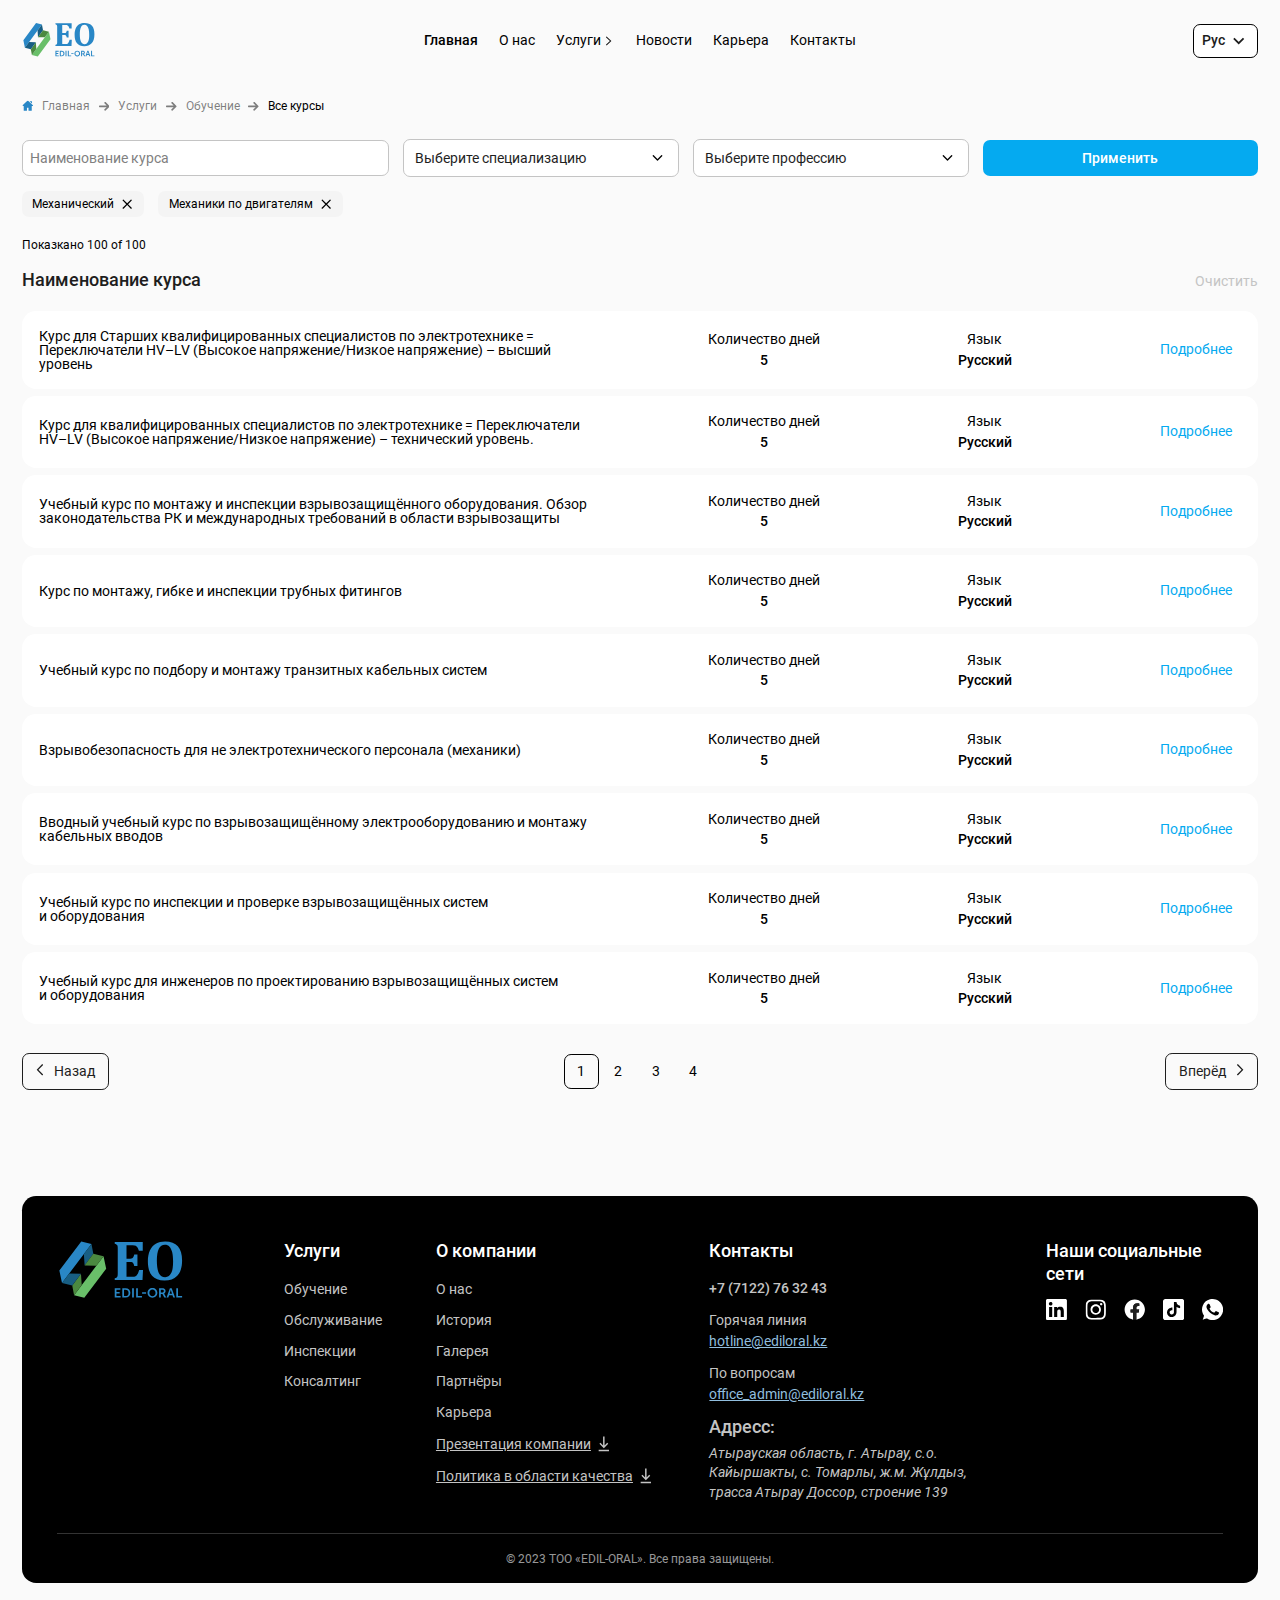
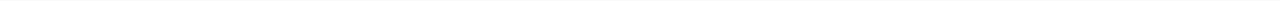
<file: programs.html>
<!DOCTYPE html>
<html lang="ru">

<head>
    <meta charset="UTF-8">
    <meta http-equiv="X-UA-Compatible" content="IE=edge">
    <meta name="viewport" content="width=device-width, initial-scale=1.0">
    <title>Programs</title>
    <link rel="stylesheet" href="css/fancybox.css">
    <link rel="stylesheet" href="css/swiper.css">
    <link rel="stylesheet" href="css/style.min.css">
</head>

<body>

    <header class="header">
        <div class="container">
            <div class="header__inner">
                <a class="header__logo logo" href="#">
                    <img class="logo__img" src="images/logo.svg" alt="logo">
                </a>
                <div class="header__wrapper">
                    <nav class="header__menu menu">
                        <ul class="menu__list menu-list">
                            <li class="menu-list__item">
                                <a class="menu-list__link menu-list__link--active" href="#">
                                    Главная
                                </a>
                            </li>
                            <li class="menu-list__item">
                                <a class="menu-list__link" href="#">
                                    О нас
                                </a>
                            </li>
                            <li class="menu-list__item menu-list__item--sublist">
                                <div class="menu-list__point">
                                    <span>
                                        Услуги
                                    </span>
                                    <svg width="13" height="24" viewBox="0 0 13 24" fill="none"
                                        xmlns="http://www.w3.org/2000/svg">
                                        <g clip-path="url(#clip0_2426_5670)">
                                            <path fill-rule="evenodd" clip-rule="evenodd"
                                                d="M9.36126 11.6842C9.54625 11.8586 9.54625 12.1414 9.36126 12.3158L4.53192 16.8692C4.34693 17.0436 4.04705 17.0436 3.86207 16.8692L3.63874 16.6586C3.45375 16.4842 3.45375 16.2015 3.63874 16.027L7.90983 12L3.63874 7.97295C3.45375 7.79854 3.45375 7.5158 3.63874 7.34138L3.86207 7.13081C4.04705 6.9564 4.34693 6.9564 4.53192 7.13081L9.36126 11.6842Z"
                                                fill="#1E1E1E" />
                                        </g>
                                        <defs>
                                            <clipPath id="clip0_2426_5670">
                                                <rect width="24" height="12" fill="white"
                                                    transform="translate(0.5 24) rotate(-90)" />
                                            </clipPath>
                                        </defs>
                                    </svg>
                                </div>
                                <ul class="menu-list__sublist menu-sublist">
                                    <li class="menu-sublist__item">
                                        <a class="menu-sublist__link" href="#">
                                            Услуга 1
                                        </a>
                                    </li>
                                    <li class="menu-sublist__item">
                                        <a class="menu-sublist__link" href="#">
                                            Услуга 2
                                        </a>
                                    </li>
                                    <li class="menu-sublist__item">
                                        <a class="menu-sublist__link" href="#">
                                            Услуга 3
                                        </a>
                                    </li>
                                </ul>
                            </li>
                            <li class="menu-list__item">
                                <a class="menu-list__link" href="#">
                                    Новости
                                </a>
                            </li>
                            <li class="menu-list__item">
                                <a class="menu-list__link" href="#">
                                    Карьера
                                </a>
                            </li>
                            <li class="menu-list__item">
                                <a class="menu-list__link" href="#">
                                    Контакты
                                </a>
                            </li>
                        </ul>
                    </nav>
                    <div class="header__lang lang">
                        <div class="lang__inner">
                            <div class="lang__text">
                                Выбрать язык
                                <span>
                                    / Изменить
                                </span>
                            </div>
                            <div class="lang__current">
                                <span>
                                    Рус
                                </span>
                                <svg width="22" height="22" viewBox="0 0 22 22" fill="none"
                                    xmlns="http://www.w3.org/2000/svg">
                                    <path d="M16.5 8.25L11 13.75L5.5 8.25" stroke="#1E1E1E" stroke-width="2" />
                                </svg>
                            </div>
                        </div>
                        <ul class="lang__list lang-list">
                            <li class="lang-list__item">
                                <a class="lang-list__link" href="#">
                                    <span>
                                        Рус
                                    </span>
                                    <?xml version="1.0" encoding="UTF-8"?><svg xmlns="http://www.w3.org/2000/svg"
                                        viewBox="0 0 9 6" width="900" height="600">
                                        <rect fill="#fff" width="9" height="3" />
                                        <rect fill="#d52b1e" y="3" width="9" height="3" />
                                        <rect fill="#0039a6" y="2" width="9" height="2" />
                                    </svg>
                                </a>
                            </li>
                            <li class="lang-list__item">
                                <a class="lang-list__link" href="#">
                                    <span>
                                        Кз
                                    </span>
                                    <?xml version="1.0" encoding="utf-8"?>
                                    <svg width="800px" height="800px" viewBox="0 0 36 36"
                                        xmlns="http://www.w3.org/2000/svg" xmlns:xlink="http://www.w3.org/1999/xlink"
                                        aria-hidden="true" role="img" class="iconify iconify--twemoji"
                                        preserveAspectRatio="xMidYMid meet">

                                        <path fill="#00AFCA"
                                            d="M36 27a4 4 0 0 1-4 4H4a4 4 0 0 1-4-4V9a4 4 0 0 1 4-4h28a4 4 0 0 1 4 4v18z">

                                        </path>

                                        <g fill="#FFCC4D">

                                            <circle cx="19.035" cy="16.513" r="2.865">

                                            </circle>

                                            <path
                                                d="M19.037 13.432c.17-.002.232-.109.232-.236c0-.17-.232-1.496-.232-1.496s-.236 1.326-.236 1.496c0 .127.064.236.236.236zm0 6.178c-.172.001-.236.108-.236.235c0 .171.236 1.479.236 1.479s.232-1.309.232-1.479c.001-.126-.062-.235-.232-.235zm-.801-.121c-.165-.042-.252.045-.285.168c-.044.164-.163 1.506-.163 1.506s.571-1.221.615-1.385c.034-.123-.001-.245-.167-.289zm1.6-5.968c.166.044.256-.044.289-.166c.044-.165.154-1.49.154-1.49s-.562 1.203-.607 1.369c-.033.122-.001.243.164.287zm-2.343 5.658c-.149-.083-.256-.022-.319.089c-.085.147-.547 1.412-.547 1.412s.867-1.031.952-1.178c.064-.111.063-.237-.086-.323zm3.089-5.351c.149.086.259.024.322-.086c.086-.148.535-1.398.535-1.398s-.856 1.017-.942 1.164c-.062.11-.062.235.085.32zm-3.727 4.862c-.122-.119-.241-.088-.331.002c-.12.121-.894 1.223-.894 1.223s1.105-.772 1.225-.891c.09-.09.122-.214 0-.334zm4.369-4.37c.122.121.243.09.333 0c.121-.12.879-1.213.879-1.213s-1.089.762-1.209.883c-.09.09-.123.21-.003.33zm-4.857 3.731c-.087-.146-.21-.146-.321-.083c-.148.085-1.18.949-1.18.949s1.267-.458 1.414-.543c.111-.064.173-.174.087-.323zm5.35-3.089c.087.149.213.15.322.087c.148-.086 1.163-.944 1.163-.944s-1.249.453-1.397.538c-.11.064-.172.171-.088.319zm-5.657 2.346c-.046-.164-.166-.196-.289-.164c-.164.044-1.385.612-1.385.612s1.342-.115 1.506-.159c.123-.034.212-.123.168-.289zm5.966-1.6c.046.166.166.2.289.167c.165-.044 1.368-.61 1.368-.61s-1.324.114-1.49.158c-.122.032-.211.121-.167.285zm-6.071.803c-.002-.17-.109-.232-.236-.232c-.17 0-1.496.232-1.496.232s1.326.236 1.496.236c.127 0 .236-.064.236-.236zm6.178 0c.001.172.108.236.235.236c.171 0 1.479-.236 1.479-.236s-1.309-.232-1.479-.232c-.127-.001-.235.062-.235.232zm-6.073-.797c.042-.165-.045-.252-.168-.285c-.164-.044-1.506-.163-1.506-.163s1.221.571 1.385.615c.123.033.245-.001.289-.167zm5.967 1.599c-.044.166.044.256.166.289c.165.044 1.49.154 1.49.154s-1.203-.563-1.369-.607c-.122-.032-.243-.001-.287.164zm-5.659-2.342c.083-.148.022-.256-.089-.319c-.147-.085-1.412-.547-1.412-.547s1.031.867 1.178.952c.111.064.237.062.323-.086zm5.351 3.089c-.086.149-.024.259.086.322c.147.086 1.398.535 1.398.535s-1.017-.855-1.164-.941c-.11-.063-.235-.063-.32.084zm-4.862-3.727c.119-.122.088-.241-.002-.331c-.121-.12-1.223-.894-1.223-.894s.772 1.105.891 1.225c.09.09.213.122.334 0zm4.37 4.369c-.121.122-.09.244 0 .333c.12.121 1.213.879 1.213.879s-.762-1.089-.883-1.21c-.09-.09-.21-.123-.33-.002zm-3.73-4.858c.145-.087.146-.21.083-.321c-.085-.147-.949-1.18-.949-1.18s.458 1.267.543 1.414c.063.111.174.173.323.087zm3.089 5.351c-.148.086-.15.211-.087.321c.086.148.944 1.163.944 1.163s-.453-1.25-.538-1.398c-.064-.109-.172-.172-.319-.086zm-2.347-5.658c.164-.046.196-.166.164-.289c-.044-.164-.612-1.385-.612-1.385s.115 1.342.159 1.506c.033.123.123.212.289.168zm1.6 5.967c-.166.046-.2.166-.167.289c.044.165.61 1.368.61 1.368s-.114-1.325-.158-1.489c-.032-.123-.121-.212-.285-.168z">

                                            </path>

                                        </g>

                                        <g fill="#FFCC4D">

                                            <path
                                                d="M21.846 23.645l-.037.016l-.041.006l-.031.006l-.057-.012l-.025-.01l-.023-.011l-.027-.017l-.045-.032l-.041-.033l-.023-.016l-.029-.012l-.02-.005h-.029l-.113.235l-.023.033l-.022.027l-.023.017l-.02.017l-.029.011h-.027l-.025-.011l-.035-.017l-.01-.017l-.012-.017l-.012-.022l-.012-.026l-.016-.083l-.033.027l-.031.039l-.062.094l-.037.049l-.039.038l-.021.023l-.027.017l-.027.012l-.033.01h-.016l-.029.006l-.027-.006l-.021-.01l-.064-.077l-.072-.077l-.049.077l-.057.065l-.027.027l-.025.027l-.027.022l-.051.028l-.027.006h-.027l-.023-.006l-.022-.012l-.016-.017l-.021-.026a2.5 2.5 0 0 0-.045-.121l-.006-.028l-.01-.021l-.012-.011h-.012l-.148.242l-.021.021l-.039.017l-.086.021h-.051l-.039-.011l-.012-.006l-.016-.017l-.004-.01v-.022l.02-.242l-.016.006l-.043.021a3.434 3.434 0 0 0-.115.126l-.049.061l-.061.051l-.057.043l-.032.018l-.066.01l-.027-.006l-.012-.004l-.011-.012l-.006-.017V24.1l.006-.07l.017-.111l-.011-.065l-.023-.038l-.033.049l-.054.071a4.69 4.69 0 0 1-.138.144a1.352 1.352 0 0 0-.077.055l-.06.021l-.012-.006h-.017l-.012-.01l-.004-.006l-.012-.017l-.004-.017v-.021l-.006-.028l.006-.208c-.1.068-.201.134-.303.197l-.038.017l-.043.022c-.041.01-.081.02-.121.032h-.04l-.037-.005l-.034-.012l.017-.044l.033-.077l.021-.032l.024-.033l.021-.033l.056-.055l.061-.043l.07-.045l.072-.033l.083-.027l.082-.021l.187-.033l.093-.012c.276-.016.553-.018.829-.016l.303-.017l.094-.011l.174-.033l.084-.023l.078-.032l.072-.033c.038-.03.077-.06.117-.088l.053-.062l-.057-.109l.045-.006l.043-.01l.045-.022l.037-.028l.016-.01l.018-.017l.012-.022l.012-.016l.004-.022v-.038l-.012-.022l.094-.017l.1-.011l.105-.006h.109c.153.006.305.015.457.027c.23.028.461.05.692.072l.207.011v.076l-.004.034l-.012.032l-.01.033l-.012.027l-.016.022c-.019.022-.04.044-.061.065l-.049.032l-.053.022l-.053.012l-.061.011l-.117-.011l-.061-.017l-.053-.028l-.057-.027l-.043-.039l-.043-.043v.094c-.008.061-.018.121-.027.182l-.021.057l-.012.023l-.016.016l-.012.017l-.014.01m-4.418-.517l.125.055a1.45 1.45 0 0 1 .077-.06l.049-.026l.044-.028l.165-.066l.142-.066l.072-.027l.122-.065l.049-.034c.124-.081.249-.161.374-.24l.109-.077l.083-.066c.082-.074.162-.149.242-.225l.033-.022l.038-.022a3.49 3.49 0 0 1 .138-.066l.093-.032c.186-.051.375-.091.565-.121c.194-.023.388-.049.582-.071l.258-.044c.064-.018.128-.034.193-.049l.066-.083l.106-.115l.072-.071l.08-.067l.094-.071l.109-.072l.166-.098c.119-.06.237-.12.355-.182c.21-.098.417-.202.623-.308l.098-.066l.027-.083l.039-.081l.049-.083l.127-.17c.058-.062.114-.124.17-.188c.068-.066.138-.13.209-.192l.106-.087l.053-.039l.057-.038c.04-.023.08-.045.121-.066l.061-.028l.059-.021l.129-.034l.064-.004l.061-.006l.064.006l.061.01l-.004.066l-.016.065l-.049.138l-.041.071l-.049.072l-.06.076l-.072.077l.057-.006l.049-.011l.039-.012l.037-.016l.072-.022l.103-.011l.006.039v.038l-.006.038l-.01.033l-.016.033l-.023.033l-.021.026l-.027.028a7.797 7.797 0 0 1-.231.214l.065.006c.048.015.096.03.145.043l.053.012l-.064.05a5.026 5.026 0 0 1-.154.099l-.176.099l-.088.055l-.088.061l-.082.066l.037.005l.051.022l.022.006l.021.011l.018.005l.016-.005l-.109.061a7.605 7.605 0 0 0-.203.099l-.084.05l-.016.017l-.01.017l-.012.016l.004.022l.012.017l.021.016l.02.018l-.008.021l-.012.018l-.021.016l-.02.017l-.053.026l-.064.028l-.125.044l-.078.039l.109.109l-.039.038l-.037.028l-.033.017l-.039.016l-.076.011h-.108l.012.05l.016.049l.023.111a4.474 4.474 0 0 1-.209.153l-.127.082l-.141.082l-.084.039l-.082.038a4.68 4.68 0 0 1-.281.099l-.213.045l-.117.017c.127.004.254.006.381.005l.312-.033l.137-.027l.121-.033c.08-.027.158-.057.236-.088l.152-.07l.15-.083l.141-.089l.15-.087l-.09-.044l-.086-.027l-.041-.019c-.031-.015-.062-.03-.094-.043l-.051-.028l.043-.032l.053-.022l.057-.021c.066-.016.133-.031.199-.045c.086-.009.172-.02.258-.032l.109-.011l.084-.021l.022-.012l.016-.017l-.004-.006l-.012-.011l-.016-.006l-.021-.01l-.061-.012l-.078-.011l-.076-.006l-.076-.011l-.068-.017l-.041-.017l.537-.12l.094-.028c.041-.015.081-.032.121-.049l.053-.034l.023-.021l-.006-.005l-.01-.012l-.051-.011l-.07-.006h-.084c-.057-.004-.113-.008-.17-.01l-.07-.012l-.045-.011l.078-.032c.116-.036.234-.069.352-.1c.067-.023.135-.046.203-.066l.104-.044l.049-.027l.045-.027l.016-.017l.017-.022l.016-.016l.006-.017l-.006-.017l-.016-.012l-.017-.004h-.152l-.072.004h-.098l-.029-.004l-.019-.012l-.024-.011c.2-.132.402-.263.605-.391l.158-.11a3.25 3.25 0 0 0 .125-.109l.049-.055l.045-.055l.033-.06l.027-.06l.016-.067v-.071h-.037l-.039.006l-.086.032a5.447 5.447 0 0 1-.232.138l-.043.028l-.051.021l-.049.017l-.045.011l-.043.006H24.5l-.043-.017l.133-.099c.107-.091.213-.183.318-.275a9.94 9.94 0 0 0 .34-.341l.158-.176c.047-.062.095-.122.144-.182c.039-.056.078-.113.115-.17l.012-.021l.004-.017l-.004-.023l-.006-.016l-.006-.018l-.016-.011l-.017-.017l-.016-.006l-.021-.01l-.024-.006h-.043l-.021.006l-.029.004l-.016.018l-.023.017c-.112.112-.223.226-.332.341l-.133.126a19.54 19.54 0 0 1-.264.226a3.428 3.428 0 0 1-.127.082l-.121.061l.037-.033c.04-.038.079-.076.117-.115c.141-.162.276-.33.406-.5l.254-.357l.068-.12l.068-.11l.055-.1l.043-.094l.027-.076l.006-.027v-.044l-.006-.017l-.02-.033l-.012-.011l-.018-.005l-.031-.018l-.041-.011h-.075l-.021.006l-.016.005l-.023.012l-.016.016l-.045.039a4.24 4.24 0 0 0-.143.182c-.11.172-.226.34-.346.505l-.139.165l-.07.072l-.076.066l.098-.183l.154-.323l.1-.236l.043-.121l.076-.248c.019-.08.036-.16.051-.241c.007-.075.013-.15.018-.226l-.008-.055l-.004-.049l-.006-.051l-.016-.064l-.012-.018l-.027-.027l-.037-.016l-.041-.012h-.037l-.035.006l-.01.006l-.016.004l-.006.012c-.099.312-.174.63-.26.945c-.032.088-.064.176-.098.264l-.082.159l-.051.071l.033-.158c.016-.092.03-.183.043-.275l.023-.226l.006-.094a3.445 3.445 0 0 0-.012-.143l-.01-.055l-.016-.044l-.023-.033l-.012-.011l-.033-.011l-.016-.006h-.018l-.016.006l-.045.011l-.043.022c-.034.17-.075.339-.121.506a6.14 6.14 0 0 1-.23.62a7.493 7.493 0 0 1-.188.368l-.121.209l-.131.197a8.785 8.785 0 0 1-.273.362c-.092.104-.186.206-.281.308c-.099.097-.2.193-.303.287c-.106.088-.213.173-.322.257a7.463 7.463 0 0 1-.408.275l-.242.142l-.385.177l-.396.142l-.328.1l-.34.076l-.17.028l-.348.044l-.176.011l-.017.006l-.017.005l-.033.018l-.037.026a4.543 4.543 0 0 0-.127.115l-.088.089l-.319.356l-.121.121l-.142.109l-.056.038l-.055.034l-.12.055c-.186.076-.375.145-.562.22l-.049.027l-.044.023l-.032.021l-.061.061l-.017.027l-.012.027l-.004.039v.028">

                                            </path>

                                            <path
                                                d="M19.441 23.375l.092.012l.045.017l.01.005v.006h-.01l-.012.005l-.088.017h-.07l-.23-.017l-.583-.011c-.154.002-.308.006-.462.011c-.136.01-.271.021-.407.033l-.105.017l-.093.021c-.022.008-.043.016-.065.022l-.028.012l-.022.017l.01-.056l.024-.056l-.077.022l-.066.033l-.026.017l-.023.022l-.017.026l-.004.028l-.016-.038l-.012-.034a.808.808 0 0 0-.012-.071c.006-.029.012-.058.016-.087l.018-.028l.01-.022l.023-.026l.044-.044l.06-.039l.068-.038a.503.503 0 0 0 .114.049a.322.322 0 0 0 .117-.011c.061.054.219.043.241-.055a.24.24 0 0 0 0-.11l.066-.005l.077-.012l.17-.044l.089-.017l.082-.021l.077-.011l.065-.006l-.027.023l-.143.109l-.054.038l.07.018l.061.011l-.13.148l-.034.044l.043.017l.044.012l.05.011h.099l.098-.022l.039-.023l.045.023l.044.017c.028.008.057.016.086.022c.068.007.136.015.205.021h.414m-.501-1.672l-.049.099l-.056.127a2.618 2.618 0 0 0-.081.158l-.028.028l-.065-.055l-.072-.05l-.077-.039l-.081-.032l-.177-.045l-.087-.016a6.75 6.75 0 0 0-.286-.027a5.971 5.971 0 0 1-.379-.018l-.176-.021l-.099-.017l-.093-.021l-.098-.034l-.083-.043l-.061-.04l-.126-.093c-.184-.173-.366-.348-.555-.517l-.109-.076l-.05-.022l-.052-.016l-.093-.021a4.505 4.505 0 0 0-.164-.055a4.336 4.336 0 0 0-.155-.071a3.155 3.155 0 0 1-.263-.182l-.055-.051l-.109-.109l-.105-.115c-.173-.211-.336-.429-.505-.643a9.824 9.824 0 0 0-.247-.253l-.071-.065l-.072-.06l-.158-.115l-.016.005l-.018.017l-.017.022c-.01.025-.018.051-.026.077l-.006.022l-.04-.018l-.033-.017l-.04-.017l-.033-.011h-.071l-.039.011l-.038.017c.03.038.059.076.087.115l.049.077l.089.17l.032.083l.012.044l.012.033l.005.038v.032h-.296l.043.066c.033.045.068.089.103.132l.182.182l.061.049l.056.039a3.445 3.445 0 0 1-.143.012l-.144.016l.049.045c.043.03.085.061.127.093l.071.049l.072.044l.071.039l.066.022l.061.016l.049.011l.016.006l.012.012l.004.005v.021l-.016.045l-.004.032l-.007.022v.016l.007.028l.004.022l.012.01l.016.012l.021.011l.028.006l.056.022l.027.01l.022.017l.005.006v.011l-.005.006l-.044.032l-.022.022l-.022.027v.023l-.005.022l.011.059l.192.066l.044.01l.044.018l.033.017l.028.017l-.182.143l.049.044l.061.033l.077.038c.055.02.11.038.166.056l.082.016l.072.017h.065l-.061.044l-.077.049l-.082.045l-.061.044l.055.038c.167.086.338.166.512.237c.304.124.615.232.928.329c.07.017.139.035.208.055l.088.017l-.177-.017a7.468 7.468 0 0 1-.329-.05l-.154-.033l-.303-.087l-.142-.05c-.38-.148-.751-.318-1.132-.462l.028-.016l.077-.028l.049-.011c.067-.02.132-.042.198-.066a7.444 7.444 0 0 1-.391-.07a4.739 4.739 0 0 0-.203-.061l-.039-.017l-.033-.017l-.027-.018l-.018-.016v-.005l.006-.006l.017-.006l.016-.011l.044-.017l.192-.056l.111-.038c-.159-.03-.319-.057-.479-.082l-.077-.018l-.061-.021l-.022-.012l-.021-.017l-.018-.01l-.011-.018l.017-.011l.049-.011c.051-.008.103-.017.154-.027l.088-.011c.05-.014.099-.029.148-.045l.023-.016l.022-.018l-.087-.033l-.056-.01l-.055-.012l-.252-.033l-.066-.016l-.061-.012l-.121-.043l-.056-.028l-.045-.032l-.044-.039l-.033-.049l.012-.006l.021-.006h.028l.044.006l.209.011l.122.012h.153l.043-.006l.034-.011l.022-.012a9.196 9.196 0 0 1-.308-.132a6.414 6.414 0 0 0-.204-.099l-.208-.109l-.099-.061a7.586 7.586 0 0 1-.181-.132l-.077-.066l-.034-.038l-.034-.033l-.021-.033l-.023-.039l-.022-.032l-.012-.038l-.009-.071h.037l.044.005l.044.018l.044.016l.087.055l.099.055l.044.028l.049.026l.049.022l.044.017l.049.012l.044.005h.05l.043-.017l-.13-.1a13.893 13.893 0 0 1-.319-.273a8.748 8.748 0 0 1-.501-.518l-.07-.093l-.072-.088a7.298 7.298 0 0 1-.116-.171l-.01-.022v-.038l.005-.017l.005-.016l.017-.011l.016-.017l.018-.012l.021-.006l.022-.004h.044l.027.004l.024.006l.021.017c.119.118.236.237.351.358c.127.122.259.24.396.352l.126.081l.065.034l.061.021l-.043-.027l-.115-.115c-.141-.162-.275-.33-.407-.5a10.5 10.5 0 0 1-.171-.242a7.343 7.343 0 0 0-.154-.236a5.403 5.403 0 0 1-.121-.209a5.052 5.052 0 0 0-.07-.17l-.007-.027v-.045l.007-.016l.021-.033l.012-.012l.017-.01l.071-.023h.077l.022.005l.016.006l.022.012l.061.055l.143.182c.112.172.23.34.352.505l.13.165l.072.071l.077.066a13.15 13.15 0 0 1-.252-.504a9.786 9.786 0 0 1-.099-.236l-.044-.121a4.433 4.433 0 0 0-.077-.248l-.027-.121l-.02-.123l-.012-.115l-.005-.109l.005-.055l.007-.05l.005-.05l.011-.049l.011-.018l.006-.016l.016-.018l.011-.01l.038-.017l.039-.01h.038l.033.006l.016.004l.012.006l.006.012l.006.016c.094.307.171.619.252.93c.032.087.065.173.1.258l.038.082l.044.077l.049.077l-.032-.16a5.974 5.974 0 0 0-.044-.273a8.572 8.572 0 0 1-.027-.319l.011-.143l.011-.056l.017-.043l.022-.033l.011-.012l.016-.011l.016-.005h.05l.045.016l.043.022l.077.346c.028.105.059.21.093.313c.056.157.117.313.182.467l.077.159l.11.21l.12.208l.133.198l.142.197l.133.165c.092.104.185.207.28.308c.099.097.2.192.303.285l.159.133c.146.114.296.222.451.324c.121.072.244.142.368.209l.378.182c.192.076.386.146.582.208c.192.051.387.095.583.132c.263.042.533.067.804.078">

                                            </path>
                                        </g>
                                        <g fill="#FFCC4D">
                                            <path
                                                d="M3.457 28.522s-.237.197-.317.098c-.129-.16.397-.959.397-1.241c0-.461-.309-.589-.689-.654c-.256-.044-.671.019-.671.019c.078.105.129.138.261.144a.554.554 0 0 0-.296.501c0 .396.164.56.164 1.009c0 .249-.204.565-.204.565c.36-.036.54-.369.438-.637a.174.174 0 0 1 .154.047c.026-.073-.015-.16-.071-.233c.045-.023.078-.009.149.005c-.007-.076-.053-.156-.164-.232c.324.083.523-.142.523-.378c0-.18-.125-.308-.248-.308a.256.256 0 0 0-.131.041c-.023-.048-.011-.114.012-.163c-.089.023-.146.076-.105.188a.22.22 0 0 0-.161.074a.192.192 0 0 0 .161.072c-.05.104.006.163.087.209c0 0-.052-.209.081-.209c.06 0 .114.021.114.108c0 .075-.067.181-.221.175c-.155-.007-.28-.107-.28-.352c0-.229.183-.342.424-.349c.218-.007.382.111.382.336c0 .298-.432.98-.432 1.246c0 .2.179.311.355.311c.228 0 .42-.226.42-.226l-.132-.166zm-.05-5.402c0-.498.448-.755.8-.755c.474 0 .727.284.727.654c0 .212-.039.344-.136.545l-1.087 2.257a.67.67 0 0 0-.051.3c0 .202.197.368.403.373c.187.005.392-.175.392-.38c0-.249-.128-.359-.261-.359c-.163 0-.228.066-.228.181c0 .081.039.115.094.115c.14 0 .101-.188.101-.188a.13.13 0 0 1 .094.176a.247.247 0 0 1 .135.079a.248.248 0 0 1-.135.074c.033.108-.011.161-.105.184a.193.193 0 0 0 .013-.116c-.149.042-.377-.024-.377-.282c0-.256.177-.471.51-.418c-.08-.036-.119-.113-.127-.201c.06.025.127.028.127.028c-.039-.068-.093-.127-.091-.263c.062.029.119.08.198.047c-.124-.243.028-.577.416-.658a.8.8 0 0 0-.211.524c0 .58.162.676.162 1.078a.596.596 0 0 1-.258.474v-.007c.112.03.185.087.227.162c-.259.073-.636.072-.837-.007a.62.62 0 0 1-.443-.295a.897.897 0 0 1 0-.714c.154-.321.88-1.86 1.106-2.345a.77.77 0 0 0 .077-.33c0-.295-.271-.399-.425-.399c-.185 0-.373.142-.373.316c0 .112.061.178.147.178c.209 0 .196-.177.154-.289c.129.06.205.162.184.272c.074.01.144.045.208.117c-.051.066-.113.114-.208.115c.042.17-.072.242-.184.281c.035-.124.058-.269-.154-.269c-.155 0-.277-.027-.348-.128c-.005.135-.018.665-.018.665c-.008.2.267.194.442.135c-.067.23-.202.355-.517.323a.247.247 0 0 1 .158.241c0 .188-.152.395-.251.457l-.05-1.948z">

                                            </path>
                                            <path
                                                d="M3.506 23.12c0-.498-.448-.755-.8-.755c-.474 0-.727.284-.727.654c0 .212.039.344.136.545l1.087 2.257a.67.67 0 0 1 .05.3c0 .202-.197.368-.402.373c-.188.005-.392-.175-.392-.38c0-.249.128-.359.261-.359c.163 0 .228.066.228.181c0 .081-.039.115-.094.115c-.14 0-.101-.188-.101-.188a.13.13 0 0 0-.094.176a.247.247 0 0 0-.135.079a.248.248 0 0 0 .135.074c-.032.108.012.161.106.183a.193.193 0 0 1-.013-.116c.149.042.377-.024.377-.282c0-.256-.177-.471-.509-.418c.079-.036.119-.113.126-.201a.423.423 0 0 1-.126.028c.038-.068.092-.127.09-.263c-.062.029-.118.08-.198.047c.124-.243-.028-.577-.416-.658a.8.8 0 0 1 .211.524c0 .58-.161.676-.161 1.078c0 .168.087.351.258.474v-.007a.343.343 0 0 0-.227.162c.259.073.635.072.837-.007a.62.62 0 0 0 .443-.295a.897.897 0 0 0 0-.714c-.154-.321-.88-1.86-1.106-2.345a.77.77 0 0 1-.077-.33c0-.295.271-.399.425-.399c.185 0 .373.142.373.316c0 .112-.061.178-.147.178c-.209 0-.196-.177-.155-.289c-.129.06-.205.162-.184.272a.337.337 0 0 0-.208.117c.051.066.113.114.208.115c-.042.17.072.242.184.281c-.035-.124-.058-.269.155-.269c.155 0 .277-.027.348-.128l.018.665c.008.2-.268.194-.443.135c.066.229.202.354.516.322a.247.247 0 0 0-.158.241c0 .188.151.395.251.457l.05-1.946zm-.049 5.402s.237.197.317.098c.129-.16-.397-.959-.397-1.241c0-.461.309-.589.689-.654c.256-.044.672.019.672.019c-.079.105-.129.138-.261.144a.555.555 0 0 1 .296.501c0 .396-.164.56-.164 1.009c0 .249.204.565.204.565c-.36-.036-.54-.369-.438-.637a.176.176 0 0 0-.154.047c-.026-.073.016-.16.071-.233c-.045-.023-.078-.009-.149.005c.007-.076.052-.156.164-.232c-.324.083-.523-.142-.523-.378c0-.18.125-.308.248-.308c.04 0 .098.017.131.041c.023-.048.011-.114-.013-.163c.09.023.146.076.106.188a.221.221 0 0 1 .161.074a.192.192 0 0 1-.161.072c.05.104-.006.163-.087.209c0 0 .052-.209-.081-.209c-.06 0-.114.021-.114.108c0 .075.067.181.221.175c.154-.007.279-.107.279-.352c0-.229-.183-.342-.424-.349c-.218-.007-.382.111-.382.336c0 .298.432.98.432 1.246c0 .2-.179.311-.355.311c-.228 0-.42-.226-.42-.226l.132-.166zm-.05-14.145c0-.5.448-.756.8-.756c.474 0 .727.284.727.655c0 .211-.039.343-.136.544l-1.087 2.258a.664.664 0 0 0-.051.299c0 .203.197.368.403.374c.187.004.392-.176.392-.38c0-.248-.128-.359-.261-.359c-.163 0-.228.067-.228.182c0 .079.039.114.094.114c.14 0 .101-.188.101-.188a.129.129 0 0 1 .094.174a.25.25 0 0 1 .135.08a.255.255 0 0 1-.135.075c.033.108-.011.16-.105.183a.192.192 0 0 0 .013-.116c-.149.042-.377-.024-.377-.282c0-.255.177-.47.51-.417c-.08-.038-.119-.115-.127-.201c.06.024.127.026.127.026c-.039-.068-.093-.127-.091-.262c.062.028.119.08.198.047c-.124-.244.028-.579.416-.658a.804.804 0 0 0-.211.524c0 .579.162.676.162 1.079c0 .168-.087.35-.258.474v-.007c.11.03.182.085.225.161c-.259.074-.636.072-.837-.007a.623.623 0 0 1-.443-.295a.892.892 0 0 1 0-.712c.154-.322.88-1.861 1.106-2.346a.787.787 0 0 0 .077-.33c0-.296-.271-.4-.425-.4c-.185 0-.373.141-.373.315c0 .112.061.179.147.179c.209 0 .196-.178.154-.289c.129.058.205.162.184.272c.074.01.144.044.208.118c-.051.064-.113.112-.208.114c.042.171-.072.243-.184.282c.035-.124.058-.268-.154-.268c-.155 0-.277-.027-.348-.127c-.005.134-.018.665-.018.665c-.008.199.267.194.442.134c-.065.23-.2.354-.515.322a.248.248 0 0 1 .158.242c0 .187-.152.395-.251.456l-.05-1.948z">

                                            </path>
                                            <path
                                                d="M3.506 14.377c0-.5-.448-.756-.8-.756c-.474 0-.727.284-.727.655c0 .211.039.343.136.544l1.087 2.258c.038.079.05.168.05.299c0 .203-.197.368-.402.374c-.188.004-.392-.176-.392-.38c0-.248.128-.359.261-.359c.163 0 .228.067.228.182c0 .079-.039.114-.094.114c-.14 0-.101-.188-.101-.188a.128.128 0 0 0-.094.174a.25.25 0 0 0-.135.08a.255.255 0 0 0 .135.075c-.032.108.011.16.105.183a.192.192 0 0 1-.013-.116c.149.042.377-.024.377-.282c0-.255-.177-.47-.509-.417c.079-.038.119-.115.126-.201c-.06.024-.126.026-.126.026c.038-.068.092-.127.09-.262c-.062.028-.118.08-.198.047c.124-.244-.028-.579-.416-.658a.804.804 0 0 1 .211.524c0 .579-.161.676-.161 1.079c0 .168.087.35.258.474v-.007c-.111.03-.184.085-.225.161c.259.074.635.072.837-.007a.623.623 0 0 0 .443-.295a.892.892 0 0 0 0-.712c-.154-.322-.88-1.861-1.106-2.346a.768.768 0 0 1-.077-.329c0-.296.271-.4.425-.4c.185 0 .373.141.373.315c0 .112-.061.179-.147.179c-.209 0-.196-.178-.155-.289c-.129.058-.205.162-.184.272a.33.33 0 0 0-.208.118c.051.064.113.112.208.114c-.042.171.072.243.184.282c-.035-.124-.058-.268.155-.268c.155 0 .277-.027.348-.127l.017.663c.008.199-.268.194-.443.134c.066.23.202.354.516.323a.248.248 0 0 0-.158.242c0 .187.151.395.251.456l.05-1.948z">

                                            </path>
                                            <path
                                                d="M3.506 12.879c0 .499-.448.756-.8.756c-.474 0-.727-.284-.727-.656c0-.21.039-.342.136-.544l1.087-2.258a.666.666 0 0 0 .05-.299c0-.202-.197-.368-.402-.373c-.188-.004-.392.175-.392.38c0 .249.128.359.261.359c.163 0 .228-.067.228-.182c0-.08-.039-.114-.094-.114c-.14 0-.101.188-.101.188a.129.129 0 0 1-.094-.175a.237.237 0 0 1-.135-.079a.26.26 0 0 1 .135-.074c-.032-.108.012-.16.106-.183a.192.192 0 0 0-.013.116c.149-.042.377.026.377.282c0 .255-.177.47-.509.417c.079.038.119.115.126.201a.46.46 0 0 0-.126-.026c.038.068.092.127.09.262c-.062-.028-.118-.08-.198-.047c.124.244-.028.579-.416.659a.807.807 0 0 0 .211-.525c0-.578-.161-.676-.161-1.078c0-.168.087-.35.258-.474v.007a.344.344 0 0 1-.226-.163c.259-.073.635-.072.837.008a.62.62 0 0 1 .443.296a.891.891 0 0 1 0 .712c-.154.322-.88 1.861-1.106 2.345a.765.765 0 0 0-.077.329c0 .297.271.4.425.4c.185 0 .373-.141.373-.316c0-.111-.061-.179-.147-.179c-.209 0-.196.177-.155.289c-.129-.058-.205-.162-.184-.272a.334.334 0 0 1-.208-.118c.051-.064.113-.113.208-.114c-.042-.17.072-.243.184-.283c-.035.125-.058.27.155.27c.155 0 .277.026.348.127l.018-.666c.008-.199-.268-.193-.443-.134c.066-.23.202-.354.516-.323a.248.248 0 0 1-.158-.242c0-.187.151-.395.251-.456l.049 1.95zm0 8.744c0 .499-.448.755-.8.755c-.474 0-.727-.283-.727-.654a1.1 1.1 0 0 1 .136-.544l1.087-2.258a.666.666 0 0 0 .05-.299c0-.203-.197-.368-.402-.373c-.188-.005-.392.175-.392.379c0 .248.128.359.261.359c.163 0 .228-.067.228-.182c0-.079-.039-.113-.094-.113c-.14 0-.101.188-.101.188a.13.13 0 0 1-.094-.175a.238.238 0 0 1-.135-.08a.254.254 0 0 1 .135-.074c-.032-.109.011-.161.105-.184a.192.192 0 0 0-.013.116c.149-.042.377.025.377.282c0 .255-.177.469-.509.417c.079.039.119.115.126.202c-.06-.023-.126-.027-.126-.027c.038.068.092.128.09.262c-.062-.028-.118-.08-.198-.047c.124.243-.028.58-.416.658a.802.802 0 0 0 .211-.524c0-.577-.161-.676-.161-1.078c0-.169.087-.351.258-.474v.006c-.111-.029-.184-.084-.225-.161c.259-.073.635-.072.837.008a.623.623 0 0 1 .443.295a.892.892 0 0 1 0 .712c-.154.322-.88 1.861-1.106 2.346a.761.761 0 0 0-.077.329c0 .296.271.399.425.399c.185 0 .373-.141.373-.316c0-.109-.061-.177-.147-.177c-.209 0-.196.177-.155.288c-.129-.058-.205-.163-.184-.272a.327.327 0 0 1-.208-.117a.272.272 0 0 1 .208-.115c-.042-.17.072-.241.184-.281c-.035.125-.058.269.155.269c.155 0 .277.026.348.128l.018-.666c.008-.198-.268-.193-.443-.134c.066-.229.202-.353.516-.322a.248.248 0 0 1-.158-.242c0-.187.151-.394.251-.456l.049 1.947z">

                                            </path>
                                            <path
                                                d="M3.407 21.623c0 .499.448.755.8.755c.474 0 .727-.283.727-.654a1.1 1.1 0 0 0-.136-.544l-1.087-2.258a.664.664 0 0 1-.051-.299c0-.203.197-.368.403-.373c.187-.005.392.175.392.379c0 .248-.128.359-.261.359c-.163 0-.228-.067-.228-.182c0-.079.039-.113.094-.113c.14 0 .101.188.101.188a.13.13 0 0 0 .094-.175a.238.238 0 0 0 .135-.08a.254.254 0 0 0-.135-.074c.033-.109-.011-.161-.105-.184c.019.042.019.08.013.116c-.149-.042-.377.025-.377.282c0 .255.177.469.51.417c-.08.039-.119.115-.127.202c.06-.023.127-.027.127-.027c-.039.068-.093.128-.091.262c.062-.028.119-.08.198-.047c-.124.243.028.58.416.658a.802.802 0 0 1-.211-.524c0-.577.162-.676.162-1.078a.594.594 0 0 0-.258-.474v.006a.341.341 0 0 0 .227-.162c-.259-.073-.636-.072-.837.008a.623.623 0 0 0-.443.295a.892.892 0 0 0 0 .712c.154.322.88 1.861 1.106 2.346c.048.102.077.21.077.329c0 .296-.271.399-.425.399c-.185 0-.373-.141-.373-.316c0-.109.061-.177.147-.177c.209 0 .196.177.154.288c.129-.058.205-.163.184-.272a.323.323 0 0 0 .208-.117a.272.272 0 0 0-.208-.115c.042-.17-.072-.241-.184-.281c.035.125.058.269-.154.269c-.155 0-.277.026-.348.128c-.005-.134-.018-.666-.018-.666c-.008-.198.267-.193.442-.134c-.067-.229-.202-.353-.517-.322a.248.248 0 0 0 .158-.242c0-.187-.152-.394-.251-.456l-.05 1.948zm.05-14.144s.237-.199.317-.1c.129.161-.397.96-.397 1.242c0 .462.309.587.689.653c.256.045.672-.018.672-.018c-.08-.105-.13-.136-.262-.144a.55.55 0 0 0 .296-.499c0-.398-.164-.562-.164-1.01c0-.249.204-.566.204-.566c-.36.037-.54.37-.438.637a.173.173 0 0 1-.153-.047c-.026.074.016.16.071.234c-.045.024-.078.009-.149-.006c.007.077.052.157.164.233c-.325-.084-.524.142-.524.379c0 .179.125.306.248.306c.04 0 .098-.016.131-.041c.023.049.011.115-.013.164c.09-.023.146-.077.106-.188a.233.233 0 0 0 .161-.074a.196.196 0 0 0-.162-.073c.05-.104-.006-.162-.087-.208c0 0 .052.208-.081.208c-.06 0-.114-.02-.114-.107c0-.076.067-.182.221-.175c.154.006.279.106.279.353c0 .227-.183.339-.424.347c-.217.006-.381-.112-.381-.336c0-.299.432-.979.432-1.246c0-.2-.179-.312-.355-.312c-.228 0-.42.226-.42.226l.133.168z">

                                            </path>
                                            <path
                                                d="M3.457 7.479s-.237-.199-.317-.1c-.13.162.397.961.397 1.243c0 .462-.309.587-.689.653c-.256.044-.671-.019-.671-.019c.078-.105.129-.136.261-.144a.549.549 0 0 1-.297-.499c0-.398.164-.562.164-1.01c0-.249-.204-.566-.204-.566c.36.037.54.37.438.637a.177.177 0 0 0 .154-.047c.026.074-.015.16-.071.234c.044.024.077.009.149-.006c-.007.077-.053.157-.164.233c.324-.084.523.142.523.379c0 .179-.125.306-.248.306a.247.247 0 0 1-.131-.041c-.022.05-.01.115.013.164c-.089-.023-.145-.077-.105-.187a.23.23 0 0 1-.161-.074a.194.194 0 0 1 .161-.074c-.05-.104.006-.162.087-.208c0 0-.052.208.081.208c.06 0 .114-.02.114-.107c0-.076-.067-.182-.221-.175c-.155.006-.28.106-.28.352c0 .227.183.339.424.347c.218.006.382-.111.382-.336c0-.299-.432-.979-.432-1.246c0-.2.179-.312.355-.312c.228 0 .42.226.42.226l-.132.169zm-.05 5.4c0 .499.448.756.8.756c.474 0 .727-.284.727-.656c0-.21-.039-.342-.136-.544l-1.087-2.258a.67.67 0 0 1-.05-.298c0-.202.197-.368.403-.373c.187-.004.392.175.392.38c0 .249-.128.359-.261.359c-.163 0-.228-.067-.228-.182c0-.08.039-.114.094-.114c.14 0 .101.188.101.188a.13.13 0 0 0 .094-.175a.242.242 0 0 0 .134-.08a.26.26 0 0 0-.136-.074c.033-.108-.011-.16-.105-.183c.019.042.019.08.013.116c-.149-.042-.377.025-.377.282c0 .255.177.47.51.417c-.08.038-.119.115-.127.201a.464.464 0 0 1 .127-.026c-.039.068-.093.127-.091.262c.062-.028.119-.08.198-.047c-.124.244.028.579.416.659a.807.807 0 0 1-.211-.525c0-.578.162-.676.162-1.078a.597.597 0 0 0-.258-.474v.007a.349.349 0 0 0 .227-.163c-.26-.072-.637-.071-.839.009a.615.615 0 0 0-.442.295a.891.891 0 0 0 0 .712c.154.322.88 1.861 1.106 2.345a.787.787 0 0 1 .077.329c0 .297-.271.4-.425.4c-.185 0-.373-.141-.373-.316c0-.111.061-.179.147-.179c.209 0 .196.177.154.289c.129-.058.205-.162.184-.272a.329.329 0 0 0 .208-.118c-.051-.064-.113-.113-.208-.114c.042-.17-.072-.243-.184-.283c.035.125.058.27-.154.27c-.155 0-.277.026-.348.127c-.005-.134-.018-.666-.018-.666c-.008-.199.267-.193.442-.134c-.065-.228-.2-.352-.515-.321a.248.248 0 0 0 .158-.242c0-.187-.152-.395-.251-.456l-.05 1.948z">

                                            </path>
                                        </g>
                                    </svg>
                                </a>
                            </li>
                        </ul>
                    </div>
                    <div class="header__cnt cnt">
                        <h2 class="cnt__title">
                            Контакты
                        </h2>
                        <div class="cnt__inner">
                            <div class="cnt__item cnt-item cnt-item--active">
                                <div class="cnt-item__point cnt-point">
                                    <span>
                                        Атырау
                                    </span>
                                    <svg width="24" height="24" viewBox="0 0 24 24" fill="none"
                                        xmlns="http://www.w3.org/2000/svg">
                                        <path fill-rule="evenodd" clip-rule="evenodd"
                                            d="M14.8613 11.6842C15.0462 11.8586 15.0462 12.1414 14.8613 12.3158L10.0319 16.8692C9.84693 17.0436 9.54705 17.0436 9.36207 16.8692L9.13874 16.6586C8.95375 16.4842 8.95375 16.2015 9.13874 16.027L13.4098 12L9.13874 7.97295C8.95375 7.79854 8.95375 7.5158 9.13874 7.34138L9.36207 7.13081C9.54705 6.9564 9.84693 6.9564 10.0319 7.13081L14.8613 11.6842Z"
                                            fill="#1E1E1E" />
                                    </svg>

                                </div>
                                <div class="cnt-item__inner">
                                    <a class="cnt-item__tel" href="tel:+77122763243">
                                        +7 (7122) 76 32 43
                                    </a>
                                    <div class="cnt-item__wrapper">
                                        <div class="cnt-item__box cnt-box">
                                            <div class="cnt-box__text">
                                                По вопросам сервисного центра
                                            </div>
                                            <a class="cnt-box__link" href="mailto:workshop@ediloral.kz">
                                                workshop@ediloral.kz
                                            </a>
                                        </div>
                                        <div class="cnt-item__box cnt-box">
                                            <div class="cnt-box__text">
                                                По вопросам обучения
                                            </div>
                                            <a class="cnt-box__link" href="mailto:training@ediloral.kz">
                                                training@ediloral.kz
                                            </a>
                                        </div>
                                        <div class="cnt-item__box cnt-box">
                                            <div class="cnt-box__text">
                                                По общим вопросам
                                            </div>
                                            <a class="cnt-box__link" href="mailto:office_admin@ediloral.kz">
                                                office_admin@ediloral.kz
                                            </a>
                                        </div>
                                    </div>
                                    <div class="cnt-item__address cnt-address">
                                        <div class="cnt-address__text">
                                            Адресс:
                                        </div>
                                        <p class="cnt-address__subtext">
                                            Атырауская область, г. Атырау, с.о. Кайыршакты, с. Томарлы, ж.м. Жұлдыз,
                                            трасса Атырау Доссор, строение 139
                                        </p>
                                    </div>
                                </div>
                            </div>
                            <div class="cnt__item cnt-item">
                                <div class="cnt-item__point cnt-point">
                                    <span>
                                        Уральск
                                    </span>
                                    <svg width="24" height="24" viewBox="0 0 24 24" fill="none"
                                        xmlns="http://www.w3.org/2000/svg">
                                        <path fill-rule="evenodd" clip-rule="evenodd"
                                            d="M14.8613 11.6842C15.0462 11.8586 15.0462 12.1414 14.8613 12.3158L10.0319 16.8692C9.84693 17.0436 9.54705 17.0436 9.36207 16.8692L9.13874 16.6586C8.95375 16.4842 8.95375 16.2015 9.13874 16.027L13.4098 12L9.13874 7.97295C8.95375 7.79854 8.95375 7.5158 9.13874 7.34138L9.36207 7.13081C9.54705 6.9564 9.84693 6.9564 10.0319 7.13081L14.8613 11.6842Z"
                                            fill="#1E1E1E" />
                                    </svg>
                                </div>
                                <div class="cnt-item__inner">
                                    <a class="cnt-item__tel" href="tel:+77112527500">
                                        +7 (7112) 52 75 00
                                    </a>
                                    <div class="cnt-item__address cnt-address">
                                        <div class="cnt-address__text">
                                            Адресс:
                                        </div>
                                        <p class="cnt-address__subtext">
                                            ул. Гагарина 2/4
                                        </p>
                                    </div>
                                </div>
                            </div>
                            <div class="cnt__item cnt-item">
                                <div class="cnt-item__point cnt-point">
                                    <span>
                                        Баку, Азербайджан
                                    </span>
                                    <svg width="24" height="24" viewBox="0 0 24 24" fill="none"
                                        xmlns="http://www.w3.org/2000/svg">
                                        <path fill-rule="evenodd" clip-rule="evenodd"
                                            d="M14.8613 11.6842C15.0462 11.8586 15.0462 12.1414 14.8613 12.3158L10.0319 16.8692C9.84693 17.0436 9.54705 17.0436 9.36207 16.8692L9.13874 16.6586C8.95375 16.4842 8.95375 16.2015 9.13874 16.027L13.4098 12L9.13874 7.97295C8.95375 7.79854 8.95375 7.5158 9.13874 7.34138L9.36207 7.13081C9.54705 6.9564 9.84693 6.9564 10.0319 7.13081L14.8613 11.6842Z"
                                            fill="#1E1E1E" />
                                    </svg>
                                </div>
                                <div class="cnt-item__inner">
                                    <a class="cnt-item__tel" href="tel:+994123103415">
                                        +994 123103415
                                    </a>
                                    <div class="cnt-item__wrapper">
                                        <div class="cnt-item__box cnt-box">
                                            <div class="cnt-box__text">
                                                Email
                                            </div>
                                            <a class="cnt-box__link" href="mailto:azhdar.hajiyev@ediloral.az">
                                                azhdar.hajiyev@ediloral.az
                                            </a>
                                        </div>
                                    </div>
                                    <div class="cnt-item__address cnt-address">
                                        <div class="cnt-address__text">
                                            Адресс:
                                        </div>
                                        <p class="cnt-address__subtext">
                                            ул.Джаббара Джаббарлы, 44. Caspian Plaza, 3 корпус, 4 этаж
                                        </p>
                                    </div>
                                </div>
                            </div>
                        </div>
                    </div>
                </div>
                <div class="header__burger burger">
                    <svg width="24" height="24" viewBox="0 0 24 24" fill="none" xmlns="http://www.w3.org/2000/svg">
                        <path d="M21.5984 19.2H2.39844M21.5984 12H2.39844M21.5984 4.80005H2.39844" stroke="black"
                            stroke-width="2" stroke-linecap="round" />
                    </svg>
                </div>
            </div>
        </div>
    </header>

    <div class="wrapper">
        <main class="main">
            <div class="main__breadcrumbs breadcrumbs">
                <div class="container">
                    <ul class="breadcrumbs__list breadcrumbs-list">
                        <li class="breadcrumbs-list__item">
                            <a class="breadcrumbs-list__link" href="#">
                                <svg width="13" height="14" viewBox="0 0 13 14" fill="none"
                                    xmlns="http://www.w3.org/2000/svg">
                                    <g clip-path="url(#clip0_2426_7853)">
                                        <path
                                            d="M12.7817 6.31146L6.949 0.996757C6.69298 0.763442 6.30692 0.763468 6.05101 0.996731L0.218309 6.31149C0.0132296 6.49836 -0.0545125 6.78629 0.0456788 7.04499C0.145895 7.3037 0.389899 7.47085 0.667342 7.47085H1.59892V12.7958C1.59892 13.0069 1.77011 13.1781 1.98123 13.1781H5.17826C5.38938 13.1781 5.56056 13.0069 5.56056 12.7958V9.56265H7.43952V12.7958C7.43952 13.0069 7.6107 13.1781 7.82182 13.1781H11.0187C11.2298 13.1781 11.401 13.007 11.401 12.7958V7.47085H12.3328C12.6102 7.47085 12.8542 7.30367 12.9544 7.04499C13.0545 6.78626 12.9867 6.49836 12.7817 6.31146Z"
                                            fill="#2987C6" />
                                        <path
                                            d="M11.3018 1.58496H8.73438L11.6841 4.26712V1.96724C11.6841 1.75612 11.513 1.58496 11.3018 1.58496Z"
                                            fill="#2987C6" />
                                    </g>
                                    <defs>
                                        <clipPath id="clip0_2426_7853">
                                            <rect width="13" height="13" fill="white" transform="translate(0 0.5)" />
                                        </clipPath>
                                    </defs>
                                </svg>
                                <span>
                                    Главная
                                </span>
                            </a>
                            <svg width="12" height="12" viewBox="0 0 12 12" fill="none"
                                xmlns="http://www.w3.org/2000/svg">
                                <g opacity="0.5">
                                    <path
                                        d="M11.8082 6.46613L7.47455 10.7998C7.35085 10.9236 7.18597 10.9915 7.01017 10.9915C6.83417 10.9915 6.66939 10.9235 6.54569 10.7998L6.15223 10.4063C6.02862 10.2828 5.96052 10.1178 5.96052 9.9419C5.96052 9.7661 6.02862 9.59557 6.15223 9.47205L8.6804 6.93832H0.648286C0.286143 6.93832 0 6.65481 0 6.29257V5.73619C0 5.37394 0.286143 5.06185 0.648286 5.06185H8.70908L6.15232 2.51397C6.02872 2.39026 5.96062 2.22978 5.96062 2.05388C5.96062 1.87817 6.02872 1.71534 6.15232 1.59173L6.54578 1.19944C6.66949 1.07574 6.83427 1.00832 7.01027 1.00832C7.18607 1.00832 7.35095 1.07662 7.47465 1.20032L11.8083 5.53394C11.9323 5.65804 12.0005 5.8237 12 5.99979C12.0004 6.17647 11.9323 6.34223 11.8082 6.46613Z"
                                        fill="black" />
                                </g>
                            </svg>
                        </li>
                        <li class="breadcrumbs-list__item">
                            <a class="breadcrumbs-list__link" href="#">
                                <span>
                                    Услуги
                                </span>
                            </a>
                            <svg width="12" height="12" viewBox="0 0 12 12" fill="none"
                                xmlns="http://www.w3.org/2000/svg">
                                <g opacity="0.5">
                                    <path
                                        d="M11.8082 6.46613L7.47455 10.7998C7.35085 10.9236 7.18597 10.9915 7.01017 10.9915C6.83417 10.9915 6.66939 10.9235 6.54569 10.7998L6.15223 10.4063C6.02862 10.2828 5.96052 10.1178 5.96052 9.9419C5.96052 9.7661 6.02862 9.59557 6.15223 9.47205L8.6804 6.93832H0.648286C0.286143 6.93832 0 6.65481 0 6.29257V5.73619C0 5.37394 0.286143 5.06185 0.648286 5.06185H8.70908L6.15232 2.51397C6.02872 2.39026 5.96062 2.22978 5.96062 2.05388C5.96062 1.87817 6.02872 1.71534 6.15232 1.59173L6.54578 1.19944C6.66949 1.07574 6.83427 1.00832 7.01027 1.00832C7.18607 1.00832 7.35095 1.07662 7.47465 1.20032L11.8083 5.53394C11.9323 5.65804 12.0005 5.8237 12 5.99979C12.0004 6.17647 11.9323 6.34223 11.8082 6.46613Z"
                                        fill="black" />
                                </g>
                            </svg>
                        </li>
                        <li class="breadcrumbs-list__item">
                            <a class="breadcrumbs-list__link" href="#">
                                <span>
                                    Обучение
                                </span>
                            </a>
                            <svg width="12" height="12" viewBox="0 0 12 12" fill="none"
                                xmlns="http://www.w3.org/2000/svg">
                                <g opacity="0.5">
                                    <path
                                        d="M11.8082 6.46613L7.47455 10.7998C7.35085 10.9236 7.18597 10.9915 7.01017 10.9915C6.83417 10.9915 6.66939 10.9235 6.54569 10.7998L6.15223 10.4063C6.02862 10.2828 5.96052 10.1178 5.96052 9.9419C5.96052 9.7661 6.02862 9.59557 6.15223 9.47205L8.6804 6.93832H0.648286C0.286143 6.93832 0 6.65481 0 6.29257V5.73619C0 5.37394 0.286143 5.06185 0.648286 5.06185H8.70908L6.15232 2.51397C6.02872 2.39026 5.96062 2.22978 5.96062 2.05388C5.96062 1.87817 6.02872 1.71534 6.15232 1.59173L6.54578 1.19944C6.66949 1.07574 6.83427 1.00832 7.01027 1.00832C7.18607 1.00832 7.35095 1.07662 7.47465 1.20032L11.8083 5.53394C11.9323 5.65804 12.0005 5.8237 12 5.99979C12.0004 6.17647 11.9323 6.34223 11.8082 6.46613Z"
                                        fill="black" />
                                </g>
                            </svg>
                        </li>
                        <li class="breadcrumbs-list__item">
                            Все курсы
                        </li>
                    </ul>
                </div>
            </div>
            <section class="main__programs programs">
                <div class="container">
                    <form class="programs__form programs-form" action="#" method="post">
                        <input class="programs-form__input" type="text" placeholder="Наименование курса">
                        <div class="programs-form__select select">
                            <div class="custom-select">
                                <select>
                                    <option value="0">Выберите специализацию</option>
                                    <option value="1">Специализация 1</option>
                                    <option value="2">Специализация 2</option>
                                    <option value="3">Специализация 3</option>
                                    <option value="4">Специализация 4</option>
                                </select>
                            </div>
                        </div>
                        <div class="programs-form__select select">
                            <div class="custom-select">
                                <select>
                                    <option value="0">Выберите профессию</option>
                                    <option value="1">Профессия 1</option>
                                    <option value="2">Профессия 2</option>
                                    <option value="3">Профессия 3</option>
                                    <option value="4">Профессия 4</option>
                                </select>
                            </div>
                        </div>
                        <button class="programs-form__btn btn btn--blue">
                            Применить
                        </button>
                    </form>
                    <ul class="programs__tags programs-tags">
                        <li class="programs-tags__item">
                            <span>
                                Механический
                            </span>
                            <svg width="14" height="14" viewBox="0 0 14 14" fill="none"
                                xmlns="http://www.w3.org/2000/svg">
                                <path
                                    d="M12.1261 11.773L11.7725 12.1266C11.5772 12.3218 11.2607 12.3218 11.0654 12.1266L6.99954 8.06068L2.93364 12.1265C2.73842 12.3218 2.42183 12.3218 2.22657 12.1265L1.87301 11.773C1.67775 11.5777 1.67775 11.2612 1.87301 11.0659L5.93889 7.00003L1.87301 2.93413C1.67775 2.73891 1.67775 2.42232 1.87301 2.22706L2.22656 1.8735C2.42182 1.67824 2.73842 1.67824 2.93364 1.8735L6.99954 5.93938L11.0654 1.8735C11.2607 1.67824 11.5772 1.67824 11.7725 1.8735L12.1261 2.22705C12.3213 2.42231 12.3213 2.73891 12.1261 2.93413L8.06019 7.00003L12.1261 11.0659C12.3213 11.2612 12.3213 11.5777 12.1261 11.773Z"
                                    fill="black" />
                            </svg>
                        </li>
                        <li class="programs-tags__item">
                            <span>
                                Механики по двигателям
                            </span>
                            <svg width="14" height="14" viewBox="0 0 14 14" fill="none"
                                xmlns="http://www.w3.org/2000/svg">
                                <path
                                    d="M12.1261 11.773L11.7725 12.1266C11.5772 12.3218 11.2607 12.3218 11.0654 12.1266L6.99954 8.06068L2.93364 12.1265C2.73842 12.3218 2.42183 12.3218 2.22657 12.1265L1.87301 11.773C1.67775 11.5777 1.67775 11.2612 1.87301 11.0659L5.93889 7.00003L1.87301 2.93413C1.67775 2.73891 1.67775 2.42232 1.87301 2.22706L2.22656 1.8735C2.42182 1.67824 2.73842 1.67824 2.93364 1.8735L6.99954 5.93938L11.0654 1.8735C11.2607 1.67824 11.5772 1.67824 11.7725 1.8735L12.1261 2.22705C12.3213 2.42231 12.3213 2.73891 12.1261 2.93413L8.06019 7.00003L12.1261 11.0659C12.3213 11.2612 12.3213 11.5777 12.1261 11.773Z"
                                    fill="black" />
                            </svg>
                        </li>
                    </ul>
                    <div class="programs__showed">
                        Показкано 100 of 100
                    </div>
                    <div class="programs__wrapper">
                        <h2 class="programs__title">
                            Наименование курса
                        </h2>
                        <div class="programs__reset">
                            Очистить
                        </div>
                    </div>
                    <div class="programs__inner">
                        <div class="programs__item programs-item">
                            <p class="programs-item__text">
                                Курс для Старших квалифицированных специалистов по электротехнике = Переключатели HV–LV
                                (Высокое напряжение/Низкое напряжение) – высший уровень
                            </p>
                            <div class="programs-item__wapper">
                                <div class="programs-item__box programs-box">
                                    <h6 class="programs-box__title">
                                        Количество дней
                                    </h6>
                                    <div class="programs-box__text">
                                        5
                                    </div>
                                </div>
                                <div class="programs-item__box programs-box">
                                    <h6 class="programs-box__title">
                                        Язык
                                    </h6>
                                    <div class="programs-box__text">
                                        Русский
                                    </div>
                                </div>
                            </div>
                            <a href="#" class="programs-item__link">
                                Подробнее
                            </a>
                        </div>
                        <div class="programs__item programs-item">
                            <p class="programs-item__text">
                                Курс для квалифицированных специалистов по электротехнике = Переключатели HV–LV (Высокое
                                напряжение/Низкое напряжение) – технический уровень.
                            </p>
                            <div class="programs-item__wapper">
                                <div class="programs-item__box programs-box">
                                    <h6 class="programs-box__title">
                                        Количество дней
                                    </h6>
                                    <div class="programs-box__text">
                                        5
                                    </div>
                                </div>
                                <div class="programs-item__box programs-box">
                                    <h6 class="programs-box__title">
                                        Язык
                                    </h6>
                                    <div class="programs-box__text">
                                        Русский
                                    </div>
                                </div>
                            </div>
                            <a href="#" class="programs-item__link">
                                Подробнее
                            </a>
                        </div>
                        <div class="programs__item programs-item">
                            <p class="programs-item__text">
                                Учебный курс по монтажу и инспекции взрывозащищённого оборудования. Обзор
                                законодательства РК и международных требований в области взрывозащиты
                            </p>
                            <div class="programs-item__wapper">
                                <div class="programs-item__box programs-box">
                                    <h6 class="programs-box__title">
                                        Количество дней
                                    </h6>
                                    <div class="programs-box__text">
                                        5
                                    </div>
                                </div>
                                <div class="programs-item__box programs-box">
                                    <h6 class="programs-box__title">
                                        Язык
                                    </h6>
                                    <div class="programs-box__text">
                                        Русский
                                    </div>
                                </div>
                            </div>
                            <a href="#" class="programs-item__link">
                                Подробнее
                            </a>
                        </div>
                        <div class="programs__item programs-item">
                            <p class="programs-item__text">
                                Курс по монтажу, гибке и инспекции трубных фитингов
                            </p>
                            <div class="programs-item__wapper">
                                <div class="programs-item__box programs-box">
                                    <h6 class="programs-box__title">
                                        Количество дней
                                    </h6>
                                    <div class="programs-box__text">
                                        5
                                    </div>
                                </div>
                                <div class="programs-item__box programs-box">
                                    <h6 class="programs-box__title">
                                        Язык
                                    </h6>
                                    <div class="programs-box__text">
                                        Русский
                                    </div>
                                </div>
                            </div>
                            <a href="#" class="programs-item__link">
                                Подробнее
                            </a>
                        </div>
                        <div class="programs__item programs-item">
                            <p class="programs-item__text">
                                Учебный курс по подбору и монтажу транзитных кабельных систем
                            </p>
                            <div class="programs-item__wapper">
                                <div class="programs-item__box programs-box">
                                    <h6 class="programs-box__title">
                                        Количество дней
                                    </h6>
                                    <div class="programs-box__text">
                                        5
                                    </div>
                                </div>
                                <div class="programs-item__box programs-box">
                                    <h6 class="programs-box__title">
                                        Язык
                                    </h6>
                                    <div class="programs-box__text">
                                        Русский
                                    </div>
                                </div>
                            </div>
                            <a href="#" class="programs-item__link">
                                Подробнее
                            </a>
                        </div>
                        <div class="programs__item programs-item">
                            <p class="programs-item__text">
                                Взрывобезопасность
                                для не электротехнического
                                персонала (механики)
                            </p>
                            <div class="programs-item__wapper">
                                <div class="programs-item__box programs-box">
                                    <h6 class="programs-box__title">
                                        Количество дней
                                    </h6>
                                    <div class="programs-box__text">
                                        5
                                    </div>
                                </div>
                                <div class="programs-item__box programs-box">
                                    <h6 class="programs-box__title">
                                        Язык
                                    </h6>
                                    <div class="programs-box__text">
                                        Русский
                                    </div>
                                </div>
                            </div>
                            <a href="#" class="programs-item__link">
                                Подробнее
                            </a>
                        </div>
                        <div class="programs__item programs-item">
                            <p class="programs-item__text">
                                Вводный учебный курс по взрывозащищённому электрооборудованию и монтажу кабельных вводов
                            </p>
                            <div class="programs-item__wapper">
                                <div class="programs-item__box programs-box">
                                    <h6 class="programs-box__title">
                                        Количество дней
                                    </h6>
                                    <div class="programs-box__text">
                                        5
                                    </div>
                                </div>
                                <div class="programs-item__box programs-box">
                                    <h6 class="programs-box__title">
                                        Язык
                                    </h6>
                                    <div class="programs-box__text">
                                        Русский
                                    </div>
                                </div>
                            </div>
                            <a href="#" class="programs-item__link">
                                Подробнее
                            </a>
                        </div>
                        <div class="programs__item programs-item">
                            <p class="programs-item__text">
                                Учебный курс по инспекции и проверке взрывозащищённых систем  и оборудования
                            </p>
                            <div class="programs-item__wapper">
                                <div class="programs-item__box programs-box">
                                    <h6 class="programs-box__title">
                                        Количество дней
                                    </h6>
                                    <div class="programs-box__text">
                                        5
                                    </div>
                                </div>
                                <div class="programs-item__box programs-box">
                                    <h6 class="programs-box__title">
                                        Язык
                                    </h6>
                                    <div class="programs-box__text">
                                        Русский
                                    </div>
                                </div>
                            </div>
                            <a href="#" class="programs-item__link">
                                Подробнее
                            </a>
                        </div>
                        <div class="programs__item programs-item">
                            <p class="programs-item__text">
                                Учебный курс для инженеров по проектированию взрывозащищённых систем и оборудования
                            </p>
                            <div class="programs-item__wapper">
                                <div class="programs-item__box programs-box">
                                    <h6 class="programs-box__title">
                                        Количество дней
                                    </h6>
                                    <div class="programs-box__text">
                                        5
                                    </div>
                                </div>
                                <div class="programs-item__box programs-box">
                                    <h6 class="programs-box__title">
                                        Язык
                                    </h6>
                                    <div class="programs-box__text">
                                        Русский
                                    </div>
                                </div>
                            </div>
                            <a href="#" class="programs-item__link">
                                Подробнее
                            </a>
                        </div>
                    </div>
                    <div class="programs__paging paging">
                        <div class="paging__inner">
                            <a class="paging__btn paging-btn paging-btn--prev" href="#">
                                <span>
                                    <svg width="8" height="13" viewBox="0 0 8 13" fill="none"
                                        xmlns="http://www.w3.org/2000/svg">
                                        <path fill-rule="evenodd" clip-rule="evenodd"
                                            d="M1.03972 6.93774C0.820044 6.71806 0.820044 6.36196 1.03972 6.14229L6.77459 0.407426C6.99427 0.187759 7.35037 0.187759 7.57004 0.407426L7.83524 0.672596C8.05492 0.892264 8.05492 1.24842 7.83524 1.46809L2.76329 6.54001L7.83524 11.612C8.05492 11.8316 8.05492 12.1877 7.83524 12.4074L7.57004 12.6726C7.35037 12.8923 6.99427 12.8923 6.77459 12.6726L1.03972 6.93774Z"
                                            fill="#1E1E1E" />
                                    </svg>
                                </span>
                                Назад
                            </a>
                            <ul class="paging__list paging-list">
                                <li class="paging-list__item">
                                    <a class="paging-list__link paging-list__link--active" href="#">
                                        1
                                    </a>
                                </li>
                                <li class="paging-list__item">
                                    <a class="paging-list__link" href="#">
                                        2
                                    </a>
                                </li>
                                <li class="paging-list__item">
                                    <a class="paging-list__link" href="#">
                                        3
                                    </a>
                                </li>
                                <li class="paging-list__item">
                                    <a class="paging-list__link" href="#">
                                        4
                                    </a>
                                </li>
                            </ul>
                            <a class="paging__btn paging-btn paging-btn--prev" href="#">
                                Вперёд
                                <span>
                                    <svg width="8" height="13" viewBox="0 0 8 13" fill="none"
                                        xmlns="http://www.w3.org/2000/svg">
                                        <path fill-rule="evenodd" clip-rule="evenodd"
                                            d="M6.96028 6.14234C7.17996 6.36202 7.17996 6.71812 6.96028 6.93779L1.22541 12.6727C1.00573 12.8923 0.649631 12.8923 0.429956 12.6727L0.164756 12.4075C-0.0549187 12.1878 -0.0549187 11.8317 0.164756 11.612L5.23671 6.54007L0.164756 1.46812C-0.0549186 1.24844 -0.0549186 0.892341 0.164756 0.672667L0.429956 0.407467C0.649631 0.187792 1.00573 0.187792 1.22541 0.407467L6.96028 6.14234Z"
                                            fill="#1E1E1E" />
                                    </svg>
                                </span>
                            </a>
                        </div>
                    </div>
                </div>
            </section>
        </main>
        <footer class="footer">
            <div class="container">
                <div class="footer__wrapper">
                    <div class="footer__inner">
                        <a class="footer__logo logo" href="#">
                            <img class="logo__img" src="images/logo.svg" alt="logo">
                        </a>
                        <div class="footer__nav nav">
                            <h5 class="nav__title">
                                Услуги
                            </h5>
                            <ul class="nav__list nav-list">
                                <li class="nav-list__item">
                                    <a class="nav-list__link" href="#">
                                        Обучение
                                    </a>
                                </li>
                                <li class="nav-list__item">
                                    <a class="nav-list__link" href="#">
                                        Обслуживание
                                    </a>
                                </li>
                                <li class="nav-list__item">
                                    <a class="nav-list__link" href="#">
                                        Инспекции
                                    </a>
                                </li>
                                <li class="nav-list__item">
                                    <a class="nav-list__link" href="#">
                                        Консалтинг
                                    </a>
                                </li>
                            </ul>
                        </div>
                        <div class="footer__nav nav">
                            <h5 class="nav__title">
                                О компании
                            </h5>
                            <ul class="nav__list nav-list">
                                <li class="nav-list__item">
                                    <a class="nav-list__link" href="#">
                                        О нас
                                    </a>
                                </li>
                                <li class="nav-list__item">
                                    <a class="nav-list__link" href="#">
                                        История
                                    </a>
                                </li>
                                <li class="nav-list__item">
                                    <a class="nav-list__link" href="#">
                                        Галерея
                                    </a>
                                </li>
                                <li class="nav-list__item">
                                    <a class="nav-list__link" href="#">
                                        Партнёры
                                    </a>
                                </li>
                                <li class="nav-list__item">
                                    <a class="nav-list__link" href="#">
                                        Карьера
                                    </a>
                                </li>
                                <li class="nav-list__item">
                                    <a class="nav-list__link nav-list__link--file" href="#">
                                        <span>
                                            Презентация компании
                                        </span>
                                        <svg width="20" height="20" viewBox="0 0 20 20" fill="none"
                                            xmlns="http://www.w3.org/2000/svg">
                                            <path
                                                d="M15.8346 18.3332H4.16797V16.6665H15.8346V18.3332ZM10.0013 14.9998L5.0013 9.99984L6.1763 8.82484L9.16797 11.8082V1.6665H10.8346V11.8082L13.8263 8.82484L15.0013 9.99984L10.0013 14.9998Z"
                                                fill="#C4C4C4" />
                                        </svg>
                                    </a>
                                </li>
                                <li class="nav-list__item">
                                    <a class="nav-list__link nav-list__link--file" href="#">
                                        <span>
                                            Политика в области качества
                                        </span>
                                        <svg width="20" height="20" viewBox="0 0 20 20" fill="none"
                                            xmlns="http://www.w3.org/2000/svg">
                                            <path
                                                d="M15.8346 18.3332H4.16797V16.6665H15.8346V18.3332ZM10.0013 14.9998L5.0013 9.99984L6.1763 8.82484L9.16797 11.8082V1.6665H10.8346V11.8082L13.8263 8.82484L15.0013 9.99984L10.0013 14.9998Z"
                                                fill="#C4C4C4" />
                                        </svg>
                                    </a>
                                </li>
                            </ul>
                        </div>
                        <div class="footer__nav nav">
                            <h5 class="nav__title">
                                Контакты
                            </h5>
                            <a class="nav__link" href="tel:+77122763243">
                                +7 (7122) 76 32 43
                            </a>
                            <div class="nav__box nav-box">
                                <div class="nav-box__text">
                                    Горячая линия
                                </div>
                                <a class="nav-box__link" href="mailto:hotline@ediloral.kz">
                                    hotline@ediloral.kz
                                </a>
                            </div>
                            <div class="nav__box nav-box">
                                <div class="nav-box__text">
                                    По вопросам
                                </div>
                                <a class="nav-box__link" href="#">
                                    office_admin@ediloral.kz
                                </a>
                            </div>
                            <div class="nav__address nav-address">
                                <div class="nav-address__title">
                                    Адресс:
                                </div>
                                <address class="nav-address__text">
                                    Атырауская область, г. Атырау, с.о. Кайыршакты, с. Томарлы, ж.м. Жұлдыз, трасса
                                    Атырау Доссор, строение 139
                                </address>
                            </div>
                        </div>
                        <div class="footer__socials socials">
                            <h5 class="socials__title">
                                Наши социальные <br>
                                сети
                            </h5>
                            <ul class="socials__list socials-list">
                                <li class="socials-list__item">
                                    <a class="socials-list__link" href="#">
                                        <svg width="24" height="24" viewBox="0 0 24 24" fill="none"
                                            xmlns="http://www.w3.org/2000/svg">
                                            <path
                                                d="M20.1874 20.4496H16.6768V14.8805C16.6768 13.5525 16.6535 11.8429 14.851 11.8429C13.0226 11.8429 12.7429 13.2899 12.7429 14.7838V20.4492H9.23231V8.99689H12.6024V10.562H12.6496C12.9869 9.97782 13.4742 9.49726 14.0598 9.17149C14.6453 8.84572 15.3072 8.68693 15.9747 8.71203C19.5328 8.71203 20.1888 11.0828 20.1888 14.167L20.1874 20.4496ZM5.27128 7.43144C4.86835 7.43151 4.47445 7.31055 4.13939 7.08385C3.80434 6.85715 3.54318 6.53489 3.38893 6.15783C3.23467 5.78077 3.19424 5.36584 3.27278 4.96551C3.35131 4.56517 3.54528 4.19743 3.83014 3.90876C4.11499 3.6201 4.47795 3.42348 4.87312 3.34378C5.26828 3.26408 5.6779 3.30488 6.05018 3.46101C6.42245 3.61713 6.74067 3.88158 6.96458 4.22091C7.18849 4.56025 7.30804 4.95922 7.30812 5.36738C7.30817 5.63839 7.25551 5.90675 7.15318 6.15715C7.05084 6.40754 6.90084 6.63507 6.7117 6.82674C6.52256 7.0184 6.29799 7.17045 6.05085 7.27421C5.8037 7.37796 5.5388 7.43139 5.27128 7.43144ZM7.02654 20.4496H3.51235V8.99689H7.02654V20.4496ZM21.9375 0.00163516H1.74832C1.29008 -0.00360329 0.848515 0.175663 0.520688 0.500042C0.192861 0.824421 0.00559254 1.26737 0 1.73156V22.2681C0.00540113 22.7325 0.19256 23.1758 0.520376 23.5005C0.848192 23.8252 1.28985 24.0048 1.74832 23.9999H21.9375C22.3969 24.0057 22.8398 23.8266 23.1689 23.5019C23.498 23.1772 23.6864 22.7334 23.6928 22.2681V1.73008C23.6862 1.26497 23.4977 0.821515 23.1686 0.497144C22.8394 0.172773 22.3967 -0.00598143 21.9375 0.000152822"
                                                fill="white" />
                                        </svg>
                                    </a>
                                </li>
                                <li class="socials-list__item">
                                    <a class="socials-list__link" href="#">
                                        <svg width="25" height="24" viewBox="0 0 25 24" fill="none"
                                            xmlns="http://www.w3.org/2000/svg">
                                            <g clip-path="url(#clip0_2458_2712)">
                                                <path
                                                    d="M7.72151 0.0839251C6.44471 0.144165 5.57279 0.347925 4.81055 0.647445C4.02167 0.954885 3.35303 1.36745 2.68775 2.03513C2.02247 2.70281 1.61279 3.37193 1.30751 4.16201C1.01207 4.92593 0.811906 5.79857 0.755506 7.07609C0.699106 8.35361 0.686626 8.76425 0.692866 12.023C0.699106 15.2817 0.713506 15.6902 0.775426 16.9703C0.836386 18.2469 1.03943 19.1186 1.33895 19.881C1.64687 20.6699 2.05895 21.3383 2.72687 22.0038C3.39479 22.6694 4.06343 23.0781 4.85543 23.3838C5.61863 23.6788 6.49151 23.8799 7.76879 23.9358C9.04607 23.9918 9.45719 24.0047 12.7149 23.9985C15.9727 23.9922 16.3829 23.9778 17.6628 23.9171C18.9427 23.8564 19.8098 23.6519 20.5725 23.3538C21.3614 23.0452 22.0303 22.6338 22.6953 21.9657C23.3604 21.2975 23.7698 20.6279 24.0749 19.8374C24.3705 19.0742 24.5714 18.2013 24.6269 16.925C24.6828 15.6441 24.696 15.2351 24.6897 11.9769C24.6835 8.71865 24.6689 8.31017 24.6081 7.03049C24.5474 5.75081 24.3441 4.88177 24.0449 4.11881C23.7365 3.32993 23.3249 2.66201 22.6572 1.99601C21.9895 1.33001 21.3194 0.920805 20.5291 0.616485C19.7654 0.321045 18.893 0.119685 17.6157 0.0644851C16.3385 0.00928514 15.9273 -0.00487487 12.6684 0.00136513C9.40943 0.00760513 9.00143 0.0215251 7.72151 0.0839251ZM7.86167 21.777C6.69167 21.7262 6.05639 21.5318 5.63303 21.369C5.07239 21.153 4.67303 20.8919 4.25111 20.4741C3.82919 20.0562 3.56999 19.6554 3.35111 19.096C3.18671 18.6726 2.98871 18.0381 2.93399 16.8681C2.87447 15.6035 2.86199 15.2238 2.85503 12.0201C2.84807 8.81633 2.86031 8.43713 2.91575 7.17209C2.96567 6.00305 3.16127 5.36705 3.32375 4.94393C3.53975 4.38257 3.79991 3.98393 4.21871 3.56225C4.63751 3.14057 5.03711 2.88089 5.59703 2.66201C6.01991 2.49689 6.65447 2.30057 7.82399 2.24489C9.08951 2.18489 9.46871 2.17289 12.672 2.16593C15.8753 2.15897 16.2554 2.17097 17.5214 2.22664C18.6905 2.27753 19.3267 2.4712 19.7493 2.63464C20.3102 2.85065 20.7093 3.11009 21.131 3.52961C21.5527 3.94913 21.8126 4.34729 22.0315 4.90841C22.1969 5.33009 22.3932 5.96441 22.4484 7.13465C22.5086 8.40017 22.5223 8.7796 22.5281 11.9826C22.5338 15.1857 22.5225 15.5661 22.4671 16.8306C22.416 18.0006 22.2221 18.6362 22.0591 19.06C21.8431 19.6204 21.5827 20.02 21.1637 20.4414C20.7446 20.8629 20.3455 21.1226 19.7853 21.3414C19.3629 21.5063 18.7277 21.7031 17.5591 21.7588C16.2936 21.8183 15.9144 21.8308 12.7099 21.8378C9.50543 21.8447 9.12743 21.8318 7.86191 21.777M17.6443 5.58641C17.6448 5.87123 17.7297 6.14952 17.8884 6.38607C18.047 6.62262 18.2722 6.80681 18.5356 6.91535C18.7989 7.02389 19.0885 7.05189 19.3678 6.99583C19.647 6.93976 19.9034 6.80214 20.1044 6.60037C20.3054 6.3986 20.4421 6.14174 20.4972 5.86228C20.5522 5.58283 20.5231 5.29333 20.4136 5.03039C20.3041 4.76746 20.1191 4.5429 19.882 4.38512C19.6448 4.22735 19.3662 4.14344 19.0814 4.14401C18.6996 4.14477 18.3337 4.29715 18.0642 4.56764C17.7947 4.83813 17.6437 5.20458 17.6443 5.58641ZM6.52991 12.0119C6.53663 15.4151 9.30047 18.1677 12.7029 18.1612C16.1054 18.1547 18.8599 15.3911 18.8534 11.9879C18.8469 8.58473 16.0824 5.83145 12.6794 5.83817C9.27647 5.84489 6.52343 8.60921 6.52991 12.0119ZM8.69135 12.0076C8.68978 11.2165 8.92285 10.4426 9.36108 9.78395C9.79931 9.12527 10.423 8.61134 11.1533 8.30714C11.8837 8.00294 12.6878 7.92213 13.464 8.07494C14.2403 8.22774 14.9538 8.6073 15.5143 9.16561C16.0748 9.72393 16.4572 10.4359 16.6131 11.2115C16.769 11.9872 16.6913 12.7916 16.39 13.5231C16.0887 14.2547 15.5773 14.8804 14.9203 15.3212C14.2634 15.7621 13.4905 15.9982 12.6993 15.9998C12.174 16.0009 11.6536 15.8985 11.1679 15.6984C10.6822 15.4984 10.2406 15.2046 9.8684 14.8339C9.49621 14.4632 9.2007 14.0228 8.99873 13.5378C8.79677 13.0529 8.69232 12.5329 8.69135 12.0076Z"
                                                    fill="white" />
                                            </g>
                                            <defs>
                                                <clipPath id="clip0_2458_2712">
                                                    <rect width="24" height="24" fill="white"
                                                        transform="translate(0.691406)" />
                                                </clipPath>
                                            </defs>
                                        </svg>
                                    </a>
                                </li>
                                <li class="socials-list__item">
                                    <a class="socials-list__link" href="#">
                                        <svg width="25" height="24" viewBox="0 0 25 24" fill="none"
                                            xmlns="http://www.w3.org/2000/svg">
                                            <path
                                                d="M24.6914 12.0165C24.6914 5.37981 19.3188 -0.000257492 12.6914 -0.000257492C6.06398 -0.000257492 0.691406 5.37981 0.691406 12.0165C0.691406 18.0144 5.07963 22.9857 10.8164 23.8872V15.4901H7.76953V12.0165H10.8164V9.36903C10.8164 6.35734 12.6079 4.69378 15.349 4.69378C16.6619 4.69378 18.0352 4.92848 18.0352 4.92848V7.88572H16.522C15.0313 7.88572 14.5664 8.81201 14.5664 9.76232V12.0165H17.8945L17.3625 15.4901H14.5664V23.8872C20.3032 22.9857 24.6914 18.0144 24.6914 12.0165Z"
                                                fill="white" />
                                            <path
                                                d="M17.3625 15.4569L17.8945 11.9833H14.5664V9.72913C14.5664 8.77882 15.0313 7.85253 16.522 7.85253H18.0352V4.89529C18.0352 4.89529 16.6619 4.66059 15.349 4.66059C12.6079 4.66059 10.8164 6.32415 10.8164 9.33584V11.9833H7.76953V15.4569H10.8164V23.854C11.4274 23.95 12.0535 24 12.6914 24C13.3293 24 13.9555 23.95 14.5664 23.854V15.4569H17.3625Z"
                                                fill="#1E1E1E" />
                                        </svg>
                                    </a>
                                </li>
                                <li class="socials-list__item">
                                    <a class="socials-list__link" href="#">
                                        <svg width="24" height="24" viewBox="0 0 24 24" fill="none"
                                            xmlns="http://www.w3.org/2000/svg">
                                            <g clip-path="url(#clip0_2458_2717)">
                                                <path
                                                    d="M23.9953 12.007C23.9953 15.1142 23.9953 18.2261 23.9953 21.3333C23.9953 22.6128 23.2127 23.6298 22.0082 23.9203C21.7926 23.9719 21.563 23.9953 21.338 23.9953C15.1142 24 8.89045 24 2.66198 23.9953C1.12478 23.9953 0 22.8658 0 21.3286C0 15.1096 0 8.89514 0 2.67604C0 1.12478 1.12478 0 2.67135 0C8.89045 0 15.1049 0 21.324 0C22.8752 0 23.9953 1.12478 23.9953 2.67604C24 5.78793 23.9953 8.89514 23.9953 12.007ZM10.6432 9.76216C10.1183 9.76216 9.61219 9.69654 9.12947 9.77153C6.20972 10.2308 4.25542 12.8178 4.58817 15.7422C4.93966 18.8729 8.03749 21.0615 11.1025 20.3538C13.6098 19.7727 15.3204 17.6309 15.3251 15.058C15.3298 13.1834 15.3251 11.3087 15.3251 9.4341C15.3251 9.34974 15.3251 9.27007 15.3251 9.14353C16.5718 10.0059 17.9074 10.4417 19.3884 10.4464C19.3884 9.45753 19.3884 8.50146 19.3884 7.55477C16.9139 7.28764 15.5548 5.92853 15.2876 3.46339C14.341 3.46339 13.3802 3.46339 12.396 3.46339C12.396 3.57586 12.396 3.67428 12.396 3.77739C12.396 7.53603 12.3913 11.29 12.3866 15.0486C12.3866 16.5858 11.1353 17.7059 9.63093 17.5372C8.40773 17.4013 7.43761 16.2953 7.47042 15.0767C7.50322 13.7692 8.49678 12.71 9.76216 12.6491C10.0527 12.635 10.3433 12.6772 10.6432 12.696C10.6432 11.7305 10.6432 10.7557 10.6432 9.76216Z"
                                                    fill="white" />
                                            </g>
                                            <defs>
                                                <clipPath id="clip0_2458_2717">
                                                    <rect width="24" height="24" fill="white" />
                                                </clipPath>
                                            </defs>
                                        </svg>
                                    </a>
                                </li>
                                <li class="socials-list__item">
                                    <a class="socials-list__link" href="#">
                                        <svg width="24" height="24" viewBox="0 0 24 24" fill="none"
                                            xmlns="http://www.w3.org/2000/svg">
                                            <g clip-path="url(#clip0_2458_2720)">
                                                <path
                                                    d="M0.798241 23.4387C1.09748 22.541 1.38737 21.6853 1.67258 20.8344C1.85493 20.2873 2.03261 19.7403 2.22431 19.1979C2.27574 19.0483 2.26639 18.9407 2.17288 18.8145C1.37802 17.683 0.793566 16.4533 0.438218 15.1161C-0.211694 12.6848 -0.160262 10.2628 0.737458 7.90626C2.23366 3.96938 5.03436 1.39311 9.11618 0.364472C14.8532 -1.07562 20.7071 1.83729 22.9794 7.29843C24.7421 11.5299 24.2044 15.579 21.4505 19.254C19.5569 21.7835 16.9806 23.2891 13.8619 23.7847C10.9818 24.2429 8.2699 23.7052 5.76843 22.181C5.49725 22.0126 5.27282 21.9893 4.97358 22.0874C3.60829 22.5503 2.22898 22.9805 0.798241 23.4387ZM15.8444 18.7163C16.2325 18.6415 16.5738 18.6181 16.8871 18.5106C18.5703 17.9308 19.1454 17.1219 19.1968 15.5696C19.2062 15.3125 19.1127 15.1395 18.8789 15.0319C17.9999 14.6158 17.1302 14.1856 16.2465 13.7742C15.7556 13.5451 15.4891 13.6339 15.1664 14.0781C14.9467 14.382 14.7269 14.6812 14.4932 14.9758C14.1238 15.4434 13.8666 15.5088 13.3196 15.2844C11.3137 14.4662 9.83623 13.0541 8.73278 11.226C8.58316 10.9781 8.60654 10.7537 8.78889 10.5386C8.97591 10.3189 9.16294 10.0991 9.36399 9.8934C9.8035 9.45389 9.9578 8.97698 9.60245 8.41123C9.59777 8.40655 9.59777 8.3972 9.5931 8.38785C9.23775 7.55091 8.88708 6.7093 8.5177 5.87704C8.4616 5.74612 8.326 5.5965 8.19976 5.56377C7.56387 5.41415 6.89994 5.3861 6.37159 5.83028C5.23541 6.78411 4.87071 8.0512 5.09514 9.48662C5.25412 10.5059 5.73103 11.399 6.31081 12.2406C7.24126 13.5965 8.2886 14.8402 9.54167 15.9156C10.935 17.1079 12.5528 17.8653 14.2921 18.3797C14.8158 18.5246 15.3535 18.6088 15.8444 18.7163Z"
                                                    fill="white" />
                                            </g>
                                            <defs>
                                                <clipPath id="clip0_2458_2720">
                                                    <rect width="24" height="23.9486" fill="white" />
                                                </clipPath>
                                            </defs>
                                        </svg>
                                    </a>
                                </li>
                            </ul>
                        </div>
                    </div>
                    <p class="footer__copy">
                        © 2023 ТОО «EDIL-ORAL». Все права защищены.
                    </p>
                </div>
            </div>
        </footer>
    </div>

    <script src="js/jquery.js"></script>
    <script src="js/swiper.js"></script>
    <script src="js/fancybox.js"></script>
    <script src="js/main.min.js"></script>
</body>

</html>
</file>
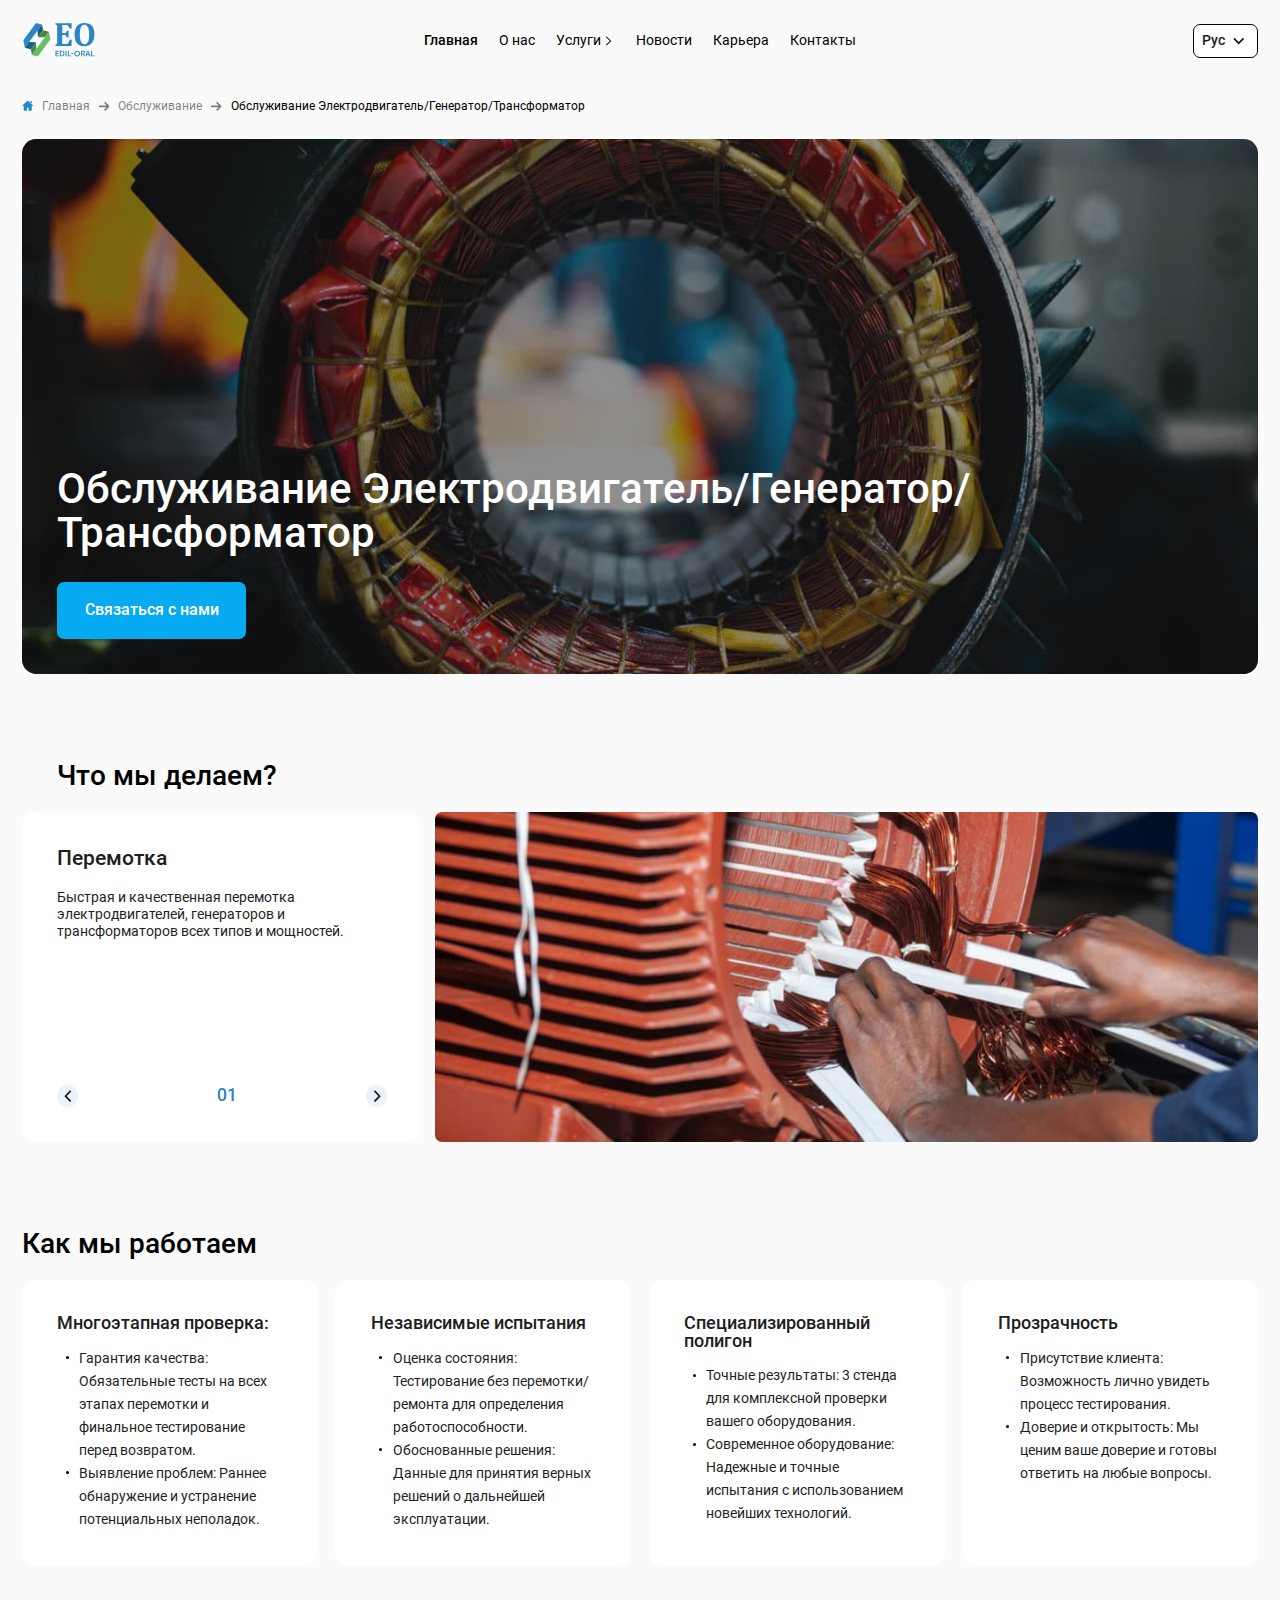
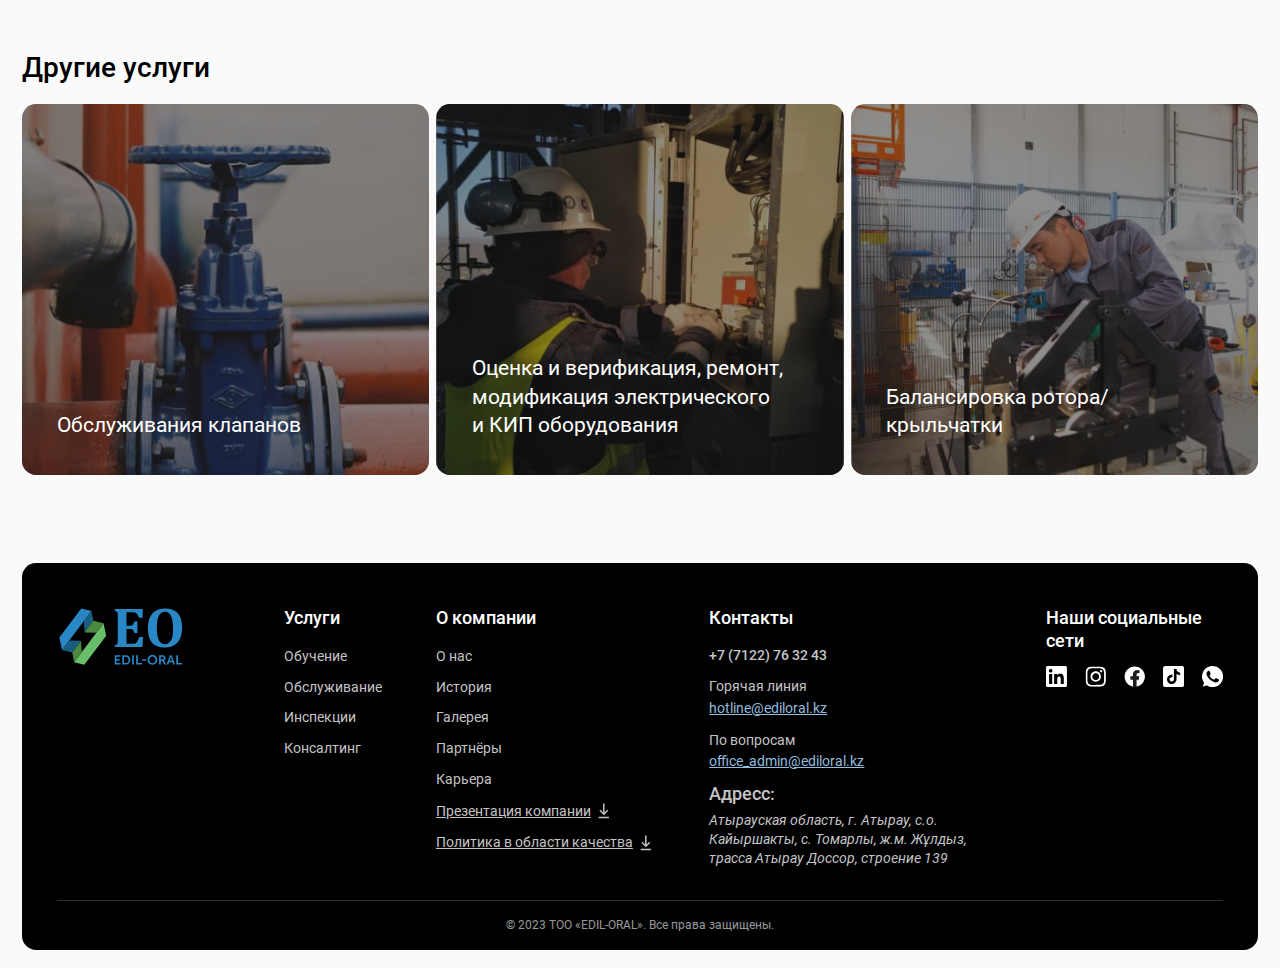
<file: services.html>
<!DOCTYPE html>
<html lang="ru">

<head>
    <meta charset="UTF-8">
    <meta http-equiv="X-UA-Compatible" content="IE=edge">
    <meta name="viewport" content="width=device-width, initial-scale=1.0">
    <title>Services</title>
    <link rel="stylesheet" href="css/fancybox.css">
    <link rel="stylesheet" href="css/swiper.css">
    <link rel="stylesheet" href="css/style.min.css">
</head>

<body>

    <header class="header">
        <div class="container">
            <div class="header__inner">
                <a class="header__logo logo" href="#">
                    <img class="logo__img" src="images/logo.svg" alt="logo">
                </a>
                <div class="header__wrapper">
                    <nav class="header__menu menu">
                        <ul class="menu__list menu-list">
                            <li class="menu-list__item">
                                <a class="menu-list__link menu-list__link--active" href="#">
                                    Главная
                                </a>
                            </li>
                            <li class="menu-list__item">
                                <a class="menu-list__link" href="#">
                                    О нас
                                </a>
                            </li>
                            <li class="menu-list__item menu-list__item--sublist">
                                <div class="menu-list__point">
                                    <span>
                                        Услуги
                                    </span>
                                    <svg width="13" height="24" viewBox="0 0 13 24" fill="none"
                                        xmlns="http://www.w3.org/2000/svg">
                                        <g clip-path="url(#clip0_2426_5670)">
                                            <path fill-rule="evenodd" clip-rule="evenodd"
                                                d="M9.36126 11.6842C9.54625 11.8586 9.54625 12.1414 9.36126 12.3158L4.53192 16.8692C4.34693 17.0436 4.04705 17.0436 3.86207 16.8692L3.63874 16.6586C3.45375 16.4842 3.45375 16.2015 3.63874 16.027L7.90983 12L3.63874 7.97295C3.45375 7.79854 3.45375 7.5158 3.63874 7.34138L3.86207 7.13081C4.04705 6.9564 4.34693 6.9564 4.53192 7.13081L9.36126 11.6842Z"
                                                fill="#1E1E1E" />
                                        </g>
                                        <defs>
                                            <clipPath id="clip0_2426_5670">
                                                <rect width="24" height="12" fill="white"
                                                    transform="translate(0.5 24) rotate(-90)" />
                                            </clipPath>
                                        </defs>
                                    </svg>
                                </div>
                                <ul class="menu-list__sublist menu-sublist">
                                    <li class="menu-sublist__item">
                                        <a class="menu-sublist__link" href="#">
                                            Услуга 1
                                        </a>
                                    </li>
                                    <li class="menu-sublist__item">
                                        <a class="menu-sublist__link" href="#">
                                            Услуга 2
                                        </a>
                                    </li>
                                    <li class="menu-sublist__item">
                                        <a class="menu-sublist__link" href="#">
                                            Услуга 3
                                        </a>
                                    </li>
                                </ul>
                            </li>
                            <li class="menu-list__item">
                                <a class="menu-list__link" href="#">
                                    Новости
                                </a>
                            </li>
                            <li class="menu-list__item">
                                <a class="menu-list__link" href="#">
                                    Карьера
                                </a>
                            </li>
                            <li class="menu-list__item">
                                <a class="menu-list__link" href="#">
                                    Контакты
                                </a>
                            </li>
                        </ul>
                    </nav>
                    <div class="header__lang lang">
                        <div class="lang__inner">
                            <div class="lang__text">
                                Выбрать язык
                                <span>
                                    / Изменить
                                </span>
                            </div>
                            <div class="lang__current">
                                <span>
                                    Рус
                                </span>
                                <svg width="22" height="22" viewBox="0 0 22 22" fill="none"
                                    xmlns="http://www.w3.org/2000/svg">
                                    <path d="M16.5 8.25L11 13.75L5.5 8.25" stroke="#1E1E1E" stroke-width="2" />
                                </svg>
                            </div>
                        </div>
                        <ul class="lang__list lang-list">
                            <li class="lang-list__item">
                                <a class="lang-list__link" href="#">
                                    <span>
                                        Рус
                                    </span>
                                    <?xml version="1.0" encoding="UTF-8"?><svg xmlns="http://www.w3.org/2000/svg"
                                        viewBox="0 0 9 6" width="900" height="600">
                                        <rect fill="#fff" width="9" height="3" />
                                        <rect fill="#d52b1e" y="3" width="9" height="3" />
                                        <rect fill="#0039a6" y="2" width="9" height="2" />
                                    </svg>
                                </a>
                            </li>
                            <li class="lang-list__item">
                                <a class="lang-list__link" href="#">
                                    <span>
                                        Кз
                                    </span>
                                    <?xml version="1.0" encoding="utf-8"?>
                                    <svg width="800px" height="800px" viewBox="0 0 36 36"
                                        xmlns="http://www.w3.org/2000/svg" xmlns:xlink="http://www.w3.org/1999/xlink"
                                        aria-hidden="true" role="img" class="iconify iconify--twemoji"
                                        preserveAspectRatio="xMidYMid meet">

                                        <path fill="#00AFCA"
                                            d="M36 27a4 4 0 0 1-4 4H4a4 4 0 0 1-4-4V9a4 4 0 0 1 4-4h28a4 4 0 0 1 4 4v18z">

                                        </path>

                                        <g fill="#FFCC4D">

                                            <circle cx="19.035" cy="16.513" r="2.865">

                                            </circle>

                                            <path
                                                d="M19.037 13.432c.17-.002.232-.109.232-.236c0-.17-.232-1.496-.232-1.496s-.236 1.326-.236 1.496c0 .127.064.236.236.236zm0 6.178c-.172.001-.236.108-.236.235c0 .171.236 1.479.236 1.479s.232-1.309.232-1.479c.001-.126-.062-.235-.232-.235zm-.801-.121c-.165-.042-.252.045-.285.168c-.044.164-.163 1.506-.163 1.506s.571-1.221.615-1.385c.034-.123-.001-.245-.167-.289zm1.6-5.968c.166.044.256-.044.289-.166c.044-.165.154-1.49.154-1.49s-.562 1.203-.607 1.369c-.033.122-.001.243.164.287zm-2.343 5.658c-.149-.083-.256-.022-.319.089c-.085.147-.547 1.412-.547 1.412s.867-1.031.952-1.178c.064-.111.063-.237-.086-.323zm3.089-5.351c.149.086.259.024.322-.086c.086-.148.535-1.398.535-1.398s-.856 1.017-.942 1.164c-.062.11-.062.235.085.32zm-3.727 4.862c-.122-.119-.241-.088-.331.002c-.12.121-.894 1.223-.894 1.223s1.105-.772 1.225-.891c.09-.09.122-.214 0-.334zm4.369-4.37c.122.121.243.09.333 0c.121-.12.879-1.213.879-1.213s-1.089.762-1.209.883c-.09.09-.123.21-.003.33zm-4.857 3.731c-.087-.146-.21-.146-.321-.083c-.148.085-1.18.949-1.18.949s1.267-.458 1.414-.543c.111-.064.173-.174.087-.323zm5.35-3.089c.087.149.213.15.322.087c.148-.086 1.163-.944 1.163-.944s-1.249.453-1.397.538c-.11.064-.172.171-.088.319zm-5.657 2.346c-.046-.164-.166-.196-.289-.164c-.164.044-1.385.612-1.385.612s1.342-.115 1.506-.159c.123-.034.212-.123.168-.289zm5.966-1.6c.046.166.166.2.289.167c.165-.044 1.368-.61 1.368-.61s-1.324.114-1.49.158c-.122.032-.211.121-.167.285zm-6.071.803c-.002-.17-.109-.232-.236-.232c-.17 0-1.496.232-1.496.232s1.326.236 1.496.236c.127 0 .236-.064.236-.236zm6.178 0c.001.172.108.236.235.236c.171 0 1.479-.236 1.479-.236s-1.309-.232-1.479-.232c-.127-.001-.235.062-.235.232zm-6.073-.797c.042-.165-.045-.252-.168-.285c-.164-.044-1.506-.163-1.506-.163s1.221.571 1.385.615c.123.033.245-.001.289-.167zm5.967 1.599c-.044.166.044.256.166.289c.165.044 1.49.154 1.49.154s-1.203-.563-1.369-.607c-.122-.032-.243-.001-.287.164zm-5.659-2.342c.083-.148.022-.256-.089-.319c-.147-.085-1.412-.547-1.412-.547s1.031.867 1.178.952c.111.064.237.062.323-.086zm5.351 3.089c-.086.149-.024.259.086.322c.147.086 1.398.535 1.398.535s-1.017-.855-1.164-.941c-.11-.063-.235-.063-.32.084zm-4.862-3.727c.119-.122.088-.241-.002-.331c-.121-.12-1.223-.894-1.223-.894s.772 1.105.891 1.225c.09.09.213.122.334 0zm4.37 4.369c-.121.122-.09.244 0 .333c.12.121 1.213.879 1.213.879s-.762-1.089-.883-1.21c-.09-.09-.21-.123-.33-.002zm-3.73-4.858c.145-.087.146-.21.083-.321c-.085-.147-.949-1.18-.949-1.18s.458 1.267.543 1.414c.063.111.174.173.323.087zm3.089 5.351c-.148.086-.15.211-.087.321c.086.148.944 1.163.944 1.163s-.453-1.25-.538-1.398c-.064-.109-.172-.172-.319-.086zm-2.347-5.658c.164-.046.196-.166.164-.289c-.044-.164-.612-1.385-.612-1.385s.115 1.342.159 1.506c.033.123.123.212.289.168zm1.6 5.967c-.166.046-.2.166-.167.289c.044.165.61 1.368.61 1.368s-.114-1.325-.158-1.489c-.032-.123-.121-.212-.285-.168z">

                                            </path>

                                        </g>

                                        <g fill="#FFCC4D">

                                            <path
                                                d="M21.846 23.645l-.037.016l-.041.006l-.031.006l-.057-.012l-.025-.01l-.023-.011l-.027-.017l-.045-.032l-.041-.033l-.023-.016l-.029-.012l-.02-.005h-.029l-.113.235l-.023.033l-.022.027l-.023.017l-.02.017l-.029.011h-.027l-.025-.011l-.035-.017l-.01-.017l-.012-.017l-.012-.022l-.012-.026l-.016-.083l-.033.027l-.031.039l-.062.094l-.037.049l-.039.038l-.021.023l-.027.017l-.027.012l-.033.01h-.016l-.029.006l-.027-.006l-.021-.01l-.064-.077l-.072-.077l-.049.077l-.057.065l-.027.027l-.025.027l-.027.022l-.051.028l-.027.006h-.027l-.023-.006l-.022-.012l-.016-.017l-.021-.026a2.5 2.5 0 0 0-.045-.121l-.006-.028l-.01-.021l-.012-.011h-.012l-.148.242l-.021.021l-.039.017l-.086.021h-.051l-.039-.011l-.012-.006l-.016-.017l-.004-.01v-.022l.02-.242l-.016.006l-.043.021a3.434 3.434 0 0 0-.115.126l-.049.061l-.061.051l-.057.043l-.032.018l-.066.01l-.027-.006l-.012-.004l-.011-.012l-.006-.017V24.1l.006-.07l.017-.111l-.011-.065l-.023-.038l-.033.049l-.054.071a4.69 4.69 0 0 1-.138.144a1.352 1.352 0 0 0-.077.055l-.06.021l-.012-.006h-.017l-.012-.01l-.004-.006l-.012-.017l-.004-.017v-.021l-.006-.028l.006-.208c-.1.068-.201.134-.303.197l-.038.017l-.043.022c-.041.01-.081.02-.121.032h-.04l-.037-.005l-.034-.012l.017-.044l.033-.077l.021-.032l.024-.033l.021-.033l.056-.055l.061-.043l.07-.045l.072-.033l.083-.027l.082-.021l.187-.033l.093-.012c.276-.016.553-.018.829-.016l.303-.017l.094-.011l.174-.033l.084-.023l.078-.032l.072-.033c.038-.03.077-.06.117-.088l.053-.062l-.057-.109l.045-.006l.043-.01l.045-.022l.037-.028l.016-.01l.018-.017l.012-.022l.012-.016l.004-.022v-.038l-.012-.022l.094-.017l.1-.011l.105-.006h.109c.153.006.305.015.457.027c.23.028.461.05.692.072l.207.011v.076l-.004.034l-.012.032l-.01.033l-.012.027l-.016.022c-.019.022-.04.044-.061.065l-.049.032l-.053.022l-.053.012l-.061.011l-.117-.011l-.061-.017l-.053-.028l-.057-.027l-.043-.039l-.043-.043v.094c-.008.061-.018.121-.027.182l-.021.057l-.012.023l-.016.016l-.012.017l-.014.01m-4.418-.517l.125.055a1.45 1.45 0 0 1 .077-.06l.049-.026l.044-.028l.165-.066l.142-.066l.072-.027l.122-.065l.049-.034c.124-.081.249-.161.374-.24l.109-.077l.083-.066c.082-.074.162-.149.242-.225l.033-.022l.038-.022a3.49 3.49 0 0 1 .138-.066l.093-.032c.186-.051.375-.091.565-.121c.194-.023.388-.049.582-.071l.258-.044c.064-.018.128-.034.193-.049l.066-.083l.106-.115l.072-.071l.08-.067l.094-.071l.109-.072l.166-.098c.119-.06.237-.12.355-.182c.21-.098.417-.202.623-.308l.098-.066l.027-.083l.039-.081l.049-.083l.127-.17c.058-.062.114-.124.17-.188c.068-.066.138-.13.209-.192l.106-.087l.053-.039l.057-.038c.04-.023.08-.045.121-.066l.061-.028l.059-.021l.129-.034l.064-.004l.061-.006l.064.006l.061.01l-.004.066l-.016.065l-.049.138l-.041.071l-.049.072l-.06.076l-.072.077l.057-.006l.049-.011l.039-.012l.037-.016l.072-.022l.103-.011l.006.039v.038l-.006.038l-.01.033l-.016.033l-.023.033l-.021.026l-.027.028a7.797 7.797 0 0 1-.231.214l.065.006c.048.015.096.03.145.043l.053.012l-.064.05a5.026 5.026 0 0 1-.154.099l-.176.099l-.088.055l-.088.061l-.082.066l.037.005l.051.022l.022.006l.021.011l.018.005l.016-.005l-.109.061a7.605 7.605 0 0 0-.203.099l-.084.05l-.016.017l-.01.017l-.012.016l.004.022l.012.017l.021.016l.02.018l-.008.021l-.012.018l-.021.016l-.02.017l-.053.026l-.064.028l-.125.044l-.078.039l.109.109l-.039.038l-.037.028l-.033.017l-.039.016l-.076.011h-.108l.012.05l.016.049l.023.111a4.474 4.474 0 0 1-.209.153l-.127.082l-.141.082l-.084.039l-.082.038a4.68 4.68 0 0 1-.281.099l-.213.045l-.117.017c.127.004.254.006.381.005l.312-.033l.137-.027l.121-.033c.08-.027.158-.057.236-.088l.152-.07l.15-.083l.141-.089l.15-.087l-.09-.044l-.086-.027l-.041-.019c-.031-.015-.062-.03-.094-.043l-.051-.028l.043-.032l.053-.022l.057-.021c.066-.016.133-.031.199-.045c.086-.009.172-.02.258-.032l.109-.011l.084-.021l.022-.012l.016-.017l-.004-.006l-.012-.011l-.016-.006l-.021-.01l-.061-.012l-.078-.011l-.076-.006l-.076-.011l-.068-.017l-.041-.017l.537-.12l.094-.028c.041-.015.081-.032.121-.049l.053-.034l.023-.021l-.006-.005l-.01-.012l-.051-.011l-.07-.006h-.084c-.057-.004-.113-.008-.17-.01l-.07-.012l-.045-.011l.078-.032c.116-.036.234-.069.352-.1c.067-.023.135-.046.203-.066l.104-.044l.049-.027l.045-.027l.016-.017l.017-.022l.016-.016l.006-.017l-.006-.017l-.016-.012l-.017-.004h-.152l-.072.004h-.098l-.029-.004l-.019-.012l-.024-.011c.2-.132.402-.263.605-.391l.158-.11a3.25 3.25 0 0 0 .125-.109l.049-.055l.045-.055l.033-.06l.027-.06l.016-.067v-.071h-.037l-.039.006l-.086.032a5.447 5.447 0 0 1-.232.138l-.043.028l-.051.021l-.049.017l-.045.011l-.043.006H24.5l-.043-.017l.133-.099c.107-.091.213-.183.318-.275a9.94 9.94 0 0 0 .34-.341l.158-.176c.047-.062.095-.122.144-.182c.039-.056.078-.113.115-.17l.012-.021l.004-.017l-.004-.023l-.006-.016l-.006-.018l-.016-.011l-.017-.017l-.016-.006l-.021-.01l-.024-.006h-.043l-.021.006l-.029.004l-.016.018l-.023.017c-.112.112-.223.226-.332.341l-.133.126a19.54 19.54 0 0 1-.264.226a3.428 3.428 0 0 1-.127.082l-.121.061l.037-.033c.04-.038.079-.076.117-.115c.141-.162.276-.33.406-.5l.254-.357l.068-.12l.068-.11l.055-.1l.043-.094l.027-.076l.006-.027v-.044l-.006-.017l-.02-.033l-.012-.011l-.018-.005l-.031-.018l-.041-.011h-.075l-.021.006l-.016.005l-.023.012l-.016.016l-.045.039a4.24 4.24 0 0 0-.143.182c-.11.172-.226.34-.346.505l-.139.165l-.07.072l-.076.066l.098-.183l.154-.323l.1-.236l.043-.121l.076-.248c.019-.08.036-.16.051-.241c.007-.075.013-.15.018-.226l-.008-.055l-.004-.049l-.006-.051l-.016-.064l-.012-.018l-.027-.027l-.037-.016l-.041-.012h-.037l-.035.006l-.01.006l-.016.004l-.006.012c-.099.312-.174.63-.26.945c-.032.088-.064.176-.098.264l-.082.159l-.051.071l.033-.158c.016-.092.03-.183.043-.275l.023-.226l.006-.094a3.445 3.445 0 0 0-.012-.143l-.01-.055l-.016-.044l-.023-.033l-.012-.011l-.033-.011l-.016-.006h-.018l-.016.006l-.045.011l-.043.022c-.034.17-.075.339-.121.506a6.14 6.14 0 0 1-.23.62a7.493 7.493 0 0 1-.188.368l-.121.209l-.131.197a8.785 8.785 0 0 1-.273.362c-.092.104-.186.206-.281.308c-.099.097-.2.193-.303.287c-.106.088-.213.173-.322.257a7.463 7.463 0 0 1-.408.275l-.242.142l-.385.177l-.396.142l-.328.1l-.34.076l-.17.028l-.348.044l-.176.011l-.017.006l-.017.005l-.033.018l-.037.026a4.543 4.543 0 0 0-.127.115l-.088.089l-.319.356l-.121.121l-.142.109l-.056.038l-.055.034l-.12.055c-.186.076-.375.145-.562.22l-.049.027l-.044.023l-.032.021l-.061.061l-.017.027l-.012.027l-.004.039v.028">

                                            </path>

                                            <path
                                                d="M19.441 23.375l.092.012l.045.017l.01.005v.006h-.01l-.012.005l-.088.017h-.07l-.23-.017l-.583-.011c-.154.002-.308.006-.462.011c-.136.01-.271.021-.407.033l-.105.017l-.093.021c-.022.008-.043.016-.065.022l-.028.012l-.022.017l.01-.056l.024-.056l-.077.022l-.066.033l-.026.017l-.023.022l-.017.026l-.004.028l-.016-.038l-.012-.034a.808.808 0 0 0-.012-.071c.006-.029.012-.058.016-.087l.018-.028l.01-.022l.023-.026l.044-.044l.06-.039l.068-.038a.503.503 0 0 0 .114.049a.322.322 0 0 0 .117-.011c.061.054.219.043.241-.055a.24.24 0 0 0 0-.11l.066-.005l.077-.012l.17-.044l.089-.017l.082-.021l.077-.011l.065-.006l-.027.023l-.143.109l-.054.038l.07.018l.061.011l-.13.148l-.034.044l.043.017l.044.012l.05.011h.099l.098-.022l.039-.023l.045.023l.044.017c.028.008.057.016.086.022c.068.007.136.015.205.021h.414m-.501-1.672l-.049.099l-.056.127a2.618 2.618 0 0 0-.081.158l-.028.028l-.065-.055l-.072-.05l-.077-.039l-.081-.032l-.177-.045l-.087-.016a6.75 6.75 0 0 0-.286-.027a5.971 5.971 0 0 1-.379-.018l-.176-.021l-.099-.017l-.093-.021l-.098-.034l-.083-.043l-.061-.04l-.126-.093c-.184-.173-.366-.348-.555-.517l-.109-.076l-.05-.022l-.052-.016l-.093-.021a4.505 4.505 0 0 0-.164-.055a4.336 4.336 0 0 0-.155-.071a3.155 3.155 0 0 1-.263-.182l-.055-.051l-.109-.109l-.105-.115c-.173-.211-.336-.429-.505-.643a9.824 9.824 0 0 0-.247-.253l-.071-.065l-.072-.06l-.158-.115l-.016.005l-.018.017l-.017.022c-.01.025-.018.051-.026.077l-.006.022l-.04-.018l-.033-.017l-.04-.017l-.033-.011h-.071l-.039.011l-.038.017c.03.038.059.076.087.115l.049.077l.089.17l.032.083l.012.044l.012.033l.005.038v.032h-.296l.043.066c.033.045.068.089.103.132l.182.182l.061.049l.056.039a3.445 3.445 0 0 1-.143.012l-.144.016l.049.045c.043.03.085.061.127.093l.071.049l.072.044l.071.039l.066.022l.061.016l.049.011l.016.006l.012.012l.004.005v.021l-.016.045l-.004.032l-.007.022v.016l.007.028l.004.022l.012.01l.016.012l.021.011l.028.006l.056.022l.027.01l.022.017l.005.006v.011l-.005.006l-.044.032l-.022.022l-.022.027v.023l-.005.022l.011.059l.192.066l.044.01l.044.018l.033.017l.028.017l-.182.143l.049.044l.061.033l.077.038c.055.02.11.038.166.056l.082.016l.072.017h.065l-.061.044l-.077.049l-.082.045l-.061.044l.055.038c.167.086.338.166.512.237c.304.124.615.232.928.329c.07.017.139.035.208.055l.088.017l-.177-.017a7.468 7.468 0 0 1-.329-.05l-.154-.033l-.303-.087l-.142-.05c-.38-.148-.751-.318-1.132-.462l.028-.016l.077-.028l.049-.011c.067-.02.132-.042.198-.066a7.444 7.444 0 0 1-.391-.07a4.739 4.739 0 0 0-.203-.061l-.039-.017l-.033-.017l-.027-.018l-.018-.016v-.005l.006-.006l.017-.006l.016-.011l.044-.017l.192-.056l.111-.038c-.159-.03-.319-.057-.479-.082l-.077-.018l-.061-.021l-.022-.012l-.021-.017l-.018-.01l-.011-.018l.017-.011l.049-.011c.051-.008.103-.017.154-.027l.088-.011c.05-.014.099-.029.148-.045l.023-.016l.022-.018l-.087-.033l-.056-.01l-.055-.012l-.252-.033l-.066-.016l-.061-.012l-.121-.043l-.056-.028l-.045-.032l-.044-.039l-.033-.049l.012-.006l.021-.006h.028l.044.006l.209.011l.122.012h.153l.043-.006l.034-.011l.022-.012a9.196 9.196 0 0 1-.308-.132a6.414 6.414 0 0 0-.204-.099l-.208-.109l-.099-.061a7.586 7.586 0 0 1-.181-.132l-.077-.066l-.034-.038l-.034-.033l-.021-.033l-.023-.039l-.022-.032l-.012-.038l-.009-.071h.037l.044.005l.044.018l.044.016l.087.055l.099.055l.044.028l.049.026l.049.022l.044.017l.049.012l.044.005h.05l.043-.017l-.13-.1a13.893 13.893 0 0 1-.319-.273a8.748 8.748 0 0 1-.501-.518l-.07-.093l-.072-.088a7.298 7.298 0 0 1-.116-.171l-.01-.022v-.038l.005-.017l.005-.016l.017-.011l.016-.017l.018-.012l.021-.006l.022-.004h.044l.027.004l.024.006l.021.017c.119.118.236.237.351.358c.127.122.259.24.396.352l.126.081l.065.034l.061.021l-.043-.027l-.115-.115c-.141-.162-.275-.33-.407-.5a10.5 10.5 0 0 1-.171-.242a7.343 7.343 0 0 0-.154-.236a5.403 5.403 0 0 1-.121-.209a5.052 5.052 0 0 0-.07-.17l-.007-.027v-.045l.007-.016l.021-.033l.012-.012l.017-.01l.071-.023h.077l.022.005l.016.006l.022.012l.061.055l.143.182c.112.172.23.34.352.505l.13.165l.072.071l.077.066a13.15 13.15 0 0 1-.252-.504a9.786 9.786 0 0 1-.099-.236l-.044-.121a4.433 4.433 0 0 0-.077-.248l-.027-.121l-.02-.123l-.012-.115l-.005-.109l.005-.055l.007-.05l.005-.05l.011-.049l.011-.018l.006-.016l.016-.018l.011-.01l.038-.017l.039-.01h.038l.033.006l.016.004l.012.006l.006.012l.006.016c.094.307.171.619.252.93c.032.087.065.173.1.258l.038.082l.044.077l.049.077l-.032-.16a5.974 5.974 0 0 0-.044-.273a8.572 8.572 0 0 1-.027-.319l.011-.143l.011-.056l.017-.043l.022-.033l.011-.012l.016-.011l.016-.005h.05l.045.016l.043.022l.077.346c.028.105.059.21.093.313c.056.157.117.313.182.467l.077.159l.11.21l.12.208l.133.198l.142.197l.133.165c.092.104.185.207.28.308c.099.097.2.192.303.285l.159.133c.146.114.296.222.451.324c.121.072.244.142.368.209l.378.182c.192.076.386.146.582.208c.192.051.387.095.583.132c.263.042.533.067.804.078">

                                            </path>
                                        </g>
                                        <g fill="#FFCC4D">
                                            <path
                                                d="M3.457 28.522s-.237.197-.317.098c-.129-.16.397-.959.397-1.241c0-.461-.309-.589-.689-.654c-.256-.044-.671.019-.671.019c.078.105.129.138.261.144a.554.554 0 0 0-.296.501c0 .396.164.56.164 1.009c0 .249-.204.565-.204.565c.36-.036.54-.369.438-.637a.174.174 0 0 1 .154.047c.026-.073-.015-.16-.071-.233c.045-.023.078-.009.149.005c-.007-.076-.053-.156-.164-.232c.324.083.523-.142.523-.378c0-.18-.125-.308-.248-.308a.256.256 0 0 0-.131.041c-.023-.048-.011-.114.012-.163c-.089.023-.146.076-.105.188a.22.22 0 0 0-.161.074a.192.192 0 0 0 .161.072c-.05.104.006.163.087.209c0 0-.052-.209.081-.209c.06 0 .114.021.114.108c0 .075-.067.181-.221.175c-.155-.007-.28-.107-.28-.352c0-.229.183-.342.424-.349c.218-.007.382.111.382.336c0 .298-.432.98-.432 1.246c0 .2.179.311.355.311c.228 0 .42-.226.42-.226l-.132-.166zm-.05-5.402c0-.498.448-.755.8-.755c.474 0 .727.284.727.654c0 .212-.039.344-.136.545l-1.087 2.257a.67.67 0 0 0-.051.3c0 .202.197.368.403.373c.187.005.392-.175.392-.38c0-.249-.128-.359-.261-.359c-.163 0-.228.066-.228.181c0 .081.039.115.094.115c.14 0 .101-.188.101-.188a.13.13 0 0 1 .094.176a.247.247 0 0 1 .135.079a.248.248 0 0 1-.135.074c.033.108-.011.161-.105.184a.193.193 0 0 0 .013-.116c-.149.042-.377-.024-.377-.282c0-.256.177-.471.51-.418c-.08-.036-.119-.113-.127-.201c.06.025.127.028.127.028c-.039-.068-.093-.127-.091-.263c.062.029.119.08.198.047c-.124-.243.028-.577.416-.658a.8.8 0 0 0-.211.524c0 .58.162.676.162 1.078a.596.596 0 0 1-.258.474v-.007c.112.03.185.087.227.162c-.259.073-.636.072-.837-.007a.62.62 0 0 1-.443-.295a.897.897 0 0 1 0-.714c.154-.321.88-1.86 1.106-2.345a.77.77 0 0 0 .077-.33c0-.295-.271-.399-.425-.399c-.185 0-.373.142-.373.316c0 .112.061.178.147.178c.209 0 .196-.177.154-.289c.129.06.205.162.184.272c.074.01.144.045.208.117c-.051.066-.113.114-.208.115c.042.17-.072.242-.184.281c.035-.124.058-.269-.154-.269c-.155 0-.277-.027-.348-.128c-.005.135-.018.665-.018.665c-.008.2.267.194.442.135c-.067.23-.202.355-.517.323a.247.247 0 0 1 .158.241c0 .188-.152.395-.251.457l-.05-1.948z">

                                            </path>
                                            <path
                                                d="M3.506 23.12c0-.498-.448-.755-.8-.755c-.474 0-.727.284-.727.654c0 .212.039.344.136.545l1.087 2.257a.67.67 0 0 1 .05.3c0 .202-.197.368-.402.373c-.188.005-.392-.175-.392-.38c0-.249.128-.359.261-.359c.163 0 .228.066.228.181c0 .081-.039.115-.094.115c-.14 0-.101-.188-.101-.188a.13.13 0 0 0-.094.176a.247.247 0 0 0-.135.079a.248.248 0 0 0 .135.074c-.032.108.012.161.106.183a.193.193 0 0 1-.013-.116c.149.042.377-.024.377-.282c0-.256-.177-.471-.509-.418c.079-.036.119-.113.126-.201a.423.423 0 0 1-.126.028c.038-.068.092-.127.09-.263c-.062.029-.118.08-.198.047c.124-.243-.028-.577-.416-.658a.8.8 0 0 1 .211.524c0 .58-.161.676-.161 1.078c0 .168.087.351.258.474v-.007a.343.343 0 0 0-.227.162c.259.073.635.072.837-.007a.62.62 0 0 0 .443-.295a.897.897 0 0 0 0-.714c-.154-.321-.88-1.86-1.106-2.345a.77.77 0 0 1-.077-.33c0-.295.271-.399.425-.399c.185 0 .373.142.373.316c0 .112-.061.178-.147.178c-.209 0-.196-.177-.155-.289c-.129.06-.205.162-.184.272a.337.337 0 0 0-.208.117c.051.066.113.114.208.115c-.042.17.072.242.184.281c-.035-.124-.058-.269.155-.269c.155 0 .277-.027.348-.128l.018.665c.008.2-.268.194-.443.135c.066.229.202.354.516.322a.247.247 0 0 0-.158.241c0 .188.151.395.251.457l.05-1.946zm-.049 5.402s.237.197.317.098c.129-.16-.397-.959-.397-1.241c0-.461.309-.589.689-.654c.256-.044.672.019.672.019c-.079.105-.129.138-.261.144a.555.555 0 0 1 .296.501c0 .396-.164.56-.164 1.009c0 .249.204.565.204.565c-.36-.036-.54-.369-.438-.637a.176.176 0 0 0-.154.047c-.026-.073.016-.16.071-.233c-.045-.023-.078-.009-.149.005c.007-.076.052-.156.164-.232c-.324.083-.523-.142-.523-.378c0-.18.125-.308.248-.308c.04 0 .098.017.131.041c.023-.048.011-.114-.013-.163c.09.023.146.076.106.188a.221.221 0 0 1 .161.074a.192.192 0 0 1-.161.072c.05.104-.006.163-.087.209c0 0 .052-.209-.081-.209c-.06 0-.114.021-.114.108c0 .075.067.181.221.175c.154-.007.279-.107.279-.352c0-.229-.183-.342-.424-.349c-.218-.007-.382.111-.382.336c0 .298.432.98.432 1.246c0 .2-.179.311-.355.311c-.228 0-.42-.226-.42-.226l.132-.166zm-.05-14.145c0-.5.448-.756.8-.756c.474 0 .727.284.727.655c0 .211-.039.343-.136.544l-1.087 2.258a.664.664 0 0 0-.051.299c0 .203.197.368.403.374c.187.004.392-.176.392-.38c0-.248-.128-.359-.261-.359c-.163 0-.228.067-.228.182c0 .079.039.114.094.114c.14 0 .101-.188.101-.188a.129.129 0 0 1 .094.174a.25.25 0 0 1 .135.08a.255.255 0 0 1-.135.075c.033.108-.011.16-.105.183a.192.192 0 0 0 .013-.116c-.149.042-.377-.024-.377-.282c0-.255.177-.47.51-.417c-.08-.038-.119-.115-.127-.201c.06.024.127.026.127.026c-.039-.068-.093-.127-.091-.262c.062.028.119.08.198.047c-.124-.244.028-.579.416-.658a.804.804 0 0 0-.211.524c0 .579.162.676.162 1.079c0 .168-.087.35-.258.474v-.007c.11.03.182.085.225.161c-.259.074-.636.072-.837-.007a.623.623 0 0 1-.443-.295a.892.892 0 0 1 0-.712c.154-.322.88-1.861 1.106-2.346a.787.787 0 0 0 .077-.33c0-.296-.271-.4-.425-.4c-.185 0-.373.141-.373.315c0 .112.061.179.147.179c.209 0 .196-.178.154-.289c.129.058.205.162.184.272c.074.01.144.044.208.118c-.051.064-.113.112-.208.114c.042.171-.072.243-.184.282c.035-.124.058-.268-.154-.268c-.155 0-.277-.027-.348-.127c-.005.134-.018.665-.018.665c-.008.199.267.194.442.134c-.065.23-.2.354-.515.322a.248.248 0 0 1 .158.242c0 .187-.152.395-.251.456l-.05-1.948z">

                                            </path>
                                            <path
                                                d="M3.506 14.377c0-.5-.448-.756-.8-.756c-.474 0-.727.284-.727.655c0 .211.039.343.136.544l1.087 2.258c.038.079.05.168.05.299c0 .203-.197.368-.402.374c-.188.004-.392-.176-.392-.38c0-.248.128-.359.261-.359c.163 0 .228.067.228.182c0 .079-.039.114-.094.114c-.14 0-.101-.188-.101-.188a.128.128 0 0 0-.094.174a.25.25 0 0 0-.135.08a.255.255 0 0 0 .135.075c-.032.108.011.16.105.183a.192.192 0 0 1-.013-.116c.149.042.377-.024.377-.282c0-.255-.177-.47-.509-.417c.079-.038.119-.115.126-.201c-.06.024-.126.026-.126.026c.038-.068.092-.127.09-.262c-.062.028-.118.08-.198.047c.124-.244-.028-.579-.416-.658a.804.804 0 0 1 .211.524c0 .579-.161.676-.161 1.079c0 .168.087.35.258.474v-.007c-.111.03-.184.085-.225.161c.259.074.635.072.837-.007a.623.623 0 0 0 .443-.295a.892.892 0 0 0 0-.712c-.154-.322-.88-1.861-1.106-2.346a.768.768 0 0 1-.077-.329c0-.296.271-.4.425-.4c.185 0 .373.141.373.315c0 .112-.061.179-.147.179c-.209 0-.196-.178-.155-.289c-.129.058-.205.162-.184.272a.33.33 0 0 0-.208.118c.051.064.113.112.208.114c-.042.171.072.243.184.282c-.035-.124-.058-.268.155-.268c.155 0 .277-.027.348-.127l.017.663c.008.199-.268.194-.443.134c.066.23.202.354.516.323a.248.248 0 0 0-.158.242c0 .187.151.395.251.456l.05-1.948z">

                                            </path>
                                            <path
                                                d="M3.506 12.879c0 .499-.448.756-.8.756c-.474 0-.727-.284-.727-.656c0-.21.039-.342.136-.544l1.087-2.258a.666.666 0 0 0 .05-.299c0-.202-.197-.368-.402-.373c-.188-.004-.392.175-.392.38c0 .249.128.359.261.359c.163 0 .228-.067.228-.182c0-.08-.039-.114-.094-.114c-.14 0-.101.188-.101.188a.129.129 0 0 1-.094-.175a.237.237 0 0 1-.135-.079a.26.26 0 0 1 .135-.074c-.032-.108.012-.16.106-.183a.192.192 0 0 0-.013.116c.149-.042.377.026.377.282c0 .255-.177.47-.509.417c.079.038.119.115.126.201a.46.46 0 0 0-.126-.026c.038.068.092.127.09.262c-.062-.028-.118-.08-.198-.047c.124.244-.028.579-.416.659a.807.807 0 0 0 .211-.525c0-.578-.161-.676-.161-1.078c0-.168.087-.35.258-.474v.007a.344.344 0 0 1-.226-.163c.259-.073.635-.072.837.008a.62.62 0 0 1 .443.296a.891.891 0 0 1 0 .712c-.154.322-.88 1.861-1.106 2.345a.765.765 0 0 0-.077.329c0 .297.271.4.425.4c.185 0 .373-.141.373-.316c0-.111-.061-.179-.147-.179c-.209 0-.196.177-.155.289c-.129-.058-.205-.162-.184-.272a.334.334 0 0 1-.208-.118c.051-.064.113-.113.208-.114c-.042-.17.072-.243.184-.283c-.035.125-.058.27.155.27c.155 0 .277.026.348.127l.018-.666c.008-.199-.268-.193-.443-.134c.066-.23.202-.354.516-.323a.248.248 0 0 1-.158-.242c0-.187.151-.395.251-.456l.049 1.95zm0 8.744c0 .499-.448.755-.8.755c-.474 0-.727-.283-.727-.654a1.1 1.1 0 0 1 .136-.544l1.087-2.258a.666.666 0 0 0 .05-.299c0-.203-.197-.368-.402-.373c-.188-.005-.392.175-.392.379c0 .248.128.359.261.359c.163 0 .228-.067.228-.182c0-.079-.039-.113-.094-.113c-.14 0-.101.188-.101.188a.13.13 0 0 1-.094-.175a.238.238 0 0 1-.135-.08a.254.254 0 0 1 .135-.074c-.032-.109.011-.161.105-.184a.192.192 0 0 0-.013.116c.149-.042.377.025.377.282c0 .255-.177.469-.509.417c.079.039.119.115.126.202c-.06-.023-.126-.027-.126-.027c.038.068.092.128.09.262c-.062-.028-.118-.08-.198-.047c.124.243-.028.58-.416.658a.802.802 0 0 0 .211-.524c0-.577-.161-.676-.161-1.078c0-.169.087-.351.258-.474v.006c-.111-.029-.184-.084-.225-.161c.259-.073.635-.072.837.008a.623.623 0 0 1 .443.295a.892.892 0 0 1 0 .712c-.154.322-.88 1.861-1.106 2.346a.761.761 0 0 0-.077.329c0 .296.271.399.425.399c.185 0 .373-.141.373-.316c0-.109-.061-.177-.147-.177c-.209 0-.196.177-.155.288c-.129-.058-.205-.163-.184-.272a.327.327 0 0 1-.208-.117a.272.272 0 0 1 .208-.115c-.042-.17.072-.241.184-.281c-.035.125-.058.269.155.269c.155 0 .277.026.348.128l.018-.666c.008-.198-.268-.193-.443-.134c.066-.229.202-.353.516-.322a.248.248 0 0 1-.158-.242c0-.187.151-.394.251-.456l.049 1.947z">

                                            </path>
                                            <path
                                                d="M3.407 21.623c0 .499.448.755.8.755c.474 0 .727-.283.727-.654a1.1 1.1 0 0 0-.136-.544l-1.087-2.258a.664.664 0 0 1-.051-.299c0-.203.197-.368.403-.373c.187-.005.392.175.392.379c0 .248-.128.359-.261.359c-.163 0-.228-.067-.228-.182c0-.079.039-.113.094-.113c.14 0 .101.188.101.188a.13.13 0 0 0 .094-.175a.238.238 0 0 0 .135-.08a.254.254 0 0 0-.135-.074c.033-.109-.011-.161-.105-.184c.019.042.019.08.013.116c-.149-.042-.377.025-.377.282c0 .255.177.469.51.417c-.08.039-.119.115-.127.202c.06-.023.127-.027.127-.027c-.039.068-.093.128-.091.262c.062-.028.119-.08.198-.047c-.124.243.028.58.416.658a.802.802 0 0 1-.211-.524c0-.577.162-.676.162-1.078a.594.594 0 0 0-.258-.474v.006a.341.341 0 0 0 .227-.162c-.259-.073-.636-.072-.837.008a.623.623 0 0 0-.443.295a.892.892 0 0 0 0 .712c.154.322.88 1.861 1.106 2.346c.048.102.077.21.077.329c0 .296-.271.399-.425.399c-.185 0-.373-.141-.373-.316c0-.109.061-.177.147-.177c.209 0 .196.177.154.288c.129-.058.205-.163.184-.272a.323.323 0 0 0 .208-.117a.272.272 0 0 0-.208-.115c.042-.17-.072-.241-.184-.281c.035.125.058.269-.154.269c-.155 0-.277.026-.348.128c-.005-.134-.018-.666-.018-.666c-.008-.198.267-.193.442-.134c-.067-.229-.202-.353-.517-.322a.248.248 0 0 0 .158-.242c0-.187-.152-.394-.251-.456l-.05 1.948zm.05-14.144s.237-.199.317-.1c.129.161-.397.96-.397 1.242c0 .462.309.587.689.653c.256.045.672-.018.672-.018c-.08-.105-.13-.136-.262-.144a.55.55 0 0 0 .296-.499c0-.398-.164-.562-.164-1.01c0-.249.204-.566.204-.566c-.36.037-.54.37-.438.637a.173.173 0 0 1-.153-.047c-.026.074.016.16.071.234c-.045.024-.078.009-.149-.006c.007.077.052.157.164.233c-.325-.084-.524.142-.524.379c0 .179.125.306.248.306c.04 0 .098-.016.131-.041c.023.049.011.115-.013.164c.09-.023.146-.077.106-.188a.233.233 0 0 0 .161-.074a.196.196 0 0 0-.162-.073c.05-.104-.006-.162-.087-.208c0 0 .052.208-.081.208c-.06 0-.114-.02-.114-.107c0-.076.067-.182.221-.175c.154.006.279.106.279.353c0 .227-.183.339-.424.347c-.217.006-.381-.112-.381-.336c0-.299.432-.979.432-1.246c0-.2-.179-.312-.355-.312c-.228 0-.42.226-.42.226l.133.168z">

                                            </path>
                                            <path
                                                d="M3.457 7.479s-.237-.199-.317-.1c-.13.162.397.961.397 1.243c0 .462-.309.587-.689.653c-.256.044-.671-.019-.671-.019c.078-.105.129-.136.261-.144a.549.549 0 0 1-.297-.499c0-.398.164-.562.164-1.01c0-.249-.204-.566-.204-.566c.36.037.54.37.438.637a.177.177 0 0 0 .154-.047c.026.074-.015.16-.071.234c.044.024.077.009.149-.006c-.007.077-.053.157-.164.233c.324-.084.523.142.523.379c0 .179-.125.306-.248.306a.247.247 0 0 1-.131-.041c-.022.05-.01.115.013.164c-.089-.023-.145-.077-.105-.187a.23.23 0 0 1-.161-.074a.194.194 0 0 1 .161-.074c-.05-.104.006-.162.087-.208c0 0-.052.208.081.208c.06 0 .114-.02.114-.107c0-.076-.067-.182-.221-.175c-.155.006-.28.106-.28.352c0 .227.183.339.424.347c.218.006.382-.111.382-.336c0-.299-.432-.979-.432-1.246c0-.2.179-.312.355-.312c.228 0 .42.226.42.226l-.132.169zm-.05 5.4c0 .499.448.756.8.756c.474 0 .727-.284.727-.656c0-.21-.039-.342-.136-.544l-1.087-2.258a.67.67 0 0 1-.05-.298c0-.202.197-.368.403-.373c.187-.004.392.175.392.38c0 .249-.128.359-.261.359c-.163 0-.228-.067-.228-.182c0-.08.039-.114.094-.114c.14 0 .101.188.101.188a.13.13 0 0 0 .094-.175a.242.242 0 0 0 .134-.08a.26.26 0 0 0-.136-.074c.033-.108-.011-.16-.105-.183c.019.042.019.08.013.116c-.149-.042-.377.025-.377.282c0 .255.177.47.51.417c-.08.038-.119.115-.127.201a.464.464 0 0 1 .127-.026c-.039.068-.093.127-.091.262c.062-.028.119-.08.198-.047c-.124.244.028.579.416.659a.807.807 0 0 1-.211-.525c0-.578.162-.676.162-1.078a.597.597 0 0 0-.258-.474v.007a.349.349 0 0 0 .227-.163c-.26-.072-.637-.071-.839.009a.615.615 0 0 0-.442.295a.891.891 0 0 0 0 .712c.154.322.88 1.861 1.106 2.345a.787.787 0 0 1 .077.329c0 .297-.271.4-.425.4c-.185 0-.373-.141-.373-.316c0-.111.061-.179.147-.179c.209 0 .196.177.154.289c.129-.058.205-.162.184-.272a.329.329 0 0 0 .208-.118c-.051-.064-.113-.113-.208-.114c.042-.17-.072-.243-.184-.283c.035.125.058.27-.154.27c-.155 0-.277.026-.348.127c-.005-.134-.018-.666-.018-.666c-.008-.199.267-.193.442-.134c-.065-.228-.2-.352-.515-.321a.248.248 0 0 0 .158-.242c0-.187-.152-.395-.251-.456l-.05 1.948z">

                                            </path>
                                        </g>
                                    </svg>
                                </a>
                            </li>
                        </ul>
                    </div>
                    <div class="header__cnt cnt">
                        <h2 class="cnt__title">
                            Контакты
                        </h2>
                        <div class="cnt__inner">
                            <div class="cnt__item cnt-item cnt-item--active">
                                <div class="cnt-item__point cnt-point">
                                    <span>
                                        Атырау
                                    </span>
                                    <svg width="24" height="24" viewBox="0 0 24 24" fill="none"
                                        xmlns="http://www.w3.org/2000/svg">
                                        <path fill-rule="evenodd" clip-rule="evenodd"
                                            d="M14.8613 11.6842C15.0462 11.8586 15.0462 12.1414 14.8613 12.3158L10.0319 16.8692C9.84693 17.0436 9.54705 17.0436 9.36207 16.8692L9.13874 16.6586C8.95375 16.4842 8.95375 16.2015 9.13874 16.027L13.4098 12L9.13874 7.97295C8.95375 7.79854 8.95375 7.5158 9.13874 7.34138L9.36207 7.13081C9.54705 6.9564 9.84693 6.9564 10.0319 7.13081L14.8613 11.6842Z"
                                            fill="#1E1E1E" />
                                    </svg>

                                </div>
                                <div class="cnt-item__inner">
                                    <a class="cnt-item__tel" href="tel:+77122763243">
                                        +7 (7122) 76 32 43
                                    </a>
                                    <div class="cnt-item__wrapper">
                                        <div class="cnt-item__box cnt-box">
                                            <div class="cnt-box__text">
                                                По вопросам сервисного центра
                                            </div>
                                            <a class="cnt-box__link" href="mailto:workshop@ediloral.kz">
                                                workshop@ediloral.kz
                                            </a>
                                        </div>
                                        <div class="cnt-item__box cnt-box">
                                            <div class="cnt-box__text">
                                                По вопросам обучения
                                            </div>
                                            <a class="cnt-box__link" href="mailto:training@ediloral.kz">
                                                training@ediloral.kz
                                            </a>
                                        </div>
                                        <div class="cnt-item__box cnt-box">
                                            <div class="cnt-box__text">
                                                По общим вопросам
                                            </div>
                                            <a class="cnt-box__link" href="mailto:office_admin@ediloral.kz">
                                                office_admin@ediloral.kz
                                            </a>
                                        </div>
                                    </div>
                                    <div class="cnt-item__address cnt-address">
                                        <div class="cnt-address__text">
                                            Адресс:
                                        </div>
                                        <p class="cnt-address__subtext">
                                            Атырауская область, г. Атырау, с.о. Кайыршакты, с. Томарлы, ж.м. Жұлдыз,
                                            трасса Атырау Доссор, строение 139
                                        </p>
                                    </div>
                                </div>
                            </div>
                            <div class="cnt__item cnt-item">
                                <div class="cnt-item__point cnt-point">
                                    <span>
                                        Уральск
                                    </span>
                                    <svg width="24" height="24" viewBox="0 0 24 24" fill="none"
                                        xmlns="http://www.w3.org/2000/svg">
                                        <path fill-rule="evenodd" clip-rule="evenodd"
                                            d="M14.8613 11.6842C15.0462 11.8586 15.0462 12.1414 14.8613 12.3158L10.0319 16.8692C9.84693 17.0436 9.54705 17.0436 9.36207 16.8692L9.13874 16.6586C8.95375 16.4842 8.95375 16.2015 9.13874 16.027L13.4098 12L9.13874 7.97295C8.95375 7.79854 8.95375 7.5158 9.13874 7.34138L9.36207 7.13081C9.54705 6.9564 9.84693 6.9564 10.0319 7.13081L14.8613 11.6842Z"
                                            fill="#1E1E1E" />
                                    </svg>
                                </div>
                                <div class="cnt-item__inner">
                                    <a class="cnt-item__tel" href="tel:+77112527500">
                                        +7 (7112) 52 75 00
                                    </a>
                                    <div class="cnt-item__address cnt-address">
                                        <div class="cnt-address__text">
                                            Адресс:
                                        </div>
                                        <p class="cnt-address__subtext">
                                            ул. Гагарина 2/4
                                        </p>
                                    </div>
                                </div>
                            </div>
                            <div class="cnt__item cnt-item">
                                <div class="cnt-item__point cnt-point">
                                    <span>
                                        Баку, Азербайджан
                                    </span>
                                    <svg width="24" height="24" viewBox="0 0 24 24" fill="none"
                                        xmlns="http://www.w3.org/2000/svg">
                                        <path fill-rule="evenodd" clip-rule="evenodd"
                                            d="M14.8613 11.6842C15.0462 11.8586 15.0462 12.1414 14.8613 12.3158L10.0319 16.8692C9.84693 17.0436 9.54705 17.0436 9.36207 16.8692L9.13874 16.6586C8.95375 16.4842 8.95375 16.2015 9.13874 16.027L13.4098 12L9.13874 7.97295C8.95375 7.79854 8.95375 7.5158 9.13874 7.34138L9.36207 7.13081C9.54705 6.9564 9.84693 6.9564 10.0319 7.13081L14.8613 11.6842Z"
                                            fill="#1E1E1E" />
                                    </svg>
                                </div>
                                <div class="cnt-item__inner">
                                    <a class="cnt-item__tel" href="tel:+994123103415">
                                        +994 123103415
                                    </a>
                                    <div class="cnt-item__wrapper">
                                        <div class="cnt-item__box cnt-box">
                                            <div class="cnt-box__text">
                                                Email
                                            </div>
                                            <a class="cnt-box__link" href="mailto:azhdar.hajiyev@ediloral.az">
                                                azhdar.hajiyev@ediloral.az
                                            </a>
                                        </div>
                                    </div>
                                    <div class="cnt-item__address cnt-address">
                                        <div class="cnt-address__text">
                                            Адресс:
                                        </div>
                                        <p class="cnt-address__subtext">
                                            ул.Джаббара Джаббарлы, 44. Caspian Plaza, 3 корпус, 4 этаж
                                        </p>
                                    </div>
                                </div>
                            </div>
                        </div>
                    </div>
                </div>
                <div class="header__burger burger">
                    <svg width="24" height="24" viewBox="0 0 24 24" fill="none" xmlns="http://www.w3.org/2000/svg">
                        <path d="M21.5984 19.2H2.39844M21.5984 12H2.39844M21.5984 4.80005H2.39844" stroke="black"
                            stroke-width="2" stroke-linecap="round" />
                    </svg>
                </div>
            </div>
        </div>
    </header>

    <div class="wrapper">
        <main class="main">
            <div class="main__breadcrumbs breadcrumbs">
                <div class="container">
                    <ul class="breadcrumbs__list breadcrumbs-list">
                        <li class="breadcrumbs-list__item">
                            <a class="breadcrumbs-list__link" href="#">
                                <svg width="13" height="14" viewBox="0 0 13 14" fill="none"
                                    xmlns="http://www.w3.org/2000/svg">
                                    <g clip-path="url(#clip0_2426_7853)">
                                        <path
                                            d="M12.7817 6.31146L6.949 0.996757C6.69298 0.763442 6.30692 0.763468 6.05101 0.996731L0.218309 6.31149C0.0132296 6.49836 -0.0545125 6.78629 0.0456788 7.04499C0.145895 7.3037 0.389899 7.47085 0.667342 7.47085H1.59892V12.7958C1.59892 13.0069 1.77011 13.1781 1.98123 13.1781H5.17826C5.38938 13.1781 5.56056 13.0069 5.56056 12.7958V9.56265H7.43952V12.7958C7.43952 13.0069 7.6107 13.1781 7.82182 13.1781H11.0187C11.2298 13.1781 11.401 13.007 11.401 12.7958V7.47085H12.3328C12.6102 7.47085 12.8542 7.30367 12.9544 7.04499C13.0545 6.78626 12.9867 6.49836 12.7817 6.31146Z"
                                            fill="#2987C6" />
                                        <path
                                            d="M11.3018 1.58496H8.73438L11.6841 4.26712V1.96724C11.6841 1.75612 11.513 1.58496 11.3018 1.58496Z"
                                            fill="#2987C6" />
                                    </g>
                                    <defs>
                                        <clipPath id="clip0_2426_7853">
                                            <rect width="13" height="13" fill="white" transform="translate(0 0.5)" />
                                        </clipPath>
                                    </defs>
                                </svg>
                                <span>
                                    Главная
                                </span>
                            </a>
                            <svg width="12" height="12" viewBox="0 0 12 12" fill="none"
                                xmlns="http://www.w3.org/2000/svg">
                                <g opacity="0.5">
                                    <path
                                        d="M11.8082 6.46613L7.47455 10.7998C7.35085 10.9236 7.18597 10.9915 7.01017 10.9915C6.83417 10.9915 6.66939 10.9235 6.54569 10.7998L6.15223 10.4063C6.02862 10.2828 5.96052 10.1178 5.96052 9.9419C5.96052 9.7661 6.02862 9.59557 6.15223 9.47205L8.6804 6.93832H0.648286C0.286143 6.93832 0 6.65481 0 6.29257V5.73619C0 5.37394 0.286143 5.06185 0.648286 5.06185H8.70908L6.15232 2.51397C6.02872 2.39026 5.96062 2.22978 5.96062 2.05388C5.96062 1.87817 6.02872 1.71534 6.15232 1.59173L6.54578 1.19944C6.66949 1.07574 6.83427 1.00832 7.01027 1.00832C7.18607 1.00832 7.35095 1.07662 7.47465 1.20032L11.8083 5.53394C11.9323 5.65804 12.0005 5.8237 12 5.99979C12.0004 6.17647 11.9323 6.34223 11.8082 6.46613Z"
                                        fill="black" />
                                </g>
                            </svg>
                        </li>
                        <li class="breadcrumbs-list__item">
                            <a class="breadcrumbs-list__link" href="#">
                                <span>
                                    Обслуживание
                                </span>
                            </a>
                            <svg width="12" height="12" viewBox="0 0 12 12" fill="none"
                                xmlns="http://www.w3.org/2000/svg">
                                <g opacity="0.5">
                                    <path
                                        d="M11.8082 6.46613L7.47455 10.7998C7.35085 10.9236 7.18597 10.9915 7.01017 10.9915C6.83417 10.9915 6.66939 10.9235 6.54569 10.7998L6.15223 10.4063C6.02862 10.2828 5.96052 10.1178 5.96052 9.9419C5.96052 9.7661 6.02862 9.59557 6.15223 9.47205L8.6804 6.93832H0.648286C0.286143 6.93832 0 6.65481 0 6.29257V5.73619C0 5.37394 0.286143 5.06185 0.648286 5.06185H8.70908L6.15232 2.51397C6.02872 2.39026 5.96062 2.22978 5.96062 2.05388C5.96062 1.87817 6.02872 1.71534 6.15232 1.59173L6.54578 1.19944C6.66949 1.07574 6.83427 1.00832 7.01027 1.00832C7.18607 1.00832 7.35095 1.07662 7.47465 1.20032L11.8083 5.53394C11.9323 5.65804 12.0005 5.8237 12 5.99979C12.0004 6.17647 11.9323 6.34223 11.8082 6.46613Z"
                                        fill="black" />
                                </g>
                            </svg>
                        </li>
                        <li class="breadcrumbs-list__item">
                            Обслуживание Электродвигатель/Генератор/Трансформатор
                        </li>
                    </ul>
                </div>
            </div>
            <section class="main__heading heading heading--services">
                <div class="container">
                    <div class="heading__inner">
                        <picture class="heading__img">
                            <img src="images/heading-img-4.jpg" alt="img">
                        </picture>
                        <div class="heading__titling heading-titling">
                            <h1 class="heading-titling__title">
                                Обслуживание Электродвигатель/Генератор/Трансформатор
                            </h1>
                        </div>
                        <a href="#" class="heading__link btn btn--blue">
                            Связаться с нами
                        </a>
                    </div>
                </div>
            </section>
            <section class="main__product product">
                <div class="container">
                    <h2 class="product__title title">
                        Что мы делаем?
                    </h2>
                    <div class="product__inner">
                        <div class="product__swiper product-swiper swiper">
                            <div class="swiper-wrapper">
                                <div class="product-swiper__slide product-slide swiper-slide">
                                    <div class="product-slide__inner">
                                        <div class="product-slide__body product-body">
                                            <h5 class="product-body__title">
                                                Перемотка
                                            </h5>
                                            <p class="product-body__text">
                                                Быстрая и качественная перемотка электродвигателей, генераторов и
                                                трансформаторов всех типов и мощностей.
                                            </p>
                                        </div>
                                        <div class="product-slide__view product-view">
                                            <picture class="product-view__img">
                                                <img src="images/product-img-1.jpg" alt="img">
                                            </picture>
                                        </div>
                                    </div>
                                </div>
                                <div class="product-swiper__slide product-slide swiper-slide">
                                    <div class="product-slide__inner">
                                        <div class="product-slide__body product-body">
                                            <h5 class="product-body__title">
                                                Перемотка
                                            </h5>
                                            <p class="product-body__text">
                                                Быстрая и качественная перемотка электродвигателей, генераторов и
                                                трансформаторов всех типов и мощностей.
                                            </p>
                                        </div>
                                        <div class="product-slide__view product-view">
                                            <picture class="product-view__img">
                                                <img src="images/product-img-1.jpg" alt="img">
                                            </picture>
                                        </div>
                                    </div>
                                </div>
                                <div class="product-swiper__slide product-slide swiper-slide">
                                    <div class="product-slide__inner">
                                        <div class="product-slide__body product-body">
                                            <h5 class="product-body__title">
                                                Перемотка
                                            </h5>
                                            <p class="product-body__text">
                                                Быстрая и качественная перемотка электродвигателей, генераторов и
                                                трансформаторов всех типов и мощностей.
                                            </p>
                                        </div>
                                        <div class="product-slide__view product-view">
                                            <picture class="product-view__img">
                                                <img src="images/product-img-1.jpg" alt="img">
                                            </picture>
                                        </div>
                                    </div>
                                </div>
                            </div>
                            <div class="product-swiper__wrapper">
                                <div class="product-swiper__arrows arrows">
                                    <div
                                        class="arrows__arrow arrow product-swiper__arrow--prev arrow--prev arrow--blured">
                                        <svg width="9" height="14" viewBox="0 0 9 14" fill="none"
                                            xmlns="http://www.w3.org/2000/svg">
                                            <path d="M7.53196 1L1.80469 7L7.53196 13" stroke="#1E1E1E"
                                                stroke-width="2" />
                                        </svg>
                                    </div>
                                    <div
                                        class="arrows__arrow arrow product-swiper__arrow--next arrow--next arrow--blured">
                                        <svg width="9" height="14" viewBox="0 0 9 14" fill="none"
                                            xmlns="http://www.w3.org/2000/svg">
                                            <path d="M1.68679 1L7.41406 7L1.68679 13" stroke="#1E1E1E"
                                                stroke-width="2" />
                                        </svg>
                                    </div>
                                </div>
                                <div class="product-swiper__pagination"></div>
                            </div>
                        </div>
                    </div>
                </div>
            </section> 
            <section class="main__working working">
                <div class="container">
                    <h2 class="working__title title">
                        Как мы работаем
                    </h2>
                    <div class="working__inner">
                        <div class="working__item working-item">
                            <h4 class="working-item__title">
                                Многоэтапная проверка:
                            </h4>
                            <ul class="working-item__list working-list">
                                <li class="working-list__item">
                                    Гарантия качества: Обязательные тесты на всех этапах перемотки и финальное
                                    тестирование перед возвратом.
                                </li>
                                <li class="working-list__item">
                                    Выявление проблем: Раннее обнаружение и устранение потенциальных неполадок.
                                </li>
                            </ul>
                        </div>
                        <div class="working__item working-item">
                            <h4 class="working-item__title">
                                Независимые испытания
                            </h4>
                            <ul class="working-item__list working-list">
                                <li class="working-list__item">
                                    Оценка состояния: Тестирование без перемотки/ремонта для определения
                                    работоспособности.
                                </li>
                                <li class="working-list__item">
                                    Обоснованные решения: Данные для принятия верных решений о дальнейшей
                                    эксплуатации.
                                </li>
                            </ul>
                        </div>
                        <div class="working__item working-item">
                            <h4 class="working-item__title">
                                Специализированный полигон
                            </h4>
                            <ul class="working-item__list working-list">
                                <li class="working-list__item">
                                    Точные результаты: 3 стенда для комплексной проверки вашего оборудования.
                                </li>
                                <li class="working-list__item">
                                    Современное оборудование: Надежные и точные испытания с использованием новейших
                                    технологий.
                                </li>
                            </ul>
                        </div>
                        <div class="working__item working-item">
                            <h4 class="working-item__title">
                                Прозрачность
                            </h4>
                            <ul class="working-item__list working-list">
                                <li class="working-list__item">
                                    Присутствие клиента: Возможность лично увидеть процесс тестирования.
                                </li>
                                <li class="working-list__item">
                                    Доверие и открытость: Мы ценим ваше доверие и готовы ответить на любые вопросы.
                                </li>
                            </ul>
                        </div>
                    </div>
                </div>
            </section> 
            <section class="main__assistance assistance">
                <div class="container">
                    <h2 class="assistance__title title">
                        Другие услуги
                    </h2>
                    <div class="assistance__inner">
                        <a class="assistance__box-item assistance-item" href="#">
                            <picture class="assistance-item__img">
                                <img src="images/assistance-img-1.jpg" alt="img">
                            </picture>
                            <div class="assistance-item__title">
                                Обслуживания клапанов
                            </div>
                        </a>
                        <a class="assistance__box-item assistance-item" href="#">
                            <picture class="assistance-item__img">
                                <img src="images/assistance-img-2.jpg" alt="img">
                            </picture>
                            <div class="assistance-item__title">
                                Оценка и верификация, ремонт, модификация электрического и КИП оборудования
                            </div>
                        </a>
                        <a class="assistance__box-item assistance-item" href="#">
                            <picture class="assistance-item__img">
                                <img src="images/assistance-img-3.jpg" alt="img">
                            </picture>
                            <div class="assistance-item__title">
                                Балансировка ротора/крыльчатки
                            </div>
                        </a>
                    </div>
                </div>
            </section> 
        </main>
        <footer class="footer">
            <div class="container">
                <div class="footer__wrapper">
                    <div class="footer__inner">
                        <a class="footer__logo logo" href="#">
                            <img class="logo__img" src="images/logo.svg" alt="logo">
                        </a>
                        <div class="footer__nav nav">
                            <h5 class="nav__title">
                                Услуги
                            </h5>
                            <ul class="nav__list nav-list">
                                <li class="nav-list__item">
                                    <a class="nav-list__link" href="#">
                                        Обучение
                                    </a>
                                </li>
                                <li class="nav-list__item">
                                    <a class="nav-list__link" href="#">
                                        Обслуживание
                                    </a>
                                </li>
                                <li class="nav-list__item">
                                    <a class="nav-list__link" href="#">
                                        Инспекции
                                    </a>
                                </li>
                                <li class="nav-list__item">
                                    <a class="nav-list__link" href="#">
                                        Консалтинг
                                    </a>
                                </li>
                            </ul>
                        </div>
                        <div class="footer__nav nav">
                            <h5 class="nav__title">
                                О компании
                            </h5>
                            <ul class="nav__list nav-list">
                                <li class="nav-list__item">
                                    <a class="nav-list__link" href="#">
                                        О нас
                                    </a>
                                </li>
                                <li class="nav-list__item">
                                    <a class="nav-list__link" href="#">
                                        История
                                    </a>
                                </li>
                                <li class="nav-list__item">
                                    <a class="nav-list__link" href="#">
                                        Галерея
                                    </a>
                                </li>
                                <li class="nav-list__item">
                                    <a class="nav-list__link" href="#">
                                        Партнёры
                                    </a>
                                </li>
                                <li class="nav-list__item">
                                    <a class="nav-list__link" href="#">
                                        Карьера
                                    </a>
                                </li>
                                <li class="nav-list__item">
                                    <a class="nav-list__link nav-list__link--file" href="#">
                                        <span>
                                            Презентация компании
                                        </span>
                                        <svg width="20" height="20" viewBox="0 0 20 20" fill="none"
                                            xmlns="http://www.w3.org/2000/svg">
                                            <path
                                                d="M15.8346 18.3332H4.16797V16.6665H15.8346V18.3332ZM10.0013 14.9998L5.0013 9.99984L6.1763 8.82484L9.16797 11.8082V1.6665H10.8346V11.8082L13.8263 8.82484L15.0013 9.99984L10.0013 14.9998Z"
                                                fill="#C4C4C4" />
                                        </svg>
                                    </a>
                                </li>
                                <li class="nav-list__item">
                                    <a class="nav-list__link nav-list__link--file" href="#">
                                        <span>
                                            Политика в области качества
                                        </span>
                                        <svg width="20" height="20" viewBox="0 0 20 20" fill="none"
                                            xmlns="http://www.w3.org/2000/svg">
                                            <path
                                                d="M15.8346 18.3332H4.16797V16.6665H15.8346V18.3332ZM10.0013 14.9998L5.0013 9.99984L6.1763 8.82484L9.16797 11.8082V1.6665H10.8346V11.8082L13.8263 8.82484L15.0013 9.99984L10.0013 14.9998Z"
                                                fill="#C4C4C4" />
                                        </svg>
                                    </a>
                                </li>
                            </ul>
                        </div>
                        <div class="footer__nav nav">
                            <h5 class="nav__title">
                                Контакты
                            </h5>
                            <a class="nav__link" href="tel:+77122763243">
                                +7 (7122) 76 32 43
                            </a>
                            <div class="nav__box nav-box">
                                <div class="nav-box__text">
                                    Горячая линия
                                </div>
                                <a class="nav-box__link" href="mailto:hotline@ediloral.kz">
                                    hotline@ediloral.kz
                                </a>
                            </div>
                            <div class="nav__box nav-box">
                                <div class="nav-box__text">
                                    По вопросам
                                </div>
                                <a class="nav-box__link" href="#">
                                    office_admin@ediloral.kz
                                </a>
                            </div>
                            <div class="nav__address nav-address">
                                <div class="nav-address__title">
                                    Адресс:
                                </div>
                                <address class="nav-address__text">
                                    Атырауская область, г. Атырау, с.о. Кайыршакты, с. Томарлы, ж.м. Жұлдыз, трасса
                                    Атырау Доссор, строение 139
                                </address>
                            </div>
                        </div>
                        <div class="footer__socials socials">
                            <h5 class="socials__title">
                                Наши социальные <br>
                                сети
                            </h5>
                            <ul class="socials__list socials-list">
                                <li class="socials-list__item">
                                    <a class="socials-list__link" href="#">
                                        <svg width="24" height="24" viewBox="0 0 24 24" fill="none"
                                            xmlns="http://www.w3.org/2000/svg">
                                            <path
                                                d="M20.1874 20.4496H16.6768V14.8805C16.6768 13.5525 16.6535 11.8429 14.851 11.8429C13.0226 11.8429 12.7429 13.2899 12.7429 14.7838V20.4492H9.23231V8.99689H12.6024V10.562H12.6496C12.9869 9.97782 13.4742 9.49726 14.0598 9.17149C14.6453 8.84572 15.3072 8.68693 15.9747 8.71203C19.5328 8.71203 20.1888 11.0828 20.1888 14.167L20.1874 20.4496ZM5.27128 7.43144C4.86835 7.43151 4.47445 7.31055 4.13939 7.08385C3.80434 6.85715 3.54318 6.53489 3.38893 6.15783C3.23467 5.78077 3.19424 5.36584 3.27278 4.96551C3.35131 4.56517 3.54528 4.19743 3.83014 3.90876C4.11499 3.6201 4.47795 3.42348 4.87312 3.34378C5.26828 3.26408 5.6779 3.30488 6.05018 3.46101C6.42245 3.61713 6.74067 3.88158 6.96458 4.22091C7.18849 4.56025 7.30804 4.95922 7.30812 5.36738C7.30817 5.63839 7.25551 5.90675 7.15318 6.15715C7.05084 6.40754 6.90084 6.63507 6.7117 6.82674C6.52256 7.0184 6.29799 7.17045 6.05085 7.27421C5.8037 7.37796 5.5388 7.43139 5.27128 7.43144ZM7.02654 20.4496H3.51235V8.99689H7.02654V20.4496ZM21.9375 0.00163516H1.74832C1.29008 -0.00360329 0.848515 0.175663 0.520688 0.500042C0.192861 0.824421 0.00559254 1.26737 0 1.73156V22.2681C0.00540113 22.7325 0.19256 23.1758 0.520376 23.5005C0.848192 23.8252 1.28985 24.0048 1.74832 23.9999H21.9375C22.3969 24.0057 22.8398 23.8266 23.1689 23.5019C23.498 23.1772 23.6864 22.7334 23.6928 22.2681V1.73008C23.6862 1.26497 23.4977 0.821515 23.1686 0.497144C22.8394 0.172773 22.3967 -0.00598143 21.9375 0.000152822"
                                                fill="white" />
                                        </svg>
                                    </a>
                                </li>
                                <li class="socials-list__item">
                                    <a class="socials-list__link" href="#">
                                        <svg width="25" height="24" viewBox="0 0 25 24" fill="none"
                                            xmlns="http://www.w3.org/2000/svg">
                                            <g clip-path="url(#clip0_2458_2712)">
                                                <path
                                                    d="M7.72151 0.0839251C6.44471 0.144165 5.57279 0.347925 4.81055 0.647445C4.02167 0.954885 3.35303 1.36745 2.68775 2.03513C2.02247 2.70281 1.61279 3.37193 1.30751 4.16201C1.01207 4.92593 0.811906 5.79857 0.755506 7.07609C0.699106 8.35361 0.686626 8.76425 0.692866 12.023C0.699106 15.2817 0.713506 15.6902 0.775426 16.9703C0.836386 18.2469 1.03943 19.1186 1.33895 19.881C1.64687 20.6699 2.05895 21.3383 2.72687 22.0038C3.39479 22.6694 4.06343 23.0781 4.85543 23.3838C5.61863 23.6788 6.49151 23.8799 7.76879 23.9358C9.04607 23.9918 9.45719 24.0047 12.7149 23.9985C15.9727 23.9922 16.3829 23.9778 17.6628 23.9171C18.9427 23.8564 19.8098 23.6519 20.5725 23.3538C21.3614 23.0452 22.0303 22.6338 22.6953 21.9657C23.3604 21.2975 23.7698 20.6279 24.0749 19.8374C24.3705 19.0742 24.5714 18.2013 24.6269 16.925C24.6828 15.6441 24.696 15.2351 24.6897 11.9769C24.6835 8.71865 24.6689 8.31017 24.6081 7.03049C24.5474 5.75081 24.3441 4.88177 24.0449 4.11881C23.7365 3.32993 23.3249 2.66201 22.6572 1.99601C21.9895 1.33001 21.3194 0.920805 20.5291 0.616485C19.7654 0.321045 18.893 0.119685 17.6157 0.0644851C16.3385 0.00928514 15.9273 -0.00487487 12.6684 0.00136513C9.40943 0.00760513 9.00143 0.0215251 7.72151 0.0839251ZM7.86167 21.777C6.69167 21.7262 6.05639 21.5318 5.63303 21.369C5.07239 21.153 4.67303 20.8919 4.25111 20.4741C3.82919 20.0562 3.56999 19.6554 3.35111 19.096C3.18671 18.6726 2.98871 18.0381 2.93399 16.8681C2.87447 15.6035 2.86199 15.2238 2.85503 12.0201C2.84807 8.81633 2.86031 8.43713 2.91575 7.17209C2.96567 6.00305 3.16127 5.36705 3.32375 4.94393C3.53975 4.38257 3.79991 3.98393 4.21871 3.56225C4.63751 3.14057 5.03711 2.88089 5.59703 2.66201C6.01991 2.49689 6.65447 2.30057 7.82399 2.24489C9.08951 2.18489 9.46871 2.17289 12.672 2.16593C15.8753 2.15897 16.2554 2.17097 17.5214 2.22664C18.6905 2.27753 19.3267 2.4712 19.7493 2.63464C20.3102 2.85065 20.7093 3.11009 21.131 3.52961C21.5527 3.94913 21.8126 4.34729 22.0315 4.90841C22.1969 5.33009 22.3932 5.96441 22.4484 7.13465C22.5086 8.40017 22.5223 8.7796 22.5281 11.9826C22.5338 15.1857 22.5225 15.5661 22.4671 16.8306C22.416 18.0006 22.2221 18.6362 22.0591 19.06C21.8431 19.6204 21.5827 20.02 21.1637 20.4414C20.7446 20.8629 20.3455 21.1226 19.7853 21.3414C19.3629 21.5063 18.7277 21.7031 17.5591 21.7588C16.2936 21.8183 15.9144 21.8308 12.7099 21.8378C9.50543 21.8447 9.12743 21.8318 7.86191 21.777M17.6443 5.58641C17.6448 5.87123 17.7297 6.14952 17.8884 6.38607C18.047 6.62262 18.2722 6.80681 18.5356 6.91535C18.7989 7.02389 19.0885 7.05189 19.3678 6.99583C19.647 6.93976 19.9034 6.80214 20.1044 6.60037C20.3054 6.3986 20.4421 6.14174 20.4972 5.86228C20.5522 5.58283 20.5231 5.29333 20.4136 5.03039C20.3041 4.76746 20.1191 4.5429 19.882 4.38512C19.6448 4.22735 19.3662 4.14344 19.0814 4.14401C18.6996 4.14477 18.3337 4.29715 18.0642 4.56764C17.7947 4.83813 17.6437 5.20458 17.6443 5.58641ZM6.52991 12.0119C6.53663 15.4151 9.30047 18.1677 12.7029 18.1612C16.1054 18.1547 18.8599 15.3911 18.8534 11.9879C18.8469 8.58473 16.0824 5.83145 12.6794 5.83817C9.27647 5.84489 6.52343 8.60921 6.52991 12.0119ZM8.69135 12.0076C8.68978 11.2165 8.92285 10.4426 9.36108 9.78395C9.79931 9.12527 10.423 8.61134 11.1533 8.30714C11.8837 8.00294 12.6878 7.92213 13.464 8.07494C14.2403 8.22774 14.9538 8.6073 15.5143 9.16561C16.0748 9.72393 16.4572 10.4359 16.6131 11.2115C16.769 11.9872 16.6913 12.7916 16.39 13.5231C16.0887 14.2547 15.5773 14.8804 14.9203 15.3212C14.2634 15.7621 13.4905 15.9982 12.6993 15.9998C12.174 16.0009 11.6536 15.8985 11.1679 15.6984C10.6822 15.4984 10.2406 15.2046 9.8684 14.8339C9.49621 14.4632 9.2007 14.0228 8.99873 13.5378C8.79677 13.0529 8.69232 12.5329 8.69135 12.0076Z"
                                                    fill="white" />
                                            </g>
                                            <defs>
                                                <clipPath id="clip0_2458_2712">
                                                    <rect width="24" height="24" fill="white"
                                                        transform="translate(0.691406)" />
                                                </clipPath>
                                            </defs>
                                        </svg>
                                    </a>
                                </li>
                                <li class="socials-list__item">
                                    <a class="socials-list__link" href="#">
                                        <svg width="25" height="24" viewBox="0 0 25 24" fill="none"
                                            xmlns="http://www.w3.org/2000/svg">
                                            <path
                                                d="M24.6914 12.0165C24.6914 5.37981 19.3188 -0.000257492 12.6914 -0.000257492C6.06398 -0.000257492 0.691406 5.37981 0.691406 12.0165C0.691406 18.0144 5.07963 22.9857 10.8164 23.8872V15.4901H7.76953V12.0165H10.8164V9.36903C10.8164 6.35734 12.6079 4.69378 15.349 4.69378C16.6619 4.69378 18.0352 4.92848 18.0352 4.92848V7.88572H16.522C15.0313 7.88572 14.5664 8.81201 14.5664 9.76232V12.0165H17.8945L17.3625 15.4901H14.5664V23.8872C20.3032 22.9857 24.6914 18.0144 24.6914 12.0165Z"
                                                fill="white" />
                                            <path
                                                d="M17.3625 15.4569L17.8945 11.9833H14.5664V9.72913C14.5664 8.77882 15.0313 7.85253 16.522 7.85253H18.0352V4.89529C18.0352 4.89529 16.6619 4.66059 15.349 4.66059C12.6079 4.66059 10.8164 6.32415 10.8164 9.33584V11.9833H7.76953V15.4569H10.8164V23.854C11.4274 23.95 12.0535 24 12.6914 24C13.3293 24 13.9555 23.95 14.5664 23.854V15.4569H17.3625Z"
                                                fill="#1E1E1E" />
                                        </svg>
                                    </a>
                                </li>
                                <li class="socials-list__item">
                                    <a class="socials-list__link" href="#">
                                        <svg width="24" height="24" viewBox="0 0 24 24" fill="none"
                                            xmlns="http://www.w3.org/2000/svg">
                                            <g clip-path="url(#clip0_2458_2717)">
                                                <path
                                                    d="M23.9953 12.007C23.9953 15.1142 23.9953 18.2261 23.9953 21.3333C23.9953 22.6128 23.2127 23.6298 22.0082 23.9203C21.7926 23.9719 21.563 23.9953 21.338 23.9953C15.1142 24 8.89045 24 2.66198 23.9953C1.12478 23.9953 0 22.8658 0 21.3286C0 15.1096 0 8.89514 0 2.67604C0 1.12478 1.12478 0 2.67135 0C8.89045 0 15.1049 0 21.324 0C22.8752 0 23.9953 1.12478 23.9953 2.67604C24 5.78793 23.9953 8.89514 23.9953 12.007ZM10.6432 9.76216C10.1183 9.76216 9.61219 9.69654 9.12947 9.77153C6.20972 10.2308 4.25542 12.8178 4.58817 15.7422C4.93966 18.8729 8.03749 21.0615 11.1025 20.3538C13.6098 19.7727 15.3204 17.6309 15.3251 15.058C15.3298 13.1834 15.3251 11.3087 15.3251 9.4341C15.3251 9.34974 15.3251 9.27007 15.3251 9.14353C16.5718 10.0059 17.9074 10.4417 19.3884 10.4464C19.3884 9.45753 19.3884 8.50146 19.3884 7.55477C16.9139 7.28764 15.5548 5.92853 15.2876 3.46339C14.341 3.46339 13.3802 3.46339 12.396 3.46339C12.396 3.57586 12.396 3.67428 12.396 3.77739C12.396 7.53603 12.3913 11.29 12.3866 15.0486C12.3866 16.5858 11.1353 17.7059 9.63093 17.5372C8.40773 17.4013 7.43761 16.2953 7.47042 15.0767C7.50322 13.7692 8.49678 12.71 9.76216 12.6491C10.0527 12.635 10.3433 12.6772 10.6432 12.696C10.6432 11.7305 10.6432 10.7557 10.6432 9.76216Z"
                                                    fill="white" />
                                            </g>
                                            <defs>
                                                <clipPath id="clip0_2458_2717">
                                                    <rect width="24" height="24" fill="white" />
                                                </clipPath>
                                            </defs>
                                        </svg>
                                    </a>
                                </li>
                                <li class="socials-list__item">
                                    <a class="socials-list__link" href="#">
                                        <svg width="24" height="24" viewBox="0 0 24 24" fill="none"
                                            xmlns="http://www.w3.org/2000/svg">
                                            <g clip-path="url(#clip0_2458_2720)">
                                                <path
                                                    d="M0.798241 23.4387C1.09748 22.541 1.38737 21.6853 1.67258 20.8344C1.85493 20.2873 2.03261 19.7403 2.22431 19.1979C2.27574 19.0483 2.26639 18.9407 2.17288 18.8145C1.37802 17.683 0.793566 16.4533 0.438218 15.1161C-0.211694 12.6848 -0.160262 10.2628 0.737458 7.90626C2.23366 3.96938 5.03436 1.39311 9.11618 0.364472C14.8532 -1.07562 20.7071 1.83729 22.9794 7.29843C24.7421 11.5299 24.2044 15.579 21.4505 19.254C19.5569 21.7835 16.9806 23.2891 13.8619 23.7847C10.9818 24.2429 8.2699 23.7052 5.76843 22.181C5.49725 22.0126 5.27282 21.9893 4.97358 22.0874C3.60829 22.5503 2.22898 22.9805 0.798241 23.4387ZM15.8444 18.7163C16.2325 18.6415 16.5738 18.6181 16.8871 18.5106C18.5703 17.9308 19.1454 17.1219 19.1968 15.5696C19.2062 15.3125 19.1127 15.1395 18.8789 15.0319C17.9999 14.6158 17.1302 14.1856 16.2465 13.7742C15.7556 13.5451 15.4891 13.6339 15.1664 14.0781C14.9467 14.382 14.7269 14.6812 14.4932 14.9758C14.1238 15.4434 13.8666 15.5088 13.3196 15.2844C11.3137 14.4662 9.83623 13.0541 8.73278 11.226C8.58316 10.9781 8.60654 10.7537 8.78889 10.5386C8.97591 10.3189 9.16294 10.0991 9.36399 9.8934C9.8035 9.45389 9.9578 8.97698 9.60245 8.41123C9.59777 8.40655 9.59777 8.3972 9.5931 8.38785C9.23775 7.55091 8.88708 6.7093 8.5177 5.87704C8.4616 5.74612 8.326 5.5965 8.19976 5.56377C7.56387 5.41415 6.89994 5.3861 6.37159 5.83028C5.23541 6.78411 4.87071 8.0512 5.09514 9.48662C5.25412 10.5059 5.73103 11.399 6.31081 12.2406C7.24126 13.5965 8.2886 14.8402 9.54167 15.9156C10.935 17.1079 12.5528 17.8653 14.2921 18.3797C14.8158 18.5246 15.3535 18.6088 15.8444 18.7163Z"
                                                    fill="white" />
                                            </g>
                                            <defs>
                                                <clipPath id="clip0_2458_2720">
                                                    <rect width="24" height="23.9486" fill="white" />
                                                </clipPath>
                                            </defs>
                                        </svg>
                                    </a>
                                </li>
                            </ul>
                        </div>
                    </div>
                    <p class="footer__copy">
                        © 2023 ТОО «EDIL-ORAL». Все права защищены.
                    </p>
                </div>
            </div>
        </footer>
    </div>

    <script src="js/jquery.js"></script>
    <script src="js/swiper.js"></script>
    <script src="js/fancybox.js"></script>
    <script src="js/main.min.js"></script>
</body>

</html>
</file>
<file: css/style.min.css>
@font-face{font-family:"Roboto";src:url("../fonts/Roboto-Black.eot");src:local("☺"),url("../fonts/Roboto-Black.woff") format("woff"),url("../fonts/Roboto-Black.ttf") format("truetype");font-weight:900;font-style:normal}@font-face{font-family:"Roboto";src:url("../fonts/Roboto-BlackItalic.eot");src:local("☺"),url("../fonts/Roboto-BlackItalic.woff") format("woff"),url("../fonts/Roboto-BlackItalic.ttf") format("truetype");font-weight:900;font-style:italic}@font-face{font-family:"Roboto";src:url("../fonts/Roboto-Bold.eot");src:local("☺"),url("../fonts/Roboto-Bold.woff") format("woff"),url("../fonts/Roboto-Bold.ttf") format("truetype");font-weight:700;font-style:normal}@font-face{font-family:"Roboto";src:url("../fonts/Roboto-BoldItalic.eot");src:local("☺"),url("../fonts/Roboto-BoldItalic.woff") format("woff"),url("../fonts/Roboto-BoldItalic.ttf") format("truetype");font-weight:700;font-style:italic}@font-face{font-family:"Roboto";src:url("../fonts/Roboto-Italic.eot");src:local("☺"),url("../fonts/Roboto-Italic.woff") format("woff"),url("../fonts/Roboto-Italic.ttf") format("truetype");font-weight:400;font-style:italic}@font-face{font-family:"Roboto";src:url("../fonts/Roboto-Light.eot");src:local("☺"),url("../fonts/Roboto-Light.woff") format("woff"),url("../fonts/Roboto-Light.ttf") format("truetype");font-weight:300;font-style:normal}@font-face{font-family:"Roboto";src:url("../fonts/Roboto-LightItalic.eot");src:local("☺"),url("../fonts/Roboto-LightItalic.woff") format("woff"),url("../fonts/Roboto-LightItalic.ttf") format("truetype");font-weight:300;font-style:italic}@font-face{font-family:"Roboto";src:url("../fonts/Roboto-Medium.eot");src:local("☺"),url("../fonts/Roboto-Medium.woff") format("woff"),url("../fonts/Roboto-Medium.ttf") format("truetype");font-weight:500;font-style:normal}@font-face{font-family:"Roboto";src:url("../fonts/Roboto-MediumItalic.eot");src:local("☺"),url("../fonts/Roboto-MediumItalic.woff") format("woff"),url("../fonts/Roboto-MediumItalic.ttf") format("truetype");font-weight:500;font-style:italic}@font-face{font-family:"Roboto";src:url("../fonts/Roboto-Regular.eot");src:local("☺"),url("../fonts/Roboto-Regular.woff") format("woff"),url("../fonts/Roboto-Regular.ttf") format("truetype");font-weight:400;font-style:normal}@font-face{font-family:"Roboto";src:url("../fonts/Roboto-Thin.eot");src:local("☺"),url("../fonts/Roboto-Thin.woff") format("woff"),url("../fonts/Roboto-Thin.ttf") format("truetype");font-weight:100;font-style:normal}@font-face{font-family:"Roboto";src:url("../fonts/Roboto-ThinItalic.eot");src:local("☺"),url("../fonts/Roboto-ThinItalic.woff") format("woff"),url("../fonts/Roboto-ThinItalic.ttf") format("truetype");font-weight:100;font-style:italic}*{padding:0;margin:0;border:0}*,*:before,*:after{-webkit-box-sizing:border-box;box-sizing:border-box}:focus,:active{outline:none}a:focus,a:active{outline:none}nav,footer,header,aside{display:block}html,body{height:100%;width:100%;font-size:100%;line-height:1;font-size:14rem;-ms-text-size-adjust:100%;-moz-text-size-adjust:100%;-webkit-text-size-adjust:100%}input,button,textarea{font-family:inherit}input::-ms-clear{display:none}button{cursor:pointer}button::-moz-focus-inner{padding:0;border:0}a,a:visited{text-decoration:none}a:hover{text-decoration:none}ul li{list-style:none}img{vertical-align:top}h1,h2,h3,h4,h5,h6{font-size:inherit;font-weight:400}button{background:unset}html{font-size:1px}html,body{height:100%;background:#fafafa;font-family:"Roboto",sans-serif}.wrapper{display:-webkit-box;display:-ms-flexbox;display:flex;-webkit-box-orient:vertical;-webkit-box-direction:normal;-ms-flex-direction:column;flex-direction:column;min-height:100%}.main{-webkit-box-flex:1;-ms-flex:1 0 auto;flex:1 0 auto}.footer{-webkit-box-flex:0;-ms-flex:0 0 auto;flex:0 0 auto}.container{max-width:1440rem;margin:0 auto;padding:0 20rem}.title{color:#000;font-size:32rem;line-height:32rem;font-weight:500;margin-bottom:30rem}.arrow{display:-webkit-box;display:-ms-flexbox;display:flex;-webkit-box-pack:center;-ms-flex-pack:center;justify-content:center;-webkit-box-align:center;-ms-flex-align:center;align-items:center;width:44rem;height:44rem;border-radius:100%;cursor:pointer;z-index:1}.arrow svg{width:14rem;height:24rem}.arrow--white{background:#fff}.arrow--blue{background:#eaf3f9}.arrow--blured{background:rgba(234,243,249,.1);-webkit-backdrop-filter:blur(8rem);backdrop-filter:blur(8rem)}.btn{border-radius:8rem;padding-top:20rem;padding-bottom:20rem;padding-left:30rem;padding-right:30rem;color:#fff;font-size:18rem;line-height:22rem;font-weight:500;display:-webkit-box;display:-ms-flexbox;display:flex;-webkit-box-pack:center;-ms-flex-pack:center;justify-content:center;-webkit-box-align:center;-ms-flex-align:center;align-items:center;text-align:center;border:1rem solid rgba(0,0,0,0);-webkit-transition:border .3s,background .3s,color .3s,opacity .3s;-o-transition:border .3s,background .3s,color .3s,opacity .3s;transition:border .3s,background .3s,color .3s,opacity .3s;cursor:pointer}.btn--blue{background:#05aaf0}.btn--blue:hover{background:rgba(0,0,0,0);border:1rem solid #05aaf0;color:#05aaf0}.btn--transperent{color:#1e1e1e;border:1rem solid #1e1e1e;background:rgba(0,0,0,0)}.btn--transperent:hover{background:#1e1e1e;color:#fff}.btn--black{background:#1e1e1e;color:#fff;border:1rem solid #1e1e1e}.btn--black:hover{background:rgba(0,0,0,0);color:#1e1e1e}.download{display:-webkit-box;display:-ms-flexbox;display:flex;-webkit-box-align:center;-ms-flex-align:center;align-items:center;-webkit-box-pack:center;-ms-flex-pack:center;justify-content:center;padding:13rem 24rem;border:1rem solid #e2e8f0;border-radius:8rem;gap:10rem;color:#1e1e1e;font-size:16rem;line-height:17rem;-webkit-transition:border .3s;-o-transition:border .3s;transition:border .3s}.download svg{width:13rem;height:20rem}.download:hover{border:1rem solid #1e1e1e}.checkbox .container{display:block;position:relative;padding-left:20rem;cursor:pointer;font-size:16rem;line-height:24rem;color:#1e1e1e;-webkit-user-select:none;-moz-user-select:none;-ms-user-select:none;user-select:none;padding-right:unset}.checkbox .container input{position:absolute;opacity:0;cursor:pointer;height:0;width:0}.checkbox .checkmark{position:absolute;top:4rem;left:0;width:15rem;height:15rem;border:1rem solid #000;-webkit-box-shadow:0 4rem 40rem 0 rgba(0,0,0,.25);box-shadow:0 4rem 40rem 0 rgba(0,0,0,.25);border-radius:2rem;-webkit-transition:background .3s,border .3s;-o-transition:background .3s,border .3s;transition:background .3s,border .3s}.checkbox .checkmark:after{content:"";position:absolute;opacity:0;-webkit-transition:opacity .3s;-o-transition:opacity .3s;transition:opacity .3s}.checkbox .container input:checked~.checkmark:after{opacity:1}.checkbox .container .checkmark:after{left:50%;top:50%;-webkit-transform:translateX(-50%) translateY(-50%);-ms-transform:translateX(-50%) translateY(-50%);transform:translateX(-50%) translateY(-50%);width:10rem;height:10rem;background-image:url(../images/tick-black.svg);background-repeat:no-repeat;background-size:contain}.radio .container{display:block;position:relative;padding:9rem 20rem 9rem 34rem;cursor:pointer;font-size:16rem;line-height:16rem;color:#000;-webkit-user-select:none;-moz-user-select:none;-ms-user-select:none;user-select:none;padding-right:unset;border:1rem solid #eaf3f9;border-radius:8rem}.radio .container input{position:absolute;opacity:0;cursor:pointer;height:0;width:0}.radio .checkmark{position:absolute;top:50%;-webkit-transform:translateY(-50%);-ms-transform:translateY(-50%);transform:translateY(-50%);left:8rem;width:18rem;height:18rem;border:1rem solid #05aaf0;border-radius:50%;-webkit-transition:background .3s;-o-transition:background .3s;transition:background .3s}.radio .checkmark::after{content:"";width:6rem;height:6rem;position:absolute;top:50%;left:50%;background:#fff;border-radius:50%;-webkit-transform:translateX(-50%) translateY(-50%);-ms-transform:translateX(-50%) translateY(-50%);transform:translateX(-50%) translateY(-50%);opacity:0;-webkit-transition:opacity .3s;-o-transition:opacity .3s;transition:opacity .3s}.radio .container input:checked~.checkmark{background:#05aaf0}.radio .container input:checked~.checkmark:after{opacity:1}.select .custom-select{position:relative}.select .custom-select select{display:none}.select .select-selected{background:#fff;border:1rem solid #2987c6}.select .select-selected:after{content:"";position:absolute;width:24rem;height:24rem;right:12rem;background-image:url(../images/select-arrow.svg);background-repeat:no-repeat;background-size:contain;top:50%;-webkit-transform:translateY(-50%);-ms-transform:translateY(-50%);transform:translateY(-50%);-webkit-transition:-webkit-transform .3s;transition:-webkit-transform .3s;-o-transition:transform .3s;transition:transform .3s;transition:transform .3s, -webkit-transform .3s}.select .select-selected.select-arrow-active:after{-webkit-transform:rotate(-180deg) translateY(50%);-ms-transform:rotate(-180deg) translateY(50%);transform:rotate(-180deg) translateY(50%)}.select .select-items div,.select .select-selected{color:#1e1e1e;font-size:16rem;line-height:16rem;padding:14rem 44rem 14rem 12rem;cursor:pointer;border-radius:8rem;-webkit-transition:border-radius .3s;-o-transition:border-radius .3s;transition:border-radius .3s}.select .select-items{position:absolute;background:#fff;border:1rem solid #e8e8e8;border-top:unset;top:calc(100% + 4rem);left:0;right:0;z-index:99;opacity:1;pointer-events:unset;-webkit-transition:opacity .3s;-o-transition:opacity .3s;transition:opacity .3s;border-radius:8rem;overflow:hidden}.select .select-items div{-webkit-transition:background .3s;-o-transition:background .3s;transition:background .3s}.select .select-items div:hover{background:#eaf3f9}.select .select-hide{opacity:0;pointer-events:none}.select .select-items div{border-radius:unset}.pagination{display:-webkit-box;display:-ms-flexbox;display:flex;-webkit-box-pack:center;-ms-flex-pack:center;justify-content:center;-webkit-box-align:center;-ms-flex-align:center;align-items:center;position:absolute;bottom:0 !important;gap:13rem}.pagination .swiper-pagination-bullet{width:100%;height:7rem;border-radius:8rem;background:#e2e8f0;-webkit-transition:background .3s;-o-transition:background .3s;transition:background .3s;opacity:1 !important;margin-left:unset !important;margin-right:unset !important}.pagination .swiper-pagination-bullet-active{background:#91bede}.burger{width:24rem;height:24rem;display:none;position:relative;z-index:101;cursor:pointer}.header{padding-top:15rem;margin-bottom:15rem}.header__inner{display:-webkit-box;display:-ms-flexbox;display:flex;-webkit-box-align:center;-ms-flex-align:center;align-items:center;position:relative;-webkit-box-pack:justify;-ms-flex-pack:justify;justify-content:space-between}.logo{display:block;width:88rem;height:62rem;min-width:88rem;min-height:62rem}.logo__img{width:100%;height:100%;-o-object-fit:contain;object-fit:contain}.menu{position:absolute;top:50%;left:50%;-webkit-transform:translateX(-50%) translateY(-50%);-ms-transform:translateX(-50%) translateY(-50%);transform:translateX(-50%) translateY(-50%);z-index:5}.menu-list{display:-webkit-box;display:-ms-flexbox;display:flex;-webkit-box-align:center;-ms-flex-align:center;align-items:center;gap:24rem}.menu-list__item--actived{position:relative;z-index:5}.menu-list__item--actived .menu-sublist{opacity:1;pointer-events:unset}.menu-list__item--actived .menu-list__point svg{-webkit-transform:rotate(90deg);-ms-transform:rotate(90deg);transform:rotate(90deg)}.menu-list__item--sublist{position:relative}.menu-list__link{color:#000;font-size:16rem;line-height:24rem;-webkit-transition:color .3s;-o-transition:color .3s;transition:color .3s}.menu-list__link:hover{color:#05aaf0}.menu-list__link--active{font-weight:500}.menu-list__point{display:-webkit-box;display:-ms-flexbox;display:flex;-webkit-box-align:center;-ms-flex-align:center;align-items:center;gap:2rem;cursor:pointer;font-size:16rem;line-height:24rem;color:#000}.menu-list__point svg{width:13rem;height:24rem;-webkit-transition:-webkit-transform .3s;transition:-webkit-transform .3s;-o-transition:transform .3s;transition:transform .3s;transition:transform .3s, -webkit-transform .3s}.menu-sublist{position:absolute;top:calc(100% + 4rem);opacity:0;width:-webkit-max-content;width:-moz-max-content;width:max-content;pointer-events:none;-webkit-transition:opacity .3s;-o-transition:opacity .3s;transition:opacity .3s;display:-webkit-box;display:-ms-flexbox;display:flex;-webkit-box-orient:vertical;-webkit-box-direction:normal;-ms-flex-direction:column;flex-direction:column;gap:0rem;left:50%;-webkit-transform:translateX(-50%);-ms-transform:translateX(-50%);transform:translateX(-50%);background:#fff;border-radius:8rem;-webkit-box-shadow:0 0rem 10rem rgba(0,0,0,.25);box-shadow:0 0rem 10rem rgba(0,0,0,.25)}.menu-sublist::before{content:"";position:absolute;top:-4rem;height:4rem;left:0;right:0;width:100%}.menu-sublist__link{padding:6rem 24rem;color:#000;font-size:16rem;line-height:24rem;-webkit-transition:color .3s;-o-transition:color .3s;transition:color .3s;display:block}.menu-sublist__link:hover{color:#05aaf0}.lang{cursor:pointer;position:relative;z-index:5}.lang--active .lang-list{opacity:1;pointer-events:unset}.lang--active .lang__current svg{-webkit-transform:rotate(180deg);-ms-transform:rotate(180deg);transform:rotate(180deg)}.lang__text{display:none}.lang__text span{display:none}.lang__current{display:-webkit-box;display:-ms-flexbox;display:flex;-webkit-box-align:center;-ms-flex-align:center;align-items:center;gap:4rem;color:#1e1e1e;font-size:16rem;line-height:22rem;font-weight:500;padding:7rem 10rem;border:1rem solid #000;border-radius:8rem;background:#fff}.lang__current svg{width:22rem;height:22rem;-webkit-transition:-webkit-transform .3s;transition:-webkit-transform .3s;-o-transition:transform .3s;transition:transform .3s;transition:transform .3s, -webkit-transform .3s}.lang-list{width:100%;display:-webkit-box;display:-ms-flexbox;display:flex;-webkit-box-orient:vertical;-webkit-box-direction:normal;-ms-flex-direction:column;flex-direction:column;position:absolute;top:calc(100% + 4rem);opacity:0;pointer-events:none;-webkit-transition:opacity .3s;-o-transition:opacity .3s;transition:opacity .3s;background:#fff;border:1rem solid #000;border-radius:8rem}.lang-list::before{content:"";position:absolute;top:-4rem;height:4rem;left:0;right:0;width:100%}.lang-list__link{color:#1e1e1e;font-size:16rem;line-height:22rem;font-weight:500;-webkit-transition:color .3s;-o-transition:color .3s;transition:color .3s;padding:4rem 10rem;display:-webkit-box;display:-ms-flexbox;display:flex;-webkit-box-align:center;-ms-flex-align:center;align-items:center;-webkit-box-pack:justify;-ms-flex-pack:justify;justify-content:space-between;gap:4rem}.lang-list__link:hover{color:#05aaf0}.lang-list__link svg{width:15rem;height:15rem;border-radius:2rem}.cnt{width:100%;display:none}.cnt__title{margin-bottom:8rem;color:#1e1e1e;font-weight:500;font-size:16rem;line-height:16rem}.cnt__inner{width:100%}.cnt-item{margin-bottom:24rem}.cnt-item:last-child{margin-bottom:unset}.cnt-item--active .cnt-item__inner{display:-webkit-box;display:-ms-flexbox;display:flex}.cnt-item--active .cnt-point svg{-webkit-transform:rotate(90deg);-ms-transform:rotate(90deg);transform:rotate(90deg)}.cnt-item__inner{display:none;-webkit-box-orient:vertical;-webkit-box-direction:normal;-ms-flex-direction:column;flex-direction:column;-webkit-box-align:start;-ms-flex-align:start;align-items:flex-start}.cnt-item__tel{margin-bottom:20rem;color:#1e1e1e;font-weight:500;font-size:18rem;line-height:18rem;display:block}.cnt-item__wrapper{margin-bottom:20rem}.cnt-point{margin-bottom:24rem;display:-webkit-box;display:-ms-flexbox;display:flex;-webkit-box-align:center;-ms-flex-align:center;align-items:center;-webkit-box-pack:justify;-ms-flex-pack:justify;justify-content:space-between;background:#fff;border-radius:8rem;color:#1e1e1e;font-weight:500;font-size:18rem;line-height:18rem;padding:12rem 20rem}.cnt-point svg{width:24rem;height:24rem;-webkit-transition:-webkit-transform .3s;transition:-webkit-transform .3s;-o-transition:transform .3s;transition:transform .3s;transition:transform .3s, -webkit-transform .3s}.cnt-box{margin-bottom:20rem}.cnt-box:last-child{margin-bottom:unset}.cnt-box__text{margin-bottom:8rem;font-size:18rem;line-height:18rem;color:#1e1e1e}.cnt-box__link{font-size:16rem;line-height:16rem;color:#1e1e1e}.cnt-address__text{margin-bottom:8rem;font-size:18rem;line-height:18rem;color:#1e1e1e;font-weight:500}.cnt-address__subtext{font-size:16rem;line-height:16rem;color:#1e1e1e}.breadcrumbs{padding-top:20rem;margin-bottom:30rem}.breadcrumbs-list{display:-webkit-box;display:-ms-flexbox;display:flex;-webkit-box-align:center;-ms-flex-align:center;align-items:center;gap:10rem;-ms-flex-wrap:wrap;flex-wrap:wrap}.breadcrumbs-list__item{display:-webkit-box;display:-ms-flexbox;display:flex;-webkit-box-align:center;-ms-flex-align:center;align-items:center;gap:10rem;color:#000;font-size:14rem;line-height:16rem}.breadcrumbs-list__item svg{width:12rem;height:12rem}.breadcrumbs-list__link{display:-webkit-box;display:-ms-flexbox;display:flex;-webkit-box-align:center;-ms-flex-align:center;align-items:center;gap:10rem;color:rgba(0,0,0,.5);-webkit-transition:color .3s;-o-transition:color .3s;transition:color .3s}.breadcrumbs-list__link svg{width:13rem;height:13rem}.breadcrumbs-list__link:hover{color:#05aaf0}.about{margin-bottom:160rem}.about__wrapper{background:#fff;border-radius:16rem;padding:40rem 20rem;position:relative}.about__inner{margin-bottom:80rem;max-width:622rem;margin-left:auto;margin-right:480rem}.about-content{position:relative;z-index:1}.about-content__inner{margin-bottom:15rem}.about-content__title{color:#000;margin-bottom:16rem;font-size:18rem;line-height:18rem}.about-content__text{color:#000;font-size:16rem;line-height:29rem;margin-bottom:16rem}.about-content__text:last-child{margin-bottom:unset}.signature{display:-webkit-box;display:-ms-flexbox;display:flex;-webkit-box-align:center;-ms-flex-align:center;align-items:center;gap:15rem}.signature__text{font-size:20rem;line-height:36rem;color:#000;max-width:154rem}.signature__img{display:block;width:82rem;height:85rem}.signature__img-image{width:100%;height:100%;-o-object-fit:contain;object-fit:contain}.about-view{position:absolute;bottom:40rem;right:40rem}.about-view__img{display:block;width:572rem;height:560rem}.about-view__img-image{width:100%;height:100%;-o-object-fit:contain;object-fit:contain}.about-view__img-image:nth-child(2){display:none}.about-view__img-image:nth-child(3){display:none}.about-body{display:-ms-grid;display:grid;-ms-grid-columns:1fr 1fr 1fr;grid-template-columns:1fr 1fr 1fr;max-width:810rem;margin-right:295rem;margin-left:auto;gap:8rem}.about-item{border-radius:8rem;background:#fafafa;padding:20rem 20rem 16rem 20rem}.about-item:nth-child(2) .about-item__subtext{display:none}.about-item:nth-child(2) .about-item__text{display:block}.about-item__digit{color:#1e1e1e;margin-bottom:8rem;font-size:48rem;line-height:48rem;font-weight:500}.about-item__subtext{color:#1e1e1e;font-size:16rem;line-height:16rem}.about-item__text{display:none;color:#1e1e1e;font-size:16rem;line-height:16rem}.story{margin-bottom:160rem}.story__title{font-size:28rem;line-height:28rem}.story-thumbs{margin-bottom:8rem;padding:14rem 42rem;background:#fff;border-radius:16rem}.story-thumbs .swiper-wrapper{-webkit-box-pack:justify;-ms-flex-pack:justify;justify-content:space-between}.story-thumbs__arrows{display:none}.story-thumbs .swiper-slide-thumb-active{color:#2987c6;font-size:20rem;margin-left:unset;margin-right:unset;font-weight:500}.story-thumbs .swiper-slide-thumb-active:hover{color:#2987c6}.thumbs-slide{-webkit-transition:color .3s,font-size .3s,font-weight .3s;-o-transition:color .3s,font-size .3s,font-weight .3s;transition:color .3s,font-size .3s,font-weight .3s;color:#c4c4c4;font-size:18rem;line-height:20rem;margin-left:-2rem;margin-right:-2rem;display:-webkit-box;display:-ms-flexbox;display:flex;-webkit-box-pack:center;-ms-flex-pack:center;justify-content:center;-webkit-box-align:center;-ms-flex-align:center;align-items:center;width:100%;text-align:center;cursor:pointer}.thumbs-slide:hover{color:#000}.story-swiper{background:#fff;border-radius:16rem}.story-swiper__arrows{top:300rem;width:100%;max-width:565rem;position:absolute;display:-webkit-box;display:-ms-flexbox;display:flex;-webkit-box-pack:justify;-ms-flex-pack:justify;justify-content:space-between;-webkit-box-align:center;-ms-flex-align:center;align-items:center;left:40rem}.story-swiper__pagination{display:none}.story-slide{padding:100rem 40rem;display:-webkit-box;display:-ms-flexbox;display:flex;-webkit-box-align:start;-ms-flex-align:start;align-items:flex-start;-webkit-box-pack:justify;-ms-flex-pack:justify;justify-content:space-between;gap:30rem}.story-slide__year{color:#1e1e1e;font-size:184rem;line-height:184rem;font-weight:100;max-width:565rem;width:100%}.story-body{max-width:680rem;display:-webkit-box;display:-ms-flexbox;display:flex;-webkit-box-orient:vertical;-webkit-box-direction:normal;-ms-flex-direction:column;flex-direction:column;gap:16rem}.story-body__text{color:#1e1e1e;font-size:16rem;line-height:22rem}.story-body ul li::before{content:"";width:3rem;height:3rem;border-radius:100%;position:absolute;left:0;top:8rem;background:#1e1e1e}.story-body ol{list-style:none;counter-reset:item}.story-body ol li{padding-left:20rem}.story-body ol li::before{content:"";content:counter(item) ".";counter-increment:item;position:absolute;left:0;top:0rem}.story-list{padding-left:10rem}.story-list__item{color:#1e1e1e;font-size:16rem;line-height:22rem;padding-left:10rem;position:relative}.recalls{margin-bottom:160rem}.recalls__title{font-size:28rem;line-height:28rem}.recalls-swiper .arrow{position:absolute;top:50%;-webkit-transform:translateY(-50%);-ms-transform:translateY(-50%);transform:translateY(-50%)}.recalls-swiper .arrow:nth-child(1){left:0}.recalls-swiper .arrow:nth-child(2){right:0}.recalls-swiper__pagination{display:none}.recalls-slide{padding:20rem 40rem;border-radius:16rem;background:#fff;display:-webkit-box;display:-ms-flexbox;display:flex;-webkit-box-orient:vertical;-webkit-box-direction:normal;-ms-flex-direction:column;flex-direction:column;-webkit-box-align:start;-ms-flex-align:start;align-items:flex-start}.recalls-slide__title{color:#000;font-size:20rem;line-height:20rem;margin-bottom:16rem}.recalls-slide__text{margin-bottom:20rem;color:#000;font-size:18rem;line-height:18rem}.recalls-view{margin-bottom:20rem;display:-webkit-box;display:-ms-flexbox;display:flex;-webkit-box-pack:center;-ms-flex-pack:center;justify-content:center;margin-left:auto;margin-right:auto}.recalls-view__img{display:block;width:176rem;height:236rem}.recalls-view__img-image{width:100%;height:100%;-o-object-fit:cover;object-fit:cover}.file{display:-webkit-box;display:-ms-flexbox;display:flex;-webkit-box-align:center;-ms-flex-align:center;align-items:center;gap:4rem}.file:hover .file__text{color:#05aaf0}.file:hover .file__subtext{color:#05aaf0}.file__inner{display:-webkit-box;display:-ms-flexbox;display:flex;-webkit-box-align:center;-ms-flex-align:center;align-items:center;-webkit-box-orient:vertical;-webkit-box-direction:normal;-ms-flex-direction:column;flex-direction:column;gap:4rem}.file__text{color:#1e1e1e;font-size:14rem;line-height:14rem;margin-bottom:4rem;-webkit-transition:color .3s;-o-transition:color .3s;transition:color .3s}.file__subtext{display:-webkit-box;display:-ms-flexbox;display:flex;-webkit-box-align:center;-ms-flex-align:center;align-items:center;gap:4rem;font-size:12rem;line-height:12rem;color:#1e1e1e;-webkit-transition:color .3s;-o-transition:color .3s;transition:color .3s}.file__subtext span{color:#c4c4c4}.file svg{width:30rem;height:30rem}.gallery{margin-bottom:160rem}.gallery-view{width:100%;height:450rem;display:block}.gallery-view:hover .gallery-view__img-image{-webkit-transform:scale(1.05);-ms-transform:scale(1.05);transform:scale(1.05)}.gallery-view__img{width:100%;height:100%;display:block;border-radius:8rem;overflow:hidden}.gallery-view__img-image{width:100%;height:100%;-o-object-fit:cover;object-fit:cover;-webkit-transition:-webkit-transform .3s;transition:-webkit-transform .3s;-o-transition:transform .3s;transition:transform .3s;transition:transform .3s, -webkit-transform .3s}.footer{margin-bottom:20rem}.footer__wrapper{border-radius:16rem;background:#000;padding:50rem 40rem 0 40rem}.footer__inner{padding-bottom:35rem;border-bottom:1rem solid rgba(255,255,255,.2);display:-webkit-box;display:-ms-flexbox;display:flex;-webkit-box-align:start;-ms-flex-align:start;align-items:flex-start;-webkit-box-pack:justify;-ms-flex-pack:justify;justify-content:space-between;gap:30rem}.footer__logo{width:150rem;height:100rem;min-width:150rem;min-height:100rem;margin-top:-15rem;margin-right:45rem}.footer__copy{text-align:center;font-size:14rem;line-height:16rem;color:rgba(255,255,255,.6);padding:20rem 0}.nav{max-width:320rem}.nav__title{margin-bottom:20rem;color:#fff;font-size:20rem;line-height:26rem;font-weight:500}.nav__link{display:block;color:#c4c4c4;margin-bottom:20rem;font-size:16rem;line-height:16rem;font-weight:500;-webkit-transition:color .3s;-o-transition:color .3s;transition:color .3s}.nav__link:hover{color:#fff}.nav-list{display:-webkit-box;display:-ms-flexbox;display:flex;-webkit-box-orient:vertical;-webkit-box-direction:normal;-ms-flex-direction:column;flex-direction:column;gap:16rem}.nav-list__link{color:#c4c4c4;font-size:16rem;line-height:19rem;-webkit-transition:color .3s;-o-transition:color .3s;transition:color .3s}.nav-list__link:hover{color:#fff}.nav-list__link--file{display:-webkit-box;display:-ms-flexbox;display:flex;-webkit-box-align:center;-ms-flex-align:center;align-items:center;gap:5rem}.nav-list__link--file svg{width:20rem;height:20rem;min-width:20rem;min-height:20rem}.nav-list__link--file:hover{text-decoration:underline}.nav-list__link--file span{text-decoration:underline}.nav-box{margin-bottom:20rem}.nav-box__text{margin-bottom:8rem;font-size:16rem;line-height:16rem;color:#c4c4c4}.nav-box__link{color:#91bede;text-decoration:underline;font-size:16rem;line-height:16rem}.nav-address__title{color:#c4c4c4;margin-bottom:8rem;font-size:20rem;line-height:20rem;font-weight:500}.nav-address__text{color:#c4c4c4;font-size:16rem;line-height:22rem}.socials__title{margin-bottom:15rem;color:#fff;font-weight:500;font-size:20rem;line-height:26rem}.socials-list{display:-webkit-box;display:-ms-flexbox;display:flex;-webkit-box-align:center;-ms-flex-align:center;align-items:center;gap:20rem}.socials-list__link{-webkit-transition:-webkit-filter .3s;transition:-webkit-filter .3s;-o-transition:filter .3s;transition:filter .3s;transition:filter .3s, -webkit-filter .3s}.socials-list__link svg{width:24rem;height:24rem}.socials-list__link:hover{-webkit-filter:brightness(0.75);filter:brightness(0.75)}.heading{margin-bottom:125rem;position:relative;z-index:1}.heading--career .heading-item{padding:15rem 20rem;-webkit-backdrop-filter:none;backdrop-filter:none}.heading--services{margin-bottom:100rem}.heading--services .heading-titling__title{text-shadow:unset;font-weight:500}.heading--education{margin-bottom:100rem}.heading--education .heading-titling__title{text-shadow:unset}.heading--education .heading-items{gap:4rem}.heading--education .heading-item{padding-left:20rem;padding-right:20rem}.heading--maintenance .heading-items{gap:4rem}.heading--maintenance .heading-item{padding:25rem 20rem}.heading--maintenance .heading-titling__title{text-shadow:unset}.heading--inspection .heading-item{padding:20rem}.heading--inspection .heading-titling__title{text-shadow:unset}.heading__inner{min-height:605rem;display:-webkit-box;display:-ms-flexbox;display:flex;-webkit-box-orient:vertical;-webkit-box-direction:normal;-ms-flex-direction:column;flex-direction:column;-webkit-box-align:start;-ms-flex-align:start;align-items:flex-start;position:relative;padding:40rem;-webkit-box-pack:end;-ms-flex-pack:end;justify-content:flex-end}.heading__img{position:absolute;display:block;height:100%;width:100%;left:0;right:0;top:0;bottom:0;z-index:-1}.heading__img img{border-radius:16rem;height:100%;width:100%;-o-object-fit:cover;object-fit:cover}.heading__link:hover{color:#fff}.heading-items{display:-webkit-box;display:-ms-flexbox;display:flex;gap:15rem;margin-bottom:40rem;width:100%}.heading-item{background:rgba(255,255,255,.1);-webkit-backdrop-filter:blur(8rem);backdrop-filter:blur(8rem);border-radius:8rem;padding-top:15rem;padding-bottom:15rem;padding-left:40rem;padding-right:40rem;width:100%;font-size:18rem;line-height:25rem;color:#fff;font-weight:500;display:-webkit-box;display:-ms-flexbox;display:flex;-webkit-box-align:center;-ms-flex-align:center;align-items:center}.heading-titling{margin-bottom:30rem}.heading-titling__title{color:#fff;font-size:48rem;margin-bottom:25rem;line-height:50rem;font-weight:600;text-shadow:-1rem -1rem 0 #000,1rem -1rem 0 #000,-1rem 1rem 0 #000,1rem 1rem 0 #000}.heading-titling__title:last-child{margin-bottom:unset}.heading-titling__text{color:#fff;font-size:20rem;line-height:25rem;margin-bottom:10rem}.heading-titling__text:last-child{margin-bottom:unset}.services{margin-bottom:195rem}.services__inner{display:-ms-grid;display:grid;gap:20rem;-ms-grid-columns:1fr 1fr 1fr;grid-template-columns:1fr 1fr 1fr}.services-item{display:-webkit-box;display:-ms-flexbox;display:flex;-webkit-box-orient:vertical;-webkit-box-direction:normal;-ms-flex-direction:column;flex-direction:column;-webkit-box-pack:end;-ms-flex-pack:end;justify-content:flex-end;position:relative;z-index:1;padding-top:40rem;padding-bottom:40rem;padding-left:40rem;padding-right:40rem;min-height:340rem;border-radius:16rem;overflow:hidden}.services-item:hover .services-item__img img{-webkit-transform:scale(1.05);-ms-transform:scale(1.05);transform:scale(1.05)}.services-item::after{content:"";width:100%;height:100%;position:absolute;top:0;left:0;right:0;bottom:0;background:rgba(30,30,30,.4);z-index:-1}.services-item:nth-child(4){-ms-grid-row:2;-ms-grid-row-span:1;-ms-grid-column:1;-ms-grid-column-span:2;grid-area:2/1/3/3;width:75%;margin-right:auto}.services-item:nth-child(5){-ms-grid-row:2;-ms-grid-row-span:1;-ms-grid-column:2;-ms-grid-column-span:2;grid-area:2/2/3/4;width:75%;margin-left:auto}.services-item__img{position:absolute;display:block;left:0;right:0;top:0;bottom:0;z-index:-1}.services-item__img img{-o-object-fit:cover;object-fit:cover;width:100%;height:100%;-webkit-transition:-webkit-transform .3s;transition:-webkit-transform .3s;-o-transition:transform .3s;transition:transform .3s;transition:transform .3s, -webkit-transform .3s}.services-item__title{color:#fff;font-size:24rem;line-height:24rem;margin-bottom:8rem}.services-item__text{color:#fff;font-size:16rem;line-height:22rem}.certificates{margin-bottom:120rem}.certificates-swiper{padding-bottom:40rem;margin-left:-10rem;padding-left:10rem;margin-right:-10rem;padding-right:10rem}.certificates-slide{padding:25rem 20rem;background:#fff;border-radius:16rem;-webkit-box-shadow:0 12rem 10rem 0 rgba(0,0,0,.05);box-shadow:0 12rem 10rem 0 rgba(0,0,0,.05)}.certificates-view{display:block;width:100%;max-width:180rem;height:250rem;margin-left:auto;margin-right:auto}.certificates-view__img{width:100%;display:block;height:100%}.certificates-view__img-image{width:100%;height:100%;-o-object-fit:cover;object-fit:cover}.partners{margin-bottom:160rem}.partners-swiper{padding-bottom:40rem;margin-left:-10rem;padding-left:10rem;margin-right:-10rem;padding-right:10rem}.partners-swiper--first{margin-bottom:-20rem}.partners-swiper--second{margin-bottom:-40rem}.partners-slide{height:200rem;background:#fff;border-radius:10rem;-webkit-box-shadow:0 12rem 10rem 0 rgba(0,0,0,.05);box-shadow:0 12rem 10rem 0 rgba(0,0,0,.05);display:-webkit-box;display:-ms-flexbox;display:flex;-webkit-box-pack:center;-ms-flex-pack:center;justify-content:center;-webkit-box-align:center;-ms-flex-align:center;align-items:center}.partners-slide__img{display:block;width:150rem;height:100rem}.partners-slide__img-image{width:100%;height:100%;-o-object-fit:contain;object-fit:contain}.consultation{margin-bottom:160rem}.consultation--resume .consultation__wrapper{max-width:calc(50% - 10rem)}.consultation--resume .consultation-form{max-width:calc(50% - 10rem)}.consultation--education{margin-bottom:100rem}.consultation--education .consultation-form__textarea{min-height:154rem}.consultation--education .consultation-form{background:#78b9a9}.consultation--education .consultation-form::before{top:-250rem;left:-250rem;bottom:unset;background:rgba(0,0,0,.2);-webkit-box-shadow:0 0 100rem 150rem rgba(0,0,0,.2);box-shadow:0 0 100rem 150rem rgba(0,0,0,.2)}.consultation--education .consultation-form::after{bottom:-250rem;right:-250rem;top:unset;background:rgba(0,0,0,.2);-webkit-box-shadow:0 0 100rem 150rem rgba(0,0,0,.2);box-shadow:0 0 100rem 150rem rgba(0,0,0,.2)}.consultation__inner{display:-webkit-box;display:-ms-flexbox;display:flex;gap:20rem}.consultation__wrapper{width:100%;max-width:808rem}.consultation__img{display:block;height:100%;width:100%;border-radius:16rem;overflow:hidden}.consultation__img img{height:100%;width:100%;-o-object-fit:cover;object-fit:cover}.consultation__img img:nth-child(2){display:none}.consultation__img img:nth-child(3){display:none}.consultation-form{display:-webkit-box;display:-ms-flexbox;display:flex;-webkit-box-orient:vertical;-webkit-box-direction:normal;-ms-flex-direction:column;flex-direction:column;width:100%;max-width:570rem;background-color:#000;padding:40rem;border-radius:16rem;position:relative;min-height:536rem;overflow:hidden}.consultation-form::before{content:"";width:338rem;height:338rem;border-radius:100%;position:absolute;background:#2987c6;bottom:-300rem;left:-300rem;-webkit-backdrop-filter:blur(250rem);backdrop-filter:blur(250rem);-webkit-box-shadow:0 0 100rem 150rem #2987c6;box-shadow:0 0 100rem 150rem #2987c6}.consultation-form::after{content:"";width:338rem;height:338rem;border-radius:100%;position:absolute;background:#2987c6;top:-300rem;right:-300rem;-webkit-backdrop-filter:blur(250rem);backdrop-filter:blur(250rem);-webkit-box-shadow:0 0 100rem 150rem #2987c6;box-shadow:0 0 100rem 150rem #2987c6}.consultation-form__wrapper{position:relative;display:-webkit-box;display:-ms-flexbox;display:flex;-webkit-box-orient:vertical;-webkit-box-direction:normal;-ms-flex-direction:column;flex-direction:column;-webkit-box-flex:1;-ms-flex-positive:1;flex-grow:1;z-index:1}.consultation-form__inner{position:relative;z-index:1;display:-webkit-box;display:-ms-flexbox;display:flex;-webkit-box-orient:vertical;-webkit-box-direction:normal;-ms-flex-direction:column;flex-direction:column;gap:16rem;-webkit-box-flex:1;-ms-flex-positive:1;flex-grow:1;margin-bottom:16rem}.consultation-form__input{color:#1e1e1e;padding:13rem 16rem;font-size:16rem;line-height:16rem;background:#fff;border:1rem solid #c4c4c4;border-radius:8rem;-webkit-transition:border .3s;-o-transition:border .3s;transition:border .3s}.consultation-form__input::-webkit-input-placeholder{font-size:16rem;line-height:16rem;color:gray}.consultation-form__input::-moz-placeholder{font-size:16rem;line-height:16rem;color:gray}.consultation-form__input:-ms-input-placeholder{font-size:16rem;line-height:16rem;color:gray}.consultation-form__input::-ms-input-placeholder{font-size:16rem;line-height:16rem;color:gray}.consultation-form__input::placeholder{font-size:16rem;line-height:16rem;color:gray}.consultation-form__input:focus{border:1rem solid #05aaf0}.consultation-form__btn{padding:12rem;width:100%;margin-bottom:16rem}.consultation-form__btn:hover{color:#fff}.consultation-form__suptext{margin-bottom:8rem;color:#fff;font-size:16rem;line-height:16rem}.consultation-form .select .select-selected{border:1rem solid #c4c4c4}.consultation-form .select .select-selected:after{-webkit-transform:translateY(-50%) rotate(-90deg);-ms-transform:translateY(-50%) rotate(-90deg);transform:translateY(-50%) rotate(-90deg)}.consultation-form .select .select-selected.select-arrow-active:after{-webkit-transform:translateY(-50%);-ms-transform:translateY(-50%);transform:translateY(-50%)}.consultation-form .checkbox .container{color:#fff}.consultation-form .checkbox .container .checkmark:after{background-image:url(../images/tick-white.svg)}.consultation-form .checkbox .checkmark{border:1rem solid #fff}.consultation-form__textarea{padding:8rem 12rem;font-size:16rem;line-height:24rem;background:#fff;border:1rem solid #c4c4c4;color:#1e1e1e;min-height:80rem;resize:none;border-radius:8rem;-webkit-transition:border .3s;-o-transition:border .3s;transition:border .3s}.consultation-form__textarea:focus{border:1rem solid #05aaf0}.consultation-form__textarea::-webkit-input-placeholder{color:gray;font-size:16rem;line-height:24rem}.consultation-form__textarea::-moz-placeholder{color:gray;font-size:16rem;line-height:24rem}.consultation-form__textarea:-ms-input-placeholder{color:gray;font-size:16rem;line-height:24rem}.consultation-form__textarea::-ms-input-placeholder{color:gray;font-size:16rem;line-height:24rem}.consultation-form__textarea::placeholder{color:gray;font-size:16rem;line-height:24rem}.upload{display:-webkit-box;display:-ms-flexbox;display:flex;-webkit-box-align:center;-ms-flex-align:center;align-items:center;-webkit-box-pack:center;-ms-flex-pack:center;justify-content:center;gap:8rem;color:#000;font-size:16rem;line-height:24rem;padding:10rem;background:#fff;border:1rem solid #c4c4c4;border-radius:8rem;position:relative;overflow:hidden}.upload svg{width:24rem;height:24rem}.upload__input{position:absolute;top:0;left:0;right:0;bottom:0;cursor:pointer;opacity:0}.news{margin-bottom:160rem}.news__titling{display:-webkit-box;display:-ms-flexbox;display:flex;-webkit-box-align:center;-ms-flex-align:center;align-items:center;-webkit-box-pack:justify;-ms-flex-pack:justify;justify-content:space-between;margin-bottom:30rem}.news__titling-title{margin-bottom:unset}.news__titling-link{font-size:16rem;line-height:16rem;padding:16rem 25rem;border:1rem solid #05aaf0}.news__titling-link:hover{background:#05aaf0;color:#fff}.news__inner{display:-ms-grid;display:grid;-ms-grid-columns:1fr 1fr 1fr;grid-template-columns:1fr 1fr 1fr;gap:20rem}.news__link{display:none;border:1rem solid #05aaf0}.news__link:hover{background:#05aaf0;color:#fff}.news-item{display:-webkit-box;display:-ms-flexbox;display:flex;-webkit-box-orient:vertical;-webkit-box-direction:normal;-ms-flex-direction:column;flex-direction:column;background-color:#fff;border-radius:16rem;overflow:hidden}.news-item__inner{padding:0 20rem 20rem 20rem;display:-webkit-box;display:-ms-flexbox;display:flex;-webkit-box-orient:vertical;-webkit-box-direction:normal;-ms-flex-direction:column;flex-direction:column;-webkit-box-flex:1;-ms-flex-positive:1;flex-grow:1;-webkit-box-align:start;-ms-flex-align:start;align-items:flex-start}.news-item__img{display:block;width:100%;height:322rem;margin-bottom:16rem;border-radius:8rem;overflow:hidden}.news-item__img img{width:100%;height:100%;-o-object-fit:cover;object-fit:cover}.news-item__date{font-size:14rem;line-height:18rem;color:#1e1e1e;margin-bottom:4rem}.news-item__title{color:#1e1e1e;font-size:20rem;line-height:20rem;font-weight:500;margin-bottom:55rem;-webkit-box-flex:1;-ms-flex-positive:1;flex-grow:1}.news-item__link{color:#2987c6;font-size:16rem;line-height:24rem;position:relative}.news-item__link::before{content:"";position:absolute;bottom:0;left:0;right:0;height:1rem;background-color:#2987c6;width:0;-webkit-transition:width .3s;-o-transition:width .3s;transition:width .3s}.news-item__link:hover::before{width:100%}.career{margin-bottom:160rem}.career__inner{display:-ms-grid;display:grid;-ms-grid-columns:1fr 1fr 1fr;grid-template-columns:1fr 1fr 1fr;gap:20rem}.career-item{background-color:#fff;border-radius:16rem;padding:40rem;display:-webkit-box;display:-ms-flexbox;display:flex;-webkit-box-orient:vertical;-webkit-box-direction:normal;-ms-flex-direction:column;flex-direction:column;-webkit-box-align:start;-ms-flex-align:start;align-items:flex-start;-webkit-box-shadow:0 12rem 10rem 0 rgba(0,0,0,.05);box-shadow:0 12rem 10rem 0 rgba(0,0,0,.05);min-height:300rem}.career-item__title{color:#000;font-size:24rem;line-height:26rem;font-weight:500;margin-bottom:16rem}.career-item__text{font-size:16rem;line-height:19rem;color:#000;margin-bottom:16rem;-webkit-box-flex:1;-ms-flex-positive:1;flex-grow:1}.career-item__link{padding:16rem 22rem;font-size:16rem;line-height:16rem}.career-item__link span:nth-child(2){display:none}.contacts{margin-bottom:160rem}.contacts--department .contacts-body__tel{font-size:18rem;line-height:18rem}.contacts--department .contacts-body__inner{margin-bottom:20rem}.contacts--department .contacts-body__title{font-size:20rem;line-height:20rem}.contacts--department .contacts-body__adress{font-size:18rem;line-height:18rem}.contacts__inner{border-radius:16rem;overflow:hidden;background:#fff}.contacts__inner .contacts-wrap__item{display:none}.contacts__wrapper{min-height:455rem;max-width:928rem;width:100%}.contacts__img{width:100%;height:100%;display:block}.contacts__img img{width:100%;height:100%;-o-object-fit:cover;object-fit:cover}.contacts__itm{display:none}.contacts__itm--acitve{display:-webkit-box;display:-ms-flexbox;display:flex}.contacts__current{display:none}.contacts-body__wrapper+.contacts-body__wrap{margin-bottom:unset}.contacts-wrap{display:-webkit-box;display:-ms-flexbox;display:flex;gap:10rem;margin-bottom:20rem}.contacts-wrap__item{font-size:16rem;line-height:17rem;color:#2987c6;padding:9rem 21rem;background:#fff;border-radius:16rem;position:relative;overflow:hidden;border:1rem solid rgba(0,0,0,0);-webkit-transition:border .3s,color .3s;-o-transition:border .3s,color .3s;transition:border .3s,color .3s}.contacts-wrap__item:hover{color:#05aaf0}.contacts-wrap__item span{margin-left:6rem;margin-right:6rem;display:block}.contacts-wrap__item--active{font-size:18rem;color:#05aaf0;font-weight:500;border:1rem solid #91bede}.contacts-wrap__item--active span{margin-left:unset;margin-right:unset}.contacts-wrap__item-input{position:absolute;cursor:pointer;top:0;left:0;right:0;bottom:0;width:100%;height:100%;opacity:0}.contacts-body{max-width:470rem;padding:40rem;background-color:#fff}.contacts-body__tel{font-size:18rem;line-height:18rem;font-weight:500;color:#1e1e1e;margin-bottom:16rem;display:block}.contacts-body__inner{display:-webkit-box;display:-ms-flexbox;display:flex;-webkit-box-orient:vertical;-webkit-box-direction:normal;-ms-flex-direction:column;flex-direction:column;overflow:hidden;border-radius:4rem;margin-bottom:30rem}.contacts-body__text{color:#1e1e1e;font-size:18rem;line-height:19rem;margin-bottom:10rem}.contacts-body__link{font-size:16rem;line-height:17rem;color:#2987c6;margin-bottom:16rem;display:block;-webkit-transition:color .3s;-o-transition:color .3s;transition:color .3s}.contacts-body__link:last-child{margin-bottom:unset}.contacts-body__link:hover{color:#05aaf0}.contacts-body__title{color:#1e1e1e;font-size:18rem;line-height:19rem;font-weight:500;margin-bottom:10rem}.contacts-body__adress{font-size:16rem;line-height:20rem;color:#1e1e1e;font-style:normal}.contacts-body__wrap{margin-bottom:16rem}.updates{margin-bottom:120rem}.updates__inner{display:-ms-grid;display:grid;-ms-grid-columns:1fr 1fr 1fr;grid-template-columns:1fr 1fr 1fr;gap:20rem;margin-bottom:30rem}.paging__inner{display:-webkit-box;display:-ms-flexbox;display:flex;-webkit-box-align:center;-ms-flex-align:center;align-items:center;-webkit-box-pack:justify;-ms-flex-pack:justify;justify-content:space-between}.paging-btn{display:-webkit-box;display:-ms-flexbox;display:flex;-webkit-box-pack:center;-ms-flex-pack:center;justify-content:center;-webkit-box-align:center;-ms-flex-align:center;align-items:center;gap:12rem;font-size:16rem;line-height:24rem;padding:8rem 15rem;border:1rem solid #1e1e1e;color:#1e1e1e;border-radius:8rem;-webkit-transition:color .3s,border .3s;-o-transition:color .3s,border .3s;transition:color .3s,border .3s}.paging-btn svg{width:8rem;height:13rem}.paging-btn svg path{-webkit-transition:fill .3s;-o-transition:fill .3s;transition:fill .3s}.paging-btn:hover{border:1rem solid #05aaf0}.paging-btn:hover:hover{color:#05aaf0}.paging-btn:hover svg path{fill:#05aaf0}.paging-list{display:-webkit-box;display:-ms-flexbox;display:flex;-webkit-box-align:center;-ms-flex-align:center;align-items:center;-webkit-box-pack:center;-ms-flex-pack:center;justify-content:center;gap:2rem}.paging-list__link{display:-webkit-box;display:-ms-flexbox;display:flex;-webkit-box-pack:center;-ms-flex-pack:center;justify-content:center;-webkit-box-align:center;-ms-flex-align:center;align-items:center;width:40rem;height:40rem;text-align:center;border-radius:8rem;color:#000;font-size:16rem;line-height:24rem;-webkit-transition:color .3s;-o-transition:color .3s;transition:color .3s}.paging-list__link:hover{color:#05aaf0}.paging-list__link--active{border:1rem solid #000}.paging-list__link--active:hover{color:#000}.offer{margin-bottom:160rem}.offer__inner{display:-ms-grid;display:grid;-ms-grid-columns:1fr 1fr;grid-template-columns:1fr 1fr;gap:20rem}.offer__img{width:100%;height:100%;border-radius:16rem;overflow:hidden;display:block}.offer__img img{width:100%;height:100%;-o-object-fit:cover;object-fit:cover}.offer-list{width:100%;display:-webkit-box;display:-ms-flexbox;display:flex;-webkit-box-orient:vertical;-webkit-box-direction:normal;-ms-flex-direction:column;flex-direction:column;gap:10rem}.offer-list__item{-webkit-box-flex:1;-ms-flex-positive:1;flex-grow:1;display:-webkit-box;display:-ms-flexbox;display:flex;-webkit-box-align:center;-ms-flex-align:center;align-items:center;padding:20rem;min-height:86rem;color:#1e1e1e;font-size:20rem;line-height:22rem;background-color:#fff;border-radius:16rem}.vacation{margin-bottom:160rem}.vacation__inner{display:-ms-grid;display:grid;-ms-grid-columns:1fr 1fr;grid-template-columns:1fr 1fr;gap:20rem}.vacation-item{width:100%;padding:40rem;background-color:#fff;border-radius:16rem}.vacation-item--active .hidden{display:block !important}.vacation-item--active .vacation-list__item{overflow:unset;-o-text-overflow:unset;text-overflow:unset;white-space:wrap}.vacation-item--active .vacation-item__more span:nth-child(1){display:none}.vacation-item--active .vacation-item__more span:nth-child(2){display:block}.vacation-item__wrap{margin-bottom:16rem}.vacation-item .hidden{display:none}.vacation-item__schedule{font-size:16rem;line-height:16rem;color:#000;margin-bottom:25rem}.vacation-item__inner{margin-bottom:65rem}.vacation-item__requirements{color:#000;font-size:18rem;line-height:18rem;margin-bottom:8rem}.vacation-item__more{color:#2987c6;font-size:16rem;line-height:16rem;cursor:pointer}.vacation-item__more span:nth-child(2){display:none}.vacation-item__wrapper{display:-webkit-box;display:-ms-flexbox;display:flex;gap:25rem}.vacation-item__link{font-size:18rem;line-height:18rem;padding:13rem}.vacation-item__link:nth-child(1){min-width:196rem}.vacation-item__link:nth-child(2){min-width:310rem}.vacation-list{padding-left:10rem;max-width:480rem}.vacation-list--acitve .vacation-list__item{overflow:unset;-o-text-overflow:unset;text-overflow:unset;white-space:unset}.vacation-list__item{font-size:16rem;line-height:22rem;color:#000;position:relative;padding-left:15rem;white-space:nowrap;overflow:hidden;-o-text-overflow:ellipsis;text-overflow:ellipsis}.vacation-list__item::before{content:"";width:3rem;height:3rem;border-radius:100%;background:#000;position:absolute;left:0;top:9rem}.vacation-list__item--hidden{display:none}.vacation-titling{display:-webkit-box;display:-ms-flexbox;display:flex;-webkit-box-pack:justify;-ms-flex-pack:justify;justify-content:space-between;margin-bottom:8rem;gap:32rem}.vacation-titling__title{color:#000;font-size:24rem;line-height:34rem;font-weight:500;max-width:480rem}.vacation-place{display:-webkit-box;display:-ms-flexbox;display:flex;-webkit-box-align:center;-ms-flex-align:center;align-items:center;gap:10rem;font-size:18rem;line-height:23rem;color:#000}.vacation-place svg{width:20rem;height:27rem}.politic{margin-bottom:160rem}.politic__inner{display:-webkit-box;display:-ms-flexbox;display:flex;gap:20rem}.politic__wrapper{display:-webkit-box;display:-ms-flexbox;display:flex;-webkit-box-orient:vertical;-webkit-box-direction:normal;-ms-flex-direction:column;flex-direction:column;gap:15rem;width:100%;max-width:571rem}.politic-body{padding:40rem;background-color:#fff;border-radius:16rem;max-width:808rem;display:-webkit-box;display:-ms-flexbox;display:flex;-webkit-box-orient:vertical;-webkit-box-direction:normal;-ms-flex-direction:column;flex-direction:column;gap:15rem}.politic-body__text{font-size:16rem;line-height:29rem;color:#1e1e1e}.politic-body__text a{color:#05aaf0}.politic-item{padding:25rem;background-color:#fff;border-radius:16rem;-webkit-box-flex:1;-ms-flex-positive:1;flex-grow:1;display:-webkit-box;display:-ms-flexbox;display:flex;-webkit-box-orient:vertical;-webkit-box-direction:normal;-ms-flex-direction:column;flex-direction:column}.politic-item__title{font-size:24rem;line-height:26rem;color:#1e1e1e;margin-bottom:55rem;font-weight:500;-webkit-box-flex:1;-ms-flex-positive:1;flex-grow:1}.politic-item__wrap{display:-webkit-box;display:-ms-flexbox;display:flex;gap:25rem}.politic-item__link{font-size:18rem;line-height:18rem;display:block;padding:15rem 30rem}.opportunities{margin-bottom:160rem}.opportunities--courses{margin-bottom:120rem}.opportunities--courses .opportunities-item__link{font-size:16rem;line-height:16rem;padding:10rem 30rem}.opportunities--courses .opportunities-item__text{margin-bottom:80rem}.opportunities__title{font-size:28rem;line-height:28rem;margin-bottom:24rem}.opportunities__inner{display:-ms-grid;display:grid;-ms-grid-columns:1fr 1fr;grid-template-columns:1fr 1fr;gap:20rem}.opportunities-item{display:-webkit-box;display:-ms-flexbox;display:flex;-webkit-box-orient:vertical;-webkit-box-direction:normal;-ms-flex-direction:column;flex-direction:column;-webkit-box-align:start;-ms-flex-align:start;align-items:flex-start;padding:40rem;background-color:#fff;border-radius:16rem}.opportunities-item__title{color:#1e1e1e;font-size:24rem;line-height:24rem;font-weight:500;margin-bottom:16rem}.opportunities-item__text{font-size:16rem;line-height:19rem;color:#1e1e1e;margin-bottom:110rem;-webkit-box-flex:1;-ms-flex-positive:1;flex-grow:1}.opportunities-item__link{font-size:18rem;line-height:18rem;padding:15rem 46rem}.success{margin-bottom:160rem}.success-swiper .arrow{position:absolute;top:50%;-webkit-transform:translateY(-50%);-ms-transform:translateY(-50%);transform:translateY(-50%)}.success-swiper .arrow:nth-child(1){left:0}.success-swiper .arrow:nth-child(2){right:0}.success-swiper__pagination{display:none}.success-slide{display:-webkit-box;display:-ms-flexbox;display:flex;-webkit-box-orient:vertical;-webkit-box-direction:normal;-ms-flex-direction:column;flex-direction:column}.success-slide__img{width:100%;height:415rem;margin-bottom:20rem;border-radius:16rem;display:block;overflow:hidden}.success-slide__img img{width:100%;height:100%;-o-object-fit:cover;object-fit:cover}.success-slide__inner{padding:20rem 40rem;background:#fff;border-radius:16rem}.success-slide__suptext{margin-bottom:8rem;color:#1e1e1e;font-size:16rem;line-height:16rem}.success-slide__title{margin-bottom:10rem;color:#1e1e1e;font-size:20rem;line-height:20rem;font-weight:500}.success-slide__text{color:#1e1e1e;font-size:16rem;line-height:24rem}.article{margin-bottom:120rem}.article__wrapper{display:-ms-grid;display:grid;-ms-grid-columns:1fr 335rem;grid-template-columns:1fr 335rem;gap:20rem;-webkit-box-align:start;-ms-flex-align:start;align-items:flex-start}.article-content__inner{display:-webkit-box;display:-ms-flexbox;display:flex;-webkit-box-orient:vertical;-webkit-box-direction:normal;-ms-flex-direction:column;flex-direction:column;gap:50rem}.article-content__inner div{display:-webkit-box;display:-ms-flexbox;display:flex;-webkit-box-orient:vertical;-webkit-box-direction:normal;-ms-flex-direction:column;flex-direction:column;gap:20rem}.article-content__inner h2{color:#000;font-size:32rem;line-height:32rem;font-weight:500}.article-content__inner h3{color:#000;font-size:24rem;line-height:24rem;font-weight:500}.article-content__inner p{font-size:18rem;line-height:28rem;color:#000}.article-content__inner ul{padding-left:50rem;display:-webkit-box;display:-ms-flexbox;display:flex;-webkit-box-orient:vertical;-webkit-box-direction:normal;-ms-flex-direction:column;flex-direction:column;gap:12rem}.article-content__inner ul li{padding-left:16rem}.article-content__inner ul li::before{content:"";width:6rem;height:6rem;border-radius:100%;background:#000;top:10rem}.article-content__inner ol{padding-left:50rem;list-style:none;counter-reset:item;display:-webkit-box;display:-ms-flexbox;display:flex;-webkit-box-orient:vertical;-webkit-box-direction:normal;-ms-flex-direction:column;flex-direction:column;gap:12rem}.article-content__inner ol li{padding-left:24rem}.article-content__inner ol li::before{content:counter(item) ".";counter-increment:item;left:0;top:4;font-weight:900}.article-content__inner li{font-size:18rem;line-height:26rem;position:relative}.article-content__inner li::before{left:0;display:block;position:absolute}.article-content__inner picture{display:block;width:100%;height:495rem;border-radius:16rem;overflow:hidden}.article-content__inner picture img{width:100%;height:100%;-o-object-fit:cover;object-fit:cover}.article-head{margin-bottom:50rem}.article-head__title{max-width:930rem}.article-view__img{width:100%;height:672rem;display:block;overflow:hidden;border-radius:8rem;margin-bottom:20rem}.article-view__img img{width:100%;height:100%;-o-object-fit:cover;object-fit:cover}.indicators{display:-webkit-box;display:-ms-flexbox;display:flex;-webkit-box-align:center;-ms-flex-align:center;align-items:center;-webkit-box-pack:justify;-ms-flex-pack:justify;justify-content:space-between}.indicators__item{display:-webkit-box;display:-ms-flexbox;display:flex;-webkit-box-align:center;-ms-flex-align:center;align-items:center;gap:8rem;color:#000;font-size:14rem;line-height:16rem}.indicators__item svg{width:16rem;height:16rem}.article div .article__video{display:block;width:100%;height:580rem;border-radius:8rem;overflow:hidden;position:relative;gap:15rem}.article div .article__video::after{content:"";width:100%;height:100%;position:absolute;top:0;left:0;right:0;bottom:0;background:rgba(0,0,0,.5)}.article div .article__video picture{display:block;width:100%;height:100%}.article div .article__video picture img{width:100%;height:100%;-o-object-fit:cover;object-fit:cover}.article div .article__video div{position:absolute;top:50%;left:50%;-webkit-transform:translateX(-50%) translateY(-50%);-ms-transform:translateX(-50%) translateY(-50%);transform:translateX(-50%) translateY(-50%);width:140rem;height:140rem;border-radius:100%;background:rgba(0,0,0,.2);display:-webkit-box;display:-ms-flexbox;display:flex;-webkit-box-pack:center;-ms-flex-pack:center;justify-content:center;-webkit-box-align:center;-ms-flex-align:center;align-items:center;z-index:1;-webkit-transition:background .3s;-o-transition:background .3s;transition:background .3s}.article div .article__video div svg{width:40rem;height:40rem}.article div .article__video:hover div{background:rgba(0,0,0,.5)}.article div .article__video+p{margin-top:-5rem;font-size:14rem;line-height:14rem}.article-aside{position:sticky;top:25rem}.article-aside__title{margin-bottom:20rem;font-size:24rem;line-height:24rem;font-weight:500;color:#000}.article-aside__inner{display:-webkit-box;display:-ms-flexbox;display:flex;-webkit-box-orient:vertical;-webkit-box-direction:normal;-ms-flex-direction:column;flex-direction:column;gap:20rem}.article-aside .news-item__title{margin-bottom:24rem;font-size:18rem;line-height:22rem}.article-aside .news-item__img{height:235rem}.stories{margin-bottom:120rem}.stories__inner{display:-ms-grid;display:grid;-ms-grid-columns:1fr 1fr 1fr;grid-template-columns:1fr 1fr 1fr;gap:20rem}.stories__link{display:none;border:1rem solid #05aaf0;padding:14rem;line-height:16rem}.territories{margin-bottom:160rem}.territories__title{margin-bottom:25rem}.territories__inner{position:relative;z-index:1;min-height:600rem;padding:40rem;display:-webkit-box;display:-ms-flexbox;display:flex;-webkit-box-orient:vertical;-webkit-box-direction:normal;-ms-flex-direction:column;flex-direction:column;-webkit-box-pack:end;-ms-flex-pack:end;justify-content:flex-end}.territories__img{position:absolute;left:0;right:0;top:0;bottom:0;width:100%;height:100%;z-index:-1}.territories__img img{width:100%;height:100%;-o-object-fit:cover;object-fit:cover;border-radius:16rem}.territories-body{padding:20rem;border-radius:8rem;max-width:390rem;-webkit-backdrop-filter:blur(40rem);backdrop-filter:blur(40rem);background:rgba(255,255,255,.1);width:100%}.territories-body__text{font-size:20rem;line-height:28rem;color:#fff;margin-bottom:16rem}.territories-body__link{line-height:20rem;padding:14rem}.territories-body__link:hover{color:#fff}.territories-list{margin-bottom:16rem;padding-left:10rem}.territories-list__item{font-size:16rem;line-height:22rem;color:#fff;position:relative;padding-left:15rem}.territories-list__item::before{content:"";width:3rem;height:3rem;border-radius:100%;background:#fff;position:absolute;left:0;top:9rem}.cooperation{margin-bottom:120rem}.cooperation__title{font-size:28rem;line-height:28rem;margin-bottom:24rem}.cooperation__inner{display:-ms-grid;display:grid;-ms-grid-columns:3fr 3fr;grid-template-columns:3fr 3fr;gap:20rem}.cooperation .consultation-form{max-width:100%}.cooperation-item{padding:40rem;background-color:#fff;border-radius:16rem;min-height:415rem;display:-webkit-box;display:-ms-flexbox;display:flex;-webkit-box-orient:vertical;-webkit-box-direction:normal;-ms-flex-direction:column;flex-direction:column}.cooperation-item__wrapper{-webkit-box-flex:1;-ms-flex-positive:1;flex-grow:1}.cooperation-item__img{display:block;width:100%;height:120rem;margin-bottom:15rem}.cooperation-item__img img{width:100%;height:100%;-o-object-fit:contain;object-fit:contain}.cooperation-item__title{font-size:24rem;line-height:24rem;font-weight:500;color:#000;margin-bottom:8rem}.cooperation-item svg{width:50rem;height:35rem;min-width:50rem;min-height:35rem}.cooperation-list{padding-left:15rem}.cooperation-list__item{font-size:20rem;line-height:28rem;color:#000;position:relative;padding-left:20rem}.cooperation-list__item::before{content:"";width:4rem;height:4rem;border-radius:100%;background:#000;position:absolute;left:0;top:11rem}.achievements{margin-bottom:120rem}.achievements__title{font-size:28rem;line-height:28rem;margin-bottom:24rem}.achievements__inner{display:-webkit-box;display:-ms-flexbox;display:flex;-webkit-box-orient:vertical;-webkit-box-direction:normal;-ms-flex-direction:column;flex-direction:column;gap:32rem;padding:40rem;border-radius:16rem;background:#fff}.achievements-item:last-child .achievements-item__icon span{background:#1e1e1e}.achievements-item__wrapper{display:-webkit-box;display:-ms-flexbox;display:flex;gap:16rem;margin-bottom:32rem}.achievements-item__wrapper:last-child{margin-bottom:unset}.achievements-item__icon{position:relative;display:-webkit-box;display:-ms-flexbox;display:flex;-webkit-box-orient:vertical;-webkit-box-direction:normal;-ms-flex-direction:column;flex-direction:column;-webkit-box-align:center;-ms-flex-align:center;align-items:center;gap:4rem}.achievements-item__icon span{display:block;height:100%;width:1rem;background:#7cbb5a}.achievements-item__icon svg{min-width:24rem;min-height:24rem;width:24rem;height:24rem}.achievements-item__title{font-size:20rem;line-height:20rem;margin-bottom:10rem;font-weight:600}.achievements-list{padding-left:10rem}.achievements-list__item{font-size:16rem;line-height:22rem;color:#000;position:relative;padding-left:15rem}.achievements-list__item::before{content:"";width:3rem;height:3rem;border-radius:100%;background:#000;position:absolute;left:0;top:10rem}.achievements-swiper .arrow{position:absolute;top:50%;-webkit-transform:translateY(-50%);-ms-transform:translateY(-50%);transform:translateY(-50%)}.achievements-swiper .arrow:nth-child(1){left:0}.achievements-swiper .arrow:nth-child(2){right:0}.achievements-slide:hover .achievements-slide__img img{-webkit-transform:scale(1.05);-ms-transform:scale(1.05);transform:scale(1.05)}.achievements-slide__inner{position:relative;z-index:1;display:-webkit-box;display:-ms-flexbox;display:flex;-webkit-box-orient:vertical;-webkit-box-direction:normal;-ms-flex-direction:column;flex-direction:column;-webkit-box-pack:end;-ms-flex-pack:end;justify-content:flex-end;height:195rem;width:100%;border-radius:8rem;overflow:hidden;padding:20rem}.achievements-slide__img{width:100%;height:100%;position:absolute;top:0;left:0;right:0;bottom:0;z-index:-1}.achievements-slide__img img{width:100%;height:100%;-o-object-fit:cover;object-fit:cover;-webkit-transition:-webkit-transform .3s;transition:-webkit-transform .3s;-o-transition:transform .3s;transition:transform .3s;transition:transform .3s, -webkit-transform .3s}.achievements-slide__title{color:#fff;font-size:20rem;line-height:24rem;font-weight:500}.ipa{margin-bottom:120rem}.ipa__title{font-size:28rem;line-height:28rem;margin-bottom:24rem}.ipa__inner{display:-webkit-box;display:-ms-flexbox;display:flex;gap:20rem}.ipa-body{background:#fff;border-radius:16rem;display:-webkit-box;display:-ms-flexbox;display:flex;-webkit-box-orient:vertical;-webkit-box-direction:normal;-ms-flex-direction:column;flex-direction:column;gap:16rem;width:100%;max-width:572rem;padding:40rem}.ipa-body__text{color:#000;font-size:16rem;line-height:22rem}.ipa-view{border-radius:16rem;overflow:hidden;width:100%}.ipa-view__img{display:block;width:100%;height:100%}.ipa-view__img img{width:100%;height:100%;-o-object-fit:cover;object-fit:cover}.courses{margin-bottom:100rem}.courses__inner{display:-ms-grid;display:grid;-ms-grid-columns:1fr 1fr 1fr 1fr;grid-template-columns:1fr 1fr 1fr 1fr;gap:20rem}.courses-head{padding:40rem;border-radius:16rem;background:#fff;margin-bottom:16rem;display:-webkit-box;display:-ms-flexbox;display:flex;-webkit-box-orient:vertical;-webkit-box-direction:normal;-ms-flex-direction:column;flex-direction:column;-webkit-box-align:start;-ms-flex-align:start;align-items:flex-start}.courses-head__title{font-size:48rem;line-height:67rem;font-weight:500;color:#000;margin-bottom:65rem}.courses-head__link{font-size:16rem;padding:13rem 38rem}.courses-item{width:100%;border-radius:16rem;background-color:#fff;padding:20rem 40rem}.courses-item__title{font-size:16rem;line-height:16rem;color:#1e1e1e;margin-bottom:8rem}.courses-item__text{font-size:20rem;line-height:28rem;font-weight:500;color:#1e1e1e}.information{margin-bottom:100rem}.information__title{margin-bottom:24rem}.information__inner{display:-ms-grid;display:grid;-ms-grid-columns:1fr 1fr;grid-template-columns:1fr 1fr;gap:20rem}.information__img{width:100%;height:100%;border-radius:16rem;display:block;overflow:hidden}.information__img img{width:100%;height:100%;-o-object-fit:cover;object-fit:cover}.information-body{padding:40rem;background-color:#fff;width:100%;border-radius:16rem;min-height:412rem}.information-body__text{font-size:16rem;line-height:26rem;color:#000;margin-bottom:16rem}.information-body__text:last-child{margin-bottom:unset}.approach{margin-bottom:100rem}.approach__title{margin-bottom:24rem}.approach__inner{display:-ms-grid;display:grid;-ms-grid-columns:1fr 1fr;grid-template-columns:1fr 1fr;gap:20rem}.approach-item{padding:40rem;background-color:#fff;border-radius:16rem;min-height:182rem}.approach-item__title{font-size:20rem;line-height:20rem;font-weight:500;color:#000;margin-bottom:16rem}.approach-item__text{font-size:16rem;line-height:22rem;color:#000}.requirements{margin-bottom:100rem}.requirements__title{margin-bottom:24rem}.requirements__inner{padding:40rem;background-color:#e2f0db;border-radius:16rem}.requirements__text{font-size:22rem;line-height:31rem;color:#1e1e1e}.contents{margin-bottom:100rem}.contents__title{margin-bottom:24rem}.contents__inner{padding:20rem;background-color:#fff;border-radius:16rem}.contents__list{padding-left:10rem}.contents__list-item{font-size:16rem;color:#000;line-height:29rem;position:relative;padding-left:15rem}.contents__list-item::before{content:"";width:3rem;height:3rem;border-radius:100%;background:#000;position:absolute;left:0;top:13rem}.schedule{margin-bottom:100rem}.schedule__title{margin-bottom:24rem}.schedule__inner{display:-webkit-box;display:-ms-flexbox;display:flex;-webkit-box-orient:vertical;-webkit-box-direction:normal;-ms-flex-direction:column;flex-direction:column;gap:16rem}.schedule-item{display:-webkit-box;display:-ms-flexbox;display:flex;gap:15rem;-webkit-box-pack:justify;-ms-flex-pack:justify;justify-content:space-between;padding:16rem 40rem;background-color:#fff;border-radius:16rem;min-height:75rem;-webkit-box-align:center;-ms-flex-align:center;align-items:center}.schedule-item__text{font-size:16rem;line-height:20rem;color:#000;max-width:535rem}.schedule-item__link{color:#05aaf0;font-size:16rem;line-height:20rem;padding:7rem 24rem}.schedule-box{font-size:16rem;line-height:19rem;display:-webkit-box;display:-ms-flexbox;display:flex;-webkit-box-align:center;-ms-flex-align:center;align-items:center;gap:4rem;max-width:200rem}.schedule-box__title{font-weight:500;color:#000}.schedule-box__text{color:#1e1e1e}.working{margin-bottom:100rem}.working__title{margin-bottom:24rem}.working__inner{display:-ms-grid;display:grid;-ms-grid-columns:1fr 1fr 1fr 1fr;grid-template-columns:1fr 1fr 1fr 1fr;gap:20rem}.working-item{padding:40rem;background-color:#fff;border-radius:16rem;min-height:300rem}.working-item__title{font-size:20rem;line-height:20rem;color:#1e1e1e;margin-bottom:16rem;font-weight:500}.working-list{padding-left:10rem}.working-list__item{font-size:16rem;line-height:26rem;color:#1e1e1e;position:relative;padding-left:15rem}.working-list__item::before{content:"";width:3rem;height:3rem;border-radius:100%;background:#000;position:absolute;left:0;top:11rem}.assistance{margin-bottom:100rem}.assistance__title{margin-bottom:24rem}.assistance__inner{display:-ms-grid;display:grid;-ms-grid-columns:1fr 1fr 1fr;grid-template-columns:1fr 1fr 1fr;gap:8rem}.assistance-item{position:relative;z-index:1;height:420rem;padding:40rem;display:-webkit-box;display:-ms-flexbox;display:flex;-webkit-box-align:end;-ms-flex-align:end;align-items:flex-end;border-radius:16rem;overflow:hidden}.assistance-item:hover .assistance-item__img img{-webkit-transform:scale(1.05);-ms-transform:scale(1.05);transform:scale(1.05)}.assistance-item::before{content:"";width:100%;height:100%;position:absolute;left:0;right:0;top:0;bottom:0;z-index:0;background:rgba(30,30,30,.5)}.assistance-item__img{position:absolute;left:0;right:0;top:0;bottom:0;width:100%;height:100%;z-index:-1}.assistance-item__img img{width:100%;height:100%;-o-object-fit:cover;object-fit:cover;-webkit-transition:-webkit-transform .3s;transition:-webkit-transform .3s;-o-transition:transform .3s;transition:transform .3s;transition:transform .3s, -webkit-transform .3s}.assistance-item__title{z-index:1;font-size:24rem;line-height:32rem;color:#fff}.product{margin-bottom:100rem}.product__title{margin-bottom:24rem;margin-left:40rem}.product-swiper__pagination{position:absolute;bottom:40rem;z-index:1;color:#2987c6;width:25rem;display:-webkit-box;display:-ms-flexbox;display:flex;-webkit-box-pack:center;-ms-flex-pack:center;justify-content:center;-ms-flex-item-align:center;-ms-grid-row-align:center;align-self:center;text-align:center;font-size:20rem;line-height:24rem;font-weight:500;left:220rem}.product-swiper .arrow{position:absolute;bottom:40rem;width:24rem;height:24rem;background:#eaf3f9;-webkit-backdrop-filter:blur(8rem);backdrop-filter:blur(8rem)}.product-swiper .arrow svg{width:9rem;height:14rem}.product-swiper .arrow:nth-child(1){left:40rem}.product-swiper .arrow:nth-child(2){left:390rem}.product-slide__inner{display:-ms-grid;display:grid;-ms-grid-columns:452rem 1fr;grid-template-columns:452rem 1fr;gap:16rem}.product-body{background:#fff;border-radius:16rem;padding:40rem;padding-bottom:80rem;min-height:374rem}.product-body__title{font-size:24rem;margin-bottom:24rem;color:#1e1e1e;font-weight:500}.product-body__text{font-size:16rem;line-height:19rem;color:#1e1e1e}.product-view__img{width:100%;height:100%;border-radius:8rem;overflow:hidden;display:block}.product-view__img img{width:100%;height:100%;-o-object-fit:cover;object-fit:cover}.upcoming{margin-bottom:100rem}.upcoming__title{font-size:28rem;line-height:28rem;margin-bottom:24rem}.upcoming__inner{display:-ms-grid;display:grid;-ms-grid-columns:1fr 1fr 1fr;grid-template-columns:1fr 1fr 1fr;gap:20rem}.upcoming-item{display:-webkit-box;display:-ms-flexbox;display:flex;-webkit-box-orient:vertical;-webkit-box-direction:normal;-ms-flex-direction:column;flex-direction:column;border-radius:16rem;background:#fff;padding:40rem 40rem 20rem 40rem;min-height:372rem;position:relative;-webkit-transition:background .3s;-o-transition:background .3s;transition:background .3s}.upcoming-item:last-child{display:-webkit-box;display:-ms-flexbox;display:flex;-webkit-box-pack:center;-ms-flex-pack:center;justify-content:center;-webkit-box-align:center;-ms-flex-align:center;align-items:center;border:1rem solid #1e1e1e;background:unset;-webkit-transition:background .3s;-o-transition:background .3s;transition:background .3s}.upcoming-item:last-child:hover{background:#fff}.upcoming-item:hover .upcoming-item__links{opacity:1}.upcoming-item:hover .upcoming-tags{margin-bottom:50rem}.upcoming-item__inner{display:-webkit-box;display:-ms-flexbox;display:flex;-webkit-box-orient:vertical;-webkit-box-direction:normal;-ms-flex-direction:column;flex-direction:column;-webkit-box-flex:1;-ms-flex-positive:1;flex-grow:1;margin-bottom:8rem}.upcoming-item__suptext{margin-bottom:8rem;font-size:16rem;line-height:16rem;color:#1e1e1e}.upcoming-item__title{line-height:24rem;color:#1e1e1e;font-size:20rem;font-weight:500}.upcoming-item__link{display:-webkit-box;display:-ms-flexbox;display:flex;-webkit-box-align:center;-ms-flex-align:center;align-items:center;-webkit-box-pack:center;-ms-flex-pack:center;justify-content:center;gap:4rem;font-size:24rem;line-height:24rem;color:#1e1e1e}.upcoming-item__link svg{width:24rem;height:24rem}.upcoming-item__links{display:-webkit-box;display:-ms-flexbox;display:flex;-webkit-box-align:center;-ms-flex-align:center;align-items:center;gap:24rem;position:absolute;bottom:20rem;left:40rem;opacity:0;-webkit-transition:opacity .3s;-o-transition:opacity .3s;transition:opacity .3s;width:calc(100% - 80rem)}.upcoming-item__links-link{padding:7rem 18rem;font-size:16rem;line-height:19rem;-webkit-box-flex:1;-ms-flex-positive:1;flex-grow:1}.upcoming-item__links-link:nth-child(1){width:65%}.upcoming-item__links-link:nth-child(2){width:35%}.upcoming-tags{display:-webkit-box;display:-ms-flexbox;display:flex;-ms-flex-wrap:wrap;flex-wrap:wrap;-webkit-box-align:center;-ms-flex-align:center;align-items:center;gap:8rem;-webkit-transition:margin-bottom .3s;-o-transition:margin-bottom .3s;transition:margin-bottom .3s}.upcoming-tags--yellow .upcoming-tags__item{background:#efe3c5}.upcoming-tags--green .upcoming-tags__item{background:#e2f0db}.upcoming-tags--blue .upcoming-tags__item{background:#eaf3f9}.upcoming-tags__item{display:-webkit-box;display:-ms-flexbox;display:flex;-webkit-box-pack:center;-ms-flex-pack:center;justify-content:center;-webkit-box-align:center;-ms-flex-align:center;align-items:center;text-align:center;color:#1e1e1e;font-size:16rem;line-height:16rem;padding:10rem 15rem;border-radius:100rem;display:flex;align-items:center;gap:5rem}.upcoming-tags__item span{font-weight:500}.testimonials{margin-bottom:100rem}.testimonials__title{font-size:28rem;line-height:28rem;margin-bottom:24rem}.testimonials-slide{padding:40rem;border-radius:16rem;background:#fff}.testimonials-slide__text{color:#000;font-family:300;font-size:16rem;line-height:26rem}.testimonials-head{display:-webkit-box;display:-ms-flexbox;display:flex;-webkit-box-align:center;-ms-flex-align:center;align-items:center;gap:8rem;margin-bottom:28rem}.testimonials-head__img{display:block;width:44rem;height:44rem;border-radius:100%;overflow:hidden}.testimonials-head__img img{width:100%;height:100%;-o-object-fit:cover;object-fit:cover}.testimonials-head__text{display:-webkit-box;display:-ms-flexbox;display:flex;-webkit-box-orient:vertical;-webkit-box-direction:normal;-ms-flex-direction:column;flex-direction:column;-webkit-box-align:start;-ms-flex-align:start;align-items:flex-start;gap:4rem;color:#1e1e1e;font-size:18rem;line-height:24rem}.testimonials-head__text span{color:#c4c4c4;font-size:14rem;line-height:19rem}.faq{margin-bottom:100rem}.faq__title{font-size:28rem;line-height:28rem;margin-bottom:24rem}.faq-list{display:-webkit-box;display:-ms-flexbox;display:flex;-webkit-box-orient:vertical;-webkit-box-direction:normal;-ms-flex-direction:column;flex-direction:column;gap:16rem}.faq-list__item{cursor:pointer;background:#fff;border-radius:16rem;padding:20rem}.faq-list__item--active .faq-content{margin-top:24rem;height:unset;opacity:1;pointer-events:unset}.faq-list__item--active .faq-head__arrow{-webkit-transform:rotate(-90deg);-ms-transform:rotate(-90deg);transform:rotate(-90deg)}.faq-head{display:-webkit-box;display:-ms-flexbox;display:flex;-webkit-box-align:center;-ms-flex-align:center;align-items:center;-webkit-box-pack:justify;-ms-flex-pack:justify;justify-content:space-between;gap:12rem}.faq-head__title{color:#1e1e1e;font-size:20rem;line-height:20rem;font-weight:500}.faq-head__arrow{-webkit-transition:-webkit-transform .3s;transition:-webkit-transform .3s;-o-transition:transform .3s;transition:transform .3s;transition:transform .3s, -webkit-transform .3s}.faq-head__arrow svg{width:24rem;height:24rem}.faq-content{-webkit-transition:height .3s,margin-top .3s,opacity .3s;-o-transition:height .3s,margin-top .3s,opacity .3s;transition:height .3s,margin-top .3s,opacity .3s;opacity:0;height:0;pointer-events:none}.faq-content__text{color:#1e1e1e;font-size:18rem;line-height:21rem}.possibilities{margin-bottom:120rem}.possibilities__title{font-size:28rem;line-height:28rem;margin-bottom:24rem}.possibilities__inner{display:-ms-grid;display:grid;-ms-grid-columns:1fr 1fr 1fr 1fr;grid-template-columns:1fr 1fr 1fr 1fr;gap:20rem}.possibilities-item{position:relative;z-index:1;height:420rem;display:-webkit-box;display:-ms-flexbox;display:flex;-webkit-box-orient:vertical;-webkit-box-direction:normal;-ms-flex-direction:column;flex-direction:column;padding:40rem;-webkit-box-align:start;-ms-flex-align:start;align-items:flex-start;-webkit-box-pack:end;-ms-flex-pack:end;justify-content:flex-end;border-radius:16rem;overflow:hidden}.possibilities-item::before{content:"";width:100%;height:100%;background:rgba(30,30,30,.5);position:absolute;left:0;top:0;right:0;bottom:0;z-index:0}.possibilities-item:hover .possibilities-item__title{margin-bottom:60rem}.possibilities-item:hover .possibilities-item__link{opacity:1;pointer-events:unset}.possibilities-item__img{position:absolute;width:100%;height:100%;z-index:-1;left:0;right:0;top:0;bottom:0}.possibilities-item__img img{width:100%;height:100%;-o-object-fit:cover;object-fit:cover}.possibilities-item__title{font-size:20rem;line-height:24rem;color:#fff;font-weight:500;max-width:255rem;-webkit-transition:margin-bottom .3s;-o-transition:margin-bottom .3s;transition:margin-bottom .3s;position:relative;z-index:1}.possibilities-item__title:last-child{margin-bottom:unset}.possibilities-item__link{font-size:16rem;padding:12rem 43rem;opacity:0;pointer-events:none;position:absolute;bottom:40rem;left:40rem}.possibilities-item__link:hover{color:#fff}.technologies{margin-bottom:120rem}.technologies__title{font-size:28rem;line-height:28rem}.technologies__inner{display:-ms-grid;display:grid;-ms-grid-columns:1fr 1fr 1fr 1fr;grid-template-columns:1fr 1fr 1fr 1fr;gap:20rem}.technologies-item{position:relative;z-index:1;padding:20rem 40rem;display:-webkit-box;display:-ms-flexbox;display:flex;-webkit-box-orient:vertical;-webkit-box-direction:normal;-ms-flex-direction:column;flex-direction:column;-webkit-box-pack:end;-ms-flex-pack:end;justify-content:flex-end;height:250rem;border-radius:16rem;overflow:hidden}.technologies-item:hover .technologies-item__img img{-webkit-transform:scale(1.05);-ms-transform:scale(1.05);transform:scale(1.05)}.technologies-item::before{content:"";width:100%;height:100%;background:rgba(30,30,30,.5);position:absolute;left:0;top:0;right:0;bottom:0;z-index:0}.technologies-item:nth-child(1) .technologies-item__title{max-width:unset}.technologies-item:nth-child(1){height:515rem}.technologies-item:nth-child(1){-ms-grid-row:1;-ms-grid-row-span:2;-ms-grid-column:1;-ms-grid-column-span:2;grid-area:1/1/3/3}.technologies-item__img{position:absolute;width:100%;height:100%;top:0;bottom:0;left:0;right:0;z-index:-1}.technologies-item__img img{width:100%;height:100%;-o-object-fit:cover;object-fit:cover;-webkit-transition:-webkit-transform .3s;transition:-webkit-transform .3s;-o-transition:transform .3s;transition:transform .3s;transition:transform .3s, -webkit-transform .3s}.technologies-item__title{font-size:24rem;line-height:25rem;color:#fff;font-weight:500;max-width:255rem;position:relative;z-index:1}.participation{margin-bottom:120rem}.participation__title{font-size:28rem;line-height:28rem;margin-bottom:24rem}.participation__inner{display:-ms-grid;display:grid;-ms-grid-columns:1fr 1fr 1fr;grid-template-columns:1fr 1fr 1fr;gap:20rem}.participation-item{padding:40rem;background-color:#fff;border-radius:16rem;overflow:hidden;min-height:340rem;display:-webkit-box;display:-ms-flexbox;display:flex;-webkit-box-orient:vertical;-webkit-box-direction:normal;-ms-flex-direction:column;flex-direction:column;-webkit-box-pack:end;-ms-flex-pack:end;justify-content:flex-end;position:relative;z-index:1}.participation-item--pictured .participation-titling__title{color:#fff}.participation-item--pictured .participation-titling__date{color:#fff}.participation-item--pictured::before{content:"";width:100%;height:100%;background:rgba(30,30,30,.2);position:absolute;left:0;top:0;right:0;bottom:0;z-index:0}.participation-item:hover .participation-item__img img{-webkit-transform:scale(1.05);-ms-transform:scale(1.05);transform:scale(1.05)}.participation-item__wrap{display:-webkit-box;display:-ms-flexbox;display:flex;gap:10rem;-webkit-box-pack:justify;-ms-flex-pack:justify;justify-content:space-between;position:relative;z-index:1;gap:15rem}.participation-item__logo{width:54rem;height:54rem;min-width:54rem;min-height:54rem}.participation-item__logo img{width:100%;height:100%;-o-object-fit:contain;object-fit:contain}.participation-item__img{position:absolute;width:100%;height:100%;top:0;bottom:0;left:0;right:0;z-index:-1}.participation-item__img img{width:100%;height:100%;-o-object-fit:cover;object-fit:cover;-webkit-transition:-webkit-transform .3s;transition:-webkit-transform .3s;-o-transition:transform .3s;transition:transform .3s;transition:transform .3s, -webkit-transform .3s}.participation-titling__title{font-size:24rem;line-height:25rem;color:#000;margin-bottom:10rem;font-weight:500}.participation-titling__date{font-size:16rem;line-height:20rem;color:#000}.availability{margin-bottom:120rem}.availability__title{font-size:28rem;line-height:28rem;margin-bottom:24rem}.availability__title span{color:#2987c6}.availability__inner{display:-webkit-box;display:-ms-flexbox;display:flex;gap:20rem}.availability__wrapper{width:100%;display:-webkit-box;display:-ms-flexbox;display:flex;gap:20rem}.availability-body{padding:40rem;border-radius:16rem;background-color:#fff;width:100%;max-width:690rem}.availability-body__text{font-size:20rem;line-height:24rem;font-weight:500;color:#000;margin-bottom:20rem}.availability-list{display:-webkit-box;display:-ms-flexbox;display:flex;-webkit-box-orient:vertical;-webkit-box-direction:normal;-ms-flex-direction:column;flex-direction:column;gap:15rem;padding-left:10rem}.availability-list__item{font-size:16rem;line-height:20rem;color:#000;max-width:565rem;position:relative;padding-left:15rem}.availability-list__item::before{content:"";width:3rem;height:3rem;border-radius:100%;background:#000;position:absolute;left:0;top:8rem}.availability-link{display:-webkit-box;display:-ms-flexbox;display:flex;-webkit-box-orient:vertical;-webkit-box-direction:normal;-ms-flex-direction:column;flex-direction:column;-webkit-box-align:center;-ms-flex-align:center;align-items:center;-webkit-box-pack:center;-ms-flex-pack:center;justify-content:center;text-align:center;padding-top:40rem;padding-bottom:40rem;border-radius:16rem;background:#fff;border:1rem solid #2987c6;width:100%;gap:20rem;-webkit-transition:background .3s;-o-transition:background .3s;transition:background .3s}.availability-link:hover{background:#eaf3f9}.availability-link__img{display:block;width:120rem;height:170rem}.availability-link__img img{width:100%;height:100%;-o-object-fit:cover;object-fit:cover}.availability-link__name{font-size:20rem;line-height:21rem;font-weight:500;color:#2987c6}.process{margin-bottom:120rem}.process__title{font-size:28rem;line-height:28rem;margin-bottom:24rem}.process__inner{display:-ms-grid;display:grid;-ms-grid-columns:1fr 1fr 1fr 1fr;grid-template-columns:1fr 1fr 1fr 1fr;gap:20rem}.process-item{padding:40rem;background-color:#fff;border-radius:16rem;min-height:240rem;display:-webkit-box;display:-ms-flexbox;display:flex;-webkit-box-orient:vertical;-webkit-box-direction:normal;-ms-flex-direction:column;flex-direction:column}.process-item__number{font-size:16rem;line-height:20rem;font-weight:500;color:#2987c6;margin-bottom:10rem}.process-item__title{font-size:24rem;line-height:25rem;font-weight:500;color:#1e1e1e;margin-bottom:15rem;-webkit-box-flex:1;-ms-flex-positive:1;flex-grow:1}.process-item__text{font-size:16rem;line-height:20rem;color:#000}.operation{margin-bottom:120rem}.operation__title{font-size:28rem;line-height:28rem;margin-bottom:24rem}.operation__inner{display:-ms-grid;display:grid;-ms-grid-columns:1fr 1fr 1fr;grid-template-columns:1fr 1fr 1fr;gap:20rem}.operation-item{display:-webkit-box;display:-ms-flexbox;display:flex;-webkit-box-orient:vertical;-webkit-box-direction:normal;-ms-flex-direction:column;flex-direction:column;-webkit-box-align:center;-ms-flex-align:center;align-items:center}.operation-item:hover .operation-item__img img{-webkit-transform:scale(1.05);-ms-transform:scale(1.05);transform:scale(1.05)}.operation-item__img{display:block;width:100%;height:340rem;border-radius:16rem;overflow:hidden}.operation-item__img img{width:100%;height:100%;-o-object-fit:cover;object-fit:cover;-webkit-transition:-webkit-transform .3s;transition:-webkit-transform .3s;-o-transition:transform .3s;transition:transform .3s;transition:transform .3s, -webkit-transform .3s}.operation-box{padding-top:20rem;display:-webkit-box;display:-ms-flexbox;display:flex;gap:10rem;-webkit-box-align:center;-ms-flex-align:center;align-items:center}.operation-box svg{width:51rem;height:36rem}.operation-box__title{font-size:24rem;line-height:25rem;color:#1e1e1e;font-weight:500}.benefits{margin-bottom:120rem}.benefits__title{margin-bottom:24rem;font-size:28rem;line-height:28rem}.benefits__inner{background:#fff;padding:40rem;border-radius:16rem;display:-webkit-box;display:-ms-flexbox;display:flex;-webkit-box-pack:justify;-ms-flex-pack:justify;justify-content:space-between;gap:32rem;justify-content:space-between}.benefits-body{width:100%;max-width:569rem;display:-webkit-box;display:-ms-flexbox;display:flex;-webkit-box-orient:vertical;-webkit-box-direction:normal;-ms-flex-direction:column;flex-direction:column}.benefits-body__wrapper{-webkit-box-flex:1;-ms-flex-positive:1;flex-grow:1;display:-webkit-box;display:-ms-flexbox;display:flex;-webkit-box-orient:vertical;-webkit-box-direction:normal;-ms-flex-direction:column;flex-direction:column;gap:16rem;margin-bottom:24rem}.benefits-body__text{color:#000;font-size:16rem;line-height:22rem}.benefits-body__subtitle{color:#000;font-size:20rem;line-height:28rem;font-weight:500;text-transform:uppercase}.benefits-swiper{max-width:687rem;width:100%}.benefits-slide__img{display:block;border-radius:8rem;overflow:hidden;width:100%;height:560rem}.benefits-slide__img img{width:100%;height:100%;-o-object-fit:cover;object-fit:cover}.popup{display:none;position:fixed;top:0;left:0;right:0;bottom:0;width:100%;height:100%;-webkit-box-pack:center;-ms-flex-pack:center;justify-content:center;-webkit-box-align:center;-ms-flex-align:center;align-items:center;z-index:100;background:rgba(0,0,0,.65);overflow:scroll}.popup--third .form__inner{margin-bottom:24rem}.popup--third .form-titling__title{font-size:24rem;line-height:34rem}.popup::-webkit-scrollbar{width:0;height:0}.popup__wrapper{width:100%;height:100%;display:-webkit-box;display:-ms-flexbox;display:flex;margin-top:auto;margin-bottom:auto;display:flex;-webkit-box-orient:vertical;-webkit-box-direction:normal;-ms-flex-direction:column;flex-direction:column;-webkit-box-align:center;-ms-flex-align:center;align-items:center}.popup__inner{width:100%;padding:20rem 0;position:relative;display:-webkit-box;display:-ms-flexbox;display:flex;-webkit-box-orient:vertical;-webkit-box-direction:normal;-ms-flex-direction:column;flex-direction:column;-webkit-box-align:center;-ms-flex-align:center;align-items:center;max-width:600rem;margin-top:auto;margin-bottom:auto}.body--popup{overflow:hidden;padding-right:5rem}.body--popup .popup{padding-right:5rem}.form{position:relative;width:100%;padding:20rem;border-radius:16rem;background:#fff}.form__inner{display:-webkit-box;display:-ms-flexbox;display:flex;-webkit-box-orient:vertical;-webkit-box-direction:normal;-ms-flex-direction:column;flex-direction:column;-webkit-box-flex:1;-ms-flex-positive:1;flex-grow:1;gap:16rem;margin-bottom:32rem}.form__wrapper{display:none;gap:16rem;-webkit-box-orient:vertical;-webkit-box-direction:normal;-ms-flex-direction:column;flex-direction:column}.form__wrapper--active{display:-webkit-box;display:-ms-flexbox;display:flex}.form__close{display:-webkit-box;display:-ms-flexbox;display:flex;-webkit-box-pack:center;-ms-flex-pack:center;justify-content:center;-webkit-box-align:center;-ms-flex-align:center;align-items:center;background:#eaf3f9;border-radius:100%;width:24rem;height:24rem;top:20rem;right:20rem;position:absolute;cursor:pointer}.form__close svg{width:20rem;height:20rem}.form-titling{margin-bottom:32rem}.form-titling__title{color:#000;margin-bottom:8rem;font-size:32rem;line-height:45rem;font-weight:500}.form-titling__title:last-child{margin-bottom:unset}.form-titling__text{color:#000;font-size:16rem;line-height:22rem}.form-box__label{margin-bottom:8rem;color:#1e1e1e;font-size:16rem;line-height:16rem;display:block}.input{padding:12rem 12rem;font-size:16rem;line-height:16rem;color:#1e1e1e;border:1rem solid #c4c4c4;border-radius:8rem;width:100%;-webkit-transition:border .3s;-o-transition:border .3s;transition:border .3s}.input::-webkit-input-placeholder{color:#c4c4c4;font-size:16rem;line-height:16rem}.input::-moz-placeholder{color:#c4c4c4;font-size:16rem;line-height:16rem}.input:-ms-input-placeholder{color:#c4c4c4;font-size:16rem;line-height:16rem}.input::-ms-input-placeholder{color:#c4c4c4;font-size:16rem;line-height:16rem}.input::placeholder{color:#c4c4c4;font-size:16rem;line-height:16rem}.input:focus{border:1rem solid #05aaf0}.textarea{padding:10rem 14rem;font-size:16rem;line-height:16rem;color:#1e1e1e;border:1rem solid #c4c4c4;border-radius:8rem;width:100%;min-height:178rem;resize:none;-webkit-transition:border .3s;-o-transition:border .3s;transition:border .3s}.textarea::-webkit-input-placeholder{color:gray;font-size:16rem;line-height:16rem}.textarea::-moz-placeholder{color:gray;font-size:16rem;line-height:16rem}.textarea:-ms-input-placeholder{color:gray;font-size:16rem;line-height:16rem}.textarea::-ms-input-placeholder{color:gray;font-size:16rem;line-height:16rem}.textarea::placeholder{color:gray;font-size:16rem;line-height:16rem}.textarea:focus{border:1rem solid #05aaf0}.form-buttons{margin-bottom:8rem}.form-buttons__wrapper{display:-ms-grid;display:grid;-ms-grid-columns:1fr 1fr;grid-template-columns:1fr 1fr;gap:20rem}.form-buttons__btn{padding:14rem;font-size:16rem;line-height:19rem;cursor:pointer}.radios{display:-ms-grid;display:grid;-ms-grid-columns:1fr 1fr;grid-template-columns:1fr 1fr;gap:4rem}.info{background:#fff;border-radius:16rem;padding:20rem}.info__inner{display:-webkit-box;display:-ms-flexbox;display:flex;-webkit-box-orient:vertical;-webkit-box-direction:normal;-ms-flex-direction:column;flex-direction:column;margin-bottom:32rem;gap:8rem}.info__text{color:#1e1e1e;font-size:20rem;line-height:24rem}.info__btn{font-size:16rem;line-height:16rem;padding:10rem;width:100%;cursor:pointer;border:1rem solid #eaf3f9}.info__btn:hover{border:1rem solid #1e1e1e}.thanks{background:#fff;border-radius:16rem;padding:20rem;width:100%}.thanks__btn{padding:12rem;font-size:16rem;line-height:17rem}.thanks-titling{margin-bottom:64rem}.thanks-titling__title{margin-bottom:8rem;color:#000;font-size:24rem;line-height:34rem;font-weight:500}.thanks-titling__text{color:#000;font-size:20rem;line-height:23rem}.accepted{background:#fff;border-radius:16rem;padding:20rem;width:100%}.accepted__inner{margin-bottom:64rem}.accepted__suptext{margin-bottom:4rem;color:#1e1e1e;font-size:16rem;line-height:22rem}.accepted__title{margin-bottom:16rem;color:#1e1e1e;font-size:24rem;line-height:29rem}.accepted__text{color:#1e1e1e;font-size:20rem;line-height:24rem}.accepted__text a{color:#05aaf0;font-weight:500}.accepted__btn{padding:9rem;font-size:16rem;line-height:17rem;border:1rem solid #eaf3f9;border:1rem solid #eaf3f9}.accepted__btn:hover{border:1rem solid #1e1e1e}.accepted-dates{display:-webkit-box;display:-ms-flexbox;display:flex;-webkit-box-align:center;-ms-flex-align:center;align-items:center;margin-bottom:24rem;gap:16rem;-ms-flex-wrap:wrap;flex-wrap:wrap}.accepted-dates__item{display:-webkit-box;display:-ms-flexbox;display:flex;-webkit-box-align:center;-ms-flex-align:center;align-items:center;gap:4rem}.accepted-dates__item-text{color:#1e1e1e;font-size:14rem;line-height:20rem}.accepted-dates__item-subtext{color:#1e1e1e;font-size:16rem;line-height:22rem;font-weight:500}.form-dates{margin-bottom:25rem;display:-webkit-box;display:-ms-flexbox;display:flex;-webkit-box-align:center;-ms-flex-align:center;align-items:center;-ms-flex-wrap:wrap;flex-wrap:wrap;gap:16rem}.form-dates__item{display:-webkit-box;display:-ms-flexbox;display:flex;-webkit-box-align:center;-ms-flex-align:center;align-items:center;gap:4rem}.form-dates__item-text{color:#1e1e1e;font-size:18rem;line-height:18rem}.form-dates__item-subtext{color:#05aaf0;font-size:20rem;line-height:20rem}.popup--seventh .form-titling{margin-bottom:16rem}.popup--seventh .form-titling__title{font-size:20rem;line-height:24rem}.popup--seventh .form__inner{margin-bottom:165rem}.programs{margin-bottom:120rem}.programs__showed{margin-bottom:24rem;color:#000;font-size:14rem;line-height:14rem}.programs__wrapper{display:-webkit-box;display:-ms-flexbox;display:flex;-webkit-box-align:center;-ms-flex-align:center;align-items:center;-webkit-box-pack:justify;-ms-flex-pack:justify;justify-content:space-between;margin-bottom:24rem;-webkit-column-gap:16rem;-moz-column-gap:16rem;column-gap:16rem;row-gap:8rem;-ms-flex-wrap:wrap;flex-wrap:wrap}.programs__title{color:#1e1e1e;font-size:20rem;line-height:20rem;font-weight:500}.programs__reset{color:#c4c4c4;font-size:16rem;line-height:16rem;cursor:pointer}.programs__inner{display:-ms-grid;display:grid;-ms-grid-columns:1fr;grid-template-columns:1fr;gap:8rem;margin-bottom:32rem}.programs .select .select-items div,.programs .select .select-selected{padding:12rem 44rem 12rem 12rem}.programs-form{display:-ms-grid;display:grid;-ms-grid-columns:1fr .75fr .75fr .75fr;grid-template-columns:1fr .75fr .75fr .75fr;margin-bottom:16rem;-webkit-box-align:center;-ms-flex-align:center;align-items:center;gap:16rem}.programs-form__input{padding:10rem 8rem;color:#1e1e1e;font-size:16rem;line-height:16rem;border:1rem solid #c4c4c4;border-radius:8rem}.programs-form__input::-webkit-input-placeholder{color:gray;font-size:16rem;line-height:16rem}.programs-form__input::-moz-placeholder{color:gray;font-size:16rem;line-height:16rem}.programs-form__input:-ms-input-placeholder{color:gray;font-size:16rem;line-height:16rem}.programs-form__input::-ms-input-placeholder{color:gray;font-size:16rem;line-height:16rem}.programs-form__input::placeholder{color:gray;font-size:16rem;line-height:16rem}.programs-form__btn{font-size:16rem;line-height:16rem;padding:11rem}.programs-form .select .select-selected{border:1rem solid #c4c4c4}.programs-tags{display:-webkit-box;display:-ms-flexbox;display:flex;-webkit-box-align:center;-ms-flex-align:center;align-items:center;-webkit-column-gap:16rem;-moz-column-gap:16rem;column-gap:16rem;row-gap:8rem;margin-bottom:24rem;-ms-flex-wrap:wrap;flex-wrap:wrap}.programs-tags__item{cursor:pointer;display:-webkit-box;display:-ms-flexbox;display:flex;-webkit-box-align:center;-ms-flex-align:center;align-items:center;-webkit-box-pack:center;-ms-flex-pack:center;justify-content:center;gap:8rem;color:#000;padding:8rem 12rem;background:#f4f4f4;border-radius:8rem}.programs-tags__item svg{width:14rem;height:14rem}.programs-item{padding:20rem;background:#fff;border-radius:16rem;display:-webkit-box;display:-ms-flexbox;display:flex;-webkit-box-align:center;-ms-flex-align:center;align-items:center;-webkit-box-pack:justify;-ms-flex-pack:justify;justify-content:space-between;gap:16rem}.programs-item__text{max-width:632rem;font-size:16rem;line-height:16rem;color:#000;width:100%}.programs-item__wapper{display:-webkit-box;display:-ms-flexbox;display:flex;-webkit-box-align:center;-ms-flex-align:center;align-items:center;gap:85rem}.programs-item__link{color:#05aaf0;padding:7rem 10rem;border-radius:8rem;font-size:16rem;line-height:22rem;display:-webkit-box;display:-ms-flexbox;display:flex;-webkit-box-pack:center;-ms-flex-pack:center;justify-content:center;-webkit-box-align:center;-ms-flex-align:center;align-items:center;text-align:center}.programs-box{display:-webkit-box;display:-ms-flexbox;display:flex;-webkit-box-orient:vertical;-webkit-box-direction:normal;-ms-flex-direction:column;flex-direction:column;-webkit-box-align:center;-ms-flex-align:center;align-items:center;text-align:center;max-width:165rem;min-width:165rem;width:100%}.programs-box__title{margin-bottom:4rem;color:#000;font-size:16rem;line-height:19rem}.programs-box__text{color:#000;font-weight:500;font-size:16rem;line-height:19rem}.tel{display:-webkit-box;display:-ms-flexbox;display:flex;-webkit-box-align:center;-ms-flex-align:center;align-items:center;background:#fff;border-radius:8rem;border:1rem solid #c4c4c4;position:relative;z-index:10}.tel .consultation-form__input{width:100%;padding-left:8px}.tel .consultation-form__input:focus{border:unset}.tel__wrapper{width:100%}.tel-select{display:-webkit-box;display:-ms-flexbox;display:flex;-webkit-box-align:center;-ms-flex-align:center;align-items:center;height:100%;position:relative;padding-left:16rem;padding-right:12rem;border-right:1rem solid #e2e8f0;cursor:pointer;width:80rem}.tel-select--active .tel-list{opacity:1;pointer-events:unset;opacity:1}.tel-select--active .tel-item svg{-webkit-transform:rotate(-180deg);-ms-transform:rotate(-180deg);transform:rotate(-180deg)}.tel-item{-webkit-box-align:center;-ms-flex-align:center;align-items:center;gap:4rem;font-size:16rem;line-height:16rem;color:#1e1e1e;background:#fff;display:none}.tel-item svg{width:20rem;height:20rem;-webkit-transition:-webkit-transform .3s;transition:-webkit-transform .3s;-o-transition:transform .3s;transition:transform .3s;transition:transform .3s, -webkit-transform .3s}.tel-item--active{display:-webkit-box;display:-ms-flexbox;display:flex}.tel-list{position:absolute;top:calc(100% + 4rem);pointer-events:none;z-index:1;background:#fff;width:100%;left:0;right:0;opacity:0;-webkit-transition:opacity .3s;-o-transition:opacity .3s;transition:opacity .3s;border-radius:8rem;overflow:hidden;-webkit-box-shadow:0 0rem 10rem rgba(0,0,0,.25);box-shadow:0 0rem 10rem rgba(0,0,0,.25)}.tel-list__item{padding:12rem;font-size:16rem;line-height:16rem;color:#1e1e1e;-webkit-transition:background .3s;-o-transition:background .3s;transition:background .3s}.tel-list__item:hover{background:#eaf3f9}.tel-list__item--active{background:#eaf3f9}.tl{display:none;border-radius:unset;border:unset}.tl--active{display:block}@media(min-width: 992px){html{font-size:.069vw}}@media(max-width: 992px){.partners-swiper{margin-left:-20rem;margin-right:-20rem;width:calc(100% + 40rem);padding-left:20rem;padding-right:20rem}.popup__inner{max-width:470rem}.form-titling__title{font-size:24rem;line-height:24rem}.schedule-item__text{max-width:340rem}.nav{max-width:250rem}.certificates-swiper{margin-right:-20rem;margin-left:-20rem;padding-left:20rem;padding-right:unset;width:calc(100% + 40rem)}.certificates{overflow:hidden}.vacation-item__wrapper{-webkit-box-orient:vertical;-webkit-box-direction:normal;-ms-flex-direction:column;flex-direction:column;-webkit-box-align:start;-ms-flex-align:start;align-items:flex-start}.vacation-titling{-webkit-box-orient:vertical;-webkit-box-direction:normal;-ms-flex-direction:column;flex-direction:column;-webkit-box-align:start;-ms-flex-align:start;align-items:flex-start;gap:15rem}.vacation-place{-webkit-box-ordinal-group:0;-ms-flex-order:-1;order:-1}.vacation-list{max-width:400rem}.ipa__inner{display:-ms-grid;display:grid;-ms-grid-columns:1fr 1fr;grid-template-columns:1fr 1fr}.achievements-swiper{margin-right:-40rem;width:calc(100% + 40rem)}.working__inner{-ms-grid-columns:1fr 1fr;grid-template-columns:1fr 1fr}.programs-form{-ms-grid-columns:1fr;grid-template-columns:1fr}.footer__inner{display:-ms-grid;display:grid;-ms-grid-columns:1fr 1fr 1fr;grid-template-columns:1fr 1fr 1fr}.socials{display:-webkit-box;display:-ms-flexbox;display:flex;-webkit-box-align:center;-ms-flex-align:center;align-items:center;gap:40rem}.footer__logo{-webkit-box-ordinal-group:2;-ms-flex-order:1;order:1}.nav:nth-child(2){-webkit-box-ordinal-group:4;-ms-flex-order:3;order:3}.nav:nth-child(3){-webkit-box-ordinal-group:5;-ms-flex-order:4;order:4}.nav:nth-child(4){-webkit-box-ordinal-group:6;-ms-flex-order:5;order:5}.socials{-webkit-box-ordinal-group:3;-ms-flex-order:2;order:2;-ms-grid-row:1;-ms-grid-row-span:1;-ms-grid-column:2;-ms-grid-column-span:2;grid-area:1/2/2/4;display:-ms-grid;display:grid;-ms-grid-columns:1fr 1fr;grid-template-columns:1fr 1fr;height:100%;gap:30rem}.socials__title{margin-bottom:unset}.socials__title br{display:none}.services__inner{-ms-grid-columns:1fr 1fr;grid-template-columns:1fr 1fr}.services-item:nth-child(4){grid-area:unset;width:100%}.services-item:nth-child(5){grid-area:unset;width:100%}.services-item:last-child{-ms-grid-row:3;-ms-grid-column:1;-ms-grid-column-span:2;grid-area:3/1/3/3}.possibilities__inner{-ms-grid-columns:1fr 1fr;grid-template-columns:1fr 1fr}.possibilities-item{height:320rem}.about-view__img{width:475rem;height:475rem}.story-slide__year{font-size:140rem;line-height:140rem;max-width:450rem;min-width:450rem}.story-swiper__arrows{max-width:450rem;top:275rem}.story-thumbs{padding-left:15rem;padding-right:15rem}.schedule-item{display:-ms-grid;display:grid;-ms-grid-columns:1fr 1fr;grid-template-columns:1fr 1fr;-webkit-box-align:start;-ms-flex-align:start;align-items:flex-start;padding:20rem 40rem}.schedule-item__link{display:-webkit-box;display:-ms-flexbox;display:flex;-webkit-box-align:center;-ms-flex-align:center;align-items:center;-webkit-box-pack:center;-ms-flex-pack:center;justify-content:center;background:#05aaf0;color:#fff;border-radius:8rem;max-width:280rem;padding:12rem}.upcoming__inner{-ms-grid-columns:1fr 1fr;grid-template-columns:1fr 1fr}.process__inner{-ms-grid-columns:1fr 1fr;grid-template-columns:1fr 1fr}.participation__inner{-ms-grid-columns:1fr 1fr;grid-template-columns:1fr 1fr}.participation-item:last-child{-ms-grid-row:2;-ms-grid-row-span:1;-ms-grid-column:1;-ms-grid-column-span:2;grid-area:2/1/3/3}.vacation-list{max-width:350rem}html::-webkit-scrollbar,body::-webkit-scrollbar{width:0rem}.about{margin-bottom:unset}.about__wrapper{padding-bottom:unset}.about__inner{display:-webkit-box;display:-ms-flexbox;display:flex;-webkit-box-orient:vertical;-webkit-box-direction:normal;-ms-flex-direction:column;flex-direction:column;margin-right:unset;margin-left:unset;width:100%;max-width:unset;gap:20rem;margin-bottom:20rem}.about-view{position:unset;-webkit-box-ordinal-group:0;-ms-flex-order:-1;order:-1;margin-left:auto}.about-view__img{width:537rem;height:529rem}.about-view__img-image:nth-child(1){display:none}.about-view__img-image:nth-child(2){display:block}.about-content{max-width:622rem}.signature__text{font-size:16rem;line-height:29rem;max-width:125rem}.signature__img{width:74rem;height:74rem}.about-body{margin-left:unset;margin-right:unset;max-width:unset;gap:20rem;margin-left:-20rem;margin-right:-20rem}.about-item:nth-child(2) .about-item__subtext{display:block}.about-item__text{display:block;font-size:14rem;line-height:20rem}.about-item__digit{font-size:60rem;line-height:60rem}.about-item__subtext{margin-bottom:20rem;font-size:20rem;line-height:24rem;word-break:break-all}.story{margin-bottom:90rem}.story-slide__year{display:none}.story-swiper__arrows{top:unset;bottom:20rem;width:calc(100% - 80rem);max-width:unset}.story-slide{padding:20rem 40rem 80rem 40rem}.story-body{max-width:unset}.story-thumbs{border-radius:unset;margin-bottom:unset;padding-top:20rem;padding-bottom:30rem;padding-left:unset;padding-right:unset}.story-swiper{border-radius:0 0 16rem 16rem}.story__wrapper{background:#fff;padding-top:90rem;overflow:hidden}.story__title{margin-left:20rem}.title{margin-bottom:24rem;font-size:24rem;line-height:24rem}.recalls{margin-bottom:90rem}.recalls__title{margin-left:20rem}.recalls-swiper{padding-bottom:70rem}.recalls-swiper .arrow{bottom:0;top:unset;-webkit-transform:unset;-ms-transform:unset;transform:unset}.recalls-slide{padding:20rem 40rem}.recalls-slide__text{font-size:18rem;line-height:18rem}.gallery{margin-bottom:90rem}.gallery-view{height:225rem}.footer__wrapper{padding:50rem 30rem 0 30rem}.socials{margin-left:-30rem;display:-webkit-box;display:-ms-flexbox;display:flex}.footer__inner{row-gap:60rem}.footer__inner{padding-bottom:40rem;margin-left:-30rem;margin-right:-30rem;padding-left:30rem;padding-right:30rem}.heading{margin-bottom:100rem}.heading-items{display:-ms-grid;display:grid;-ms-grid-columns:1fr 1fr;grid-template-columns:1fr 1fr;gap:4rem !important}.heading-items{margin-bottom:8rem}.heading__link{width:100%}.btn{font-size:16rem;line-height:19rem}.heading-item{padding:20rem;font-size:16rem;line-height:22rem;min-height:80rem}.heading-item br{display:none}.heading-titling{margin-bottom:24rem}.heading-titling__title{margin-bottom:24rem;font-size:32rem;line-height:32rem}.heading-titling__text{font-size:24rem;line-height:31rem}.heading__inner{min-height:624rem}.heading--home .heading-titling__text{font-size:18rem;line-height:31rem;margin-bottom:16rem}.heading--home .heading-titling__text:last-child{margin-bottom:unset}.services{margin-bottom:115rem}.services-item{min-height:380rem}.services-item__title{margin-bottom:16rem}.certificates{margin-bottom:85rem}.partners{margin-bottom:120rem}.consultation{margin-bottom:120rem}.consultation__inner{display:-ms-grid;display:grid;-ms-grid-columns:1fr 1fr;grid-template-columns:1fr 1fr}.consultation-form{min-height:492rem}.consultation .checkbox .container{font-size:12rem;line-height:14rem;max-width:250rem;margin-left:unset}.consultation .checkbox .checkmark{top:-2rem}.news{margin-bottom:120rem}.news__inner{display:-ms-grid;display:grid;-ms-grid-columns:1fr 1fr;grid-template-columns:1fr 1fr;margin-bottom:20rem}.news .news-item{display:none}.news .news-item:nth-child(1){display:-webkit-box;display:-ms-flexbox;display:flex}.news .news-item:nth-child(2){display:-webkit-box;display:-ms-flexbox;display:flex}.news__titling-link{display:none}.news__link{display:-webkit-box;display:-ms-flexbox;display:flex;padding:14rem}.news-item__img{border-radius:8rem}.news-item__inner{padding:0 40rem 40rem 40rem}.news-item__title{margin-bottom:20rem}.career{margin-bottom:120rem}.career-item{padding:40rem 20rem}.career-item__title{font-size:20rem;line-height:20rem}.career-item__link{width:100%}.career-item__link span:nth-child(1){display:none}.career-item__link span:nth-child(2){display:block}.contacts__itm--acitve{display:-ms-grid;display:grid;-ms-grid-columns:1fr;grid-template-columns:1fr}.contacts-body{max-width:100%}.contacts__wrapper{height:362rem;min-height:unset;max-width:unset}.contacts-body{padding:20rem}.contacts-body__tel{margin-bottom:20rem}.contacts-body__inner{margin-bottom:20rem}.contacts-body__wrapper{margin-bottom:20rem;display:-ms-grid;display:grid;-ms-grid-columns:1fr 1fr;grid-template-columns:1fr 1fr;gap:20rem}.contacts-body__wrapper .contacts-body__wrap{margin-bottom:unset}.contacts-body__adress{max-width:362rem}.contacts-body__title{margin-bottom:8rem}.contacts-wrap{margin-bottom:16rem}.contacts__img{border-radius:4rem;overflow:hidden}.contacts{margin-bottom:120rem}.updates__inner{-ms-grid-columns:1fr 1fr;grid-template-columns:1fr 1fr}.updates{margin-bottom:90rem}.stories{margin-bottom:90rem}.stories__inner{-ms-grid-columns:1fr 1fr;grid-template-columns:1fr 1fr;margin-bottom:20rem}.stories__link{display:-webkit-box;display:-ms-flexbox;display:flex}.stories .news-item{display:none}.stories .news-item:nth-child(1){display:-webkit-box;display:-ms-flexbox;display:flex}.stories .news-item:nth-child(2){display:-webkit-box;display:-ms-flexbox;display:flex}.article-aside{display:none}.article__wrapper{-ms-grid-columns:1fr;grid-template-columns:1fr}.article-head__title{font-size:32rem;line-height:32rem}.article-view__img{height:465rem}.article-content__inner picture{height:340rem}.article div .article__video{height:400rem}.article{margin-bottom:90rem}.heading--career .heading-titling__title{text-shadow:unset}.heading-item{-webkit-box-align:start;-ms-flex-align:start;align-items:flex-start}.offer{margin-bottom:120rem}.offer__inner{-ms-grid-columns:1fr;grid-template-columns:1fr}.offer-list{-webkit-box-ordinal-group:0;-ms-flex-order:-1;order:-1;gap:8rem}.offer-list__item{padding:20rem 40rem}.offer__wrapper{height:552rem}.vacation{margin-bottom:120rem}.vacation__inner{-ms-grid-columns:1fr;grid-template-columns:1fr}.vacation-titling{-webkit-box-orient:horizontal;-webkit-box-direction:normal;-ms-flex-direction:row;flex-direction:row;-webkit-box-align:center;-ms-flex-align:center;align-items:center}.vacation-place{-webkit-box-ordinal-group:unset;-ms-flex-order:unset;order:unset}.vacation-list{max-width:600rem}.vacation-item__wrapper{-webkit-box-orient:horizontal;-webkit-box-direction:normal;-ms-flex-direction:row;flex-direction:row}.vacation-item__link{width:100%;max-width:255rem}.vacation-item__link:nth-child(2){min-width:unset}.vacation-titling__title{font-size:20rem;line-height:28rem}.success{margin-bottom:120rem}.success__title{margin-left:40rem}.success-swiper .arrow{top:195rem;-webkit-transform:unset;-ms-transform:unset;transform:unset}.success-slide__img{height:435rem}.success-swiper__pagination{display:-webkit-box;display:-ms-flexbox;display:flex}.success .pagination{z-index:1;top:420rem;bottom:unset !important;-webkit-box-pack:start;-ms-flex-pack:start;justify-content:flex-start;padding-left:40rem;gap:4rem}.success .pagination .swiper-pagination-bullet{width:24rem}.success .swiper-pagination-bullet{background:#fff}.success .swiper-pagination-bullet-active{background:#05aaf0}.politic__inner{-webkit-box-orient:vertical;-webkit-box-direction:normal;-ms-flex-direction:column;flex-direction:column}.politic__wrapper{display:-ms-grid;display:grid;-ms-grid-columns:1fr 1fr;grid-template-columns:1fr 1fr;max-width:100%}.politic-body{max-width:100%}.politic-item__wrap{-webkit-box-orient:vertical;-webkit-box-direction:normal;-ms-flex-direction:column;flex-direction:column}.politic-body{padding:20rem 40rem}.politic-item{padding:40rem}.politic-item__title{margin-bottom:64rem;font-size:20rem;line-height:23rem}.politic-item__wrap{gap:16rem}.politic{margin-bottom:120rem}.consultation--resume .consultation__wrapper{max-width:100%}.consultation--resume .consultation-form{max-width:100%}.consultation .consultation-form{-webkit-box-ordinal-group:0;-ms-flex-order:-1;order:-1}.opportunities-item__text{margin-bottom:75rem}.opportunities{margin-bottom:120rem}.opportunities-item__title{font-size:20rem;line-height:20rem}.contacts--department .contacts-body{padding:40rem}.contacts--department .contacts-body__tel{margin-bottom:8rem}.contacts--department .contacts-body__adress{max-width:527rem}.contacts--department .contacts__img{border-radius:16rem}.contacts--department .contacts__wrapper{height:431rem}.ipa__inner{-ms-grid-columns:1fr;grid-template-columns:1fr}.ipa-body{max-width:100%;padding:20rem 40rem}.ipa-view{height:400rem}.territories{margin-bottom:120rem}.cooperation-item{padding:20rem}.cooperation-item__title{font-size:20rem;line-height:20rem}.cooperation-list__item{font-size:18rem;line-height:24rem}.cooperation-list__item::before{top:9rem}.cooperation-item{min-height:350rem}.courses__inner{-ms-grid-columns:1fr 1fr;grid-template-columns:1fr 1fr}.courses-head__title{font-size:36rem;line-height:36rem}.information__inner{-ms-grid-columns:1fr;grid-template-columns:1fr}.information__wrapper{height:410rem;-webkit-box-ordinal-group:0;-ms-flex-order:-1;order:-1}.information-body{min-height:unset}.upcoming__inner{-ms-grid-columns:1fr 1fr;grid-template-columns:1fr 1fr}.upcoming-item{min-height:312rem}.upcoming-tags__item{font-size:14rem;line-height:14rem}.upcoming-item__link{font-size:20rem;line-height:20rem}.opportunities--courses .opportunities__inner{-ms-grid-columns:1fr;grid-template-columns:1fr}.opportunities--courses .opportunities-item__link{padding:14rem 42rem}.product-slide__inner{-ms-grid-columns:288rem 1fr;grid-template-columns:288rem 1fr;gap:20rem}.product-swiper .arrow:nth-child(2){left:225rem}.product-swiper__pagination{left:130rem}.product-body__title{margin-bottom:16rem;font-size:20rem;line-height:20rem}.product-body{min-height:282rem}.working__title{margin-left:40rem}.assistance__inner{gap:20rem}.assistance-item{padding:40rem 20rem}.assistance-item__title{font-size:18rem;line-height:25rem}.benefits__inner{-webkit-box-orient:vertical;-webkit-box-direction:normal;-ms-flex-direction:column;flex-direction:column}.benefits-swiper{max-width:unset}.benefits-body{max-width:unset}.benefits-slide__img{height:400rem}.benefits{margin-bottom:90rem}.availability__inner{-webkit-box-orient:vertical;-webkit-box-direction:normal;-ms-flex-direction:column;flex-direction:column}.availability-body{max-width:100%}.availability{margin-bottom:90rem}.process-item__title{font-size:20rem;line-height:20rem}.operation{margin-bottom:90rem}.operation__inner{-ms-grid-columns:1fr 1fr;grid-template-columns:1fr 1fr}.operation-item:last-child{-ms-grid-row:2;-ms-grid-row-span:1;-ms-grid-column:1;-ms-grid-column-span:2;grid-area:2/1/3/3}.operation-item__img{height:280rem}.possibilities{margin-bottom:90rem}.possibilities-item{padding:20rem}.possibilities-item__link{bottom:20rem;left:20rem}.technologies__inner{-ms-grid-columns:1fr 1fr;grid-template-columns:1fr 1fr}.technologies-item{padding:20rem}.technologies{margin-bottom:90rem}.technologies-item:nth-child(1){grid-area:unset;height:250rem}.technologies-item:last-child{-ms-grid-row:3;-ms-grid-column:1;-ms-grid-column-span:2;grid-area:3/1/3/3}.participation{margin-bottom:90rem}.participation-item{min-height:220rem;padding:20rem}.participation-item__wrap{-webkit-box-orient:vertical;-webkit-box-direction:normal;-ms-flex-direction:column;flex-direction:column;-webkit-box-align:start;-ms-flex-align:start;align-items:flex-start;-webkit-box-flex:1;-ms-flex-positive:1;flex-grow:1}.participation-item__logo{-webkit-box-ordinal-group:0;-ms-flex-order:-1;order:-1;width:32rem;height:32rem;min-width:32rem;min-height:32rem}.upcoming-item__links{gap:16rem}.upcoming-item__links-link:nth-child(1){width:50%}.upcoming-item__links-link:nth-child(2){width:50%}.menu{position:unset;-webkit-transform:unset;-ms-transform:unset;transform:unset;margin-bottom:20rem}.header__wrapper{position:fixed;width:100%;height:100%;top:0;left:0;right:0;bottom:0;display:-webkit-box;display:-ms-flexbox;display:flex;-webkit-box-orient:vertical;-webkit-box-direction:normal;-ms-flex-direction:column;flex-direction:column;-webkit-box-align:start;-ms-flex-align:start;align-items:flex-start;-webkit-transform:translateY(-100%);-ms-transform:translateY(-100%);transform:translateY(-100%);-webkit-transition:-webkit-transform .3s;transition:-webkit-transform .3s;-o-transition:transform .3s;transition:transform .3s;transition:transform .3s, -webkit-transform .3s;background:#eaf3f9;z-index:100;overflow:auto;padding:20rem}.header__wrapper::-webkit-scrollbar{width:0;height:0}.menu-list{-webkit-box-orient:vertical;-webkit-box-direction:normal;-ms-flex-direction:column;flex-direction:column;-webkit-box-align:start;-ms-flex-align:start;align-items:flex-start;gap:20rem}.burger{display:block}.menu-sublist{position:unset;height:0;background:unset;gap:20rem;margin-top:unset;-webkit-transition:unset;-o-transition:unset;transition:unset}.menu-sublist__link{padding:unset}.lang{width:100%;margin-bottom:20rem}.lang__text{display:block;font-size:16rem;line-height:16rem;color:#1e1e1e}.lang__inner{display:-webkit-box;display:-ms-flexbox;display:flex;-webkit-box-align:center;-ms-flex-align:center;align-items:center;-webkit-box-pack:justify;-ms-flex-pack:justify;justify-content:space-between}.lang-list{width:74rem;right:0;left:unset}.menu-list__item--actived .menu-sublist{margin-top:20rem;height:unset}.cnt{display:-webkit-box;display:-ms-flexbox;display:flex;-webkit-box-orient:vertical;-webkit-box-direction:normal;-ms-flex-direction:column;flex-direction:column;-webkit-box-align:start;-ms-flex-align:start;align-items:flex-start}.body--active{overflow:hidden}.body--active .header__wrapper{-webkit-transform:unset;-ms-transform:unset;transform:unset}.programs{margin-bottom:48rem}.programs-item{-webkit-box-orient:vertical;-webkit-box-direction:normal;-ms-flex-direction:column;flex-direction:column}.programs__inner{-ms-grid-columns:1fr 1fr;grid-template-columns:1fr 1fr}.programs-item__link{border:1rem solid #000;color:#1e1e1e;padding:10rem;width:100%;-webkit-transition:color .3s,background .3s;-o-transition:color .3s,background .3s;transition:color .3s,background .3s}.programs-item__link:hover{background:#1e1e1e;color:#fff}.programs-item__wapper{gap:unset;margin-bottom:20rem;-webkit-box-pack:justify;-ms-flex-pack:justify;justify-content:space-between;width:100%}.programs-box{min-width:unset}.programs-item__text{-webkit-box-flex:1;-ms-flex-positive:1;flex-grow:1}.programs__inner{margin-bottom:16rem}.programs-form__btn{padding:10rem}.menu-sublist{-webkit-box-shadow:unset;box-shadow:unset;-webkit-transform:unset;-ms-transform:unset;transform:unset}}@media(max-width: 759px){.about-body{display:-ms-grid;display:grid;-ms-grid-columns:1fr 1fr;grid-template-columns:1fr 1fr}.about-item:last-child{-ms-grid-row:2;-ms-grid-row-span:1;-ms-grid-column:1;-ms-grid-column-span:2;grid-area:2/1/3/3}}@media(max-width: 750px){.story-thumbs{padding-left:8rem;padding-right:8rem}.recalls-slide{padding:20rem}.socials__title{display:none}.socials{margin-left:auto}.footer__inner{-ms-grid-columns:1fr 1fr;grid-template-columns:1fr 1fr;row-gap:50rem}.socials{grid-area:unset;margin-left:unset}.heading__inner{padding:30rem 20rem}.heading-titling__title{font-size:22rem;line-height:30rem;text-shadow:unset}.heading-titling__text{font-size:14rem;line-height:16rem}.heading--home .heading-titling__text{font-size:14rem;line-height:16rem}.heading-items{margin-bottom:10rem}.heading-item{padding:10rem;font-size:14rem;line-height:20rem;font-weight:400}.services__inner{-ms-grid-columns:1fr;grid-template-columns:1fr}.services-item{min-height:300rem}.services-item:last-child{grid-area:unset}.career__inner{-ms-grid-columns:1fr 1fr;grid-template-columns:1fr 1fr}.career-item:last-child{-ms-grid-row:2;-ms-grid-row-span:1;-ms-grid-column:1;-ms-grid-column-span:2;grid-area:2/1/3/3}.career-item__title{max-width:400rem}.career-item__text{max-width:450rem}}@media(max-width: 725px){.vacation-list{max-width:500rem}.upcoming__inner{-ms-grid-columns:1fr;grid-template-columns:1fr}.upcoming-item__title{max-width:450rem}.upcoming-item:last-child{padding:11rem;min-height:unset;border-radius:8rem}.upcoming-item{padding:20rem}.assistance__inner{-ms-grid-columns:1fr;grid-template-columns:1fr}.assistance-item{height:280rem}.upcoming-item__links{left:20rem;width:calc(100% - 40rem)}}@media(max-width: 700px){.working-item{padding:20rem}}@media(max-width: 650px){.about-view{margin-left:auto;margin-right:auto;width:100%}.about-view__img{width:100%}.consultation__wrapper{-webkit-box-ordinal-group:0;-ms-flex-order:-1;order:-1;max-width:100%}.consultation--home .consultation__wrapper{display:none}.consultation-form{max-width:100%}.consultation__inner{-ms-grid-columns:1fr;grid-template-columns:1fr}.news__inner{display:-ms-grid;display:grid;-ms-grid-columns:1fr;grid-template-columns:1fr;margin-bottom:16rem}.news-item{display:-webkit-box !important;display:-ms-flexbox !important;display:flex !important}.news-item__inner{padding:0 20rem 20rem 20rem}.news-item__img{height:166rem}.news-item__title{margin-bottom:10rem}.news-item__link{font-size:14rem;line-height:14rem}.updates__inner{-ms-grid-columns:1fr;grid-template-columns:1fr}.stories__inner{-ms-grid-columns:1fr;grid-template-columns:1fr;margin-bottom:unset}.stories__link{display:none}.vacation-item__wrapper{-webkit-box-orient:vertical;-webkit-box-direction:normal;-ms-flex-direction:column;flex-direction:column}.vacation-list{max-width:280rem}.vacation-titling{-webkit-box-orient:vertical;-webkit-box-direction:normal;-ms-flex-direction:column;flex-direction:column;-webkit-box-align:start;-ms-flex-align:start;align-items:flex-start}.vacation-place{-webkit-box-ordinal-group:0;-ms-flex-order:-1;order:-1}.vacation-item__link{max-width:100%}.politic__wrapper{-ms-grid-columns:1fr;grid-template-columns:1fr}.politic-item__title{margin-bottom:16rem}.politic-item__wrap{gap:8rem}.politic-item{padding:20rem}.politic__inner{gap:16rem}.politic-body{padding:20rem}.opportunities-item{padding:20rem}.cooperation__inner{-ms-grid-columns:1fr;grid-template-columns:1fr}.approach-item{padding:20rem}.consultation--education .consultation__wrapper{display:none}.product-slide__inner{-ms-grid-columns:1fr;grid-template-columns:1fr}.product-body{min-height:unset;padding:0 20rem 60rem 20rem}.product-view{height:260rem;-webkit-box-ordinal-group:0;-ms-flex-order:-1;order:-1}.product__inner{background:#fff}.product-swiper .arrow{bottom:20rem}.product-swiper .arrow:nth-child(1){left:20rem}.product-swiper .arrow:nth-child(2){left:unset;right:20rem}.product-swiper__pagination{left:50%;-webkit-transform:translateX(-50%);-ms-transform:translateX(-50%);transform:translateX(-50%);bottom:20rem}.programs__inner{-ms-grid-columns:1fr;grid-template-columns:1fr}}@media(max-width: 550px){.about-body{-ms-grid-columns:1fr;grid-template-columns:1fr;margin-left:unset;margin-right:unset;gap:16rem}.about-item{padding:8rem}.about-item:last-child{grid-area:unset}.about-item__digit{font-size:48rem;line-height:48rem}.about-item__subtext{font-size:16rem;line-height:16rem;margin-bottom:16rem}.about-item__text{font-size:16rem;line-height:16rem;max-width:400rem}.about__wrapper{padding-bottom:20rem;padding-top:0}.about-view{width:unset}.about-view__img{width:292rem;height:296rem}.about-view__img-image:nth-child(2){display:none}.about-view__img-image:nth-child(3){display:block}.about-content__title{font-size:16rem;line-height:16rem;margin-bottom:20rem}.about-content__text{margin-bottom:8rem}.about-content__inner{margin-bottom:20rem}.signature__img{width:55rem;height:55rem}.story{margin-bottom:70rem}.story__wrapper{padding-top:unset;background:unset}.about{margin-bottom:90rem}.title{margin-bottom:16rem}.story-thumbs{margin-bottom:8rem;padding:20rem 16rem 15rem 16rem;border-radius:16rem}.story-swiper{border-radius:16rem}.story-slide{padding:20rem}.story-body{gap:8rem}.story-body__text{font-size:14rem;line-height:20rem}.story-list__item{font-size:14rem;line-height:20rem}.story-thumbs .swiper-slide-thumb-active{font-size:18rem;line-height:18rem}.thumbs-slide{font-size:18rem;line-height:18rem;color:#2987c6;font-weight:500}.thumbs-slide__inner{position:relative;display:-webkit-box;display:-ms-flexbox;display:flex;-webkit-box-pack:center;-ms-flex-pack:center;justify-content:center;-webkit-box-align:center;-ms-flex-align:center;align-items:center;gap:4rem}.thumbs-slide__inner::after{content:"";width:18rem;height:18rem;background-image:url(../images/calendar-icon.svg);background-repeat:no-repeat;background-size:contain}.story-thumbs__arrows{display:block}.story-thumbs__arrows .arrow{position:absolute;top:50%;-webkit-transform:translateY(-50%);-ms-transform:translateY(-50%);transform:translateY(-50%);width:24rem;height:24rem}.story-thumbs__arrows .arrow:nth-child(1){left:16rem}.story-thumbs__arrows .arrow:nth-child(2){right:16rem}.story-thumbs__arrows .arrow svg{width:9rem;height:14rem}.story-swiper__arrows{display:none}.recalls-slide__title{font-size:16rem;line-height:16rem;margin-bottom:8rem}.recalls-slide__text{font-size:14rem;line-height:14rem}.recalls-swiper__arrows{display:none}.recalls-swiper{padding-bottom:15rem}.recalls-swiper__pagination{display:-webkit-box;display:-ms-flexbox;display:flex}.gallery{margin-bottom:70rem}.breadcrumbs{margin-bottom:20rem}.breadcrumbs-list{gap:8rem}.breadcrumbs-list__item{font-size:12rem;line-height:14rem;gap:8rem}.breadcrumbs-list__link{gap:8rem}.breadcrumbs-list__link svg{width:10rem;height:10rem}.footer__inner{-ms-grid-columns:1fr;grid-template-columns:1fr;position:relative}.socials{height:unset;position:absolute;top:10rem;right:-10rem}.socials-list{gap:15rem}.footer__logo{width:100rem;height:50rem;min-width:100rem;min-height:50rem;margin-left:-10rem;margin-top:-5rem}.socials-list__link svg{width:20rem;height:20rem}.nav-address__text{font-size:14rem;line-height:20rem}.footer__inner{padding-bottom:20rem}.nav-list__link{font-size:14rem;line-height:16rem}.nav__title{font-size:20rem;line-height:20rem}.nav__link{font-size:14rem;line-height:14rem}.nav-box__text{font-size:14rem;line-height:14rem}.nav-box__link{font-size:14rem;line-height:14rem}.footer__inner{margin-left:unset;margin-right:unset;padding-left:unset;padding-right:unset}.footer__copy{font-size:12rem;line-height:12rem;white-space:nowrap}.heading{margin-bottom:90rem}.btn{padding-top:14rem;padding-bottom:14rem}.heading--home .heading-item:last-child{word-break:break-all}.heading-item{-webkit-box-align:start;-ms-flex-align:start;align-items:flex-start}.services{margin-bottom:90rem}.services__inner{gap:16rem}.services-item{padding:20rem}.services-item__title{margin-bottom:8rem;font-size:20rem;line-height:20rem}.services-item__title span{font-weight:300}.certificates{margin-bottom:50rem}.partners{margin-bottom:90rem}.partners-slide{height:100rem}.partners-slide__img{width:115rem;height:70rem}.consultation{margin-bottom:90rem}.consultation-form{padding:20rem;min-height:420rem}.consultation-form__input{font-size:14rem;line-height:14rem}.consultation-form__input::-webkit-input-placeholder{font-size:14rem;line-height:14rem}.consultation-form__input::-moz-placeholder{font-size:14rem;line-height:14rem}.consultation-form__input:-ms-input-placeholder{font-size:14rem;line-height:14rem}.consultation-form__input::-ms-input-placeholder{font-size:14rem;line-height:14rem}.consultation-form__input::placeholder{font-size:14rem;line-height:14rem}.consultation .select .select-items div,.consultation .select .select-selected{font-size:14rem;line-height:14rem}.consultation-form__suptext{font-size:14rem;line-height:14rem}.consultation .checkbox .checkmark{top:0rem;width:12rem;height:12rem}.news{margin-bottom:90rem}.career{margin-bottom:90rem}.career__inner{-ms-grid-columns:1fr;grid-template-columns:1fr}.career-item{padding:20rem;min-height:260rem}.career-item:last-child{grid-area:unset}.career-item__title{max-width:300rem}.career-item__text{max-width:350rem}.contacts-body__wrapper{-ms-grid-columns:1fr;grid-template-columns:1fr}.contacts__wrapper{height:220rem}.contacts{margin-bottom:70rem}.paging-list__item{display:none}.paging-list__item:nth-child(1){display:block}.paging-list__item:nth-child(2){display:block}.updates{margin-bottom:70rem}.stories{margin-bottom:70rem}.article-head__title{font-size:24rem;line-height:29rem}.article-view__img{height:200rem;margin-bottom:15rem}.article-head{margin-bottom:40rem}.article-content__inner{gap:40rem}.article-content__inner h2{font-size:20rem;line-height:20rem}.article-content__inner div{gap:15rem}.article-content__inner div:nth-child(1) h2{font-size:24rem;line-break:24rem}.article-content__inner ul{padding-left:unset;gap:10rem}.article-content__inner ul li{font-size:14rem;line-height:20rem}.article-content__inner ul li::before{top:7rem}.article-content__inner p{font-size:14rem;line-height:22rem}.article-content__inner ol{padding-left:unset}.article-content__inner picture{height:150rem;border-radius:8rem}.article div .article__video{height:175rem;border-radius:8rem}.article{margin-bottom:70rem}.heading--career .heading-item{padding:20rem 10rem}.offer{margin-bottom:90rem}.offer-list__item{padding:20rem;font-size:16rem;line-height:19rem}.offer__wrapper{height:280rem}.vacation{margin-bottom:90rem}.vacation__title{margin-left:20rem}.vacation-item{padding:20rem}.vacation-titling{gap:8rem}.vacation-place{gap:8rem;font-size:16rem;line-height:24rem}.vacation-place svg{width:10rem;height:15rem}.vacation-titling__title{font-size:18rem;line-height:25rem}.vacation-item__schedule{margin-bottom:20rem}.vacation-item__requirements{font-size:16rem;line-height:16rem}.vacation-item__wrap{margin-bottom:8rem}.success{margin-bottom:90rem}.success__title{margin-left:unset}.success-swiper .arrow{display:none}.success-slide__img{height:275rem;margin-bottom:16rem}.success-slide__inner{padding:20rem}.success-slide__title{font-size:18rem;line-height:18rem;margin-bottom:16rem}.success .pagination{top:256rem;padding-left:20rem;padding-right:20rem}.success .pagination .swiper-pagination-bullet{width:100%}.politic{margin-bottom:90rem}.consultation-form{-webkit-box-ordinal-group:unset;-ms-flex-order:unset;order:unset}.consultation__wrapper{height:292rem}.opportunities{margin-bottom:90rem}.opportunities__inner{-ms-grid-columns:1fr;grid-template-columns:1fr}.opportunities-item__text{margin-bottom:65rem}.opportunities-item__link{width:100%}.contacts--department .contacts-body{padding:20rem;margin-bottom:20rem}.contacts--department .contacts-body__tel{margin-bottom:20rem}.contacts--department .contacts__wrapper{height:220rem}.ipa-body{padding:20rem}.ipa-view{height:240rem}.ipa{margin-bottom:90rem}.territories{margin-bottom:90rem}.territories__inner{padding:10rem}.territories-body{max-width:100%;padding:15rem}.territories-body__text{font-size:18rem;line-height:24rem}.achievements{margin-bottom:90rem}.achievements__inner{padding:20rem}.achievements-swiper .arrow{display:none}.achievements-swiper{margin-right:-20rem;width:calc(100% + 20rem)}.cooperation{margin-bottom:90rem}.courses{margin-bottom:50rem}.courses__inner{-ms-grid-columns:1fr;grid-template-columns:1fr}.courses-item{padding:20rem}.courses-head__title{font-size:20rem;line-height:28rem;margin-bottom:64rem}.courses-head{padding:20rem}.courses-head__link{width:100%;padding:22rem}.information{margin-bottom:50rem}.information__wrapper{height:214rem}.information-body{padding:20rem}.approach{margin-bottom:50rem}.approach__inner{-ms-grid-columns:1fr;grid-template-columns:1fr}.approach-item__title{font-size:22rem;line-height:22rem}.approach-item__text{font-size:20rem;line-height:28rem}.information__title{margin-left:20rem}.approach__title{margin-left:20rem}.requirements__title{margin-left:20rem}.requirements__inner{padding:20rem}.requirements__text{font-size:20rem;line-height:28rem}.requirements{margin-bottom:50rem}.contents__title{margin-left:20rem}.contents{margin-bottom:50rem}.schedule__title{margin-left:20rem}.schedule{margin-bottom:50rem}.schedule-item{-ms-grid-columns:1fr;grid-template-columns:1fr;padding:20rem}.schedule-item__link{max-width:100%;margin-top:10rem}.heading--education .heading-item{padding:20rem 10rem;font-size:12rem;line-height:14rem}.upcoming{margin-bottom:70rem}.opportunities--courses{margin-bottom:70rem}.opportunities--courses .opportunities-item__text{margin-bottom:16rem}.testimonials{margin-bottom:70rem}.testimonials-slide{padding:20rem}.testimonials-head{margin-bottom:20rem}.consultation--education{margin-bottom:70rem}.consultation--education .consultation-form__textarea{min-height:103rem}.faq{margin-bottom:70rem}.faq-head__title{font-size:16rem;line-height:16rem}.faq-content__text{font-size:16rem;line-height:18rem}.faq-list__item--active .faq-content{margin-top:16rem}.product{margin-bottom:70rem}.product__title{margin-left:unset}.working__title{margin-left:unset}.working{margin-bottom:70rem}.working__inner{-ms-grid-columns:1fr;grid-template-columns:1fr}.working-item{min-height:216rem}.assistance{margin-bottom:70rem}.assistance-item{padding:20rem}.assistance-item__title{font-size:16rem;line-height:22rem}.benefits__inner{padding:20rem}.benefits{margin-bottom:70rem}.benefits-slide__img{height:240rem}.availability-body{padding:20rem}.availability__wrapper{display:-ms-grid;display:grid;-ms-grid-columns:1fr;grid-template-columns:1fr}.availability{margin-bottom:70rem}.process__inner{-ms-grid-columns:1fr;grid-template-columns:1fr}.process-item{padding:20rem}.process-item__text{max-width:350rem}.process-item{min-height:200rem}.operation{margin-bottom:70rem}.operation-box__title{font-size:20rem;line-height:20rem}.operation-item svg{width:40rem;height:25rem;min-width:40rem;min-height:25rem}.operation__inner{-ms-grid-columns:1fr;grid-template-columns:1fr}.operation-item:last-child{grid-area:unset}.operation-item__img{height:240rem}.heading--inspection .heading-item{padding:10rem}.heading--maintenance .heading-item{padding:10rem}.possibilities{margin-bottom:70rem}.possibilities__inner{-ms-grid-columns:1fr;grid-template-columns:1fr}.technologies{margin-bottom:70rem}.technologies__inner{-ms-grid-columns:1fr;grid-template-columns:1fr;gap:16rem}.technologies-item:last-child{grid-area:unset}.participation{margin-bottom:70rem}.participation__inner{-ms-grid-columns:1fr;grid-template-columns:1fr}.participation-item:last-child{grid-area:unset}.upcoming-item__links-link{padding-top:7rem;padding-bottom:7rem}.popup__inner{max-width:320rem}.form-buttons__wrapper{-ms-grid-columns:1fr;grid-template-columns:1fr;gap:8rem}.form-titling__title{font-size:20rem;line-height:20rem}.radios{-ms-grid-columns:1fr;grid-template-columns:1fr}.popup--third .form-titling__title{font-size:20rem;line-height:20rem}.textarea{min-height:140rem}.thanks-titling__title{font-size:20rem;line-height:20rem}.thanks-titling__text{font-size:18rem;line-height:20rem}.accepted__title{font-size:20rem;line-height:20rem}.accepted__text{font-size:16rem;line-height:16rem}.contacts-wrap{display:none}.contacts__inner .contacts-wrap__item{display:-webkit-box;display:-ms-flexbox;display:flex;-webkit-box-align:center;-ms-flex-align:center;align-items:center;gap:15rem;-webkit-box-pack:justify;-ms-flex-pack:justify;justify-content:space-between;padding:12rem 20rem;border:1rem solid rgba(0,0,0,0);background:#fff;border-radius:8rem;margin-bottom:16rem}.contacts__inner .contacts-wrap__item svg{width:24rem;height:24rem;min-width:24rem;min-height:24rem;-webkit-transition:-webkit-transform .3s;transition:-webkit-transform .3s;-o-transition:transform .3s;transition:transform .3s;transition:transform .3s, -webkit-transform .3s}.contacts__inner .contacts-wrap__item:last-child{margin-bottom:unset}.contacts__inner .contacts-wrap__item span{margin:unset}.contacts__inner .contacts-wrap__item--active{border:1rem solid #91bede;font-size:16rem;line-height:16rem}.contacts__inner .contacts-wrap__item--active svg{-webkit-transform:rotate(-90deg);-ms-transform:rotate(-90deg);transform:rotate(-90deg)}.contacts__inner{background:unset}.contacts__itm{margin-bottom:16rem;background:#fff;border-radius:8rem 8rem 16rem 16rem}.contacts__itm:last-child{margin-bottom:unset}.contacts__inner{padding-top:5rem}.lang__text span{display:inline-block}.header__logo{height:40rem;min-height:40rem}.story--active .story-swiper__pagination{background:#fff;z-index:1;display:-ms-grid;display:grid;-ms-grid-columns:1fr 1fr 1fr;grid-template-columns:1fr 1fr 1fr;position:absolute;top:15rem;left:50%;-webkit-transform:translateX(-50%);-ms-transform:translateX(-50%);transform:translateX(-50%);bottom:unset !important;width:100%;gap:20rem;padding:8rem;width:320rem;border-radius:16rem;-webkit-box-shadow:0 0rem 20rem rgba(0,0,0,.25);box-shadow:0 0rem 20rem rgba(0,0,0,.25)}.story--active .pagination__item{display:-webkit-box;display:-ms-flexbox;display:flex;-webkit-box-pack:center;-ms-flex-pack:center;justify-content:center;-webkit-box-align:center;-ms-flex-align:center;align-items:center;text-align:center;padding:13rem 15rem;border-radius:4rem;color:#1e1e1e;font-size:16rem;line-height:16rem}.story--active .pagination__item.active{font-size:18rem;line-height:18rem;font-weight:500;color:#2987c6}.programs-form__btn{padding:10rem}.programs-item__wapper{margin-bottom:unset}.tel-item{font-size:14rem;line-height:14rem}.tel-select{width:70rem}.tel-item svg{width:14rem;height:14rem}}
</file>
